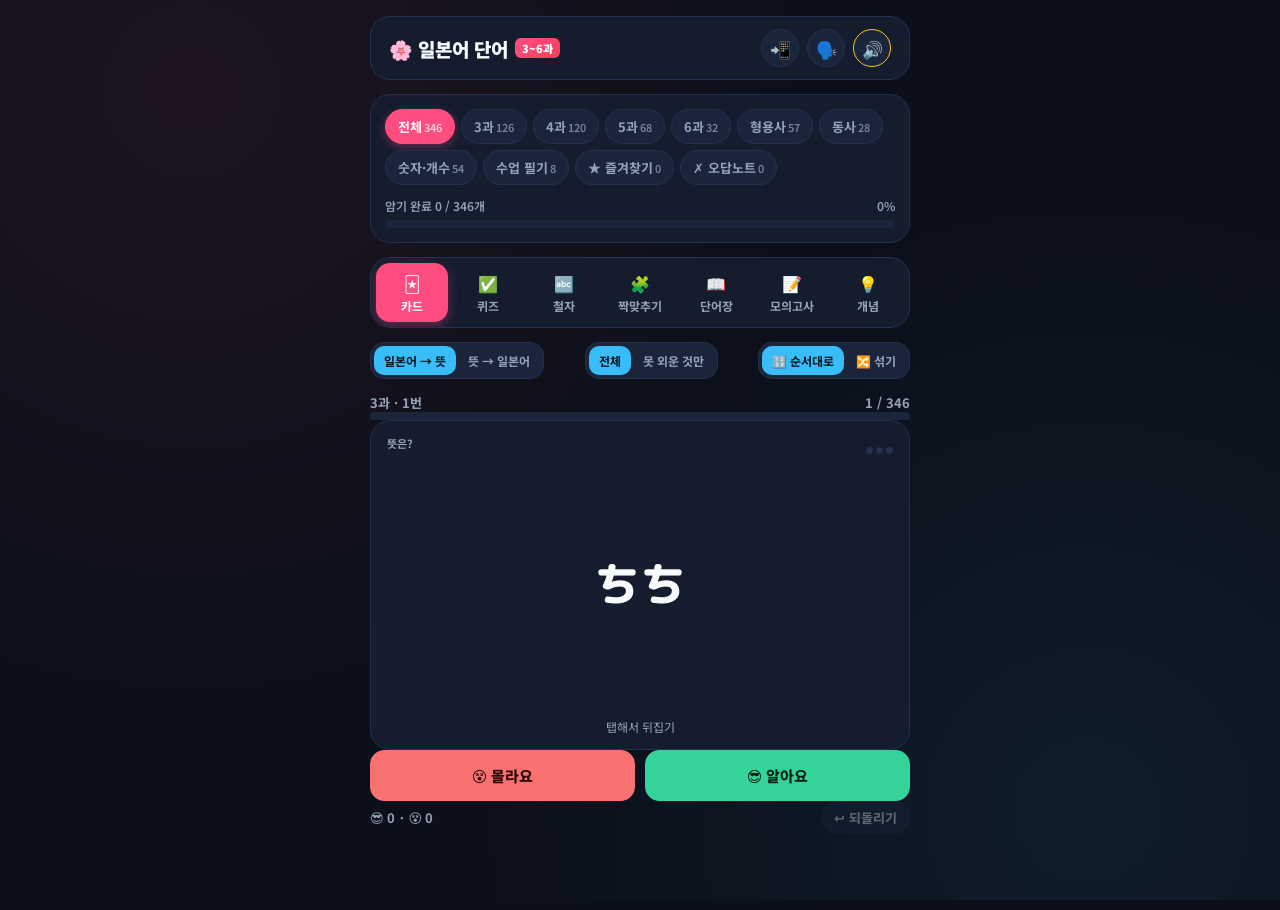
<file: index.html>
<!DOCTYPE html>
<html lang="ko">
<head>
  <meta charset="UTF-8">
  <meta name="viewport" content="width=device-width, initial-scale=1.0, maximum-scale=1.0, user-scalable=no">
  <title>일본어 단어 PRO - 3~6과 단어 암기</title>
  <meta name="theme-color" content="#0b0f19">
  <link rel="manifest" href="manifest.webmanifest">
  <link rel="icon" type="image/png" href="icons/favicon-64.png">
  <link rel="apple-touch-icon" href="icons/apple-touch-icon.png">
  <meta name="apple-mobile-web-app-capable" content="yes">
  <meta name="mobile-web-app-capable" content="yes">
  <meta name="apple-mobile-web-app-status-bar-style" content="black">
  <meta name="apple-mobile-web-app-title" content="일본어 단어">
  <link rel="preconnect" href="https://fonts.googleapis.com">
  <link rel="preconnect" href="https://fonts.gstatic.com" crossorigin>
  <link href="https://fonts.googleapis.com/css2?family=M+PLUS+Rounded+1c:wght@500;700;800&family=Noto+Sans+KR:wght@400;600;700;900&display=swap" rel="stylesheet">
  <style>
    :root {
      --bg: #0b0f19;
      --card: #141c2e;
      --inner: #1a253c;
      --border: #23314e;
      --primary: #ff4d80;
      --primary-glow: rgba(255, 77, 128, 0.35);
      --secondary: #38bdf8;
      --accent: #fbbf24;
      --success: #34d399;
      --danger: #f87171;
      --text: #f8fafc;
      --muted: #94a3b8;
      --r-lg: 20px;
      --r-md: 14px;
      --r-sm: 9px;
      --jp: 'M PLUS Rounded 1c', 'Noto Sans KR', sans-serif;
    }
    * { box-sizing: border-box; margin: 0; padding: 0; -webkit-tap-highlight-color: transparent; }
    body {
      background: var(--bg);
      background-image:
        radial-gradient(circle at 15% 10%, rgba(255, 77, 128, 0.08) 0%, transparent 45%),
        radial-gradient(circle at 85% 90%, rgba(56, 189, 248, 0.08) 0%, transparent 45%);
      background-attachment: fixed;
      color: var(--text);
      font-family: 'Noto Sans KR', -apple-system, system-ui, sans-serif;
      min-height: 100vh;
      display: flex; justify-content: center;
      padding: 16px;
      overflow-x: hidden;
    }
    button { font-family: inherit; cursor: pointer; }
    .app { width: 100%; max-width: 540px; display: flex; flex-direction: column; gap: 14px; padding-bottom: 60px; }
    .jp { font-family: var(--jp); word-break: normal; }
    /* 아이폰(사파리)은 keep-all이면 띄어쓰기 없는 일본어를 한 줄로 못 끊어서 칸 밖으로 삐져나와요 → 넘칠 때는 아무 데서나 줄바꿈 */
    html { -webkit-text-size-adjust: 100%; text-size-adjust: 100%; }
    .concept, .key, .ctbl td, .qa, .note, .row .m, .line .ja, .line .ko, .exam-q, .exam-opt { word-wrap: break-word; overflow-wrap: anywhere; }

    /* Header */
    header {
      display: flex; justify-content: space-between; align-items: center;
      background: var(--card); border: 1px solid var(--border);
      padding: 12px 18px; border-radius: var(--r-lg);
    }
    .logo { font-size: 19px; font-weight: 900; display: flex; align-items: center; gap: 7px; }
    .badge { background: linear-gradient(135deg, #ff4d80, #f43f5e); color: #fff; font-size: 11px; padding: 2px 7px; border-radius: 6px; }
    .icon-btn {
      background: var(--inner); border: 1px solid var(--border); color: var(--muted);
      width: 38px; height: 38px; border-radius: 50%; font-size: 17px;
    }
    .icon-btn.on { color: var(--accent); border-color: var(--accent); }
    .logo, .badge { white-space: nowrap; }
    @media (max-width: 400px) {
      header { padding: 10px 12px; gap: 8px; }
      .logo { font-size: 17px; gap: 5px; }
      .head-actions { gap: 5px; }
      .icon-btn { width: 34px; height: 34px; font-size: 15px; flex: 0 0 auto; }
    }
    @media (max-width: 340px) { .logo .badge { display: none; } }

    /* Scope & progress */
    .panel { background: var(--card); border: 1px solid var(--border); border-radius: var(--r-lg); padding: 14px; }
    .chips { display: flex; gap: 6px; flex-wrap: wrap; }
    .chip {
      background: var(--inner); border: 1px solid var(--border); color: var(--muted);
      padding: 7px 12px; border-radius: 999px; font-size: 13px; font-weight: 700;
    }
    .chip.active { background: var(--primary); border-color: var(--primary); color: #fff; box-shadow: 0 3px 10px var(--primary-glow); }
    .chip small { opacity: .75; font-weight: 600; margin-left: 2px; }
    .progress-row { display: flex; justify-content: space-between; font-size: 12px; color: var(--muted); margin: 12px 0 6px; font-weight: 600; }
    .bar { height: 8px; background: var(--inner); border-radius: 99px; overflow: hidden; }
    .bar > div { height: 100%; background: linear-gradient(90deg, var(--primary), var(--accent)); transition: width .4s; }

    /* Nav */
    nav {
      display: flex; gap: 4px; background: var(--card); border: 1px solid var(--border);
      border-radius: var(--r-lg); padding: 5px; overflow-x: auto; scrollbar-width: none;
    }
    nav::-webkit-scrollbar { display: none; }
    .nav-item {
      flex: 1; min-width: 46px; padding: 8px 1px; background: transparent; border: none;
      color: var(--muted); font-size: 12px; font-weight: 700; border-radius: var(--r-md);
      display: flex; flex-direction: column; align-items: center; gap: 2px; white-space: nowrap;
    }
    .nav-item i { font-style: normal; font-size: 16px; }
    .nav-item.active { background: var(--primary); color: #fff; box-shadow: 0 4px 12px var(--primary-glow); }

    .view { display: none; flex-direction: column; gap: 14px; animation: fade .25s; }
    .view.active { display: flex; }
    @keyframes fade { from { opacity: 0; transform: translateY(6px); } to { opacity: 1; transform: none; } }

    .toolbar { display: flex; gap: 6px; flex-wrap: wrap; align-items: center; justify-content: space-between; }
    .seg { display: flex; background: var(--inner); border: 1px solid var(--border); border-radius: var(--r-md); padding: 3px; gap: 2px; }
    .seg button { background: none; border: none; color: var(--muted); font-size: 12px; font-weight: 700; padding: 6px 10px; border-radius: 10px; }
    .seg button.active { background: var(--secondary); color: #04121c; }
    .small-note { font-size: 12px; color: var(--muted); }

    .btn {
      border: none; border-radius: var(--r-md); padding: 14px; font-size: 15px; font-weight: 800; color: #fff;
      background: var(--inner); border: 1px solid var(--border);
    }
    .btn.primary { background: var(--primary); border-color: var(--primary); box-shadow: 0 4px 14px var(--primary-glow); }
    .btn.good { background: var(--success); border-color: var(--success); color: #032018; }
    .btn.bad { background: var(--danger); border-color: var(--danger); color: #2a0606; }
    .btn-row { display: flex; gap: 10px; }
    .btn-row .btn { flex: 1; }

    /* Flashcard */
    .flash-wrap { perspective: 1200px; }
    .flash {
      position: relative; width: 100%; height: 330px; transform-style: preserve-3d;
      transition: transform .5s cubic-bezier(.4, .2, .2, 1); cursor: pointer;
    }
    .flash.flipped { transform: rotateY(180deg); }
    .face {
      position: absolute; inset: 0; backface-visibility: hidden; -webkit-backface-visibility: hidden;
      background: var(--card); border: 1px solid var(--border); border-radius: var(--r-lg);
      display: flex; flex-direction: column; align-items: center; justify-content: center; gap: 10px;
      padding: 22px; text-align: center;
    }
    .face.back { transform: rotateY(180deg); background: linear-gradient(160deg, #1a253c, #141c2e); }
    .face .tag { position: absolute; top: 14px; left: 16px; font-size: 11px; font-weight: 700; color: var(--muted); }
    .face .boxdots { position: absolute; top: 14px; right: 16px; }
    .big-word { font-size: 46px; font-weight: 800; line-height: 1.2; word-break: keep-all; }
    .kanji-sub { font-size: 22px; color: var(--secondary); font-weight: 700; }
    .meaning { font-size: 26px; font-weight: 900; word-break: keep-all; }
    .pron { font-size: 14px; color: var(--accent); font-weight: 700; }
    .pos { display: inline-block; font-size: 11px; font-weight: 800; padding: 3px 9px; border-radius: 99px; background: rgba(56,189,248,.15); color: var(--secondary); }
    .pos.adj-i { background: rgba(255,77,128,.15); color: var(--primary); }
    .pos.adj-na { background: rgba(251,191,36,.15); color: var(--accent); }
    .note { font-size: 13px; color: var(--muted); line-height: 1.5; word-break: keep-all; max-width: 420px; }
    .hint { font-size: 12px; color: var(--muted); position: absolute; bottom: 14px; }
    .speak {
      background: var(--inner); border: 1px solid var(--border); color: var(--text);
      border-radius: 99px; padding: 6px 12px; font-size: 13px; font-weight: 700;
    }
    .dots { display: inline-flex; gap: 3px; }
    .dots span { width: 7px; height: 7px; border-radius: 50%; background: var(--border); }
    .dots span.f { background: var(--success); }
    .done-box { text-align: center; padding: 34px 20px; display: flex; flex-direction: column; gap: 12px; align-items: center; }
    .done-box .emoji { font-size: 50px; }
    .done-box h3 { font-size: 20px; }
    .card-sub { display: flex; justify-content: space-between; align-items: center; font-size: 13px; color: var(--muted); font-weight: 700; }
    .speak:disabled { opacity: .35; }
    .wrong-list div[data-say] { cursor: pointer; }

    /* Quiz */
    .q-head { display: flex; justify-content: space-between; font-size: 13px; color: var(--muted); font-weight: 700; }
    .q-prompt { text-align: center; padding: 30px 16px; display: flex; flex-direction: column; gap: 8px; align-items: center; }
    .q-prompt .label { font-size: 12px; color: var(--muted); font-weight: 700; }
    .options { display: grid; grid-template-columns: 1fr 1fr; gap: 10px; }
    .opt {
      background: var(--card); border: 2px solid var(--border); color: var(--text);
      border-radius: var(--r-md); padding: 16px 10px; font-size: 15px; font-weight: 700; min-height: 70px;
      word-break: keep-all; line-height: 1.35;
    }
    .opt.jp-opt { font-family: var(--jp); font-size: 20px; }
    .opt.correct { border-color: var(--success); background: rgba(52,211,153,.15); }
    .opt.wrong { border-color: var(--danger); background: rgba(248,113,113,.15); }
    .opt:disabled { cursor: default; }
    .feedback { text-align: center; font-size: 13px; color: var(--muted); min-height: 20px; line-height: 1.5; }
    .wrong-list { text-align: left; width: 100%; display: flex; flex-direction: column; gap: 6px; }
    .wrong-list div { background: var(--inner); border-radius: var(--r-sm); padding: 9px 12px; font-size: 14px; display: flex; justify-content: space-between; gap: 8px; }

    /* Spell */
    .slots { display: flex; gap: 6px; justify-content: center; flex-wrap: wrap; min-height: 54px; }
    .slot {
      width: 46px; height: 52px; border-radius: var(--r-sm); border: 2px dashed var(--border);
      display: flex; align-items: center; justify-content: center; font-family: var(--jp); font-size: 24px; font-weight: 800;
      background: transparent; color: var(--text);
    }
    .slot.filled { border-style: solid; border-color: var(--secondary); background: rgba(56,189,248,.08); }
    .slots.ok .slot { border-color: var(--success); background: rgba(52,211,153,.15); }
    .slots.ng .slot { border-color: var(--danger); animation: shake .35s; }
    @keyframes shake { 25% { transform: translateX(-4px); } 75% { transform: translateX(4px); } }
    .tiles { display: flex; gap: 8px; justify-content: center; flex-wrap: wrap; }
    .tile {
      width: 52px; height: 52px; border-radius: var(--r-sm); background: var(--inner); border: 1px solid var(--border);
      color: var(--text); font-family: var(--jp); font-size: 24px; font-weight: 800;
    }
    .tile.used { opacity: .2; pointer-events: none; }

    /* Match */
    .match-grid { display: grid; grid-template-columns: 1fr 1fr; gap: 8px; }
    .mcard {
      background: var(--card); border: 2px solid var(--border); color: var(--text); border-radius: var(--r-md);
      padding: 12px 8px; min-height: 62px; font-size: 14px; font-weight: 700; word-break: keep-all; line-height: 1.3;
    }
    .mcard.jp-opt { font-family: var(--jp); font-size: 19px; }
    .mcard.sel { border-color: var(--secondary); background: rgba(56,189,248,.12); }
    .mcard.gone { opacity: 0; pointer-events: none; transition: opacity .3s; }
    .mcard.ng { border-color: var(--danger); animation: shake .35s; }

    /* List */
    .search {
      width: 100%; background: var(--inner); border: 1px solid var(--border); color: var(--text);
      border-radius: var(--r-md); padding: 11px 14px; font-size: 15px; font-family: inherit; outline: none;
    }
    .search:focus { border-color: var(--secondary); }
    select.search { padding: 9px 12px; font-size: 13px; width: auto; }
    .list { display: flex; flex-direction: column; gap: 6px; }
    .row {
      background: var(--card); border: 1px solid var(--border); border-radius: var(--r-md);
      padding: 11px 12px; display: grid; grid-template-columns: 34px 1fr auto; gap: 10px; align-items: center;
    }
    .row .num { font-size: 11px; color: var(--muted); text-align: center; font-weight: 700; }
    .row .num .src { display: block; font-size: 9px; font-weight: 600; opacity: .8; white-space: nowrap; }
    .row .w { font-family: var(--jp); font-size: 19px; font-weight: 800; cursor: pointer; }
    .row .w small { font-size: 13px; color: var(--secondary); margin-left: 6px; }
    .row .m { font-size: 13px; color: var(--muted); margin-top: 2px; word-break: keep-all; }
    .row .m b { color: var(--text); font-weight: 700; }
    .row .extra { grid-column: 2 / 4; font-size: 12px; color: var(--muted); line-height: 1.5; display: none; }
    .row.open .extra { display: block; }
    .row .acts { display: flex; gap: 4px; align-items: center; }
    .star { background: none; border: none; font-size: 19px; color: var(--border); }
    .star.on { color: var(--accent); }
    .wrong-mark { font-size: 10px; color: var(--danger); font-weight: 800; }
    .empty { text-align: center; color: var(--muted); padding: 30px; font-size: 14px; }

    /* Grammar */
    .concept details { background: var(--card); border: 1px solid var(--border); border-radius: var(--r-lg); overflow: hidden; }
    .concept summary { list-style: none; padding: 15px 16px; font-weight: 800; font-size: 15px; display: flex; align-items: center; gap: 8px; cursor: pointer; }
    .concept summary::-webkit-details-marker { display: none; }
    .concept summary::after { content: '▾'; margin-left: auto; color: var(--muted); transition: transform .2s; }
    .concept details[open] summary::after { transform: rotate(180deg); }
    .concept summary small { color: var(--muted); font-weight: 600; font-size: 12px; }
    .concept .body { padding: 0 16px 16px; display: flex; flex-direction: column; gap: 10px; font-size: 14px; color: var(--muted); line-height: 1.65; word-break: keep-all; }
    .concept .body b { color: var(--text); }
    .key { background: linear-gradient(160deg, rgba(255,77,128,.14), rgba(56,189,248,.08)); border: 1px solid var(--primary); border-radius: var(--r-lg); padding: 16px; }
    .key h3 { font-size: 16px; margin-bottom: 10px; }
    .key ol { padding-left: 20px; display: flex; flex-direction: column; gap: 8px; font-size: 14px; line-height: 1.6; word-break: keep-all; }
    .key b { color: var(--accent); }
    .rule { background: var(--inner); border-radius: var(--r-sm); padding: 10px 12px; color: var(--text); font-weight: 700; }
    .tbl-wrap { overflow-x: auto; }
    .ctbl { width: 100%; border-collapse: collapse; font-size: 13px; }
    .ctbl th, .ctbl td { border: 1px solid var(--border); padding: 7px 8px; text-align: left; vertical-align: middle; }
    .ctbl th { background: var(--inner); color: var(--muted); font-weight: 700; white-space: nowrap; }
    .ctbl td small { color: var(--muted); font-size: 11px; }
    .ctbl td.j { font-family: var(--jp); font-size: 15px; color: var(--text); font-weight: 700; white-space: nowrap; }
    .ctbl small.kr { font-family: 'Noto Sans KR', sans-serif; font-weight: 600; white-space: normal; }
    .ctbl small.f { color: var(--secondary); font-size: 12px; font-weight: 700; }
    .ctbl tr[data-say], .ctbl td[data-say] { cursor: pointer; }
    .ctbl.num td { font-size: 12px; color: var(--muted); }
    .ctbl.num td .jp { font-size: 16px; font-weight: 700; color: var(--text); }
    .ctbl.num td.hot, .ctbl.num td.hot .jp { color: var(--primary); }
    .concept em { font-style: normal; color: var(--primary); }
    .say { cursor: pointer; color: var(--text); font-weight: 700; }
    .ox { display: grid; gap: 6px; }
    .ox div { background: var(--inner); border-radius: var(--r-sm); padding: 9px 12px; font-family: var(--jp); font-size: 15px; color: var(--text); }
    .x { text-decoration: line-through; text-decoration-color: var(--danger); color: var(--muted) !important; }
    .adj-chips { display: flex; flex-wrap: wrap; gap: 6px; }
    .adj-chips button { background: var(--inner); border: 1px solid var(--border); color: var(--text); border-radius: 99px; padding: 6px 11px; font-size: 15px; font-family: var(--jp); font-weight: 700; }
    .adj-chips button small { font-family: 'Noto Sans KR', sans-serif; color: var(--muted); font-size: 11px; margin-left: 5px; font-weight: 600; }
    .ex-list { display: flex; flex-direction: column; gap: 8px; }
    .ex-item { background: var(--inner); border-radius: var(--r-md); padding: 12px; display: flex; flex-direction: column; gap: 8px; }
    .ex-item .kq { color: var(--text); font-weight: 700; }
    .ex-item .jp { font-size: 16px; color: var(--text); font-weight: 700; }
    .ex-item .reveal { align-self: flex-start; }
    .pick { display: flex; gap: 8px; flex-wrap: wrap; }
    .pick button { flex: 1; min-width: 130px; background: var(--card); border: 2px solid var(--border); color: var(--text); border-radius: var(--r-sm); padding: 10px; font-family: var(--jp); font-size: 15px; font-weight: 700; }
    .pick button.correct { border-color: var(--success); background: rgba(52,211,153,.15); }
    .pick button.wrong { border-color: var(--danger); background: rgba(248,113,113,.15); }
    .why { font-size: 13px; color: var(--muted); }
    .concept .ex { display: flex; flex-direction: column; gap: 6px; }
    .concept .ex > div { background: var(--inner); border-radius: var(--r-sm); padding: 10px 12px; cursor: pointer; }
    .concept .ex .j { font-family: var(--jp); font-size: 17px; font-weight: 700; color: var(--text); }
    .concept .ex .k { font-size: 12px; color: var(--muted); margin-top: 2px; }
    .opt.jp-opt.long { font-size: 16px; }
    .options { grid-template-columns: repeat(2, minmax(0, 1fr)); }
    .opt { min-width: 0; overflow-wrap: anywhere; }
    .opt.jp-opt { word-break: normal; }
    .match-grid { grid-template-columns: repeat(2, minmax(0, 1fr)); }
    .mcard { min-width: 0; overflow-wrap: anywhere; }
    .mcard.jp-opt { word-break: normal; }
    .row .w, .big-word, .meaning { overflow-wrap: anywhere; }
    /* 좁은 화면: 표 안 글자를 줄바꿈해서 칸이 넘치지 않게 */
    .ctbl td { overflow-wrap: anywhere; }
    .ctbl .jp, .ctbl td.j { word-break: normal; }
    @media (max-width: 400px) {
      .ctbl td.j, .ctbl th, .ctbl small.f { white-space: normal; overflow-wrap: anywhere; }
      .ctbl td, .ctbl th { padding: 6px 5px; }
      .concept .body { padding: 0 12px 14px; }
      .concept summary { padding: 14px 12px; }
    }
    .seg { flex-wrap: wrap; }

    /* 본문 */
    .toggles { display: flex; gap: 6px; flex-wrap: wrap; }
    .tog { background: var(--inner); border: 1px solid var(--border); color: var(--muted); border-radius: 99px; padding: 7px 12px; font-size: 12px; font-weight: 700; }
    .tog.on { background: var(--secondary); border-color: var(--secondary); color: #04121c; }
    .btn.slim { padding: 9px 14px; font-size: 13px; }
    .goal { display: flex; flex-wrap: wrap; gap: 6px; }
    .goal div { background: var(--inner); border: 1px solid var(--border); border-radius: 99px; padding: 6px 12px; font-size: 12px; color: var(--muted); cursor: pointer; }
    .goal b { font-family: var(--jp); color: var(--text); margin-left: 4px; font-size: 14px; }
    .lines { display: flex; flex-direction: column; gap: 8px; }
    .line { background: var(--card); border: 1px solid var(--border); border-radius: var(--r-md); padding: 12px; display: grid; grid-template-columns: 74px 1fr; gap: 10px; align-items: start; cursor: pointer; transition: border-color .2s, background .2s; }
    .line.playing { border-color: var(--secondary); background: rgba(56,189,248,.1); }
    .line .who { display: flex; flex-direction: column; gap: 4px; align-items: flex-start; }
    .line .num { color: var(--muted); font-size: 15px; }
    .spk { font-size: 11px; font-weight: 800; padding: 3px 8px; border-radius: 99px; background: var(--inner); color: var(--muted); white-space: nowrap; }
    .spk.s1 { color: var(--secondary); background: rgba(56,189,248,.14); }
    .spk.s2 { color: var(--primary); background: rgba(255,77,128,.14); }
    .spk.s3 { color: var(--accent); background: rgba(251,191,36,.14); }
    .spk.s4 { color: var(--success); background: rgba(52,211,153,.14); }
    .spk.s5 { color: #c4b5fd; background: rgba(167,139,250,.16); }
    .spk.s6 { color: var(--text); background: rgba(148,163,184,.18); }
    .line .lt { min-width: 0; }
    .line .ja { font-size: 18px; font-weight: 700; line-height: 1.5; word-break: keep-all; overflow-wrap: anywhere; }
    .line .ko { font-size: 13px; color: var(--muted); margin-top: 3px; line-height: 1.5; word-break: keep-all; }
    .lines.hide-jp .line:not(.peek) .ja, .lines.hide-kr .line:not(.peek) .ko { filter: blur(7px); user-select: none; }
    .story-box { display: flex; flex-direction: column; gap: 10px; }
    .story-box h4 { font-size: 15px; }
    .story-box h4 small { font-size: 11px; color: var(--muted); font-weight: 600; margin-left: 6px; }
    .qa { background: var(--inner); border-radius: var(--r-sm); padding: 10px 12px; display: flex; flex-direction: column; gap: 8px; font-size: 14px; word-break: keep-all; }
    .qa .speak { align-self: flex-start; }
    .qa-a { color: var(--success); font-weight: 700; font-family: var(--jp); }
    .note-line { background: var(--inner); border-radius: var(--r-sm); padding: 10px 12px; cursor: pointer; }
    .note-line .jp { font-size: 17px; font-weight: 700; }
    .note-line .ko { font-size: 12px; color: var(--muted); margin-top: 2px; }
    .point { display: flex; flex-direction: column; gap: 2px; font-size: 13px; color: var(--muted); line-height: 1.5; word-break: keep-all; padding-bottom: 8px; border-bottom: 1px dashed var(--border); }
    .point:last-child { border-bottom: none; padding-bottom: 0; }
    .point b { color: var(--text); font-size: 15px; }

    /* 개념 탭 추가 */
    .group-label { font-size: 12px; font-weight: 800; color: var(--muted); letter-spacing: .08em; margin: 6px 4px -4px; }
    .dots-list { padding-left: 18px; display: flex; flex-direction: column; gap: 4px; }
    .ctbl.count td { text-align: center; }
    .ctbl.tight th { white-space: normal; font-size: 11px; }
    .ctbl.tight td { padding: 6px 5px; }
    .ctbl.tight td.j { font-size: 13px; white-space: normal; word-break: normal; overflow-wrap: anywhere; }
    .passage { background: var(--card); border: 1px solid var(--border); border-radius: var(--r-sm); padding: 10px 12px; font-size: 15px; line-height: 1.7; color: var(--text); font-weight: 600; cursor: pointer; word-break: keep-all; overflow-wrap: anywhere; }
    .kr-trans { margin-top: 6px; font-size: 12px; color: var(--muted); line-height: 1.6; }
    .speak.listen { align-self: flex-start; }
    .pick.mc { flex-direction: column; }
    .pick.mc button { font-family: 'Noto Sans KR', sans-serif; font-size: 14px; text-align: left; min-width: 0; }
    .pick.ox-pick button { font-family: 'Noto Sans KR', sans-serif; }
    .ex-item .shown { font-size: 16px; color: var(--text); font-weight: 700; }

    /* 설치 안내 */
    .head-actions { display: flex; gap: 8px; align-items: center; }
    .offline-badge { font-size: 11px; font-weight: 700; color: var(--success); display: none; }
    .offline-badge.show { display: inline; }
    .install-panel { display: none; flex-direction: column; gap: 8px; font-size: 13px; color: var(--muted); line-height: 1.6; }
    .install-panel.show { display: flex; }
    .install-panel b { color: var(--text); }
    .vrow { display: flex; align-items: center; gap: 10px; }
    .vrow > span { flex: 0 0 82px; white-space: nowrap; }
    .vrow select, .vrow input { flex: 1; min-width: 0; }
    .vrow[hidden] { display: none; }
    .vcheck { display: flex; align-items: center; gap: 6px; font-size: 12px; }
    .vfound { font-size: 12px; overflow-wrap: anywhere; }
    .vpresets { display: grid; grid-template-columns: repeat(3, minmax(0, 1fr)); gap: 6px; }
    .vpresets button { background: var(--inner); color: var(--text); border: 1px solid var(--border); border-radius: var(--r-sm); padding: 9px 4px; font-size: 13px; font-weight: 700; }
    .vpresets button.active { border-color: var(--primary); background: rgba(255,77,128,.18); }
    .vrow select { background: var(--inner); color: var(--text); border: 1px solid var(--border); border-radius: var(--r-sm); padding: 8px; font: inherit; }
    .vrow input[type=range] { accent-color: var(--primary); }

    /* EXAM-CSS-START */
    /* 모의고사 */
    .exam-head { display: flex; flex-direction: column; gap: 8px; }
    .exam-title { font-size: 18px; font-weight: 900; }
    .exam-title small { font-size: 12px; color: var(--muted); font-weight: 600; margin-left: 6px; }
    .exam-score { font-size: 15px; font-weight: 800; color: var(--muted); }
    .exam-score b { font-size: 34px; color: var(--accent); }
    .exam-secs { display: grid; grid-template-columns: repeat(2, minmax(0, 1fr)); gap: 6px; }
    .exam-secs div { background: var(--inner); border-radius: var(--r-sm); padding: 7px 10px; display: flex; justify-content: space-between; gap: 6px; font-size: 12px; color: var(--muted); }
    .exam-secs div b { color: var(--success); }
    .exam-secs div.weak b { color: var(--danger); }
    .exam-tools { display: flex; gap: 6px; flex-wrap: wrap; }
    .exam-list { display: flex; flex-direction: column; gap: 10px; }
    .exam-sec { font-size: 12px; font-weight: 800; color: var(--secondary); letter-spacing: .04em; margin: 6px 4px -2px; }
    .exam-q { background: var(--card); border: 1px solid var(--border); border-radius: var(--r-md); padding: 14px; display: flex; flex-direction: column; gap: 10px; }
    .exam-q.ok { border-color: rgba(52,211,153,.45); }
    .exam-q.ng { border-color: rgba(248,113,113,.6); }
    .eq-head { display: flex; gap: 8px; align-items: flex-start; font-weight: 700; font-size: 15px; line-height: 1.55; font-family: var(--jp); }
    .eq-no { flex: none; min-width: 30px; height: 24px; border-radius: 8px; background: var(--inner); color: var(--muted); font-size: 12px; display: flex; align-items: center; justify-content: center; }
    .eq-text { flex: 1; min-width: 0; word-break: keep-all; overflow-wrap: anywhere; }
    .eq-mark { flex: none; font-size: 17px; }
    .eq-box { background: var(--inner); border-radius: var(--r-sm); padding: 10px 12px; white-space: pre-wrap; font-family: var(--jp); font-size: 15px; line-height: 1.75; color: var(--text); word-break: keep-all; overflow-wrap: anywhere; }
    .eq-opts { display: flex; flex-direction: column; gap: 6px; }
    .eq-opts button { display: flex; gap: 8px; text-align: left; background: var(--inner); border: 2px solid transparent; color: var(--text); border-radius: var(--r-sm); padding: 9px 11px; font-family: var(--jp); font-size: 15px; line-height: 1.5; word-break: keep-all; overflow-wrap: anywhere; }
    .eq-opts button span:last-child { min-width: 0; }
    .eq-opts button .n { flex: none; color: var(--muted); font-weight: 800; }
    .eq-opts button.sel { border-color: var(--secondary); background: rgba(56,189,248,.13); }
    .eq-opts button.sel .n { color: var(--secondary); }
    .eq-opts button.right { border-color: var(--success); background: rgba(52,211,153,.14); }
    .eq-opts button.wrong { border-color: var(--danger); background: rgba(248,113,113,.14); }
    .eq-opts button:disabled { cursor: default; }
    .eq-exp { font-size: 13px; color: var(--muted); line-height: 1.6; word-break: keep-all; overflow-wrap: anywhere; }
    .eq-exp b { color: var(--success); }
    .exam-bar { position: sticky; bottom: 10px; z-index: 5; display: flex; gap: 8px; align-items: center; justify-content: space-between; background: rgba(20,28,46,.97); border: 1px solid var(--border); border-radius: var(--r-lg); padding: 10px 12px; box-shadow: 0 8px 24px rgba(0,0,0,.45); font-size: 13px; font-weight: 700; color: var(--muted); }
    .exam-parts { display: grid; grid-template-columns: repeat(5, minmax(0, 1fr)); gap: 5px; }
    .exam-parts button { display: flex; flex-direction: column; align-items: center; gap: 1px; background: var(--inner); border: 2px solid transparent; color: var(--text); border-radius: var(--r-sm); padding: 7px 2px; min-width: 0; }
    .exam-parts button b { font-size: 14px; }
    .exam-parts button small { font-size: 10px; color: var(--muted); white-space: nowrap; }
    .exam-parts button.active { border-color: var(--primary); background: rgba(255,77,128,.16); }
    .exam-parts button.done small:last-child { color: var(--success); font-weight: 700; }
    .exam-sub { font-size: 16px; font-weight: 900; margin-top: 2px; }
    .exam-sub small { font-size: 12px; color: var(--muted); font-weight: 600; margin-left: 4px; }
    .exam-head .small-note b { color: var(--accent); }
    /* EXAM-CSS-END */
    .toast {
      position: fixed; bottom: 22px; left: 50%; transform: translateX(-50%) translateY(80px);
      background: var(--inner); border: 1px solid var(--border); color: var(--text);
      padding: 10px 18px; border-radius: 99px; font-size: 13px; font-weight: 700; transition: transform .3s; z-index: 10;
      max-width: calc(100% - 32px); text-align: center; opacity: 0;
    }
    .toast.show { transform: translateX(-50%) translateY(0); opacity: 1; }

    @media (max-width: 400px) {
      body { padding: 12px; }
      .big-word { font-size: 38px; }
      .opt { font-size: 14px; }
    }
  </style>
</head>
<body>
<div class="app">
  <header>
    <div class="logo">🌸 일본어 단어 <span class="badge">3~6과</span></div>
    <div class="head-actions">
      <span class="offline-badge" id="offlineBadge">✓ 오프라인</span>
      <button class="icon-btn" id="installBtn" title="앱으로 설치 · 오프라인 사용" aria-label="앱으로 설치하는 방법">📲</button>
      <button class="icon-btn" id="voiceBtn" title="목소리 바꾸기" aria-label="목소리 설정">🗣️</button>
      <button class="icon-btn" id="soundBtn" title="자동 발음">🔊</button>
    </div>
  </header>

  <div class="panel install-panel" id="voicePanel">
    <div><b>🗣️ 목소리 설정</b> <small>누르면 바로 들려줘요</small></div>
    <div class="vpresets" id="voicePresets">
      <button data-p="base">🙂 기본</button>
      <button data-p="high">👧 높은 목소리</button>
      <button data-p="low">👨 낮은 목소리</button>
      <button data-p="kid">🧒 아이 목소리</button>
      <button data-p="slow">🐢 천천히</button>
      <button data-p="fast">🐇 빠르게</button>
    </div>
    <label class="vrow" id="voiceRow"><span>폰 목소리</span><select id="voiceSelect"></select></label>
    <label class="vcheck"><input type="checkbox" id="voiceAll"> 일본어가 아닌 목소리까지 모두 보기</label>
    <div class="vfound" id="voiceFound"></div>
    <label class="vrow"><span>빠르기 <b id="rateVal"></b></span><input type="range" id="rateRange" min="0.5" max="1.3" step="0.05"></label>
    <label class="vrow"><span>높낮이 <b id="pitchVal"></b></span><input type="range" id="pitchRange" min="0.5" max="1.8" step="0.1"></label>
    <button class="btn primary slim" id="voiceTest">▶ 들어 보기</button>
    <div id="voiceHelp"></div>
  </div>

  <div class="panel install-panel" id="installPanel">
    <div><b>📲 앱으로 설치하면 인터넷 없이도 열려요</b></div>
    <div id="installStatus">확인하는 중…</div>
    <div><b>아이폰 (Safari)</b>: 아래쪽 공유 버튼(□↑) → <b>홈 화면에 추가</b> → 홈 화면의 아이콘으로 열기</div>
    <div><b>안드로이드 (Chrome)</b>: 오른쪽 위 메뉴(⋮) → <b>앱 설치</b> 또는 <b>홈 화면에 추가</b></div>
    <div>처음 한 번은 인터넷이 연결된 상태에서 열어 주세요. 그다음부터는 비행기 모드에서도 열리고, 외운 기록은 이 기기에 저장돼요.</div>
    <button class="btn primary slim" id="installNow" hidden>지금 설치하기</button>
  </div>

  <div class="panel">
    <div class="chips" id="scopeChips"></div>
    <div class="progress-row"><span id="progressText"></span><span id="progressPct"></span></div>
    <div class="bar"><div id="progressBar"></div></div>
  </div>

  <nav>
    <button class="nav-item active" data-tab="cards"><i>🃏</i>카드</button>
    <button class="nav-item" data-tab="quiz"><i>✅</i>퀴즈</button>
    <button class="nav-item" data-tab="spell"><i>🔤</i>철자</button>
    <button class="nav-item" data-tab="match"><i>🧩</i>짝맞추기</button>
    <button class="nav-item" data-tab="list"><i>📖</i>단어장</button>
    <button class="nav-item" data-tab="exam"><i>📝</i>모의고사</button>
    <button class="nav-item" data-tab="grammar"><i>💡</i>개념</button>
  </nav>

  <!-- 카드 -->
  <section class="view active" id="view-cards">
    <div class="toolbar">
      <div class="seg" id="cardFrontSeg">
        <button data-v="jp">일본어 → 뜻</button>
        <button data-v="kr">뜻 → 일본어</button>
      </div>
      <div class="seg" id="cardFilterSeg">
        <button data-v="all">전체</button>
        <button data-v="todo">못 외운 것만</button>
      </div>
      <div class="seg" id="cardOrderSeg">
        <button data-v="order">🔢 순서대로</button>
        <button data-v="shuffle">🔀 섞기</button>
      </div>
    </div>
    <div id="cardArea"></div>
  </section>

  <!-- 퀴즈 -->
  <section class="view" id="view-quiz">
    <div class="toolbar">
      <div class="seg" id="quizModeSeg">
        <button data-v="jp2kr">일 → 뜻</button>
        <button data-v="kr2jp">뜻 → 일</button>
        <button data-v="kanji">한자 → 읽기</button>
        <button data-v="conj">형용사 활용</button>
        <button data-v="price">가격 읽기</button>
        <button data-v="aru">있다·위치</button>
        <button data-v="vgroup">동사 그룹</button>
        <button data-v="masu">ます형</button>
      </div>
    </div>
    <div id="quizArea"></div>
  </section>

  <!-- 철자 -->
  <section class="view" id="view-spell">
    <div class="small-note">뜻을 보고 글자 타일을 순서대로 눌러 단어를 완성하세요. 채운 칸을 누르면 지워져요.</div>
    <div id="spellArea"></div>
  </section>

  <!-- 짝맞추기 -->
  <section class="view" id="view-match">
    <div id="matchArea"></div>
  </section>

  <!-- 단어장 -->
  <section class="view" id="view-list">
    <input class="search" id="searchInput" placeholder="단어·뜻·발음 검색 (예: ねこ, 고양이, 네코)">
    <div class="toolbar">
      <select class="search" id="posFilter"></select>
      <span class="small-note" id="listCount"></span>
    </div>
    <div class="list" id="wordList"></div>
  </section>

  <!-- 모의고사 -->
  <section class="view" id="view-exam">
    <div class="toolbar">
      <div class="seg" id="examSeg">
        <button data-v="1">1회 기초</button>
        <button data-v="2">2회 최상위</button>
        <button data-v="3">3회 어법</button>
        <button data-v="4">4회 문화</button>
      </div>
    </div>
    <div id="examArea"></div>
  </section>

  <!-- 개념 -->
  <section class="view concept" id="view-grammar">
    <div class="key">
      <h3>⭐ 시험 전에 꼭 알아야 할 핵심 10가지</h3>
      <ol>
        <li>형용사는 두 종류예요. 기본형 끝이 <span class="jp">い</span>면 <b>い형용사</b>, <span class="jp">だ</span>면 <b>な형용사</b>.</li>
        <li><b>い형용사</b>: 정중형은 <span class="jp">+です</span>, 수식형은 그대로 + 명사, 부정·과거는 끝의 <span class="jp">い</span>를 자르고 <span class="jp">くないです / かったです</span>.</li>
        <li><b>な형용사</b>: <span class="jp">だ</span>를 지우고 <span class="jp">です / じゃないです / でした</span>. 명사를 꾸밀 때만 <span class="jp">だ → な</span>.</li>
        <li><b>함정</b>: <span class="jp">きれいだ・ゆうめいだ・きらいだ</span>는 な형용사. <b>예외</b>: <span class="jp">いい</span>는 <span class="jp">よくない・よかった</span>.</li>
        <li><b>가족 호칭</b>: 남에게 <b>내 가족</b>은 <span class="jp">ちち・はは</span>, <b>남의 가족</b>은 <span class="jp">おとうさん・おかあさん</span>.</li>
        <li><b>인사말 짝꿍</b>: <span class="jp">いってきます ↔ いってらっしゃい</span>, <span class="jp">ただいま ↔ おかえり</span>, <span class="jp">おじゃまします ↔ いらっしゃい</span>.</li>
        <li><b>개수</b>: <span class="jp">ひとつ・ふたつ・みっつ・よっつ・いつつ</span>. 주문은 <span class="jp">ももを ひとつ ください</span>.</li>
        <li><b>숫자 발음 변화</b>: <span class="jp">300 さんびゃく・600 ろっぴゃく・800 はっぴゃく・3000 さんぜん・8000 はっせん</span>, 10000은 <span class="jp">いちまん</span>. 값은 <span class="jp">～は いくらですか</span>.</li>
        <li><b>비교</b>: <span class="jp">Aと Bと どちらが いいですか</span> → <span class="jp">Bの ほうが いいです</span>.</li>
        <li><b>축하·감사</b>: <span class="jp">たんじょうび おめでとう / ありがとう</span>, 정중하게는 <span class="jp">～ございます</span>. 편지는 받는 사람 <span class="jp">～へ</span>(발음 [e]), 보내는 사람 <span class="jp">～より</span>.</li>
      </ol>
    </div>

    <div class="key">
      <h3>⭐ 5과 · 6과(동사) 핵심 8가지</h3>
      <ol>
        <li><b>위치</b>: <span class="jp">うえ・した・なか・となり・ひだり・みぎ・まえ・うしろ</span> + <span class="jp">に</span></li>
        <li><b>있다</b>: 사물·식물은 <span class="jp">あります</span>, 사람·동물은 <span class="jp">います</span>. 꽃(はな)은 あります!</li>
        <li><b>장소</b>: <span class="jp">トイレは どこですか</span> → <span class="jp">コンビニの となりに あります</span></li>
        <li><b>선택</b>: <span class="jp">何に しますか</span> → <span class="jp">そばに します</span></li>
        <li><b>연결형</b>: い → <span class="jp">くて</span>, だ → <span class="jp">で</span> (いい → よくて). 6과에서는 "~해서" 이유로도 써요</li>
        <li><b>부정</b>: <span class="jp">くないです(=く ありません) / じゃないです(=じゃ ありません)</span>. <span class="jp">あまり·ぜんぜん</span> 뒤엔 부정. <span class="jp">とくいだ</span>는 な형용사</li>
        <li><b>동사 그룹</b>: 1그룹(る가 아님 / る 앞 あ·う·お단), 2그룹(る 앞 い·え단), 3그룹(<span class="jp">する・来る</span>)</li>
        <li><b>ます형</b>: 1그룹 う단 → い단 + ます, 2그룹 る → ます, <span class="jp">来る → きます, する → します</span>, 과거 <span class="jp">ました</span>. "~를 만나다"는 <span class="jp">～に 会う</span></li>
      </ol>
    </div>

    <div class="group-label">문법</div>

    <details>
      <summary>① 형용사 두 종류 구별하기</summary>
      <div class="body">
        <p>끝 글자만 보면 돼요. 끝 글자가 무엇이냐에 따라 활용(변신) 규칙이 완전히 달라져요.</p>
        <div class="tbl-wrap"><table class="ctbl">
          <tr><th>い형용사</th><th>な형용사</th></tr>
          <tr><td>기본형이 <b class="jp">~い</b>로 끝남</td><td>기본형이 <b class="jp">~だ</b>로 끝남</td></tr>
          <tr><td class="j" data-say="まるい">まるい・かわいい</td><td class="j" data-say="すきだ">すきだ・きれいだ</td></tr>
        </table></div>
        <p>이 앱에 들어 있는 형용사 전부예요. 누르면 아래 <b>⑦ 활용표</b>가 바로 나와요.</p>
        <div><b>い형용사</b></div><div class="adj-chips" id="adjIChips"></div>
        <div><b>な형용사</b></div><div class="adj-chips" id="adjNaChips"></div>
      </div>
    </details>

    <details>
      <summary>② い형용사 활용 <small>예: かわいい</small></summary>
      <div class="body">
        <div class="rule">정중형·수식형은 그대로 붙이고, 부정형·과거형은 끝의 <span class="jp">い</span>를 잘라요!</div>
        <div id="iTable"></div>
        <div class="ex">
          <div data-say="おおきい かさ"><div class="j">おおきい - おおきいです - おおきい かさ</div><div class="k">크다 - 큽니다 - 큰 우산 (지도서 예문)</div></div>
          <div data-say="おもしろかったです"><div class="j">おもしろい - おもしろかった - おもしろかったです</div><div class="k">재미있다 - 재미있었다 - 재미있었습니다</div></div>
        </div>
        <p>빨간 글자가 바뀌는 부분이에요. 줄을 누르면 발음을 들을 수 있어요.</p>
      </div>
    </details>

    <details>
      <summary>③ な형용사 활용 <small>예: きれいだ</small></summary>
      <div class="body">
        <div class="rule">활용할 때는 끝의 <span class="jp">だ</span>를 지워요! 명사를 꾸밀 때는 <span class="jp">だ</span>가 <span class="jp">な</span>로 바뀌어요. (그래서 이름이 な형용사)</div>
        <div id="naTable"></div>
        <div class="ex">
          <div data-say="しんせつな せんせい"><div class="j">しんせつだ - しんせつです - しんせつな せんせい</div><div class="k">친절하다 - 친절합니다 - 친절한 선생님 (지도서 예문)</div></div>
          <div data-say="きれいでした"><div class="j">きれいだ - きれいだった - きれいでした</div><div class="k">깨끗하다 - 깨끗했다 - 깨끗했습니다</div></div>
        </div>
        <p><span class="jp">じゃないです</span>는 <span class="jp">ではありません</span>과 같은 뜻이에요. (더 딱딱한 말)</p>
      </div>
    </details>

    <details>
      <summary>④ 명사는 な형용사와 쌍둥이</summary>
      <div class="body">
        <p>명사 뒤에 <span class="jp">だ</span>를 붙이면 "~이다"가 돼요. (서술격 조사) 활용 방법은 な형용사와 똑같아요.</p>
        <div class="tbl-wrap"><table class="ctbl tight">
          <tr><th>형태</th><th>명사 (がくせい 학생)</th><th>な형용사 (ひまだ)</th></tr>
          <tr data-say="がくせいだ"><td style="white-space:nowrap">기본형</td><td class="j">がくせいだ</td><td class="j">ひまだ</td></tr>
          <tr data-say="がくせいです"><td>정중형</td><td class="j">がくせい<em>です</em></td><td class="j">ひま<em>です</em></td></tr>
          <tr data-say="がくせいじゃないです"><td>부정형</td><td class="j">がくせい<em>じゃないです</em></td><td class="j">ひま<em>じゃないです</em></td></tr>
          <tr data-say="がくせいでした"><td>과거형</td><td class="j">がくせい<em>でした</em></td><td class="j">ひま<em>でした</em></td></tr>
        </table></div>
        <p>다른 건 <b>수식형 하나뿐</b>이에요. な형용사는 <span class="jp">な</span>를 붙여요. (<span class="jp">ひまな ひと</span> 한가한 사람)</p>
      </div>
    </details>

    <details>
      <summary>⑤ 함정 주의! 자주 틀리는 활용</summary>
      <div class="body">
        <p>겉보기엔 い가 들어 있지만 기본형이 <b class="jp">だ</b>로 끝나요. 그래서 な형용사예요.</p>
        <div class="tbl-wrap"><table class="ctbl">
          <tr data-say="きれいだ"><td class="j">きれいだ</td><td>예쁘다, 깨끗하다</td></tr>
          <tr data-say="ゆうめいだ"><td class="j">ゆうめいだ</td><td>유명하다</td></tr>
          <tr data-say="きらいだ"><td class="j">きらいだ</td><td>싫어하다</td></tr>
          <tr data-say="ていねいだ"><td class="j">ていねいだ</td><td>정중하다 (지도서 보충)</td></tr>
        </table></div>
        <p><b>시험 단골 문제</b></p>
        <div class="ox">
          <div class="x">✕ きれい へや</div><div>○ きれいな へや</div>
          <div class="x">✕ きれくないです</div><div>○ きれいじゃないです</div>
          <div class="x">✕ きれかったです</div><div>○ きれいでした</div>
        </div>
        <p><b>반대 실수도 조심</b>: い형용사에 な형용사 규칙을 쓰면 틀려요. (4과 확인하기 문제)</p>
        <div class="ox">
          <div class="x">✕ おいしいかったです</div><div>○ おいしかったです (い를 빼고 かった)</div>
          <div class="x">✕ うれしいでした</div><div>○ うれしかったです</div>
          <div class="x">✕ にぎやかったです</div><div>○ にぎやかでした (な형용사는 でした)</div>
          <div class="x">✕ ちいさいじゃないです</div><div>○ ちいさくないです</div>
        </div>
      </div>
    </details>

    <details>
      <summary>⑥ 심화: いい 예외 · 과거 부정형 · 반말</summary>
      <div class="body">
        <p><b>いい(좋다)는 활용할 때 よい로 바뀌어요.</b></p>
        <div class="tbl-wrap"><table class="ctbl">
          <tr data-say="いいです"><td class="j">いいです</td><td>좋습니다</td></tr>
          <tr data-say="よくないです"><td class="j"><em>よ</em>くないです</td><td>좋지 않습니다</td></tr>
          <tr data-say="よかったです"><td class="j"><em>よ</em>かったです</td><td>좋았습니다</td></tr>
        </table></div>
        <div class="ox"><div class="x">✕ いくないです</div><div class="x">✕ いかったです</div></div>
        <p><b>과거 부정형</b> (~지 않았습니다)</p>
        <div class="tbl-wrap"><table class="ctbl tight">
          <tr><th></th><th>공식</th><th>예</th></tr>
          <tr data-say="おもしろくなかったです"><td>い형용사</td><td class="j">い → くなかったです</td><td class="j">おもしろくなかったです</td></tr>
          <tr data-say="ひまじゃなかったです"><td>な형용사</td><td class="j">だ → じゃなかったです</td><td class="j">ひまじゃなかったです</td></tr>
        </table></div>
        <p>왜 이렇게 될까요? <span class="jp">くない</span>, <span class="jp">じゃない</span>가 <b>い로 끝나니까</b> い형용사처럼 い를 자르고 <span class="jp">かった</span>를 붙인 거예요.</p>
        <p><b>반말(보통형)</b>은 <span class="jp">です</span>를 빼면 돼요. 단, な형용사 과거 반말은 <span class="jp">だった</span>.</p>
        <div class="tbl-wrap"><table class="ctbl">
          <tr data-say="すきじゃない"><td class="j">すきじゃない</td><td>안 좋아해</td></tr>
          <tr data-say="すきだった"><td class="j">すきだった</td><td>좋아했어</td></tr>
          <tr data-say="かわいくない"><td class="j">かわいくない</td><td>안 귀여워</td></tr>
          <tr data-say="かわいかった"><td class="j">かわいかった</td><td>귀여웠어</td></tr>
        </table></div>
      </div>
    </details>

    <details id="conjDetails">
      <summary>⑦ 활용표 만들기 <small>형용사를 고르면 자동 완성</small></summary>
      <div class="body">
        <select class="search" id="conjSelect" aria-label="형용사 선택"></select>
        <div id="conjOut"></div>
      </div>
    </details>

    <details>
      <summary>⑧ 지시어 코소아도</summary>
      <div class="body">
        <p>혼자 쓰는 <b>대명사</b>(これ 이것)와 뒤에 반드시 명사가 오는 <b>연체사</b>(この 이~)를 구별하세요.</p>
        <div class="tbl-wrap"><table class="ctbl tight">
          <tr><th></th><th>사물<br>(대명사)</th><th>명사 꾸미기<br>(연체사)</th><th>언제?</th></tr>
          <tr><td>こ</td><td class="j" data-say="これ">これ 이것</td><td class="j" data-say="この">この 이~</td><td>나와 가까울 때</td></tr>
          <tr><td>そ</td><td class="j" data-say="それ">それ 그것</td><td class="j" data-say="その">その 그~</td><td>상대와 가까울 때</td></tr>
          <tr><td>あ</td><td class="j" data-say="あれ">あれ 저것</td><td class="j" data-say="あの">あの 저~</td><td>둘 다에게 멀 때</td></tr>
          <tr><td>ど</td><td class="j" data-say="どれ">どれ 어느 것</td><td class="j" data-say="どの">どの 어느~</td><td>정해지지 않았을 때</td></tr>
        </table></div>
        <p>4과의 <span class="jp">どんな</span>(어떤~)도 연체사예요: <span class="jp">どんな おかしが いいかな</span>.</p>
        <div class="ex">
          <div data-say="それ、ぜんぶ まんがですか。"><div class="j">それ、ぜんぶ まんがですか。</div><div class="k">그거, 전부 만화예요? (3과 본문)</div></div>
          <div data-say="その しゃしん、ジホさんの かぞくですか。"><div class="j">その しゃしん、ジホさんの かぞくですか。</div><div class="k">그 사진, 지호의 가족인가요? (3과 본문)</div></div>
          <div data-say="この こも ぼくの かぞくです。"><div class="j">この こも ぼくの かぞくです。</div><div class="k">이 아이도 저의 가족이에요. (3과 본문)</div></div>
        </div>
      </div>
    </details>

    <details>
      <summary>⑨ 비교 표현</summary>
      <div class="body">
        <div class="rule">둘 중에: <span class="jp">Aと Bと どちらが ～ですか</span> → 대답은 반드시 <span class="jp">Bの ほうが ～です</span></div>
        <div class="ex">
          <div data-say="いちごと みかんと どちらが いいですか。"><div class="j">いちごと みかんと どちらが いいですか。</div><div class="k">딸기와 귤 중 어느 쪽이 좋습니까?</div></div>
          <div data-say="いちごの ほうが いいです。"><div class="j">いちごの ほうが いいです。</div><div class="k">딸기 쪽이 좋습니다.</div></div>
          <div data-say="うみと やまと どちらが いいですか。"><div class="j">うみと やまと どちらが いいですか。</div><div class="k">바다와 산 중 어느 쪽이 좋습니까?</div></div>
          <div data-say="やまの ほうが いいです。"><div class="j">やまの ほうが いいです。</div><div class="k">산 쪽이 좋습니다.</div></div>
        </div>
        <p>대답을 부드럽게 할 때는 <span class="jp">～かな</span>: <span class="jp">ぼくは いちごの ほうが いいかな</span> (나는 딸기 쪽이 좋은데).</p>
        <div class="rule">셋 이상 중에 (지도서 보충): <span class="jp">～の なかで なにが いちばん ～ですか</span></div>
        <div class="ex">
          <div data-say="くだものの なかで なにが いちばん すきですか。"><div class="j">くだものの なかで なにが いちばん すきですか。</div><div class="k">과일 중에서 무엇을 가장 좋아합니까?</div></div>
          <div data-say="いちごが いちばん すきです。"><div class="j">いちごが いちばん すきです。</div><div class="k">딸기를 가장 좋아합니다.</div></div>
        </div>
        <p>なに 자리에 <span class="jp">どれ(어느 것)・どこ(어디)・いつ(언제)・だれ(누구)</span>를 넣을 수도 있어요.</p>
      </div>
    </details>

    <details>
      <summary>⑩ 개수 · 숫자 · 가격</summary>
      <div class="body">
        <p><b>개수 세기</b> (1~5는 교과서, 6~10과 ～こ는 정리하기·지도서 보충)</p>
        <div class="rule">수업 필기: <b>개수 표현(조수사) ～こ로 세기</b> = 원래 세던 숫자(<span class="jp">いち・に・さん…</span>) + <span class="jp">こ</span>. 1개는 <span class="jp">いちこ</span>가 아니라 <span class="jp">いっこ</span>! (6·8·10개도 <span class="jp">ろっこ・はっこ・じゅっこ</span>로 바뀌어요)</div>
        <div class="tbl-wrap"><table class="ctbl count">
          <tr><th></th><th>고유 수사</th><th>～こ(個)</th></tr>
          <tr><td>1</td><td class="j" data-say="ひとつ">ひとつ</td><td class="j" data-say="いっこ"><em>いっ</em>こ</td></tr>
          <tr><td>2</td><td class="j" data-say="ふたつ">ふたつ</td><td class="j" data-say="にこ">にこ</td></tr>
          <tr><td>3</td><td class="j" data-say="みっつ">みっつ</td><td class="j" data-say="さんこ">さんこ</td></tr>
          <tr><td>4</td><td class="j" data-say="よっつ">よっつ</td><td class="j" data-say="よんこ">よんこ</td></tr>
          <tr><td>5</td><td class="j" data-say="いつつ">いつつ</td><td class="j" data-say="ごこ">ごこ</td></tr>
          <tr><td>6</td><td class="j" data-say="むっつ">むっつ</td><td class="j" data-say="ろっこ"><em>ろっ</em>こ</td></tr>
          <tr><td>7</td><td class="j" data-say="ななつ">ななつ</td><td class="j" data-say="ななこ">ななこ</td></tr>
          <tr><td>8</td><td class="j" data-say="やっつ">やっつ</td><td class="j" data-say="はっこ"><em>はっ</em>こ</td></tr>
          <tr><td>9</td><td class="j" data-say="ここのつ">ここのつ</td><td class="j" data-say="きゅうこ">きゅうこ</td></tr>
          <tr><td>10</td><td class="j" data-say="とお">とお</td><td class="j" data-say="じゅっこ"><em>じゅっ</em>こ</td></tr>
          <tr><td>?</td><td class="j" data-say="いくつ">いくつ 몇 개</td><td></td></tr>
        </table></div>
        <div class="ex">
          <div data-say="ももを ひとつ ください。"><div class="j">ももを ひとつ ください。</div><div class="k">복숭아를 한 개 주세요. (원하는 것 + を + ください)</div></div>
          <div data-say="かきを よっつ ください。"><div class="j">かきを よっつ ください。</div><div class="k">감을 네 개 주세요.</div></div>
          <div data-say="かさを ください。"><div class="j">かさを ください。</div><div class="k">우산을 주세요.</div></div>
        </div>
        <p><b>숫자 읽기</b>: 빨간 숫자는 발음이 바뀌어요! 3·6·8을 특히 조심하세요. (수업 필기 ★: 300·600·800·3,000·6,000)</p>
        <p>만 단위: 10,000은 <span class="jp">いちまん</span>(いち 필수), 20,000은 <span class="jp">にまん</span> (수업 필기)</p>
        <div id="numTable"></div>
        <p><b>가격 묻고 답하기</b>: 일본 돈의 단위는 <span class="jp">円</span>(えん), 기호는 <b>￥</b>.</p>
        <div class="ex">
          <div data-say="すみません。ペンは いくらですか。"><div class="j">すみません。ペンは いくらですか。</div><div class="k">여기요. 펜은 얼마입니까?</div></div>
          <div data-say="さんびゃくえんです。"><div class="j">300円です。(さんびゃくえん)</div><div class="k">300엔입니다.</div></div>
          <div data-say="はしは ろっぴゃくえんです。"><div class="j">はしは 600円です。(ろっぴゃくえん)</div><div class="k">젓가락은 600엔입니다.</div></div>
          <div data-say="ほんは はっぴゃくえんです。"><div class="j">本は 800円です。(はっぴゃくえん)</div><div class="k">책은 800엔입니다.</div></div>
          <div data-say="ぼうしは せんごひゃくえんです。"><div class="j">ぼうしは 1,500円です。(せんごひゃくえん)</div><div class="k">모자는 1,500엔입니다.</div></div>
        </div>
        <p>퀴즈 탭의 <b>가격 읽기</b>로 더 연습할 수 있어요.</p>
      </div>
    </details>

    <div class="group-label">표현</div>

    <details>
      <summary>⑪ 인사말 짝꿍 · 어원 · ございます</summary>
      <div class="body">
        <div class="tbl-wrap"><table class="ctbl">
          <tr><th>상황</th><th>하는 사람</th><th>받는 사람</th></tr>
          <tr><td>집을 나갈 때</td><td><span class="jp say" data-say="いってきます">いってきます</span><br>다녀오겠습니다</td><td><span class="jp say" data-say="いってらっしゃい">いってらっしゃい</span><br>잘 다녀와</td></tr>
          <tr><td>집에 돌아왔을 때</td><td><span class="jp say" data-say="ただいま">ただいま</span><br>다녀왔습니다</td><td><span class="jp say" data-say="おかえり">おかえり(なさい)</span><br>잘 다녀왔니?</td></tr>
          <tr><td>남의 집에 갈 때</td><td><span class="jp say" data-say="おじゃまします">おじゃまします</span><br>실례합니다</td><td><span class="jp say" data-say="いらっしゃい">いらっしゃい</span><br>어서 와</td></tr>
        </table></div>
        <p><b>어원을 알면 안 헷갈려요</b></p>
        <div class="ox">
          <div><span class="jp">いって</span>(<span class="jp">いく</span> 가다) + <span class="jp">きます</span>(<span class="jp">くる</span> 오다) = 갔다 오겠습니다</div>
          <div><span class="jp">お</span> + <span class="jp">かえり</span>(<span class="jp">かえる</span> 돌아오다) = 잘 다녀왔니? 윗사람에게는 <span class="jp">おかえりなさい</span></div>
          <div><span class="jp">おじゃまします</span>의 <span class="jp">じゃま</span>(邪魔)는 "방해". 남의 공간에 들어가 방해가 될까 하는 겸손한 말이에요. 회사·교무실 같은 곳에서는 <span class="jp">しつれいします</span>(失礼します).</div>
          <div>집에 온 손님에게는 <span class="jp">いらっしゃい</span>, 가게·식당에서 점원은 <span class="jp">いらっしゃいませ</span>.</div>
        </div>
        <p><b>～ございます를 붙이면 정중해져요</b></p>
        <div class="tbl-wrap"><table class="ctbl tight">
          <tr><th>친구·아랫사람에게</th><th>윗사람·처음 만난 사람에게</th></tr>
          <tr><td class="j" data-say="おはよう">おはよう 안녕</td><td class="j" data-say="おはようございます">おはよう<em>ございます</em> 안녕하세요</td></tr>
          <tr><td class="j" data-say="おめでとう">おめでとう 축하해</td><td class="j" data-say="おめでとうございます">おめでとう<em>ございます</em> 축하합니다</td></tr>
          <tr><td class="j" data-say="ありがとう">ありがとう 고마워</td><td class="j" data-say="ありがとうございます">ありがとう<em>ございます</em> 고맙습니다</td></tr>
        </table></div>
        <p><span class="jp">おめでとう・ありがとう</span>는 형용사 <span class="jp">めでたい</span>(경사스럽다)·<span class="jp">ありがたい</span>(고맙다)에서 나온 말이에요.</p>
        <div class="ex">
          <div data-say="たんじょうび おめでとう。ありがとう。"><div class="j">A たんじょうび おめでとう。 B ありがとう。</div><div class="k">생일 축하해. / 고마워. (にゅうがく 입학, ごうかく 합격, そつぎょう 졸업도 같은 방법)</div></div>
        </div>
      </div>
    </details>

    <details>
      <summary>⑫ 가족 호칭</summary>
      <div class="body">
        <p>일본어는 <b>누구의 가족이냐</b>, <b>누구에게 말하느냐</b>에 따라 부르는 말이 달라요. 남에게 내 가족을 말할 때는 윗사람(아버지·어머니)이라도 높이지 않아요.</p>
        <div class="tbl-wrap"><table class="ctbl tight">
          <tr><th></th><th>남에게 말하는<br>내 가족</th><th>남의<br>가족</th><th>내 가족을<br>직접 부를 때</th></tr>
          <tr><td>아버지</td><td class="j" data-say="ちち">ちち</td><td class="j" data-say="おとうさん">おとうさん</td><td class="j" data-say="おとうさん">おとうさん</td></tr>
          <tr><td>어머니</td><td class="j" data-say="はは">はは</td><td class="j" data-say="おかあさん">おかあさん</td><td class="j" data-say="おかあさん">おかあさん</td></tr>
          <tr><td>형·오빠</td><td class="j" data-say="あに">あに</td><td class="j" data-say="おにいさん">おにいさん</td><td class="j" data-say="おにいちゃん">おにいちゃん</td></tr>
          <tr><td>누나·언니</td><td class="j" data-say="あね">あね</td><td class="j" data-say="おねえさん">おねえさん</td><td class="j" data-say="おねえちゃん">おねえちゃん</td></tr>
          <tr><td>남동생</td><td class="j" data-say="おとうと">おとうと</td><td class="j" data-say="おとうとさん">おとうとさん</td><td>이름</td></tr>
          <tr><td>여동생</td><td class="j" data-say="いもうと">いもうと</td><td class="j" data-say="いもうとさん">いもうとさん</td><td>이름</td></tr>
        </table></div>
        <ul class="dots-list">
          <li>형제·자매 호칭에는 '누나/언니'처럼 말하는 사람의 성별 구별이 없어요.</li>
          <li><b>수업 필기</b>: 남에게 <b>내 가족</b>을 소개할 때는 <b>겸양어</b>(낮춤: <span class="jp">ちち・はは・あに…</span>), <b>다른 사람의 가족</b>을 말할 때, 그리고 <b>다른 사람이나 내 가족을 부를 때</b>는 <b>존경어</b>(높임: <span class="jp">おとうさん・おかあさん…</span>).</li>
          <li><b>お 생략</b>: <span class="jp">おとうさん・おかあさん・おにいさん・おねえさん</span>은 앞의 <span class="jp">お</span>를 빼도 돼요 (<span class="jp">とうさん・かあさん・にいさん・ねえさん</span>). 하지만 <span class="jp">おとうとさん</span>은 <b>생략 ✕</b> — <span class="jp">おとうと</span>의 <span class="jp">お</span>는 원래 단어의 일부예요.</li>
          <li><span class="jp">わたし</span>(나)에는 높이는 말이 없어요.</li>
          <li>직접 부를 때는 <span class="jp">お</span>를 빼거나(<span class="jp">かあさん</span>) <span class="jp">ちゃん</span>을 붙이기도 해요(<span class="jp">とうちゃん</span>). 아빠·엄마는 <span class="jp">パパ・ママ</span>.</li>
          <li>장음 주의: <span class="jp">おとうさん・おかあさん・おにいさん・おねえさん・おとうと・いもうと</span></li>
        </ul>
        <div class="ex">
          <div data-say="わたしの ちちです。"><div class="j">わたしの ちちです。</div><div class="k">나의 아버지입니다.</div></div>
          <div data-say="はるとさんの おにいさんです。"><div class="j">はるとさんの おにいさんです。</div><div class="k">하루토 씨의 형입니다.</div></div>
          <div data-say="ソミさんの おねえさんですか。はい、わたしの あねです。"><div class="j">ソミさんの おねえさんですか。 ― はい、わたしの あねです。</div><div class="k">소미 씨의 언니입니까? ― 네, 저의 언니입니다.</div></div>
          <div data-say="りこさんの おとうさんと おかあさんですか。はい、わたしの ちちと ははです。"><div class="j">りこさんの おとうさんと おかあさんですか。 ― はい、わたしの ちちと ははです。</div><div class="k">리코 씨의 아버지와 어머니입니까? ― 네, 저의 아버지와 어머니입니다.</div></div>
          <div data-say="わたしの かぞくは ちちと ははと おとうとと わたしです。"><div class="j">わたしの かぞくは ちちと ははと おとうとと わたしです。</div><div class="k">저의 가족은 아버지와 어머니와 남동생과 저입니다.</div></div>
        </div>
        <p>조사 <span class="jp">の</span>는 "~의", <span class="jp">と</span>는 "~와/과".</p>
      </div>
    </details>

    <details>
      <summary>⑬ 이름 호칭: 様・さん・ちゃん・くん</summary>
      <div class="body">
        <p>일본인은 보통 <b>성(名字)에 さん</b>을 붙여 불러요. 친하면 이름에 さん·ちゃん을, 친한 남자에게는 くん을 붙이기도 해요.</p>
        <div class="tbl-wrap"><table class="ctbl">
          <tr><td class="j" data-say="さま">～様(さま)</td><td>가장 높은 말. 공적인 상황: <span class="jp">お客様</span>(손님), 공적인 메일 <span class="jp">中沢ゆきこ様</span></td></tr>
          <tr><td class="j" data-say="さん">～さん</td><td>일상의 기본 호칭: 윗사람(<span class="jp">山田さん、お元気ですか</span>), 거리가 있는 사람, 처음 만난 사람(<span class="jp">キム・ヨンヒさんですか</span>), 가족 호칭(<span class="jp">お父さん</span>)</td></tr>
          <tr><td class="j" data-say="ちゃん">～ちゃん</td><td>さん보다 친한 사이. 어린아이나 여성에게 많이 써요 (<span class="jp">なみちゃん！</span>)</td></tr>
          <tr><td class="j" data-say="くん">～くん(君)</td><td>주로 남성, 나보다 어린 사람이나 친구 (<span class="jp">ゆうとくん！</span>)</td></tr>
          <tr><td class="j" data-say="せんぱい">せんぱい</td><td>선배. 3·4과 본문에서 리코가 하루토를 부르는 말</td></tr>
        </table></div>
        <p>자기 이름에는 さん을 붙이지 않아요.</p>
      </div>
    </details>

    <details>
      <summary>⑭ どうぞ · すみません 여러 가지 뜻</summary>
      <div class="body">
        <p><b class="jp">どうぞ</b>는 무언가를 권할 때 쓰는 공손한 말이에요.</p>
        <div class="tbl-wrap"><table class="ctbl">
          <tr><td>음식을 권할 때</td><td>드세요</td></tr>
          <tr><td>손님이 들어올 때</td><td>들어오세요</td></tr>
          <tr><td>자리를 권할 때</td><td>앉으세요</td></tr>
          <tr><td>물건을 건넬 때</td><td>받으세요</td></tr>
        </table></div>
        <p><b class="jp">すみません</b>은 '상대에게 폐를 끼쳐 미안하다'는 마음이 공통으로 들어 있어요.</p>
        <div class="tbl-wrap"><table class="ctbl">
          <tr><td>사과할 때</td><td>미안합니다</td></tr>
          <tr><td>사람을 부를 때 (가게에서 점원을 부를 때)</td><td>여기요, 저기요</td></tr>
          <tr><td>도움을 받았을 때</td><td>감사합니다</td></tr>
        </table></div>
        <p>어원은 <span class="jp">すむ(済む)</span>의 부정형이에요. <b>수업 필기</b>: すむ = ① 끝나다 ② 면목이 서다 → すみません은 "(일이) 끝나지 않다, 면목이 서지 않다"는 마음이에요. 말할 때는 <span class="jp">すいません</span>이라고도 하지만, 정중한 사과에는 <span class="jp">すみません</span>.</p>
        <p><b>☆ 사과 표현</b> (수업 필기, 아래로 갈수록 정중)</p>
        <div class="tbl-wrap"><table class="ctbl tight">
          <tr data-say="ごめん"><td class="j">ごめん</td><td>미안 (친구끼리, 가장 가벼움)</td></tr>
          <tr data-say="すみません"><td class="j">すみません</td><td>미안합니다</td></tr>
          <tr data-say="ごめんなさい"><td class="j">ごめんなさい</td><td>미안합니다</td></tr>
          <tr data-say="もうしわけございません"><td class="j">もうしわけ ございません<br><small>申し訳ございません</small></td><td>정말 죄송합니다 (가장 정중: 손님·윗사람에게)</td></tr>
        </table></div>
        <p><b>필기 확인 문제</b></p>
        <div class="ex-list" data-ex="memo"></div>
        <p><b>경어의 3종류</b> (지도서 보충)</p>
        <div class="tbl-wrap"><table class="ctbl">
          <tr><td>존경어 (상대를 높임)</td><td class="j">いらっしゃる・めしあがる</td></tr>
          <tr><td>겸양어 (나를 낮춤)</td><td class="j">わたくし・うかがう</td></tr>
          <tr><td>정중어 (정중하게)</td><td class="j">です・ます・ございます</td></tr>
        </table></div>
      </div>
    </details>

    <details>
      <summary>⑮ 본문 속 꼭 알아둘 표현</summary>
      <div class="body">
        <div class="tbl-wrap"><table class="ctbl">
          <tr data-say="ぼくは まんがが すきです。"><td class="j">～が すきです</td><td>"~을/를 좋아합니다". すきだ 앞에서는 が를 "을/를"로 해석해요. <span class="jp">ぼくは まんがが すきです</span></td></tr>
          <tr data-say="あ、ねこだ！"><td class="j">あ、명사だ！</td><td>무언가를 발견했을 때. だ를 빼고 <span class="jp">あ、ねこ！</span>도 OK. 남녀 모두 써요</td></tr>
          <tr data-say="ほんとう？"><td class="j">ほんとう？</td><td>"정말?" 물음표가 있으면 끝을 올려 읽어요</td></tr>
          <tr data-say="どんな おかしが いいかな"><td class="j">～かな</td><td>혼잣말로 망설일 때(<span class="jp">どんな おかしが いいかな</span>), 부드럽게 말할 때(<span class="jp">いちごの ほうが いいかな</span>)</td></tr>
          <tr data-say="そうですね。"><td class="j">そうですね</td><td>"그렇군요". そうです(그렇습니다) + ね(동의·확인)</td></tr>
          <tr data-say="りこちゃんえ"><td class="j">～へ / ～より</td><td>편지에서 받는 사람 <span class="jp">りこちゃんへ</span>(리코에게), 보내는 사람 <span class="jp">ソミより</span>(소미로부터). に·から로 쓰지 않아요</td></tr>
          <tr data-say="へや"><td class="j">へ 발음</td><td><span class="jp">へや</span>(방)는 [he], 조사 <span class="jp">りこちゃんへ</span>는 [e]</td></tr>
          <tr data-say="にほん"><td class="j">にほん / にっぽん</td><td>뜻은 같아요. <span class="jp">日本語・日本人</span>은 にほん, <span class="jp">日本代表・日本一</span>은 にっぽん</td></tr>
          <tr><td>후리가나</td><td>한자 위에 작게 단 읽는 법 (振り仮名). 예: 円(えん)</td></tr>
        </table></div>
      </div>
    </details>

    <div class="group-label">문화</div>

    <details>
      <summary>⑯ 일본의 집 · 방문 예절</summary>
      <div class="body">
        <p>일본 집은 지진에 강한 유연한 목조 구조와, 덥고 습한 날씨에 맞게 바람이 잘 통하는 구조가 특징이에요. 대신 소리와 불에는 약해요.</p>
        <div class="tbl-wrap"><table class="ctbl">
          <tr><td class="j" data-say="いっこだて">いっこだて</td><td>단독 주택. 일본인이 가장 좋아하는 집. 보통 2층에 작은 정원과 주차장. 전용 주차 공간이 있어야 차를 살 수 있어요</td></tr>
          <tr><td class="j" data-say="マンション">マンション</td><td>맨션 = 우리나라의 중·고층 아파트</td></tr>
          <tr><td class="j" data-say="アパート">アパート</td><td>아파트 = 2~3층 규모의 작은 공동 주택 (우리나라 연립 주택)</td></tr>
        </table></div>
        <p><b>와시쓰(わしつ)</b>: 일본의 전통 방</p>
        <div class="tbl-wrap"><table class="ctbl">
          <tr><td class="j" data-say="たたみ">たたみ</td><td>짚으로 만든 바닥재. 습기·온도 조절이 좋아요. 1장 약 90×180cm, 방 크기를 장 수로 말해요 (1장 = 1畳 じょう)</td></tr>
          <tr><td class="j" data-say="とこのま">とこのま</td><td>바닥보다 약간 높여 족자나 꽃으로 꾸민 공간</td></tr>
          <tr><td class="j" data-say="おしいれ">おしいれ</td><td>이불·방석 등을 넣는 수납 공간</td></tr>
          <tr><td class="j" data-say="こたつ">こたつ</td><td>바닥 난방을 하지 않아서 쓰는 난방 탁자. 탁자 안에 전열 기구, 위에 이불과 나무판</td></tr>
        </table></div>
        <p><b>욕실과 화장실</b>: <span class="jp">トイレ</span>(화장실)와 <span class="jp">おふろ</span>(욕실)가 따로 있어요. 매일 욕조에 몸을 담그는데, 몸을 먼저 씻고 들어가서 가족이 같은 물을 순서대로 써요. 욕조에 물을 데우는 기능이 있고, 남은 물은 청소·빨래에 쓰기도 해요. 변기 위에서 손을 씻은 물은 물탱크로 들어가 다시 쓰여요.</p>
        <p><b>비상 대비용품</b>: 일본은 '불의 고리'라 불리는 환태평양 조산대에 있어 지진과 화산 활동이 잦아요. 그래서 현관에 비상 대비용품을 준비해 둬요.</p>
        <p><b>방문 예절</b></p>
        <ul class="dots-list">
          <li>약속을 미리 하고 방문하기, 작은 선물(<span class="jp">てみやげ</span>: 방문할 때 손수 들고 가는 소소한 먹거리, 手 = 손) 준비하기</li>
          <li>현관에서 신발 코가 입구 쪽을 향하게 벗어 놓기</li>
          <li>와시쓰에 들어갈 때는 슬리퍼 벗기</li>
          <li>문턱, 다다미 끝부분, 방석은 밟지 않기</li>
        </ul>
        <p><b>더 알아보기 O / X</b></p>
        <div class="ex-list" data-ex="oxHome"></div>
        <p class="small-note">일본 집이 잘 보이는 애니메이션: 이웃집 토토로, 코쿠리코 언덕에서, 귀를 기울이면, 짱구는 못말려</p>
      </div>
    </details>

    <details>
      <summary>⑰ 선물 · 화폐 · 소비세 · 결제</summary>
      <div class="body">
        <p><b>선물 문화</b> (교과서 76쪽 + 수업 필기)</p>
        <div class="tbl-wrap"><table class="ctbl">
          <tr><td class="j" data-say="おみやげ">おみやげ</td><td>여행지에서 기념으로 사 온 과자나 지역 특산물</td></tr>
          <tr><td class="j" data-say="プレゼント">プレゼント</td><td>생일 같은 특별한 날을 위한 선물</td></tr>
          <tr><td class="j" data-say="てみやげ">てみやげ</td><td>가정 방문 때 손수(手 = 손) 들고 가는 소소한 먹거리 (수업 필기)</td></tr>
        </table></div>
        <div class="tbl-wrap"><table class="ctbl">
          <tr><th>지역</th><th>대표 특산품 (오미야게)</th></tr>
          <tr><td>北海道 (홋카이도)</td><td>白い恋人 (화이트 초콜릿 쿠키)</td></tr>
          <tr><td>東京 (도쿄)</td><td>東京ばな奈 (바나나 모양 카스텔라)</td></tr>
          <tr><td>長崎 (나가사키)</td><td>長崎カステラ (카스텔라)</td></tr>
          <tr><td>広島 (히로시마)</td><td>もみじ饅頭 (단풍잎 모양 만주)</td></tr>
          <tr><td>京都 (교토)</td><td>八つ橋 (야츠하시 떡과자)</td></tr>
          <tr><td>静岡 (시즈오카)</td><td>うなぎパイ (장어 파이)</td></tr>
        </table></div>
        <p><b>일본의 공예품</b>: <span class="jp">まねきねこ</span>(복을 부르는 고양이), <span class="jp">おまもり</span>(부적), <span class="jp">だるま</span>(소원을 빌며 한쪽 눈을 그리는 오뚝이), <span class="jp">てまり</span>(색실로 수놓은 공), <span class="jp">こけし</span>(동북 지방의 둥근 머리 목각 인형)</p>
        <p><b>화폐</b>: 지폐 4종류(1,000·2,000·5,000·10,000엔)와 동전 6종류(1·5·10·50·100·500엔). 5엔과 50엔 동전에는 구멍이 있어요. 2024년에 20년 만에 새 지폐가 나왔어요.</p>
        <p><b>동전의 발행 연도</b> (수업 필기): 일본 동전에는 만든 해(발행 연도)가 새겨져 있는데, 2024년 같은 서기가 아니라 <b>연호</b>로 적어요. 예: <span class="jp">大正(たいしょう) 3年</span> = 1914년. 요즘 동전에는 <span class="jp">平成(へいせい)</span>, <span class="jp">令和(れいわ)</span>가 많아요.</p>
        <div class="tbl-wrap"><table class="ctbl">
          <tr><td>1,000엔</td><td>기타사토 시바사부로 (의학자·세균학자), 뒷면 가나가와의 파도</td></tr>
          <tr><td>5,000엔</td><td>쓰다 우메코 (여성 교육의 선구자), 뒷면 등나무꽃</td></tr>
          <tr><td>10,000엔</td><td>시부사와 에이이치 (근대 경제의 아버지), 뒷면 도쿄역</td></tr>
          <tr><td>2,000엔</td><td>오키나와 슈리성의 슈레이몬 (2004년에 발행 중단)</td></tr>
        </table></div>
        <p><b>소비세</b>: 물건값의 10%를 소비세로 더 내요. 식품은 8%. 카페 음료는 가게에서 마시면 10%, 포장하면 8%. 1989년에 처음 생겼고, 2021년부터는 세금을 포함한 총액을 꼭 표시해요. <span class="jp">200円(税込216円)</span> = 세금 포함 216엔.</p>
        <p><b>결제 방법</b>: 신용 카드만큼 현금도 많이 써서 동전 지갑을 들고 다니는 사람이 많아요. 지하철·버스는 Suica, PASMO 같은 IC카드로 타요.</p>
        <p><b>더 알아보기 O / X</b></p>
        <div class="ex-list" data-ex="oxMoney"></div>
      </div>
    </details>

    <details>
      <summary>⑱ 함께 하기 · 생각 잇기</summary>
      <div class="body">
        <p><b>형용사 박자 게임</b> (3과): 4명이 한 모둠이 되어 형용사(まるい・かわいい・すきだ・きれいだ・じょうずだ)로 팀 이름을 정해요. 8박자 리듬에 맞춰, 선생님이 팀 이름과 숫자를 말하면 그 수만큼 팀 이름을 말해요. 예: <span class="jp">まるい さん</span> → <span class="jp">まるい まるい まるい</span></p>
        <p><b>환경 히라가나 5행시</b> (3과): 오십음도의 한 행(예: あいうえお)을 골라 환경을 지키는 방법으로 5행시를 지어요. 일본은 절수형 변기, 욕조 덮개, 에코스쿨(태양광·LED, 빗물로 화장실 물 내리기, 목재 학교) 등으로 에너지를 아껴요.</p>
        <p><b>일본어 입력하기</b> (4과): 휴대폰·컴퓨터에 일본어 키보드를 추가하고 로마자로 입력해요.</p>
        <div class="tbl-wrap"><table class="ctbl">
          <tr><td class="j">ん</td><td>nn (예: <span class="jp">ほん</span> honn)</td></tr>
          <tr><td>촉음 っ</td><td>뒤 글자의 자음을 두 번 (<span class="jp">けっせき</span> kesseki, <span class="jp">いっぱい</span> ippai)</td></tr>
          <tr><td>조사 は・へ・を</td><td>쓰는 대로 ha·he·wo (<span class="jp">これは</span> koreha, <span class="jp">ソミちゃんへ</span> somichannhe)</td></tr>
          <tr><td>장음</td><td>글자 그대로 (<span class="jp">ありがとう</span> arigatou)</td></tr>
          <tr><td>가타카나·한자</td><td>히라가나로 입력한 뒤 스페이스 바로 변환</td></tr>
        </table></div>
        <p><b>지역 캐릭터(ゆるキャラ)</b> (4과): 지역 홍보용 귀여운 캐릭터. <span class="jp">くまモン</span>(구마모토현, 곰 くま), <span class="jp">みきゃん</span>(에히메현, みかん + 강아지 소리 キャン), <span class="jp">チーバくん</span>(지바현, 옆모습이 지바현 지도 모양), <span class="jp">しかまろくん</span>(나라시, 사슴). 조건: 향토애가 담긴 메시지, 어설프고 독특한 행동, 사랑스럽고 느슨한 모습.</p>
        <p><b>てるてる坊主(데루테루보즈)</b>: 맑은 날을 빌며 창가에 매다는 인형. 장마철(6~7월)의 상징이에요. 비를 바랄 때는 거꾸로 매달아요.</p>
      </div>
    </details>

    <div class="group-label">5과 · 6과 동사</div>

    <details>
      <summary>⑲ 위치 말 · あります / います <small>5과</small></summary>
      <div class="body">
        <div class="tbl-wrap"><table class="ctbl tight">
          <tr><td class="j" data-say="うえ">上 うえ</td><td>위</td><td class="j" data-say="した">下 した</td><td>아래</td></tr>
          <tr><td class="j" data-say="なか">中 なか</td><td>안, 가운데</td><td class="j" data-say="となり">となり</td><td>옆</td></tr>
          <tr><td class="j" data-say="ひだり">左 ひだり</td><td>왼쪽</td><td class="j" data-say="みぎ">右 みぎ</td><td>오른쪽</td></tr>
          <tr><td class="j" data-say="まえ">前 まえ</td><td>앞</td><td class="j" data-say="うしろ">後ろ うしろ</td><td>뒤</td></tr>
        </table></div>
        <div class="rule">스스로 움직일 수 있으면 <span class="jp">います</span> (사람·동물), 못 움직이면 <span class="jp">あります</span> (사물·식물)</div>
        <div class="ox">
          <div>○ ねこが います / せんせいが います</div>
          <div>○ ケーキが あります / はな(꽃)が あります ← 꽃은 살아 있어도 あります!</div>
          <div class="x">✕ いぬが あります</div>
        </div>
        <p><b>문장 모양</b>: 위치 말 뒤에는 조사 <span class="jp">に</span>를 써요.</p>
        <div class="ex">
          <div data-say="いすの うえに ほんが あります。"><div class="j">いすの うえに ほんが あります。</div><div class="k">의자 위에 책이 있습니다. ([장소]の [위치]に [사물]が あります)</div></div>
          <div data-say="やまださんは こうえんの まえに います。"><div class="j">山田さんは こうえんの 前に います。</div><div class="k">야마다 씨는 공원 앞에 있습니다. ([사람]は [장소]に います)</div></div>
          <div data-say="としょかんは どこですか。がっこうの となりに あります。"><div class="j">としょかんは どこですか。 ― 学校の となりに あります。</div><div class="k">도서관은 어디입니까? ― 학교 옆에 있습니다.</div></div>
          <div data-say="トイレは コンビニの となりに あります。"><div class="j">トイレは コンビニの となりに あります。</div><div class="k">화장실은 편의점 옆에 있습니다. (5과 의사소통 기본 표현)</div></div>
          <div data-say="こたつの うえに みかんが あります。テレビの まえに ねこが います。"><div class="j">こたつの 上に みかんが あります。 / テレビの 前に ねこが います。</div><div class="k">고타쓰 위에 귤이 있습니다. / 텔레비전 앞에 고양이가 있습니다.</div></div>
        </div>
        <p>장소 묻기: <span class="jp">～は どこですか</span> 또는 <span class="jp">～は どこに ありますか(いますか)</span>. 친구끼리는 <span class="jp">どこ？</span></p>
        <p><b>となり · よこ · そば</b> (수업 필기 ★, 모두 "옆")</p>
        <div class="tbl-wrap"><table class="ctbl">
          <tr><td class="j" data-say="となり">① となり</td><td>같은 성질의 사물이나 사람이 나란히 이어져 있거나 가까이 있을 때 (사람 옆 사람, 건물 옆 건물)</td></tr>
          <tr><td class="j" data-say="よこ">② よこ</td><td>중심이 되는 사물을 기준으로 수평 위치의 옆 (양옆)</td></tr>
          <tr><td class="j" data-say="そば">③ そば</td><td>앞뒤·양옆·범위에 상관없이 가까운 거리 안이면 OK → 그래서 가장 넓게 쓰여요</td></tr>
        </table></div>
        <div class="ox">
          <div>○ がっこうの となりに としょかんが あります (건물 옆 건물)</div>
          <div>○ はこの よこに ねこが います (상자의 옆쪽)</div>
          <div>○ えきの そばに コンビニが あります (역 근처)</div>
          <div class="x">주의: 5과 단어 そば(메밀국수)와 소리가 같아요! <span class="jp">そばに します</span> = 소바로 할게요</div>
        </div>
      </div>
    </details>

    <details>
      <summary>⑳ 선택 표현 ～に します <small>5과</small></summary>
      <div class="body">
        <div class="rule">무엇으로 할지 물을 때 <span class="jp">何(なに)に しますか</span> → <span class="jp">～に します</span></div>
        <div class="ex">
          <div data-say="なにに しますか。わたしは そばに します。"><div class="j">何に しますか。 ― わたしは そばに します。</div><div class="k">무엇으로 하겠습니까? ― 저는 메밀국수로 하겠습니다.</div></div>
          <div data-say="ぼくは これに します。"><div class="j">ぼくは これに します。</div><div class="k">나는 이걸로 할게요. (5과 본문)</div></div>
          <div data-say="なにに する？コーラに する。"><div class="j">何に する？ ― コーラに する。</div><div class="k">뭐로 할래? ― 콜라로 할래. (반말)</div></div>
        </div>
        <p><b>何 읽기</b>: <span class="jp">何に</span>는 <b>なに</b>, <span class="jp">何時・何ですか・何ようび</span>는 <b>なん</b>. 한자 쓰기 문제에 "何 = なん·なに"로 나와요.</p>
      </div>
    </details>

    <details>
      <summary>㉑ 형용사 연결형 · 부정형 <small>5과</small></summary>
      <div class="body">
        <div class="tbl-wrap"><table class="ctbl tight">
          <tr><th></th><th>연결형 (~하고)</th><th>부정 정중형 (~지 않습니다)</th></tr>
          <tr data-say="からくて"><td>い형용사<br><small class="jp f">い → くて / く ないです</small></td><td class="j">から<em>くて</em></td><td class="j">から<em>く ないです</em><br>= から<em>く ありません</em></td></tr>
          <tr data-say="しずかで"><td>な형용사<br><small class="jp f">だ → で / じゃ ないです</small></td><td class="j">しずか<em>で</em></td><td class="j">しずか<em>じゃ ないです</em><br>= しずか<em>じゃ ありません</em></td></tr>
          <tr data-say="よくて"><td>いい (예외)</td><td class="j"><em>よ</em>くて</td><td class="j"><em>よ</em>く ないです</td></tr>
        </table></div>
        <p><span class="jp">ありません</span>은 <span class="jp">ないです</span>보다 더 정중한 말이에요. <span class="jp">いくて・いく ないです</span>는 ✕.</p>
        <div class="ex">
          <div data-say="やすくて おいしいです。"><div class="j">安くて おいしいです。</div><div class="k">싸고 맛있습니다.</div></div>
          <div data-say="おもくて おおきいです。"><div class="j">おもくて 大きいです。</div><div class="k">무겁고 큽니다.</div></div>
          <div data-say="しずかで きれいです。"><div class="j">しずかで きれいです。</div><div class="k">조용하고 깨끗합니다.</div></div>
          <div data-say="この ラーメンは からいですか。いいえ、からく ないです。"><div class="j">この ラーメンは からいですか。 ― いいえ、からく ないです。</div><div class="k">이 라멘은 맵습니까? ― 아니요, 맵지 않습니다.</div></div>
        </div>
        <p><b>あまり / ぜんぜん + 부정</b>: <span class="jp">あまり 高く ないです</span> (그다지 비싸지 않습니다), <span class="jp">ぜんぜん からく ないです</span> (전혀 맵지 않습니다). 뒤에 꼭 부정이 와요.</p>
        <p><b>함정</b>: <span class="jp">とくいだ</span>(잘하다)는 い로 끝나 보이지만 な형용사 → <span class="jp">とくいで / とくいじゃ ないです</span>. <span class="jp">好きだ</span> → <span class="jp">あまり 好きじゃ ないです</span>.</p>
        <p><b>같은 뜻으로 바꾸기</b> (5과 확인하기): <span class="jp">大きくて おもいです = おもくて 大きいです</span>, <span class="jp">しんせつで えいごが とくいです = えいごが とくいで しんせつです</span></p>
      </div>
    </details>

    <details id="verbDetails">
      <summary>㉒ 동사 그룹 · ます형 <small>6과 시험 범위</small></summary>
      <div class="body">
        <div class="tbl-wrap"><table class="ctbl tight">
          <tr><th>그룹</th><th>모양</th><th>예</th></tr>
          <tr><td><b>1그룹</b></td><td>① る로 끝나지 않는 동사<br>② る로 끝나도 る 앞이 あ·う·お단</td><td class="j">会う・あそぶ・行く・はなす・よむ<br>すわる</td></tr>
          <tr><td><b>2그룹</b></td><td>る로 끝나고 る 앞이 い단·え단</td><td class="j">見る(み)・食べる(べ)</td></tr>
          <tr><td><b>3그룹</b></td><td>불규칙 (딱 2개)</td><td class="j">来る・する</td></tr>
        </table></div>
        <div class="rule">ます형: 1그룹은 끝의 う단 → い단 + ます, 2그룹은 る → ます, 来る → <span class="jp">きます</span>, する → <span class="jp">します</span>. 과거는 ます → <span class="jp">ました</span></div>
        <div class="tbl-wrap"><table class="ctbl tight">
          <tr><th></th><th>기본형</th><th>~ます (현재·미래)</th><th>~ました (과거)</th></tr>
          <tr data-say="あいます"><td>1그룹</td><td class="j">会う</td><td class="j">会<em>い</em>ます</td><td class="j">会<em>い</em>ました</td></tr>
          <tr data-say="よみます"><td>1그룹</td><td class="j">よむ</td><td class="j">よ<em>み</em>ます</td><td class="j">よ<em>み</em>ました</td></tr>
          <tr data-say="すわります"><td>1그룹</td><td class="j">すわる</td><td class="j">すわ<em>り</em>ます</td><td class="j">すわ<em>り</em>ました</td></tr>
          <tr data-say="みます"><td>2그룹</td><td class="j">見る</td><td class="j">見ます</td><td class="j">見ました</td></tr>
          <tr data-say="たべます"><td>2그룹</td><td class="j">食べる</td><td class="j">食べます</td><td class="j">食べました</td></tr>
          <tr data-say="きます"><td>3그룹</td><td class="j">来る(くる)</td><td class="j"><em>き</em>ます</td><td class="j"><em>き</em>ました</td></tr>
          <tr data-say="します"><td>3그룹</td><td class="j">する</td><td class="j"><em>し</em>ます</td><td class="j"><em>し</em>ました</td></tr>
        </table></div>
        <p><b>동사 판별기</b>: 동사를 고르면 그룹과 이유, ます형이 나와요.</p>
        <select class="search" id="verbSelect" aria-label="동사 선택"></select>
        <div id="verbOut"></div>
        <p><b>꼭 알아둘 것</b></p>
        <ul class="dots-list">
          <li><span class="jp">です</span>는 명사·형용사 뒤, <span class="jp">ます</span>는 동사 뒤 (<span class="jp">本です / 会います</span>)</li>
          <li><span class="jp">行きます</span>는 "갑니다"와 "가겠습니다(가까운 미래)" 둘 다 돼요</li>
          <li>"~을/를 만나다"는 <span class="jp">～に 会う</span> (<span class="jp">山田さんに 会います</span>, を ✕)</li>
          <li>반말 질문은 기본형 + ？ 끝을 올려요: <span class="jp">あした 行く？ ― うん、行く。</span></li>
          <li>1·2·3그룹은 5단·1단·불규칙 동사라고도 불러요</li>
        </ul>
        <p><b>심화 (교과서 밖)</b>: 2그룹처럼 생겼지만 <b>1그룹인 예외 동사</b>가 있어요. <span class="jp">帰る(かえる) → かえります</span>, <span class="jp">入る(はいる) → はいります</span>, <span class="jp">走る・知る・切る</span>. (<span class="jp">着る</span> 입다는 2그룹 → きます) 부정 <span class="jp">～ません</span>, 과거 부정 <span class="jp">～ませんでした</span>도 함께 알아 두면 좋아요.</p>
      </div>
    </details>

    <details>
      <summary>㉓ 5과 표현: 환영 · 식사</summary>
      <div class="body">
        <div class="tbl-wrap"><table class="ctbl tight">
          <tr data-say="にほんえ ようこそ"><td class="j">ようこそ</td><td>환영합니다. <span class="jp">日本へ ようこそ！</span> 어원은 よく(来た). 정중하게는 ようこそ いらっしゃいました</td></tr>
          <tr data-say="おまたせしました"><td class="j">おまたせしました</td><td>오래 기다리셨습니다. 나 때문에 기다리게 했다는 겸손한 말 (점원·약속 장소에서). 친구끼리는 おまたせ</td></tr>
          <tr data-say="いただきます"><td class="j">いただきます</td><td>잘 먹겠습니다 (식사 전, 두 손 모으고. 혼자 먹을 때도)</td></tr>
          <tr data-say="ごちそうさまでした"><td class="j">ごちそうさまでした</td><td>잘 먹었습니다 (식사 후). 줄여서 ごちそうさま</td></tr>
          <tr data-say="おなかが いっぱい"><td class="j">おなかが いっぱい</td><td>배부르다 ↔ <span class="jp">おなかが ぺこぺこ / すいた</span> 배고프다</td></tr>
        </table></div>
      </div>
    </details>

    <details>
      <summary>㉔ 5과 문화: 식사 예절 · 음식</summary>
      <div class="body">
        <p><b>식사 예절</b>: 식사 전후에 두 손을 모으고 인사해요 (만든 사람과 자연에 대한 감사). 젓가락은 끝이 상대를 향하지 않게 <b>가로로</b> 놓아요. 밥과 국도 젓가락으로 먹고, 밥그릇·국그릇은 <b>손으로 들고</b> 먹어요. 국은 그릇에 입을 대고 마셔요.</p>
        <p><b>삼가야 할 젓가락질</b></p>
        <div class="tbl-wrap"><table class="ctbl">
          <tr><td>拾い箸</td><td>젓가락끼리 음식 주고받기 (화장 후 유골을 옮기는 방식)</td></tr>
          <tr><td>刺し箸</td><td>음식을 찔러 먹기</td></tr>
          <tr><td>寄せ箸</td><td>젓가락으로 그릇 당기기</td></tr>
          <tr><td>渡し箸</td><td>식사 중 젓가락을 그릇 위에 걸쳐 놓기 (식사를 끝냈다는 뜻)</td></tr>
          <tr><td>立て箸</td><td>밥에 젓가락을 꽂기 (죽은 사람에게 공양할 때)</td></tr>
          <tr><td>迷い箸·なめ箸·指し箸</td><td>무엇을 먹을지 젓가락을 휘젓기 · 핥기 · 사람 가리키기</td></tr>
        </table></div>
        <p><b>상차림</b>: 밥 + 국 + 반찬 3가지 = <b>1즙 3채(一汁三菜)</b>, 여기에 절임 채소.</p>
        <p><b>음식</b>: 덮밥(돈부리)은 비비지 않고 젓가락으로 먹어요. <span class="jp">ぎゅうどん</span>(소고기), <span class="jp">カツどん</span>(勝つ "이기다"와 발음이 같아 시험 전에 먹음), <span class="jp">てんどん</span>(튀김), <span class="jp">おやこどん</span>(오야 = 부모 = 닭, 코 = 자식 = 달걀). 면은 <span class="jp">ラーメン・うどん・そば</span>, 전골은 <span class="jp">しゃぶしゃぶ・すきやき</span>(날달걀에 찍어 먹음), <span class="jp">おでん</span>은 어묵탕. 초밥은 니기리·<span class="jp">ちらしずし</span>·<span class="jp">てまきずし</span>. 도시락은 <span class="jp">まくのうちべんとう</span>(대표 도시락), <span class="jp">キャラべん</span>(캐릭터 도시락), <span class="jp">えきべん</span>(역 도시락).</p>
        <p><b>더 알아보기 O / X</b></p>
        <div class="ex-list" data-ex="oxFood"></div>
        <p class="small-note">생각잇기: 빅맥 지수는 빅맥 가격으로 나라별 물가를 비교하는 지수예요 (2024년 미국 5.69달러, 한국 5,500원, 일본 480엔).</p>
      </div>
    </details>

    <div class="group-label">문제</div>

    <details>
      <summary>㉕ 활동지 확인 문제</summary>
      <div class="body">
        <p><b>⑨ 알맞은 것을 고르세요.</b></p>
        <div class="ex-list" data-ex="ex9"></div>
        <p><b>STEP 5 틀린 곳을 찾아 고쳐 봅시다.</b> 먼저 머릿속으로 고쳐 본 다음 정답을 확인하세요.</p>
        <div class="ex-list" data-ex="ex5"></div>
      </div>
    </details>

    <details>
      <summary>㉖ 교과서 확인하기 · 쓰고 확인하기</summary>
      <div class="body">
        <p><b>3과 듣기</b>: 🔊을 눌러 듣고 알맞은 것을 고르세요.</p>
        <div class="ex-list" data-ex="l3"></div>
        <p><b>3과 빈칸 채우기</b> (형용사 정중형·수식형)</p>
        <div class="ex-list" data-ex="f3"></div>
        <p><b>3과 쓰고 확인하기</b></p>
        <div class="ex-list" data-ex="w3"></div>
        <p><b>3과 읽기</b></p>
        <div class="ex-list" data-ex="r3"></div>
        <p><b>4과 듣기</b></p>
        <div class="ex-list" data-ex="l4"></div>
        <p><b>4과 틀린 곳 고치기</b></p>
        <div class="ex-list" data-ex="f4"></div>
        <p><b>4과 쓰고 확인하기</b></p>
        <div class="ex-list" data-ex="w4"></div>
        <p><b>4과 읽기</b></p>
        <div class="ex-list" data-ex="r4"></div>
      </div>
    </details>
    <details>
      <summary>㉗ 5과 · 6과(동사) 확인하기</summary>
      <div class="body">
        <p><b>5과 듣기</b></p>
        <div class="ex-list" data-ex="l5"></div>
        <p><b>5과 빈칸 채우기 · 같은 뜻 만들기</b></p>
        <div class="ex-list" data-ex="f5"></div>
        <p><b>5과 읽기</b> (위치 찾기)</p>
        <div class="ex-list" data-ex="r5"></div>
        <p><b>6과 동사 · 쓰고 확인하기</b></p>
        <div class="ex-list" data-ex="f6"></div>
        <p><b>6과 읽기</b></p>
        <div class="ex-list" data-ex="r6"></div>
      </div>
    </details>
    <button class="btn" id="exReset">🔄 문제 모두 다시 풀기</button>
    <p class="small-note">예문과 표의 줄을 누르면 발음을 들을 수 있어요.</p>
  </section>
</div>
<div class="toast" id="toast"></div>

<script>
/* ============================================================
   1. 단어 데이터  [과, 단어(가나), 한자, 발음, 품사, 뜻, 설명, TTS 읽기(선택)]
============================================================ */
const RAW = [
  [3,'ちち','父','치치','명사','(나의) 아버지','남에게 내 아버지를 말할 때 쓰는 말 (낮춰 말하기). 남의 아버지는 おとうさん, 내 아버지를 직접 부를 때도 おとうさん'],
  [3,'はは','母','하하','명사','(나의) 어머니','남에게 내 어머니를 말할 때 쓰는 말 (낮춰 말하기). 남의 어머니는 おかあさん, 내 어머니를 직접 부를 때도 おかあさん'],
  [3,'あに','兄','아니','명사','(나의) 형, 오빠','남에게 내 형·오빠를 말할 때 쓰는 말 (낮춰 말하기). 남의 형·오빠는 おにいさん, 직접 부를 때는 おにいちゃん'],
  [3,'あね','姉','아네','명사','(나의) 누나, 언니','남에게 내 누나·언니를 말할 때 쓰는 말 (낮춰 말하기). 남의 누나·언니는 おねえさん, 직접 부를 때는 おねえちゃん'],
  [3,'おとうと','弟','오토-토','명사','(나의) 남동생','남에게 내 남동생을 말할 때 쓰는 말. 남의 남동생은 おとうとさん, 직접 부를 때는 이름으로 불러요'],
  [3,'いもうと','妹','이모-토','명사','(나의) 여동생','남에게 내 여동생을 말할 때 쓰는 말. 남의 여동생은 いもうとさん, 직접 부를 때는 이름으로 불러요'],
  [3,'はい','','하이','감탄사','네, 예','대답할 때, 또는 무언가를 건넬 때 "자, 여기"의 뜻으로도 사용'],
  [3,'～と','','~토','조사','~와/과','명사와 명사를 나열할 때 쓰는 병렬 조사'],
  [3,'いってきます','行ってきます','잇테키마스','인사말','다녀오겠습니다','외출할 때 하는 인사'],
  [3,'いらっしゃい','','이랏샤이','인사말','어서 와, 어서 오세요','손님을 반갑게 맞이할 때'],
  [3,'ただいま','','타다이마','인사말','다녀왔습니다','귀가했을 때 하는 인사'],
  [3,'おかえり','お帰り','오카에리','인사말','잘 다녀왔니? (어서 와)','귀가한 가족에게 하는 인사. 帰る(かえる 돌아오다)에서 나온 말. 정중형은 おかえりなさい'],
  [3,'いってらっしゃい','行ってらっしゃい','잇테랏샤이','인사말','다녀오세요, 잘 다녀와','외출하는 사람에게 하는 인사'],
  [3,'おじゃまします','お邪魔します','오자마시마스','인사말','(남의 집에 들어갈 때) 실례합니다','남의 집이나 방에 들어갈 때 하는 인사'],
  [3,'まるい','丸い','마루이','い형용사','둥글다',''],
  [3,'かわいい','可愛い','카와이-','い형용사','귀엽다',''],
  [3,'おもしろい','面白い','오모시로이','い형용사','재미있다, 흥미롭다',''],
  [3,'かお','顔','카오','명사','얼굴',''],
  [3,'あおい','青い','아오이','い형용사','파랗다, 푸르다',''],
  [3,'とり','鳥','토리','명사','새',''],
  [3,'すきだ','好きだ','스키다','な형용사','좋아하다','대상 뒤에 조사 が를 주로 사용 (ねこが すきだ)'],
  [3,'きれいだ','綺麗だ','키레-다','な형용사','예쁘다, 깨끗하다','い로 끝나지만 な형용사! → きれいです'],
  [3,'じょうずだ','上手だ','조-즈다','な형용사','능숙하다, 잘하다','대상 뒤에 が (にほんごが じょうずだ)'],
  [3,'へや','部屋','헤야','명사','방',''],
  [3,'ゆうめいだ','有名だ','유-메-다','な형용사','유명하다','い로 끝나지만 な형용사! → ゆうめいです'],
  [3,'あら','','아라','감탄사','어머, 어머나','가볍게 놀라거나 의아할 때'],
  [3,'-ちゃん','','-쨩','접미사','~양, ~아/야 (친근한 호칭)','아이, 여성, 친근한 대상의 이름 뒤에 붙임','ちゃん'],
  [3,'-くん','-君','-쿤','접미사','~군','남자아이나 친구, 아랫사람의 이름 뒤에 붙임','くん'],
  [3,'ひさしぶり','久しぶり','히사시부리','인사말','오랜만이야','정중형은 おひさしぶりです'],
  [3,'それ','','소레','대명사','그것','청자에게 가까운 사물을 가리킴'],
  [3,'ぜんぶ','全部','젠부','명사/부사','전부, 모두',''],
  [3,'まんが','漫画','망가','명사','만화',''],
  [3,'そうです','','소-데스','관용 표현','그렇습니다, 맞습니다',''],
  [3,'～が','','~가','조사','~이/가','주격 조사, 또는 すきだ·じょうずだ 등의 대상 표시'],
  [3,'ほんとう','本当','혼토-','명사','정말, 진짜',''],
  [3,'～も','','~모','조사','~도','포함·첨가의 의미'],
  [3,'とても','','토테모','부사','매우, 무척, 아주',''],
  [3,'その','','소노','연체사','그 ~','반드시 뒤에 명사가 옴 (その しゃしん)'],
  [3,'しゃしん','写真','샤신','명사','사진',''],
  [3,'かぞく','家族','카조쿠','명사','가족',''],
  [3,'あ','','아','감탄사','아 (발견·생각났을 때)','무언가를 발견하거나 생각이 났을 때'],
  [3,'ねこ','猫','네코','명사','고양이',''],
  [3,'～だ','','~다','조동사','~이다 (반말 단정)','명사나 な형용사 어간 뒤에 붙음'],
  [3,'この','','코노','연체사','이 ~','화자에게 가까운 대상을 수식, 반드시 뒤에 명사가 옴'],
  [3,'こ','子','코','명사','아이, 애','동식물이나 사물을 친근하게 부를 때도 사용 (この こ)'],
  [3,'わあ','','와-','감탄사','와 (감탄)','감탄하거나 놀랐을 때 내는 소리'],
  [3,'おいしい','美味しい','오이시-','い형용사','맛있다',''],
  [3,'すてきだ','素敵だ','스테키다','な형용사','멋지다, 근사하다',''],
  [3,'けしき','景色','케시키','명사','경치, 풍경',''],
  [3,'うみ','海','우미','명사','바다',''],
  [3,'ホテル','','호테루','명사','호텔','외래어 → 가타카나'],
  [3,'いっこだて','一戸建て','잇코다테','명사','단독 주택','일본인이 가장 선호하는 집. 보통 2층이고 작은 정원과 주차장이 있어요'],
  [3,'マンション','','만숀','명사','맨션 (한국의 아파트)','일본의 맨션 = 우리나라의 중·고층 아파트'],
  [3,'アパート','','아파-토','명사','아파트 (한국의 연립 주택)','일본의 아파트 = 2~3층 규모의 작은 공동 주택'],
  [3,'わしつ','和室','와시츠','명사','와시쓰 (일본식 방)','바닥에 다다미를 깐 일본의 전통 방'],
  [3,'たたみ','畳','타타미','명사','다다미','짚으로 만든 바닥재. 1장은 약 90×180cm, 방 크기를 다다미 장 수(○畳)로 나타내요'],
  [3,'とこのま','床の間','토코노마','명사','도코노마 (장식 공간)','방바닥보다 약간 높여 족자나 꽃으로 꾸민 공간'],
  [3,'おしいれ','押し入れ','오시이레','명사','오시이레 (붙박이장)','이불이나 방석 등을 넣어 두는 수납 공간'],
  [3,'こたつ','炬燵','코타츠','명사','고타쓰 (난방 탁자)','탁자 안에 전열 기구가 있고 이불을 덮어 쓰는 겨울 난방 기구'],
  [3,'トイレ','','토이레','명사','화장실','일본 집은 화장실과 욕실이 따로 있는 경우가 많아요'],
  [3,'おふろ','お風呂','오후로','명사','욕실, 목욕','욕조에 받은 물을 가족이 순서대로 써요'],

  [4,'ひとつ','一つ','히토츠','수사','한 개, 하나',''],
  [4,'ふたつ','二つ','후타츠','수사','두 개, 둘',''],
  [4,'みっつ','三つ','밋츠','수사','세 개, 셋','촉음 っ 주의'],
  [4,'よっつ','四つ','욧츠','수사','네 개, 넷','촉음 っ 주의'],
  [4,'いつつ','五つ','이츠츠','수사','다섯 개, 다섯',''],
  [4,'いくつ','幾つ','이쿠츠','의문사','몇 개, 몇 살','나이를 물을 때 "몇 살"의 의미로도 사용'],
  [4,'もも','桃','모모','명사','복숭아',''],
  [4,'ください','下さい','쿠다사이','관용 표현','주세요','물건을 주문하거나 요청할 때'],
  [4,'りんご','林檎','링고','명사','사과',''],
  [4,'みかん','蜜柑','미캉','명사','귤',''],
  [4,'ひゃく','百','햐쿠','수사','백 (100)',''],
  [4,'せん','千','센','수사','천 (1,000)',''],
  [4,'いちまん','一万','이치만','수사','만 (10,000)','만 단위에는 반드시 いち를 붙임. 2만은 にまん (수업 필기)'],
  [4,'すみません','','스미마셍','인사말','저기요, 실례합니다, 미안합니다','사람을 부를 때(여기요), 사과할 때(미안합니다), 고마울 때(감사합니다) 모두 써요'],
  [4,'ペン','','펭','명사','펜',''],
  [4,'いくら','幾ら','이쿠라','의문사','얼마','가격을 물어볼 때'],
  [4,'えん','円','엔','조수사','~엔 (일본 화폐 단위)',''],
  [4,'はし','箸','하시','명사','젓가락',''],
  [4,'ほん','本','홍','명사/조수사','책 / ~자루, ~병','길고 가느다란 물건을 세는 단위로도 사용'],
  [4,'ぼうし','帽子','보-시','명사','모자',''],
  [4,'たんじょうび','誕生日','탄조-비','명사','생일',''],
  [4,'おめでとう','','오메데토-','인사말','축하해','정중형은 おめでとうございます'],
  [4,'ありがとう','','아리가토-','인사말','고마워','정중형은 ありがとうございます'],
  [4,'にゅうがく','入学','뉴-가쿠','명사','입학',''],
  [4,'ごうかく','合格','고-카쿠','명사','합격',''],
  [4,'そつぎょう','卒業','소츠교-','명사','졸업',''],
  [4,'いちご','苺','이치고','명사','딸기',''],
  [4,'どちら','','도치라','대명사','어느 쪽','둘 중 선택할 때, 방향·장소를 정중히 물을 때'],
  [4,'いい','良い','이-','い형용사','좋다',''],
  [4,'ほう','方','호-','명사','~쪽, ~편','비교문에서 ～の ほうが 형태로 자주 쓰임'],
  [4,'ラーメン','','라-멘','명사','라멘 (일본식 라면)',''],
  [4,'うどん','','우동','명사','우동',''],
  [4,'あか','赤','아카','명사','빨강, 빨간색',''],
  [4,'しろ','白','시로','명사','하양, 흰색',''],
  [4,'こわい','怖い','코와이','い형용사','무섭다, 두렵다',''],
  [4,'げんきだ','元気だ','겡키다','な형용사','건강하다, 기운차다',''],
  [4,'たいへんだ','大変だ','타이헨다','な형용사','힘들다, 큰일이다','부사로 쓰이면 "매우"'],
  [4,'にぎやかだ','賑やかだ','니기야카다','な형용사','번화하다, 북적이다','과거형은 にぎやかでした (にぎやかった ✕)'],
  [4,'～へ','','~에','조사','~에게 (편지 받는 사람)','to의 뜻 (수업 필기). 편지에서 받는 사람 이름 뒤에 붙여요 (りこちゃんへ). 발음은 [e]! 이동 방향 "~로"의 뜻도 있어요','え'],
  [4,'～より','','~요리','조사','~(으)로부터 (편지 보낸 사람)','from의 뜻 (수업 필기). 편지에서 보낸 사람 이름 뒤에 붙여요 (ソミより). 비교할 때는 "~보다"의 뜻도 있어요'],
  [4,'うれしい','嬉しい','우레시-','い형용사','기쁘다',''],
  [4,'いらっしゃいませ','','이랏샤이마세','인사말','어서 오십시오 (가게)','가게 등에서 손님을 맞이할 때'],
  [4,'どんな','','돈나','연체사','어떤 ~','성질·상태를 물을 때 명사 앞에 붙임'],
  [4,'おかし','お菓子','오카시','명사','과자',''],
  [4,'～かな','','~카나','종조사','~일까, ~려나','혼잣말로 가벼운 의문·추측'],
  [4,'まっちゃ','抹茶','맛챠','명사','말차, 가루녹차',''],
  [4,'うーん','','우-응','감탄사','음~ (고민할 때)','고민하거나 생각할 때 내는 소리'],
  [4,'～ね','','~네','종조사','~네(요), ~지(요)','문장 끝에서 공감·확인'],
  [4,'あのう','','아노-','감탄사','저기요, 저… (조심스럽게)','말을 꺼내거나 조심스럽게 부를 때'],
  [4,'これ','','코레','대명사','이것','화자에게 가까운 사물을 가리킴'],
  [4,'プレゼント','','푸레젠토','명사','선물',''],
  [4,'コーヒー','','코-히-','명사','커피',''],
  [4,'すし','寿司','스시','명사','초밥',''],
  [4,'まち','町 / 街','마치','명사','마을, 동네, 거리',''],
  [4,'ケーキ','','케-키','명사','케이크',''],
  [4,'てんいん','店員','텐인','명사','점원',''],
  [4,'おみやげ','お土産','오미야게','명사','오미야게 (여행 기념 선물)','여행지에서 사 온 과자나 특산품. プレゼント는 생일 같은 특별한 날의 선물'],

  // 5과 いただきます (공식 단어장)
  [5,'うえ','上','우에','명사','위',''],
  [5,'した','下','시타','명사','아래',''],
  [5,'なか','中','나카','명사','안, 가운데',''],
  [5,'となり','','토나리','명사','옆','같은 성질의 사물이나 사람이 나란히 이어져 있거나 가까이 있을 때 (수업 필기). よこ·そば와 구별'],
  [5,'ひだり','左','히다리','명사','왼쪽',''],
  [5,'みぎ','右','미기','명사','오른쪽',''],
  [5,'まえ','前','마에','명사','앞',''],
  [5,'うしろ','後ろ','우시로','명사','뒤',''],
  [5,'あります','','아리마스','동사','있습니다 (사물 등)','스스로 움직일 수 없는 것: 사물·식물 (はなが あります)'],
  [5,'います','','이마스','동사','있습니다 (사람·동물)','스스로 움직일 수 있는 것: 사람·동물 (ねこが います)'],
  [5,'としょかん','図書館','토쇼칸','명사','도서관',''],
  [5,'がっこう','学校','각코-','명사','학교',''],
  [5,'どこ','','도코','대명사','어디','～は どこですか / ～は どこに ありますか'],
  [5,'～に','','~니','조사','~에, ~(으)로','위치 뒤에 に (いすの うえに), 선택 ～に します','に'],
  [5,'こうえん','公園','코-엔','명사','공원',''],
  [5,'いぬ','犬','이누','명사','개',''],
  [5,'～に します','','~니 시마스','관용 표현','~(으)로 하겠습니다','何に しますか → そばに します (반말: ～に する)','にします'],
  [5,'そば','','소바','명사','소바 (메밀국수)','곁·근처라는 뜻의 そば(側)와 소리가 같아요. 문장에서 구별하기: そばに します(소바로 할게요) / がっこうの そばに あります(학교 근처에 있어요)'],
  [5,'メニュー','','메뉴-','명사','메뉴',''],
  [5,'ぎゅうどん','牛丼','규-동','명사','규동 (소고기덮밥)',''],
  [5,'コーラ','','코-라','명사','콜라',''],
  [5,'やすい','安い','야스이','い형용사','싸다','반대말은 たかい'],
  [5,'おもい','重い','오모이','い형용사','무겁다','おもくて (무겁고)'],
  [5,'おおきい','大きい','오-키-','い형용사','크다','おおきくて (크고)'],
  [5,'しろい','白い','시로이','い형용사','하얗다','명사 しろ(흰색)와 구별하세요'],
  [5,'からい','辛い','카라이','い형용사','맵다','からく ないです (맵지 않습니다)'],
  [5,'いいえ','','이-에','감탄사','아니요',''],
  [5,'ひろい','広い','히로이','い형용사','넓다',''],
  [5,'たかい','高い','타카이','い형용사','비싸다, 높다','あまり たかく ないです (그다지 비싸지 않습니다)'],
  [5,'あまり','','아마리','부사','그다지','뒤에 부정이 와요 (あまり しずかじゃ ないです)'],
  [5,'しずかだ','静かだ','시즈카다','な형용사','조용하다','しずかで (조용하고)'],
  [5,'しんせつだ','親切だ','신세츠다','な형용사','친절하다','しんせつで すてきです'],
  [5,'かんたんだ','簡単だ','칸탄다','な형용사','간단하다','과거형은 かんたんでした (かんたんかった ✕)'],
  [5,'あの','','아노','연체사','저 ~','뒤에 반드시 명사가 와요 (あの みせ)'],
  [5,'みせ','店','미세','명사','가게',''],
  [5,'えいご','英語','에-고','명사','영어',''],
  [5,'とくいだ','得意だ','토쿠이다','な형용사','(자신 있게) 잘하다','い로 끝나 보이지만 な형용사! → とくいで, とくいじゃ ないです'],
  [5,'なつ','夏','나츠','명사','여름',''],
  [5,'ようこそ','','요-코소','인사말','환영합니다','日本へ ようこそ！ 어원은 よく(来た)'],
  [5,'いろいろ','','이로이로','부사','여러 가지','いろいろ ありますね (여러 가지 있네요)'],
  [5,'おまたせしました','お待たせしました','오마타세시마시타','인사말','오래 기다리셨습니다','기다리게 해서 미안하다는 겸손한 말. 친구끼리는 おまたせ'],
  [5,'いただきます','','이타다키마스','인사말','잘 먹겠습니다','식사 전, 두 손을 모으고'],
  [5,'うんうん','','운운','감탄사','응응',''],
  [5,'ぜんぜん','全然','젠젠','부사','전혀','뒤에 부정이 와요 (ぜんぜん からく ないです)'],
  [5,'だいじょうぶだ','大丈夫だ','다이죠-부다','な형용사','괜찮다',''],
  [5,'ああ','','아-','감탄사','아 (감탄·한숨)','ああ、おなかが いっぱい'],
  [5,'おなかが いっぱい','','오나카가 입파이','관용 표현','배가 부르다','정중하게는 おなかが いっぱいです. 배고프다는 おなかが ぺこぺこ'],
  [5,'コンビニ','','콤비니','명사','편의점',''],
  [5,'テレビ','','테레비','명사','텔레비전',''],
  [5,'カフェ','','카훼','명사','카페',''],
  [5,'ねだん','値段','네단','명사','가격',''],
  [5,'ごちそうさまでした','','고치소-사마데시타','인사말','잘 먹었습니다','식사 후 인사. 줄여서 ごちそうさま'],
  [5,'カツどん','カツ丼','카츠동','명사','가쓰돈 (돈가스 덮밥)','勝つ(이기다)와 발음이 같아 시험 전에 먹기도 해요'],
  [5,'てんどん','天丼','텐동','명사','덴돈 (튀김 덮밥)',''],
  [5,'おやこどん','親子丼','오야코동','명사','오야코돈 (닭고기 달걀 덮밥)','오야(부모) = 닭, 코(자식) = 달걀'],
  [5,'しゃぶしゃぶ','','샤부샤부','명사','샤부샤부',''],
  [5,'すきやき','すき焼き','스키야키','명사','스키야키 (간장 전골)','날달걀에 찍어 먹어요'],
  [5,'おでん','','오뎅','명사','오뎅 (어묵탕)','어묵 꼬치가 아니라 어묵탕'],
  [5,'ちらしずし','ちらし寿司','치라시즈시','명사','지라시즈시 (재료를 흩뿌린 초밥)',''],
  [5,'てまきずし','手巻き寿司','테마키즈시','명사','데마키즈시 (김으로 만 초밥)',''],
  [5,'まくのうちべんとう','幕の内弁当','마쿠노우치벤토-','명사','마쿠노우치벤토 (대표 도시락)','흰밥 + 달걀말이·어묵·생선구이'],
  [5,'キャラべん','','캬라벤','명사','갸라벤 (캐릭터 도시락의 줄임말)',''],
  [5,'キャラクターべんとう','','캬라쿠타-벤토-','명사','캐릭터 도시락',''],
  [5,'えきべん','駅弁','에키벤','명사','에키벤 (역에서 파는 도시락)','지역 특산물로 만들어요'],
  [5,'おにぎり','','오니기리','명사','오니기리 (주먹밥)',''],
  [5,'パンや','パン屋','팡야','명사','빵집',''],

  // 6과 いま、何時ですか: 시험 범위인 동사 부분(듣고 말하기 2) 단어만
  [6,'あう','会う','아우','동사','만나다','1그룹 → あいます. ～に 会う (を ✕)'],
  [6,'あそぶ','遊ぶ','아소부','동사','놀다','1그룹 → あそびます'],
  [6,'いく','行く','이쿠','동사','가다','1그룹 → いきます'],
  [6,'すわる','座る','스와루','동사','앉다','る 앞 わ가 あ단 → 1그룹 → すわります'],
  [6,'はなす','話す','하나스','동사','이야기하다','1그룹 → はなします'],
  [6,'よむ','読む','요무','동사','읽다','1그룹 → よみます'],
  [6,'みる','見る','미루','동사','보다','る 앞 み가 い단 → 2그룹 → みます'],
  [6,'たべる','食べる','타베루','동사','먹다','る 앞 べ가 え단 → 2그룹 → たべます'],
  [6,'くる','来る','쿠루','동사','오다','3그룹(불규칙) → きます!'],
  [6,'する','','스루','동사','하다','3그룹(불규칙) → します'],
  [6,'あした','明日','아시타','명사','내일',''],
  [6,'うん','','웅','감탄사','응',''],
  [6,'まつり','祭り','마츠리','명사','마쓰리 (축제)',''],
  [6,'きのう','昨日','키노-','명사','어제',''],
  [6,'しんぶん','新聞','심붕','명사','신문','しんぶんを よみます'],
  [6,'ともだち','友だち','토모다치','명사','친구',''],
  [6,'えいが','映画','에-가','명사','영화','えいがを みます'],
  [6,'べんきょう','勉強','벵쿄-','명사','공부','べんきょうを します'],

  // 3과 활동지 (형용사 활동지 + 필기 노트)
  ['A','あつい','暑い','아츠이','い형용사','덥다',''],
  ['A','ひまだ','暇だ','히마다','な형용사','한가하다',''],
  ['A','ちいさい','小さい','치-사이','い형용사','작다','부정형은 ちいさくないです (ちいさいじゃない ✕)'],
  ['A','かんたんだ','簡単だ','칸탄다','な형용사','간단하다','과거형은 かんたんでした (かんたんかった ✕)'],
  ['A','ひろい','広い','히로이','い형용사','넓다',''],
  ['A','しんせつだ','親切だ','신세츠다','な형용사','친절하다','しんせつな ひと = 친절한 사람'],
  ['A','たのしい','楽しい','타노시-','い형용사','즐겁다',''],
  ['A','べんりだ','便利だ','벤리다','な형용사','편리하다','べんりな かばん = 편리한 가방'],
  ['A','さむい','寒い','사무이','い형용사','춥다','과거형은 さむかったです (さむいでした ✕)'],
  ['A','まじめだ','真面目だ','마지메다','な형용사','성실하다, 진지하다',''],
  ['A','あたたかい','暖かい','아타타카이','い형용사','따뜻하다',''],
  ['A','たいせつだ','大切だ','타이세츠다','な형용사','소중하다',''],
  ['A','おおきい','大きい','오-키-','い형용사','크다',''],
  ['A','せまい','狭い','세마이','い형용사','좁다',''],
  ['A','きらいだ','嫌いだ','키라이다','な형용사','싫어하다','い로 끝나 보이지만 な형용사! → きらいです・きらいじゃないです'],
  ['A','いぬ','犬','이누','명사','개',''],
  ['A','かしゅ','歌手','카슈','명사','가수','ゆうめいな かしゅ = 유명한 가수'],
  ['A','ひと','人','히토','명사','사람',''],
  ['A','かばん','鞄','카방','명사','가방',''],
  ['A','がくせい','学生','가쿠세-','명사','학생','명사는 な형용사와 쌍둥이: がくせいです・がくせいじゃないです・がくせいでした'],
  ['A','トマト','','토마토','명사','토마토','외래어 → 가타카나'],
  ['A','きのう','昨日','키노-','명사','어제',''],
  ['A','えいが','映画','에-가','명사','영화',''],
  ['A','テスト','','테스토','명사','시험, 테스트','외래어 → 가타카나'],
  ['A','いく','行く','이쿠','동사','가다','いってきます・いってらっしゃい의 いって가 여기서 나와요'],
  ['A','くる','来る','쿠루','동사','오다','いってきます의 きます가 여기서 나와요 (갔다 오겠습니다)'],
  ['A','かえる','帰る','카에루','동사','돌아오다, 돌아가다','おかえり의 かえり가 여기서 나와요'],

  // 교과서·지도서에서 추가 (본문, 듣고 말하기, 확인하기, 보충 설명)
  ['B','おとうさん','お父さん','오토-상','명사','(남의) 아버지 / (직접 부를 때) 아빠','남의 아버지를 말할 때, 내 아버지를 직접 부를 때 쓰는 말 (존경어). お를 빼고 とうさん이라고도 해요. 남에게 내 아버지를 말할 때는 ちち'],
  ['B','おかあさん','お母さん','오카-상','명사','(남의) 어머니 / (직접 부를 때) 엄마','남의 어머니를 말할 때, 내 어머니를 직접 부를 때 쓰는 말 (존경어). お를 빼고 かあさん이라고도 해요. 남에게 내 어머니를 말할 때는 はは'],
  ['B','おにいさん','お兄さん','오니-상','명사','(남의) 형, 오빠','남의 형·오빠를 말할 때 쓰는 말 (존경어). お를 빼고 にいさん이라고도 해요. 남에게 내 형·오빠를 말할 때는 あに, 직접 부를 때는 おにいちゃん'],
  ['B','おねえさん','お姉さん','오네-상','명사','(남의) 누나, 언니','남의 누나·언니를 말할 때 쓰는 말 (존경어). お를 빼고 ねえさん이라고도 해요. 남에게 내 누나·언니를 말할 때는 あね, 직접 부를 때는 おねえちゃん'],
  ['B','おとうとさん','弟さん','오토-토상','명사','(남의) 남동생','남의 남동생을 말할 때 쓰는 말 (존경어). お를 빼면 안 돼요 (とうとさん ✕): おとうと의 お는 원래 단어의 일부. 남에게 내 남동생을 말할 때는 おとうと'],
  ['B','いもうとさん','妹さん','이모-토상','명사','(남의) 여동생','남의 여동생을 말할 때 쓰는 말. 남에게 내 여동생을 말할 때는 いもうと'],
  ['B','おにいちゃん','お兄ちゃん','오니-쨩','명사','형, 오빠 (직접 부를 때)','내 형·오빠를 직접 부를 때 쓰는 말 (おにいさん이라고도 해요). 남에게 말할 때는 あに'],
  ['B','おねえちゃん','お姉ちゃん','오네-쨩','명사','누나, 언니 (직접 부를 때)','내 누나·언니를 직접 부를 때 쓰는 말 (おねえさん이라고도 해요). 남에게 말할 때는 あね'],
  ['B','おじいさん','','오지-상','명사','(남의) 할아버지','남의 할아버지를 말할 때, 내 할아버지를 직접 부를 때 쓰는 말. 남에게 내 할아버지를 말할 때는 そふ'],
  ['B','おばあさん','','오바-상','명사','(남의) 할머니','남의 할머니를 말할 때, 내 할머니를 직접 부를 때 쓰는 말. 남에게 내 할머니를 말할 때는 そぼ'],
  ['B','わたし','私','와타시','대명사','나, 저','わたしの かぞく = 나의 가족'],
  ['B','ぼく','僕','보쿠','대명사','나 (남자)','남자가 자기를 가리킬 때 (ぼくは まんがが すきです)'],
  ['B','-さん','','-상','접미사','~씨, ~님','가장 기본적인 호칭. 자기 이름에는 붙이지 않아요','さん'],
  ['B','-さま','-様','-사마','접미사','~님 (손님·공적인 상황)','お客様(손님), 공적인 메일의 이름 뒤에','さま'],
  ['B','せんぱい','先輩','셈파이','명사','선배',''],
  ['B','せんせい','先生','센세-','명사','선생님','ははと ちちは せんせいです (3과 확인하기)'],
  ['B','～の','','~노','조사','~의','わたしの かぞく (나의 가족)','の'],
  ['B','こんにちは','','콘니치와','인사말','안녕하세요, 안녕 (낮 인사)','끝의 は는 "와"로 읽어요'],
  ['B','おはよう','','오하요-','인사말','안녕 (아침 인사)','정중형은 おはようございます'],
  ['B','どうぞ','','도-조','인사말','(권할 때) 드세요, 들어오세요','상황에 따라 드세요·들어오세요·앉으세요·받으세요'],
  ['B','しつれいします','失礼します','시츠레-시마스','인사말','(직장·교무실 등에 들어갈 때) 실례합니다','남의 집에 들어갈 때는 おじゃまします'],
  ['B','～ございます','','~고자이마스','관용 표현','(정중하게) ~습니다','おはよう·おめでとう·ありがとう 뒤에 붙이면 정중해져요','ございます'],
  ['B','あれ','','아레','대명사','저것','나와 상대방 모두에게 멀리 있는 것'],
  ['B','どれ','','도레','대명사','어느 것','정해지지 않은 것'],
  ['B','あの','','아노','연체사','저 ~','뒤에 반드시 명사가 와요 (あの ひと)'],
  ['B','どの','','도노','연체사','어느 ~','뒤에 반드시 명사가 와요 (どの まんが)'],
  ['B','りょうり','料理','료-리','명사','요리','おいしい りょうり = 맛있는 요리'],
  ['B','にほん','日本','니혼','명사','일본','にっぽん이라고도 읽어요. 日本語(にほんご), 日本一(にっぽんいち)'],
  ['B','とうきょう','東京','토-쿄-','명사','도쿄',''],
  ['B','すいか','西瓜','스이카','명사','수박',''],
  ['B','かき','柿','카키','명사','감','かきを よっつ ください (감을 네 개 주세요)'],
  ['B','くだもの','果物','쿠다모노','명사','과일','くだものの なかで なにが いちばん すきですか'],
  ['B','かさ','傘','카사','명사','우산','かさを ください (우산을 주세요)'],
  ['B','やま','山','야마','명사','산','うみと やまと どちらが いいですか'],
  ['B','いちばん','一番','이치방','부사','가장, 제일','셋 이상 비교할 때: ～が いちばん すきです'],
  ['B','なに','何','나니','대명사','무엇','なん이라고도 해요 (すきな まんがは なんですか)'],
  ['B','めがね','眼鏡','메가네','명사','안경','あおい めがねが すてきです'],
  ['B','ゲーム','','게-무','명사','게임','この ゲームは おもしろいです'],
  ['B','こうこう','高校','코-코-','명사','고등학교',''],
  ['B','いちねんせい','一年生','이치넨세-','명사','1학년 (학생)','こうこう いちねんせい = 고등학교 1학년'],
  ['B','まねきねこ','招き猫','마네키네코','명사','마네키네코 (복을 부르는 고양이 인형)','행운·복·손님이 찾아오기를 바라며 장식해요'],
  ['B','おまもり','お守り','오마모리','명사','부적','재난을 피하고 행운을 불러온다고 해요'],
  ['B','だるま','達磨','다루마','명사','다루마 (오뚝이 인형)','소원을 빌며 한쪽 눈을 그리고, 이루어지면 나머지 눈을 그려요'],
  ['B','てまり','手まり','테마리','명사','테마리 (색실로 감은 전통 공)','복잡한 기하학 무늬가 특징이에요'],
  ['B','こけし','','코케시','명사','고케시 (머리가 둥근 목각 인형)','일본 동북 지방의 특산품'],
  ['B','てるてるぼうず','てるてる坊主','테루테루보-즈','명사','데루테루보즈 (맑은 날을 비는 인형)','장마철(6~7월)에 창가에 매달아요'],

  // 지도서 보충: 기타 い형용사·な형용사
  ['C','あかい','赤い','아카이','い형용사','빨갛다','명사 あか(빨간색)와 구별하세요'],
  ['C','くろい','黒い','쿠로이','い형용사','검다',''],
  ['C','おそい','遅い','오소이','い형용사','느리다, 늦다',''],
  ['C','はやい','速い','하야이','い형용사','빠르다',''],
  ['C','きたない','汚い','키타나이','い형용사','더럽다','반대말은 きれいだ'],
  ['C','すずしい','涼しい','스즈시-','い형용사','시원하다',''],
  ['C','とおい','遠い','토-이','い형용사','멀다',''],
  ['C','ちかい','近い','치카이','い형용사','가깝다',''],
  ['C','ひくい','低い','히쿠이','い형용사','낮다',''],
  ['C','あまい','甘い','아마이','い형용사','달다',''],
  ['C','かるい','軽い','카루이','い형용사','가볍다',''],
  ['C','おもい','重い','오모이','い형용사','무겁다',''],
  ['C','しあわせだ','幸せだ','시아와세다','な형용사','행복하다',''],
  ['C','ていねいだ','丁寧だ','테-네-다','な형용사','정중하다, 공손하다','い로 끝나 보이지만 な형용사! → ていねいじゃないです'],
  ['C','ふくざつだ','複雑だ','후쿠자츠다','な형용사','복잡하다','반대말은 かんたんだ'],
  ['C','ふべんだ','不便だ','후벤다','な형용사','불편하다','반대말은 べんりだ'],
  ['C','へただ','下手だ','헤타다','な형용사','서툴다, 잘 못하다','반대말은 じょうずだ'],
  ['C','へんだ','変だ','헨다','な형용사','이상하다',''],
  ['C','りっぱだ','立派だ','립파다','な형용사','훌륭하다',''],

  // 숫자·개수 (교과서 69·80쪽, 지도서 보충)
  ['N','いち','一','이치','수사','일 (1)',''],
  ['N','に','二','니','수사','이 (2)',''],
  ['N','さん','三','상','수사','삼 (3)',''],
  ['N','よん','四','욘','수사','사 (4)','し라고도 읽어요'],
  ['N','ご','五','고','수사','오 (5)',''],
  ['N','ろく','六','로쿠','수사','육 (6)',''],
  ['N','なな','七','나나','수사','칠 (7)','しち라고도 읽어요'],
  ['N','はち','八','하치','수사','팔 (8)',''],
  ['N','きゅう','九','큐-','수사','구 (9)','く라고도 읽어요'],
  ['N','じゅう','十','쥬-','수사','십 (10)',''],
  ['N','にひゃく','二百','니햐쿠','수사','이백 (200)',''],
  ['N','さんびゃく','三百','삼뱌쿠','수사','삼백 (300)','발음 변화! ひゃく → びゃく'],
  ['N','よんひゃく','四百','욘햐쿠','수사','사백 (400)',''],
  ['N','ごひゃく','五百','고햐쿠','수사','오백 (500)',''],
  ['N','ろっぴゃく','六百','롭퍄쿠','수사','육백 (600)','발음 변화! ろく + ひゃく → ろっぴゃく'],
  ['N','ななひゃく','七百','나나햐쿠','수사','칠백 (700)',''],
  ['N','はっぴゃく','八百','합퍄쿠','수사','팔백 (800)','발음 변화! はち + ひゃく → はっぴゃく'],
  ['N','きゅうひゃく','九百','큐-햐쿠','수사','구백 (900)',''],
  ['N','にせん','二千','니센','수사','이천 (2,000)',''],
  ['N','さんぜん','三千','산젠','수사','삼천 (3,000)','발음 변화! せん → ぜん'],
  ['N','よんせん','四千','욘센','수사','사천 (4,000)',''],
  ['N','ごせん','五千','고센','수사','오천 (5,000)',''],
  ['N','ろくせん','六千','로쿠센','수사','육천 (6,000)','600(ろっぴゃく)과 달리 6000은 그대로 ろくせん'],
  ['N','ななせん','七千','나나센','수사','칠천 (7,000)',''],
  ['N','はっせん','八千','핫센','수사','팔천 (8,000)','발음 변화! はち + せん → はっせん'],
  ['N','きゅうせん','九千','큐-센','수사','구천 (9,000)',''],
  ['N','むっつ','六つ','뭇츠','수사','여섯 개','촉음 っ 주의'],
  ['N','ななつ','七つ','나나츠','수사','일곱 개',''],
  ['N','やっつ','八つ','얏츠','수사','여덟 개','촉음 っ 주의'],
  ['N','ここのつ','九つ','코코노츠','수사','아홉 개',''],
  ['N','とお','十','토-','수사','열 개','つ가 붙지 않아요'],
  ['N','いっこ','一個','익코','조수사','한 개 (～こ로 세기)','개수 표현(조수사) こ(個): 원래 세던 숫자(いち·に·さん…) + こ. 1개는 いちこ가 아니라 いっこ! (6·8·10개도 ろっこ·はっこ·じゅっこ로 바뀌어요)'],
  ['N','にこ','二個','니코','조수사','두 개 (～こ로 세기)',''],
  ['N','さんこ','三個','상코','조수사','세 개 (～こ로 세기)',''],
  ['N','よんこ','四個','용코','조수사','네 개 (～こ로 세기)',''],
  ['N','ごこ','五個','고코','조수사','다섯 개 (～こ로 세기)',''],
  ['N','ろっこ','六個','록코','조수사','여섯 개 (～こ로 세기)','발음 변화! ろく → ろっ'],
  ['N','ななこ','七個','나나코','조수사','일곱 개 (～こ로 세기)',''],
  ['N','はっこ','八個','학코','조수사','여덟 개 (～こ로 세기)','발음 변화! はち → はっ'],
  ['N','きゅうこ','九個','큐-코','조수사','아홉 개 (～こ로 세기)',''],
  ['N','じゅっこ','十個','쥭코','조수사','열 개 (～こ로 세기)','발음 변화! じゅう → じゅっ'],

  // 심화 동사 (교과서 밖, 동사 그룹 연습용)
  ['V','はいる','入る','하이루','동사','들어가다','예외 1그룹! 2그룹처럼 보이지만 → はいります'],
  ['V','はしる','走る','하시루','동사','달리다','예외 1그룹! → はしります'],
  ['V','しる','知る','시루','동사','알다','예외 1그룹! → しります'],
  ['V','きる','切る','키루','동사','자르다','예외 1그룹! → きります (着る 입다는 2그룹 → きます)'],
  ['V','おきる','起きる','오키루','동사','일어나다','る 앞 き가 い단 → 2그룹 → おきます'],
  ['V','ねる','寝る','네루','동사','자다','る 앞 ね가 え단 → 2그룹 → ねます'],
  ['V','でる','出る','데루','동사','나가다, 나오다','る 앞 で가 え단 → 2그룹 → でます'],
  ['V','わかる','分かる','와카루','동사','알다, 이해하다','る 앞 か가 あ단 → 1그룹 → わかります'],
  ['V','つくる','作る','츠쿠루','동사','만들다','る 앞 く가 う단 → 1그룹 → つくります'],
  ['V','かく','書く','카쿠','동사','쓰다','1그룹 → かきます'],
  ['V','のむ','飲む','노무','동사','마시다','1그룹 → のみます'],
  ['V','かう','買う','카우','동사','사다','1그룹 → かいます'],
  ['V','まつ','待つ','마츠','동사','기다리다','1그룹 → まちます'],
  ['V','きく','聞く','키쿠','동사','듣다, 묻다','1그룹 → ききます'],

  // 수업 필기
  ['M','ごめん','','고멘','인사말','미안 (친구끼리)','가장 가벼운 사과. 정중한 순서: ごめん → すみません → ごめんなさい → もうしわけございません'],
  ['M','ごめんなさい','','고멘나사이','인사말','미안합니다 (사과)','필기 순서상 すみません보다 한 단계 정중'],
  ['M','もうしわけございません','申し訳ございません','모-시와케 고자이마센','인사말','정말 죄송합니다 (가장 정중)','사과 표현 중 가장 정중한 말'],
  ['M','すむ','済む','스무','동사','① 끝나다 ② 면목이 서다','すみません의 어원 (すみません = 끝나지 않다, 면목이 서지 않다). 1그룹 → すみます'],
  ['M','てみやげ','手土産','테미야게','명사','(방문할 때 들고 가는) 선물, 먹거리','가정 방문 때 들고 가는 소소한 먹거리 (수업 필기). 手(て) = 손 → 손수 들고 가는 선물. おみやげ는 여행지에서 사 온 기념 선물'],
  ['M','よこ','横','요코','명사','옆 (기준의 양옆)','중심이 되는 사물을 기준으로 수평 위치의 옆 (수업 필기). となり·そば와 구별'],
  ['M','そば','側','소바','명사','곁, 근처','앞뒤·양옆 방향에 상관없이 가까운 거리 안이면 OK → 가장 넓게 쓰는 "옆" (수업 필기). 메밀국수 そば와 소리가 같아요!'],
  ['M','にまん','二万','니만','수사','이만 (20,000)','1만만 いちまん, 2만은 にまん (수업 필기)'],
];

/* 교과서 단어장 밖의 단어를 각 과의 알맞은 자리에 끼워 넣기
   [과, 이 단어 바로 뒤에, '묶음:단어 …'] (교과서·지도서에 나오는 순서대로)
   묶음: A 3과 활동지 · B 교과서·지도서 · C 지도서 보충 형용사 · N 숫자·개수 · V 심화 동사 · M 수업 필기 */
const PLACE = [
  // 3과: 가족 → 인사 → 형용사 → 호칭 → 지시어 → 확인하기
  [3, 'いもうと', 'B:おとうさん B:おかあさん B:おにいさん B:おねえさん B:おとうとさん B:いもうとさん B:おにいちゃん B:おねえちゃん B:おじいさん B:おばあさん B:わたし B:ぼく B:～の'],
  [3, 'おかえり', 'A:かえる'],
  [3, 'おじゃまします', 'B:こんにちは B:どうぞ B:しつれいします M:てみやげ'],
  [3, 'ゆうめいだ', 'A:あつい A:ひまだ A:ちいさい A:たのしい A:べんりだ A:さむい A:まじめだ A:あたたかい A:たいせつだ A:せまい A:きらいだ'
    + ' C:あかい C:くろい C:おそい C:はやい C:きたない C:すずしい C:とおい C:ちかい C:ひくい C:あまい C:かるい'
    + ' C:しあわせだ C:ていねいだ C:ふくざつだ C:ふべんだ C:へただ C:へんだ C:りっぱだ'
    + ' A:かしゅ A:ひと A:かばん A:がくせい A:トマト A:テスト'],
  [3, '-くん', 'B:-さん B:-さま B:せんせい'],
  [3, 'それ', 'B:あれ B:どれ'],
  [3, 'まんが', 'B:にほん'],
  [3, 'この', 'B:どの'],
  [3, 'おいしい', 'B:りょうり'],
  [3, 'おふろ', 'B:めがね B:ゲーム B:こうこう B:いちねんせい'],
  // 4과: 개수 → 공예품 → 과일 → 숫자·가격 → 사과 표현 → 축하 → 비교 → 가게
  [4, 'いつつ', 'N:むっつ N:ななつ N:やっつ N:ここのつ N:とお B:まねきねこ B:おまもり B:だるま B:てまり B:こけし'],
  [4, 'もも', 'B:すいか'],
  [4, 'みかん', 'B:かき B:かさ N:いち N:に N:さん N:よん N:ご N:ろく N:なな N:はち N:きゅう N:じゅう'],
  [4, 'ひゃく', 'N:にひゃく N:さんびゃく N:よんひゃく N:ごひゃく N:ろっぴゃく N:ななひゃく N:はっぴゃく N:きゅうひゃく'],
  [4, 'せん', 'N:にせん N:さんぜん N:よんせん N:ごせん N:ろくせん N:ななせん N:はっせん N:きゅうせん'],
  [4, 'いちまん', 'M:にまん N:いっこ N:にこ N:さんこ N:よんこ N:ごこ N:ろっこ N:ななこ N:はっこ N:きゅうこ N:じゅっこ'],
  [4, 'すみません', 'M:すむ M:ごめん M:ごめんなさい M:もうしわけございません'],
  [4, 'ありがとう', 'B:～ございます B:おはよう'],
  [4, 'そつぎょう', 'B:せんぱい'],
  [4, 'ほう', 'B:やま B:くだもの B:いちばん B:なに'],
  [4, 'いらっしゃいませ', 'B:てるてるぼうず'],
  [4, 'まち', 'B:とうきょう'],
  [5, 'となり', 'M:よこ M:そば'],
  // 6과: 교과서 동사 뒤에 그룹 연습용 심화 동사
  [6, 'する', 'V:はいる V:はしる V:しる V:きる V:おきる V:ねる V:でる V:わかる V:つくる V:かく V:のむ V:かう V:まつ V:きく'],
];
// 단어 밑에 한자를 보여 줄 단어: 교과서 단어장에 한자로 적혀 있는 것 + 본문에 한자로 나오는 何·日本만
// (나머지 한자는 화면에 안 보이고, 동사 그룹 판별 같은 계산에만 써요)
const KANJI_KEEP = new Set(['4|えん', '4|ほん', '4|げんきだ', '4|てんいん',
  '5|うえ', '5|した', '5|なか', '5|ひだり', '5|みぎ', '5|まえ', '5|うしろ', '5|がっこう', '5|やすい', '5|おおきい', '5|しろい', '5|ひろい', '5|たかい', '5|みせ',
  '6|あう', '6|いく', '6|みる', '6|たべる', '6|くる', '6|ともだち', 'B|なに', 'B|にほん']);
const SRC = { A: '활동지', B: '교과서', C: '보충', N: '보충', V: '심화', M: '필기' };

const WORDS = [];
{ const cnt = {3: 0, 4: 0, 5: 0, 6: 0, A: 0, B: 0, C: 0, N: 0, V: 0, M: 0};
  // 공식 단어장(3~6과)에 있는 단어는 다른 묶음에서 빼기. id는 예전 그대로 둬서 외운 기록이 안 섞이게
  const key = r => r[1].replace(/[～\-]/g, '') + '|' + r[4] + '|' + r[2]; // そば(메밀국수)와 そば(側 곁)는 다른 단어
  const official = new Set(RAW.filter(r => typeof r[0] === 'number').map(key));
  const all = [];
  RAW.forEach(([l, w, k, p, pos, m, n, tts]) => {
    cnt[l]++;
    const extra = typeof l !== 'number';
    if (extra && official.has(key([l, w, k, p, pos]))) return;
    all.push({ id: `${l}-${cnt[l]}`, l: extra ? 0 : l, src: extra ? l : '', no: 0, w, k: KANJI_KEEP.has(l + '|' + w) ? k : '', kanji: k, p, pos, m, n,
      tts: tts || w.replace(/[～\-]/g, ''), bare: w.replace(/[～\-]/g, '') });
  });
  const extras = new Map(all.filter(x => x.src).map(x => [x.src + ':' + x.w, x]));
  const after = {};
  PLACE.forEach(([l, a, list]) => {
    after[l + '|' + a] = list.split(' ').map(t => {
      const x = extras.get(t);
      if (!x) { console.error('PLACE: 없거나 두 번 넣은 단어', t); return null; }
      extras.delete(t); x.l = l; return x;
    }).filter(Boolean);
  });
  if (extras.size) console.error('PLACE: 자리가 없는 단어', [...extras.keys()]);
  const used = new Set();
  [3, 4, 5, 6].forEach(l => {
    let no = 0;
    all.filter(x => x.l === l && !x.src).forEach(x => {
      x.no = ++no; WORDS.push(x);
      const k = l + '|' + x.w;
      if (after[k]) { used.add(k); after[k].forEach(y => { y.no = ++no; WORDS.push(y); }); }
    });
  });
  Object.keys(after).forEach(k => { if (!used.has(k)) console.error('PLACE: 기준 단어가 없음', k); });
}
const byId = Object.fromEntries(WORDS.map(x => [x.id, x]));
const lessonName = w => w.l + '과';

/* ============================================================
   2. 저장 상태 (localStorage)
============================================================ */
const KEY = 'jpvocab34_v1';
const DEF = { box: {}, star: {}, wrong: {}, sound: true, scope: 'all', cardFront: 'jp', cardFilter: 'all', cardOrder: 'order', quizMode: 'jp2kr', story: '3', hideKr: false, hideJp: false, examSet: '1', exam: {} };
let S = { ...DEF };
try { S = { ...DEF, ...JSON.parse(localStorage.getItem(KEY) || '{}') }; } catch (e) {}
S.cardOrder = 'order'; // 앱을 켤 때마다 카드는 교과서 순서로 시작 (섞기는 고를 때만)
// 기록(외운 단어·오답노트·즐겨찾기·모의고사 답)은 이 기기에 저장하고, claude.ai 링크로 열었을 때는 계정에도 저장해요
const save = () => {
  S.savedAt = Date.now();
  try { localStorage.setItem(KEY, JSON.stringify(S)); } catch (e) {}
  cloudSave();
};
// 브라우저가 저장 공간이 부족할 때 기록을 지우지 않게 부탁하기
try { navigator.storage && navigator.storage.persist && navigator.storage.persist().catch(() => {}); } catch (e) {}

// claude.ai 계정 저장 (GitHub 주소에서는 쓰지 않음)
const cloud = { ref: null, timer: 0, ready: false };
function cloudSave(now) {
  if (!cloud.ref) return;
  clearTimeout(cloud.timer);
  const put = () => cloud.ref.set({ state: JSON.stringify(S), at: S.savedAt || Date.now() }).catch(() => { cloud.ref = null; });
  if (now) put(); else cloud.timer = setTimeout(put, 1200);
}
async function cloudInit() {
  if (!window.claude || typeof window.claude.use !== 'function') return;
  try {
    const [db, user] = await Promise.all([window.claude.use('db'), window.claude.use('user')]);
    if (!db || !user) return;
    const uid = await user.id(); if (!uid) return;
    const ref = db.doc('data/users/' + uid + '/progress');
    const snap = await Promise.race([ref.get(), new Promise((_, no) => setTimeout(() => no(new Error('timeout')), 10000))]);
    cloud.ref = ref;
    const d = snap.exists ? snap.data() : null;
    let saved = null; try { saved = d && JSON.parse(d.state); } catch (e) {}
    if (saved && (saved.savedAt || 0) > (S.savedAt || 0)) {
      // 계정에 있는 기록이 더 최근이면 그걸로 불러오기
      S = { ...S, box: saved.box || {}, star: saved.star || {}, wrong: saved.wrong || {}, exam: saved.exam || {}, savedAt: saved.savedAt };
      try { localStorage.setItem(KEY, JSON.stringify(S)); } catch (e) {}
      renderScope(); renderProgress(); refreshActive(true);
    } else if (S.savedAt && (!saved || S.savedAt > (saved.savedAt || 0))) cloudSave(true);
  } catch (e) { cloud.ref = null; }
}
document.addEventListener('visibilitychange', () => { if (document.visibilityState === 'hidden' && cloud.timer) cloudSave(true); });
const MASTER = 3; // 연속 3번 맞히면 '외움'

const $ = s => document.querySelector(s);
const shuffle = a => { a = [...a]; for (let i = a.length - 1; i > 0; i--) { const j = Math.random() * (i + 1) | 0; [a[i], a[j]] = [a[j], a[i]]; } return a; };
const esc = s => String(s).replace(/[&<>"]/g, c => ({ '&': '&amp;', '<': '&lt;', '>': '&gt;', '"': '&quot;' }[c]));
const box = id => S.box[id] || 0;
const isKnown = id => box(id) >= MASTER;
const posClass = pos => pos === 'い형용사' ? 'adj-i' : pos === 'な형용사' ? 'adj-na' : '';
const dots = id => `<span class="dots">${[0,1,2].map(i => `<span class="${box(id) > i ? 'f' : ''}"></span>`).join('')}</span>`;

function mark(id, ok) {
  if (ok) { S.box[id] = Math.min(box(id) + 1, MASTER); delete S.wrong[id]; }
  else { S.box[id] = 0; S.wrong[id] = true; }
  save(); renderProgress(); renderScope();
}

function toast(msg) {
  const t = $('#toast'); t.textContent = msg; t.classList.add('show');
  clearTimeout(toast.t); toast.t = setTimeout(() => t.classList.remove('show'), 1600);
}

function speak(text, force) {
  if (!force && !S.sound) return;
  if (!('speechSynthesis' in window)) return;
  const u = new SpeechSynthesisUtterance(text);
  u.lang = 'ja-JP'; u.rate = S.rate || 0.85; u.pitch = S.pitch || 1;
  const v = pickVoice();
  if (v) u.voice = v;
  speak.u = u; // 일부 브라우저는 붙잡아 두지 않으면 말하다 끊겨요
  // 말하는 중에 끊고 바로 다시 말하면 소리가 안 나는 폰이 있어서 살짝 기다렸다가 말하기
  if (speechSynthesis.speaking || speechSynthesis.pending) { speechSynthesis.cancel(); setTimeout(() => speechSynthesis.speak(u), 80); }
  else { speechSynthesis.cancel(); speechSynthesis.speak(u); }
}
// 이 기기에 있는 일본어 목소리 (기기마다 달라요)
const allVoices = () => { try { return speechSynthesis.getVoices() || []; } catch (e) { return []; } };
const isJa = v => /^ja/i.test(String(v.lang || '').replace('_', '-')) || /日本|japan|kyoko|otoya|hattori|o-ren|ichiro|ayumi|haruka|sayaka|nanami|keita/i.test(v.name || '');
const isHQ = v => /premium|enhanced|neural|natural|고품질|향상|프리미엄/i.test((v.name || '') + ' ' + (v.voiceURI || ''));
// 고품질(설정에서 내려받은) 목소리를 위로
const jaVoices = () => allVoices().filter(isJa).sort((a, b) => isHQ(b) - isHQ(a));
// 따로 안 골랐으면 목소리를 지정하지 않아요 → 폰 설정에서 고른 일본어 목소리(내려받은 것)가 그대로 나와요
const pickVoice = () => S.voice ? allVoices().find(v => v.voiceURI === S.voice) || null : null;

/* ============================================================
   3. 범위 선택 & 진도
============================================================ */
const isAdjPos = w => w.pos === 'い형용사' || w.pos === 'な형용사';
const isNumWord = w => w.pos.includes('수사') || w.w === 'いくつ' || w.w === 'いくら';
const SCOPES = [
  ['all', '전체', () => true],
  ['3', '3과', w => w.l === 3],
  ['4', '4과', w => w.l === 4],
  ['5', '5과', w => w.l === 5],
  ['6', '6과', w => w.l === 6],
  ['adj', '형용사', isAdjPos],
  ['verb', '동사', w => w.pos === '동사'],
  ['num', '숫자·개수', isNumWord],
  ['M', '수업 필기', w => w.src === 'M'],
  ['star', '★ 즐겨찾기', w => S.star[w.id]],
  ['wrong', '✗ 오답노트', w => S.wrong[w.id]],
];
// 예전 범위(묶음별)를 고른 채 저장돼 있으면 새 범위로 바꾸기
{ const OLD = { A: '3', B: 'all', C: 'adj', N: 'num', V: 'verb' };
  if (OLD[S.scope]) S.scope = OLD[S.scope];
  if (!SCOPES.some(x => x[0] === S.scope)) S.scope = 'all'; }
const scopeWords = () => WORDS.filter(SCOPES.find(s => s[0] === S.scope)[2]);

function renderScope() {
  $('#scopeChips').innerHTML = SCOPES.map(([k, label, f]) =>
    `<button class="chip ${S.scope === k ? 'active' : ''}" data-k="${k}">${label}<small>${WORDS.filter(f).length}</small></button>`).join('');
}
$('#scopeChips').addEventListener('click', e => {
  const b = e.target.closest('.chip'); if (!b) return;
  S.scope = b.dataset.k; save(); renderScope(); renderProgress(); refreshActive(true);
});

function renderProgress() {
  const ws = scopeWords(), k = ws.filter(w => isKnown(w.id)).length;
  const pct = ws.length ? Math.round(k / ws.length * 100) : 0;
  $('#progressText').textContent = `암기 완료 ${k} / ${ws.length}개`;
  $('#progressPct').textContent = pct + '%';
  $('#progressBar').style.width = pct + '%';
}

function emptyMsg() {
  return S.scope === 'star' ? '즐겨찾기한 단어가 없어요. 단어장에서 ☆를 눌러 추가하세요.'
       : S.scope === 'wrong' ? '오답노트가 비어 있어요! 🎉' : '단어가 없어요.';
}

/* ============================================================
   4. 플래시카드
============================================================ */
let deck = [], cur = 0, flipped = false;
let unknown = [], knownCount = 0, history = [], retryRound = false;

// 한 바퀴: 처음부터 끝까지 한 번씩만 보고, 다 끝나면 모르는 단어를 모아서 보여 줘요
function startRound(ids, retry) {
  deck = ids; cur = 0; flipped = false;
  unknown = []; knownCount = 0; history = []; retryRound = !!retry;
  renderCard();
}

function buildDeck() {
  let ws = scopeWords();
  if (S.cardFilter === 'todo') ws = ws.filter(w => !isKnown(w.id));
  // 순서대로: 교과서 단어장 순서 (3과 1번부터) / 섞기: 무작위
  startRound((S.cardOrder === 'order' ? ws : shuffle(ws)).map(w => w.id));
}

function renderCard() {
  const area = $('#cardArea');
  if (!deck.length) { area.innerHTML = `<div class="panel empty">${S.cardFilter === 'todo' && scopeWords().length ? '이 범위의 단어를 모두 외웠어요! 🎉' : emptyMsg()}</div>`; return; }
  if (cur >= deck.length) return renderRoundEnd();
  const w = byId[deck[cur]];
  const jpFace = `<div class="big-word jp">${esc(w.w)}</div>${w.k ? `<div class="kanji-sub jp">${esc(w.k)}</div>` : ''}`;
  const krFace = `<div class="meaning">${esc(w.m)}</div><span class="pos ${posClass(w.pos)}">${w.pos}</span>`;
  const info = `<div class="pron">[${esc(w.p)}]</div>${w.n ? `<div class="note">${esc(w.n)}</div>` : ''}
    <button class="speak" data-say="${esc(w.tts)}">🔊 발음 듣기</button>`;
  const front = S.cardFront === 'jp' ? jpFace : krFace;
  const back = S.cardFront === 'jp' ? `${krFace}${info}` : `${jpFace}<span class="pos ${posClass(w.pos)}">${w.pos}</span>${info}`;
  area.innerHTML = `
    <div class="q-head"><span>${retryRound ? '🔁 모르는 단어 다시 · ' : ''}${lessonName(w)} · ${w.no}번${w.src ? ' · ' + SRC[w.src] : ''}</span><span>${cur + 1} / ${deck.length}</span></div>
    <div class="bar"><div style="width:${cur / deck.length * 100}%"></div></div>
    <div class="flash-wrap"><div class="flash ${flipped ? 'flipped' : ''}" id="flash">
      <div class="face"><span class="tag">${S.star[w.id] ? '★ ' : ''}${S.cardFront === 'jp' ? '뜻은?' : '일본어로?'}</span><span class="boxdots">${dots(w.id)}</span>${front}<span class="hint">탭해서 뒤집기</span></div>
      <div class="face back">${back}</div>
    </div></div>
    <div class="btn-row">
      <button class="btn bad" id="noBtn">😵 몰라요</button>
      <button class="btn good" id="yesBtn">😎 알아요</button>
    </div>
    <div class="card-sub">
      <span>😎 ${knownCount} · 😵 ${unknown.length}</span>
      <button class="speak" id="undoBtn" ${history.length ? '' : 'disabled'}>↩ 되돌리기</button>
    </div>`;
  $('#flash').onclick = e => { if (e.target.closest('.speak')) return; flipCard(); };
  $('#noBtn').onclick = () => answerCard(false);
  $('#yesBtn').onclick = () => answerCard(true);
  $('#undoBtn').onclick = undoCard;
  if (S.cardFront === 'jp' && !flipped) speak(w.tts);
}

function renderRoundEnd() {
  const area = $('#cardArea');
  const list = unknown.map(id => byId[id]);
  area.innerHTML = `<div class="panel done-box">
    <div class="emoji">${list.length ? '📝' : '🎉'}</div>
    <h3>${retryRound ? '다시 보기 끝!' : '한 바퀴 끝!'}</h3>
    <div class="small-note">😎 알아요 ${knownCount}개 · 😵 몰라요 ${list.length}개</div>
    ${list.length ? `<div class="small-note">모르는 단어 (누르면 발음을 들려줘요)</div>
      <div class="wrong-list">${list.map(w => `<div data-say="${esc(w.tts)}"><b class="jp">${esc(w.w)}${w.k ? ` · ${esc(w.k)}` : ''}</b><span>${esc(w.m)}</span></div>`).join('')}</div>
      <button class="btn primary" id="retryBtn" style="width:100%">🔁 모르는 것만 다시 (${list.length}개)</button>`
      : '<div class="small-note">모르는 단어가 없어요!</div>'}
    <button class="btn ${list.length ? '' : 'primary'}" id="againBtn" style="width:100%">처음부터 다시</button>
    ${history.length ? '<button class="speak" id="undoBtn">↩ 마지막 카드 되돌리기</button>' : ''}</div>`;
  if (list.length) $('#retryBtn').onclick = () => startRound(S.cardOrder === 'order' ? [...unknown] : shuffle(unknown), true);
  $('#againBtn').onclick = buildDeck;
  if (history.length) $('#undoBtn').onclick = undoCard;
}

function flipCard() {
  flipped = !flipped; $('#flash').classList.toggle('flipped', flipped);
  if (flipped && S.cardFront === 'kr') speak(byId[deck[cur]].tts);
}

function answerCard(ok) {
  if (cur >= deck.length) return;
  const id = deck[cur];
  history.push({ id, ok, box: S.box[id], wrong: S.wrong[id] });
  mark(id, ok);
  if (ok) knownCount++; else unknown.push(id);
  cur++; flipped = false; renderCard();
}

// 잘못 누른 카드 되돌리기
function undoCard() {
  const h = history.pop(); if (!h) return;
  if (h.box === undefined) delete S.box[h.id]; else S.box[h.id] = h.box;
  if (h.wrong === undefined) delete S.wrong[h.id]; else S.wrong[h.id] = h.wrong;
  save(); renderProgress(); renderScope();
  if (h.ok) knownCount--; else unknown.pop();
  cur--; flipped = false; renderCard();
}

/* ============================================================
   4-1. 형용사 활용 엔진
============================================================ */
const adjType = w => w.pos === 'い형용사' ? 'i' : w.pos === 'な형용사' ? 'na' : null;
const NOUNS = [['へや', '방'], ['ひと', '사람'], ['いぬ', '개'], ['かお', '얼굴'], ['とり', '새'], ['かばん', '가방'], ['ねこ', '고양이']];
const FORMS = [
  ['plain', '기본형', '~다'],
  ['polite', '정중형', '~습니다'],
  ['mod', '수식형', '~한 + 명사'],
  ['te', '연결형', '~하고, ~해서'],
  ['neg', '부정형', '~지 않습니다'],
  ['negA', '부정형 (더 정중)', '~지 않습니다'],
  ['past', '과거형', '~했습니다'],
  ['pastneg', '과거 부정형', '~지 않았습니다'],
  ['cneg', '반말 부정', '~지 않아'],
  ['cpast', '반말 과거', '~했어'],
];
const QUIZ_FORMS = ['polite', 'mod', 'te', 'neg', 'past', 'pastneg'];

function conj(w, f, noun = 'へや') {
  const b = w.bare;
  if (adjType(w) === 'i') {
    const s = b === 'いい' ? 'よ' : b.slice(0, -1);
    return { plain: b, polite: b + 'です', mod: b + ' ' + noun, te: s + 'くて', negA: s + 'く ありません', neg: s + 'くないです', past: s + 'かったです',
      pastneg: s + 'くなかったです', cneg: s + 'くない', cpast: s + 'かった' }[f];
  }
  const s = b.slice(0, -1);
  return { plain: b, polite: s + 'です', mod: s + 'な ' + noun, te: s + 'で', negA: s + 'じゃ ありません', neg: s + 'じゃないです', past: s + 'でした',
    pastneg: s + 'じゃなかったです', cneg: s + 'じゃない', cpast: s + 'だった' }[f];
}

function formula(w, f) {
  if (adjType(w) === 'i') {
    if (w.bare === 'いい' && f === 'te') return 'いい → よくて';
    if (w.bare === 'いい' && /neg|past/.test(f))
      return { neg: 'いい → よくないです', negA: 'いい → よく ありません', past: 'いい → よかったです', pastneg: 'いい → よくなかったです', cneg: 'いい → よくない', cpast: 'いい → よかった' }[f];
    return { plain: '~い', polite: '기본형 + です', mod: '기본형 + 명사', te: 'い → くて', negA: 'い → く ありません', neg: 'い → くないです', past: 'い → かったです',
      pastneg: 'い → くなかったです', cneg: 'い → くない', cpast: 'い → かった' }[f];
  }
  return { plain: '~だ', polite: 'だ → です', mod: 'だ → な + 명사', te: 'だ → で', negA: 'だ → じゃ ありません', neg: 'だ → じゃないです', past: 'だ → でした',
    pastneg: 'だ → じゃなかったです', cneg: 'だ → じゃない', cpast: 'だ → だった' }[f];
}

// 학생들이 자주 하는 실수로 오답 보기 만들기
function conjWrong(w, f, noun) {
  const b = w.bare;
  if (adjType(w) === 'i') {
    const r = b.slice(0, -1);
    const out = { polite: [r + 'です', b + 'だです'], mod: [b + 'な ' + noun], te: [b + 'て', r + 'で', b + 'で'], neg: [b + 'じゃないです', b + 'くないです'],
      past: [b + 'でした', b + 'かったです'], pastneg: [b + 'じゃなかったです', b + 'くないでした'] }[f];
    if (b === 'いい') out.push({ te: 'いくて', neg: 'いくないです', past: 'いかったです', pastneg: 'いくなかったです' }[f] || r + 'です');
    return out;
  }
  const s = b.slice(0, -1), cut = s.endsWith('い') ? s.slice(0, -1) : s;
  return { polite: [b + 'です'], te: [cut + 'くて', s + 'くて', b + 'で'], mod: [s + ' ' + noun, b + ' ' + noun], neg: [cut + 'くないです', s + 'くないです'],
    past: [cut + 'かったです', b + 'でした'], pastneg: [cut + 'くなかったです', s + 'じゃないでした'] }[f];
}

/* ============================================================
   4-2. 동사 그룹 · ます형 엔진 (6과)
============================================================ */
const ROW = { a: 'あかさたなはまやらわがざだばぱ', i: 'いきしちにひみりぎじぢびぴ', u: 'うくすつぬふむゆるぐずづぶぷ', e: 'えけせてねへめれげぜでべぺ', o: 'おこそとのほもよろをごぞどぼぽ' };
const ROWNAME = { a: 'あ단', i: 'い단', u: 'う단', e: 'え단', o: 'お단' };
const rowOf = c => Object.keys(ROW).find(r => ROW[r].includes(c));
const U2 = { // う단 → 다른 단
  i: { う: 'い', く: 'き', ぐ: 'ぎ', す: 'し', つ: 'ち', ぬ: 'に', ぶ: 'び', む: 'み', る: 'り' },
  a: { う: 'わ', く: 'か', ぐ: 'が', す: 'さ', つ: 'た', ぬ: 'な', ぶ: 'ば', む: 'ま', る: 'ら' },
  e: { う: 'え', く: 'け', ぐ: 'げ', す: 'せ', つ: 'て', ぬ: 'ね', ぶ: 'べ', む: 'め', る: 'れ' },
};
const I2U = Object.fromEntries(Object.entries(U2.i).map(([u, i]) => [i, u]));
// 2그룹처럼 생겼지만 1그룹인 예외 동사 (교과서 밖 심화)
const EXC1 = new Set(['帰る', '入る', '走る', '知る', '切る', '要る']);
const isVerb = w => w.pos === '동사' && !w.bare.endsWith('ます') && /[うくぐすつぬぶむる]$/.test(w.bare);
const isExc = w => EXC1.has(w.kanji) || (!w.kanji && ['かえる', 'はいる', 'はしる'].includes(w.bare));

function vGroup(w) {
  const b = w.bare;
  if (b === 'する' || b === 'くる' || b.endsWith('する')) return 3;
  if (isExc(w)) return 1;
  if (b.endsWith('る') && ['i', 'e'].includes(rowOf(b.slice(-2, -1)))) return 2;
  return 1;
}

function vReason(w) {
  const b = w.bare, g = vGroup(w), last = b.slice(-1), prev = b.slice(-2, -1);
  if (g === 3) return b.endsWith('する') && b !== 'する' ? 'する가 붙은 동사 → 3그룹 (불규칙)' : 'する·くる는 불규칙 → 3그룹';
  if (isExc(w)) return `る 앞 ${prev}가 ${ROWNAME[rowOf(prev)]}이라 2그룹처럼 보이지만 예외 1그룹 (교과서 밖 심화)`;
  if (g === 2) return `る로 끝나고 る 앞 ${prev}가 ${ROWNAME[rowOf(prev)]} → 2그룹`;
  if (last === 'る') return `る로 끝나지만 る 앞 ${prev}가 ${ROWNAME[rowOf(prev)]} → 1그룹`;
  return `어미가 る가 아닌 ${last} → 1그룹`;
}

// tail: ます / ました / ません
function masu(w, tail = 'ます') {
  const b = w.bare, g = vGroup(w);
  if (g === 3) return b === 'くる' ? 'き' + tail : b.slice(0, -2) + 'し' + tail;
  if (g === 2) return b.slice(0, -1) + tail;
  return b.slice(0, -1) + U2.i[b.slice(-1)] + tail;
}
function masuRule(w) {
  const g = vGroup(w), b = w.bare;
  if (g === 3) return b === 'くる' ? 'くる → きます (불규칙)' : 'する → します (불규칙)';
  if (g === 2) return 'る를 떼고 + ます';
  return `끝의 う단(${b.slice(-1)})을 い단(${U2.i[b.slice(-1)]})으로 + ます`;
}
// 그룹을 잘못 판단했을 때 나오는 틀린 답
function masuWrong(w, tail) {
  const b = w.bare, last = b.slice(-1), stem = b.slice(0, -1), out = [];
  if (vGroup(w) === 3) {
    const head = b === 'くる' ? '' : b.slice(0, -2);
    if (b === 'くる') out.push('くり' + tail, 'く' + tail, 'こ' + tail);
    else out.push(head + 'すり' + tail, head + 'す' + tail, head + 'さ' + tail);
  } else {
    if (last === 'る') out.push(stem + tail, stem + 'り' + tail);
    out.push(b + tail, stem + U2.a[last] + tail, stem + U2.e[last] + tail);
  }
  return out;
}
// ます형 → 기본형 거꾸로 할 때 나오는 틀린 답
const E2U = Object.fromEntries(Object.entries(U2.e).map(([u, e]) => [e, u]));
function baseWrong(w) {
  if (w.bare === 'くる') return ['きる', 'こる', 'きう'];
  if (w.bare.endsWith('する')) { const h = w.bare.slice(0, -2); return [h + 'しる', h + 'すう', h + 'さる']; }
  const st = masu(w, '');
  const last = st.slice(-1);
  return [st + 'る', I2U[last] ? st.slice(0, -1) + I2U[last] : st + 'う', E2U[last] ? st.slice(0, -1) + E2U[last] : st + 'う', st + 'う', st.slice(0, -1) + 'る'];
}

function makeVerbGroupQ(w) {
  const g = vGroup(w);
  return {
    w,
    prompt: `<div class="label">이 동사는 몇 그룹?</div><div class="big-word jp">${esc(w.w)}</div>${w.k ? `<div class="kanji-sub jp">${esc(w.k)}</div>` : ''}<div class="small-note">${esc(w.m)}</div>`,
    opts: [1, 2, 3].map(n => ({ text: n + '그룹', ok: n === g })),
    explain: `${vReason(w)}<br>ます형: <b class="jp">${masu(w)}</b>`,
    say: w.tts, review: [w.w, g + '그룹'],
  };
}

function makeMasuQ(w) {
  const kind = Math.random();
  const head = `<div class="big-word jp">${esc(w.w)}</div>${w.k ? `<div class="kanji-sub jp">${esc(w.k)}</div>` : ''}<div class="small-note">${esc(w.m)}</div>`;
  if (kind < 0.25) { // ます형 → 기본형
    const ans = w.bare, m = masu(w);
    const wrongs = [...new Set(baseWrong(w))].filter(x => x !== ans && x !== m).slice(0, 3);
    return {
      w, prompt: `<div class="label">이 말의 기본형(사전형)은?</div><div class="big-word jp">${m}</div><div class="small-note">${esc(w.m)}</div>`,
      opts: shuffle([{ text: ans, ok: true, jp: true }, ...wrongs.map(x => ({ text: x, jp: true }))]),
      explain: `<b class="jp">${m}</b> ← <b class="jp">${ans}</b> (${vGroup(w)}그룹: ${vReason(w)})`, say: ans, review: [m + ' → ' + ans, w.m],
    };
  }
  const tail = kind < 0.65 ? 'ます' : 'ました';
  const ans = masu(w, tail), other = masu(w, tail === 'ます' ? 'ました' : 'ます');
  const wrongs = [...new Set([...shuffle(masuWrong(w, tail)), other])].filter(x => x !== ans).slice(0, 3);
  return {
    w, prompt: `<div class="label">${tail === 'ます' ? 'ます형 (~ㅂ니다)' : '과거 ました형 (~했습니다)'}으로 바꾸면?</div>${head}`,
    opts: shuffle([{ text: ans, ok: true, jp: true }, ...wrongs.map(x => ({ text: x, jp: true }))]),
    explain: `${vGroup(w)}그룹: ${masuRule(w)}${tail === 'ました' ? ' (과거는 ました)' : ''} → <b class="jp">${ans}</b>`,
    say: ans, review: [ans, `${w.w} ${tail}`],
  };
}

/* ---------- 있다(あります/います) + 위치 ---------- */
const LIVING = [['ねこ', '고양이'], ['いぬ', '개'], ['とり', '새'], ['せんせい', '선생님'], ['ともだち', '친구'], ['おとうと', '남동생'], ['やまださん', '야마다 씨'], ['こども', '아이']];
const THINGS = [['ほん', '책'], ['ケーキ', '케이크'], ['かばん', '가방'], ['はな', '꽃'], ['みかん', '귤'], ['ペン', '펜'], ['テレビ', '텔레비전'], ['じてんしゃ', '자전거'], ['トイレ', '화장실']];
const PLACES = [['テレビ', '텔레비전'], ['こたつ', '고타쓰'], ['がっこう', '학교'], ['としょかん', '도서관'], ['こうえん', '공원'], ['コンビニ', '편의점'], ['いす', '의자'], ['パンや', '빵집'], ['みせ', '가게'], ['へや', '방']];
const POSITIONS = [['うえ', '위'], ['した', '아래'], ['なか', '안'], ['となり', '옆'], ['ひだり', '왼쪽'], ['みぎ', '오른쪽'], ['まえ', '앞'], ['うしろ', '뒤']];
const pickOne = a => a[Math.random() * a.length | 0];
const josa = (word, a, b) => (word.charCodeAt(word.length - 1) - 0xAC00) % 28 ? a : b;

function makeAruQ() {
  const alive = Math.random() < 0.5;
  const [obj, objKr] = pickOne(alive ? LIVING : THINGS);
  let [place, placeKr] = pickOne(PLACES);
  while (place === obj) [place, placeKr] = pickOne(PLACES);
  const [pos, posKr] = pickOne(POSITIONS);
  const verb = alive ? 'います' : 'あります', wrongVerb = alive ? 'あります' : 'います';
  const kr = `${placeKr} ${posKr}에 ${objKr}${josa(objKr, '이', '가')} 있습니다.`;
  const why = alive ? `${objKr}${josa(objKr, '은', '는')} 스스로 움직일 수 있어서 います` : `${objKr}${josa(objKr, '은', '는')} 스스로 움직일 수 없어서 あります${obj === 'はな' ? ' (꽃은 살아 있어도 あります!)' : ''}`;
  const right = `${place}の ${pos}に ${obj}が ${verb}。`;
  if (Math.random() < 0.45) {
    return {
      w: null,
      prompt: `<div class="label">（　）에 알맞은 말은?</div><div class="meaning jp" style="font-size:22px">${place}の ${pos}に ${obj}が（　）。</div><div class="small-note">${kr}</div>`,
      opts: [{ text: 'あります', jp: true, ok: verb === 'あります' }, { text: 'います', jp: true, ok: verb === 'います' }],
      explain: `${why}<br><b class="jp">${right}</b>`, say: right, review: [right, kr],
    };
  }
  let [p2] = pickOne(POSITIONS.filter(p => p[0] !== pos));
  const wrongs = [
    `${place}の ${pos}に ${obj}が ${wrongVerb}。`,
    `${place}の ${p2}に ${obj}が ${verb}。`,
    pickOne([`${place} ${pos}に ${obj}が ${verb}。`, `${place}の ${pos}を ${obj}が ${verb}。`]),
  ];
  return {
    w: null,
    prompt: `<div class="label">일본어로 바르게 옮긴 것은?</div><div class="meaning">${kr}</div>`,
    opts: shuffle([{ text: right, ok: true, jp: true }, ...wrongs.map(x => ({ text: x, jp: true }))]),
    explain: `[장소]の [위치]に [대상]が あります/います. ${why}, ${posKr} = ${pos}`, say: right, review: [right, kr],
  };
}

/* ---------- 시간 · 요일 (6과) ---------- */
const HOURS = ['', 'いちじ', 'にじ', 'さんじ', 'よじ', 'ごじ', 'ろくじ', 'しちじ', 'はちじ', 'くじ', 'じゅうじ', 'じゅういちじ', 'じゅうにじ'];
const HOUR_WRONG = { 4: ['よんじ', 'しじ', 'よっじ'], 7: ['ななじ', 'なのじ', 'しっじ'], 9: ['きゅうじ', 'くうじ', 'きゅじ'], 1: ['いっじ', 'ひとじ'], 6: ['ろっじ'], 8: ['はっじ'] };
const DAYS = [['げつようび', '月ようび', '월요일'], ['かようび', '火ようび', '화요일'], ['すいようび', '水ようび', '수요일'], ['もくようび', '木ようび', '목요일'], ['きんようび', '金ようび', '금요일'], ['どようび', '土ようび', '토요일'], ['にちようび', '日ようび', '일요일']];
const MINUTES = [[1, 'いっぷん', ['いちふん', 'いっふん']], [3, 'さんぷん', ['さんふん', 'さんぶん']], [6, 'ろっぷん', ['ろくふん', 'ろくぷん']], [8, 'はっぷん', ['はちぷん', 'はっふん']], [10, 'じゅっぷん', ['じゅうふん', 'じゅっふん']], [30, 'はん', ['さんじゅうふん', 'さんじゅっふん']], [5, 'ごふん', ['ごぷん', 'ごっぷん']], [4, 'よんぷん', ['よんふん', 'よふん']]];

function makeTimeQ() {
  const r = Math.random();
  if (r < 0.5) {
    const h = pickOne([4, 4, 7, 7, 9, 9, 1, 2, 3, 5, 6, 8, 10, 11, 12]);
    const ans = HOURS[h];
    const wrongs = [...new Set([...(HOUR_WRONG[h] || []), ...shuffle(HOURS.filter(x => x && x !== ans)).slice(0, 2)])].filter(x => x !== ans).slice(0, 3);
    return {
      w: null,
      prompt: `<div class="label">いま 何時ですか。— 읽는 법은?</div><div class="big-word">${h}時</div>`,
      opts: shuffle([{ text: ans, ok: true, jp: true }, ...wrongs.map(x => ({ text: x, jp: true }))]),
      explain: `<b class="jp">${h}時 = ${ans}</b>${[4, 7, 9].includes(h) ? '<br>4시 よじ · 7시 しちじ · 9시 くじ는 특별하게 읽어요!' : ''}`,
      say: `いま ${ans}です。`, review: [ans, h + '시'],
    };
  }
  if (r < 0.85) {
    const [ans, kanji, kr] = pickOne(DAYS);
    const byKanji = Math.random() < 0.5;
    const wrongs = shuffle(DAYS.filter(d => d[0] !== ans)).slice(0, 3).map(d => d[0]);
    return {
      w: null,
      prompt: byKanji ? `<div class="label">읽는 법은?</div><div class="big-word jp">${kanji}</div>` : `<div class="label">일본어로 하면?</div><div class="meaning">${kr}</div>`,
      opts: shuffle([{ text: ans, ok: true, jp: true }, ...wrongs.map(x => ({ text: x, jp: true }))]),
      explain: `<b class="jp">${kanji} = ${ans}</b> (${kr})`, say: ans, review: [ans, kr],
    };
  }
  const [m, ans, wr] = pickOne(MINUTES);
  return {
    w: null,
    prompt: `<div class="label">읽는 법은? <small>(지도서 보충: 분)</small></div><div class="big-word">${m}分</div>`,
    opts: shuffle([{ text: ans, ok: true, jp: true }, ...wr.map(x => ({ text: x, jp: true })), { text: pickOne(MINUTES.filter(x => x[1] !== ans))[1], jp: true }].filter((o, i, a) => a.findIndex(x => x.text === o.text) === i)).slice(0, 4),
    explain: `<b class="jp">${m}分 = ${ans}</b>${m === 30 ? ' (さんじゅっぷん이라고도 해요)' : ''}`, say: ans, review: [ans, m + '분'],
  };
}

/* ============================================================
   5. 퀴즈 (4지선다 + 형용사 활용)
============================================================ */
const QN = 10;
let quiz = null;

function quizPool() {
  let ws = scopeWords();
  if (S.quizMode === 'kanji') { const hasK = w => w.k && !/^-/.test(w.k); ws = ws.filter(hasK); if (!ws.length) ws = WORDS.filter(hasK); }
  if (S.quizMode === 'conj') { ws = ws.filter(adjType); if (!ws.length) ws = WORDS.filter(adjType); }
  if (S.quizMode === 'vgroup' || S.quizMode === 'masu') { ws = ws.filter(isVerb); if (!ws.length) ws = WORDS.filter(isVerb); }
  return ws;
}

// 숫자 읽기 (발음 변화 포함)
const DIG = ['', 'いち', 'に', 'さん', 'よん', 'ご', 'ろく', 'なな', 'はち', 'きゅう'];
function readNum(n, naive) {
  const man = Math.floor(n / 10000), sen = Math.floor(n / 1000) % 10, hyaku = Math.floor(n / 100) % 10, ju = Math.floor(n / 10) % 10, one = n % 10;
  let s = '';
  if (man) s += (naive && man === 1 ? '' : DIG[man]) + 'まん';
  if (sen) s += naive ? DIG[sen] + 'せん' : ({ 1: 'せん', 3: 'さんぜん', 8: 'はっせん' }[sen] || DIG[sen] + 'せん');
  if (hyaku) s += naive ? DIG[hyaku] + 'ひゃく' : ({ 1: 'ひゃく', 3: 'さんびゃく', 6: 'ろっぴゃく', 8: 'はっぴゃく' }[hyaku] || DIG[hyaku] + 'ひゃく');
  if (ju) s += (ju === 1 ? '' : DIG[ju]) + 'じゅう';
  if (one) s += DIG[one];
  return s;
}
const ITEMS = [['ペン', '펜'], ['りんご', '사과'], ['コーヒー', '커피'], ['ケーキ', '케이크'], ['ぼうし', '모자'], ['すいか', '수박'], ['はし', '젓가락'], ['おかし', '과자'], ['ほん', '책'], ['ラーメン', '라면']];
function makePriceQ() {
  const pick = a => a[Math.random() * a.length | 0];
  // 발음 변화가 있는 3·6·8이 자주 나오게
  const d = () => pick([1, 2, 3, 3, 4, 5, 6, 6, 7, 8, 8, 9]);
  const n = pick([() => d() * 100, () => d() * 1000, () => d() * 1000 + d() * 100, () => d() * 100 + d() * 10, () => 10000])();
  const ans = readNum(n) + 'えん';
  const near = [n + 100, n - 100, n + 1000, n * 10].filter(x => x > 0 && x <= 90000 && x !== n).map(x => readNum(x) + 'えん');
  const wrongs = [...new Set([readNum(n, true) + 'えん', ...shuffle(near)])].filter(x => x !== ans).slice(0, 3);
  const [item, itemKr] = pick(ITEMS);
  const sentence = `${item}は ${readNum(n)}えんです。`;
  return {
    w: null,
    prompt: `<div class="label">가격을 일본어로 읽으면?</div><div class="big-word">¥${n.toLocaleString()}</div><div class="small-note">${itemKr}${(itemKr.charCodeAt(itemKr.length - 1) - 0xAC00) % 28 ? '은' : '는'} ${n.toLocaleString()}엔입니다.</div>`,
    opts: shuffle([{ text: ans, ok: true, jp: true }, ...wrongs.map(x => ({ text: x, jp: true }))]),
    explain: `<b class="jp">${esc(sentence)}</b>${/[368]/.test(String(n)) ? '<br>3·6·8은 발음 변화를 조심하세요!' : ''}`,
    say: sentence, review: [ans, '¥' + n.toLocaleString()],
  };
}

function startQuiz() {
  const gen = { price: makePriceQ, aru: makeAruQ, time: makeTimeQ }[S.quizMode];
  if (gen) {
    quiz = { qs: Array.from({ length: QN }, gen), i: 0, score: 0, wrong: [] };
    return renderQuestion();
  }
  const pool = quizPool();
  const area = $('#quizArea');
  if (pool.length < 1) { area.innerHTML = `<div class="panel empty">${S.quizMode === 'kanji' ? '이 범위에 한자 단어가 없어요.' : emptyMsg()}</div>`; return; }
  // 덜 외운 단어 우선 출제
  const qs = shuffle(pool).sort((a, b) => box(a.id) - box(b.id)).slice(0, QN);
  quiz = { qs: shuffle(qs).map(makeQ), i: 0, score: 0, wrong: [] };
  renderQuestion();
}

// 같은 개수를 뜻하는 말(ひとつ·いっこ)은 서로 오답 보기로 쓰지 않기
const COUNTS = { ひとつ: 1, ふたつ: 2, みっつ: 3, よっつ: 4, いつつ: 5, むっつ: 6, ななつ: 7, やっつ: 8, ここのつ: 9, とお: 10,
  いっこ: 1, にこ: 2, さんこ: 3, よんこ: 4, ごこ: 5, ろっこ: 6, ななこ: 7, はっこ: 8, きゅうこ: 9, じゅっこ: 10 };
const SYNONYMS = [['キャラべん', 'キャラクターべんとう'], ['ごめん', 'ごめんなさい', 'すみません', 'もうしわけございません'], ['てみやげ', 'おみやげ', 'プレゼント'], ['うん', 'うんうん', 'はい'], ['ああ', 'あ', 'わあ'],
  ['とくいだ', 'じょうずだ'], ['いらっしゃい', 'いらっしゃいませ', 'ようこそ'], ['あの', 'あのう'], ['ともだち', 'ゆうじん'], ['となり', 'よこ', 'そば'], ['いちまん', 'にまん']];
const clash = (a, b) => a.bare === b.bare || (COUNTS[a.bare] && COUNTS[a.bare] === COUNTS[b.bare]) || SYNONYMS.some(g => g.includes(a.bare) && g.includes(b.bare));
function distractors(w, key) {
  const ok = x => x.id !== w.id && x[key] !== w[key] && !clash(w, x);
  const same = shuffle(WORDS.filter(x => ok(x) && x.pos === w.pos));
  const other = shuffle(WORDS.filter(x => ok(x) && x.pos !== w.pos));
  const out = [], seen = new Set([w[key]]);
  for (const x of [...same, ...other]) { if (!seen.has(x[key])) { seen.add(x[key]); out.push(x); } if (out.length === 3) break; }
  return out;
}

function makeQ(w) {
  const mode = S.quizMode;
  if (mode === 'conj') return makeConjQ(w);
  if (mode === 'vgroup') return makeVerbGroupQ(w);
  if (mode === 'masu') return makeMasuQ(w);
  const key = mode === 'jp2kr' ? 'm' : 'w';
  const prompt = mode === 'jp2kr'
    ? `<div class="label">이 단어의 뜻은?</div><div class="big-word jp">${esc(w.w)}</div>${w.k ? `<div class="kanji-sub jp">${esc(w.k)}</div>` : ''}`
    : mode === 'kr2jp'
    ? `<div class="label">일본어로 하면?</div><div class="meaning">${esc(w.m)}</div><span class="pos ${posClass(w.pos)}">${w.pos}</span>`
    : `<div class="label">이 한자의 읽기는?</div><div class="big-word jp">${esc(w.k)}</div><div class="small-note">${esc(w.m)}</div>`;
  return {
    w, prompt,
    opts: shuffle([w, ...distractors(w, key)]).map(o => ({ text: o[key], ok: o.id === w.id, jp: key === 'w' })),
    explain: `<b class="jp">${esc(w.w)}</b>${w.k ? ` (${esc(w.k)})` : ''} [${esc(w.p)}] = ${esc(w.m)}${w.n ? `<br>${esc(w.n)}` : ''}`,
    sayFirst: mode === 'jp2kr' ? w.tts : null, say: mode === 'jp2kr' ? null : w.tts,
    review: [w.w + (w.k ? ' · ' + w.k : ''), w.m],
  };
}

function makeConjQ(w) {
  const t = adjType(w);
  if (Math.random() < 0.25) {
    const trap = t === 'na' && w.bare.slice(0, -1).endsWith('い');
    return {
      w, prompt: `<div class="label">い형용사일까, な형용사일까?</div><div class="big-word jp">${esc(w.w)}</div><div class="small-note">${esc(w.m)}</div>`,
      opts: [{ text: 'い형용사', ok: t === 'i' }, { text: 'な형용사', ok: t === 'na' }],
      explain: t === 'i' ? '기본형이 い로 끝나는 <b>い형용사</b>' : `기본형이 だ로 끝나는 <b>な형용사</b>${trap ? ' (い처럼 보이는 함정 단어!)' : ''}`,
      say: w.tts, review: [w.w, t === 'i' ? 'い형용사' : 'な형용사'],
    };
  }
  const f = QUIZ_FORMS[Math.random() * QUIZ_FORMS.length | 0];
  const [noun, nounKr] = NOUNS[Math.random() * NOUNS.length | 0];
  const ans = conj(w, f, noun);
  const [, label, hint] = FORMS.find(x => x[0] === f);
  const others = shuffle(QUIZ_FORMS.filter(x => x !== f).map(x => conj(w, x, noun)));
  const wrongs = [...new Set([...shuffle(conjWrong(w, f, noun)), ...others])].filter(x => x !== ans).slice(0, 3);
  return {
    w,
    prompt: `<div class="label">형용사 활용</div><div class="big-word jp">${esc(w.w)}</div><div class="small-note">${esc(w.m)}</div>
      <span class="pos">→ ${label} (${f === 'mod' ? '~한 ' + nounKr : hint})</span>${f === 'mod' ? `<div class="small-note">+ <span class="jp">${noun}</span> (${nounKr})</div>` : ''}`,
    opts: shuffle([{ text: ans, ok: true, jp: true }, ...wrongs.map(x => ({ text: x, jp: true }))]),
    explain: `공식: <b class="jp">${esc(formula(w, f))}</b> → <b class="jp">${esc(ans)}</b>`,
    say: ans, review: [ans, `${w.w} ${label}`],
  };
}

function renderQuestion() {
  const area = $('#quizArea');
  if (quiz.i >= quiz.qs.length) return renderQuizEnd();
  const q = quiz.qs[quiz.i];
  area.innerHTML = `
    <div class="q-head"><span>${quiz.i + 1} / ${quiz.qs.length}</span><span>점수 ${quiz.score}</span></div>
    <div class="bar"><div style="width:${quiz.i / quiz.qs.length * 100}%"></div></div>
    <div class="panel q-prompt">${q.prompt}</div>
    <div class="options">${q.opts.map((o, i) => `<button class="opt ${o.jp ? 'jp-opt' : ''} ${o.jp && o.text.length > 7 ? 'long' : ''}" data-i="${i}">${esc(o.text)}</button>`).join('')}</div>
    <div class="feedback" id="qFeedback"></div>`;
  if (q.sayFirst) speak(q.sayFirst);
  area.querySelectorAll('.opt').forEach(b => b.onclick = () => pickAnswer(+b.dataset.i));
}

function pickAnswer(i) {
  const q = quiz.qs[quiz.i], ok = !!q.opts[i].ok;
  const btns = $('#quizArea').querySelectorAll('.opt');
  btns.forEach((b, j) => { b.disabled = true; if (q.opts[j].ok) b.classList.add('correct'); });
  if (!ok) { btns[i].classList.add('wrong'); quiz.wrong.push(q); } else quiz.score++;
  if (q.w) mark(q.w.id, ok);
  if (q.say) speak(q.say);
  const next = () => { quiz.i++; renderQuestion(); };
  $('#qFeedback').innerHTML = `${ok ? '⭕ 정답!' : '❌ 오답'} &nbsp;${q.explain}` +
    (ok ? '' : `<button class="btn primary" id="qNext" style="width:100%;margin-top:10px">다음 문제 ▶</button>`);
  if (ok) setTimeout(next, 1000); else $('#qNext').onclick = next;
}

function renderQuizEnd() {
  const n = quiz.qs.length, s = quiz.score;
  $('#quizArea').innerHTML = `<div class="panel done-box">
    <div class="emoji">${s === n ? '🏆' : s >= n * .7 ? '👏' : '💪'}</div>
    <h3>${n}문제 중 ${s}개 정답</h3>
    ${quiz.wrong.length ? `<div class="small-note">틀린 문제 (오답노트에 저장됨)</div>
      <div class="wrong-list">${quiz.wrong.map(q => `<div><b class="jp">${esc(q.review[0])}</b><span>${esc(q.review[1])}</span></div>`).join('')}</div>` : '<div class="small-note">완벽해요!</div>'}
    <button class="btn primary" id="quizAgain" style="width:100%">다시 풀기</button></div>`;
  $('#quizAgain').onclick = startQuiz;
}

/* ============================================================
   6. 철자 맞추기 (글자 타일)
============================================================ */
let spell = null;
const isKata = s => /[ァ-ヶ]/.test(s);
const spellChars = w => [...w.bare.replace(/\s/g, '')];
const CHARS_H = [...new Set(WORDS.filter(w => !isKata(w.bare)).flatMap(spellChars))];
const CHARS_K = [...new Set(WORDS.filter(w => isKata(w.bare)).flatMap(spellChars))];

function startSpell() {
  const pool = scopeWords().filter(w => spellChars(w).length >= 2);
  const area = $('#spellArea');
  if (!pool.length) { area.innerHTML = `<div class="panel empty">${emptyMsg()}</div>`; return; }
  const w = shuffle(pool).sort((a, b) => box(a.id) - box(b.id))[Math.random() * Math.min(5, pool.length) | 0];
  const chars = spellChars(w);
  const src = (isKata(w.bare) ? CHARS_K : CHARS_H).filter(c => !chars.includes(c));
  const extra = shuffle(src).slice(0, Math.min(3, Math.max(2, 7 - chars.length)));
  spell = { w, chars, tiles: shuffle([...chars, ...extra]).map((c, i) => ({ c, i, used: false })), picked: [], done: false, hinted: false };
  renderSpell();
}

function renderSpell() {
  const { w, chars, tiles, picked } = spell;
  $('#spellArea').innerHTML = `
    <div class="panel q-prompt">
      <div class="label">${lessonName(w)} · <span class="pos ${posClass(w.pos)}">${w.pos}</span></div>
      <div class="meaning">${esc(w.m)}</div>
      <div class="pron">${spell.hinted || spell.done ? `[${esc(w.p)}]` : ''}</div>
    </div>
    <div class="slots" id="slots">${chars.map((_, i) => `<button class="slot ${picked[i] ? 'filled' : ''}" data-i="${i}">${picked[i] ? picked[i].c : ''}</button>`).join('')}</div>
    <div class="tiles">${tiles.map(t => `<button class="tile ${t.used ? 'used' : ''}" data-i="${t.i}">${t.c}</button>`).join('')}</div>
    <div class="feedback" id="spFeedback"></div>
    <div class="btn-row">
      <button class="btn" id="spHint">💡 발음 힌트</button>
      <button class="btn" id="spSkip">정답 보기</button>
      <button class="btn primary" id="spNext">다음 ▶</button>
    </div>`;
  document.querySelectorAll('#spellArea .tile').forEach(b => b.onclick = () => {
    if (spell.done) return;
    const t = spell.tiles.find(t => t.i == b.dataset.i);
    if (t.used || spell.picked.length >= spell.chars.length) return;
    t.used = true; spell.picked.push(t); renderSpell(); checkSpell();
  });
  document.querySelectorAll('#spellArea .slot').forEach(b => b.onclick = () => {
    if (spell.done) return;
    const i = +b.dataset.i; if (!spell.picked[i]) return;
    spell.picked.splice(i).forEach(t => t.used = false); renderSpell();
  });
  $('#spHint').onclick = () => { spell.hinted = true; speak(w.tts, true); renderSpell(); };
  $('#spSkip').onclick = () => { if (spell.done) return; spell.done = true; mark(w.id, false); showSpellAnswer(false); };
  $('#spNext').onclick = startSpell;
}

function checkSpell() {
  const { w, chars, picked } = spell;
  if (picked.length < chars.length) return;
  const ok = picked.map(t => t.c).join('') === chars.join('');
  if (ok) {
    spell.done = true;
    if (!spell.hinted) mark(w.id, true); // 힌트 쓰면 점수 변동 없음
    $('#slots').classList.add('ok'); speak(w.tts); showSpellAnswer(true);
  } else {
    const el = $('#slots'); el.classList.add('ng');
    $('#spFeedback').textContent = '다시 해보세요! 칸을 눌러 지울 수 있어요.';
    if (!S.wrong[w.id]) { S.wrong[w.id] = true; S.box[w.id] = 0; save(); renderProgress(); renderScope(); }
    setTimeout(() => el.classList.remove('ng'), 400);
  }
}

function showSpellAnswer(ok) {
  const w = spell.w;
  if (!ok) { spell.picked = spell.chars.map(c => ({ c })); renderSpell(); speak(w.tts); }
  $('#spFeedback').innerHTML = `${ok ? '⭕ 정답!' : '정답은'} <b class="jp">${esc(w.w)}</b>${w.k ? ` (${esc(w.k)})` : ''} [${esc(w.p)}]${w.n ? `<br>${esc(w.n)}` : ''}`;
}

/* ============================================================
   7. 짝맞추기
============================================================ */
let match = null;

function startMatch() {
  const pool = scopeWords();
  const area = $('#matchArea');
  if (pool.length < 2) { area.innerHTML = `<div class="panel empty">${pool.length ? '짝맞추기는 단어가 2개 이상 필요해요.' : emptyMsg()}</div>`; return; }
  const picks = [];
  const seenM = new Set();
  for (const w of shuffle(pool)) { if (!seenM.has(w.m)) { seenM.add(w.m); picks.push(w); } if (picks.length === 6) break; }
  match = { picks, left: shuffle(picks), right: shuffle(picks), sel: null, done: 0, miss: 0, t0: Date.now() };
  area.innerHTML = `
    <div class="q-head"><span>왼쪽 단어와 오른쪽 뜻을 연결하세요</span><span id="mStat">0 / ${picks.length}</span></div>
    <div class="match-grid" id="mGrid">${match.left.map((w, i) =>
      `<button class="mcard jp-opt" data-side="L" data-id="${w.id}">${esc(w.w)}</button><button class="mcard" data-side="R" data-id="${match.right[i].id}">${esc(match.right[i].m)}</button>`).join('')}</div>
    <button class="btn" id="mRestart">🔄 새 문제</button>`;
  $('#mRestart').onclick = startMatch;
  $('#mGrid').onclick = e => {
    const b = e.target.closest('.mcard'); if (!b || b.classList.contains('gone')) return;
    if (b.dataset.side === 'L') speak(byId[b.dataset.id].tts);
    if (!match.sel) { match.sel = b; b.classList.add('sel'); return; }
    if (match.sel === b) { b.classList.remove('sel'); match.sel = null; return; }
    if (match.sel.dataset.side === b.dataset.side) { match.sel.classList.remove('sel'); match.sel = b; b.classList.add('sel'); return; }
    const a = match.sel; match.sel = null; a.classList.remove('sel');
    if (a.dataset.id === b.dataset.id) {
      a.classList.add('gone'); b.classList.add('gone'); match.done++;
      $('#mStat').textContent = `${match.done} / ${match.picks.length}`;
      if (match.done === match.picks.length) {
        const sec = ((Date.now() - match.t0) / 1000).toFixed(1);
        setTimeout(() => {
          $('#mGrid').outerHTML = `<div class="panel done-box"><div class="emoji">🧩</div><h3>${sec}초 완료!</h3><div class="small-note">틀린 횟수 ${match.miss}번</div></div>`;
        }, 350);
      }
    } else {
      match.miss++;
      [a, b].forEach(x => { x.classList.add('ng'); setTimeout(() => x.classList.remove('ng'), 400); });
      const lid = a.dataset.side === 'L' ? a.dataset.id : b.dataset.id;
      S.wrong[lid] = true; S.box[lid] = 0; save(); renderProgress(); renderScope();
    }
  };
}

/* ============================================================
   8. 단어장
============================================================ */
const POS_LIST = [...new Set(WORDS.map(w => w.pos))];
$('#posFilter').innerHTML = `<option value="">품사 전체</option>` + POS_LIST.map(p => `<option>${p}</option>`).join('');

function renderList() {
  const q = $('#searchInput').value.trim().toLowerCase();
  const pf = $('#posFilter').value;
  const ws = scopeWords().filter(w => (!pf || w.pos === pf) &&
    (!q || [w.w, w.kanji, w.p, w.m, w.n, w.bare].join(' ').toLowerCase().includes(q)));
  $('#listCount').textContent = `${ws.length}개`;
  $('#wordList').innerHTML = ws.length ? ws.map(w => `
    <div class="row" data-id="${w.id}">
      <div class="num">${w.l}-${w.no}${w.src ? `<small class="src">${SRC[w.src]}</small>` : ''}</div>
      <div>
        <div class="w" data-say="${esc(w.tts)}">${esc(w.w)}${w.k ? `<small>${esc(w.k)}</small>` : ''}</div>
        <div class="m"><b>${esc(w.m)}</b> · ${esc(w.p)}</div>
      </div>
      <div class="acts">${S.wrong[w.id] ? '<span class="wrong-mark">오답</span>' : ''}${dots(w.id)}<button class="star ${S.star[w.id] ? 'on' : ''}" data-star="${w.id}">${S.star[w.id] ? '★' : '☆'}</button></div>
      <div class="extra"><span class="pos ${posClass(w.pos)}">${w.pos}</span> ${esc(w.n || '')}</div>
    </div>`).join('') : `<div class="empty">${q || pf ? '검색 결과가 없어요.' : emptyMsg()}</div>`;
}
$('#searchInput').addEventListener('input', renderList);
$('#posFilter').addEventListener('change', renderList);
$('#wordList').addEventListener('click', e => {
  const st = e.target.closest('[data-star]');
  if (st) {
    const id = st.dataset.star;
    if (S.star[id]) delete S.star[id]; else S.star[id] = true;
    save(); renderScope(); renderList(); return;
  }
  const row = e.target.closest('.row'); if (!row) return;
  row.classList.toggle('open');
  speak(byId[row.dataset.id].tts, true);
});

/* ============================================================
   9. 개념 탭
============================================================ */
// 바뀌는 부분을 빨갛게 표시
function hl(base, s) {
  let i = 0; while (i < base.length && i < s.length && base[i] === s[i]) i++;
  return esc(s.slice(0, i)) + (i < s.length ? `<em>${esc(s.slice(i))}</em>` : '');
}

function conjTable(w, noun, krList) {
  const base = adjType(w) === 'i' ? w.bare : w.bare.slice(0, -1);
  const rows = FORMS.map(([f, label, hint], i) => {
    const s = conj(w, f, noun);
    return `<tr data-say="${esc(s)}"><td>${label}<br><small class="jp f">${esc(formula(w, f))}</small></td>
      <td class="j">${f === 'plain' ? esc(s) : hl(base, s)}<br><small class="kr">${krList ? krList[i] : (f === 'mod' ? '~한 + 명사' : hint)}</small></td></tr>`;
  }).join('');
  return `<div class="tbl-wrap"><table class="ctbl"><tr><th>형태 · 공식</th><th>일본어 · 뜻</th></tr>${rows}</table></div>`;
}

const ADJS = WORDS.filter(adjType);
const findW = bare => WORDS.find(w => w.bare === bare);
$('#iTable').innerHTML = conjTable(findW('かわいい'), 'いぬ',
  ['귀엽다', '귀엽습니다', '귀여운 개', '귀엽고, 귀여워서', '귀엽지 않습니다', '귀엽지 않습니다 (더 정중)', '귀여웠습니다', '귀엽지 않았습니다', '안 귀여워', '귀여웠어']);
$('#naTable').innerHTML = conjTable(findW('きれいだ'), 'へや',
  ['예쁘다', '예쁩니다', '깨끗한 방', '예쁘고, 예뻐서', '예쁘지 않습니다', '예쁘지 않습니다 (더 정중)', '예뻤습니다', '예쁘지 않았습니다', '안 예뻐', '예뻤어']);

const chip = w => `<button data-adj="${w.id}">${esc(w.w)}<small>${esc(w.m)}</small></button>`;
$('#adjIChips').innerHTML = ADJS.filter(w => adjType(w) === 'i').map(chip).join('');
$('#adjNaChips').innerHTML = ADJS.filter(w => adjType(w) === 'na').map(chip).join('');

$('#conjSelect').innerHTML = ['i', 'na'].map(t =>
  `<optgroup label="${t === 'i' ? 'い형용사' : 'な형용사'}">${ADJS.filter(w => adjType(w) === t)
    .map(w => `<option value="${w.id}">${esc(w.w)} (${esc(w.m)})</option>`).join('')}</optgroup>`).join('');
function renderConj() {
  const w = byId[$('#conjSelect').value];
  $('#conjOut').innerHTML = `<p><b class="jp">${esc(w.w)}</b> = ${esc(w.m)} · <span class="pos ${posClass(w.pos)}">${w.pos}</span>
    ${w.bare === 'いい' ? '<br>いい는 활용할 때 よ로 바뀌는 예외!' : ''}${w.n ? `<br>${esc(w.n)}` : ''}</p>` + conjTable(w, 'へや');
}
$('#conjSelect').value = findW('おおきい').id;
$('#conjSelect').onchange = renderConj;
renderConj();

document.querySelectorAll('.adj-chips').forEach(el => el.onclick = e => {
  const b = e.target.closest('[data-adj]'); if (!b) return;
  $('#conjSelect').value = b.dataset.adj; renderConj();
  speak(byId[b.dataset.adj].tts, true);
  $('#conjDetails').open = true;
  $('#conjDetails').scrollIntoView({ behavior: 'smooth', block: 'start' });
});

// ---------- 문제 모음 (활동지 + 교과서 확인하기) ----------
// pick: [문제, 정답, 오답, 설명]           두 개 중 고르기
// fix:  [문제, 보여줄 문장, 정답([ ]는 강조), 설명]   정답 보기
// mc:   {say?, text?, kr?, q, opts, a, why}  여러 개 중 고르기 (say가 있으면 🔊 듣기 문제)
// ox:   [문장, 맞으면 true, 설명]
const EXERCISES = {
  ex9: { type: 'pick', items: [
    ['파란 새', 'あおい とり', 'あおな とり', 'あおい는 い형용사 → 기본형 그대로 명사를 꾸며요.'],
    ['깨끗한 방', 'きれいな へや', 'きれい へや', 'きれいだ는 な형용사 → だ를 な로 바꿔 명사를 꾸며요.'],
    ['유명한 가수', 'ゆうめいな かしゅ', 'ゆうめい かしゅ', 'ゆうめいだ도 な형용사 → な + 명사.'],
    ['토마토를 좋아하지 않습니다.', 'トマトは すきじゃないです', 'トマトは すきくないです', 'すきだ는 な형용사 → だ를 지우고 じゃないです.'],
    ['어제는 추웠습니다.', 'きのうは さむかったです', 'きのうは さむいでした', 'い형용사 과거는 い를 자르고 かったです. い형용사에 でした ✕'],
    ['영화는 재미있었습니다.', 'えいがは おもしろかったです', 'えいがは おもしろいでした', 'い형용사 과거 → おもしろ + かったです.'],
  ] },
  ex5: { type: 'fix', strike: true, items: [
    ['어제 본 영화는 매우 재미있었습니다.', 'きのうの えいがは とても おもしろいです。', 'きのうの えいがは とても おもしろ[かったです]。', '"재미있었습니다"는 과거 → い를 자르고 かったです.'],
    ['나는 토마토를 좋아하지 않습니다.', 'トマトは すきくないです。', 'トマトは すき[じゃないです]。', 'すきだ는 な형용사 → くない ✕, じゃないです ○'],
    ['깨끗한 방이네요.', 'きれい へやですね。', 'きれい[な] へやですね。', 'な형용사가 명사를 꾸밀 땐 な가 필요해요.'],
    ['이 가방은 작지 않습니다.', 'この かばんは ちいさいじゃないです。', 'この かばんは ちいさ[くないです]。', 'ちいさい는 い형용사 → い를 자르고 くないです.'],
    ['시험은 간단했습니다.', 'テストは かんたんかったです。', 'テストは かんたん[でした]。', 'かんたんだ는 な형용사 → だ를 지우고 でした.'],
  ] },
  l3: { type: 'mc', items: [
    { say: 'おじゃまします。どうぞ。', q: '어떤 장면의 대화일까요?', opts: ['남의 집을 방문하는 장면', '집에서 나가는 장면', '집에 돌아온 장면'], a: 0, why: 'おじゃまします(실례합니다) - どうぞ(들어오세요)는 방문 장면이에요.' },
    { say: 'わたしの おとうとです。', q: '누구를 소개하고 있나요?', opts: ['나의 남동생', '나의 여동생', '남의 남동생'], a: 0, why: 'おとうと = (나의) 남동생. 여동생은 いもうと, 남의 남동생은 おとうとさん.' },
    { say: 'あおい かばんです。', q: '어떤 가방인가요?', opts: ['파란 가방', '빨간 가방', '귀여운 가방'], a: 0, why: 'あおい = 파랗다. 빨갛다는 あかい.' },
  ] },
  f3: { type: 'fix', items: [
    ['이 게임은 재미있습니다. (おもしろい)', 'この ゲームは ＿＿＿＿。', 'この ゲームは [おもしろいです]。', 'い형용사 정중형 → 기본형 + です'],
    ['이 가수는 아주 유명합니다. (ゆうめいだ)', 'この かしゅは とても ＿＿＿＿。', 'この かしゅは とても [ゆうめいです]。', 'な형용사 정중형 → だ를 です로'],
    ['파란 안경이 멋집니다. (あおい)', '＿＿＿＿ めがねが すてきです。', '[あおい] めがねが すてきです。', 'い형용사 수식형 → 기본형 그대로 + 명사'],
    ['좋아하는 만화는 무엇입니까? (すきだ)', '＿＿＿＿ まんがは なんですか。', '[すきな] まんがは なんですか。', 'な형용사 수식형 → だ를 な로 + 명사'],
  ] },
  w3: { type: 'fix', items: [
    ['친구가 우리 집에 놀러 왔어요. 맞이하는 사람은?', '＿＿＿＿。', '[いらっしゃい]。', '손님을 맞이할 때 いらっしゃい (어서 와, 어서 오세요)'],
    ['가족이 학교에 가요. 보내는 사람은?', '＿＿＿＿。', '[いってらっしゃい]。', '나가는 사람에게 いってらっしゃい (잘 다녀와)'],
    ['저의 가족은 아버지와 어머니와 남동생과 저입니다.', 'わたしの かぞくは ＿＿と ＿＿と ＿＿と わたしです。', 'わたしの かぞくは [ちち]と [はは]と [おとうと]と わたしです。', '남에게 내 가족을 소개할 때는 ちち・はは・おとうと'],
    ['CHECK LIST: 맛있는 요리', 'おいしい ＿＿＿', 'おいしい [りょうり]', 'い형용사는 기본형 그대로 명사를 꾸며요'],
    ['CHECK LIST: 멋진 경치', 'すてき＿ けしき', 'すてき[な] けしき', 'すてきだ는 な형용사 → な + 명사'],
    ['CHECK LIST: 파란 바다', 'あ＿＿ うみ', 'あ[おい] うみ', 'あおい + 명사'],
    ['CHECK LIST: 유명한 호텔', 'ゆ＿＿＿＿ ホテル', 'ゆ[うめいな] ホテル', 'ゆうめいだ → ゆうめいな + 명사'],
  ] },
  r3: { type: 'mc', items: [
    { text: 'ぼくの かぞくです。ははと ちちは せんせいです。あねは ゆうめいな かしゅです。おとうとは こうこう いちねんせいです。',
      kr: '저의 가족입니다. 어머니와 아버지는 선생님입니다. 누나는 유명한 가수입니다. 남동생은 고등학교 1학년입니다.',
      q: '글의 내용으로 알맞은 것은?',
      opts: ['누나는 선생님이다.', '가족은 모두 4명이다.', '어머니는 유명한 가수다.', '남동생은 고등학교 2학년이다.', '아버지, 어머니, 누나, 남동생이 있다.'], a: 4,
      why: '가족은 어머니·아버지·누나·남동생·나 5명. 누나는 가수, 어머니는 선생님, 남동생은 고등학교 1학년이에요.' },
  ] },
  l4: { type: 'mc', items: [
    { say: 'すいかを ふたつ ください。はい、さんぜんえんです。', q: '들은 내용과 맞는 것은?', opts: ['수박 2개 = 3,000엔', '수박 2개 = 2,000엔', '수박 3개 = 3,000엔'], a: 0, why: 'ふたつ = 두 개, さんぜん = 3,000' },
    { say: 'りんごと みかんと どちらが いいですか。りんごの ほうが いいです。', q: '무엇이 더 좋다고 했나요?', opts: ['사과', '귤', '딸기'], a: 0, why: 'りんごの ほうが いいです = 사과 쪽이 좋습니다.' },
    { say: 'ごうかく おめでとう。ありがとう。', q: '무엇을 축하하고 있나요?', opts: ['합격', '생일', '졸업'], a: 0, why: 'ごうかく = 합격. 생일은 たんじょうび, 졸업은 そつぎょう.' },
  ] },
  f4: { type: 'fix', strike: true, items: [
    ['수박은 맛있었습니다.', 'すいかは おいしいかったです。', 'すいかは [おいしかったです]。', 'い형용사 과거는 い를 빼고 かったです'],
    ['아주 기뻤습니다.', 'とても うれしいでした。', 'とても [うれしかったです]。', 'い형용사에 でした는 ✕ → かったです'],
    ['도쿄는 번화했습니다.', 'とうきょうは にぎやかったです。', 'とうきょうは [にぎやかでした]。', 'な형용사 과거는 だ → でした'],
  ] },
  w4: { type: 'fix', items: [
    ['사과를 두 개 주세요.', 'りんごを ＿＿＿ ください。', 'りんごを [ふたつ] ください。', '두 개 = ふたつ'],
    ['커피는 400엔입니다.', 'コーヒーは ＿＿＿円です。', 'コーヒーは [よんひゃく]円です。', '400 = よんひゃく'],
    ['초밥은 맛있었습니다. (すしは おいしいです → 과거)', 'すしは ＿＿＿です。', 'すしは [おいしかった]です。', 'い형용사 과거 → い를 かった로'],
    ['마을은 번화합니다. (→ まちは にぎやかでした)', 'まちは ＿＿＿です。', 'まちは [にぎやか]です。', 'な형용사 정중형 → だ를 빼고 です'],
    ['にほん을 한자로 쓰면?', 'にほん → ＿＿', 'にほん → [日本]', '일본. にっぽん이라고도 읽어요'],
    ['げんきだ를 한자로 쓰면?', 'げんきだ → ＿＿だ', 'げんきだ → [元気]だ', '건강하다'],
  ] },
  r4: { type: 'mc', items: [
    { text: '田中：いちごの ケーキと まっちゃの ケーキと どちらが いいですか。\n山田：いちごの ほうが いいかな。\n田中：そうですね。すみません。いちごの ケーキは いくらですか。\n店員：ひとつ 300円です。\n田中：みっつ ください。\n店員：はい、ありがとうございます。',
      tts: 'いちごの ケーキと まっちゃの ケーキと どちらが いいですか。いちごの ほうが いいかな。そうですね。すみません。いちごの ケーキは いくらですか。ひとつ さんびゃくえんです。みっつ ください。はい、ありがとうございます。',
      kr: '다나카: 딸기 케이크와 말차 케이크 중 어느 쪽이 좋아요?\n야마다: 딸기 쪽이 좋은데.\n다나카: 그렇군요. 여기요, 딸기 케이크는 얼마예요?\n점원: 한 개 300엔입니다.\n다나카: 세 개 주세요.\n점원: 네, 감사합니다.',
      q: '대화의 내용으로 알맞은 것은?',
      opts: ['다나카는 케이크를 두 개 샀다.', '야마다는 말차 케이크를 골랐다.', '다나카는 딸기 케이크를 골랐다.', '말차 케이크는 한 개에 300엔이다.', '다나카가 지불해야 하는 금액은 600엔이다.'], a: 2,
      why: '다나카는 딸기 케이크를 세 개(みっつ) 사서 900엔을 내요. 야마다도 딸기를 골랐고, 300엔은 딸기 케이크 한 개 값이에요.' },
  ] },
  l5: { type: 'mc', items: [
    { say: 'なにに しますか。ラーメンに します。', q: '무엇으로 하기로 했나요?', opts: ['라멘', '소바', '규동'], a: 0, why: 'ラーメンに します = 라멘으로 하겠습니다.' },
    { say: 'おまたせしました。いただきます。', q: '어떤 장면일까요?', opts: ['음식이 나오고 먹기 시작하는 장면', '다 먹고 나가는 장면', '가게에 들어가는 장면'], a: 0, why: 'おまたせしました(오래 기다리셨습니다) → いただきます(잘 먹겠습니다).' },
  ] },
  f5: { type: 'fix', items: [
    ['고타쓰 위에 귤이 있습니다.', 'こたつの ＿＿に みかんが ＿＿＿。', 'こたつの [うえ]に みかんが [あります]。', '귤은 사물 → あります'],
    ['텔레비전 앞에 고양이가 있습니다.', 'テレビの ＿＿に ねこが ＿＿＿。', 'テレビの [まえ]に ねこが [います]。', '고양이는 동물 → います'],
    ['조용하고 넓습니다. (しずかだ)', '＿＿＿ ひろいです。', '[しずかで] ひろいです。', 'な형용사 연결형: だ → で'],
    ['가격도 비싸지 않습니다. (たかい)', 'ねだんも ＿＿＿。', 'ねだんも [たかく ないです]。', 'い형용사 부정: い → く + ないです'],
    ['이 가방은 크고 무겁습니다 = 이 가방은 무겁고 큽니다.', 'この かばんは ＿＿＿ おおきいです。', 'この かばんは [おもくて] おおきいです。', 'おもい는 い형용사 → おもくて'],
    ['다나카 씨는 친절하고 영어를 잘합니다 = 영어를 잘하고 친절합니다.', 'たなかさんは えいごが ＿＿＿ しんせつです。', 'たなかさんは えいごが [とくいで] しんせつです。', 'とくいだ는 な형용사 → とくいで'],
    ['何 의 읽기 두 가지는?', '何', '[なん · なに]', '何時(なんじ), 何に しますか(なにに)'],
    ['やすい를 한자로 쓰면?', 'やすい', '[安い]', '싸다'],
  ] },
  r5: { type: 'mc', items: [
    { text: '佐藤：みなさん、どこですか。\n田中：わたしは 学校の 後ろです。高橋さんは？\n高橋：わたしは としょかんの 前に います。松田さんは？\n松田：ここは どこかな。となりに いぬが いますね。\n佐藤：そうですか。わたしは パンやの 中です。',
      tts: 'みなさん、どこですか。わたしは がっこうの うしろです。たかはしさんは？ わたしは としょかんの まえに います。まつださんは？ ここは どこかな。となりに いぬが いますね。そうですか。わたしは パンやの なかです。',
      kr: '사토: 여러분, 어디예요?\n다나카: 저는 학교 뒤예요. 다카하시 씨는?\n다카하시: 저는 도서관 앞에 있어요. 마쓰다 씨는?\n마쓰다: 여기가 어디지. 옆에 개가 있네요.\n사토: 그래요? 저는 빵집 안이에요.',
      q: '다카하시는 어디에 있나요?', opts: ['도서관 앞', '도서관 뒤', '학교 뒤', '빵집 안'], a: 0, why: 'としょかんの 前に います = 도서관 앞에 있습니다.' },
    { q: '(위 대화) 마쓰다는 어디에 있나요?', opts: ['개 옆', '학교 뒤', '빵집 안', '도서관 앞'], a: 0, why: 'となりに いぬが いますね = 옆에 개가 있네요.' },
    { q: '(위 대화) 사토는 어디에 있나요?', opts: ['빵집 안', '빵집 앞', '학교 뒤', '편의점 옆'], a: 0, why: 'パンやの 中です = 빵집 안입니다.' },
  ] },
  f6: { type: 'fix', items: [
    ['갔습니다', '行きます → ＿＿＿', '行きます → [行きました]', 'ます → ました'],
    ['먹습니다', '食べる → ＿＿＿', '食べる → [食べます]', '2그룹: る를 떼고 ます'],
    ['します의 기본형은?', '＿＿＿ ← します', '[する] ← します', '3그룹 する'],
    ['왔습니다', '来る → ＿＿＿', '来る → [来(き)ました]', '3그룹 くる → きます → きました'],
    ['앉습니다', 'すわる → ＿＿＿', 'すわる → [すわります]', 'る 앞 わ가 あ단 → 1그룹 → る를 り로'],
    ['배열: 매일 친구와 공부를 합니다. (します / べんきょうを / 友だちと / まいにち)', '＿＿ ＿＿ ＿＿ ＿＿。', '[まいにち 友だちと べんきょうを します]。', '때 → 누구와 → 무엇을 → 동사'],
    ['배열: 어제 다코야키를 먹었습니다. (食べました / たこやきを / きのう)', '＿＿ ＿＿ ＿＿。', '[きのう たこやきを 食べました]。', ''],
    ['いく · みる · くる를 한자로 쓰면?', 'いく / みる / くる', '[行く / 見る / 来る]', ''],
  ] },
  r6: { type: 'mc', items: [
    { text: '田中：きのう 何を しましたか。\nロイ：松田さんと 会いました。そして いっしょに ケーキを 食べました。\n田中：いいですね。\nロイ：あした 松田さんと えいがを 見ます。いっしょに どうですか。\n田中：あしたは ちょっと……。',
      tts: 'きのう なにを しましたか。まつださんと あいました。そして いっしょに ケーキを たべました。いいですね。あした まつださんと えいがを みます。いっしょに どうですか。あしたは ちょっと。',
      kr: '다나카: 어제 무엇을 했어요?\n로이: 마쓰다 씨와 만났어요. 그리고 함께 케이크를 먹었어요.\n다나카: 좋네요.\n로이: 내일 마쓰다 씨와 영화를 봐요. 함께 어때요?\n다나카: 내일은 좀…….',
      q: '대화의 내용으로 알맞은 것은?',
      opts: ['다나카는 어제 마쓰다를 만났다.', '로이는 내일 다나카와 만나기로 했다.', '로이는 어제 마쓰다와 함께 영화를 봤다.', '로이는 어제 마쓰다와 함께 케이크를 먹었다.', '다나카는 내일 로이와 함께 영화를 볼 예정이다.'], a: 3,
      why: '어제 마쓰다를 만나 케이크를 먹은 사람은 로이. 내일 로이는 마쓰다와 영화를 보고, 다나카는 거절했어요(あしたは ちょっと).' },
  ] },
  oxFood: { type: 'ox', items: [
    ['일본의 식당에서는 추가 반찬이 무료로 나온다.', false, '추가 반찬은 무료가 아니에요.'],
    ['세계 최초의 인스턴트 라면은 일본에서 만들어졌다.', true, '1958년 안도 모모후쿠의 치킨라멘. 1971년에는 최초의 컵라면도 나왔어요.'],
    ['일본에서 면 요리를 가위로 잘라 먹는 것은 식사 예절에 어긋난다.', true, '면은 자르지 않고 먹어요.'],
  ] },
  oxTraffic: { type: 'ox', items: [
    ['일본 버스에는 비상문이 있다.', true, '문을 못 쓸 때를 대비해 뒤쪽에 비상문이 있어요.'],
    ['일본에서는 자전거에도 주차 위반 과태료를 부과한다.', true, '도쿄에서는 3,000엔 정도의 보관료를 내야 돌려받아요.'],
    ['일본에서는 운전면허를 따면 2년간 초보 운전 표지를 붙여야 한다.', false, '2년이 아니라 1년이에요.'],
  ] },
  memo: { type: 'pick', items: [
    ['친구에게 가볍게 사과할 때', 'ごめん', 'もうしわけございません', '친구끼리는 ごめん. もうしわけございません은 가장 정중한 말'],
    ['손님에게 가장 정중하게 사과할 때', 'もうしわけございません', 'ごめんなさい', '사과 표현: ごめん → すみません → ごめんなさい → もうしわけございません'],
    ['すみません의 어원 すむ(済む)의 뜻 (수업 필기)', '끝나다, 면목이 서다', '살다, 머물다', '住む(すむ)가 "살다". すみません은 済む에서 나온 말'],
    ['가정 방문 때 들고 가는 먹거리 선물', 'てみやげ', 'おみやげ', 'おみやげ는 여행 기념 선물, てみやげ는 방문 선물'],
  ] },
  oxHome: { type: 'ox', items: [
    ['일본은 220V의 전압을 사용한다.', false, '일본은 100V를 사용해요.'],
    ['일본의 모든 주택에는 와시쓰가 있다.', false, '최근 새로 지은 집에는 와시쓰가 없는 경우가 늘고 있어요.'],
    ['일본 가정에서는 비상 대비용품을 준비하지 않으면 벌금을 낸다.', false, '벌금은 없어요. 다만 도쿄에는 회사가 직원 3일분의 비상용품을 갖추도록 하는 조례가 있어요.'],
  ] },
  oxMoney: { type: 'ox', items: [
    ['일본 동전에는 연호(일본식 연도)가 표시되어 있다.', true, '서기 대신 일본의 연호가 새겨져 있어요.'],
    ['일본의 화폐 단위 円은 기호 ￥으로 표시한다.', true, '영어 표기 yen에서 온 ￥를 써요.'],
    ['일본에서는 결제할 때 소비세 외에 점원에게 팁을 주어야 한다.', false, '일본에는 팁 문화가 없어요.'],
  ] },
};
const plain = s => s.replace(/[\[\]]/g, '');
const markAns = s => esc(s).replace(/\[(.+?)\]/g, '<em>$1</em>');
const nl = s => esc(s).replace(/\n/g, '<br>');

function renderEx(key) {
  const el = document.querySelector(`[data-ex="${key}"]`); if (!el) return;
  const { type, items } = EXERCISES[key];
  el.innerHTML = items.map((it, i) => {
    if (type === 'pick') {
      const [q, ok, ng, why] = it;
      return `<div class="ex-item"><div class="kq">${i + 1}. ${q}</div>
        <div class="pick">${shuffle([[ok, 1], [ng, 0]]).map(([t, c]) => `<button data-c="${c}">${esc(t)}</button>`).join('')}</div>
        <div class="why" hidden>${why}</div></div>`;
    }
    if (type === 'fix') {
      const [q, shown, ok, why] = it;
      return `<div class="ex-item"><div class="kq">${i + 1}. ${q}</div>
        <div class="jp shown">${esc(shown)}</div>
        <button class="speak reveal">정답 보기</button>
        <div class="answer" hidden><div class="jp" data-say="${esc(plain(ok))}">→ ${markAns(ok)}</div><div class="why">${why}</div></div></div>`;
    }
    if (type === 'ox') {
      const [q, t] = it;
      return `<div class="ex-item"><div class="kq">${i + 1}. ${q}</div>
        <div class="pick ox-pick"><button data-c="${t ? 1 : 0}">⭕ 맞다</button><button data-c="${t ? 0 : 1}">❌ 아니다</button></div>
        <div class="why" hidden>${it[2]}</div></div>`;
    }
    // mc
    const order = shuffle(it.opts.map((t, j) => [t, j === it.a ? 1 : 0]));
    return `<div class="ex-item">
      ${it.say ? `<button class="speak listen" data-say="${esc(it.say)}">🔊 ${i + 1}번 듣기</button>` : ''}
      ${it.text ? `<div class="passage jp" data-say="${esc(it.tts || it.text)}">${nl(it.text)}</div>` : ''}
      <div class="kq">${it.say ? '' : (i + 1) + '. '}${it.q}</div>
      <div class="pick mc">${order.map(([t, c]) => `<button data-c="${c}">${esc(t)}</button>`).join('')}</div>
      <div class="why" hidden>${it.why}${it.kr ? `<div class="kr-trans">${nl(it.kr)}</div>` : ''}${it.say ? `<div class="kr-trans jp">${esc(it.say)}</div>` : ''}</div></div>`;
  }).join('');
}
function renderExercises() { Object.keys(EXERCISES).forEach(renderEx); }

document.querySelectorAll('[data-ex]').forEach(el => el.addEventListener('click', e => {
  const b = e.target.closest('.pick button');
  if (b) {
    const item = b.closest('.ex-item'); if (item.dataset.done) return;
    item.dataset.done = 1;
    item.querySelectorAll('.pick button').forEach(x => { x.disabled = true; if (x.dataset.c === '1') x.classList.add('correct'); });
    const ok = b.dataset.c === '1';
    if (!ok) b.classList.add('wrong');
    const why = item.querySelector('.why'); why.hidden = false;
    why.insertAdjacentHTML('afterbegin', ok ? '⭕ 정답! ' : '❌ ');
    const right = item.querySelector('.pick button.correct');
    if (EXERCISES[el.dataset.ex].type === 'pick') speak(right.textContent);
    return;
  }
  const r = e.target.closest('.reveal');
  if (r) {
    const item = r.closest('.ex-item'); r.hidden = true;
    item.querySelector('.answer').hidden = false;
    if (EXERCISES[el.dataset.ex].strike) item.querySelector('.shown').classList.add('x');
    speak(item.querySelector('.answer [data-say]').dataset.say);
  }
}));
// 동사 판별기 (6과)
{
  const verbs = WORDS.filter(isVerb);
  const label = w => `${w.w}${w.k ? ' (' + w.k + ')' : ''} ${w.m}${w.src === 'V' ? ' · 심화' : ''}`;
  $('#verbSelect').innerHTML = [1, 2, 3].map(g => `<optgroup label="${g}그룹">${verbs.filter(w => vGroup(w) === g)
    .map(w => `<option value="${w.id}">${esc(label(w))}</option>`).join('')}</optgroup>`).join('');
  const render = () => {
    const w = byId[$('#verbSelect').value];
    $('#verbOut').innerHTML = `<div class="rule"><span class="jp">${esc(w.w)}</span> → <b>${vGroup(w)}그룹</b><br><small>${vReason(w)}</small></div>
      <div class="tbl-wrap"><table class="ctbl tight">
        <tr data-say="${w.tts}"><td style="white-space:nowrap">기본형</td><td class="j">${esc(w.w)}</td><td>${esc(w.m)}</td></tr>
        <tr data-say="${masu(w)}"><td style="white-space:nowrap">~ます</td><td class="j">${masu(w)}</td><td>${esc(masuRule(w))}</td></tr>
        <tr data-say="${masu(w, 'ました')}"><td style="white-space:nowrap">~ました</td><td class="j">${masu(w, 'ました')}</td><td>과거</td></tr>
        <tr data-say="${masu(w, 'ません')}"><td style="white-space:nowrap">~ません</td><td class="j">${masu(w, 'ません')}</td><td>부정 (교과서 밖 심화)</td></tr>
      </table></div>`;
  };
  $('#verbSelect').value = verbs.find(w => w.bare === 'すわる').id;
  $('#verbSelect').onchange = render; render();
}
$('#exReset').onclick = () => { renderExercises(); toast('문제를 다시 섞었어요'); };

// 숫자표
{
  const hot = new Set([300, 600, 800, 3000, 8000, 10000]);
  const cell = n => `<td data-say="${readNum(n)}" class="${hot.has(n) ? 'hot' : ''}">${n.toLocaleString()}<br><span class="jp">${readNum(n)}</span></td>`;
  let rows = '';
  for (let k = 1; k <= 9; k++) rows += `<tr>${cell(k * 100)}${cell(k * 1000)}</tr>`;
  rows += `<tr><td></td>${cell(10000)}</tr>`;
  $('#numTable').innerHTML = `<div class="tbl-wrap"><table class="ctbl num"><tr><th>백 단위</th><th>천 단위</th></tr>${rows}</table></div>`;
}
renderExercises();

document.querySelectorAll('.concept tr[data-say]').forEach(tr => tr.style.cursor = 'pointer');

/* EXAM-JS-START */
const EXAMS = {"1":{"title":"1회 기초","desc":"거의 모든 유형을 다루는 기본 문제","qs":[{"s":"문자·표기","q":"'(나의) 여동생'을 바르게 쓴 것은?","o":["いもと","いもおと","いもうと","いもうど"],"a":3,"e":"いもうと (장음 う 주의)","id":1},{"s":"문자·표기","q":"'학교'를 히라가나로 바르게 쓴 것은?","o":["がこう","かっこう","がっこう","がっこ"],"a":3,"e":"がっこう (촉음 + 장음)","id":3},{"s":"한자","q":"「後ろ」의 읽기는?","o":["ごろ","うじろ","あとろ","うしろ"],"a":4,"e":"うしろ = 뒤","id":11},{"s":"한자","q":"「食べる」의 읽기는?","o":["しょくべる","くべる","たべる","たびる"],"a":3,"e":"食べる たべる = 먹다","id":15},{"s":"어휘","q":"「そつぎょう」의 뜻은?","o":["입학","합격","생일","졸업"],"a":4,"e":"にゅうがく 입학, ごうかく 합격, そつぎょう 졸업","id":21},{"s":"어휘","q":"'도서관'은?","o":["としょかん","がっこう","コンビニ","こうえん"],"a":1,"e":"こうえん 공원, コンビニ 편의점, がっこう 학교","id":25},{"s":"가족·호칭·인사","q":"남에게 '나의 어머니'를 소개할 때 알맞은 말은?","o":["はは","おかあちゃん","おかあさん","ははさん"],"a":1,"e":"남에게 내 가족은 낮춰서: はは","id":30},{"s":"가족·호칭·인사","q":"가게에서 점원이 손님을 맞이할 때 하는 말은?","o":["おかえり","おじゃまします","いってらっしゃい","いらっしゃいませ"],"a":4,"e":"가게에서는 いらっしゃいませ (줄여서 いらっしゃい), 남의 집에 들어갈 때는 おじゃまします","id":35},{"s":"숫자·개수·가격","q":"'네 개'는?","o":["しつ","よんこつ","よっつ","よつ"],"a":3,"e":"ひとつ・ふたつ・みっつ・よっつ・いつつ","id":44},{"s":"숫자·개수·가격","q":"（　）에 알맞은 말은?","o":["どちら","いくら","いくつ","どこ"],"b":"すみません。ペンは （　）ですか。(얼마입니까?)","a":2,"e":"いくら 얼마, いくつ 몇 개","id":45},{"s":"형용사","q":"「おもしろい」의 정중형은?","o":["おもしろいです","おもしろです","おもしろいだです","おもしろくです"],"a":1,"e":"い형용사 정중형: 기본형 + です","id":50},{"s":"형용사","q":"「にぎやかだ」의 과거 정중형은?","o":["にぎやかかったです","にぎやかでした","にぎやかったです","にぎやかだでした"],"a":2,"e":"な형용사 과거: だ → でした","id":55},{"s":"형용사","q":"'조용하고 깨끗합니다'를 바르게 쓴 것은?","o":["しずかくて きれいです","しずかで きれいです","しずかな きれいです","しずかだて きれいです"],"a":2,"e":"な형용사 연결형: だ → で","id":60},{"s":"조사·지시어·비교","q":"（　）에 알맞은 조사는?","o":["と","も","が","の"],"b":"ほんとう？ ぼく（　）！ (정말? 나도!)","a":2,"e":"も = ~도","id":65},{"s":"조사·지시어·비교","q":"편지에서 받는 사람 이름 뒤에 붙이는 말은?","o":["より","に","へ","から"],"a":3,"e":"받는 사람 へ(에게), 보내는 사람 より(로부터)","id":70},{"s":"존재·위치·선택","q":"\"도서관은 학교 옆에 있습니다.\"를 바르게 옮긴 것은?","o":["としょかんは がっこうの となりに あります。","としょかんは がっこうの まえに あります。","としょかんは がっこう となりに あります。","としょかんは がっこうの となりに います。"],"a":1,"e":"[장소]の [위치]に あります","id":75},{"s":"동사","q":"1그룹 동사가 아닌 것은?","o":["みる","あう","よむ","すわる"],"a":1,"e":"みる는 る 앞 み가 い단 → 2그룹","id":80},{"s":"동사","q":"「くる」의 ます형은?","o":["くります","こます","くます","きます"],"a":4,"e":"くる → きます (불규칙)","id":85},{"s":"독해·대화","q":"다음 대화에서 B가 고른 것은?","o":["딸기","귤","둘 다","사과"],"b":"A: りんごと みかんと どちらが いいですか。\n B: みかんの ほうが いいです。","a":2,"e":"みかんの ほうが = 귤 쪽이","id":90},{"s":"문화","q":"일본의 주거 형태 중 우리나라의 중·고층 아파트에 해당하는 것은?","o":["アパート","わしつ","いっこだて","マンション"],"a":4,"e":"マンション = 중·고층 공동 주택, アパート = 2~3층 공동 주택","id":95},{"s":"문자·표기","q":"'(남의) 아버지'를 바르게 쓴 것은?","o":["おとうさん","おとおさん","おどうさん","おとさん"],"a":1,"e":"장음은 う로 써요: おとうさん","id":0},{"s":"문자·표기","q":"'선생님'을 바르게 쓴 것은?","o":["せんせえ","ぜんせい","せんせい","せんせ"],"a":3,"e":"소리는 '센세-'지만 쓸 때는 せんせい","id":4},{"s":"한자","q":"「日本」의 읽기로 알맞은 것은?","o":["にちほん","にほん","ひもと","にっぽ"],"a":2,"e":"にほん (にっぽん이라고도 읽어요)","id":8},{"s":"한자","q":"「来る」의 읽기는?","o":["きる","くる","こる","らいる"],"a":2,"e":"来る くる = 오다 (ます형은 きます)","id":16},{"s":"어휘","q":"생일 같은 특별한 날에 주는 '선물'은?","o":["プレゼント","おかし","ケーキ","おみやげ"],"a":1,"e":"プレゼント는 특별한 날의 선물, おみやげ는 여행 기념 선물","id":20},{"s":"어휘","q":"「からい」의 뜻은?","o":["맵다","넓다","무겁다","싸다"],"a":1,"e":"からい = 맵다","id":26},{"s":"가족·호칭·인사","q":"（　）에 알맞은 말은?","o":["あにさん","おとうと","おにいさん","あに"],"b":"はるとさんの （　）ですか。(하루토 씨의 형입니까?)","a":3,"e":"남의 형·오빠는 おにいさん","id":31},{"s":"가족·호칭·인사","q":"식사를 마친 뒤 하는 인사는?","o":["おまたせしました","いただきます","ごちそうさまでした","おめでとう"],"a":3,"e":"식사 전 いただきます, 식사 후 ごちそうさまでした","id":36},{"s":"숫자·개수·가격","q":"「600円」을 바르게 읽은 것은?","o":["ろくびゃくえん","ろっぴゃくえん","ろっひゃくえん","ろくひゃくえん"],"a":2,"e":"600은 ろっぴゃく","id":41},{"s":"숫자·개수·가격","q":"\"복숭아를 한 개 주세요.\"를 바르게 옮긴 것은?","o":["ももが ひとつ ください。","ももを ひとつ ください。","ももを ひとり ください。","ももを ひとつ ありがとう。"],"a":2,"e":"원하는 것 + を + 개수 + ください","id":46},{"s":"형용사","q":"「きれいだ」의 정중형은?","o":["きれいだです","きれいです","きれです","きれいなです"],"a":2,"e":"な형용사 정중형: だ → です","id":51},{"s":"형용사","q":"「いい」의 과거 정중형은?","o":["いかったです","よいでした","いいでした","よかったです"],"a":4,"e":"いい는 활용할 때 よ로 바뀌어요","id":56},{"s":"형용사","q":"「いい」의 연결형(~하고)은?","o":["よいで","いくて","いいて","よくて"],"a":4,"e":"いい → よくて (いくて ✕)","id":61},{"s":"조사·지시어·비교","q":"상대방 가까이에 있는 물건을 가리켜 \"그거, 전부 만화예요?\"라고 할 때 알맞은 것은?","o":["これ、ぜんぶ まんがですか。","あれ、ぜんぶ まんがですか。","どれ、ぜんぶ まんがですか。","それ、ぜんぶ まんがですか。"],"a":4,"e":"それ = 상대방 가까이 있는 것","id":66},{"s":"조사·지시어·비교","q":"（　）에 알맞은 말은?","o":["どれ","どちら","どこ","どんな"],"b":"（　） おかしが いいかな……。(어떤 과자가 좋을까)","a":4,"e":"どんな = 어떤 ~ (뒤에 명사)","id":71},{"s":"존재·위치·선택","q":"「ひだり」의 뜻은?","o":["뒤","위","왼쪽","오른쪽"],"a":3,"e":"ひだり 왼쪽, みぎ 오른쪽","id":76},{"s":"동사","q":"2그룹 동사는?","o":["いく","くる","はなす","たべる"],"a":4,"e":"たべる는 る 앞 べ가 え단 → 2그룹","id":81},{"s":"동사","q":"「する」의 ます형은?","o":["します","さます","すます","すります"],"a":1,"e":"する → します (불규칙)","id":86},{"s":"독해·대화","q":"다음 글의 내용과 일치하는 것은?","o":["언니(누나)는 유명한 가수다.","남동생이 있다.","어머니는 가수다.","가족은 3명이다."],"b":"わたしの かぞくは ちちと ははと あねと わたしです。\n あねは ゆうめいな かしゅです。","a":1,"e":"가족은 4명, あね(언니·누나)가 유명한 가수","id":91},{"s":"문화","q":"여행지에서 사 와서 나눠 주는 기념 선물을 일본어로 무엇이라고 하나요?","o":["おまもり","おにぎり","おみやげ","プレゼント"],"a":3,"e":"おみやげ = 여행 기념 선물","id":96},{"s":"문자·표기","q":"가타카나 표기가 바른 것은?","o":["コーヒー","コオヒー","コーヒ","コヒー"],"a":1,"e":"가타카나 장음은 ー로 써요: コーヒー","id":5},{"s":"문자·표기","q":"'말차'를 바르게 쓴 것은?","o":["まっちや","まつちゃ","まっちゃ","まちゃ"],"a":3,"e":"촉음 っ + 작은 ゃ: まっちゃ","id":7},{"s":"한자","q":"「学校」의 읽기는?","o":["かっこう","がくこう","がっこ","がっこう"],"a":4,"e":"がっこう = 학교","id":12},{"s":"한자","q":"「友だちと えいがを 見ます。」에서 「友」와 「見」의 읽기를 바르게 짝지은 것은?","o":["とむ – み","ゆう – み","とも – けん","とも – み"],"a":4,"e":"友だち ともだち, 見ます みます","id":17},{"s":"어휘","q":"'귤'은?","o":["もも","りんご","みかん","いちご"],"a":3,"e":"もも 복숭아, りんご 사과, いちご 딸기","id":22},{"s":"어휘","q":"「とくいだ」의 뜻으로 알맞은 것은?","o":["괜찮다","조용하다","(자신 있게) 잘하다","싫어하다"],"a":3,"e":"とくいだ = 잘하다 (な형용사)","id":27},{"s":"가족·호칭·인사","q":"집에서 외출할 때 하는 인사는?","o":["いってきます","いらっしゃい","ただいま","おかえり"],"a":1,"e":"いってきます ↔ いってらっしゃい","id":32},{"s":"가족·호칭·인사","q":"선생님께 \"고맙습니다\"라고 정중하게 말할 때 알맞은 것은?","o":["ありがとうでした","ありがとうございます","ありがとうです","ありがとう"],"a":2,"e":"윗사람에게는 ございます를 붙여요","id":37},{"s":"숫자·개수·가격","q":"「8,000」을 바르게 읽은 것은?","o":["はっぜん","はちせん","はっせん","やっせん"],"a":3,"e":"8,000은 はっせん","id":42},{"s":"숫자·개수·가격","q":"「コーヒーは 400円です。」의 400円을 바르게 읽은 것은?","o":["よんひゃくえん","よびゃくえん","よっぴゃくえん","しひゃくえん"],"a":1,"e":"400은 よんひゃく (변화 없음)","id":47},{"s":"형용사","q":"'파란 새'를 바르게 쓴 것은?","o":["あおいな とり","あおい とり","あおく とり","あおいの とり"],"a":2,"e":"い형용사는 기본형 그대로 명사를 꾸며요","id":52},{"s":"형용사","q":"「すきだ」의 부정 정중형은?","o":["すきないです","すきくないです","すかないです","すきじゃないです"],"a":4,"e":"な형용사 부정: だ → じゃないです","id":57},{"s":"조사·지시어·비교","q":"（　）에 알맞은 조사는?","o":["と","が","に","を"],"b":"わたしは まんが（　） すきです。","a":2,"e":"すきだ 앞에는 が (을/를로 해석)","id":62},{"s":"조사·지시어·비교","q":"（　）에 알맞은 말은?","o":["その","そう","そこ","それ"],"b":"（　） しゃしん、ジホさんの かぞくですか。(그 사진)","a":1,"e":"その는 뒤에 명사가 오는 연체사","id":67},{"s":"존재·위치·선택","q":"（　）에 알맞은 말은?","o":["します","あります","います","です"],"b":"こうえんに いぬが （　）。","a":3,"e":"동물은 います","id":72},{"s":"존재·위치·선택","q":"화장실 위치를 물을 때 알맞은 것은?","o":["トイレは どれですか。","トイレは どこですか。","トイレは なんですか。","トイレは どちらが いいですか。"],"a":2,"e":"장소는 どこ","id":77},{"s":"동사","q":"3그룹 동사로만 짝지어진 것은?","o":["すわる – する","くる – みる","する – たべる","する – くる"],"a":4,"e":"3그룹은 する와 くる 두 개뿐","id":82},{"s":"동사","q":"「いく」의 과거 정중형은?","o":["いきました","いかました","いくました","いきます"],"a":1,"e":"いきます → いきました","id":87},{"s":"독해·대화","q":"다음 대화에서 A가 내야 할 금액은?","o":["2,000엔","1,500엔","500엔","1,000엔"],"b":"A: すみません。この ケーキは いくらですか。\n B: ひとつ 500円です。\n A: ふたつ ください。","a":4,"e":"500엔 × 2개 = 1,000엔","id":92},{"s":"문화","q":"일본의 식사 예절로 바른 것은?","o":["밥그릇을 상에 둔 채 숟가락으로 먹는다.","밥그릇이나 국그릇을 손으로 들고 먹는다.","젓가락끼리 음식을 주고받는다.","젓가락 끝이 상대를 향하게 세로로 놓는다."],"a":2,"e":"그릇을 들고 젓가락으로 먹고, 젓가락은 가로로 놓아요","id":97},{"s":"문자·표기","q":"'세 개'를 바르게 쓴 것은?","o":["みつう","みいつ","みつ","みっつ"],"a":4,"e":"촉음 っ가 들어간 みっつ","id":2},{"s":"한자","q":"「右」의 읽기와 뜻이 바르게 짝지어진 것은?","o":["ひだり – 오른쪽","みぎ – 오른쪽","うえ – 오른쪽","みぎ – 왼쪽"],"a":2,"e":"右 みぎ = 오른쪽, 左 ひだり = 왼쪽","id":13},{"s":"한자","q":"'싸다'를 한자로 쓴 것은?","o":["高い","安い","広い","白い"],"a":2,"e":"安い やすい = 싸다","id":14},{"s":"어휘","q":"「けしき」의 뜻은?","o":["호텔","가족","바다","경치"],"a":4,"e":"けしき = 경치, うみ = 바다","id":19},{"s":"어휘","q":"「こわい」의 뜻은?","o":["힘들다","기쁘다","좋다","무섭다"],"a":4,"e":"こわい = 무섭다","id":23},{"s":"어휘","q":"「しんぶん」의 뜻은?","o":["축제","영화","공부","신문"],"a":4,"e":"えいが 영화, べんきょう 공부, まつり 축제","id":28},{"s":"가족·호칭·인사","q":"（　）에 알맞은 말은?","o":["いってらっしゃい","おかえり","いただきます","おじゃまします"],"b":"A: ただいま。\n B: （　）。","a":2,"e":"ただいま(다녀왔습니다) ↔ おかえり(잘 다녀왔니?)","id":33},{"s":"가족·호칭·인사","q":"친한 여자 친구 '나미'를 부를 때 가장 알맞은 것은?","o":["なみくん","なみちゃん","なみさま","なみせんぱい"],"a":2,"e":"친한 여자 친구에게는 ちゃん. 様는 공적인 상황","id":38},{"s":"숫자·개수·가격","q":"「10,000」을 바르게 읽은 것은?","o":["じゅうせん","いちまん","とおまん","まん"],"a":2,"e":"만 단위에는 반드시 いち를 붙여요: いちまん","id":43},{"s":"형용사","q":"い형용사인 것은?","o":["ゆうめいだ","すきだ","うれしい","げんきだ"],"a":3,"e":"うれしい는 い로 끝나는 い형용사","id":49},{"s":"형용사","q":"'깨끗한 방'을 바르게 쓴 것은?","o":["きれい へや","きれいの へや","きれいな へや","きれいだ へや"],"a":3,"e":"な형용사 수식형: だ → な + 명사","id":53},{"s":"형용사","q":"「たかい」의 부정 정중형은?","o":["たかないです","たかいないです","たかく ないです","たかいじゃないです"],"a":3,"e":"い형용사 부정: い → く + ないです","id":58},{"s":"조사·지시어·비교","q":"（　）에 공통으로 알맞은 조사는?","o":["も","の","が","と"],"b":"ちち（　） はは（　） あにです。","a":4,"e":"と = ~와/과","id":63},{"s":"조사·지시어·비교","q":"（　）에 알맞은 말은?","o":["どれ","どんな","どちら","どこ"],"b":"いちごと みかんと （　）が いいですか。","a":3,"e":"둘 중 어느 쪽: どちら","id":68},{"s":"존재·위치·선택","q":"（　）에 알맞은 말은?","o":["います","です","あります","します"],"b":"こたつの うえに みかんが （　）。","a":3,"e":"사물은 あります","id":73},{"s":"존재·위치·선택","q":"메뉴를 고를 때 \"무엇으로 하겠습니까?\"는?","o":["なにに しますか。","なにで しますか。","なにが しますか。","なにを ありますか。"],"a":1,"e":"선택 표현: 何に しますか","id":78},{"s":"동사","q":"「よむ」의 ます형은?","o":["よみます","よむます","よめます","よまます"],"a":1,"e":"1그룹: う단(む) → い단(み) + ます","id":83},{"s":"동사","q":"「すわる」의 ます형은?","o":["すわります","すわます","すわれます","すわるます"],"a":1,"e":"る로 끝나지만 わ가 あ단 → 1그룹: すわります","id":88},{"s":"독해·대화","q":"다음 대화에서 B의 말로 알 수 있는 것은?","o":["전혀 맵지 않다.","조금 맵다.","맛이 없다.","아주 맵다."],"b":"A: ジホくん、からいですか。\n B: いいえ、ぜんぜん からく ないです。","a":1,"e":"ぜんぜん + 부정 = 전혀 ~지 않다","id":93},{"s":"문화","q":"일본의 소비세 설명으로 바른 것은? (2024년 기준)","o":["일반 물건은 10%, 식품은 8%이다.","점원에게 팁을 따로 줘야 한다.","소비세가 없다.","모든 물건이 5%이다."],"a":1,"e":"10% (식품 8%). 팁 문화는 없어요","id":98},{"s":"문자·표기","q":"'へ'를 [e]로 읽는 것은?","o":["へや","へただ","へんだ","りこちゃんへ"],"a":4,"e":"조사 へ는 [e]. へや(방)는 [he]","id":6},{"s":"한자","q":"「元気だ」의 읽기는?","o":["げんぎだ","げんきだ","げんけだ","けんきだ"],"a":2,"e":"げんきだ = 건강하다","id":9},{"s":"한자","q":"「店員」의 읽기는?","o":["てんいん","でんいん","みせいん","てんにん"],"a":1,"e":"てんいん = 점원","id":10},{"s":"어휘","q":"가정 방문 때 들고 가는 먹거리 선물을 무엇이라고 하나요? (수업 필기)","o":["おかし","てみやげ","プレゼント","おみやげ"],"a":2,"e":"てみやげ = 방문 선물, おみやげ = 여행 기념 선물","id":18},{"s":"어휘","q":"「にぎやかだ」의 뜻은?","o":["번화하다, 북적이다","친절하다","조용하다","간단하다"],"a":1,"e":"にぎやかだ = 번화하다","id":24},{"s":"어휘","q":"「あそぶ」의 뜻은?","o":["이야기하다","앉다","읽다","놀다"],"a":4,"e":"すわる 앉다, はなす 이야기하다, よむ 읽다","id":29},{"s":"가족·호칭·인사","q":"친구 집에 들어갈 때 하는 인사는?","o":["いらっしゃいませ","おまたせしました","ごちそうさまでした","おじゃまします"],"a":4,"e":"남의 집에 들어갈 때: おじゃまします","id":34},{"s":"가족·호칭·인사","q":"음식을 권하며 \"드세요\"라고 할 때 쓰는 말은?","o":["どうぞ","どちら","どんな","すみません"],"a":1,"e":"どうぞ = 드세요·들어오세요·앉으세요·받으세요","id":39},{"s":"숫자·개수·가격","q":"「300」을 바르게 읽은 것은?","o":["さんぴゃく","さんびゃく","みっひゃく","さんひゃく"],"a":2,"e":"300은 さんびゃく (발음 변화)","id":40},{"s":"형용사","q":"な형용사인 것은?","o":["きれいだ","かわいい","おいしい","あおい"],"a":1,"e":"기본형이 だ로 끝나면 な형용사","id":48},{"s":"형용사","q":"「おいしい」의 과거 정중형은?","o":["おいしいかったです","おいしかったです","おいしいでした","おいしくでした"],"a":2,"e":"い형용사 과거: い → かったです","id":54},{"s":"형용사","q":"'싸고 맛있습니다'를 바르게 쓴 것은?","o":["やすいて おいしいです","やすで おいしいです","やすくて おいしいです","やすいで おいしいです"],"a":3,"e":"い형용사 연결형: い → くて","id":59},{"s":"조사·지시어·비교","q":"（　）에 알맞은 조사는?","o":["を","と","の","が"],"b":"わたし（　） かぞくです。(나의 가족입니다)","a":3,"e":"の = ~의","id":64},{"s":"조사·지시어·비교","q":"\"딸기 쪽이 좋습니다.\"를 바르게 쓴 것은?","o":["いちごより ほうが いいです。","いちごが ほうの いいです。","いちごの ほうが いいです。","いちごの ほうを いいです。"],"a":3,"e":"대답은 ～の ほうが いいです","id":69},{"s":"존재·위치·선택","q":"「まえ」의 반대 위치는?","o":["なか","した","うしろ","となり"],"a":3,"e":"まえ 앞 ↔ うしろ 뒤","id":74},{"s":"존재·위치·선택","q":"\"저는 메밀국수로 하겠습니다.\"를 바르게 옮긴 것은?","o":["わたしは そばに します。","わたしは そばで します。","わたしは そばが します。","わたしは そばを します。"],"a":1,"e":"～に します = ~(으)로 하겠습니다","id":79},{"s":"동사","q":"「たべる」의 ます형은?","o":["たべるます","たべります","たべます","たびます"],"a":3,"e":"2그룹: る를 떼고 ます","id":84},{"s":"동사","q":"（　）에 알맞은 조사는?","o":["が","に","の","を"],"b":"あした ともだち（　） あいます。","a":2,"e":"~을/를 만나다 = ～に 会う","id":89},{"s":"독해·대화","q":"다음 글의 내용과 일치하는 것은?","o":["영화는 재미없었다.","신문을 읽었다.","오늘 친구를 만난다.","어제 친구를 만났다."],"b":"きのう ともだちに あいました。\n えいがを みました。\n とても おもしろかったです。","a":4,"e":"きのう(어제) あいました(만났습니다)","id":94},{"s":"문화","q":"일본 주택에 대한 설명으로 바른 것은?","o":["화장실과 욕실이 한 공간에 있는 경우가 대부분이다.","바닥 난방을 주로 사용한다.","와시쓰 바닥에는 다다미가 깔려 있다.","220V 전압을 사용한다."],"a":3,"e":"화장실·욕실은 따로, 바닥 난방 대신 고타쓰 등, 전압은 100V","id":99}]},"2":{"title":"2회 최상위","desc":"모두 고르기·개수 세기·지도서 세부까지 묻는 최고 난도","qs":[{"s":"표기·어휘 심화","q":"<보기>에서 표기가 바른 것은 모두 몇 개인가?","o":["1개","2개","3개","4개","5개"],"b":"ㄱ. せんせい(선생님)\nㄴ. きのお(어제)\nㄷ. ほんとう(정말)\nㄹ. いもうと(여동생)\nㅁ. ぎゅどん(규동)","a":3,"e":"ㄱ·ㄷ·ㄹ이 바름. 어제는 きのう, 규동은 ぎゅうどん","id":1},{"s":"표기·어휘 심화","q":"「何」을 なに로 읽는 것은?","o":["何円ですか","何の ほんですか","何に しますか","何ですか"],"a":3,"e":"何に しますか는 なに. 何です・何円・何の는 なん","id":3},{"s":"표기·어휘 심화","q":"「おかえり」는 어떤 동사에서 나온 말인가?","o":["かえる(돌아오다)","かう(사다)","くる(오다)","いく(가다)"],"a":1,"e":"帰る(かえる)의 명사형 かえり + お","id":10},{"s":"형용사 활용 심화","q":"활용이 모두 바른 것은?","o":["いい – いくて – いく ないです","きれいだ – きれくて – きれく ないです","しずかだ – しずかくて – しずかじゃ ないです","ゆうめいだ – ゆうめいで – ゆうめく ないです","かわいい – かわいくて – かわいく ないです"],"a":5,"e":"きれいだ·ゆうめいだ는 な형용사, いい는 よくて·よく ないです","id":12},{"s":"형용사 활용 심화","q":"다음 문장의 틀린 부분을 바르게 고친 것은?","o":["にぎやかでした","にぎやかいでした","にぎやかだったでした","にぎやかかったです","にぎやかく なかったです"],"b":"とうきょうは とても にぎやかったです。","a":1,"e":"にぎやかだ는 な형용사 → でした","id":15},{"s":"형용사 활용 심화","q":"<보기>에서 な형용사는 모두 몇 개인가?","o":["2개","3개","4개","5개","6개"],"b":"きれいだ / おおきい / ゆうめいだ / かわいい / きらいだ / うれしい / しんせつだ / あたたかい","a":3,"e":"きれいだ·ゆうめいだ·きらいだ·しんせつだ (だ로 끝나는 것)","id":20},{"s":"조사·지시·비교 심화","q":"조사 사용이 틀린 것은?","o":["まんがを すきです。","ねこが すきです。","ともだちに あいます。","えいごが じょうずです。","コーヒーに します。"],"a":1,"e":"すきだ 앞은 が: まんがが すきです","id":30},{"s":"조사·지시·비교 심화","q":"밑줄 친 「かな」에 대한 설명으로 옳은 것은?","o":["과거를 나타내는 표현이다.","상대에게 허락을 구하는 정중한 표현이다.","단정적으로 말하는 것을 피해 부드럽게 말하는 표현이다.","강하게 명령하는 표현이다."],"b":"ぼくは いちごの ほうが いいかな。","a":3,"e":"～かな는 혼잣말이나 부드러운 표현","id":35},{"s":"존재·위치·선택 심화","q":"あります/います 사용이 모두 바른 것은?","o":["とりが あります / みかんが います","はなが います / せんせいが います","はなが あります / せんせいが あります","はなが あります / せんせいが います","いぬが あります / ケーキが あります"],"a":4,"e":"꽃(식물)은 あります, 사람·동물은 います","id":40},{"s":"존재·위치·선택 심화","q":"친구에게 반말로 \"뭐로 할래?\"라고 물을 때 알맞은 것은?","o":["なんに します？","なにに しますか。","なにを しますか。","なにに する？","なにが する？"],"a":4,"e":"반말: 何に する？ → ～に する","id":45},{"s":"동사 심화","q":"동사 그룹이 나머지와 다른 것은?","o":["すわる","みる","はなす","よむ","あそぶ"],"a":2,"e":"みる만 2그룹 (る 앞 み가 い단), 나머지는 1그룹","id":50},{"s":"동사 심화","q":"1그룹 동사의 ます형 만드는 방법으로 바른 것은?","o":["끝의 う단을 い단으로 바꾸고 ます를 붙인다.","끝의 る를 떼고 ます를 붙인다.","끝의 う단을 あ단으로 바꾸고 ます를 붙인다.","기본형에 그대로 ます를 붙인다."],"a":1,"e":"よむ → よみます, あう → あいます","id":55},{"s":"동사 심화","q":"어법상 바른 문장은?","o":["あした やまださんに あいります。","あした やまださんに あいます。","あした やまださんに あいるます。","あした やまださんを あいます。"],"a":2,"e":"～に 会う, あう → あいます","id":60},{"s":"의사소통·호칭 심화","q":"가족 호칭이 상황에 맞게 쓰인 것만 고른 것은?","o":["ㄱ, ㄴ","ㄱ, ㄷ","ㄴ, ㄹ","ㄷ, ㄹ","ㄱ, ㄴ, ㄹ"],"b":"ㄱ. (선생님께) これは わたしの ははです。\n ㄴ. (친구에게) ソミさんの おねえさんですか。\n ㄷ. (친구에게) これは わたしの おかあさんです。\n ㄹ. (집에서 엄마를 부르며) はは！","a":1,"e":"남에게 내 엄마는 はは, 직접 부를 때는 おかあさん","id":64},{"s":"의사소통·호칭 심화","q":"경어의 종류와 예가 바르게 짝지어진 것은?","o":["존경어 – わたくし","정중어 – です・ます","겸양어 – めしあがる","겸양어 – いらっしゃる"],"a":2,"e":"존경어 いらっしゃる·めしあがる, 겸양어 わたくし·うかがう","id":70},{"s":"독해 심화","q":"위 글(카페)에서 케이크 2개와 커피 1잔을 주문하면 얼마인가?","o":["1,400엔","1,100엔","700엔","1,000엔"],"a":4,"e":"300 × 2 + 400 = 1,000엔","id":75},{"s":"독해 심화","q":"다음 글의 내용과 일치하는 것은?","o":["축제는 조용했다.","어제 신문을 읽었다.","오늘 영화를 본다.","어제 축제에 갔다."],"b":"きのう ①ともだちに あいました。②まつりに いきました。\n まつりは とても ③にぎやかでした。\n きょう(오늘)は うち(집)で ④しんぶんを よみます。あした ⑤えいがを みます。","a":4,"e":"きのう まつりに いきました","id":80},{"s":"문화 심화","q":"와시쓰의 구성 요소와 설명이 바르게 짝지어진 것은?","o":["とこのま – 이불을 넣는 수납 공간","おしいれ – 족자나 꽃으로 꾸민 공간","たたみ – 벽에 거는 그림","こたつ – 이불을 덮은 난방 탁자"],"a":4,"e":"とこのま 장식 공간, おしいれ 수납 공간","id":85},{"s":"문화 심화","q":"일본의 소비세에 대한 설명으로 옳은 것은?","o":["신문은 모두 10%이다.","2021년부터 세금을 포함한 총액 표시가 의무화되었다.","1999년에 처음 도입되었다.","카페 음료를 포장해 가면 10%가 붙는다."],"a":2,"e":"1989년 도입, 포장은 8%, 주 2회 이상 발행 신문은 8%","id":90},{"s":"문화 심화","q":"일본의 기본 상차림 '1즙 3채(一汁三菜)'로 옳은 것은?","o":["면 + 국 + 반찬 세 가지","밥 + 국 + 반찬 세 가지","밥 세 그릇 + 국 하나","국 세 가지 + 반찬 하나"],"a":2,"e":"여기에 절임 채소를 곁들여요","id":95},{"s":"표기·어휘 심화","q":"장음·촉음 표기가 모두 바른 것은?","o":["おとうさん – みっつ – まっちゃ","おとさん – みっつ – まっちゃ","おとうさん – みつ – まっちゃ","おとうさん – みっつ – まちゃ","おとおさん – みっつ – まっちゃ"],"a":1,"e":"おとうさん(장음 う) · みっつ(촉음) · まっちゃ(촉음)","id":0},{"s":"표기·어휘 심화","q":"「とくいだ」에 대한 설명으로 옳은 것만 고른 것은?","o":["ㄱ, ㄴ","ㄴ, ㄹ","ㄱ, ㄷ","ㄷ, ㄹ","ㄴ, ㄷ, ㄹ"],"b":"ㄱ. い형용사이다.\nㄴ. 연결형은 とくいで이다.\nㄷ. 부정 정중형은 とくくないです이다.\nㄹ. 'えいごが とくいです'에서 が는 '을/를'로 해석한다.","a":2,"e":"とくいだ는 な형용사 → とくいで, とくいじゃ ないです","id":6},{"s":"표기·어휘 심화","q":"「すみません」의 어원 すむ(済む)의 뜻으로 수업에서 배운 것을 모두 고른 것은?","o":["ㄱ, ㄴ","ㄱ, ㄷ","ㄴ, ㄹ","ㄷ, ㄹ"],"b":"ㄱ. 끝나다\nㄴ. 살다\nㄷ. 면목이 서다\nㄹ. 앉다","a":2,"e":"済む = ① 끝나다 ② 면목이 서다. '살다'는 住む, '앉다'는 すわる","id":11},{"s":"형용사 활용 심화","q":"（A）（B）에 들어갈 말이 바르게 짝지어진 것은?","o":["しずかくて – たかく ないです","しずかで – たかく ないです","しずかで – たかいじゃ ないです","しずかだ – たかく ないです","しずかな – たかく ありません"],"b":"この カフェは （A） ひろいです。ねだんも あまり （B）。\n (A: 조용하고, B: 비싸지 않습니다)","a":2,"e":"な형용사 연결 で, い형용사 부정 く ないです","id":16},{"s":"형용사 활용 심화","q":"대화의 （　）에 알맞은 것은?","o":["ぜんぜん からいでした","ぜんぜん からく ないです","ぜんぜん からいです","あまり からかったです","からいじゃ ないです"],"b":"A: その ラーメンは からいですか。\n B: いいえ、（　）。","a":2,"e":"いいえ + ぜんぜん + 부정","id":23},{"s":"형용사 활용 심화","q":"「すきじゃ ないです」를 반말(보통형)로 바르게 바꾼 것은?","o":["すきだ ない","すきない","すきく ない","すきじゃ ない"],"a":4,"e":"반말은 です를 빼요: すきじゃ ない","id":26},{"s":"조사·지시·비교 심화","q":"밑줄 친 に의 쓰임이 나머지와 다른 것은?","o":["①","②","③","④"],"b":"① いすの うえに ほんが あります。\n ② こうえんに いぬが います。\n ③ わたしは そばに します。\n ④ トイレは コンビニの となりに あります。","a":3,"e":"③은 선택(～に します), 나머지는 위치","id":28},{"s":"조사·지시·비교 심화","q":"「そうですね」의 ね가 나타내는 것은?","o":["의문","부정","과거","상대에 대한 동의·확인"],"a":4,"e":"종조사 ね = 동의·확인","id":36},{"s":"존재·위치·선택 심화","q":"장소를 묻는 표현으로 교과서·지도서에 소개되지 않은 것은?","o":["トイレは どれに ありますか。","トイレは どこですか。","トイレは どこに ありますか。","どこ？"],"a":1,"e":"장소는 どこ. どれ는 '어느 것'","id":46},{"s":"존재·위치·선택 심화","q":"\"화장실은 편의점 옆에 있습니다.\"에서 조사가 모두 바른 것은?","o":["トイレが コンビニの となりを あります。","トイレは コンビニの となりに あります。","トイレの コンビニは となりに あります。","トイレは コンビニ となりに あります。"],"a":2,"e":"～は ～の となりに あります","id":48},{"s":"동사 심화","q":"동사와 그룹이 바르게 짝지어진 것은?","o":["よむ(2그룹) – はなす(1그룹)","くる(1그룹) – する(3그룹)","すわる(1그룹) – みる(2그룹)","いく(3그룹) – みる(2그룹)","あう(2그룹) – たべる(2그룹)"],"a":3,"e":"あう·よむ·いく는 1그룹, くる는 3그룹","id":51},{"s":"동사 심화","q":"<보기>의 동사를 그룹별로 바르게 나눈 것은?","o":["1그룹: あう, すわる | 2그룹: みる, たべる | 3그룹: する, くる","1그룹: すわる | 2그룹: あう, みる, たべる | 3그룹: する, くる","1그룹: あう | 2그룹: みる, すわる, たべる | 3그룹: する, くる","1그룹: あう, すわる, くる | 2그룹: みる, たべる | 3그룹: する"],"b":"あう / みる / する / すわる / たべる / くる","a":1,"e":"すわる는 る 앞이 あ단(わ)이라 1그룹","id":56},{"s":"동사 심화","q":"다음 문장을 과거로 바르게 바꾼 것은?","o":["ともだちと えいがを みでした。","ともだちと えいがを みるました。","ともだちと えいがを みました。","ともだちと えいがを みりました。"],"b":"ともだちと えいがを みます。","a":3,"e":"みます → みました","id":61},{"s":"의사소통·호칭 심화","q":"호칭에 대한 설명으로 옳은 것은?","o":["ちゃん은 さん보다 친한 관계에서 쓴다.","くん은 주로 손윗사람에게 쓴다.","様(さま)는 さん보다 낮은 경칭이다.","자기 이름에도 さん을 붙인다."],"a":1,"e":"様는 가장 높은 공적 호칭, くん은 주로 남성·아랫사람","id":66},{"s":"의사소통·호칭 심화","q":"직장이나 교무실에 들어갈 때 하는 말로 지도서에 소개된 것은?","o":["いらっしゃい","ただいま","しつれいします","おじゃまします"],"a":3,"e":"남의 집은 おじゃまします, 직장 등은 失礼します","id":72},{"s":"독해 심화","q":"위 글(카페)의 「しずかで」와 같은 활용형(연결형)이 쓰인 것은?","o":["やすくて","しずかじゃ ないです","しずかな","しずかです"],"a":1,"e":"연결형: い형용사 くて, な형용사 で","id":76},{"s":"독해 심화","q":"위 글(축제)의 ①~⑤ 중 앞으로의 일(현재·미래)을 나타내는 것만 고른 것은?","o":["①, ②","②, ③","④, ⑤","①, ⑤","③, ④"],"a":3,"e":"ます형(よみます·みます)은 현재·미래, ました는 과거","id":81},{"s":"문화 심화","q":"일본의 주택에 대한 설명으로 옳지 않은 것은?","o":["단독 주택은 보통 2층이다.","전용 주차 공간이 있어야 차를 살 수 있다.","アパート는 보통 2~3층 규모의 공동 주택이다.","マンション은 우리나라의 단독 주택을 말한다."],"a":4,"e":"マンション은 우리나라의 중·고층 아파트","id":86},{"s":"문화 심화","q":"일본의 화폐에 대한 설명으로 옳지 않은 것은?","o":["동전에는 연호가 표시되어 있다.","화폐 단위 円은 ￥로 표시한다.","지폐는 4종류, 동전은 6종류이다.","결제할 때 점원에게 팁을 따로 준다."],"a":4,"e":"일본에는 팁 문화가 없어요","id":91},{"s":"문화 심화","q":"삼가야 할 젓가락 사용법과 설명이 바르게 짝지어진 것은?","o":["刺し箸 – 그릇 위에 젓가락을 걸쳐 놓기","立て箸 – 젓가락으로 사람을 가리키기","渡し箸 – 음식을 찔러 먹기","寄せ箸 – 젓가락으로 그릇을 끌어당기기"],"a":4,"e":"刺し箸 찔러 먹기, 渡し箸 걸쳐 놓기, 立て箸 밥에 꽂기","id":96},{"s":"표기·어휘 심화","q":"밑줄 친 へ의 발음이 나머지와 다른 하나는?","o":["へんだ","へや","へただ","ソミちゃんへ"],"a":4,"e":"편지의 조사 へ만 [e], 나머지는 [he]","id":2},{"s":"표기·어휘 심화","q":"단어와 뜻의 연결이 바르지 않은 것은?","o":["ようこそ – 환영합니다","ねだん – 가격","いろいろ – 여러 가지","ぜんぜん – 그다지","おなかが いっぱい – 배부르다"],"a":4,"e":"ぜんぜん은 '전혀', '그다지'는 あまり","id":7},{"s":"형용사 활용 심화","q":"두 문장이 같은 뜻이 되도록 （　）에 알맞은 것은?","o":["おもくて","おもいて","おもいで","おもかった","おもく"],"b":"この かばんは おおきくて おもいです。\n = この かばんは （　） おおきいです。","a":1,"e":"おもい → おもくて (5과 확인하기)","id":17},{"s":"형용사 활용 심화","q":"밑줄 친 부분을 더 정중한 표현으로 바꾼 것은?","o":["しずかく ありません","しずかだ ありません","しずかな ありません","しずかじゃ ありません"],"b":"あの みせは しずかじゃ ないです。","a":4,"e":"じゃ ないです = じゃ ありません (더 정중)","id":19},{"s":"형용사 활용 심화","q":"과거 정중형으로 바르게 바꾼 것은?","o":["たいへんだ → たいへんかったです","げんきだ → げんきかったです","うれしい → うれしかったです","おもしろい → おもしろいでした","いい → いかったです"],"a":3,"e":"い형용사 かったです, な형용사 でした, いい → よかったです","id":22},{"s":"형용사 활용 심화","q":"형용사 활용이 틀린 문장은?","o":["きのうは とても たのしかったです。","たなかさんは しんせつで すてきです。","この ねこは しろくて かわいいです。","この みせは やすくて おいしいです。","あの へやは しずかくて ひろいです。"],"a":5,"e":"しずかだ → しずかで","id":27},{"s":"조사·지시·비교 심화","q":"지시어 설명으로 옳지 않은 것은?","o":["あれ는 나와 상대 모두에게 먼 것을 가리킨다.","それ는 상대방 가까이 있는 것을 가리킨다.","どの는 뒤에 명사가 반드시 온다.","この는 뒤에 명사가 반드시 온다.","どれ는 뒤에 명사가 반드시 온다."],"a":5,"e":"どれ는 혼자 쓰는 대명사(어느 것)","id":32},{"s":"조사·지시·비교 심화","q":"대답이 어색한 대화는?","o":["A: いくつですか。 B: みっつです。","A: これ いくらですか。 B: ふたつです。","A: すみません、これ いくらですか。 B: 600円です。","A: トイレは どこですか。 B: コンビニの となりです。"],"a":2,"e":"いくら(얼마)에 개수로 대답하면 어색해요","id":37},{"s":"존재·위치·선택 심화","q":"\"야마다 씨는 도서관 앞에 있습니다.\"를 바르게 옮긴 것은?","o":["やまださんは としょかん まえに います。","やまださんが としょかんの まえを います。","やまださんは としょかんの うしろに います。","やまださんは としょかんの まえに あります。","やまださんは としょかんの まえに います。"],"a":5,"e":"사람은 います, [장소]の [위치]に","id":42},{"s":"존재·위치·선택 심화","q":"위치 말과 뜻이 모두 바른 것은?","o":["ひだり(오른쪽) – みぎ(왼쪽) – まえ(앞)","うしろ(앞) – となり(옆) – なか(안)","した(위) – うえ(아래) – みぎ(오른쪽)","うえ(위) – した(아래) – なか(안)"],"a":4,"e":"ひだり 왼쪽, みぎ 오른쪽, うしろ 뒤","id":47},{"s":"동사 심화","q":"ます형이 바른 것만 고른 것은?","o":["ㄱ, ㄴ, ㄷ","ㄴ, ㄹ, ㅁ","ㄱ, ㄹ, ㅁ","ㄴ, ㄷ, ㅁ","ㄷ, ㄹ, ㅁ"],"b":"ㄱ. すわる → すわます\nㄴ. くる → きます\nㄷ. たべる → たべります\nㄹ. はなす → はなします\nㅁ. する → します","a":2,"e":"すわる는 1그룹 → すわります, たべる는 2그룹 → たべます","id":52},{"s":"동사 심화","q":"「です」와 「ます」에 대한 설명으로 옳은 것은?","o":["です는 명사·형용사 뒤에, ます는 동사 뒤에 붙는다.","둘 다 반말 표현이다.","です는 동사 뒤에 붙는다.","ます는 명사·형용사 뒤에 붙는다."],"a":1,"e":"本です / 会います","id":57},{"s":"동사 심화","q":"(교과서 밖 심화) 2그룹처럼 생겼지만 1그룹으로 활용하는 예외 동사는?","o":["かえる(돌아가다)","おきる(일어나다)","みる","たべる"],"a":1,"e":"かえる → かえります (かえます ✕)","id":62},{"s":"의사소통·호칭 심화","q":"공적인 메일에서 받는 사람 이름 뒤에 붙이는 말로 알맞은 것은?","o":["より","様","くん","ちゃん"],"a":2,"e":"中沢ゆきこ様처럼 공적인 상황에서는 様","id":67},{"s":"의사소통·호칭 심화","q":"상황과 인사말이 바르게 짝지어진 것은?","o":["식사 전 – ごちそうさまでした","집에 돌아온 가족에게 – ただいま","가게에 들어온 손님에게(점원) – おかえり","가족이 외출할 때(보내는 사람) – いってきます","남의 집에 들어갈 때 – おじゃまします"],"a":5,"e":"보내는 사람 いってらっしゃい, 맞이하는 사람 おかえり, 가게 いらっしゃいませ, 식사 전 いただきます","id":71},{"s":"독해 심화","q":"다음 편지를 쓴 사람은?","o":["하루토","소미","리코","알 수 없다"],"b":"そみちゃんへ\nたんじょうびの プレゼント、ありがとう！\n とても うれしかったです。\n これは にほんの ゆうめいな おかしです。\n りこより","a":3,"e":"より 앞이 보낸 사람","id":77},{"s":"독해 심화","q":"위 글(축제)의 밑줄 친 동사 ①あう ②いく ④よむ ⑤みる 중 3그룹 동사는 몇 개인가?","o":["0개","1개","2개","3개"],"a":1,"e":"あう·いく·よむ는 1그룹, みる는 2그룹. 3그룹은 する·くる뿐","id":82},{"s":"문화 심화","q":"<보기>에서 일본에 대한 설명으로 옳은 것만 고른 것은?","o":["ㄱ, ㄴ","ㄷ, ㄹ","ㄱ, ㄴ, ㄹ","ㄴ, ㄷ, ㄹ","ㄱ, ㄴ, ㄷ, ㄹ"],"b":"ㄱ. 100V 전압을 사용한다.\nㄴ. 최근 와시쓰가 없는 신축 주택이 늘고 있다.\nㄷ. 비상 대비용품이 없으면 모든 가정이 벌금을 낸다.\nㄹ. 환태평양 조산대에 있어 지진이 잦다.","a":3,"e":"비상 대비용품이 없어도 벌금은 없어요","id":87},{"s":"문화 심화","q":"おみやげ와 プレゼント의 차이로 옳은 것은?","o":["おみやげ는 생일 선물, プレゼント는 여행 선물이다.","둘은 완전히 같은 뜻이다.","おみやげ는 여행지에서 사 온 특산품 등의 선물이다.","プレゼント는 여행지의 과자만 가리킨다."],"a":3,"e":"プレゼント는 생일 같은 특별한 날의 선물","id":92},{"s":"문화 심화","q":"음식에 대한 설명으로 옳지 않은 것은?","o":["おやこどん의 '오야'는 닭, '코'는 달걀을 나타낸다.","おでん은 어묵 꼬치 하나를 가리킨다.","すきやき는 날달걀에 찍어 먹는다.","カツどん은 '이기다(勝つ)'와 발음이 같아 시험 전에 먹기도 한다."],"a":2,"e":"おでん은 어묵탕","id":97},{"s":"표기·어휘 심화","q":"'옆'을 나타내는 말에 대한 설명으로 옳은 것은?","o":["そば는 같은 종류가 나란히 있을 때만 쓴다.","よこ와 そば는 '앞뒤'만 나타낸다.","となり는 방향과 상관없이 가까이 있는 것을 가장 넓게 나타낸다.","となり는 같은 종류의 것이 나란히 있을 때 쓴다."],"a":4,"e":"となり 같은 종류가 나란히 · よこ 양옆 · そば 방향 상관없이 가까이","id":5},{"s":"표기·어휘 심화","q":"「おまたせしました」에 대한 설명으로 옳은 것은?","o":["상대방을 기다리게 했다는 뜻의 겸손한 표현이다.","식사를 마친 뒤 하는 인사이다.","손님이 점원에게 \"기다려 주세요\"라고 하는 말이다.","친구 사이에서는 어떤 형태로도 쓰지 않는다."],"a":1,"e":"겸양 표현. 친구끼리는 おまたせ로 써요","id":8},{"s":"형용사 활용 심화","q":"<보기>에서 어법상 바른 것은 모두 몇 개인가?","o":["1개","2개","3개","4개","5개"],"b":"ㄱ. さむかったです\nㄴ. ひまかったです\nㄷ. よくなかったです\nㄹ. きれいじゃなかったです\nㅁ. おいしいでした","a":3,"e":"ㄱ·ㄷ·ㄹ. ひまだ → ひまでした, おいしい → おいしかったです","id":14},{"s":"형용사 활용 심화","q":"수식형이 바른 것끼리 짝지어진 것은?","o":["ゆうめいの かしゅ – あおい とり","ゆうめい かしゅ – あおい とり","ゆうめいな かしゅ – あおい とり","ゆうめいな かしゅ – あおいな とり","ゆうめいだ かしゅ – あおく とり"],"a":3,"e":"な형용사는 な + 명사, い형용사는 그대로 + 명사","id":21},{"s":"형용사 활용 심화","q":"'기본형 → 부정 정중형(ないです)'으로 바르게 바꾼 것은?","o":["かんたんだ → かんたんく ないです","いい → いく ないです","からい → からくじゃ ないです","だいじょうぶだ → だいじょうぶじゃ ないです","ひろい → ひろいじゃ ないです"],"a":4,"e":"だいじょうぶだ는 な형용사 → じゃ ないです","id":25},{"s":"조사·지시·비교 심화","q":"편지의 （A）（B）에 들어갈 말로 바른 것은?","o":["へ – より","へ – から","より – へ","に – より","に – から"],"b":"ソミちゃん（A）\n たんじょうびの プレゼント、ありがとう！\n りこ（B）","a":1,"e":"받는 사람 へ, 보내는 사람 より. に·から로 쓰지 않아요","id":29},{"s":"조사·지시·비교 심화","q":"두 가지를 비교하는 대화로 가장 자연스러운 것은?","o":["A: うみと やまと どれが いいですか。 B: やまが ほうが いいです。","A: うみと やまと どこが いいですか。 B: やまの ほうが いいです。","A: うみと やまと どちらが いいですか。 B: やまの ほうを いいです。","A: うみと やまと どちらが いいですか。 B: やまの ほうが いいです。"],"a":4,"e":"둘 중에는 どちら, 대답은 ～の ほうが","id":33},{"s":"조사·지시·비교 심화","q":"「あ、ねこだ！」에 대한 설명으로 옳은 것만 고른 것은?","o":["ㄱ, ㄴ","ㄱ, ㄷ","ㄴ, ㄹ","ㄱ, ㄴ, ㄷ","ㄴ, ㄷ, ㄹ"],"b":"ㄱ. 무언가를 발견했을 때 쓴다.\nㄴ. だ를 생략할 수 있다.\nㄷ. 여자만 쓰는 표현이다.\nㄹ. 'ねこです'보다 더 정중하다.","a":1,"e":"남녀 모두 쓰고, 정중한 표현이 아니에요","id":38},{"s":"존재·위치·선택 심화","q":"（　）에 'あります'가 들어가는 것은 모두 몇 개인가?","o":["1개","2개","3개","4개","5개"],"b":"ㄱ. こうえんに いぬが（　）。\n ㄴ. いすの したに ほんが（　）。\n ㄷ. へやに ははが（　）。\n ㄹ. にわ(정원)に はなが（　）。\n ㅁ. コンビニの となりに トイレが（　）。","a":3,"e":"ㄴ·ㄹ·ㅁ은 あります, ㄱ·ㄷ은 います","id":41},{"s":"존재·위치·선택 심화","q":"책상 위에 가방, 의자 아래에 개가 있다. 이 상황을 바르게 말한 것만 고른 것은?","o":["ㄱ, ㄴ","ㄱ, ㄷ","ㄴ, ㄹ","ㄷ, ㄹ"],"b":"ㄱ. つくえ(책상)の うえに かばんが あります。\n ㄴ. いすの したに いぬが います。\n ㄷ. つくえの したに かばんが あります。\n ㄹ. いすの うえに いぬが います。","a":1,"e":"위 うえ, 아래 した","id":43},{"s":"동사 심화","q":"「いきます」가 나타낼 수 있는 뜻으로 교과서에서 설명한 것만 고른 것은?","o":["ㄱ","ㄱ, ㄴ","ㄱ, ㄷ","ㄴ, ㄹ","ㄱ, ㄴ, ㄷ"],"b":"ㄱ. 갑니다\nㄴ. 가겠습니다(가까운 미래)\nㄷ. 갔습니다\nㄹ. 가지 않습니다","a":2,"e":"ます형은 현재와 가까운 미래. 과거는 いきました","id":58},{"s":"동사 심화","q":"반말 질문에 대한 설명으로 옳은 것은?","o":["うん은 '아니'라는 뜻이다.","반말 질문에는 반드시 か를 붙인다.","いく？는 과거를 묻는 말이다.","동사 기본형의 끝을 올려 말하면 질문이 된다."],"b":"A: あした いく？\nB: うん、いく。","a":4,"e":"기본형 + ？(끝을 올림), うん = 응","id":59},{"s":"동사 심화","q":"밑줄 친 ①~④ 중 동사 활용이 틀린 것은?","o":["①","②","③","④"],"b":"きのう ①ともだちに あいました。②まつりに いきました。③しんぶんを よみました。④べんきょうを すりました。","a":4,"e":"する → しました","id":63},{"s":"의사소통·호칭 심화","q":"「すみません」의 쓰임과 우리말 뜻이 바르게 짝지어지지 않은 것은?","o":["점원을 부를 때 – 여기요","처음 만났을 때 – 처음 뵙겠습니다","도움을 받았을 때 – 감사합니다","사과할 때 – 미안합니다"],"a":2,"e":"すみません은 사과·부르기·감사에 써요","id":68},{"s":"의사소통·호칭 심화","q":"대화의 （　）에 가장 알맞은 것은?","o":["ごちそうさまでした。","ありがとうございます。","ありがとう。","おめでとうございます。"],"b":"선생님: たんじょうび おめでとう。\n 학생: （　）","a":2,"e":"윗사람에게는 ございます를 붙여요","id":73},{"s":"독해 심화","q":"위 편지에 대한 설명으로 옳은 것은?","o":["へ는 [he]로 읽는다.","소미에게 받은 생일 선물에 감사하는 편지다.","과자가 맛없었다고 쓰여 있다.","리코가 소미의 생일을 축하하는 편지다."],"a":2,"e":"プレゼント、ありがとう = 선물 고마워","id":78},{"s":"독해 심화","q":"위 글(축제)의 ①을 바꿔 쓸 때 어법상 틀린 것은?","o":["ともだちを あいました","ともだちに あいます","せんせいに あいます","やまださんに あいました"],"a":1,"e":"만나다는 ～に 会う","id":83},{"s":"문화 심화","q":"일본의 욕실 문화로 옳은 것은?","o":["화장실과 욕실이 항상 붙어 있다.","가족이 각자 새 물을 받아 쓴다.","욕조에 들어가기 전에 몸을 깨끗이 씻는다.","욕조 물은 바로 버린다."],"a":3,"e":"같은 물을 가족이 순서대로 쓰고, 남은 물은 청소·빨래에 쓰기도 해요","id":88},{"s":"문화 심화","q":"지역과 특산품의 연결이 바르지 않은 것은?","o":["北海道 – 白い恋人","東京 – 東京ばな奈","京都 – 長崎カステラ","広島 – もみじ饅頭"],"a":3,"e":"京都는 八つ橋, 長崎カステラ는 長崎","id":93},{"s":"문화 심화","q":"<보기>에서 옳은 것만 고른 것은?","o":["ㄱ, ㄴ","ㄴ, ㄷ","ㄷ, ㄹ","ㄱ, ㄷ","ㄴ, ㄷ, ㄹ"],"b":"ㄱ. 일본 식당에서는 추가 반찬이 무료로 나온다.\nㄴ. 세계 최초의 인스턴트 라면은 일본에서 만들어졌다.\nㄷ. 면 요리를 가위로 잘라 먹는 것은 예절에 어긋난다.\nㄹ. 덮밥(돈부리)은 비벼 먹는다.","a":2,"e":"추가 반찬은 무료가 아니고, 덮밥은 비비지 않아요","id":98},{"s":"표기·어휘 심화","q":"두 단어가 반대말 관계가 아닌 것은?","o":["おおきい – おもい","たかい – やすい","ひろい – せまい","すきだ – きらいだ","じょうずだ – へただ"],"a":1,"e":"おおきい(크다)의 반대는 ちいさい. おもい는 무겁다","id":4},{"s":"표기·어휘 심화","q":"사과 표현을 덜 정중한 것부터 더 정중한 순서로 바르게 나열한 것은? (수업 필기 기준)","o":["すみません → ごめん → もうしわけございません → ごめんなさい","もうしわけございません → ごめんなさい → すみません → ごめん","ごめんなさい → ごめん → すみません → もうしわけございません","ごめん → すみません → ごめんなさい → もうしわけございません"],"a":4,"e":"수업 필기: ごめん → すみません → ごめんなさい → もうしわけございません","id":9},{"s":"형용사 활용 심화","q":"<보기>에서 어법상 옳은 문장만 고른 것은?","o":["ㄱ, ㄴ, ㄷ","ㄴ, ㄷ, ㅁ","ㄴ, ㄹ, ㅁ","ㄷ, ㄹ, ㅁ","ㄱ, ㄷ, ㅁ"],"b":"ㄱ. この へやは きれくないです。\n ㄴ. テストは かんたんでした。\n ㄷ. その ケーキは よかったです。\n ㄹ. わたしは すしを すきです。\n ㅁ. あおい うみが すてきです。","a":2,"e":"ㄱ → きれいじゃ ないです, ㄹ → すしが すきです","id":13},{"s":"형용사 활용 심화","q":"「いい」의 활용으로 바르지 않은 것만 고른 것은?","o":["ㄱ, ㄴ","ㄴ, ㅁ","ㄷ, ㄹ","ㄱ, ㅁ","ㄴ, ㄷ, ㅁ"],"b":"ㄱ. よくて\nㄴ. いく ないです\nㄷ. よかったです\nㄹ. いいです\nㅁ. いかったです","a":2,"e":"기본형·정중형만 いい, 나머지 활용은 よ: よく ないです, よかったです","id":18},{"s":"형용사 활용 심화","q":"「あまり」의 쓰임이 바른 것은?","o":["あまり たかいです。","あまり たかい ラーメンです。","あまり たかく ないです。","あまり たかかったです。"],"a":3,"e":"あまり 뒤에는 부정이 와요","id":24},{"s":"조사·지시·비교 심화","q":"「この」와 「これ」의 쓰임이 모두 바른 것은?","o":["この ねこは かわいいです。– これ ねこです。","この ねこは かわいいです。– これは ねこです。","これ ねこは かわいいです。– このは ねこです。","このは ねこです。– これ ねこは かわいいです。"],"a":2,"e":"この는 뒤에 명사, これ는 혼자 쓰는 대명사","id":31},{"s":"조사·지시·비교 심화","q":"셋 이상 중에서 고를 때의 질문으로 지도서에 소개된 것은?","o":["くだものは どちらの ほうが いちばんですか。","くだものの ほうが すきですか。","くだものと なにと どちらが すきですか。","くだものの なかで なにが いちばん すきですか。"],"a":4,"e":"～の なかで なに(どれ)が いちばん ～ですか","id":34},{"s":"조사·지시·비교 심화","q":"「どうぞ」의 의미로 쓰이지 않는 것은?","o":["앉으세요","들어오세요","받으세요","미안합니다","드세요"],"a":4,"e":"미안합니다는 すみません·ごめんなさい","id":39},{"s":"존재·위치·선택 심화","q":"다음 대화에서 마쓰다가 있는 곳은?","o":["도서관 앞","빵집 안","개 옆","학교 뒤"],"b":"さとう: みなさん、どこですか。\n たなか: わたしは がっこうの うしろです。\n まつだ: ここは どこかな。となりに いぬが いますね。","a":3,"e":"となりに いぬが いますね = 옆에 개가 있네요","id":44},{"s":"존재·위치·선택 심화","q":"교과서에서 あります와 います를 나누는 기준으로 제시한 것은?","o":["크기","스스로 의지를 갖고 움직일 수 있는지 여부","가격","살아 있는지 여부"],"a":2,"e":"그래서 살아 있어도 꽃(식물)은 あります","id":49},{"s":"동사 심화","q":"<보기>에서 과거 정중형이 틀린 것은 모두 몇 개인가?","o":["1개","2개","3개","4개"],"b":"あいました / あそびました / みりました / きました / はなしました / よまました","a":2,"e":"みる → みました, よむ → よみました","id":53},{"s":"동사 심화","q":"ます형을 기본형으로 바르게 바꾼 것은?","o":["します → しる","きます → こる","みます → みる","すわります → すわりる","よみます → よみる"],"a":3,"e":"よむ, くる, する, すわる가 바른 기본형","id":54},{"s":"의사소통·호칭 심화","q":"내 가족을 직접 부를 때의 호칭(정리하기 표)으로 바른 것은?","o":["남동생 – おとうとさん","아버지 – ちち","누나 – おねえちゃん","형 – あに"],"a":3,"e":"직접 부를 때: おとうさん, おかあさん, おにいちゃん, おねえちゃん, 동생은 이름","id":65},{"s":"의사소통·호칭 심화","q":"교과서에서 「～ございます」를 붙여 정중하게 만든 말이 아닌 것은?","o":["いただきます","ありがとう","おめでとう","おはよう"],"a":1,"e":"おはよう·おめでとう·ありがとう + ございます","id":69},{"s":"독해 심화","q":"다음 글의 내용과 일치하는 것은?","o":["카페 옆에 공원이 있다.","카페 안에 개가 있다.","카페의 가격은 아주 비싸다.","카페는 시끄럽고 좁다."],"b":"ここは わたしが すきな カフェです。しずかで ひろいです。\n ねだんも あまり たかく ないです。\n ケーキは ひとつ 300円です。コーヒーは 400円です。\n カフェの となりに こうえんが あります。こうえんに いぬが います。","a":1,"e":"カフェの となりに こうえん, 개는 공원에 있어요","id":74},{"s":"독해 심화","q":"위 편지의 「うれしかった」의 기본형과 품사로 바른 것은?","o":["うれしだ – な형용사","うれしい – な형용사","うれしい – い형용사","うれしかる – 동사"],"a":3,"e":"うれしい → うれしかったです","id":79},{"s":"문화 심화","q":"다다미에 대한 설명으로 옳은 것은?","o":["1장의 크기는 약 90cm × 180cm이다.","방 크기를 다다미로는 나타내지 않는다.","플라스틱으로 만든다.","습기 조절이 어렵다."],"a":1,"e":"짚으로 만들고, 1장 = 1畳로 방 크기를 나타내요","id":84},{"s":"문화 심화","q":"2024년에 발행된 일본 지폐와 인물이 바르게 짝지어진 것은?","o":["2,000엔 – 쓰다 우메코","1,000엔 – 시부사와 에이이치","10,000엔 – 기타사토 시바사부로","5,000엔 – 쓰다 우메코"],"a":4,"e":"1,000엔 기타사토 시바사부로, 10,000엔 시부사와 에이이치","id":89},{"s":"문화 심화","q":"일본의 공예품에 대한 설명으로 옳은 것은?","o":["おまもり – 색실로 감은 공이다.","まねきねこ – 머리가 둥근 목각 인형이다.","こけし – 행운을 부르는 고양이 인형이다.","だるま – 소원이 이루어지면 다른 쪽 눈을 그린다."],"a":4,"e":"まねきねこ 고양이 인형, こけし 목각 인형, おまもり 부적","id":94},{"s":"문화 심화","q":"방문 예절로 옳지 않은 것은?","o":["다다미 끝부분과 방석을 밟고 지나간다.","약속을 미리 하고 방문한다.","신발 코를 입구 쪽으로 향하게 벗어 놓는다.","작은 선물을 준비한다."],"a":1,"e":"문턱·다다미 끝·방석은 밟지 않아요","id":99}]},"3":{"title":"3회 어법","desc":"★ 배열·밑줄 쓰임·문장 전환·오류 수정 중심","qs":[{"s":"★ 순서 배열","q":"대화를 바르게 완성할 때 ★에 들어갈 말은?","o":["の","ほう","いい","が"],"b":"A: いちごと まっちゃと どちらが いいですか。\n B: いちご ＿ ★ ＿ ＿ です。\n [ の / ほう / が / いい ]","a":2,"e":"いちご の ほう が いい です","id":1},{"s":"★ 순서 배열","q":"문장을 바르게 완성할 때 ★에 들어갈 말은?","o":["やすくて","おいしい","です","ね"],"b":"この みせ、＿ ★ ＿ ＿。\n [ やすくて / おいしい / です / ね ]","a":2,"e":"この みせ、やすくて おいしい です ね (5과 본문)","id":3},{"s":"밑줄 쓰임","q":"밑줄 친 が의 쓰임이 <보기>와 같은 것은?","o":["こうえんに いぬが います。","あねが かしゅです。","ここに ほんが あります。","えいごが とくいです。"],"b":"<보기> わたしは ねこが すきです。(좋아하는 대상)","a":4,"e":"すきだ·とくいだ 앞의 が는 대상 → '을/를'로 해석","id":10},{"s":"밑줄 쓰임","q":"밑줄 친 も의 뜻으로 알맞은 것은?","o":["~의","~에","~와","~도"],"b":"この こも ぼくの かぞくです。","a":4,"e":"も = ~도 (이 아이도 저의 가족이에요)","id":12},{"s":"빈칸 조합","q":"（A）（B）에 들어갈 말로 바른 것은?","o":["どちら – の","どれ – の","なに – の","どちら – が"],"b":"A: いちごと みかんと （A）が いいですか。\n B: いちご（B） ほうが いいです。","a":1,"e":"どちらが → ～の ほうが","id":25},{"s":"빈칸 조합","q":"（A）（B）에 들어갈 말로 바른 것은?","o":["を – が","を – を","が – が","が – を"],"b":"わたしは まんが（A） すきです。\n あにも まんが（B） すきです。","a":3,"e":"すきだ 앞은 언제나 が","id":30},{"s":"빈칸 조합","q":"（A）（B）에 들어갈 말로 바른 것은?","o":["かんたんだった – かんたんじゃ ないです","かんたんでした – かんたんじゃ ないです","かんたんかったです – かんたんく ないです","かんたんでした – かんたんく ないです"],"b":"きのうの テストは （A）。(간단했습니다)\nきょう(오늘)の テストは あまり （B）。(간단하지 않습니다)","a":2,"e":"かんたんだ는 な형용사: でした, じゃ ないです","id":31},{"s":"문장 전환","q":"두 문장을 연결형으로 바르게 이은 것은?","o":["この ねこは しろくて かわいいです。","この ねこは しろかったで かわいいです。","この ねこは しろいくて かわいいです。","この ねこは しろいで かわいいです。"],"b":"この ねこは しろいです。この ねこは かわいいです。","a":1,"e":"しろい → しろくて","id":35},{"s":"문장 전환","q":"<보기>와 같은 관계로 짝지어진 것은?","o":["いい – いかったです","たかい – たかいでした","ひまだ – ひまかったです","すきだ – すきでした"],"b":"<보기> おもしろい – おもしろかったです (기본형 – 과거 정중형)","a":4,"e":"すきだ → すきでした","id":40},{"s":"문장 전환","q":"'ないです'를 'ありません'으로 바르게 바꾼 것은?","o":["ひろく ないです → ひろいく ありません","しずかじゃ ないです → しずか ありません","からく ないです → からく ありません","よく ないです → いく ありません"],"a":3,"e":"じゃ ないです → じゃ ありません, く ないです → く ありません","id":45},{"s":"오류 찾기·고치기","q":"밑줄 친 ①~④ 중 틀린 것은?","o":["①","②","③","④"],"b":"①いちごと まっちゃと ②どれが いいですか。\n ― ③いちごの ④ほうが いいです。","a":2,"e":"둘 중에는 どちら","id":50},{"s":"오류 찾기·고치기","q":"틀린 부분을 바르게 고친 것은?","o":["うれしでした","うれしかったです","うれしくでした","うれしいだった"],"b":"とても うれしいでした。","a":2,"e":"うれしい → うれしかったです","id":55},{"s":"오류 찾기·고치기","q":"<보기>에서 어법상 바른 것은 모두 몇 개인가?","o":["1개","2개","3개","4개"],"b":"ㄱ. しずかで\nㄴ. あおいな\nㄷ. くります\nㄹ. たべました\nㅁ. ともだちに あいます","a":3,"e":"ㄱ·ㄹ·ㅁ이 바름. あおい とり, くる → きます","id":60},{"s":"대화 응답·순서","q":"A의 말에 대한 응답으로 알맞은 것은?","o":["みっつです。","コンビニの となりです。","600円です。","いちごの ほうが いいです。"],"b":"A: これ、いくらですか。","a":3,"e":"いくら에는 가격으로 답해요","id":65},{"s":"대화 응답·순서","q":"A의 말에 대한 응답으로 알맞은 것은?","o":["うん、いくました。","うん、いく。","うん、いきました。","うん、きます。"],"b":"A: あした いく？","a":2,"e":"반말 질문에는 반말로: うん、いく","id":70},{"s":"대화 응답·순서","q":"대화를 순서대로 바르게 배열한 것은?","o":["(나) – (가) – (라) – (다)","(가) – (나) – (다) – (라)","(나) – (가) – (다) – (라)","(라) – (다) – (나) – (가)"],"b":"(가) おかえり。\n (나) ただいま。\n (다) おじゃまします。\n (라) あら、りこちゃん。いらっしゃい。どうぞ。","a":1,"e":"3과 본문 순서: ただいま → おかえり → いらっしゃい。どうぞ → おじゃまします","id":75},{"s":"문법 규칙","q":"すわる가 1그룹인 이유로 알맞은 것은?","o":["る 앞 글자 わ가 あ단이기 때문이다.","る로 끝나지 않기 때문이다.","불규칙 동사이기 때문이다.","る 앞 글자가 い단이기 때문이다."],"a":1,"e":"る 앞이 あ·う·お단이면 1그룹","id":80},{"s":"문법 규칙","q":"あまり와 ぜんぜん의 공통점으로 알맞은 것은?","o":["뒤에 부정 표현이 온다.","な형용사이다.","'매우'라는 뜻이다.","뒤에 과거형만 온다."],"a":1,"e":"あまり(그다지)·ぜんぜん(전혀) + 부정","id":85},{"s":"독해·응용","q":"다음 글의 내용과 일치하지 않는 것은?","o":["방은 넓지 않다.","방은 조용하고 깨끗하다.","방 안에 고양이가 있다.","책상 아래에 만화책이 있다."],"b":"わたしの へやは ひろく ないです。しずかで きれいです。\n へやの なかに ねこが います。ねこは しろくて かわいいです。\n つくえ(책상)の うえに まんがが あります。わたしは まんがが すきです。","a":4,"e":"つくえの うえ = 책상 위","id":90},{"s":"독해·응용","q":"800円을 일본어로 바르게 읽은 것은?","o":["はっぴゃくえん","はっひゃくえん","はちひゃくえん","やっぴゃくえん"],"a":1,"e":"800 = はっぴゃく","id":95},{"s":"★ 순서 배열","q":"문장을 바르게 완성할 때 ★에 들어갈 말은?","o":["あい","ました","ともだち","に"],"b":"きのう ＿ ＿ ★ ＿。\n [ ともだち / に / あい / ました ]","a":1,"e":"きのう ともだち に あい ました","id":4},{"s":"★ 순서 배열","q":"문장을 바르게 완성할 때 ★에 들어갈 말은?","o":["にほんの","です","ゆうめいな","おかし"],"b":"これは ＿ ＿ ★ ＿。\n [ にほんの / ゆうめいな / おかし / です ]","a":4,"e":"これは にほんの ゆうめいな おかし です (어느 순서로 꾸며도 ★은 おかし)","id":7},{"s":"밑줄 쓰임","q":"밑줄 친 どうぞ의 뜻이 '들어오세요'인 것은?","o":["(손님이 현관에 왔을 때) いらっしゃい。どうぞ。","(선물을 건네며) どうぞ。","(음식을 내밀며) どうぞ。","(의자를 가리키며) どうぞ。"],"a":1,"e":"드세요·앉으세요·받으세요는 2·3·4","id":15},{"s":"밑줄 쓰임","q":"밑줄 친 すみません의 뜻이 '여기요'인 것은?","o":["(발을 밟고) あ、すみません。","(물건을 주워 준 사람에게) すみません。","(가게에서 점원을 부르며) すみません。これ いくらですか。","(약속에 늦어서) すみません。"],"a":3,"e":"사람을 부를 때는 '여기요, 저기요'","id":16},{"s":"빈칸 조합","q":"（A）（B）에 들어갈 말로 바른 것은?","o":["も – の","の – と","が – と","と – と"],"b":"わたしの かぞくは ちち（A） はは（B） あにです。","a":4,"e":"と = ~와/과","id":20},{"s":"빈칸 조합","q":"（A）（B）에 들어갈 말로 바른 것은?","o":["います – あります","あります – あります","います – います","あります – います"],"b":"こたつの うえに みかんが （A）。\n こたつの まえに ねこが （B）。","a":4,"e":"귤(사물)은 あります, 고양이(동물)는 います","id":21},{"s":"빈칸 조합","q":"편지의 （A）（B）에 들어갈 말로 바른 것은?","o":["より – へ","に – から","へ – から","へ – より"],"b":"ソミちゃん（A）\n …\nりこ（B）","a":4,"e":"받는 사람 へ, 보내는 사람 より","id":26},{"s":"문장 전환","q":"두 문장을 이을 때 （　）에 알맞은 것은?","o":["しんせつな","しんせつで","しんせつだで","しんせつくて"],"b":"たなかさんは しんせつです。たなかさんは すてきです。\n → たなかさんは （　） すてきです。","a":2,"e":"な형용사 연결형: で","id":36},{"s":"문장 전환","q":"<보기>의 동사와 같은 그룹의 동사로 짝지어진 것은?","o":["たべる – たべます","くる – きます","あう – あいます","よむ – よみます"],"b":"<보기> みる – みます (2그룹)","a":1,"e":"たべる도 る 앞이 え단인 2그룹","id":41},{"s":"오류 찾기·고치기","q":"(남에게 가족을 소개하는 말) 밑줄 친 ①~④ 중 틀린 것은?","o":["①","②","③","④"],"b":"わたしの ①かぞくは ②ちちと ③おかあさんと ④あにです。","a":3,"e":"남에게 내 어머니는 はは","id":46},{"s":"오류 찾기·고치기","q":"밑줄 친 ①~④ 중 틀린 것은?","o":["①","②","③","④"],"b":"①この ラーメンは ②ぜんぜん ③からいです。④だいじょうぶです。","a":3,"e":"ぜんぜん 뒤에는 부정: からく ないです","id":51},{"s":"오류 찾기·고치기","q":"틀린 부분을 바르게 고친 것은?","o":["ちいさかった ないです","ちいさいく ないです","ちいさいでは ないです","ちいさく ないです"],"b":"この かばんは ちいさいじゃ ないです。","a":4,"e":"ちいさい → ちいさく ないです","id":56},{"s":"오류 찾기·고치기","q":"틀린 부분이 없는 문장은?","o":["いぬが こうえんの なかに あります。","わたしは そばに します。","まんがを すきです。","あねは ゆうめいの かしゅです。"],"a":2,"e":"1 → います, 3 → ゆうめいな, 4 → まんがが","id":61},{"s":"대화 응답·순서","q":"A의 말에 대한 응답으로 알맞은 것은?","o":["ひとつ 300円です。","トイレは コンビニの となりに あります。","いいえ、からく ないです。","わたしは そばに します。"],"b":"A: トイレは どこですか。","a":2,"e":"どこ에는 장소로 답해요","id":66},{"s":"대화 응답·순서","q":"대화의 흐름이 어색한 것은?","o":["A: いただきます。 B: どうぞ。","A: ただいま。 B: おかえり。","A: ごちそうさまでした。 B: いらっしゃいませ。","A: たんじょうび おめでとう。 B: ありがとう。"],"a":3,"e":"いらっしゃいませ는 가게에서 손님을 맞이할 때","id":71},{"s":"문법 규칙","q":"な형용사가 명사를 꾸밀 때의 규칙은?","o":["だ → な + 명사","だ → で + 명사","だ → の + 명사","기본형 그대로 + 명사"],"a":1,"e":"きれいだ → きれいな へや","id":76},{"s":"문법 규칙","q":"みる의 ます형이 みます인 이유로 알맞은 것은?","o":["1그룹이라 る를 り로 바꾸기 때문이다.","2그룹이라 る를 떼고 ます를 붙이기 때문이다.","3그룹이기 때문이다.","예외 동사이기 때문이다."],"a":2,"e":"2그룹: る → ます","id":81},{"s":"문법 규칙","q":"ないです와 ありません에 대한 설명으로 옳은 것은?","o":["ありません이 더 정중한 느낌이다.","ありません은 동사에만 쓴다.","ないです가 더 정중하다.","뜻이 서로 반대이다."],"a":1,"e":"뜻은 같고 ありません이 더 정중해요","id":86},{"s":"독해·응용","q":"위 글(내 방)의 고양이에 대한 설명으로 알맞은 것은?","o":["검고 귀엽다.","하얗고 무섭다.","하얗고 귀엽다.","방 밖에 있다."],"a":3,"e":"しろくて かわいいです","id":91},{"s":"독해·응용","q":"다음 설명에 해당하는 것은?","o":["刺し箸","渡し箸","寄せ箸","立て箸"],"b":"식사 도중 젓가락을 그릇 위에 걸쳐 놓는 것. '식사를 마쳤다'는 뜻이 되어 삼가야 한다.","a":2,"e":"刺し箸 찔러 먹기, 立て箸 밥에 꽂기, 寄せ箸 그릇 당기기","id":96},{"s":"★ 순서 배열","q":"문장을 바르게 완성할 때 ★에 들어갈 말은?","o":["の","となりに","あります","コンビニ"],"b":"トイレは ＿ ＿ ★ ＿。\n [ コンビニ / の / となりに / あります ]","a":2,"e":"トイレは コンビニ の となりに あります","id":2},{"s":"★ 순서 배열","q":"문장을 바르게 완성할 때 ★에 들어갈 말은?","o":["います","に","なか","いぬが"],"b":"こうえんの ＿ ★ ＿ ＿。\n [ なか / に / いぬが / います ]","a":2,"e":"こうえんの なか に いぬが います","id":8},{"s":"밑줄 쓰임","q":"밑줄 친 に의 쓰임이 나머지와 다른 것은?","o":["こうえんに いぬが います。","ともだちに あいます。","としょかんの まえに います。","テレビの うえに ねこが います。"],"a":2,"e":"②는 만나는 대상, 나머지는 위치","id":11},{"s":"밑줄 쓰임","q":"밑줄 친 へ를 [e]로 읽는 것은?","o":["にほんへ ようこそ","へただ","へんだ","へや"],"a":1,"e":"방향·받는 사람을 나타내는 조사 へ는 [e]","id":17},{"s":"빈칸 조합","q":"（A）（B）에 들어갈 말로 바른 것은?","o":["ひろくて – きれいです","ひろくて – きれいだです","ひろいくて – きれいです","ひろいで – きれいです"],"b":"この へやは （A）、とても （B）。\n (A: 넓고, B: 깨끗합니다)","a":1,"e":"ひろい → ひろくて, きれいだ → きれいです","id":22},{"s":"빈칸 조합","q":"（A）（B）에 들어갈 말로 바른 것은?","o":["その – それ","それ – それ","それ – その","その – その"],"b":"（A） しゃしん、ジホさんの かぞくですか。\n （B）は ねこですか。","a":1,"e":"명사 앞은 その, 혼자 쓸 때는 それ","id":27},{"s":"문장 전환","q":"정중형을 반말로 바르게 바꾼 것은?","o":["かわいいだ","かわいかった","かわいく","かわいい"],"b":"かわいいです","a":4,"e":"い형용사 반말은 です만 빼요","id":32},{"s":"문장 전환","q":"ます형을 과거로 바꾼 것 중 틀린 것은?","o":["きます → きました","あいます → あいました","します → すりました","よみます → よみました"],"a":3,"e":"します → しました","id":37},{"s":"문장 전환","q":"두 문장이 같은 뜻이 되도록 바꾼 것은?","o":["この かばんは おもいで おおきいです。","この かばんは おもくて おおきいです。","この かばんは おもく おおきいです。","この かばんは おおきい おもいです。"],"b":"この かばんは おおきくて おもいです。","a":2,"e":"순서를 바꿔도 연결형 くて를 써요","id":42},{"s":"오류 찾기·고치기","q":"밑줄 친 ①~④ 중 틀린 것은?","o":["①","②","③","④"],"b":"この ①みせは ②しずかくて ③ひろいです。④ねだんも やすいです。","a":2,"e":"しずかだ → しずかで","id":47},{"s":"오류 찾기·고치기","q":"밑줄 친 ①~④ 중 틀린 것은?","o":["①","②","③","④"],"b":"①あした ②ともだちと ③まつりに ④いきました。","a":4,"e":"あした(내일)는 미래 → いきます","id":52},{"s":"오류 찾기·고치기","q":"틀린 부분을 바르게 고친 것은?","o":["すます","しります","さます","します"],"b":"まいにち(매일) べんきょうを すります。","a":4,"e":"する → します","id":57},{"s":"대화 응답·순서","q":"A의 말에 대한 응답으로 알맞은 것은?","o":["おかえり。","ただいま。","いってらっしゃい。","いらっしゃい。"],"b":"A: いってきます。","a":3,"e":"いってきます ↔ いってらっしゃい","id":62},{"s":"대화 응답·순서","q":"A의 말에 대한 응답으로 알맞은 것은?","o":["いただきます。","コンビニの となりです。","はい、そうです。","ぼくは これに します。"],"b":"A: なにに しますか。","a":4,"e":"何に しますか → ～に します","id":67},{"s":"대화 응답·순서","q":"대화의 흐름이 어색한 것은?","o":["A: りこさんの おとうさんですか。 B: はい、わたしの おとうさんです。","A: ソミさんの おねえさんですか。 B: はい、わたしの あねです。","A: その しゃしん、ジホさんの かぞくですか。 B: はい、ちちと ははと あにです。","A: それ、ぜんぶ まんがですか。 B: はい、そうです。"],"a":1,"e":"남에게 내 아버지는 ちち","id":72},{"s":"문법 규칙","q":"い형용사 부정 정중형을 만드는 규칙은?","o":["い → くて","い → じゃないです","い → く + ないです","い → かったです"],"a":3,"e":"たかい → たかく ないです","id":77},{"s":"문법 규칙","q":"품사가 나머지와 다른 것은?","o":["ぜんぜん","とても","あまり","しずかだ"],"a":4,"e":"1~3은 부사, しずかだ는 な형용사","id":82},{"s":"문법 규칙","q":"셋 이상을 비교할 때 쓰는 말은?","o":["ほう","より","いちばん","どちら"],"a":3,"e":"～の なかで ～が いちばん","id":87},{"s":"독해·응용","q":"위 글(내 방)에서 まんが 뒤에 あります를 쓴 이유로 알맞은 것은?","o":["책상이 커서","만화책을 좋아해서","만화책은 스스로 움직이지 못하는 사물이라서","과거의 일이라서"],"a":3,"e":"사물은 あります","id":92},{"s":"독해·응용","q":"다음 설명에 해당하는 음식은?","o":["おやこどん","ぎゅうどん","てんどん","カツどん"],"b":"닭고기와 달걀로 만든 덮밥. 이름에 '부모와 자식'이라는 뜻이 담겨 있다.","a":1,"e":"親子丼: 오야(닭) + 코(달걀)","id":97},{"s":"★ 순서 배열","q":"문장을 바르게 완성할 때 ★에 들어갈 말은?","o":["すき","が","まんが","です"],"b":"わたしは ＿ ＿ ★ ＿。\n [ まんが / が / すき / です ]","a":1,"e":"わたしは まんが が すき です","id":0},{"s":"★ 순서 배열","q":"문장을 바르게 완성할 때 ★에 들어갈 말은?","o":["いくら","ペン","ですか","は"],"b":"すみません。この ＿ ＿ ★ ＿。\n [ ペン / は / いくら / ですか ]","a":1,"e":"この ペン は いくら ですか","id":5},{"s":"밑줄 쓰임","q":"밑줄 친 ほう의 뜻은?","o":["보다","산","가장","쪽"],"b":"やまの ほうが いいです。","a":4,"e":"～の ほうが = ~ 쪽이","id":13},{"s":"밑줄 쓰임","q":"밑줄 친 형용사 활용이 바른 것은?","o":["この みせは いくて やすいです。","きのうは いいでした。","あの みせは いいかったです。","テストは よかったです。"],"a":4,"e":"いい → よくて, よかったです","id":18},{"s":"빈칸 조합","q":"（A）（B）에 들어갈 말로 바른 것은?","o":["どこ – を","なに – で","どれ – に","どこ – に"],"b":"A: やまださんは （A）ですか。\n B: としょかんの まえ（B） います。","a":4,"e":"장소는 どこ, 위치 뒤에는 に","id":23},{"s":"빈칸 조합","q":"（A）（B）에 들어갈 말로 바른 것은?","o":["いきます – みました","いきました – みます","いくました – みます","いきました – みました"],"b":"きのう まつりに （A）。\n あした えいがを （B）。","a":2,"e":"어제는 과거(ました), 내일은 ます형","id":28},{"s":"문장 전환","q":"과거 정중형으로 바르게 바꾼 것은?","o":["げんきくなかったです","げんきかったです","げんきでした","げんきかった"],"b":"げんきです","a":3,"e":"げんきだ는 な형용사 → でした","id":33},{"s":"문장 전환","q":"기본형을 ます형으로 바르게 바꾼 것은?","o":["くる → くます","みる → みります","はなす → はなさます","あそぶ → あそびます"],"a":4,"e":"あそぶ(1그룹): ぶ → び + ます","id":38},{"s":"문장 전환","q":"더 정중한 표현으로 바꾼 것은?","o":["ありがとうます。","ありがとうございます。","ありがとうでした。","ありがとうです。"],"b":"ありがとう。","a":2,"e":"～ございます를 붙여요","id":43},{"s":"오류 찾기·고치기","q":"밑줄 친 ①~④ 중 틀린 것은?","o":["①","②","③","④"],"b":"①こうえんに ②いぬが ③あります。④とても かわいいです。","a":3,"e":"개(동물)는 います","id":48},{"s":"오류 찾기·고치기","q":"(가게에서 값을 물을 때) 밑줄 친 ①~④ 중 틀린 것은?","o":["①","②","③","④"],"b":"すみません、①この ②ペンは ③いくつ ④ですか。","a":3,"e":"값은 いくら, いくつ는 몇 개","id":53},{"s":"오류 찾기·고치기","q":"(커피로 하겠다는 뜻) 틀린 부분을 바르게 고친 것은?","o":["コーヒーで します","コーヒーが します","コーヒーと します","コーヒーに します"],"b":"わたしは コーヒーを します。","a":4,"e":"선택은 ～に します","id":58},{"s":"대화 응답·순서","q":"A의 말에 대한 응답으로 알맞은 것은?","o":["どうぞ。","ただいま。","いってらっしゃい。","ごちそうさまでした。"],"b":"A: おじゃまします。","a":1,"e":"방문한 사람에게 どうぞ(들어오세요)","id":63},{"s":"대화 응답·순서","q":"A의 말에 대한 응답으로 알맞은 것은?","o":["いいえ、からいです。","いいえ、ぜんぜん からく ないです。","いいえ、ぜんぜん からいです。","はい、からく ないです。"],"b":"A: この ラーメン、からいですか。","a":2,"e":"いいえ + 부정이 자연스러워요","id":68},{"s":"대화 응답·순서","q":"대화를 순서대로 바르게 배열한 것은?","o":["(나) – (라) – (다) – (가)","(라) – (나) – (가) – (다)","(나) – (가) – (라) – (다)","(라) – (다) – (나) – (가)"],"b":"(가) ひとつ ください。\n (나) いらっしゃいませ。\n (다) 600円です。\n (라) あのう、すみません。これ いくらですか。","a":1,"e":"맞이하기 → 값 묻기 → 값 → 주문","id":73},{"s":"문법 규칙","q":"2그룹 동사의 조건은?","o":["る로 끝나고 る 앞 글자가 あ단이다.","る로 끝나지 않는다.","る로 끝나고 る 앞 글자가 い단·え단이다.","불규칙하게 활용한다."],"a":3,"e":"みる(み), たべる(べ)","id":78},{"s":"문법 규칙","q":"품사가 나머지와 다른 것은?","o":["ひろい","やすい","からい","きらいだ"],"a":4,"e":"きらいだ만 な형용사","id":83},{"s":"문법 규칙","q":"<보기>에서 でした를 붙여 과거형을 만들 수 있는 것만 고른 것은?","o":["ㄱ, ㄴ","ㄱ, ㄴ, ㄹ","ㄴ, ㄷ, ㄹ","ㄱ, ㄷ"],"b":"ㄱ. がくせい\nㄴ. ひま\nㄷ. さむい\nㄹ. げんき","a":2,"e":"명사·な형용사는 でした, さむい는 さむかったです","id":88},{"s":"독해·응용","q":"다음 대화에서 손님이 산 것은?","o":["딸기 케이크 2개","딸기 케이크 1개","딸기·말차 케이크 1개씩","말차 케이크 2개"],"b":"てんいん: いらっしゃいませ。\n きゃく(손님): すみません、この ケーキは いくらですか。\n てんいん: ひとつ 400円です。\n きゃく: いちごの ケーキと まっちゃの ケーキと どちらが おいしいですか。\n てんいん: いちごの ほうが おいしいです。\n きゃく: いちごの ケーキを ふたつ ください。","a":1,"e":"いちごの ケーキを ふたつ","id":93},{"s":"독해·응용","q":"다음 설명에 해당하는 것은?","o":["えきべん","おにぎり","まくのうちべんとう","キャラべん"],"b":"역에서 여행객에게 파는 도시락으로, 그 지역의 특산물로 만든다.","a":1,"e":"駅弁(えきべん)","id":98},{"s":"★ 순서 배열","q":"문장을 바르게 완성할 때 ★에 들어갈 말은?","o":["そば","ます","に","し"],"b":"わたしは ＿ ★ ＿ ＿。\n [ そば / に / し / ます ]","a":3,"e":"わたしは そば に し ます","id":6},{"s":"★ 순서 배열","q":"문장을 바르게 완성할 때 ★에 들어갈 말은?","o":["りんごを","みっつ","ください","すみません"],"b":"＿ ＿ ★ ＿。\n [ すみません / りんごを / みっつ / ください ]","a":2,"e":"すみません りんごを みっつ ください","id":9},{"s":"밑줄 쓰임","q":"밑줄 친 より의 뜻이 <보기>와 같은 것은?","o":["(편지의 마지막 줄) はるとより","やまより うみが いいです。","ラーメンより うどんの ほうが いいです。","これより それが いいです。"],"b":"<보기> (편지의 마지막 줄) りこより","a":1,"e":"편지 끝의 より = ~(으)로부터. 나머지는 비교의 '~보다'","id":14},{"s":"밑줄 쓰임","q":"밑줄 친 부분이 연결형(~하고)인 것은?","o":["しずかでした","しずかじゃ ないです","しずかな へや","しずかで ひろい"],"a":4,"e":"な형용사 연결형: だ → で","id":19},{"s":"빈칸 조합","q":"（A）（B）에 들어갈 말로 바른 것은?","o":["なにに – を","なにに – に","なにが – が","なにを – を"],"b":"A: （A） しますか。\n B: わたしは コーラ（B） します。","a":2,"e":"何に しますか → コーラに します","id":24},{"s":"빈칸 조합","q":"（A）（B）에 들어갈 말로 바른 것은?","o":["いくつ – ごせんえん","いくら – ごひゃくえん","いくつ – ごひゃくえん","いくら – ごせんえん"],"b":"A: すみません、みかんは （A）ですか。\n B: ひとつ 100円です。\n A: いつつ ください。\n B: はい、（B）です。","a":2,"e":"값은 いくら, 100엔 × 5개 = 500엔(ごひゃくえん)","id":29},{"s":"문장 전환","q":"부정 정중형으로 바르게 바꾼 것은?","o":["うれしかったです","うれしいじゃ ないです","うれしく でした","うれしく ないです"],"b":"うれしいです","a":4,"e":"い → く + ないです","id":34},{"s":"문장 전환","q":"수식형으로 바꾼 것이 틀린 것은?","o":["おいしい + りょうり → おいしい りょうり","ひろい + へや → ひろい へや","すてきだ + けしき → すてきな けしき","きらいだ + ねこ → きらい ねこ"],"a":4,"e":"きらいだ는 な형용사 → きらいな ねこ","id":39},{"s":"문장 전환","q":"반말 질문을 정중하게 바꾼 것은?","o":["なにが しますか。","なにを しますか。","なにに しますか。","なにに するですか。"],"b":"なにに する？","a":3,"e":"する → しますか","id":44},{"s":"오류 찾기·고치기","q":"밑줄 친 ①~④ 중 틀린 것은?","o":["①","②","③","④"],"b":"きのう ①やまださんを ②あいました。③えいがを ④みました。","a":1,"e":"~을/를 만나다 = やまださんに あいました","id":49},{"s":"오류 찾기·고치기","q":"틀린 부분을 바르게 고친 것은?","o":["かんたくなかった","かんたんかったでした","かんたんでした","かんたんいでした"],"b":"テストは かんたんかったです。","a":3,"e":"かんたんだ → かんたんでした","id":54},{"s":"오류 찾기·고치기","q":"<보기>에서 어법상 틀린 것은 모두 몇 개인가?","o":["1개","2개","3개","4개"],"b":"ㄱ. ねこが います\nㄴ. はなが います\nㄷ. きれい へや\nㄹ. よくて\nㅁ. みます","a":2,"e":"ㄴ → はなが あります, ㄷ → きれいな へや","id":59},{"s":"대화 응답·순서","q":"(가게에서 손님의 주문을 잘못 받은 점원이) 손님에게 사과할 때 가장 알맞은 것은?","o":["ありがとうございます。","もうしわけございません。","ごめん。","いらっしゃいませ。"],"a":2,"e":"손님·윗사람에게는 가장 정중한 もうしわけございません","id":64},{"s":"대화 응답·순서","q":"A의 말에 대한 응답으로 알맞은 것은?","o":["みかんの ほうが いいです。","みかんは どちらです。","いちごより です。","いちごが ほうが いいです。"],"b":"A: いちごと みかんと どちらが いいですか。","a":1,"e":"～の ほうが いいです","id":69},{"s":"대화 응답·순서","q":"대화를 순서대로 바르게 배열한 것은?","o":["(다) – (라) – (가) – (나)","(라) – (다) – (나) – (가)","(다) – (라) – (나) – (가)","(나) – (가) – (다) – (라)"],"b":"(가) いただきます。\n (나) おまたせしました。\n (다) なにに しますか。\n (라) ぼくは これに します。","a":3,"e":"고르기 → 음식이 나옴 → 잘 먹겠습니다","id":74},{"s":"문법 규칙","q":"활용 방식이 나머지와 다른 하나는?","o":["しずかだ → しずかで","からい → からくて","おもしろい → おもしろくて","やすい → やすくて"],"a":1,"e":"1~3은 い형용사 くて, 4는 な형용사 で","id":79},{"s":"문법 규칙","q":"동사인 것은?","o":["まつり","べんきょう","あそぶ","しんぶん"],"a":3,"e":"あそぶ(놀다)는 1그룹 동사","id":84},{"s":"문법 규칙","q":"끝의 い를 떼고 かったです를 붙여 과거형을 만들 수 있는 것은?","o":["きらい(だ)","おもしろ(い)","ゆうめい(だ)","きれい(だ)"],"a":2,"e":"おもしろい만 い형용사 → おもしろかったです","id":89},{"s":"독해·응용","q":"위 대화(케이크 가게)에서 손님이 내야 할 금액은? (소비세 제외)","o":["1,000엔","600엔","800엔","400엔"],"a":3,"e":"400엔 × 2개 = 800엔","id":94},{"s":"독해·응용","q":"다음 설명에 해당하는 것은?","o":["とこのま","たたみ","おしいれ","こたつ"],"b":"탁자 안에 전열 기구가 있고, 이불을 덮어 씌운 일본의 전통 난방 기구","a":4,"e":"とこのま 장식 공간, おしいれ 수납, たたみ 바닥재","id":99}]},"4":{"title":"4회 문화","desc":"교과서 문화 쪽·지도서·수업 필기에서 낸 일본 문화 문제","qs":[{"s":"인사말·언어 문화","q":"「おかえり」는 어떤 동사에서 나온 말인가?","o":["きく (듣다)","かう (사다)","かえる (돌아오다)","かく (쓰다)"],"a":3,"e":"お + かえり(かえる 돌아오다) = 잘 다녀왔니? 윗사람에게는 おかえりなさい","id":2},{"s":"인사말·언어 문화","q":"「いらっしゃいませ」를 주로 쓰는 사람은?","o":["집에 돌아온 가족","외출하는 사람","남의 집에 들어가는 손님","가게나 식당의 점원"],"a":4,"e":"가게·식당에서 점원이 손님을 맞이할 때 (줄여서 いらっしゃい)","id":6},{"s":"인사말·언어 문화","q":"(수업 필기) すみません의 어원인 すむ(済む)의 뜻으로 바른 것은?","o":["기다리다","맑아지다","살다, 머물다","끝나다, 면목이 서다"],"a":4,"e":"すむ ① 끝나다 ② 면목이 서다 → 부정 すみません = 면목이 서지 않다. '살다'는 住む","id":11},{"s":"인사말·언어 문화","q":"「ようこそ」에 대한 설명으로 옳은 것은?","o":["식사를 마친 뒤 하는 인사이다.","잘못을 사과할 때 쓰는 말이다.","환영할 때 쓰며, 어원은 よく(来た)이다.","헤어질 때 쓰는 인사이다."],"a":3,"e":"日本へ ようこそ！ = 일본에 오신 것을 환영합니다. 정중하게는 ようこそ いらっしゃいました","id":15},{"s":"가족·호칭 문화","q":"(수업 필기) 남에게 '나의 가족'을 소개할 때 쓰는 말(ちち・はは・あに 등)은 경어 중 무엇인가?","o":["존경어","외래어","겸양어","의성어"],"a":3,"e":"나의 가족 → 겸양어(낮춤), 다른 사람의 가족 → 존경어(높임)","id":20},{"s":"가족·호칭 문화","q":"내 아버지를 직접 부를 때 쓰는 말로 알맞은 것은?","o":["ちちさん","ちち","おとうさん","おとうと"],"a":3,"e":"다른 사람이나 내 가족을 부를 때는 존경어 おとうさん (수업 필기)","id":24},{"s":"가족·호칭 문화","q":"친한 여자 친구나 어린아이 이름 뒤에 주로 붙이는 말은?","o":["～くん","～ちゃん","～さま","～せんぱい"],"a":2,"e":"ちゃん은 さん보다 친한 사이, 어린아이나 여성에게 많이 써요. くん은 주로 남성","id":30},{"s":"집·방문 예절","q":"일본인이 가장 좋아하는 주거 형태로, 보통 2층이며 작은 정원과 주차장이 있는 집은?","o":["アパート","ホテル","マンション","いっこだて"],"a":4,"e":"いっこだて(一戸建て) = 단독 주택","id":34},{"s":"집·방문 예절","q":"2~3층 규모의 작은 공동 주택(우리나라의 연립 주택)에 해당하는 것은?","o":["わしつ","いっこだて","マンション","アパート"],"a":4,"e":"일본의 アパート = 작은 공동 주택, マンション = 중·고층 아파트","id":35},{"s":"집·방문 예절","q":"방 크기를 말할 때 다다미 1장을 세는 단위는?","o":["本(ほん)","個(こ)","畳(じょう)","円(えん)"],"a":3,"e":"6畳(ろくじょう) = 다다미 6장 크기의 방","id":40},{"s":"집·방문 예절","q":"일본 가정을 방문할 때의 예절로 옳은 것은?","o":["약속 없이 찾아가도 괜찮다.","미리 약속을 하고, 작은 선물(てみやげ)을 준비한다.","방석을 밟고 지나간다.","신발은 벗은 그대로 둔다."],"a":2,"e":"약속하기, てみやげ 준비, 신발 정리, 문턱·다다미 끝·방석 밟지 않기","id":50},{"s":"선물·화폐·생활","q":"(수업 필기) 「てみやげ」의 「て(手)」의 뜻은?","o":["손","집","발","길"],"a":1,"e":"手 = 손 → 손수 들고 가는 선물","id":55},{"s":"선물·화폐·생활","q":"일본 동북 지방의 특산품으로, 머리가 둥근 목각 인형은?","o":["こけし","だるま","おまもり","てまり"],"a":1,"e":"こけし","id":60},{"s":"선물·화폐·생활","q":"가운데에 구멍이 뚫린 동전끼리 짝지은 것은?","o":["100엔, 500엔","5엔, 50엔","10엔, 100엔","1엔, 10엔"],"a":2,"e":"5엔과 50엔 동전에 구멍이 있어요","id":65},{"s":"선물·화폐·생활","q":"円(えん)을 나타내는 기호는?","o":["₩","￥","€","$"],"a":2,"e":"영어 표기 yen에서 온 ￥","id":70},{"s":"선물·화폐·생활","q":"홋카이도 여행에서 돌아온 친구가 과자를 건네며 하는 말이다. （　）에 알맞은 것은?","o":["おみやげ","プレゼント","おまもり","てみやげ"],"b":"ほっかいどうの （　）です。どうぞ。","a":1,"e":"여행지에서 사 온 기념 과자 = おみやげ","id":75},{"s":"음식·식사 예절","q":"젓가락끼리 음식을 주고받는 것(拾い箸)을 삼가는 까닭은?","o":["화장 후 유골을 옮기는 방식과 같아서","음식이 빨리 식어서","음식 값이 비싸져서","젓가락이 부러지기 쉬워서"],"a":1,"e":"장례 때 유골을 젓가락으로 주고받는 방식과 같아요","id":80},{"s":"음식·식사 예절","q":"시험 전에 먹기도 하는 덮밥과 그 까닭이 바르게 짝지어진 것은?","o":["カツどん – 勝つ(かつ, 이기다)와 발음이 같아서","てんどん – 하늘(天)처럼 높이 오르라고","ぎゅうどん – 소처럼 힘이 세지라고","おやこどん – 부모님께 감사하려고"],"a":1,"e":"カツ(돈가스) = 勝つ(이기다)","id":85},{"s":"음식·식사 예절","q":"일본의 면 요리가 아닌 것은?","o":["そば","すきやき","うどん","ラーメン"],"a":2,"e":"すきやき는 전골. 면은 ラーメン・うどん・そば","id":90},{"s":"음식·식사 예절","q":"세계 최초의 인스턴트 라면에 대한 설명으로 옳은 것은?","o":["1971년 한국에서 만들어졌다.","1958년 미국에서 만들어졌다.","1990년 중국에서 만들어졌다.","1958년 일본에서 만들어졌다."],"a":4,"e":"1958년 안도 모모후쿠의 치킨라멘. 1971년에는 최초의 컵라면","id":95},{"s":"인사말·언어 문화","q":"「いってきます」의 어원 설명으로 옳은 것은?","o":["いって(いる 있다) + きます(きる 입다) = 입고 있겠습니다","いって(いく 가다) + きます(する 하다) = 가서 하겠습니다","いって(いく 가다) + きます(くる 오다) = 갔다 오겠습니다","いって(いう 말하다) + きます(きく 듣다) = 말하고 듣겠습니다"],"a":3,"e":"いく(가다) + くる(오다) → 갔다 오겠습니다","id":1},{"s":"인사말·언어 문화","q":"친구가 우리 집에 놀러 왔을 때 집주인이 맞이하며 하는 말은?","o":["おじゃまします","いらっしゃい","いらっしゃいませ","いってらっしゃい"],"a":2,"e":"집에 온 손님에게는 いらっしゃい. いらっしゃいませ는 가게·식당 점원이 쓰는 말","id":5},{"s":"인사말·언어 문화","q":"「すみません」의 여러 쓰임에 공통으로 들어 있는 마음은?","o":["상대에게 폐를 끼쳐 미안하다","상대를 환영하다","상대를 축하하다","상대와 헤어지기 아쉽다"],"a":1,"e":"사과·부르기·감사 모두 '상대에게 폐를 끼쳐 미안하다'는 마음이 공통이에요","id":10},{"s":"인사말·언어 문화","q":"「おまたせしました」를 쓰기에 가장 알맞은 상황은?","o":["기다리게 한 손님에게 음식을 가져다줄 때","식사를 시작할 때","집을 나갈 때","처음 만난 사람에게 이름을 말할 때"],"a":1,"e":"'나 때문에 기다리게 했다'는 겸손한 말. 친구끼리는 おまたせ","id":16},{"s":"가족·호칭 문화","q":"다른 사람의 가족을 말할 때 쓰는 말이 아닌 것은?","o":["おにいさん","おとうさん","あね","おかあさん"],"a":3,"e":"あね는 남에게 '나의' 누나·언니를 말할 때. 남의 누나·언니는 おねえさん","id":21},{"s":"가족·호칭 문화","q":"일본에서 사람을 부르는 가장 기본적인 방법은?","o":["성(名字)에 さん을 붙인다.","이름에 さま를 붙인다.","이름에 くん을 붙인다.","성만 부른다."],"a":1,"e":"성에 さん을 붙이는 것이 기본. 친하면 이름에 さん·ちゃん, 남자에게 くん","id":26},{"s":"가족·호칭 문화","q":"「お客様」의 뜻과 쓰인 호칭이 바르게 짝지어진 것은?","o":["손님 – 様(さま)","선생님 – 様(さま)","친구 – 様(さま)","손님 – さん"],"a":1,"e":"お客様(おきゃくさま) = 손님. 공적인 상황에서 쓰는 가장 높은 호칭","id":31},{"s":"집·방문 예절","q":"일본의 マンション과 アパート에 대한 설명으로 옳은 것은?","o":["マンション은 호텔을 뜻한다.","マンション은 우리나라의 중·고층 아파트, アパート는 2~3층의 작은 공동 주택이다.","둘 다 정원이 있는 단독 주택이다.","マンション은 2~3층의 작은 공동 주택, アパート는 중·고층 아파트이다."],"a":2,"e":"이름은 비슷해도 우리말 '아파트'와 일본의 アパート는 달라요","id":36},{"s":"집·방문 예절","q":"와시쓰에서 바닥보다 약간 높여 족자나 꽃으로 꾸민 공간은?","o":["トイレ","おしいれ","とこのま","たたみ"],"a":3,"e":"とこのま(床の間) = 장식 공간","id":41},{"s":"집·방문 예절","q":"일본 가정에서 가족이 다 쓰고 남은 욕조 물을 쓰는 방법으로 교과서에 소개된 것은?","o":["요리할 때 쓴다.","반드시 바로 버린다.","마시는 물로 쓴다.","청소나 빨래에 다시 쓴다."],"a":4,"e":"욕조에 물을 데우는 기능이 있고, 남은 물은 청소·빨래에 쓰기도 해요","id":46},{"s":"집·방문 예절","q":"현관에서 신발을 벗어 두는 방법으로 옳은 것은?","o":["신발 코가 입구(문) 쪽을 향하게 놓는다.","신발 코가 집 안쪽을 향하게 놓는다.","신발을 들고 방 안으로 들어간다.","신발을 신은 채 와시쓰에 들어간다."],"a":1,"e":"나갈 때 바로 신을 수 있게 신발 코를 입구 쪽으로","id":51},{"s":"선물·화폐·생활","q":"지역과 대표 특산품(오미야게)이 바르게 짝지어진 것은?","o":["北海道(홋카이도) – もみじ饅頭","東京(도쿄) – 東京ばな奈","広島(히로시마) – 白い恋人","京都(교토) – うなぎパイ"],"a":2,"e":"北海道 白い恋人, 広島 もみじ饅頭, 京都 八つ橋, 静岡 うなぎパイ","id":56},{"s":"선물·화폐·생활","q":"재난이나 액을 피하고 행운을 불러온다는 부적은?","o":["こけし","てまり","おまもり","まねきねこ"],"a":3,"e":"おまもり(お守り)","id":61},{"s":"선물·화폐·생활","q":"2024년에 나온 새 지폐의 금액과 인물이 바르게 짝지어진 것은?","o":["5,000엔 – 기타사토 시바사부로","10,000엔 – 쓰다 우메코","1,000엔 – 쓰다 우메코","10,000엔 – 시부사와 에이이치"],"a":4,"e":"1,000엔 기타사토 시바사부로, 5,000엔 쓰다 우메코, 10,000엔 시부사와 에이이치","id":66},{"s":"선물·화폐·생활","q":"일본의 소비세에 대한 설명으로 옳은 것은? (교과서 기준)","o":["모든 물건이 5%이다.","일본에는 소비세가 없다.","식품은 10%, 일반 물건은 8%이다.","일반 물건은 10%, 식품은 8%이다."],"a":4,"e":"1989년에 처음 생겼고, 지금은 일반 10%·식품 8%","id":71},{"s":"음식·식사 예절","q":"일본의 식사 예절로 옳은 것은?","o":["젓가락은 끝이 상대를 향하게 세로로 놓는다.","밥그릇과 국그릇을 손으로 들고 먹는다.","그릇은 상에 놓은 채로 먹는다.","국은 반드시 숟가락으로 떠먹는다."],"a":2,"e":"밥·국도 젓가락으로 먹고, 국은 그릇에 입을 대고 마셔요","id":76},{"s":"음식·식사 예절","q":"「寄せ箸」의 뜻으로 옳은 것은?","o":["젓가락으로 그릇을 끌어당기기","젓가락으로 사람을 가리키기","음식을 젓가락으로 찔러 먹기","젓가락을 핥기"],"a":1,"e":"刺し箸 찔러 먹기, なめ箸 핥기, 指し箸 가리키기","id":81},{"s":"음식·식사 예절","q":"「おやこどん」의 이름에 담긴 뜻으로 옳은 것은?","o":["오야(부모) = 돼지, 코(자식) = 햄","오야(부모) = 소, 코(자식) = 송아지","오야(부모) = 생선, 코(자식) = 알","오야(부모) = 닭, 코(자식) = 달걀"],"a":4,"e":"親子丼 = 닭고기와 달걀 덮밥","id":86},{"s":"음식·식사 예절","q":"「キャラべん」은 무엇을 줄인 말인가?","o":["キャラメルべんとう","キャベツべんとう","カラーべんとう","キャラクターべんとう"],"a":4,"e":"キャラべん = 캐릭터 도시락","id":91},{"s":"문화 종합","q":"상황과 표현이 바르게 짝지어지지 않은 것은?","o":["친구 생일에 – おめでとう","식사를 마친 뒤 – ごちそうさまでした","손님을 기다리게 한 뒤 – おまたせしました","집에 돌아왔을 때 – いってきます","친구 집에 들어갈 때 – おじゃまします"],"a":4,"e":"집에 돌아왔을 때는 ただいま. いってきます는 나갈 때","id":96},{"s":"인사말·언어 문화","q":"「おじゃまします」의 「じゃま(邪魔)」의 뜻은?","o":["초대","선물","손님","방해"],"a":4,"e":"남의 공간에 들어가 방해가 될까 하는 겸손한 마음이 담긴 인사","id":3},{"s":"인사말·언어 문화","q":"교과서에서 ～ございます를 붙여 정중하게 만든 인사말이 아닌 것은?","o":["こんにちは","おめでとう","ありがとう","おはよう"],"a":1,"e":"～ございます는 おはよう・おめでとう・ありがとう 뒤에 붙어요. こんにちは에는 붙이지 않아요","id":7},{"s":"인사말·언어 문화","q":"(수업 필기) 사과 표현을 덜 정중한 것부터 순서대로 바르게 나열한 것은?","o":["ごめん → すみません → ごめんなさい → もうしわけございません","もうしわけございません → ごめんなさい → すみません → ごめん","ごめんなさい → ごめん → すみません → もうしわけございません","すみません → ごめん → ごめんなさい → もうしわけございません"],"a":1,"e":"필기 순서: ごめん → すみません → ごめんなさい → もうしわけございません","id":12},{"s":"인사말·언어 문화","q":"일본의 식사 인사에 대한 설명으로 옳은 것은?","o":["식사 전 いただきます, 식사 후 ごちそうさまでした라고 하며 두 손을 모은다.","혼자 먹을 때는 인사하지 않는다.","いただきます는 음식을 만든 사람만 말한다.","식사 전에 ごちそうさまでした라고 한다."],"a":1,"e":"만든 사람과 자연에 대한 감사를 담아, 혼자 먹을 때도 두 손을 모으고 인사해요","id":17},{"s":"가족·호칭 문화","q":"친구에게 \"우리 엄마는 선생님이야.\"라고 말할 때 （　）에 알맞은 말은?","o":["おかあさん","はは","おかあさま","ははさん"],"b":"わたしの （　）は せんせいです。","a":2,"e":"남에게 내 가족을 말할 때는 높이지 않아요: はは","id":22},{"s":"가족·호칭 문화","q":"일본의 가족 호칭에 대한 설명으로 옳지 않은 것은?","o":["남에게 내 부모를 말할 때도 높여서 おとうさん·おかあさん이라고 한다.","내 동생은 보통 이름으로 부른다.","형제·자매 호칭에는 말하는 사람의 성별 구별이 없다.","わたし에는 높이는 말이 없다."],"a":1,"e":"남에게 내 부모는 윗사람이라도 낮춰서 ちち·はは","id":25},{"s":"가족·호칭 문화","q":"3·4과 본문에서 리코가 하루토를 부르는 말은?","o":["はるとちゃん","おにいさん","せんせい","せんぱい"],"a":4,"e":"せんぱい(先輩) = 선배. 4과 본문 「せんぱいは いちごと まっちゃと どちらが いいですか」","id":32},{"s":"집·방문 예절","q":"(지도서) 일본에서 자동차를 사려면 갖추어야 하는 것으로 소개된 것은?","o":["2층 이상의 집","작은 정원","전용 주차 공간","와시쓰"],"a":3,"e":"전용 주차 공간이 있어야 차를 살 수 있어요","id":37},{"s":"집·방문 예절","q":"이불이나 방석 등을 넣어 두는 수납 공간은?","o":["おしいれ","おふろ","とこのま","こたつ"],"a":1,"e":"おしいれ(押し入れ) = 붙박이장","id":42},{"s":"집·방문 예절","q":"일본 가정에서 현관에 비상 대비용품을 준비해 두는 까닭은?","o":["정전이 매일 일어나서","'불의 고리'라 불리는 환태평양 조산대에 있어 지진·화산 활동이 잦아서","준비하지 않으면 모든 가정이 벌금을 내서","겨울마다 폭설이 내려서"],"a":2,"e":"지진·화산 대비. 가정에 벌금은 없어요","id":47},{"s":"집·방문 예절","q":"와시쓰에서의 예절로 옳지 않은 것은?","o":["다다미 끝부분을 밟지 않는다.","문턱을 밟지 않는다.","방석을 밟고 지나간다.","슬리퍼를 벗고 들어간다."],"a":3,"e":"문턱, 다다미 끝부분, 방석은 밟지 않아요","id":52},{"s":"선물·화폐·생활","q":"히로시마(広島)의 대표 오미야게로, 단풍잎 모양을 한 만주는?","o":["長崎カステラ","八つ橋","もみじ饅頭","白い恋人"],"a":3,"e":"もみじ = 단풍잎. 八つ橋 교토, 白い恋人 홋카이도, 長崎カステラ 나가사키","id":57},{"s":"선물·화폐·생활","q":"てまり에 대한 설명으로 옳은 것은?","o":["맑은 날을 빌며 창가에 매다는 인형이다.","공에 색실을 감아 수놓은 것으로, 복잡한 기하학 무늬가 특징이다.","머리가 둥근 목각 인형이다.","행운을 부르는 고양이 인형이다."],"a":2,"e":"てまり(手まり)","id":62},{"s":"선물·화폐·생활","q":"오키나와 슈리성의 슈레이몬이 그려진 지폐는?","o":["10,000엔","2,000엔","1,000엔","5,000엔"],"a":2,"e":"2,000엔권은 지금은 새로 찍지 않아 보기 드물어요","id":67},{"s":"선물·화폐·생활","q":"카페에서 음료를 사서 포장해 갈 때의 소비세율은?","o":["10%","0%","5%","8%"],"a":4,"e":"가게 안에서 마시면 10%, 포장하면 식품과 같은 8%","id":72},{"s":"음식·식사 예절","q":"일본에서 국을 먹는 방법으로 옳은 것은?","o":["국은 마지막에 남겨야 예의이다.","국그릇을 들고 그릇에 입을 대어 마신다.","국그릇을 상에 둔 채 숟가락으로 떠먹는다.","국에 밥을 말아 비벼 먹는다."],"a":2,"e":"밥과 국도 젓가락으로 먹고, 국은 그릇에 입을 대고 마셔요","id":77},{"s":"음식·식사 예절","q":"삼가야 할 젓가락질과 뜻이 바르게 짝지어지지 않은 것은?","o":["刺し箸 – 음식을 찔러 먹기","迷い箸 – 무엇을 먹을지 젓가락을 이리저리 휘젓기","指し箸 – 젓가락으로 사람 가리키기","渡し箸 – 밥에 젓가락 꽂기","なめ箸 – 젓가락 핥기"],"a":4,"e":"渡し箸는 식사 중 젓가락을 그릇 위에 걸쳐 놓기('식사를 끝냈다'는 뜻). 밥에 꽂기는 立て箸","id":82},{"s":"음식·식사 예절","q":"덮밥과 재료가 바르게 짝지어진 것은?","o":["カツどん – 닭고기와 달걀","おやこどん – 소고기","てんどん – 튀김","ぎゅうどん – 돼지고기"],"a":3,"e":"ぎゅうどん 소고기, カツどん 돈가스, おやこどん 닭고기와 달걀","id":87},{"s":"음식·식사 예절","q":"도시락과 설명이 바르게 짝지어진 것은?","o":["えきべん – 캐릭터 모양 도시락","おにぎり – 튀김 덮밥","キャラべん – 역에서 파는 도시락","まくのうちべんとう – 흰밥에 달걀말이·어묵·생선구이 등을 담은 대표 도시락"],"a":4,"e":"えきべん 역 도시락(지역 특산물), キャラべん 캐릭터 도시락, おにぎり 주먹밥","id":92},{"s":"문화 종합","q":"<보기>에서 옳은 것은 모두 몇 개인가?","o":["1개","2개","3개","4개"],"b":"· 5엔과 50엔 동전에는 구멍이 있다.\n· 일본에는 팁 문화가 없다.\n· 덮밥은 비벼 먹는다.\n· こたつ는 바닥 전체를 데우는 난방 장치이다.\n· 다른 사람의 가족은 おとうさん처럼 높여 말한다.","a":3,"e":"옳은 것: 구멍 동전, 팁 없음, 남의 가족 높이기. 덮밥은 비비지 않고, こたつ는 난방 탁자","id":97},{"s":"인사말·언어 문화","q":"집을 나설 때 하는 인사와 그 대답이 바르게 짝지어진 것은?","o":["いってきます – いってらっしゃい","おじゃまします – ただいま","ただいま – いってらっしゃい","いってきます – おかえり"],"a":1,"e":"나가는 사람 いってきます ↔ 보내는 사람 いってらっしゃい. 돌아오면 ただいま ↔ おかえり","id":0},{"s":"인사말·언어 문화","q":"「おめでとう」와 「ありがとう」의 어원이 된 형용사를 바르게 짝지은 것은?","o":["めでたい(경사스럽다) – あたらしい(새롭다)","めずらしい(드물다) – ありがたい(고맙다)","めでたい(경사스럽다) – ありがたい(고맙다)","めんどうだ(귀찮다) – ありがたい(고맙다)"],"a":3,"e":"めでたい → おめでとう, ありがたい → ありがとう","id":8},{"s":"인사말·언어 문화","q":"점원이 손님에게 큰 실수를 했을 때 하는 사과로 가장 알맞은 것은?","o":["ありがとうございます","おじゃまします","もうしわけございません","ごめん"],"a":3,"e":"가장 정중한 사과 もうしわけございません(申し訳ございません). ごめん은 친구끼리","id":13},{"s":"인사말·언어 문화","q":"「どうぞ」의 뜻이 상황에 맞지 않는 것은?","o":["음식을 권할 때 – 드세요","자리를 권할 때 – 앉으세요","잘못을 사과할 때 – 미안합니다","손님이 들어올 때 – 들어오세요","물건을 건넬 때 – 받으세요"],"a":3,"e":"どうぞ는 무언가를 권할 때 쓰는 말. 사과는 すみません·ごめんなさい","id":14},{"s":"가족·호칭 문화","q":"호칭과 쓰임이 바르게 짝지어진 것은?","o":["～ちゃん – 회사 사장님","～さん – 자기 이름 뒤","～さま – 손님, 공적인 메일의 받는 사람","～くん – 처음 만난 어른"],"a":3,"e":"お客様(손님), 中沢ゆきこ様(공적인 메일). 자기 이름에는 さん을 붙이지 않아요","id":27},{"s":"가족·호칭 문화","q":"다음 호칭 중 상대를 가장 높이는 말은?","o":["～ちゃん","～さん","～さま","～くん"],"a":3,"e":"様(さま)가 가장 높은 말","id":28},{"s":"가족·호칭 문화","q":"<보기>에서 호칭에 대한 설명으로 옳은 것만 고른 것은?","o":["ㄱ, ㄴ","ㄱ, ㄴ, ㄷ","ㄴ, ㄷ, ㄹ","ㄱ, ㄷ, ㄹ","ㄱ, ㄴ, ㄷ, ㄹ"],"b":"ㄱ. くん은 주로 남자에게 쓴다.\nㄴ. ちゃん은 さん보다 친한 사이에 쓴다.\nㄷ. 공적인 메일에서는 받는 사람 이름 뒤에 様를 붙인다.\nㄹ. 윗사람 이름 뒤에는 ちゃん을 붙인다.","a":2,"e":"윗사람에게는 さん(공적이면 様). ちゃん은 친한 사이·어린아이","id":33},{"s":"집·방문 예절","q":"일본의 전통 방을 무엇이라고 하는가?","o":["わしつ","とこのま","こたつ","おしいれ"],"a":1,"e":"わしつ(和室) = 바닥에 다다미를 깐 일본의 전통 방","id":38},{"s":"집·방문 예절","q":"こたつ에 대한 설명으로 옳은 것은?","o":["탁자 안에 전열 기구가 있고, 위에 이불과 나무판을 덮은 난방 기구이다.","족자나 꽃으로 꾸민 장식 공간이다.","바닥 전체를 데우는 난방 장치이다.","여름에 쓰는 냉방 기구이다."],"a":1,"e":"こたつ(炬燵) = 겨울용 난방 탁자","id":43},{"s":"집·방문 예절","q":"일본의 가정용 전압은?","o":["220V","440V","380V","100V"],"a":4,"e":"일본은 100V, 우리나라는 220V","id":48},{"s":"집·방문 예절","q":"(수업 필기) てみやげ에 대한 설명으로 알맞은 것은?","o":["가정 방문 때 손수 들고 가는 소소한 먹거리","신사에서 사는 부적","생일 같은 특별한 날의 선물","여행지에서 사 온 기념 선물"],"a":1,"e":"てみやげ(手土産): 手(て) = 손 → 손수 들고 가는 선물. 여행 기념 선물은 おみやげ","id":53},{"s":"선물·화폐·생활","q":"행운·복·손님이 찾아오기를 바라며 장식하는 고양이 인형은?","o":["だるま","こけし","てまり","まねきねこ"],"a":4,"e":"まねきねこ(招き猫)","id":58},{"s":"선물·화폐·생활","q":"てるてるぼうず에 대한 설명으로 옳은 것은?","o":["소원을 빌며 한쪽 눈을 그리는 인형이다.","날씨가 맑기를 바라며 창가나 처마 끝에 매다는 인형으로, 장마철(6~7월)의 상징이다.","손님을 부르는 고양이 인형이다.","눈이 많이 오기를 바라며 겨울에 만드는 눈사람이다."],"a":2,"e":"4과 본문 그림의 창가에도 매달려 있어요","id":63},{"s":"선물·화폐·생활","q":"(수업 필기) 일본 동전에 발행 연도를 새기는 방식은?","o":["영어로 적는다.","발행 연도를 적지 않는다.","서기(2024년 등)로 적는다.","연호(大正·平成·令和 등)로 적는다."],"a":4,"e":"서기 대신 일본의 연호로 발행 연도를 새겨요","id":68},{"s":"선물·화폐·생활","q":"가격표에 「200円(税込216円)」이라고 쓰여 있다면 실제로 내는 돈은?","o":["200엔","216엔","416엔","16엔"],"a":2,"e":"税込(ぜいこみ) = 세금 포함. 2021년부터 세금 포함 총액을 꼭 표시해요","id":73},{"s":"음식·식사 예절","q":"일본에서 젓가락을 놓는 방법으로 옳은 것은?","o":["끝이 상대를 향하게 세로로 놓는다.","끝이 상대를 향하지 않게 가로로 놓는다.","밥에 꽂아 둔다.","식사 중에는 그릇 위에 걸쳐 둔다."],"a":2,"e":"젓가락은 가로로. 밥에 꽂기(立て箸)·그릇에 걸치기(渡し箸)는 삼가요","id":78},{"s":"음식·식사 예절","q":"일본의 기본 상차림 一汁三菜(1즙 3채)의 구성으로 옳은 것은?","o":["밥 3그릇 + 국 1가지","밥 + 국 1가지 + 반찬 3가지","국 1가지 + 반찬 1가지 + 디저트 3가지","밥 + 국 3가지 + 반찬 1가지"],"a":2,"e":"여기에 절임 채소를 곁들여요","id":83},{"s":"음식·식사 예절","q":"날달걀에 찍어 먹는 간장 전골은?","o":["うどん","すきやき","おでん","しゃぶしゃぶ"],"a":2,"e":"すきやき(すき焼き)","id":88},{"s":"음식·식사 예절","q":"김에 밥과 재료를 올려 직접 말아 먹는 초밥은?","o":["ちらしずし","えきべん","てまきずし","おにぎり"],"a":3,"e":"手巻き寿司. ちらしずし는 밥 위에 재료를 흩뿌린 초밥","id":93},{"s":"문화 종합","q":"일본을 방문한 소미의 행동 중 예절에 어긋난 것은?","o":["국그릇을 들고 입을 대어 마셨다.","친구 집에 갈 때 과자를 てみやげ로 준비했다.","현관에서 신발 코를 문 쪽으로 돌려 놓았다.","식사 도중에 젓가락을 그릇 위에 걸쳐 놓았다."],"a":4,"e":"渡し箸: 식사 중 젓가락을 그릇에 걸치면 '식사를 끝냈다'는 뜻이 되어 삼가요","id":98},{"s":"인사말·언어 문화","q":"학교 교무실에 들어갈 때 하는 말로 가장 알맞은 것은?","o":["しつれいします","ただいま","おじゃまします","いらっしゃい"],"a":1,"e":"남의 집은 おじゃまします, 교무실·회사 같은 곳은 しつれいします(失礼します)","id":4},{"s":"인사말·언어 문화","q":"교과서 「すみません」 그림의 상황과 뜻이 바르게 짝지어진 것은?","o":["식당에서 점원을 부를 때 – 미안합니다","우산으로 다른 사람을 쳤을 때 – 미안합니다","사람을 부를 때 – 감사합니다","문을 잡아 준 사람에게 – 여기요"],"a":2,"e":"사과 = 미안합니다, 점원 부르기 = 여기요, 도움을 받았을 때 = 감사합니다","id":9},{"s":"인사말·언어 문화","q":"(지도서 보충) 경어의 종류와 예가 바르게 짝지어진 것은?","o":["겸양어 – めしあがる","정중어 – うかがう","존경어 – わたくし","존경어 – いらっしゃる"],"a":4,"e":"존경어 いらっしゃる·めしあがる, 겸양어 わたくし·うかがう, 정중어 です·ます·ございます","id":18},{"s":"인사말·언어 문화","q":"「です・ます・ございます」는 경어 중 어디에 속하는가?","o":["정중어","존경어","외래어","겸양어"],"a":1,"e":"말 자체를 정중하게 만드는 정중어","id":19},{"s":"가족·호칭 문화","q":"(수업 필기) 앞의 お를 생략할 수 없는 것은?","o":["おかあさん","おとうとさん","おねえさん","おとうさん","おにいさん"],"a":2,"e":"とうさん·かあさん·にいさん·ねえさん은 가능. おとうと의 お는 원래 단어의 일부라 생략 ✕","id":23},{"s":"가족·호칭 문화","q":"자기소개로 옳지 않은 것은?","o":["わたしは キムさんです。","わたしは キムです。","キム・ソミです。","ぼくは はるとです。"],"a":1,"e":"자기 이름에는 さん을 붙이지 않아요","id":29},{"s":"집·방문 예절","q":"다다미(たたみ)에 대한 설명으로 옳지 않은 것은?","o":["1장은 약 90×180cm이다.","습기와 온도 조절이 좋다.","짚으로 만든 바닥재이다.","방 크기를 다다미 장 수로 말한다.","1장은 가로세로 1m인 정사각형이다."],"a":5,"e":"다다미 1장은 약 90×180cm의 직사각형","id":39},{"s":"집·방문 예절","q":"일본 가정에서 こたつ를 쓰는 까닭으로 알맞은 것은?","o":["집에 와시쓰가 없어서","여름이 덥고 습해서","바닥 난방(온돌)을 하지 않아서","식탁이 없어서"],"a":3,"e":"바닥 난방을 하지 않아서 こたつ로 몸을 데워요","id":44},{"s":"집·방문 예절","q":"일본의 욕실·화장실 문화로 옳지 않은 것은?","o":["변기 위에서 손을 씻은 물은 물탱크로 들어가 다시 쓰인다.","가족이 같은 욕조 물을 순서대로 쓴다.","몸을 먼저 씻고 욕조에 들어간다.","トイレ(화장실)와 おふろ(욕실)가 따로 있는 경우가 많다.","한 사람이 쓰고 나면 욕조 물을 바로 버린다."],"a":5,"e":"가족이 같은 물을 순서대로 쓰고, 남은 물은 청소·빨래에 쓰기도 해요","id":45},{"s":"집·방문 예절","q":"<보기>에서 일본 주택에 대한 설명으로 옳은 것만 고른 것은?","o":["ㄱ, ㄴ","ㄴ, ㄷ","ㄷ, ㄹ","ㄱ, ㄹ","ㄴ, ㄹ"],"b":"ㄱ. 모든 주택에 와시쓰가 있다.\nㄴ. 최근에는 와시쓰가 없는 새 집이 늘고 있다.\nㄷ. たたみ는 짚으로 만든 바닥재이다.\nㄹ. 가정용 전압은 220V이다.","a":2,"e":"와시쓰가 없는 집도 많아지고 있어요. 전압은 100V","id":49},{"s":"선물·화폐·생활","q":"선물을 뜻하는 말과 설명이 바르게 짝지어진 것은?","o":["おみやげ – 가정 방문 때 들고 가는 먹거리","プレゼント – 여행지에서 사 온 기념품","おみやげ – 여행지에서 사 온 기념 과자나 특산물","てみやげ – 생일 선물"],"a":3,"e":"おみやげ 여행 기념, プレゼント 특별한 날, てみやげ 방문 선물","id":54},{"s":"선물·화폐·생활","q":"소원을 빌며 한쪽 눈을 그리고, 소원이 이루어지면 다른 쪽 눈을 그리는 인형은?","o":["てるてるぼうず","だるま","こけし","まねきねこ"],"a":2,"e":"だるま(達磨): 달마 대사를 본뜬 오뚝이 모양 인형","id":59},{"s":"선물·화폐·생활","q":"일본 화폐의 종류로 옳은 것은?","o":["지폐 4종류, 동전 6종류","지폐 5종류, 동전 6종류","지폐 4종류, 동전 4종류","지폐 3종류, 동전 5종류"],"a":1,"e":"지폐 1,000·2,000·5,000·10,000엔 / 동전 1·5·10·50·100·500엔","id":64},{"s":"선물·화폐·생활","q":"(수업 필기) 동전에 새겨진 「大正3年」은 서기로 몇 년인가?","o":["2019년","1914년","1989년","1903년"],"a":2,"e":"大正(たいしょう) 원년이 1912년 → 3년은 1914년","id":69},{"s":"선물·화폐·생활","q":"일본의 결제·생활 모습으로 옳지 않은 것은?","o":["현금도 많이 써서 동전 지갑을 들고 다니는 사람이 많다.","세금을 포함한 총액을 표시한다.","Suica·PASMO 같은 IC카드로 지하철과 버스를 탄다.","식당에서는 점원에게 팁을 꼭 주어야 한다."],"a":4,"e":"일본에는 팁 문화가 없어요","id":74},{"s":"음식·식사 예절","q":"밥에 젓가락을 꽂는 것으로, 죽은 사람에게 공양할 때의 방식이라 삼가는 젓가락질은?","o":["寄せ箸","渡し箸","刺し箸","立て箸"],"a":4,"e":"立て箸(たてばし)","id":79},{"s":"음식·식사 예절","q":"덮밥(돈부리)을 먹는 방법으로 옳은 것은?","o":["비비지 않고 젓가락으로 먹는다.","가위로 잘라 먹는다.","잘 비벼서 숟가락으로 먹는다.","국에 말아 먹는다."],"a":1,"e":"덮밥은 비비지 않아요","id":84},{"s":"음식·식사 예절","q":"「おでん」은 어떤 음식인가?","o":["주먹밥","어묵 꼬치 튀김","어묵탕","메밀국수"],"a":3,"e":"우리가 말하는 '오뎅(어묵 꼬치)'이 아니라 어묵탕","id":89},{"s":"음식·식사 예절","q":"일본 식당 문화에 대한 설명으로 옳은 것은?","o":["덮밥은 비벼 먹는 것이 예절이다.","반찬은 얼마든지 무료로 더 준다.","추가 반찬은 보통 무료로 나오지 않는다.","면은 가위로 잘라 먹는 것이 예절이다."],"a":3,"e":"추가 반찬은 무료가 아니고, 면은 자르지 않으며, 덮밥은 비비지 않아요","id":94},{"s":"문화 종합","q":"(생각잇기) '빅맥 지수'는 무엇을 비교하는 지수인가?","o":["나라별 햄버거 판매량을 비교한다.","나라별 햄버거 칼로리를 비교한다.","나라별 인구를 비교한다.","빅맥 가격으로 나라별 물가를 비교한다."],"a":4,"e":"2024년 미국 5.69달러, 한국 5,500원, 일본 480엔","id":99}]}};
/* ============================================================
   9-2. 모의고사 (exams/*.txt → exams/build_exams.py → EXAMS)
   회차마다 100문제를 20문제씩 5부로 나눠서 풀고 채점해요.
   답은 문제 번호(id, 원고 순서)로 저장해요.
============================================================ */
const CIRCLED = ['①', '②', '③', '④', '⑤'];
const EXAM_PER = 20;
const examState = () => {
  S.exam = S.exam || {};
  const k = S.examSet || '1';
  let st = S.exam[k];
  if (!st) st = S.exam[k] = { v: 2, ans: {}, graded: {}, part: 1 };
  if (st.v !== 2) {
    // 예전 저장 방식(100문제 한꺼번에) → 부별 채점으로 옮기기. 답은 그대로 남아요
    const g = st.graded === true;
    S.exam[k] = st = { v: 2, ans: st.ans || {}, graded: g ? { 1: true, 2: true, 3: true, 4: true, 5: true } : {}, part: 1 };
  }
  st.graded = st.graded || {}; st.ans = st.ans || {};
  if (!(st.part >= 1 && st.part <= 5)) st.part = 1;
  return st;
};
let examWrongOnly = false, examArm = null;
const examPartQs = (set, p) => set.qs.slice((p - 1) * EXAM_PER, p * EXAM_PER).map((q, j) => ({ q, no: (p - 1) * EXAM_PER + j + 1 }));
const examParts = set => Math.ceil(set.qs.length / EXAM_PER);

function renderExam() {
  const set = EXAMS[S.examSet || '1'], st = examState(), p = st.part;
  const items = examPartQs(set, p), n = items.length;
  const graded = !!st.graded[p];
  const answered = items.filter(x => st.ans[x.q.id]).length;
  // 부 고르기 (각 부의 상태: 채점 점수 또는 푼 개수)
  const tabs = Array.from({ length: examParts(set) }, (_, i) => {
    const pi = i + 1, its = examPartQs(set, pi);
    const sub = st.graded[pi] ? `✓ ${its.filter(x => st.ans[x.q.id] === x.q.a).length}/${its.length}점`
      : `${its.filter(x => st.ans[x.q.id]).length}/${its.length} 풂`;
    return `<button class="${pi === p ? 'active' : ''} ${st.graded[pi] ? 'done' : ''}" data-part="${pi}"><b>${pi}부</b><small>${(pi - 1) * EXAM_PER + 1}~${(pi - 1) * EXAM_PER + its.length}번</small><small>${sub}</small></button>`;
  }).join('');
  const doneParts = Object.keys(st.graded).filter(k => st.graded[k]).map(Number);
  let total = '';
  if (doneParts.length) {
    const all = doneParts.flatMap(pi => examPartQs(set, pi));
    total = `<div class="small-note">채점한 부 ${doneParts.length}/${examParts(set)} · 누적 점수 <b>${all.filter(x => st.ans[x.q.id] === x.q.a).length}</b> / ${all.length}</div>`;
  }
  let head = `<div class="exam-title">${set.title} <small>${set.qs.length}문항 · 20문제씩 ${examParts(set)}부</small></div><div class="small-note">${set.desc}</div>
    <div class="exam-parts">${tabs}</div>${total}
    <div class="exam-sub">${p}부 <small>${items[0].no}~${items[n - 1].no}번 · ${n}문항</small></div>`;
  if (graded) {
    const score = items.filter(x => st.ans[x.q.id] === x.q.a).length;
    const secs = [];
    items.forEach(({ q }) => {
      let s = secs.find(x => x.name === q.s);
      if (!s) secs.push(s = { name: q.s, ok: 0, n: 0 });
      s.n++; if (st.ans[q.id] === q.a) s.ok++;
    });
    head += `<div class="exam-score">점수 <b>${score}</b> / ${n}</div>
      <div class="exam-secs">${secs.map(s => `<div class="${s.ok / s.n < 0.6 ? 'weak' : ''}"><span>${s.name}</span><b>${s.ok}/${s.n}</b></div>`).join('')}</div>
      <div class="small-note">60% 미만인 영역은 빨간색이에요. 개념 탭에서 다시 확인해 보세요.</div>`;
  }
  head += `<div class="progress-row"><span>답한 문제 ${answered} / ${n}</span><span>${Math.round(answered / n * 100)}%</span></div><div class="bar"><div style="width:${answered / n * 100}%"></div></div>
    <div class="exam-tools">${graded ? `<button class="tog ${examWrongOnly ? 'on' : ''}" id="examWrong">틀린 문제만 보기</button>` : ''}<button class="tog" id="examReset">이 부 다시 풀기</button></div>`;
  let prevSec = '';
  const body = items.map(({ q, no }) => {
    const mine = st.ans[q.id], ok = mine === q.a;
    if (graded && examWrongOnly && ok) return '';
    const sec = q.s !== prevSec ? `<div class="exam-sec">${esc(q.s)}</div>` : '';
    prevSec = q.s;
    const opts = q.o.map((o, j) => {
      const k = j + 1;
      let cls = mine === k ? 'sel' : '';
      if (graded) cls = k === q.a ? 'right' : (mine === k ? 'wrong' : '');
      return `<button class="${cls}" data-q="${q.id}" data-k="${k}" ${graded ? 'disabled' : ''}><span class="n">${CIRCLED[j]}</span><span>${esc(o)}</span></button>`;
    }).join('');
    return `${sec}<div class="exam-q ${graded ? (ok ? 'ok' : 'ng') : ''}" id="eq-${q.id}">
      <div class="eq-head"><span class="eq-no">${no}</span><span class="eq-text">${esc(q.q)}</span>${graded ? `<span class="eq-mark">${ok ? '⭕' : '❌'}</span>` : ''}</div>
      ${q.b ? `<div class="eq-box">${esc(q.b)}</div>` : ''}
      <div class="eq-opts">${opts}</div>
      ${graded ? `<div class="eq-exp">정답 <b>${CIRCLED[q.a - 1]}</b>${mine ? '' : ' (안 푼 문제)'} · ${esc(q.e)}</div>` : ''}
    </div>`;
  }).join('');
  const nextBtn = graded && p < examParts(set) ? `<button class="btn primary" id="examNext" style="width:100%">다음 ${p + 1}부 풀기 →</button>` : '';
  $('#examArea').innerHTML = `<div class="panel exam-head">${head}</div><div class="exam-list">${body || '<div class="panel empty">틀린 문제가 없어요! 🎉</div>'}</div>${nextBtn}
    ${graded ? '' : `<div class="exam-bar"><span id="examCount">답한 문제 ${answered} / ${n}</span><button class="btn primary slim" id="examGrade">${p}부 채점하기</button></div>`}`;
}

const examTop = () => window.scrollTo({ top: $('#view-exam').offsetTop - 10, behavior: 'smooth' });
$('#examArea').addEventListener('click', e => {
  const set = EXAMS[S.examSet || '1'], st = examState(), p = st.part;
  const items = examPartQs(set, p), graded = !!st.graded[p];
  const b = e.target.closest('.eq-opts button');
  if (b && !graded) {
    const id = +b.dataset.q, k = +b.dataset.k;
    if (st.ans[id] === k) delete st.ans[id]; else st.ans[id] = k;
    save();
    b.parentElement.querySelectorAll('button').forEach(x => x.classList.toggle('sel', st.ans[id] === +x.dataset.k));
    const answered = items.filter(x => st.ans[x.q.id]).length, n = items.length;
    $('#examCount').textContent = `답한 문제 ${answered} / ${n}`;
    const row = $('#examArea .exam-head .progress-row');
    if (row) { row.firstElementChild.textContent = `답한 문제 ${answered} / ${n}`; row.lastElementChild.textContent = Math.round(answered / n * 100) + '%'; }
    const bar = $('#examArea .exam-head .bar > div'); if (bar) bar.style.width = answered / n * 100 + '%';
    const tab = $(`#examArea .exam-parts [data-part="${p}"] small:last-child`); if (tab) tab.textContent = `${answered}/${n} 풂`;
    return;
  }
  const pt = e.target.closest('[data-part]');
  if (pt) { st.part = +pt.dataset.part; examWrongOnly = false; examArm = null; save(); renderExam(); return; }
  if (e.target.closest('#examGrade')) {
    const left = items.filter(x => !st.ans[x.q.id]).length;
    if (left > 0 && examArm !== 'grade') {
      examArm = 'grade'; setTimeout(() => { examArm = null; }, 4000);
      toast(`아직 ${left}문제를 안 풀었어요. 한 번 더 누르면 채점해요`); return;
    }
    examArm = null; st.graded[p] = true; examWrongOnly = false; save(); renderExam(); examTop();
    return;
  }
  if (e.target.closest('#examNext')) { st.part = p + 1; examWrongOnly = false; save(); renderExam(); examTop(); return; }
  if (e.target.closest('#examWrong')) { examWrongOnly = !examWrongOnly; renderExam(); return; }
  if (e.target.closest('#examReset')) {
    if (examArm !== 'reset') { examArm = 'reset'; setTimeout(() => { examArm = null; }, 4000); toast(`한 번 더 누르면 ${p}부 답을 지우고 처음부터 풀어요`); return; }
    examArm = null; items.forEach(x => { delete st.ans[x.q.id]; }); delete st.graded[p]; examWrongOnly = false; save(); renderExam(); examTop();
  }
});
/* EXAM-JS-END */
/* ============================================================
   10. 공통: 탭, 세그먼트, 사운드
============================================================ */
let activeTab = 'cards';
const started = {};
function refreshActive(force) {
  if (activeTab === 'cards') buildDeck();
  else if (activeTab === 'quiz') startQuiz();
  else if (activeTab === 'spell') startSpell();
  else if (activeTab === 'match') startMatch();
  else if (activeTab === 'list') renderList();
  else if (activeTab === 'exam') renderExam();
  if (force) Object.keys(started).forEach(k => { if (k !== activeTab) delete started[k]; });
  started[activeTab] = true;
}
document.querySelectorAll('.nav-item').forEach(b => b.onclick = () => {
  document.querySelectorAll('.nav-item').forEach(x => x.classList.toggle('active', x === b));
  activeTab = b.dataset.tab;
  document.querySelectorAll('.view').forEach(v => v.classList.toggle('active', v.id === 'view-' + activeTab));
  if (!started[activeTab] || activeTab === 'list') refreshActive();
});

function bindSeg(sel, key, onChange) {
  const el = $(sel);
  const paint = () => el.querySelectorAll('button').forEach(b => b.classList.toggle('active', b.dataset.v === S[key]));
  paint();
  el.onclick = e => { const b = e.target.closest('button'); if (!b) return; S[key] = b.dataset.v; save(); paint(); onChange(); };
}
bindSeg('#cardFrontSeg', 'cardFront', buildDeck);
bindSeg('#cardFilterSeg', 'cardFilter', buildDeck);
bindSeg('#cardOrderSeg', 'cardOrder', buildDeck);
bindSeg('#quizModeSeg', 'quizMode', startQuiz);
bindSeg('#examSeg', 'examSet', renderExam);

// 목소리 설정
// 느낌 버튼은 폰에 일본어 목소리가 하나뿐이어도 항상 동작해요 (높낮이·빠르기로 바꿈)
const VPRESET = { base: [1, 0.85], high: [1.4, 0.9], low: [0.6, 0.85], kid: [1.8, 0.95], slow: [1, 0.6], fast: [1, 1.15] };
const SAMPLE = 'こんにちは。いっしょに にほんごを べんきょうしましょう。';
function paintVoice() {
  const all = allVoices(), ja = jaVoices(), cur = pickVoice();
  const list = $('#voiceAll').checked ? [...ja, ...all.filter(v => !isJa(v))] : ja;
  const r = S.rate || 0.85, pt = S.pitch || 1;
  $('#voicePresets').querySelectorAll('button').forEach(b => { const [pp, rr] = VPRESET[b.dataset.p]; b.classList.toggle('active', Math.abs(pp - pt) < .05 && Math.abs(rr - r) < .03); });
  const label = v => `${isHQ(v) ? '⭐ ' : ''}${v.name.replace(/^(Microsoft|Google)\s*/, '')}${isJa(v) ? '' : ' · ' + v.lang}${v.localService === false ? ' (인터넷)' : ''}`;
  $('#voiceSelect').innerHTML = `<option value="">📱 폰 설정에서 고른 일본어 목소리 (추천)</option>`
    + list.map(v => `<option value="${esc(v.voiceURI)}" ${v === cur ? 'selected' : ''}>${esc(label(v))}</option>`).join('')
    + (S.voice && !cur ? `<option value="${esc(S.voice)}" selected>(고른 목소리를 지금 못 찾음)</option>` : '');
  $('#voiceFound').textContent = all.length ? `이 화면에서 찾은 일본어 목소리 ${ja.length}개${ja.length ? ': ' + ja.map(v => v.name).join(', ') : ''}` : '목소리 목록을 불러오는 중이거나, 이 화면에서는 목록을 볼 수 없어요. 그래도 "폰 설정 목소리"로는 소리가 나요.';
  $('#rateRange').value = r; $('#rateVal').textContent = '×' + (+r).toFixed(2);
  $('#pitchRange').value = pt; $('#pitchVal').textContent = (+pt).toFixed(1);
  const can = 'speechSynthesis' in window;
  $('#voiceRow').hidden = !can;
  $('#voiceHelp').innerHTML = !can ? '⚠️ 이 화면에서는 소리 내기를 지원하지 않아요. 사파리·크롬 같은 브라우저나 홈 화면 앱으로 열어 주세요.'
    : '<b>설정에서 내려받은 목소리 쓰기</b><br>'
      + '· <b>아이폰</b>: 설정 → 손쉬운 사용 → 읽기 및 말하기 → 음성 → <b>일본어</b> → 쓰고 싶은 목소리를 <b>눌러서 체크(✓)</b>. 그다음 이 앱을 완전히 껐다 켜고 위 칸을 <b>📱 폰 설정 목소리</b>로 두면 그 목소리로 나와요. 목록에 ⭐ 붙은 것이 고품질 목소리예요. (Siri 목소리는 애플이 웹 앱에 열어 주지 않아서 못 써요)<br>'
      + '· <b>안드로이드</b>: 설정 → 텍스트 음성 변환(TTS) → Google 음성 엔진 ⚙ → 음성 데이터 설치 → 일본어 → 목소리(1~4) 고르기. 그다음 이 앱을 껐다 켜고 위 칸을 <b>📱 폰 설정 목소리</b>로 두면 돼요.<br>'
      + '· 목소리를 바꿨으면 느낌 버튼은 <b>🙂 기본</b>으로 두는 게 가장 자연스러워요.';
}
if ('speechSynthesis' in window) { try { speechSynthesis.addEventListener('voiceschanged', paintVoice); } catch (e) { speechSynthesis.onvoiceschanged = paintVoice; } }
// 아이폰은 목소리 목록을 늦게 알려 줘서, 설정 창을 연 뒤 몇 초 동안 다시 확인
function watchVoices() {
  let n = allVoices().length, tries = 0;
  clearInterval(watchVoices.t);
  watchVoices.t = setInterval(() => { const m = allVoices().length; if (m !== n) { n = m; paintVoice(); } if (++tries > 16) clearInterval(watchVoices.t); }, 300);
}
$('#voiceAll').onchange = paintVoice;
$('#voiceBtn').onclick = () => { try { allVoices(); } catch (e) {} paintVoice(); watchVoices(); $('#voicePanel').classList.toggle('show'); if ($('#voicePanel').classList.contains('show')) $('#voicePanel').scrollIntoView({ block: 'nearest', behavior: 'smooth' }); };
$('#voicePresets').onclick = e => {
  const b = e.target.closest('button'); if (!b) return;
  [S.pitch, S.rate] = VPRESET[b.dataset.p]; save(); paintVoice();
  speak(SAMPLE, true); toast(b.textContent.trim() + ' 적용!');
};
$('#voiceSelect').onchange = e => { if (e.target.value) S.voice = e.target.value; else delete S.voice; save(); paintVoice(); speak(SAMPLE, true); };
$('#rateRange').oninput = e => { S.rate = +e.target.value; $('#rateVal').textContent = '×' + S.rate.toFixed(2); };
$('#pitchRange').oninput = e => { S.pitch = +e.target.value; $('#pitchVal').textContent = S.pitch.toFixed(1); };
$('#rateRange').onchange = $('#pitchRange').onchange = () => { save(); paintVoice(); speak('ありがとう ございます', true); };
$('#voiceTest').onclick = () => speak(SAMPLE, true);
paintVoice();
const paintSound = () => { $('#soundBtn').classList.toggle('on', S.sound); $('#soundBtn').textContent = S.sound ? '🔊' : '🔇'; };
$('#soundBtn').onclick = () => { S.sound = !S.sound; save(); paintSound(); toast(S.sound ? '자동 발음 켜짐' : '자동 발음 꺼짐 (🔊 버튼은 계속 동작)'); };
paintSound();

document.addEventListener('click', e => {
  const s = e.target.closest('[data-say]');
  if (s && !e.target.closest('.row')) speak(s.dataset.say, true);
});

document.addEventListener('keydown', e => {
  if (activeTab !== 'cards' || e.target.tagName === 'INPUT' || !$('#flash')) return;
  if (e.key === ' ' || e.key === 'Enter') { e.preventDefault(); flipCard(); }
  else if (e.key === 'ArrowLeft') answerCard(false);
  else if (e.key === 'ArrowRight') answerCard(true);
  else if (e.key === 'Backspace') undoCard();
});

if ('speechSynthesis' in window) speechSynthesis.getVoices();
renderScope(); renderProgress(); refreshActive();
cloudInit();

/* ============================================================
   11. 오프라인 사용 (앱 설치)
============================================================ */
$('#installBtn').onclick = () => $('#installPanel').classList.toggle('show');
let installPrompt = null;
window.addEventListener('beforeinstallprompt', e => { e.preventDefault(); installPrompt = e; $('#installNow').hidden = false; });
$('#installNow').onclick = async () => {
  if (!installPrompt) return;
  installPrompt.prompt();
  try { await installPrompt.userChoice; } catch (e) {}
  installPrompt = null; $('#installNow').hidden = true;
};
window.addEventListener('offline', () => toast('인터넷이 끊겼어요. 그래도 계속 공부할 수 있어요!'));
function setOffline(ready, msg) {
  $('#offlineBadge').classList.toggle('show', ready);
  $('#installStatus').textContent = msg;
}
/*PWA-START*/
if ('serviceWorker' in navigator && /^https?:$/.test(location.protocol)) {
  // 새 버전이 올라오면 앱을 열 때 바로 새 버전으로 바꾸기 (홈 화면 앱이 옛날 화면에 머무르지 않게)
  const hadController = !!navigator.serviceWorker.controller;
  let reloading = false;
  navigator.serviceWorker.addEventListener('controllerchange', () => {
    if (!hadController || reloading) return;
    reloading = true; toast('새 버전으로 바꾸는 중…'); setTimeout(() => location.reload(), 400);
  });
  navigator.serviceWorker.register('sw.js', { updateViaCache: 'none' })
    .then(reg => {
      const check = () => reg.update().catch(() => {});
      document.addEventListener('visibilitychange', () => { if (document.visibilityState === 'visible') check(); });
      window.addEventListener('focus', check);
      return navigator.serviceWorker.ready;
    })
    .then(() => setOffline(true, '✓ 오프라인 준비 완료! 이제 인터넷 없이도 이 주소가 열려요.'))
    .catch(() => setOffline(false, '이 주소에서는 오프라인 저장을 할 수 없어요.'));
} else {
  setOffline(false, location.protocol === 'file:'
    ? '✓ 내려받은 파일로 열었어요. 이 파일은 인터넷 없이도 열려요.'
    : '이 브라우저는 오프라인 저장을 지원하지 않아요.');
}
/*PWA-END*/
</script>
</body>
</html>
</file>
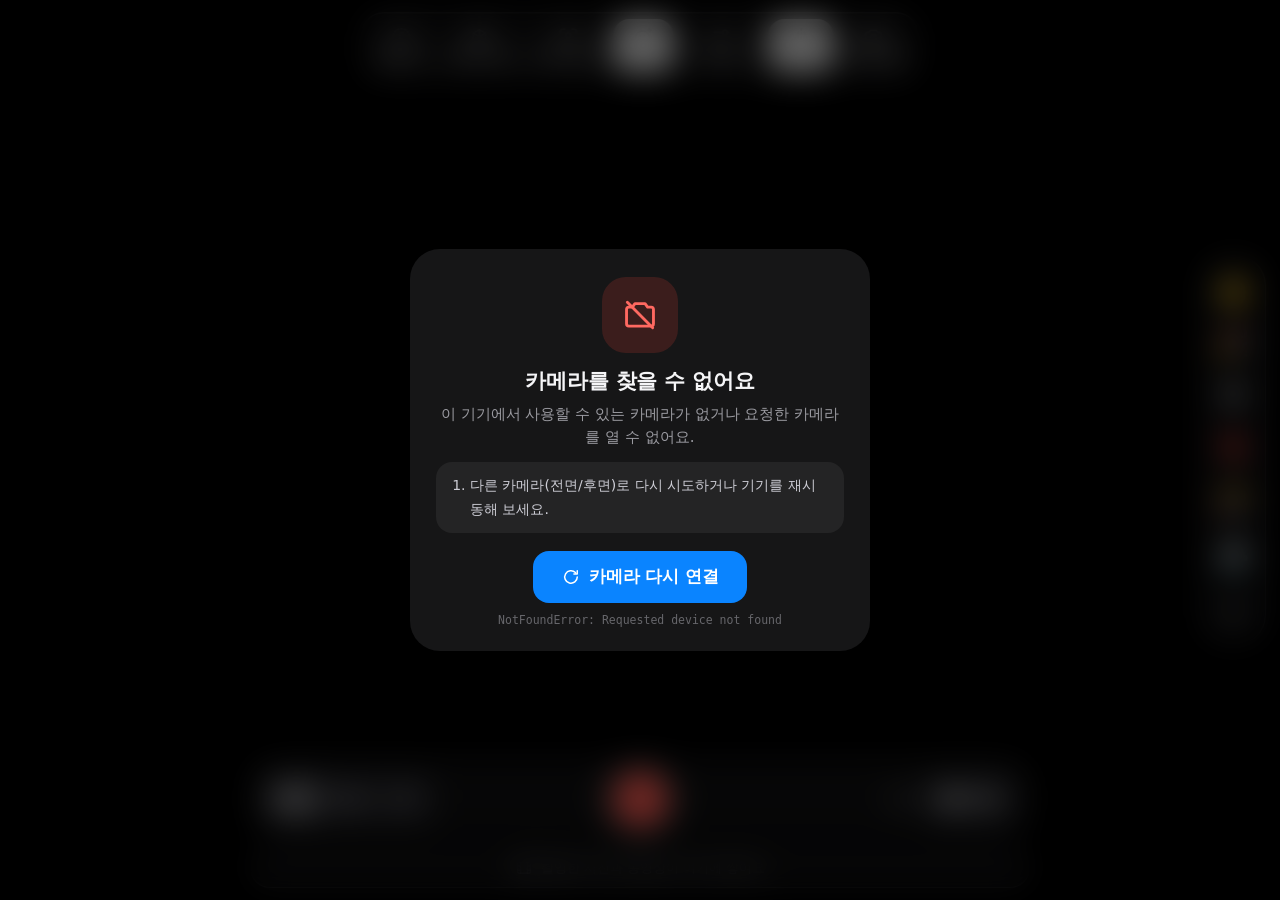
<file: photobooth/index.html>
<!DOCTYPE html>
<html lang="ko">
<head>
<meta charset="UTF-8">
<meta name="viewport" content="width=device-width, initial-scale=1, maximum-scale=1, user-scalable=no, viewport-fit=cover">
<title>Photo Booth</title>
<meta name="theme-color" content="#000000">
<meta name="apple-mobile-web-app-capable" content="yes">
<meta name="mobile-web-app-capable" content="yes">
<meta name="apple-mobile-web-app-status-bar-style" content="black-translucent">
<meta name="apple-mobile-web-app-title" content="Photo Booth">
<meta name="format-detection" content="telephone=no">
<link rel="apple-touch-icon" id="touchIcon" href="data:,">
<style>
:root{
  --glass: rgba(30,30,32,.52);
  --glass-strong: rgba(30,30,32,.74);
  --stroke: rgba(255,255,255,.13);
  --stroke-2: rgba(255,255,255,.22);
  --fill: rgba(118,118,128,.24);
  --fill-2: rgba(255,255,255,.08);
  --text: #f5f5f7;
  --muted: rgba(235,235,245,.62);
  --accent: #0a84ff;
  --red: #ff3b30;
  --green: #34c759;
  --spring: cubic-bezier(.34,1.56,.64,1);
  --ease: cubic-bezier(.22,1,.36,1);
  --sat: env(safe-area-inset-top, 0px);
  --sab: env(safe-area-inset-bottom, 0px);
  --sal: env(safe-area-inset-left, 0px);
  --sar: env(safe-area-inset-right, 0px);
}
*{box-sizing:border-box;-webkit-tap-highlight-color:transparent}
html,body{
  margin:0;padding:0;width:100%;height:100%;
  overflow:hidden;overscroll-behavior:none;touch-action:none;
  background:#000;color:var(--text);
  font-family:-apple-system,BlinkMacSystemFont,"SF Pro Text","SF Pro Display","Apple SD Gothic Neo","Noto Sans KR",system-ui,sans-serif;
  -webkit-font-smoothing:antialiased;
  -webkit-user-select:none;user-select:none;-webkit-touch-callout:none;
  -webkit-text-size-adjust:100%;
}
body{position:fixed;inset:0}
button{font-family:inherit;color:inherit;cursor:pointer;-webkit-appearance:none;appearance:none;touch-action:manipulation}
svg.i{width:22px;height:22px;fill:none;stroke:currentColor;stroke-width:1.8;stroke-linecap:round;stroke-linejoin:round;flex:none}
#app{position:fixed;left:0;top:0;width:100vw;height:100vh;width:100dvw;height:100dvh;overflow:hidden;background:#000}
#video{position:absolute;left:0;top:0;width:2px;height:2px;opacity:0;pointer-events:none}
#gl,#fx{position:absolute;left:0;top:0;width:100%;height:100%;display:block}
#fx{pointer-events:none;z-index:2}
#touch{position:absolute;inset:0;z-index:3}

/* ---------- Glass ---------- */
.glass{
  background:var(--glass);
  -webkit-backdrop-filter:blur(20px) saturate(180%);
  backdrop-filter:blur(20px) saturate(180%);
  border:.5px solid var(--stroke);
  box-shadow:0 12px 40px rgba(0,0,0,.35),inset 0 .5px 0 rgba(255,255,255,.14);
}

/* ---------- Top control-center bar ---------- */
#topBar{
  position:absolute;z-index:20;top:calc(var(--sat) + 12px);left:50%;
  transform:translateX(-50%);
  display:flex;align-items:center;gap:2px;padding:6px;border-radius:22px;
  transition:opacity .3s var(--ease),transform .5s var(--spring);
}
#topBar.dim{opacity:.0;pointer-events:none;transform:translateX(-50%) translateY(-20px)}
.tb{
  border:0;background:transparent;min-width:60px;padding:0 9px;height:54px;border-radius:16px;
  display:flex;flex-direction:column;align-items:center;justify-content:center;gap:4px;
  font-size:10.5px;font-weight:600;letter-spacing:-.01em;color:var(--text);
  transition:background .25s var(--ease),color .25s,transform .45s var(--spring);
}
.tb span{white-space:nowrap;opacity:.9}
.tb:active{transform:scale(.88)}
.tb.on{background:rgba(255,255,255,.94);color:#111}
.tb.open{background:rgba(255,255,255,.18)}
.tb-sep{width:1px;height:32px;background:var(--stroke-2);margin:0 5px;flex:none}

/* ---------- Control-center panel ---------- */
#ccPanel{
  position:absolute;z-index:30;top:calc(var(--sat) + 84px);left:50%;
  width:min(392px,calc(100vw - 32px));
  max-height:calc(100dvh - var(--sat) - var(--sab) - 210px);
  overflow-y:auto;-webkit-overflow-scrolling:touch;touch-action:pan-y;overscroll-behavior:contain;
  border-radius:26px;padding:14px;background:var(--glass-strong);
  transform-origin:50% 0;transform:translateX(-50%) translateY(-10px) scale(.94);
  opacity:0;pointer-events:none;
  transition:opacity .22s var(--ease),transform .5s var(--spring);
}
#ccPanel.open{opacity:1;pointer-events:auto;transform:translateX(-50%) translateY(0) scale(1)}
#ccPanel h3{margin:2px 4px 10px;font-size:13px;font-weight:600;color:var(--muted);letter-spacing:.02em}
.cc-tiles{display:grid;grid-template-columns:1fr 1fr;gap:10px}
.cc-tile{
  border:0;background:var(--fill-2);border-radius:18px;padding:12px;display:flex;align-items:center;gap:10px;
  text-align:left;min-height:62px;transition:transform .4s var(--spring),background .2s;
}
.cc-tile:active{transform:scale(.95)}
.cc-ic{width:38px;height:38px;border-radius:50%;display:grid;place-items:center;background:rgba(255,255,255,.14);transition:background .25s,color .25s;flex:none}
.cc-tile.on .cc-ic{background:#fff;color:#000}
.cc-tile b{display:block;font-size:14px;font-weight:600}
.cc-tile small{display:block;font-size:12px;color:var(--muted);margin-top:1px}
.cc-sec{margin-top:10px;padding:12px 14px;border-radius:18px;background:var(--fill-2);transition:opacity .25s}
.cc-sec.off{opacity:.45}
.cc-row{display:flex;align-items:center;justify-content:space-between;gap:12px;min-height:36px;font-size:14px}
.cc-row + .cc-row{border-top:.5px solid var(--stroke);margin-top:4px;padding-top:4px}
.cc-row label{flex:1}
.cc-val{font-size:13px;color:var(--muted);font-variant-numeric:tabular-nums;min-width:44px;text-align:right}
.cc-sec .ttl{font-size:13px;font-weight:600;margin-bottom:6px;display:flex;align-items:center;gap:8px}
input[type=range]{
  -webkit-appearance:none;appearance:none;width:100%;height:30px;background:transparent;margin:0;touch-action:none;
}
input[type=range]::-webkit-slider-runnable-track{height:6px;border-radius:3px;background:linear-gradient(90deg,#fff var(--p,50%),rgba(255,255,255,.2) var(--p,50%))}
input[type=range]::-webkit-slider-thumb{-webkit-appearance:none;width:26px;height:26px;border-radius:50%;background:#fff;margin-top:-10px;box-shadow:0 2px 8px rgba(0,0,0,.4)}
input[type=range]::-moz-range-track{height:6px;border-radius:3px;background:rgba(255,255,255,.2)}
input[type=range]::-moz-range-progress{height:6px;border-radius:3px;background:#fff}
input[type=range]::-moz-range-thumb{width:26px;height:26px;border:0;border-radius:50%;background:#fff}
.switch{position:relative;width:51px;height:31px;border-radius:16px;border:0;background:rgba(120,120,128,.36);flex:none;transition:background .25s}
.switch::after{content:"";position:absolute;left:2px;top:2px;width:27px;height:27px;border-radius:50%;background:#fff;box-shadow:0 3px 8px rgba(0,0,0,.25);transition:transform .4s var(--spring)}
.switch.on{background:var(--green)}
.switch.on::after{transform:translateX(20px)}

/* segmented control (shared) */
.seg{position:relative;display:inline-grid;grid-auto-flow:column;grid-auto-columns:1fr;padding:3px;border-radius:13px;background:var(--fill);height:40px}
.seg button{position:relative;z-index:1;border:0;background:transparent;color:var(--muted);font-size:13px;font-weight:600;border-radius:10px;display:flex;align-items:center;justify-content:center;gap:6px;padding:0 10px;transition:color .25s}
.seg button.sel{color:#fff}
.seg .thumb{position:absolute;z-index:0;top:3px;bottom:3px;left:3px;border-radius:10px;background:rgba(255,255,255,.22);box-shadow:0 3px 8px rgba(0,0,0,.25);transition:transform .5s var(--spring),width .3s}
.cc-sec .seg{width:100%}

/* ---------- Reaction bar ---------- */
#reactBar{
  position:absolute;z-index:20;right:calc(var(--sar) + 14px);top:50%;
  transform:translateY(-50%);display:flex;flex-direction:column;align-items:center;gap:4px;padding:7px;border-radius:30px;
  transition:opacity .3s var(--ease),transform .5s var(--spring);
}
#reactBar.hide{opacity:0;pointer-events:none;transform:translateY(-50%) translateX(40px) scale(.9)}
.rb{width:50px;height:50px;border-radius:50%;border:0;background:transparent;font-size:27px;line-height:1;display:grid;place-items:center;transition:transform .45s var(--spring),background .2s}
.rb:active{transform:scale(.78);background:rgba(255,255,255,.14)}
.rb.pop{animation:rbPop .6s var(--spring)}
@keyframes rbPop{0%{transform:scale(.7)}50%{transform:scale(1.25)}100%{transform:scale(1)}}

/* ---------- Bottom controls ---------- */
#bottom{
  position:absolute;z-index:20;left:0;right:0;bottom:calc(var(--sab) + 12px);
  display:flex;flex-direction:column;align-items:center;gap:10px;pointer-events:none;
}
#bottom > *{pointer-events:auto}
#controls{
  position:relative;display:grid;grid-template-columns:1fr auto 1fr;align-items:center;
  width:min(780px,calc(100vw - 24px));height:78px;padding:0 14px;border-radius:28px;
}
#modeSeg{justify-self:start;grid-template-columns:repeat(3,54px);grid-auto-flow:row;height:46px}
#modeSeg button{padding:0}
#modeSeg .thumb{width:54px}
#shutter{position:relative;width:66px;height:66px;border-radius:50%;border:0;background:transparent;padding:0;justify-self:center}
#shutter::before{content:"";position:absolute;inset:0;border-radius:50%;border:3.5px solid rgba(255,255,255,.95)}
#shutter .core{
  position:absolute;inset:6.5px;border-radius:50%;background:var(--red);display:grid;place-items:center;color:#fff;
  box-shadow:inset 0 -3px 8px rgba(0,0,0,.18);transition:inset .45s var(--spring),border-radius .45s var(--spring),transform .35s var(--spring),background .25s;
}
#shutter .core svg{width:26px;height:26px;transition:opacity .2s,transform .4s var(--spring)}
#shutter:active .core{transform:scale(.86)}
#shutter.recording .core{inset:20px;border-radius:7px}
#shutter.recording .core svg{opacity:0;transform:scale(.4)}
#shutter.busy{pointer-events:none}
#shutter.busy .core{background:#8e8e93}
.ctl-right{justify-self:end;display:flex;align-items:center;gap:8px}
#effectsBtn{
  height:46px;padding:0 16px;border-radius:14px;border:0;background:var(--fill);color:#fff;font-size:15px;font-weight:600;
  display:flex;align-items:center;gap:8px;transition:background .25s,color .25s,transform .4s var(--spring)
}
#effectsBtn:active{transform:scale(.92)}
#effectsBtn.on{background:#fff;color:#000}
#curFilter{font-size:12px;color:var(--muted);font-weight:600;max-width:120px;white-space:nowrap;overflow:hidden;text-overflow:ellipsis}

#pager{
  position:absolute;bottom:calc(100% + 10px);left:50%;transform:translateX(-50%) translateY(10px) scale(.9);
  display:flex;align-items:center;gap:6px;padding:5px;border-radius:22px;opacity:0;pointer-events:none;
  transition:opacity .25s var(--ease),transform .5s var(--spring);
}
#pager.show{opacity:1;pointer-events:auto;transform:translateX(-50%) translateY(0) scale(1)}
#pager button{width:40px;height:34px;border:0;border-radius:14px;background:transparent;display:grid;place-items:center;transition:transform .4s var(--spring),opacity .2s}
#pager button:active{transform:scale(.85)}
#pager button:disabled{opacity:.25}
#pager .dots{display:flex;gap:7px;padding:0 4px}
#pager .dots i{width:7px;height:7px;border-radius:50%;background:rgba(255,255,255,.35);transition:background .25s,transform .4s var(--spring)}
#pager .dots i.on{background:#fff;transform:scale(1.2)}
#pager .pname{font-size:12.5px;font-weight:600;color:var(--muted);min-width:86px;text-align:center}

/* ---------- Filmstrip ---------- */
#filmstrip{
  position:relative;width:min(780px,calc(100vw - 24px));height:84px;border-radius:22px;padding:0 10px;
  display:flex;align-items:center;overflow:hidden;transition:height .5s var(--spring),opacity .3s,padding .3s;
}
#filmstrip.collapsed{height:40px}
#strip{display:flex;align-items:center;gap:8px;width:100%;height:100%;overflow-x:auto;overflow-y:hidden;touch-action:pan-x;-webkit-overflow-scrolling:touch;scrollbar-width:none;padding:0 2px}
#strip::-webkit-scrollbar{display:none}
#filmstrip .hint{position:absolute;inset:0;display:none;align-items:center;justify-content:center;gap:8px;font-size:13px;color:var(--muted);pointer-events:none}
#filmstrip.empty .hint{display:flex}
.thumb-item{
  position:relative;flex:0 0 auto;height:62px;border:0;padding:0;border-radius:10px;overflow:hidden;background:#1c1c1e;
  box-shadow:0 3px 10px rgba(0,0,0,.45);transition:transform .4s var(--spring),opacity .3s;
}
.thumb-item.enter{animation:thumbIn .7s var(--spring) both}
.thumb-item.leave{animation:thumbOut .35s var(--ease) forwards}
.thumb-item:active{transform:scale(.92)}
.thumb-item img{height:100%;width:auto;display:block;pointer-events:none}
.thumb-item .badge{position:absolute;left:5px;bottom:4px;display:flex;align-items:center;gap:3px;font-size:10px;font-weight:700;padding:2px 5px;border-radius:6px;background:rgba(0,0,0,.55);color:#fff}
.thumb-item .badge svg{width:10px;height:10px;fill:#fff;stroke:none}
@keyframes thumbIn{from{opacity:0;transform:translateX(-46px) scale(.35);max-width:0}to{opacity:1;transform:none;max-width:200px}}
@keyframes thumbOut{to{opacity:0;transform:scale(.3);max-width:0;margin:0 -4px}}

/* ---------- Grid labels ---------- */
#gridLabels{position:absolute;z-index:4;display:grid;grid-template-columns:repeat(3,1fr);grid-template-rows:repeat(3,1fr);gap:3px;pointer-events:none;opacity:0;transition:opacity .25s var(--ease)}
#gridLabels.show{opacity:1}
#gridLabels.swap{opacity:0;transition-duration:.12s}
.gl-tile{position:relative;display:flex;align-items:flex-end;justify-content:center;padding-bottom:8px;border-radius:3px}
.gl-tile span{font-size:13px;font-weight:600;padding:4px 11px;border-radius:999px;background:rgba(0,0,0,.42);-webkit-backdrop-filter:blur(10px);backdrop-filter:blur(10px);white-space:nowrap}
.gl-tile span small{font-weight:500;opacity:.7;margin-left:5px;font-size:11px}
.gl-tile.sel::after{content:"";position:absolute;inset:0;border:3px solid var(--accent);border-radius:3px;box-shadow:0 0 18px rgba(10,132,255,.55)}

/* ---------- Overlays ---------- */
#countdown{position:absolute;inset:0;z-index:15;display:flex;align-items:center;justify-content:center;pointer-events:none}
#countdown span{font-size:min(34vh,260px);font-weight:700;color:#fff;font-variant-numeric:tabular-nums;text-shadow:0 10px 50px rgba(0,0,0,.5);opacity:0}
#countdown span.tick{animation:cdTick var(--d,.95s) var(--ease) forwards}
@keyframes cdTick{0%{opacity:0;transform:scale(1.7)}18%{opacity:1;transform:scale(1)}72%{opacity:1;transform:scale(.94)}100%{opacity:0;transform:scale(.72)}}
#flash{position:absolute;inset:0;z-index:55;background:#fff;opacity:0;pointer-events:none}
.pill{position:absolute;z-index:21;left:50%;top:calc(var(--sat) + 84px);transform:translateX(-50%) translateY(-12px) scale(.9);opacity:0;pointer-events:none;border-radius:999px;transition:opacity .25s,transform .5s var(--spring)}
.pill.show{opacity:1;transform:translateX(-50%) translateY(0) scale(1)}
#recPill{display:flex;align-items:center;gap:9px;padding:9px 16px;font-size:15px;font-weight:700;font-variant-numeric:tabular-nums}
#recPill .dot{width:11px;height:11px;border-radius:50%;background:var(--red);box-shadow:0 0 10px var(--red);animation:blink 1s steps(1,end) infinite}
@keyframes blink{50%{opacity:.15}}
#quadPill{display:flex;gap:6px;padding:6px}
#quadPill i{width:52px;height:39px;border-radius:7px;background:rgba(255,255,255,.12) center/cover no-repeat;border:1.5px solid rgba(255,255,255,.25);transition:transform .5s var(--spring),border-color .2s}
#quadPill i.cur{border-color:#fff;transform:scale(1.08)}
#quadPill i.done{border-color:transparent;animation:rbPop .5s var(--spring)}
#toast{position:absolute;z-index:70;left:50%;bottom:calc(var(--sab) + 200px);transform:translateX(-50%) translateY(16px);opacity:0;pointer-events:none;padding:11px 18px;border-radius:16px;font-size:14px;font-weight:600;max-width:calc(100vw - 40px);text-align:center;transition:opacity .25s,transform .45s var(--spring)}
#toast.show{opacity:1;transform:translateX(-50%) translateY(0)}

/* ---------- Modals ---------- */
.modal{position:absolute;inset:0;z-index:60;display:flex;align-items:center;justify-content:center;background:rgba(0,0,0,.55);-webkit-backdrop-filter:blur(16px);backdrop-filter:blur(16px);opacity:0;pointer-events:none;transition:opacity .3s var(--ease)}
.modal.open{opacity:1;pointer-events:auto}
.viewer-card{position:relative;display:flex;flex-direction:column;align-items:center;gap:14px;transform:scale(.9) translateY(20px);transition:transform .55s var(--spring)}
.modal.open .viewer-card{transform:none}
.v-media{position:relative;border-radius:18px;overflow:hidden;background:#111;box-shadow:0 24px 70px rgba(0,0,0,.6);display:grid;place-items:center;touch-action:pan-y}
.v-media img,.v-media video{display:block;max-width:min(90vw,1180px);max-height:calc(100dvh - var(--sat) - var(--sab) - 170px);width:auto;height:auto;transition:transform .5s var(--spring)}
.v-media.flipping img{transform:scaleX(-1)}
.v-meta{font-size:13px;color:var(--muted);font-weight:500}
.v-bar{display:flex;align-items:center;gap:4px;padding:6px;border-radius:22px}
.vb{height:48px;min-width:48px;padding:0 16px;border:0;border-radius:15px;background:transparent;display:flex;align-items:center;justify-content:center;gap:8px;font-size:15px;font-weight:600;transition:background .2s,transform .4s var(--spring),color .2s}
.vb:active{transform:scale(.9);background:rgba(255,255,255,.12)}
.vb:disabled{opacity:.3;pointer-events:none}
.vb.danger{color:#ff453a}
.vb.confirm{background:#ff453a;color:#fff}
.v-sep{width:1px;height:28px;background:var(--stroke-2);margin:0 2px}
.v-nav{position:absolute;top:calc(50% - 40px);width:52px;height:52px;border-radius:50%;border:0;display:grid;place-items:center;z-index:2;transition:transform .4s var(--spring),opacity .2s}
.v-nav:active{transform:scale(.85)}
.v-nav:disabled{opacity:0;pointer-events:none}
.v-nav.prev{left:calc(var(--sal) + 18px)}
.v-nav.next{right:calc(var(--sar) + 18px)}
.v-close{position:absolute;top:calc(var(--sat) + 16px);right:calc(var(--sar) + 18px);width:44px;height:44px;border-radius:50%;border:0;display:grid;place-items:center;z-index:2}

.err-card{width:min(460px,calc(100vw - 40px));padding:28px 26px 24px;border-radius:30px;text-align:center;transform:scale(.92);transition:transform .55s var(--spring);background:var(--glass-strong)}
.modal.open .err-card{transform:none}
.err-icon{width:76px;height:76px;margin:0 auto 14px;border-radius:24px;display:grid;place-items:center;background:rgba(255,69,58,.16);color:#ff6961}
.err-icon svg{width:38px;height:38px}
.err-card h2{margin:0 0 8px;font-size:21px;font-weight:700;letter-spacing:-.01em}
.err-card p{margin:0 0 14px;color:var(--muted);font-size:15px;line-height:1.5}
.err-steps{margin:0;text-align:left;background:rgba(255,255,255,.06);border-radius:16px;padding:12px 16px 12px 34px;font-size:14px;line-height:1.65;color:rgba(235,235,245,.85)}
.err-steps:empty{display:none}
.err-code{margin-top:10px;font-size:11.5px;color:rgba(235,235,245,.38);font-family:ui-monospace,Menlo,monospace;word-break:break-all}
.btn-primary{margin-top:18px;height:52px;padding:0 28px;border:0;border-radius:16px;background:var(--accent);color:#fff;font-size:17px;font-weight:600;display:inline-flex;align-items:center;gap:8px;transition:transform .4s var(--spring),opacity .2s}
.btn-primary:active{transform:scale(.94)}

#splash{position:absolute;inset:0;z-index:58;display:flex;flex-direction:column;align-items:center;justify-content:center;gap:16px;background:#000;transition:opacity .5s var(--ease)}
#splash.hide{opacity:0;pointer-events:none}
#splash .logo{width:84px;height:84px;border-radius:22px;background:linear-gradient(160deg,#ff5e57,#c81d25);display:grid;place-items:center;box-shadow:0 14px 40px rgba(255,59,48,.35)}
#splash .logo svg{width:44px;height:44px;stroke:#fff}
#splash p{margin:0;color:var(--muted);font-size:15px}
.spinner{width:22px;height:22px;border-radius:50%;border:2.5px solid rgba(255,255,255,.2);border-top-color:#fff;animation:spin .9s linear infinite}
@keyframes spin{to{transform:rotate(360deg)}}

/* ---------- Responsive ---------- */
@media (max-width:860px){
  .tb{min-width:50px;padding:0 6px}
  .tb span{font-size:9.5px}
  #curFilter{display:none}
}
@media (max-width:700px){
  .tb span{display:none}
  .tb{min-width:44px;padding:0;height:46px}
  #modeSeg{grid-template-columns:repeat(3,46px)}
  #modeSeg .thumb{width:46px}
  #effectsBtn .lbl{display:none}
}
@media (orientation:portrait){
  #reactBar{top:auto;bottom:calc(var(--sab) + 196px);transform:none}
  #reactBar.hide{transform:translateX(40px) scale(.9)}
}
</style>
</head>
<body>
<svg width="0" height="0" style="position:absolute" aria-hidden="true">
  <defs>
    <symbol id="i-camera" viewBox="0 0 24 24"><path d="M3.5 8.5A1.5 1.5 0 0 1 5 7h2.2l1.6-2.2h6.4L16.8 7H19a1.5 1.5 0 0 1 1.5 1.5v9A1.5 1.5 0 0 1 19 19H5a1.5 1.5 0 0 1-1.5-1.5z"/><circle cx="12" cy="12.8" r="3.6"/></symbol>
    <symbol id="i-quad" viewBox="0 0 24 24"><rect x="3.5" y="4.5" width="7.5" height="6.5" rx="1.4"/><rect x="13" y="4.5" width="7.5" height="6.5" rx="1.4"/><rect x="3.5" y="13" width="7.5" height="6.5" rx="1.4"/><rect x="13" y="13" width="7.5" height="6.5" rx="1.4"/></symbol>
    <symbol id="i-movie" viewBox="0 0 24 24"><rect x="2.8" y="6.5" width="13" height="11" rx="2.4"/><path d="m15.8 10.6 5.2-3v8.8l-5.2-3z"/></symbol>
    <symbol id="i-effects" viewBox="0 0 24 24"><rect x="3.5" y="3.5" width="4.6" height="4.6" rx="1.1"/><rect x="9.7" y="3.5" width="4.6" height="4.6" rx="1.1"/><rect x="15.9" y="3.5" width="4.6" height="4.6" rx="1.1"/><rect x="3.5" y="9.7" width="4.6" height="4.6" rx="1.1"/><rect x="9.7" y="9.7" width="4.6" height="4.6" rx="1.1"/><rect x="15.9" y="9.7" width="4.6" height="4.6" rx="1.1"/><rect x="3.5" y="15.9" width="4.6" height="4.6" rx="1.1"/><rect x="9.7" y="15.9" width="4.6" height="4.6" rx="1.1"/><rect x="15.9" y="15.9" width="4.6" height="4.6" rx="1.1"/></symbol>
    <symbol id="i-portrait" viewBox="0 0 24 24"><circle cx="12" cy="12" r="9" stroke-dasharray="1.2 2.6"/><path d="M13.9 7.4c-1.5-.4-2.6.4-2.9 2l-1.4 7.4c-.3 1.5-1.3 2.1-2.6 1.8M9 11.2h5.2"/></symbol>
    <symbol id="i-studio" viewBox="0 0 24 24"><path d="M12 4.2 18.8 8v8L12 19.8 5.2 16V8z"/><path d="M12 4.2V12m0 0 6.8-4M12 12 5.2 8M12 12v7.8"/></symbol>
    <symbol id="i-center" viewBox="0 0 24 24"><path d="M3.5 8V5.5a2 2 0 0 1 2-2H8M16 3.5h2.5a2 2 0 0 1 2 2V8M20.5 16v2.5a2 2 0 0 1-2 2H16M8 20.5H5.5a2 2 0 0 1-2-2V16"/><circle cx="12" cy="10" r="2.6"/><path d="M7.6 17.4c.7-2.2 2.4-3.4 4.4-3.4s3.7 1.2 4.4 3.4"/></symbol>
    <symbol id="i-react" viewBox="0 0 24 24"><circle cx="11" cy="13" r="7.5"/><path d="M8.2 15.2c1.6 1.7 4 1.7 5.6 0"/><circle cx="8.6" cy="11.2" r=".6" fill="currentColor"/><circle cx="13.4" cy="11.2" r=".6" fill="currentColor"/><path d="M18.6 2.8v4M16.6 4.8h4"/></symbol>
    <symbol id="i-sliders" viewBox="0 0 24 24"><path d="M4 7h9.5M18.5 7H20M4 17h3.5M12.5 17H20"/><circle cx="16" cy="7" r="2.4"/><circle cx="10" cy="17" r="2.4"/></symbol>
    <symbol id="i-mirror" viewBox="0 0 24 24"><path d="M12 3v18" stroke-dasharray="2 2.4"/><path d="M9 6.5 3.5 17.5H9zM15 6.5l5.5 11H15z"/></symbol>
    <symbol id="i-switch" viewBox="0 0 24 24"><path d="M3.5 8.5A1.5 1.5 0 0 1 5 7h2.2l1.6-2.2h6.4L16.8 7H19a1.5 1.5 0 0 1 1.5 1.5v9A1.5 1.5 0 0 1 19 19H5a1.5 1.5 0 0 1-1.5-1.5z"/><path d="M9 12.2a3 3 0 0 1 5.3-1.6M15 13.4a3 3 0 0 1-5.3 1.6"/><path d="m14.6 9 .1 1.9-1.9.1M9.4 16.6l-.1-1.9 1.9-.1"/></symbol>
    <symbol id="i-share" viewBox="0 0 24 24"><path d="M12 3.5v11M8 7.2l4-3.7 4 3.7"/><path d="M8.5 10.5H6.5a1.5 1.5 0 0 0-1.5 1.5v7A1.5 1.5 0 0 0 6.5 20.5h11a1.5 1.5 0 0 0 1.5-1.5v-7a1.5 1.5 0 0 0-1.5-1.5h-2"/></symbol>
    <symbol id="i-flip" viewBox="0 0 24 24"><path d="M12 3v18" stroke-dasharray="2 2.4"/><path d="M8.5 8.5 4 12l4.5 3.5M15.5 8.5 20 12l-4.5 3.5"/></symbol>
    <symbol id="i-trash" viewBox="0 0 24 24"><path d="M4.5 6.5h15M9.5 6.5V4.8a1 1 0 0 1 1-1h3a1 1 0 0 1 1 1v1.7M6.5 6.5l.8 12.2a1.6 1.6 0 0 0 1.6 1.5h6.2a1.6 1.6 0 0 0 1.6-1.5l.8-12.2M10 10.5v6M14 10.5v6"/></symbol>
    <symbol id="i-close" viewBox="0 0 24 24"><path d="M6 6l12 12M18 6 6 18"/></symbol>
    <symbol id="i-left" viewBox="0 0 24 24"><path d="M15 5 8 12l7 7"/></symbol>
    <symbol id="i-right" viewBox="0 0 24 24"><path d="m9 5 7 7-7 7"/></symbol>
    <symbol id="i-play" viewBox="0 0 24 24"><path d="M7 4.5v15l12.5-7.5z"/></symbol>
    <symbol id="i-warn" viewBox="0 0 24 24"><path d="M3.5 8.5A1.5 1.5 0 0 1 5 7h2.2l1.6-2.2h6.4L16.8 7H19a1.5 1.5 0 0 1 1.5 1.5v9A1.5 1.5 0 0 1 19 19H5a1.5 1.5 0 0 1-1.5-1.5z"/><path d="M4 4l16 16"/></symbol>
    <symbol id="i-refresh" viewBox="0 0 24 24"><path d="M19.5 12a7.5 7.5 0 1 1-2.2-5.3M19.5 4.5v4h-4"/></symbol>
    <symbol id="i-film" viewBox="0 0 24 24"><rect x="3.5" y="5" width="17" height="14" rx="2"/><path d="M7.5 5v14M16.5 5v14M3.5 9h4M3.5 15h4M16.5 9h4M16.5 15h4"/></symbol>
  </defs>
</svg>

<div id="app">
  <video id="video" playsinline webkit-playsinline muted autoplay></video>
  <canvas id="gl"></canvas>
  <canvas id="fx"></canvas>
  <div id="touch"></div>
  <div id="gridLabels"></div>

  <!-- Control Center bar -->
  <header id="topBar" class="glass" role="toolbar" aria-label="비디오 효과">
    <button class="tb" id="tbPortrait" data-fx="portrait"><svg class="i"><use href="#i-portrait"/></svg><span>인물 사진</span></button>
    <button class="tb" id="tbStudio" data-fx="studio"><svg class="i"><use href="#i-studio"/></svg><span>스튜디오 조명</span></button>
    <button class="tb" id="tbCenter" data-fx="center"><svg class="i"><use href="#i-center"/></svg><span>센터 스테이지</span></button>
    <button class="tb on" id="tbReact" data-fx="reactions"><svg class="i"><use href="#i-react"/></svg><span>리액션</span></button>
    <div class="tb-sep"></div>
    <button class="tb" id="tbPanel"><svg class="i"><use href="#i-sliders"/></svg><span>제어 센터</span></button>
    <div class="tb-sep"></div>
    <button class="tb on" id="tbMirror"><svg class="i"><use href="#i-mirror"/></svg><span>거울 모드</span></button>
    <button class="tb" id="tbSwitch"><svg class="i"><use href="#i-switch"/></svg><span>카메라 전환</span></button>
  </header>

  <!-- Control Center panel -->
  <section id="ccPanel" aria-label="제어 센터">
    <h3>비디오 효과</h3>
    <div class="cc-tiles">
      <button class="cc-tile" data-fx="portrait"><span class="cc-ic"><svg class="i"><use href="#i-portrait"/></svg></span><span><b>인물 사진</b><small data-state>끔</small></span></button>
      <button class="cc-tile" data-fx="studio"><span class="cc-ic"><svg class="i"><use href="#i-studio"/></svg></span><span><b>스튜디오 조명</b><small data-state>끔</small></span></button>
      <button class="cc-tile" data-fx="center"><span class="cc-ic"><svg class="i"><use href="#i-center"/></svg></span><span><b>센터 스테이지</b><small data-state>끔</small></span></button>
      <button class="cc-tile" data-fx="reactions"><span class="cc-ic"><svg class="i"><use href="#i-react"/></svg></span><span><b>리액션</b><small data-state>켬</small></span></button>
    </div>
    <div class="cc-sec" id="secPortrait">
      <div class="ttl"><svg class="i" style="width:16px;height:16px"><use href="#i-portrait"/></svg>인물 사진 · 심도</div>
      <div class="cc-row"><input type="range" id="rgPortrait" min="0" max="100" value="60"><span class="cc-val" id="vPortrait">ƒ/2.8</span></div>
    </div>
    <div class="cc-sec" id="secStudio">
      <div class="ttl"><svg class="i" style="width:16px;height:16px"><use href="#i-studio"/></svg>스튜디오 조명 · 강도</div>
      <div class="cc-row"><input type="range" id="rgStudio" min="0" max="100" value="65"><span class="cc-val" id="vStudio">65%</span></div>
    </div>
    <div class="cc-sec" id="secCenter">
      <div class="ttl"><svg class="i" style="width:16px;height:16px"><use href="#i-center"/></svg>센터 스테이지 · 자동 프레이밍</div>
      <div class="seg" id="segFraming"><span class="thumb"></span><button data-v="0">넓게</button><button data-v="1">보통</button><button data-v="2">가깝게</button></div>
      <div class="cc-row" style="margin-top:8px"><label for="swSmooth">부드러운 구도 추적</label><button class="switch on" id="swSmooth" aria-label="부드러운 구도 추적"></button></div>
    </div>
    <h3 style="margin-top:16px">카메라 · 촬영</h3>
    <div class="cc-sec" style="margin-top:0">
      <div class="cc-row"><label>미리보기 거울 모드</label><button class="switch on" id="swMirror" aria-label="미리보기 거울 모드"></button></div>
      <div class="cc-row"><label>결과물 좌우 반전 저장<br><small style="color:var(--muted);font-size:12px">켜면 미리보기와 같은 방향으로 저장</small></label><button class="switch on" id="swMirrorOut" aria-label="결과물 좌우 반전"></button></div>
      <div class="cc-row"><label>화면 플래시</label><button class="switch on" id="swFlash" aria-label="화면 플래시"></button></div>
      <div class="cc-row"><label>카운트다운 · 셔터음</label><button class="switch on" id="swSound" aria-label="사운드"></button></div>
    </div>
  </section>

  <!-- Reactions -->
  <aside id="reactBar" class="glass" aria-label="리액션">
    <button class="rb" data-r="thumbs" aria-label="따봉">👍</button>
    <button class="rb" data-r="fireworks" aria-label="폭죽">🎉</button>
    <button class="rb" data-r="hearts" aria-label="하트">❤️</button>
    <button class="rb" data-r="balloons" aria-label="풍선">🎈</button>
    <button class="rb" data-r="confetti" aria-label="색종이">🎊</button>
    <button class="rb" data-r="rain" aria-label="비구름">🌧️</button>
    <button class="rb" data-r="lasers" aria-label="레이저">⚡</button>
  </aside>

  <div id="countdown"><span></span></div>
  <div id="recPill" class="glass pill"><i class="dot"></i><span>REC</span><b id="recTime">00:00</b></div>
  <div id="quadPill" class="glass pill"><i></i><i></i><i></i><i></i></div>

  <!-- Bottom -->
  <footer id="bottom">
    <div id="pager" class="glass">
      <button id="pgPrev" aria-label="이전 페이지"><svg class="i"><use href="#i-left"/></svg></button>
      <span class="pname" id="pgName">색감 효과</span>
      <span class="dots"><i class="on"></i><i></i><i></i></span>
      <button id="pgNext" aria-label="다음 페이지"><svg class="i"><use href="#i-right"/></svg></button>
    </div>
    <div id="controls" class="glass">
      <div class="seg" id="modeSeg" role="tablist" aria-label="촬영 모드">
        <span class="thumb"></span>
        <button data-mode="single" class="sel" aria-label="사진"><svg class="i"><use href="#i-camera"/></svg></button>
        <button data-mode="quad" aria-label="4컷 사진"><svg class="i"><use href="#i-quad"/></svg></button>
        <button data-mode="movie" aria-label="동영상"><svg class="i"><use href="#i-movie"/></svg></button>
      </div>
      <button id="shutter" aria-label="촬영"><span class="core"><svg class="i" id="shutterIcon"><use href="#i-camera"/></svg></span></button>
      <div class="ctl-right">
        <span id="curFilter">일반</span>
        <button id="effectsBtn"><svg class="i"><use href="#i-effects"/></svg><span class="lbl">효과</span></button>
      </div>
    </div>
    <div id="filmstrip" class="glass empty collapsed">
      <div id="strip"></div>
      <div class="hint"><svg class="i" style="width:18px;height:18px"><use href="#i-film"/></svg>촬영한 사진과 동영상이 여기에 쌓여요</div>
    </div>
  </footer>

  <div id="flash"></div>
  <div id="toast" class="glass"></div>

  <!-- Viewer -->
  <div id="viewer" class="modal" aria-hidden="true">
    <button class="v-close glass" id="vClose" aria-label="닫기"><svg class="i"><use href="#i-close"/></svg></button>
    <button class="v-nav prev glass" id="vPrev" aria-label="이전"><svg class="i"><use href="#i-left"/></svg></button>
    <button class="v-nav next glass" id="vNext" aria-label="다음"><svg class="i"><use href="#i-right"/></svg></button>
    <div class="viewer-card">
      <div class="v-media" id="vMedia"></div>
      <div class="v-meta" id="vMeta"></div>
      <div class="v-bar glass">
        <button class="vb" id="vShare"><svg class="i"><use href="#i-share"/></svg><span>저장 / 공유</span></button>
        <span class="v-sep"></span>
        <button class="vb" id="vFlip"><svg class="i"><use href="#i-flip"/></svg><span>좌우 반전</span></button>
        <span class="v-sep"></span>
        <button class="vb danger" id="vDelete"><svg class="i"><use href="#i-trash"/></svg><span>삭제</span></button>
      </div>
    </div>
  </div>

  <!-- Camera error -->
  <div id="camError" class="modal" aria-hidden="true">
    <div class="err-card">
      <div class="err-icon"><svg class="i"><use href="#i-warn"/></svg></div>
      <h2 id="errTitle">카메라에 연결할 수 없어요</h2>
      <p id="errMsg"></p>
      <ol class="err-steps" id="errSteps"></ol>
      <button class="btn-primary" id="retryCam"><svg class="i" style="width:20px;height:20px"><use href="#i-refresh"/></svg>카메라 다시 연결</button>
      <div class="err-code" id="errCode"></div>
    </div>
  </div>

  <div id="splash">
    <div class="logo"><svg class="i"><use href="#i-camera"/></svg></div>
    <div class="spinner"></div>
    <p id="splashMsg">카메라를 연결하는 중…</p>
  </div>
</div>
<script>
(() => {
'use strict';

/* =====================================================================
   1. Utilities, state, filter catalogue
   ===================================================================== */
const $ = (s, r = document) => r.querySelector(s);
const $$ = (s, r = document) => Array.from(r.querySelectorAll(s));
const clamp = (v, a, b) => Math.min(b, Math.max(a, v));
const lerp = (a, b, t) => a + (b - a) * t;
const rand = (a, b) => a + Math.random() * (b - a);
const pick = arr => arr[(Math.random() * arr.length) | 0];
const sleep = ms => new Promise(r => setTimeout(r, ms));
const springEase = t => (t >= 1 ? 1 : 1 - Math.exp(-6.5 * t) * Math.cos(8.6 * t));
const easeOutCubic = t => 1 - Math.pow(1 - clamp(t, 0, 1), 3);
const nextFrame = () => new Promise(r => requestAnimationFrame(() => r()));

const FILTERS = [
  { name: 'Normal',         ko: '일반' },
  { name: 'Sepia',          ko: '세피아' },
  { name: 'Black & White',  ko: '흑백' },
  { name: 'Thermal Camera', ko: '열화상' },
  { name: 'X-Ray',          ko: '엑스레이' },
  { name: 'Comic Book',     ko: '만화책' },
  { name: 'Glow',           ko: '글로우' },
  { name: 'Plastic Camera', ko: '토이 카메라' },
  { name: 'Color Pencil',   ko: '색연필' },
  { name: 'Bulge',          ko: '볼록 거울' },
  { name: 'Dent',           ko: '오목 거울' },
  { name: 'Twirl',          ko: '소용돌이' },
  { name: 'Squeeze',        ko: '압축' },
  { name: 'Mirror',         ko: '데칼코마니' },
  { name: 'Light Tunnel',   ko: '빛 터널' },
  { name: 'Stretch',        ko: '스트레치' },
  { name: 'Fisheye',        ko: '어안 렌즈' },
  { name: 'Lovestruck',     ko: '하트 뿅뿅' },
  { name: 'Dizzy',          ko: '빙글빙글 새' },
  { name: 'Starry',         ko: '반짝 별' },
  { name: 'Butterflies',    ko: '나비' },
  { name: 'Crown',          ko: '왕관' },
  { name: 'Bunny Ears',     ko: '토끼 귀' },
  { name: 'Halo',           ko: '천사 링' },
  { name: 'Sunglasses',     ko: '선글라스' }
];
// 3x3 pages — Normal always sits in the middle tile (index 4)
const PAGES = [
  [1, 2, 3, 4, 0, 5, 6, 7, 8],
  [9, 10, 11, 12, 0, 13, 14, 15, 16],
  [17, 18, 19, 20, 0, 21, 22, 23, 24]
];
const PAGE_NAMES = ['색감 효과', '왜곡 효과', '스티커 효과'];
const isDistortion = f => f >= 9 && f <= 16;
const isSticker = f => f >= 17;
const BLUR_FILTERS = new Set([3, 6]); // filters that read the blurred texture

const PREF_KEY = 'pb-prefs-v1';
const S = {
  filter: 0,
  page: 0,
  grid: false,
  mode: 'single',
  facing: 'user',
  mirror: true,          // mirrored preview
  mirrorOut: true,       // saved result keeps the preview orientation
  flash: true,
  sound: true,
  reactions: true,
  portrait: false, portraitDepth: 0.6,
  studio: false, studioAmt: 0.65,
  center: false, framing: 1, smooth: true,
  distCenter: [0.5, 0.52],
  busy: false,
  recording: false
};
(function loadPrefs() {
  try {
    const p = JSON.parse(localStorage.getItem(PREF_KEY) || '{}');
    ['mirrorOut', 'flash', 'sound', 'reactions', 'portrait', 'portraitDepth', 'studio', 'studioAmt',
     'center', 'framing', 'smooth', 'mode', 'filter'].forEach(k => { if (k in p) S[k] = p[k]; });
    if (!(S.filter >= 0 && S.filter < FILTERS.length)) S.filter = 0;
    if (!['single', 'quad', 'movie'].includes(S.mode)) S.mode = 'single';
  } catch (e) { /* storage unavailable */ }
})();
function savePrefs() {
  try {
    const keep = {};
    ['mirrorOut', 'flash', 'sound', 'reactions', 'portrait', 'portraitDepth', 'studio', 'studioAmt',
     'center', 'framing', 'smooth', 'mode', 'filter'].forEach(k => keep[k] = S[k]);
    localStorage.setItem(PREF_KEY, JSON.stringify(keep));
  } catch (e) { /* ignore */ }
}

const E = {
  app: $('#app'), video: $('#video'), gl: $('#gl'), fx: $('#fx'), touch: $('#touch'),
  gridLabels: $('#gridLabels'), topBar: $('#topBar'), ccPanel: $('#ccPanel'), reactBar: $('#reactBar'),
  countdown: $('#countdown span'), recPill: $('#recPill'), recTime: $('#recTime'), quadPill: $('#quadPill'),
  bottom: $('#bottom'), pager: $('#pager'), pgPrev: $('#pgPrev'), pgNext: $('#pgNext'), pgName: $('#pgName'),
  controls: $('#controls'), modeSeg: $('#modeSeg'), shutter: $('#shutter'), shutterIcon: $('#shutterIcon'),
  effectsBtn: $('#effectsBtn'), curFilter: $('#curFilter'), filmstrip: $('#filmstrip'), strip: $('#strip'),
  flash: $('#flash'), toast: $('#toast'), viewer: $('#viewer'), vMedia: $('#vMedia'), vMeta: $('#vMeta'),
  vShare: $('#vShare'), vFlip: $('#vFlip'), vDelete: $('#vDelete'), vClose: $('#vClose'), vPrev: $('#vPrev'), vNext: $('#vNext'),
  camError: $('#camError'), errTitle: $('#errTitle'), errMsg: $('#errMsg'), errSteps: $('#errSteps'), errCode: $('#errCode'),
  retryCam: $('#retryCam'), splash: $('#splash'), splashMsg: $('#splashMsg')
};

let toastTimer = 0;
function toast(msg, ms = 2200) {
  E.toast.textContent = msg;
  E.toast.classList.add('show');
  clearTimeout(toastTimer);
  toastTimer = setTimeout(() => E.toast.classList.remove('show'), ms);
}
function showSplash(on, msg) {
  if (msg) E.splashMsg.textContent = msg;
  E.splash.classList.toggle('hide', !on);
}

/* =====================================================================
   2. Sound — everything synthesised with Web Audio (no audio files)
   ===================================================================== */
const Sound = (() => {
  let ctx = null, master = null, noise = null;
  function get() {
    if (!ctx) {
      const AC = window.AudioContext || window.webkitAudioContext;
      if (!AC) return null;
      try { ctx = new AC(); } catch (e) { return null; }
      master = ctx.createGain();
      master.gain.value = 0.9;
      master.connect(ctx.destination);
      const len = ctx.sampleRate;
      noise = ctx.createBuffer(1, len, ctx.sampleRate);
      const d = noise.getChannelData(0);
      for (let i = 0; i < len; i++) d[i] = Math.random() * 2 - 1;
    }
    if (ctx.state === 'suspended') ctx.resume().catch(() => {});
    return ctx;
  }
  function unlock() {
    const c = get();
    if (!c) return;
    const b = c.createBuffer(1, 1, 22050);
    const s = c.createBufferSource();
    s.buffer = b; s.connect(c.destination); s.start(0);
  }
  function tone(freq, t0, dur, vol, type = 'sine', endFreq) {
    const o = ctx.createOscillator(), g = ctx.createGain();
    o.type = type;
    o.frequency.setValueAtTime(freq, t0);
    if (endFreq) o.frequency.exponentialRampToValueAtTime(endFreq, t0 + dur);
    g.gain.setValueAtTime(0.0001, t0);
    g.gain.exponentialRampToValueAtTime(vol, t0 + 0.006);
    g.gain.exponentialRampToValueAtTime(0.0001, t0 + dur);
    o.connect(g); g.connect(master);
    o.start(t0); o.stop(t0 + dur + 0.03);
  }
  function burst(t0, dur, vol, type, freq, q) {
    const s = ctx.createBufferSource(), f = ctx.createBiquadFilter(), g = ctx.createGain();
    s.buffer = noise;
    f.type = type; f.frequency.value = freq; f.Q.value = q;
    g.gain.setValueAtTime(0.0001, t0);
    g.gain.exponentialRampToValueAtTime(vol, t0 + 0.0015);
    g.gain.exponentialRampToValueAtTime(0.0001, t0 + dur);
    s.connect(f); f.connect(g); g.connect(master);
    s.start(t0, Math.random() * 0.5, dur + 0.05);
  }
  // Photo Booth style countdown "boop"
  function beep(pitch = 1) {
    if (!S.sound) return;
    const c = get(); if (!c) return;
    const t = c.currentTime + 0.004, f = 987.77 * pitch;
    tone(f, t, 0.17, 0.30, 'sine');
    tone(f * 2, t, 0.07, 0.05, 'sine');
    tone(f * 0.5, t, 0.09, 0.06, 'triangle');
  }
  // two-stage mechanical shutter: mirror slap + curtain
  function shutter() {
    if (!S.sound) return;
    const c = get(); if (!c) return;
    const t = c.currentTime + 0.004;
    burst(t, 0.03, 0.95, 'highpass', 2600, 0.7);
    burst(t, 0.07, 0.45, 'bandpass', 950, 1.3);
    tone(190, t, 0.06, 0.28, 'triangle', 90);
    burst(t + 0.082, 0.04, 0.8, 'highpass', 1900, 0.8);
    burst(t + 0.082, 0.10, 0.35, 'bandpass', 620, 1.1);
    tone(150, t + 0.082, 0.07, 0.22, 'triangle', 70);
  }
  function recStart() {
    if (!S.sound) return;
    const c = get(); if (!c) return;
    const t = c.currentTime + 0.004;
    tone(660, t, 0.16, 0.22); tone(990, t + 0.12, 0.22, 0.22);
  }
  function recStop() {
    if (!S.sound) return;
    const c = get(); if (!c) return;
    const t = c.currentTime + 0.004;
    tone(990, t, 0.16, 0.22); tone(660, t + 0.12, 0.24, 0.22);
  }
  function pop(pitch = 1) {
    if (!S.sound) return;
    const c = get(); if (!c) return;
    const t = c.currentTime + 0.004;
    tone(520 * pitch, t, 0.12, 0.16, 'sine', 1200 * pitch);
  }
  return { get, unlock, beep, shutter, recStart, recStop, pop };
})();

/* =====================================================================
   3. Camera (MediaDevices) with error UI + reconnect
   ===================================================================== */
const ERRORS = {
  denied: {
    title: '카메라 권한이 거부되었어요',
    msg: '포토부스를 쓰려면 카메라 접근을 허용해 주세요.',
    steps: [
      'Safari 주소창 왼쪽의 <b>가가</b>(aA) 버튼 → <b>웹 사이트 설정</b> → <b>카메라: 허용</b>',
      '또는 <b>설정 앱 › 앱 › Safari › 카메라</b>를 <b>허용</b>으로 변경',
      '홈 화면에 추가한 앱이라면 Safari에서 같은 주소로 한 번 허용한 뒤 다시 열기',
      '아래 <b>카메라 다시 연결</b>을 누르세요'
    ]
  },
  notfound: {
    title: '카메라를 찾을 수 없어요',
    msg: '이 기기에서 사용할 수 있는 카메라가 없거나 요청한 카메라를 열 수 없어요.',
    steps: ['다른 카메라(전면/후면)로 다시 시도하거나 기기를 재시동해 보세요.']
  },
  busy: {
    title: '카메라를 사용 중이에요',
    msg: '다른 앱(FaceTime, 카메라 등)이나 다른 탭이 카메라를 쓰고 있어요.',
    steps: [
      '카메라를 쓰는 다른 앱·탭을 닫아 주세요',
      'Split View·Slide Over 중이라면 전체 화면으로 전환해 주세요',
      '아래 <b>카메라 다시 연결</b>을 누르세요'
    ]
  },
  insecure: {
    title: '보안 연결(HTTPS)이 필요해요',
    msg: 'Safari는 HTTPS 주소에서만 카메라를 허용해요. https:// 로 시작하는 주소로 열어 주세요.',
    steps: []
  },
  unsupported: {
    title: '카메라를 지원하지 않는 브라우저예요',
    msg: 'iPadOS 15 이상의 Safari 또는 최신 브라우저에서 열어 주세요.',
    steps: []
  },
  ended: {
    title: '카메라 연결이 끊어졌어요',
    msg: '다른 앱이 카메라를 가져갔거나 화면이 잠시 꺼졌어요.',
    steps: ['아래 <b>카메라 다시 연결</b>을 누르면 이어서 촬영할 수 있어요.']
  },
  webgl: {
    title: 'WebGL을 사용할 수 없어요',
    msg: '실시간 효과를 렌더링하려면 WebGL이 필요해요.',
    steps: ['설정 › 앱 › Safari › 고급 › 기능 플래그에서 WebGL이 켜져 있는지 확인하세요', '다른 탭을 닫고 페이지를 새로 고쳐 보세요']
  },
  unknown: {
    title: '카메라에 연결할 수 없어요',
    msg: '알 수 없는 오류가 발생했어요.',
    steps: ['페이지를 새로 고치거나 아래 버튼으로 다시 시도해 주세요.']
  }
};
function showError(kind, detail) {
  const e = ERRORS[kind] || ERRORS.unknown;
  E.errTitle.textContent = e.title;
  E.errMsg.textContent = e.msg;
  E.errSteps.innerHTML = e.steps.map(s => `<li>${s}</li>`).join('');
  E.errCode.textContent = detail || '';
  E.retryCam.style.display = (kind === 'insecure' || kind === 'unsupported') ? 'none' : '';
  E.retryCam.innerHTML = kind === 'webgl'
    ? '<svg class="i" style="width:20px;height:20px"><use href="#i-refresh"/></svg>새로 고침'
    : '<svg class="i" style="width:20px;height:20px"><use href="#i-refresh"/></svg>카메라 다시 연결';
  E.retryCam.dataset.kind = kind;
  E.camError.classList.add('open');
  E.camError.setAttribute('aria-hidden', 'false');
  showSplash(false);
}
function hideError() {
  E.camError.classList.remove('open');
  E.camError.setAttribute('aria-hidden', 'true');
}
function classifyError(e) {
  const n = (e && e.name) || '';
  if (n === 'NotAllowedError' || n === 'PermissionDeniedError' || n === 'SecurityError') return 'denied';
  if (n === 'NotFoundError' || n === 'DevicesNotFoundError' || n === 'OverconstrainedError') return 'notfound';
  if (n === 'NotReadableError' || n === 'TrackStartError' || n === 'AbortError') return 'busy';
  if (n === 'InsecureError') return 'insecure';
  if (n === 'UnsupportedError') return 'unsupported';
  return 'unknown';
}

const Cam = {
  stream: null,
  audioStream: null,
  starting: false,
  ready: false,
  async start() {
    if (this.starting) return;
    this.starting = true;
    this.ready = false;
    hideError();
    showSplash(true, '카메라를 연결하는 중…');
    try {
      if (!window.isSecureContext) throw Object.assign(new Error('Page is not served over HTTPS'), { name: 'InsecureError' });
      if (!navigator.mediaDevices || !navigator.mediaDevices.getUserMedia) {
        throw Object.assign(new Error('navigator.mediaDevices.getUserMedia is missing'), { name: 'UnsupportedError' });
      }
      this.stop();
      const facing = { facingMode: { ideal: S.facing } };
      const attempts = [
        { video: Object.assign({ width: { ideal: 1920 }, height: { ideal: 1080 }, frameRate: { ideal: 30 } }, facing), audio: false },
        { video: Object.assign({ width: { ideal: 1280 }, height: { ideal: 720 } }, facing), audio: false },
        { video: facing, audio: false },
        { video: true, audio: false }
      ];
      let stream = null, lastErr = null;
      for (const c of attempts) {
        try { stream = await navigator.mediaDevices.getUserMedia(c); break; }
        catch (err) {
          lastErr = err;
          if (err.name === 'NotAllowedError' || err.name === 'SecurityError') throw err;
        }
      }
      if (!stream) throw lastErr || new Error('No camera stream');
      this.stream = stream;
      const track = stream.getVideoTracks()[0];
      track.addEventListener('ended', () => {
        if (this.stream === stream) { this.ready = false; if (S.recording) Recorder.stop(); showError('ended'); }
      });
      const st = track.getSettings ? track.getSettings() : {};
      if (st.facingMode === 'user' || st.facingMode === 'environment') S.facing = st.facingMode;
      E.video.srcObject = stream;
      E.video.muted = true;
      E.video.setAttribute('playsinline', '');
      try { await E.video.play(); } catch (e) { /* autoplay may need a tap; frames still arrive */ }
      const t0 = performance.now();
      while (!(E.video.videoWidth > 0 && E.video.readyState >= 2)) {
        if (performance.now() - t0 > 6000) throw Object.assign(new Error('Video frames did not arrive'), { name: 'AbortError' });
        await sleep(40);
      }
      this.ready = true;
      showSplash(false);
    } catch (e) {
      console.warn('[camera]', e);
      showError(classifyError(e), `${e.name || 'Error'}: ${e.message || e}`);
    } finally {
      this.starting = false;
    }
  },
  stop() {
    if (this.stream) this.stream.getTracks().forEach(t => t.stop());
    this.stream = null;
    this.ready = false;
  },
  alive() {
    return !!(this.stream && this.stream.getVideoTracks().some(t => t.readyState === 'live'));
  },
  async getAudio() {
    if (this.audioStream && this.audioStream.getAudioTracks().some(t => t.readyState === 'live')) return this.audioStream;
    try {
      this.audioStream = await navigator.mediaDevices.getUserMedia({ audio: { echoCancellation: true, noiseSuppression: true } });
    } catch (e) {
      this.audioStream = null;
    }
    return this.audioStream;
  },
  async switchFacing() {
    if (S.recording || S.busy) return;
    S.facing = S.facing === 'user' ? 'environment' : 'user';
    S.mirror = S.facing === 'user';
    syncUI();
    await this.start();
    toast(S.facing === 'user' ? '전면 카메라' : '후면 카메라');
  }
};

/* =====================================================================
   4. WebGL pipeline
      pass 1  camera → base FBO   (cover-crop, mirror, Center Stage zoom/pan)
      pass 2  base → ¼-res FBOs   (separable gaussian ×2, for portrait blur / glow / thermal)
      pass 3  base+blur → screen  (one draw per viewport: 17 filters + video effects)
   ===================================================================== */
const VS = `
attribute vec2 a_pos;
varying vec2 v_uv;
void main(){ v_uv = a_pos * 0.5 + 0.5; gl_Position = vec4(a_pos, 0.0, 1.0); }`;

const FS_CAM = `
precision highp float;
varying vec2 v_uv;
uniform sampler2D u_cam;
uniform vec2 u_cover;   // visible fraction of the video (object-fit: cover)
uniform vec3 u_cs;      // Center Stage: crop centre (video uv, y-down) + zoom
uniform float u_mirror;
void main(){
  vec2 p = v_uv;
  if (u_mirror > 0.5) p.x = 1.0 - p.x;
  p.y = 1.0 - p.y;
  vec2 t = u_cs.xy + (p - 0.5) * u_cover / u_cs.z;
  gl_FragColor = vec4(texture2D(u_cam, clamp(t, 0.0, 1.0)).rgb, 1.0);
}`;

const FS_BLUR = `
precision mediump float;
varying vec2 v_uv;
uniform sampler2D u_tex;
uniform vec2 u_dir;
uniform vec2 u_scale;
uniform vec2 u_hp;
vec4 S(vec2 uv){ return texture2D(u_tex, clamp(uv, u_hp, 1.0 - u_hp) * u_scale); }
void main(){
  vec4 c = S(v_uv) * 0.2270270270;
  c += (S(v_uv + u_dir * 1.3846153846) + S(v_uv - u_dir * 1.3846153846)) * 0.3162162162;
  c += (S(v_uv + u_dir * 3.2307692308) + S(v_uv - u_dir * 3.2307692308)) * 0.0702702703;
  gl_FragColor = c;
}`;

const FS_MAIN = `
precision highp float;
varying vec2 v_uv;
uniform sampler2D u_base;
uniform sampler2D u_blur;
uniform vec2 u_bs;      // base region scale inside its texture
uniform vec2 u_ls;      // blur region scale inside its texture
uniform vec2 u_bhp;     // half texel clamps
uniform vec2 u_lhp;
uniform vec2 u_texel;   // one base-region texel in uv
uniform vec2 u_crop;    // tile → base cover crop
uniform float u_filter;
uniform vec2 u_center;  // distortion centre (tile uv)
uniform float u_aspect; // tile aspect
uniform float u_baseAspect;
uniform float u_time;
uniform vec2 u_fx;      // x: portrait depth, y: studio light amount
uniform vec3 u_subj;    // subject centre (base uv) + size

vec3 B(vec2 uv){ return texture2D(u_base, clamp(uv, u_bhp, 1.0 - u_bhp) * u_bs).rgb; }
vec3 L(vec2 uv){ return texture2D(u_blur, clamp(uv, u_lhp, 1.0 - u_lhp) * u_ls).rgb; }
float lum(vec3 c){ return dot(c, vec3(0.299, 0.587, 0.114)); }
vec3 sat3(vec3 c, float s){ return mix(vec3(lum(c)), c, s); }
float hash(vec2 p){ p = fract(p * vec2(123.34, 456.21)); p += dot(p, p + 45.32); return fract(p.x * p.y); }
float vignette(vec2 uv, float a, float b){ return 1.0 - smoothstep(a, b, length((uv - 0.5) * 2.0)); }

float sobel(vec2 uv){
  vec2 t = u_texel * 1.4;
  float tl = lum(B(uv + vec2(-t.x,  t.y)));
  float tc = lum(B(uv + vec2( 0.0,  t.y)));
  float tr = lum(B(uv + vec2( t.x,  t.y)));
  float ml = lum(B(uv + vec2(-t.x,  0.0)));
  float mr = lum(B(uv + vec2( t.x,  0.0)));
  float bl = lum(B(uv + vec2(-t.x, -t.y)));
  float bc = lum(B(uv + vec2( 0.0, -t.y)));
  float br = lum(B(uv + vec2( t.x, -t.y)));
  float gx = (tr + 2.0 * mr + br) - (tl + 2.0 * ml + bl);
  float gy = (tl + 2.0 * tc + tr) - (bl + 2.0 * bc + br);
  return length(vec2(gx, gy));
}

/* ---------- Page 2: geometric distortions (UV warps) ---------- */
vec2 distort(vec2 uv, float f, inout float m){
  vec2 asp = vec2(u_aspect, 1.0);
  vec2 c = u_center;
  vec2 q = (uv - c) * asp;
  float r = length(q);
  if (f < 9.5) {                       // 9 Bulge — magnify inside radius
    float k = r / 0.55;
    if (k < 1.0) { float w = 1.0 - k * k; q *= 1.0 - 0.62 * w * w; }
  } else if (f < 10.5) {               // 10 Dent — pinch inside radius
    float k = r / 0.55;
    if (k < 1.0) { float w = 1.0 - k * k; q *= 1.0 + 0.9 * w * w; }
  } else if (f < 11.5) {               // 11 Twirl — angle grows toward the centre
    float R = 0.62;
    if (r < R) {
      float k = 1.0 - r / R;
      float a = k * k * 3.4;
      float s = sin(a), co = cos(a);
      q = vec2(q.x * co - q.y * s, q.x * s + q.y * co);
    }
  } else if (f < 12.5) {               // 12 Squeeze — compress horizontally toward centre
    float t = abs(q.x) / 0.72;
    if (t < 1.0) { float w = 1.0 - t * t; q.x *= 1.0 + 1.2 * w * w; }
  } else if (f < 13.5) {               // 13 Mirror — left half reflected onto the right
    vec2 u = uv;
    if (u.x > c.x) u.x = 2.0 * c.x - u.x;
    return u;
  } else if (f < 14.5) {               // 14 Light Tunnel — radial smear outside the circle
    float R = 0.22;
    if (r > R) {
      q = q / r * (R + (r - R) * 0.045);
      m = 1.0 - 0.18 * smoothstep(R, R + 0.9, r);
    }
  } else if (f < 15.5) {               // 15 Stretch — widen around the vertical axis
    float t = abs(q.x) / 0.95;
    if (t < 1.0) { float w = 1.0 - t * t; q.x *= 1.0 - 0.58 * w * w; }
  } else {                             // 16 Fisheye — spherical barrel + round mask
    float R0 = 0.43 * sqrt(u_aspect * u_aspect + 1.0);
    float nr = r / R0;
    m = (1.0 - smoothstep(0.975, 1.0, nr)) * mix(1.0, 0.72, smoothstep(0.6, 1.0, nr));
    q *= 0.5 + 0.5 * nr * nr;
  }
  return c + q / asp;
}

/* ---------- Video effects (subject-aware) ---------- */
float subjectMask(vec2 buv){
  vec2 d = (buv - u_subj.xy) * vec2(u_baseAspect, 1.0);
  float z = u_subj.z;
  float t = smoothstep(0.0, -z * 1.1, d.y);              // below the face → shoulders
  vec2 rad = z * vec2(mix(0.62, 1.25, t), mix(1.0, 2.3, t));
  float e = length(d / rad);
  return 1.0 - smoothstep(0.7, 1.25, e);
}
vec3 studio(vec3 c, float m, vec2 buv, float k){
  vec2 d = (buv - u_subj.xy) * vec2(u_baseAspect, 1.0);
  float spot = 1.0 - smoothstep(0.15, 1.1, length(d) / max(u_subj.z * 2.4, 0.2));
  vec3 s = c * (1.0 + 0.24 * k) + 0.035 * k;               // key light
  s = mix(s, s * vec3(1.07, 1.0, 0.9), k);                 // warm
  s = mix(s, smoothstep(0.0, 1.0, s), 0.35 * k);           // soft contrast
  vec3 bg = c * mix(1.0, 0.2 + 0.5 * spot, k);             // dim the room
  bg = mix(bg, vec3(lum(bg)), 0.3 * k);
  return mix(bg, s, m);
}

/* ---------- Page 1: colour / stylise ---------- */
vec3 colorFilter(vec3 c, vec3 bl, vec2 buv, vec2 tuv, float f){
  float grain = hash(tuv * 917.0 + fract(u_time * 0.37)) - 0.5;
  if (f < 1.5) {                       // 1 Sepia
    vec3 s = vec3(dot(c, vec3(0.393, 0.769, 0.189)),
                  dot(c, vec3(0.349, 0.686, 0.168)),
                  dot(c, vec3(0.272, 0.534, 0.131)));
    s = (min(s, 1.0) - 0.5) * 1.08 + 0.5;
    s *= mix(0.6, 1.04, vignette(tuv, 0.45, 1.55));
    return clamp(s + grain * 0.045, 0.0, 1.0);
  } else if (f < 2.5) {                // 2 Black & White (noir)
    float l = lum(c);
    l = clamp((l - 0.5) * 1.5 + 0.5, 0.0, 1.0);
    l = smoothstep(0.0, 1.0, l);
    l *= mix(0.5, 1.0, vignette(tuv, 0.4, 1.5));
    return vec3(clamp(l + grain * 0.06, 0.0, 1.0));
  } else if (f < 3.5) {                // 3 Thermal Camera
    float t = clamp(lum(mix(c, bl, 0.4)) * 1.12 - 0.04, 0.0, 1.0);
    vec3 c0 = vec3(0.02, 0.0, 0.22), c1 = vec3(0.05, 0.15, 0.95), c2 = vec3(0.6, 0.05, 0.85);
    vec3 c3 = vec3(1.0, 0.1, 0.18), c4 = vec3(1.0, 0.86, 0.0), c5 = vec3(1.0);
    vec3 g;
    if (t < 0.2) g = mix(c0, c1, t / 0.2);
    else if (t < 0.4) g = mix(c1, c2, (t - 0.2) / 0.2);
    else if (t < 0.6) g = mix(c2, c3, (t - 0.4) / 0.2);
    else if (t < 0.8) g = mix(c3, c4, (t - 0.6) / 0.2);
    else g = mix(c4, c5, (t - 0.8) / 0.2);
    return g;
  } else if (f < 4.5) {                // 4 X-Ray
    float l = 1.0 - lum(c);
    l = pow(clamp(l, 0.0, 1.0), 1.6) * 1.25;
    float e = sobel(buv);
    vec3 col = vec3(0.32, 0.78, 1.0) * l + vec3(0.15, 0.95, 1.0) * smoothstep(0.08, 0.6, e) * 0.85;
    col += vec3(0.0, 0.03, 0.09) + grain * 0.03;
    return clamp(col, 0.0, 1.0);
  } else if (f < 5.5) {                // 5 Comic Book
    float e = sobel(buv);
    vec3 s = sat3(c, 1.65);
    s = (s - 0.5) * 1.15 + 0.5;
    s = floor(clamp(s, 0.0, 1.0) * 4.0 + 0.5) / 4.0;
    float l = lum(s);
    vec2 g = mat2(0.7071, -0.7071, 0.7071, 0.7071) * (tuv * vec2(u_aspect, 1.0) * 150.0);
    float d = length(fract(g) - 0.5);
    float ht = smoothstep(0.0, 0.08, d - (1.0 - l) * 0.5);
    s *= mix(0.72, 1.0, ht);
    s *= 1.0 - smoothstep(0.2, 0.42, e);
    return s;
  } else if (f < 6.5) {                // 6 Glow
    vec3 bloom = max(bl - 0.48, 0.0) * 2.1;
    vec3 col = mix(c, bl, 0.38);
    col = 1.0 - (1.0 - col) * (1.0 - bloom);                // screen blend
    col = sat3(col * 1.04 + 0.02, 1.1);
    return clamp(col, 0.0, 1.0);
  } else if (f < 7.5) {                // 7 Plastic Camera (toy)
    vec3 s = sat3(c, 1.6);
    s = (s - 0.5) * 1.32 + 0.5;
    s.r = smoothstep(-0.05, 1.0, s.r);
    s.b = s.b * 0.82 + 0.09;
    float v = 1.0 - smoothstep(0.45, 1.42, length((tuv - 0.5) * 2.0));
    s *= mix(0.08, 1.1, v);
    s += vec3(1.0, 0.38, 0.1) * 0.2 * smoothstep(0.8, 1.6, tuv.x + tuv.y);
    return clamp(s + grain * 0.035, 0.0, 1.0);
  } else {                             // 8 Color Pencil
    float l = lum(c);
    float e = sobel(buv);
    vec2 p = tuv * vec2(u_aspect, 1.0) * 260.0;
    float n = hash(floor(p * 0.25));
    float h1 = abs(sin((p.x + p.y) * 0.9 + n * 1.5));
    float h2 = abs(sin((p.x - p.y) * 0.9 + n));
    float dark = 1.0 - l;
    float stroke = smoothstep(0.35, 0.95, h1) * smoothstep(0.12, 0.8, dark) * 0.75
                 + smoothstep(0.4, 1.0, h2) * smoothstep(0.5, 1.0, dark) * 0.6;
    vec3 paper = vec3(0.98, 0.96, 0.91);
    vec3 pig = sat3(c, 1.4) * 0.92 + 0.04;
    vec3 col = mix(paper, pig, clamp(0.18 + stroke * 0.85, 0.0, 1.0));
    col = mix(col, vec3(0.17, 0.16, 0.2), smoothstep(0.12, 0.42, e) * 0.85);
    col *= 0.955 + 0.045 * hash(floor(p * 1.7));
    return col;
  }
}

void main(){
  float f = u_filter;
  float m = 1.0;
  vec2 tuv = v_uv;
  if (f > 8.5 && f < 16.5) tuv = distort(tuv, f, m);
  vec2 buv = (tuv - 0.5) * u_crop + 0.5;
  vec3 c = B(buv);
  vec3 bl = L(buv);
  if (u_fx.x > 0.001 || u_fx.y > 0.001) {
    float sm = subjectMask(buv);
    if (u_fx.x > 0.001) c = mix(c, bl, (1.0 - sm) * u_fx.x);
    if (u_fx.y > 0.001) { c = studio(c, sm, buv, u_fx.y); bl = studio(bl, sm, buv, u_fx.y); }
  }
  vec3 col = (f > 0.5 && f < 8.5) ? colorFilter(c, bl, buv, tuv, f) : c;
  gl_FragColor = vec4(col * m, 1.0);
}`;

const GLR = {
  gl: null, ok: false, lost: false, hasFrame: false,
  W: 0, H: 0, cssW: 0, cssH: 0, ratio: 1,
  progCam: null, progBlur: null, progMain: null,
  quad: null, texVideo: null, fbBase: null, fbB1: null, fbB2: null,

  init() {
    const opts = { alpha: false, antialias: false, depth: false, stencil: false, preserveDrawingBuffer: true, premultipliedAlpha: false, powerPreference: 'high-performance' };
    const gl = E.gl.getContext('webgl', opts) || E.gl.getContext('experimental-webgl', opts);
    if (!gl) return false;
    this.gl = gl;
    try { this.build(); } catch (e) { console.error(e); showError('webgl', String(e.message || e)); return false; }
    E.gl.addEventListener('webglcontextlost', ev => { ev.preventDefault(); this.lost = true; this.ok = false; }, false);
    E.gl.addEventListener('webglcontextrestored', () => {
      this.lost = false;
      try { this.fbBase = this.fbB1 = this.fbB2 = null; this.W = this.H = 0; this.build(); this.resize(); } catch (e) { showError('webgl', String(e)); }
    }, false);
    return true;
  },
  build() {
    const gl = this.gl;
    const compile = (type, src) => {
      const s = gl.createShader(type);
      gl.shaderSource(s, src);
      gl.compileShader(s);
      if (!gl.getShaderParameter(s, gl.COMPILE_STATUS)) throw new Error('Shader: ' + gl.getShaderInfoLog(s));
      return s;
    };
    const program = fs => {
      const p = gl.createProgram();
      gl.attachShader(p, compile(gl.VERTEX_SHADER, VS));
      gl.attachShader(p, compile(gl.FRAGMENT_SHADER, fs));
      gl.bindAttribLocation(p, 0, 'a_pos');
      gl.linkProgram(p);
      if (!gl.getProgramParameter(p, gl.LINK_STATUS)) throw new Error('Link: ' + gl.getProgramInfoLog(p));
      const u = {};
      const n = gl.getProgramParameter(p, gl.ACTIVE_UNIFORMS);
      for (let i = 0; i < n; i++) {
        const info = gl.getActiveUniform(p, i);
        u[info.name] = gl.getUniformLocation(p, info.name);
      }
      return { p, u };
    };
    this.progCam = program(FS_CAM);
    this.progBlur = program(FS_BLUR);
    this.progMain = program(FS_MAIN);
    this.quad = gl.createBuffer();
    gl.bindBuffer(gl.ARRAY_BUFFER, this.quad);
    gl.bufferData(gl.ARRAY_BUFFER, new Float32Array([-1, -1, 1, -1, -1, 1, 1, 1]), gl.STATIC_DRAW);
    gl.enableVertexAttribArray(0);
    gl.vertexAttribPointer(0, 2, gl.FLOAT, false, 0, 0);
    this.texVideo = this.makeTex(2, 2);
    gl.disable(gl.DEPTH_TEST);
    gl.disable(gl.BLEND);
    this.ok = true;
  },
  makeTex(w, h) {
    const gl = this.gl, t = gl.createTexture();
    gl.bindTexture(gl.TEXTURE_2D, t);
    gl.texParameteri(gl.TEXTURE_2D, gl.TEXTURE_MIN_FILTER, gl.LINEAR);
    gl.texParameteri(gl.TEXTURE_2D, gl.TEXTURE_MAG_FILTER, gl.LINEAR);
    gl.texParameteri(gl.TEXTURE_2D, gl.TEXTURE_WRAP_S, gl.CLAMP_TO_EDGE);
    gl.texParameteri(gl.TEXTURE_2D, gl.TEXTURE_WRAP_T, gl.CLAMP_TO_EDGE);
    gl.texImage2D(gl.TEXTURE_2D, 0, gl.RGBA, w, h, 0, gl.RGBA, gl.UNSIGNED_BYTE, null);
    return t;
  },
  makeFB(w, h) {
    const gl = this.gl, tex = this.makeTex(w, h), fb = gl.createFramebuffer();
    gl.bindFramebuffer(gl.FRAMEBUFFER, fb);
    gl.framebufferTexture2D(gl.FRAMEBUFFER, gl.COLOR_ATTACHMENT0, gl.TEXTURE_2D, tex, 0);
    gl.bindFramebuffer(gl.FRAMEBUFFER, null);
    return { fb, tex, w, h };
  },
  freeFB(f) { if (f) { this.gl.deleteFramebuffer(f.fb); this.gl.deleteTexture(f.tex); } },
  resize() {
    if (!this.ok) return false;
    const r = E.app.getBoundingClientRect();
    const cssW = Math.max(1, r.width), cssH = Math.max(1, r.height);
    const ratio = Math.min(window.devicePixelRatio || 1, 2, 2048 / Math.max(cssW, cssH));
    const W = Math.round(cssW * ratio), H = Math.round(cssH * ratio);
    this.cssW = cssW; this.cssH = cssH; this.ratio = ratio;
    if (W === this.W && H === this.H) return false;
    this.W = W; this.H = H;
    E.gl.width = W; E.gl.height = H;
    this.freeFB(this.fbBase); this.freeFB(this.fbB1); this.freeFB(this.fbB2);
    this.fbBase = this.makeFB(W, H);
    const bw = Math.max(1, Math.ceil(W / 4)), bh = Math.max(1, Math.ceil(H / 4));
    this.fbB1 = this.makeFB(bw, bh);
    this.fbB2 = this.makeFB(bw, bh);
    return true;
  },
  upload(video) {
    if (!this.ok || !(video.readyState >= 2) || !video.videoWidth) return;
    const gl = this.gl;
    gl.bindTexture(gl.TEXTURE_2D, this.texVideo);
    try {
      gl.texImage2D(gl.TEXTURE_2D, 0, gl.RGBA, gl.RGBA, gl.UNSIGNED_BYTE, video);
      this.hasFrame = true;
    } catch (e) { /* frame not ready */ }
  },
  blurPass(inTex, inScale, inW, inH, out, ow, oh, dx, dy) {
    const gl = this.gl, P = this.progBlur;
    gl.bindFramebuffer(gl.FRAMEBUFFER, out.fb);
    gl.viewport(0, 0, ow, oh);
    gl.useProgram(P.p);
    gl.activeTexture(gl.TEXTURE0);
    gl.bindTexture(gl.TEXTURE_2D, inTex);
    gl.uniform1i(P.u.u_tex, 0);
    gl.uniform2f(P.u.u_dir, dx, dy);
    gl.uniform2f(P.u.u_scale, inScale[0], inScale[1]);
    gl.uniform2f(P.u.u_hp, 0.5 / inW, 0.5 / inH);
    gl.drawArrays(gl.TRIANGLE_STRIP, 0, 4);
  },
  /* P = { scale, cover:[x,y], cs:[x,y,z], mirror, needBlur, fx:[p,s], subj:[x,y,z], time, tiles:[{x,y,w,h,filter,center}], scissor } */
  render(P) {
    if (!this.ok || this.lost || !this.fbBase) return;
    const gl = this.gl, W = this.W, H = this.H;
    const bw = Math.max(1, Math.round(W * P.scale)), bh = Math.max(1, Math.round(H * P.scale));
    const bs = [bw / W, bh / H];

    // pass 1 — camera
    gl.bindFramebuffer(gl.FRAMEBUFFER, this.fbBase.fb);
    gl.viewport(0, 0, bw, bh);
    const C = this.progCam;
    gl.useProgram(C.p);
    gl.activeTexture(gl.TEXTURE0);
    gl.bindTexture(gl.TEXTURE_2D, this.texVideo);
    gl.uniform1i(C.u.u_cam, 0);
    gl.uniform2f(C.u.u_cover, P.cover[0], P.cover[1]);
    gl.uniform3f(C.u.u_cs, P.cs[0], P.cs[1], P.cs[2]);
    gl.uniform1f(C.u.u_mirror, P.mirror ? 1 : 0);
    gl.drawArrays(gl.TRIANGLE_STRIP, 0, 4);

    // pass 2 — blur pyramid (quarter resolution)
    const B1 = this.fbB1, B2 = this.fbB2;
    const lw = Math.max(1, Math.round(B1.w * P.scale)), lh = Math.max(1, Math.round(B1.h * P.scale));
    const ls = [lw / B1.w, lh / B1.h];
    if (P.needBlur) {
      this.blurPass(this.fbBase.tex, bs, bw, bh, B1, lw, lh, 1.0 / lw, 0);
      this.blurPass(B1.tex, ls, lw, lh, B2, lw, lh, 0, 1.0 / lh);
      this.blurPass(B2.tex, ls, lw, lh, B1, lw, lh, 2.2 / lw, 0);
      this.blurPass(B1.tex, ls, lw, lh, B2, lw, lh, 0, 2.2 / lh);
    }

    // pass 3 — filters to screen
    gl.bindFramebuffer(gl.FRAMEBUFFER, null);
    gl.viewport(0, 0, W, H);
    gl.disable(gl.SCISSOR_TEST);
    gl.clearColor(0, 0, 0, 1);
    gl.clear(gl.COLOR_BUFFER_BIT);
    if (P.scissor) { gl.enable(gl.SCISSOR_TEST); gl.scissor(P.scissor[0], P.scissor[1], P.scissor[2], P.scissor[3]); }
    const M = this.progMain;
    gl.useProgram(M.p);
    gl.activeTexture(gl.TEXTURE0);
    gl.bindTexture(gl.TEXTURE_2D, this.fbBase.tex);
    gl.uniform1i(M.u.u_base, 0);
    gl.activeTexture(gl.TEXTURE1);
    gl.bindTexture(gl.TEXTURE_2D, B2.tex);
    gl.uniform1i(M.u.u_blur, 1);
    gl.uniform2f(M.u.u_bs, bs[0], bs[1]);
    gl.uniform2f(M.u.u_ls, ls[0], ls[1]);
    gl.uniform2f(M.u.u_bhp, 0.5 / bw, 0.5 / bh);
    gl.uniform2f(M.u.u_lhp, 0.5 / lw, 0.5 / lh);
    gl.uniform2f(M.u.u_texel, 1 / bw, 1 / bh);
    const baseAspect = W / H;
    gl.uniform1f(M.u.u_baseAspect, baseAspect);
    gl.uniform1f(M.u.u_time, P.time % 1000);
    gl.uniform2f(M.u.u_fx, P.fx[0], P.fx[1]);
    gl.uniform3f(M.u.u_subj, P.subj[0], P.subj[1], P.subj[2]);
    for (const t of P.tiles) {
      if (t.w < 1 || t.h < 1) continue;
      gl.viewport(Math.round(t.x), Math.round(t.y), Math.round(t.w), Math.round(t.h));
      const ta = t.w / t.h;
      const crop = ta > baseAspect ? [1, baseAspect / ta] : [ta / baseAspect, 1];
      gl.uniform2f(M.u.u_crop, crop[0], crop[1]);
      gl.uniform1f(M.u.u_aspect, ta);
      gl.uniform1f(M.u.u_filter, t.filter);
      gl.uniform2f(M.u.u_center, t.center[0], t.center[1]);
      gl.drawArrays(gl.TRIANGLE_STRIP, 0, 4);
    }
    gl.disable(gl.SCISSOR_TEST);
  }
};

/* =====================================================================
   5. Subject tracking — drives Center Stage auto-framing and the
      portrait / studio-light subject mask (skin-tone + motion centroid)
   ===================================================================== */
const Track = {
  cvs: document.createElement('canvas'), ctx: null, prev: null,
  last: 0, lostAt: 0, found: false,
  raw: { x: 0.5, y: 0.42, s: 0.13 },
  subj: { x: 0.5, y: 0.42, s: 0.13 },
  target: { x: 0.5, y: 0.5, z: 1 },
  cs: { x: 0.5, y: 0.5, z: 1 },
  face: { x: 0.5, y: 0.42, w: 0.2, h: 0.26, eyes: null, alpha: 0, init: false },
  faceRaw: null,
  needed() { return S.center || S.portrait || S.studio || Stickers.inUse(); },
  // MediaPipe face detector results (video pixel space → video uv)
  applyFace(dets, vw, vh, now) {
    let best = null, area = 0;
    for (const d of dets || []) {
      const b = d.boundingBox;
      if (b && b.width * b.height > area) { area = b.width * b.height; best = d; }
    }
    if (!best) {
      if (!this.lostAt) this.lostAt = now;
      if (now - this.lostAt > 700) this.found = false;
      return;
    }
    const b = best.boundingBox, kp = best.keypoints || [];
    const cx = (b.originX + b.width / 2) / vw, cy = (b.originY + b.height / 2) / vh;
    const w = b.width / vw, h = b.height / vh;
    this.found = true;
    this.lostAt = 0;
    this.raw = { x: cx, y: cy, s: clamp(h / 3.4, 0.03, 0.3) };
    this.faceRaw = { x: cx, y: cy, w, h, eyes: kp.length >= 2 ? [kp[0].x, kp[0].y, kp[1].x, kp[1].y] : null };
  },
  // video uv (y-down, unmirrored) → displayed base uv (y-up)
  toBase(vx, vy, cover) {
    const cs = this.cs;
    let x = (vx - cs.x) * cs.z / cover[0] + 0.5;
    const y = (vy - cs.y) * cs.z / cover[1] + 0.5;
    if (S.mirror) x = 1 - x;
    return [x, 1 - y];
  },
  analyze(now) {
    const v = E.video;
    if (!v.videoWidth || now - this.last < 110) return;
    this.last = now;
    const aw = 64, ah = Math.max(16, Math.round(64 * v.videoHeight / v.videoWidth));
    if (this.cvs.width !== aw || this.cvs.height !== ah || !this.ctx) {
      this.cvs.width = aw; this.cvs.height = ah;
      this.ctx = this.cvs.getContext('2d', { willReadFrequently: true });
      this.prev = new Float32Array(aw * ah);
    }
    let d;
    try { this.ctx.drawImage(v, 0, 0, aw, ah); d = this.ctx.getImageData(0, 0, aw, ah).data; }
    catch (e) { return; }
    const px = this.found ? this.raw.x : 0.5, py = this.found ? this.raw.y : 0.45;
    const sig2 = 2 * Math.pow(this.found ? 0.3 : 0.6, 2);
    let sw = 0, sx = 0, sy = 0, sxx = 0, syy = 0;
    for (let y = 0; y < ah; y++) {
      const ny = (y + 0.5) / ah;
      for (let x = 0; x < aw; x++) {
        const i = y * aw + x, o = i * 4;
        const r = d[o], g = d[o + 1], b = d[o + 2];
        const Y = 0.299 * r + 0.587 * g + 0.114 * b;
        const cb = 128 - 0.168736 * r - 0.331264 * g + 0.5 * b;
        const cr = 128 + 0.5 * r - 0.418688 * g - 0.081312 * b;
        const skin = (cr > 136 && cr < 178 && cb > 78 && cb < 130 && Y > 40 && Y < 248) ? 1 : 0;
        const mot = Math.abs(Y - this.prev[i]) > 16 ? 1 : 0;
        this.prev[i] = Y;
        let w = skin * (1 + mot) + mot * 0.12;
        if (!w) continue;
        const nx = (x + 0.5) / aw, dx = nx - px, dy = ny - py;
        w *= Math.exp(-(dx * dx + dy * dy) / sig2);
        sw += w; sx += w * nx; sy += w * ny; sxx += w * nx * nx; syy += w * ny * ny;
      }
    }
    if (sw > aw * ah * 0.012) {
      const mx = sx / sw, my = sy / sw;
      const vy = Math.sqrt(Math.max(0, syy / sw - my * my));
      this.found = true;
      this.lostAt = 0;
      this.raw = { x: mx, y: clamp(my - vy * 0.35, 0.05, 0.95), s: clamp(vy, 0.05, 0.3) };
      const fh = this.raw.s * 3.4;
      this.faceRaw = { x: mx, y: this.raw.y, w: fh * 0.8 * (v.videoHeight / v.videoWidth), h: fh, eyes: null };
    } else {
      if (!this.lostAt) this.lostAt = now;
      if (now - this.lostAt > 1500) this.found = false;
    }
  },
  step(dt, cover) {
    const R = this.found ? this.raw : { x: 0.5, y: 0.42, s: 0.13 };
    const ks = 1 - Math.exp(-dt * 6);
    const fr = this.faceRaw, F = this.face;
    if (fr) {
      const kf = F.init ? 1 - Math.exp(-dt * 14) : 1;
      F.x += (fr.x - F.x) * kf; F.y += (fr.y - F.y) * kf;
      F.w += (fr.w - F.w) * kf; F.h += (fr.h - F.h) * kf;
      if (fr.eyes && F.eyes && F.init) for (let i = 0; i < 4; i++) F.eyes[i] += (fr.eyes[i] - F.eyes[i]) * kf;
      else F.eyes = fr.eyes ? fr.eyes.slice() : null;
      F.init = true;
    }
    F.alpha += ((this.found && fr ? 1 : 0) - F.alpha) * (1 - Math.exp(-dt * 7));
    this.subj.x += (R.x - this.subj.x) * ks;
    this.subj.y += (R.y - this.subj.y) * ks;
    this.subj.s += (R.s - this.subj.s) * ks;

    let tx = 0.5, ty = 0.5, tz = 1;
    if (S.center && this.found) {
      const want = [0.24, 0.33, 0.45][S.framing] || 0.33;
      tz = clamp(cover[1] * want / Math.max(R.s * 3.4, 0.02), 1, 2.6);
      tx = R.x;
      ty = R.y + (cover[1] / tz) * 0.12;     // headroom: keep the face above centre
    }
    const T = this.target;
    if (!S.center || Math.abs(tx - T.x) > 0.035 || Math.abs(ty - T.y) > 0.035) { T.x = tx; T.y = ty; }
    if (!S.center || Math.abs(tz - T.z) > 0.09) T.z = tz;
    const speed = S.smooth ? 1.5 : 4.5;
    const k = 1 - Math.exp(-dt * speed), kz = 1 - Math.exp(-dt * speed * 0.7);
    const cs = this.cs;
    cs.z += (T.z - cs.z) * kz;
    cs.x += (T.x - cs.x) * k;
    cs.y += (T.y - cs.y) * k;
    const hx = 0.5 * cover[0] / cs.z, hy = 0.5 * cover[1] / cs.z;
    cs.x = clamp(cs.x, hx, 1 - hx);
    cs.y = clamp(cs.y, hy, 1 - hy);
  },
  subjectDisplay(cover) {
    const cs = this.cs, s = this.subj;
    let x = (s.x - cs.x) * cs.z / cover[0] + 0.5;
    let y = (s.y - cs.y) * cs.z / cover[1] + 0.5;
    if (S.mirror) x = 1 - x;
    y = 1 - y;
    return [x, y, clamp(s.s * 2.6 * cs.z / cover[1], 0.12, 0.7)];
  }
};

function coverOf() {
  const v = E.video;
  const va = (v.videoWidth || 16) / (v.videoHeight || 9);
  const ca = (GLR.W || 16) / (GLR.H || 9);
  return ca > va ? [1, va / ca] : [ca / va, 1];
}

/* =====================================================================
   6. 3×3 live effects grid (single canvas, 9 viewports, one stream)
   ===================================================================== */
const TILE_CENTER = [0.5, 0.52];
const Grid = {
  area: { x: 0, y: 0, w: 1, h: 1 },
  gap: 3,
  anim: null,
  computeArea() {
    const app = E.app.getBoundingClientRect();
    const top = E.topBar.getBoundingClientRect().bottom + 12;
    const bottom = E.controls.getBoundingClientRect().top - 60;
    const left = 14, right = app.width - 14;
    let w = Math.max(60, right - left), h = Math.max(60, bottom - top);
    // keep tiles close to the camera aspect (light crop allowed) so faces are not cut off
    const base = app.width / Math.max(1, app.height), g2 = this.gap * 2;
    const tileA = ((w - g2) / 3) / ((h - g2) / 3);
    const want = clamp(tileA, base * 0.85, base * 1.2);
    if (tileA > want) w = (h - g2) * want + g2;
    else if (tileA < want) h = (w - g2) / want + g2;
    const x = left + (right - left - w) / 2, y = top + (Math.max(60, bottom - top) - h) / 2;
    this.area = { x, y, w, h };
    const el = E.gridLabels;
    el.style.left = this.area.x + 'px';
    el.style.top = this.area.y + 'px';
    el.style.width = this.area.w + 'px';
    el.style.height = this.area.h + 'px';
    el.style.gap = this.gap + 'px';
  },
  tileCSS(i) {
    const a = this.area, g = this.gap;
    const tw = (a.w - 2 * g) / 3, th = (a.h - 2 * g) / 3;
    return { x: a.x + (i % 3) * (tw + g), y: a.y + ((i / 3) | 0) * (th + g), w: tw, h: th };
  },
  toGL(r) {
    const kx = GLR.W / GLR.cssW, ky = GLR.H / GLR.cssH;
    return { x: r.x * kx, y: GLR.H - (r.y + r.h) * ky, w: r.w * kx, h: r.h * ky };
  },
  tileGL(i) { return this.toGL(this.tileCSS(i)); },
  full() { return { x: 0, y: 0, w: GLR.W, h: GLR.H }; },
  hit(cx, cy) {
    const a = this.area;
    if (cx < a.x || cy < a.y || cx > a.x + a.w || cy > a.y + a.h) return -1;
    const col = clamp(Math.floor((cx - a.x) / (a.w / 3)), 0, 2);
    const row = clamp(Math.floor((cy - a.y) / (a.h / 3)), 0, 2);
    return row * 3 + col;
  },
  buildLabels() {
    const el = E.gridLabels;
    if (!el.children.length) {
      for (let i = 0; i < 9; i++) {
        const d = document.createElement('div');
        d.className = 'gl-tile';
        d.appendChild(document.createElement('span'));
        el.appendChild(d);
      }
    }
    PAGES[S.page].forEach((f, i) => {
      const t = el.children[i];
      t.firstChild.innerHTML = `${FILTERS[f].ko}<small>${FILTERS[f].name}</small>`;
      t.classList.toggle('sel', f === S.filter);
    });
  },
  open() {
    if (S.grid || this.anim || S.busy || S.recording) return;
    closePanel();
    if (isSticker(S.filter)) S.page = 2;
    else if (isDistortion(S.filter)) S.page = 1;
    else if (S.filter !== 0) S.page = 0;
    S.grid = true;
    this.computeArea();
    this.buildLabels();
    const idx = PAGES[S.page].indexOf(S.filter);
    this.anim = { type: 'out', t0: performance.now(), dur: 560, filter: S.filter, idx: idx < 0 ? 4 : idx };
    syncUI();
  },
  select(idx) {
    if (!S.grid || this.anim) return;
    const f = PAGES[S.page][idx];
    S.filter = f;
    S.distCenter = TILE_CENTER.slice();
    savePrefs();
    E.gridLabels.classList.remove('show');
    this.buildLabels();
    this.anim = { type: 'in', t0: performance.now(), dur: 600, filter: f, idx };
    Sound.pop(1.2);
    syncUI();
  },
  close() {
    if (!S.grid || this.anim) return;
    const idx = PAGES[S.page].indexOf(S.filter);
    E.gridLabels.classList.remove('show');
    this.anim = { type: 'in', t0: performance.now(), dur: 600, filter: S.filter, idx: idx < 0 ? 4 : idx };
    syncUI();
  },
  setPage(p) {
    if (!S.grid || this.anim || p === S.page || p < 0 || p >= PAGES.length) return;
    this.anim = { type: 'page', t0: performance.now(), dur: 520, from: S.page, to: p, dir: p > S.page ? 1 : -1 };
    S.page = p;
    E.gridLabels.classList.add('swap');
    E.gridLabels.classList.remove('show');
    syncUI();
  },
  finish() {
    const A = this.anim;
    this.anim = null;
    if (!A) return;
    if (A.type === 'in') {
      S.grid = false;
      syncUI();
    } else {
      this.buildLabels();
      E.gridLabels.classList.remove('swap');
      E.gridLabels.classList.add('show');
    }
    if (Grid.onIdle) { const cb = Grid.onIdle; Grid.onIdle = null; cb(); }
  },
  whenIdle() {
    return new Promise(res => { if (!this.anim) res(); else this.onIdle = res; });
  }
};

function lerpRect(a, b, t) {
  return { x: lerp(a.x, b.x, t), y: lerp(a.y, b.y, t), w: lerp(a.w, b.w, t), h: lerp(a.h, b.h, t) };
}

/* Last rendered layout — the sticker layer maps the face into these tiles */
const Scene = { tiles: [], cover: [1, 1], scissor: null };

/* Assemble the frame description for the renderer */
function drawScene(now, dt) {
  const cover = coverOf();
  Track.step(dt, cover);
  const subj = Track.subjectDisplay(cover);
  const tiles = [];
  let scale = 1, scissor = null;
  const A = Grid.anim;
  const p = A ? clamp((now - A.t0) / A.dur, 0, 1) : 0;

  if (!S.grid) {
    tiles.push(Object.assign(Grid.full(), { filter: S.filter, center: S.distCenter }));
  } else {
    if (A && A.type === 'page') {
      const e = easeOutCubic(p);
      const shift = (Grid.area.w + Grid.gap) * (GLR.W / GLR.cssW);
      const ag = Grid.toGL(Grid.area);
      scissor = [Math.round(ag.x), Math.round(ag.y), Math.round(ag.w), Math.round(ag.h)];
      PAGES[A.from].forEach((f, i) => {
        const r = Grid.tileGL(i); r.x -= A.dir * e * shift;
        tiles.push(Object.assign(r, { filter: f, center: TILE_CENTER }));
      });
      PAGES[A.to].forEach((f, i) => {
        const r = Grid.tileGL(i); r.x += A.dir * (1 - e) * shift;
        tiles.push(Object.assign(r, { filter: f, center: TILE_CENTER }));
      });
    } else {
      PAGES[S.page].forEach((f, i) => tiles.push(Object.assign(Grid.tileGL(i), { filter: f, center: TILE_CENTER })));
      if (A && (A.type === 'in' || A.type === 'out')) {
        const e = springEase(p);
        const tile = Grid.tileGL(A.idx), full = Grid.full();
        const r = A.type === 'in' ? lerpRect(tile, full, e) : lerpRect(full, tile, e);
        const c = A.type === 'in' ? [lerp(TILE_CENTER[0], S.distCenter[0], e), lerp(TILE_CENTER[1], S.distCenter[1], e)] : TILE_CENTER;
        tiles.push(Object.assign(r, { filter: A.filter, center: c }));
      } else {
        scale = 1 / 3;
      }
    }
  }
  const needBlur = S.portrait || tiles.some(t => BLUR_FILTERS.has(t.filter));
  const ba = GLR.W / GLR.H;
  Scene.cover = cover;
  Scene.scissor = scissor;
  Scene.tiles = tiles.map(t => {
    const ta = t.w / t.h;
    return { x: t.x, y: t.y, w: t.w, h: t.h, filter: t.filter, crop: ta > ba ? [1, ba / ta] : [ta / ba, 1] };
  });
  GLR.render({
    scale, scissor, tiles, needBlur, subj,
    cover, cs: [Track.cs.x, Track.cs.y, Track.cs.z],
    mirror: S.mirror,
    fx: [S.portrait ? 0.35 + 0.65 * S.portraitDepth : 0, S.studio ? S.studioAmt : 0],
    time: now / 1000
  });
  if (A && p >= 1) Grid.finish();
}

/* =====================================================================
   7. Reactions — 2D particle overlay (gravity, velocity, drag, spin, fade)
      drawn onto #fx and composited into photos / movies
   ===================================================================== */
const smooth01 = (a, b, x) => { const t = clamp((x - a) / (b - a), 0, 1); return t * t * (3 - 2 * t); };
const PALETTE = ['#ff3b30', '#ff9500', '#ffcc00', '#34c759', '#0a84ff', '#af52de', '#ff2d55', '#5ac8fa', '#ffffff'];

const FX = {
  ctx: E.fx.getContext('2d'),
  W: 1, H: 1, u: 1,
  effects: [],
  sprites: new Map(),
  dirty: false,
  resize(W, H) {
    E.fx.width = W; E.fx.height = H;
    this.W = W; this.H = H; this.u = Math.min(W, H) / 1000;
    this.dirty = true;
  },
  sprite(ch, b) {
    const key = ch + '|' + b;
    let c = this.sprites.get(key);
    if (!c) {
      c = document.createElement('canvas');
      const s = Math.ceil(b * 1.3);
      c.width = c.height = s;
      const x = c.getContext('2d');
      x.textAlign = 'center';
      x.textBaseline = 'middle';
      x.font = `${b}px "Apple Color Emoji","Segoe UI Emoji","Noto Color Emoji",sans-serif`;
      x.fillText(ch, s / 2, s / 2 + b * 0.06);
      this.sprites.set(key, c);
    }
    return c;
  },
  drawSprite(ch, x, y, size, rot = 0, alpha = 1) {
    if (alpha <= 0.004 || size < 1) return;
    const b = size <= 72 ? 72 : size <= 144 ? 144 : size <= 288 ? 288 : 512;
    const img = this.sprite(ch, b);
    const s = size / b * img.width;
    const ctx = this.ctx;
    ctx.globalAlpha = Math.min(1, alpha);
    if (rot) {
      const c = Math.cos(rot), n = Math.sin(rot);
      ctx.setTransform(c, n, -n, c, x, y);
      ctx.drawImage(img, -s / 2, -s / 2, s, s);
      ctx.setTransform(1, 0, 0, 1, 0, 0);
    } else {
      ctx.drawImage(img, x - s / 2, y - s / 2, s, s);
    }
    ctx.globalAlpha = 1;
  },
  spawn(type) {
    if (typeof this.make[type] !== 'function') return;
    this.effects.push(this.make[type].call(this));
    if (this.effects.length > 6) this.effects.shift();
  },
  frame(dt, now) {
    const ctx = this.ctx;
    const stickers = Stickers.active();
    if (!this.effects.length && !stickers) {
      if (this.dirty) { ctx.setTransform(1, 0, 0, 1, 0, 0); ctx.clearRect(0, 0, this.W, this.H); this.dirty = false; }
      return;
    }
    dt = Math.min(dt, 0.05);
    ctx.setTransform(1, 0, 0, 1, 0, 0);
    ctx.clearRect(0, 0, this.W, this.H);
    if (stickers) {
      ctx.save();
      Stickers.draw(ctx, now / 1000);
      ctx.restore();
      ctx.setTransform(1, 0, 0, 1, 0, 0);
      ctx.globalAlpha = 1;
      ctx.globalCompositeOperation = 'source-over';
    }
    this.effects = this.effects.filter(e => e.update(dt));
    for (const e of this.effects) {
      ctx.save();
      e.draw(ctx);
      ctx.restore();
      ctx.setTransform(1, 0, 0, 1, 0, 0);
      ctx.globalAlpha = 1;
      ctx.globalCompositeOperation = 'source-over';
    }
    this.dirty = true;
  },
  active() { return this.effects.length > 0 || Stickers.active(); },
  make: {}
};

/* 👍 Thumbs up — big spring pop + burst of small thumbs */
FX.make.thumbs = function () {
  const W = this.W, H = this.H, u = this.u, F = this;
  let t = 0;
  const big = Math.min(W, H) * 0.36;
  const cx = W / 2, cy = H * 0.52;
  const parts = [];
  for (let i = 0; i < 18; i++) {
    const a = -Math.PI / 2 + rand(-1.3, 1.3), sp = rand(420, 980) * u;
    parts.push({ x: cx, y: cy, vx: Math.cos(a) * sp, vy: Math.sin(a) * sp, rot: rand(-0.6, 0.6), vr: rand(-3, 3),
      size: rand(55, 120) * u, age: 0, life: rand(1.3, 2.1), delay: 0.12 + rand(0, 0.18), ch: pick(['👍', '👍', '👍', '✨']) });
  }
  return {
    update(dt) {
      t += dt;
      for (const p of parts) {
        if (t < p.delay) continue;
        p.age += dt;
        p.vy += 1500 * u * dt;
        p.vx *= Math.exp(-0.8 * dt);
        p.x += p.vx * dt; p.y += p.vy * dt; p.rot += p.vr * dt;
      }
      return t < 2.7;
    },
    draw(ctx) {
      for (const p of parts) if (p.age > 0) F.drawSprite(p.ch, p.x, p.y, p.size * springEase(Math.min(1, p.age * 3)), p.rot, 1 - p.age / p.life);
      const sc = springEase(t * 1.5);
      const rise = t > 1.3 ? Math.pow(t - 1.3, 2) * H * 0.38 : 0;
      const alpha = t > 1.6 ? 1 - (t - 1.6) / 1.05 : 1;
      const g = ctx.createRadialGradient(cx, cy - rise, 0, cx, cy - rise, big * 0.9 * sc + 1);
      g.addColorStop(0, `rgba(120,190,255,${0.45 * alpha})`);
      g.addColorStop(1, 'rgba(120,190,255,0)');
      ctx.fillStyle = g;
      ctx.fillRect(cx - big, cy - rise - big, big * 2, big * 2);
      F.drawSprite('👍', cx, cy - rise, big * sc, Math.sin(t * 7) * 0.14 * Math.exp(-t * 1.6), alpha);
    }
  };
};

/* 🎉 Fireworks — rockets with gravity explode into spark showers */
FX.make.fireworks = function () {
  const W = this.W, H = this.H, u = this.u;
  let t = 0;
  const hues = [0, 28, 50, 120, 190, 220, 285, 320];
  const plan = [0, 0.35, 0.7, 1.05, 1.4, 1.8, 2.15].map(d => ({ d, done: false }));
  const rockets = [], sparks = [], flashes = [];
  const launch = () => rockets.push({ x: rand(0.15, 0.85) * W, y: H + 10 * u, vx: rand(-70, 70) * u, vy: -rand(1.0, 1.32) * H,
    hue: pick(hues), age: 0, fuse: rand(0.7, 0.95) });
  const explode = r => {
    const n = 84, sp0 = rand(0.26, 0.4) * H, ring = Math.random() < 0.35;
    for (let i = 0; i < n; i++) {
      const a = (i / n) * Math.PI * 2 + rand(-0.06, 0.06);
      const sp = sp0 * (ring ? rand(0.92, 1) : rand(0.35, 1));
      sparks.push({ x: r.x, y: r.y, vx: Math.cos(a) * sp, vy: Math.sin(a) * sp, hue: (r.hue + rand(-18, 18) + 360) % 360,
        age: 0, life: rand(1.1, 1.9), size: rand(2.2, 3.8) * u, tw: Math.random() < 0.35 });
    }
    flashes.push({ x: r.x, y: r.y, age: 0, hue: r.hue });
  };
  return {
    update(dt) {
      t += dt;
      for (const p of plan) if (!p.done && t >= p.d) { p.done = true; launch(); }
      for (let i = rockets.length - 1; i >= 0; i--) {
        const r = rockets[i];
        r.age += dt; r.vy += 0.5 * H * dt; r.x += r.vx * dt; r.y += r.vy * dt;
        if (r.age > r.fuse || r.vy > -0.12 * H) { explode(r); rockets.splice(i, 1); }
      }
      for (let i = sparks.length - 1; i >= 0; i--) {
        const s = sparks[i];
        s.age += dt;
        const k = Math.exp(-1.7 * dt);
        s.vx *= k; s.vy = s.vy * k + 0.3 * H * dt;
        s.x += s.vx * dt; s.y += s.vy * dt;
        if (s.age > s.life) sparks.splice(i, 1);
      }
      for (let i = flashes.length - 1; i >= 0; i--) { flashes[i].age += dt; if (flashes[i].age > 0.5) flashes.splice(i, 1); }
      return t < 2.3 || rockets.length > 0 || sparks.length > 0;
    },
    draw(ctx) {
      ctx.globalCompositeOperation = 'lighter';
      ctx.lineCap = 'round';
      for (const f of flashes) {
        const a = 1 - f.age / 0.5, R = (0.12 + f.age * 0.5) * H;
        const g = ctx.createRadialGradient(f.x, f.y, 0, f.x, f.y, R);
        g.addColorStop(0, `hsla(${f.hue},100%,75%,${0.35 * a})`);
        g.addColorStop(1, `hsla(${f.hue},100%,60%,0)`);
        ctx.fillStyle = g;
        ctx.fillRect(f.x - R, f.y - R, R * 2, R * 2);
      }
      for (const r of rockets) {
        ctx.strokeStyle = `hsla(${r.hue},100%,80%,0.9)`;
        ctx.lineWidth = 3 * u;
        ctx.beginPath(); ctx.moveTo(r.x, r.y); ctx.lineTo(r.x - r.vx * 0.06, r.y - r.vy * 0.06); ctx.stroke();
      }
      for (const s of sparks) {
        let a = Math.pow(1 - s.age / s.life, 1.3);
        if (s.tw) a *= 0.45 + 0.55 * Math.abs(Math.sin(s.age * 38));
        ctx.strokeStyle = `hsla(${s.hue},100%,${62 + 30 * (1 - s.age / s.life)}%,${a})`;
        ctx.lineWidth = s.size;
        ctx.beginPath(); ctx.moveTo(s.x, s.y); ctx.lineTo(s.x - s.vx * 0.045, s.y - s.vy * 0.045); ctx.stroke();
      }
    }
  };
};

/* ❤️ Hearts — floating hearts with sway, pop-in and fade */
FX.make.hearts = function () {
  const W = this.W, H = this.H, u = this.u, F = this;
  let t = 0;
  const parts = [];
  for (let i = 0; i < 38; i++) {
    parts.push({ x: rand(0.05, 0.95) * W, y: H + rand(20, 90) * u, vy: -rand(0.22, 0.42) * H, sway: rand(20, 60) * u,
      freq: rand(1.5, 3), ph: rand(0, 6.28), size: rand(55, 130) * u, rot: rand(-0.3, 0.3), delay: rand(0, 1.4),
      age: 0, life: rand(2.6, 3.6), ch: pick(['❤️', '❤️', '❤️', '💖', '💗', '💕']) });
  }
  return {
    update(dt) {
      t += dt;
      let alive = t < 1.6;
      for (const p of parts) {
        if (t < p.delay) { alive = true; continue; }
        p.age += dt; p.y += p.vy * dt; p.vy *= Math.exp(-0.15 * dt);
        if (p.age < p.life) alive = true;
      }
      return alive;
    },
    draw() {
      if (t < 1.4) {
        const a = t < 0.9 ? 1 : 1 - (t - 0.9) / 0.5;
        const beat = 1 + 0.08 * Math.sin(t * 14) * Math.exp(-t * 2);
        F.drawSprite('❤️', W / 2, H * 0.5 - t * 0.08 * H, Math.min(W, H) * 0.3 * springEase(t * 1.8) * beat, 0, a);
      }
      for (const p of parts) {
        if (p.age <= 0 || p.age >= p.life) continue;
        const x = p.x + Math.sin(p.age * p.freq + p.ph) * p.sway;
        const a = p.age > p.life * 0.65 ? 1 - (p.age - p.life * 0.65) / (p.life * 0.35) : 1;
        F.drawSprite(p.ch, x, p.y, p.size * springEase(Math.min(1, p.age * 2.2)), p.rot + Math.sin(p.age * p.freq) * 0.15, a);
      }
    }
  };
};

/* 🎈 Balloons — buoyant, swaying, procedurally shaded with strings */
FX.make.balloons = function () {
  const W = this.W, H = this.H, u = this.u;
  const colors = ['#ff3b30', '#ff9500', '#ffcc00', '#34c759', '#0a84ff', '#af52de', '#ff2d55', '#5ac8fa'];
  const parts = [];
  for (let i = 0; i < 16; i++) {
    parts.push({ x: rand(0.06, 0.94) * W, y: H + rand(0.12, 0.7) * H, vy: -rand(0.17, 0.3) * H, r: rand(48, 82) * u,
      color: pick(colors), sway: rand(10, 32) * u, freq: rand(0.8, 1.6), ph: rand(0, 6.28), age: 0 });
  }
  return {
    update(dt) {
      let alive = false;
      for (const p of parts) {
        p.age += dt;
        p.vy -= 0.04 * H * dt;            // buoyancy accelerates the climb
        p.y += p.vy * dt;
        if (p.y > -p.r * 4) alive = true;
      }
      return alive;
    },
    draw(ctx) {
      for (const p of parts) {
        const sw = Math.sin(p.age * p.freq + p.ph);
        const bx = p.x + sw * p.sway, by = p.y, r = p.r;
        ctx.strokeStyle = 'rgba(255,255,255,0.65)';
        ctx.lineWidth = 1.6 * u;
        ctx.beginPath();
        ctx.moveTo(bx, by + r * 1.08);
        ctx.quadraticCurveTo(bx + Math.sin(p.age * p.freq * 1.3 + p.ph) * r * 0.5, by + r * 2.2, bx - sw * r * 0.3, by + r * 3.4);
        ctx.stroke();
        ctx.save();
        ctx.translate(bx, by);
        ctx.rotate(sw * 0.08);
        ctx.fillStyle = p.color;
        ctx.beginPath(); ctx.moveTo(-r * 0.12, r * 1.12); ctx.lineTo(r * 0.12, r * 1.12); ctx.lineTo(0, r * 0.96); ctx.closePath(); ctx.fill();
        ctx.beginPath(); ctx.ellipse(0, 0, r * 0.86, r, 0, 0, Math.PI * 2); ctx.fill();
        const g = ctx.createRadialGradient(-r * 0.32, -r * 0.4, r * 0.05, 0, 0, r * 1.15);
        g.addColorStop(0, 'rgba(255,255,255,0.75)');
        g.addColorStop(0.25, 'rgba(255,255,255,0.12)');
        g.addColorStop(0.7, 'rgba(0,0,0,0)');
        g.addColorStop(1, 'rgba(0,0,0,0.38)');
        ctx.fillStyle = g;
        ctx.fill();
        ctx.fillStyle = 'rgba(255,255,255,0.55)';
        ctx.beginPath(); ctx.ellipse(-r * 0.36, -r * 0.46, r * 0.12, r * 0.22, -0.5, 0, Math.PI * 2); ctx.fill();
        ctx.restore();
      }
    }
  };
};

/* 🎊 Confetti — twin cannons, air drag, 3D flutter (scaleY = cos phase) */
FX.make.confetti = function () {
  const W = this.W, H = this.H, u = this.u;
  const parts = [];
  const cannon = (x0, dir, n) => {
    for (let i = 0; i < n; i++) {
      const a = -Math.PI / 2 + dir * rand(0.2, 0.75), sp = rand(0.95, 1.7) * H;
      const r = Math.random();
      parts.push({ x: x0, y: H + 5 * u, vx: Math.cos(a) * sp, vy: Math.sin(a) * sp, w: rand(9, 17) * u, h: rand(5, 9) * u,
        color: pick(PALETTE), rot: rand(0, 6.28), vr: rand(-9, 9), flip: rand(0, 6.28), vf: rand(6, 15),
        shape: r < 0.18 ? 'circle' : r < 0.32 ? 'ribbon' : 'rect', age: 0, life: rand(3.4, 4.6), sw: rand(0.6, 1.6) });
    }
  };
  cannon(W * 0.04, 1, 120);
  cannon(W * 0.96, -1, 120);
  return {
    update(dt) {
      let alive = false;
      const k = Math.exp(-2.1 * dt);
      for (const p of parts) {
        p.age += dt;
        p.vx = p.vx * k + Math.sin(p.age * 3 * p.sw) * 40 * u * dt;
        p.vy = p.vy * k + 0.5 * H * dt;
        p.x += p.vx * dt; p.y += p.vy * dt;
        p.rot += p.vr * dt; p.flip += p.vf * dt;
        if (p.age < p.life && p.y < H + 40 * u) alive = true;
      }
      return alive;
    },
    draw(ctx) {
      for (const p of parts) {
        if (p.age >= p.life) continue;
        const a = p.age > p.life - 0.6 ? (p.life - p.age) / 0.6 : 1;
        const c = Math.cos(p.rot), s = Math.sin(p.rot), fy = Math.cos(p.flip);
        ctx.globalAlpha = a * (0.75 + 0.25 * Math.abs(fy));
        ctx.setTransform(c, s, -s * fy, c * fy, p.x, p.y);
        ctx.fillStyle = p.color;
        if (p.shape === 'circle') {
          ctx.beginPath(); ctx.arc(0, 0, p.h * 0.7, 0, Math.PI * 2); ctx.fill();
        } else if (p.shape === 'ribbon') {
          ctx.strokeStyle = p.color; ctx.lineWidth = p.h * 0.45;
          ctx.beginPath(); ctx.moveTo(-p.w, 0);
          ctx.bezierCurveTo(-p.w * 0.4, -p.h * 1.4, p.w * 0.4, p.h * 1.4, p.w, 0);
          ctx.stroke();
        } else {
          ctx.fillRect(-p.w / 2, -p.h / 2, p.w, p.h);
        }
      }
      ctx.setTransform(1, 0, 0, 1, 0, 0);
    }
  };
};

/* 🌧️ Rain cloud — darkened sky, clouds, falling streaks and splashes */
FX.make.rain = function () {
  const W = this.W, H = this.H, u = this.u, F = this;
  let t = 0, acc = 0;
  const dur = 5.5, drops = [], splash = [];
  const clouds = [];
  for (let i = 0; i < 7; i++) clouds.push({ x: (i / 6) * W + rand(-40, 40) * u, y: rand(0.0, 0.1) * H, size: rand(240, 380) * u, vx: rand(-25, 25) * u, ch: i % 3 === 1 ? '🌧️' : '☁️' });
  return {
    update(dt) {
      t += dt;
      const e = smooth01(0, 0.6, t) * (1 - smooth01(dur - 1, dur, t));
      acc += dt * 340 * e;
      while (acc >= 1) {
        acc -= 1;
        drops.push({ x: rand(-0.05, 1.12) * W, y: rand(0.02, 0.15) * H, vy: rand(1.5, 2.1) * H, len: rand(22, 42) * u, ground: H * rand(0.8, 1.0) });
      }
      for (let i = drops.length - 1; i >= 0; i--) {
        const d = drops[i];
        d.y += d.vy * dt; d.x -= d.vy * 0.12 * dt;
        if (d.y > d.ground) {
          for (let j = 0; j < 3; j++) splash.push({ x: d.x, y: d.ground, vx: rand(-90, 90) * u, vy: -rand(110, 260) * u, age: 0 });
          drops.splice(i, 1);
        }
      }
      for (let i = splash.length - 1; i >= 0; i--) {
        const s = splash[i];
        s.age += dt; s.vy += 1400 * u * dt; s.x += s.vx * dt; s.y += s.vy * dt;
        if (s.age > 0.35) splash.splice(i, 1);
      }
      for (const c of clouds) c.x += c.vx * dt;
      this.e = e;
      return t < dur || drops.length > 0;
    },
    draw(ctx) {
      const e = this.e || 0;
      const g = ctx.createLinearGradient(0, 0, 0, H);
      g.addColorStop(0, `rgba(12,18,34,${0.6 * e})`);
      g.addColorStop(0.5, `rgba(12,18,34,${0.32 * e})`);
      g.addColorStop(1, `rgba(12,18,34,${0.2 * e})`);
      ctx.fillStyle = g;
      ctx.fillRect(0, 0, W, H);
      for (const c of clouds) F.drawSprite(c.ch, c.x, c.y + (1 - e) * -0.2 * H, c.size, 0, e);
      ctx.strokeStyle = 'rgba(205,222,255,1)';
      ctx.globalAlpha = 0.55 * Math.max(e, 0.3);
      ctx.lineWidth = 1.7 * u;
      ctx.lineCap = 'round';
      ctx.beginPath();
      for (const d of drops) { ctx.moveTo(d.x, d.y); ctx.lineTo(d.x + d.len * 0.12, d.y - d.len); }
      ctx.stroke();
      ctx.fillStyle = 'rgba(215,228,255,1)';
      ctx.beginPath();
      for (const s of splash) { ctx.moveTo(s.x + 2.2 * u, s.y); ctx.arc(s.x, s.y, 2.2 * u, 0, Math.PI * 2); }
      ctx.fill();
      ctx.globalAlpha = 1;
    }
  };
};

/* ⚡ Lasers — concert beams sweeping from the floor and ceiling */
FX.make.lasers = function () {
  const W = this.W, H = this.H, u = this.u;
  let t = 0;
  const dur = 5;
  const hues = [120, 300, 180, 0, 60, 270, 200];
  const beams = [];
  for (let i = 0; i < 7; i++) beams.push({ ox: W * (0.08 + 0.84 * i / 6), oy: H + 8 * u, base: -Math.PI / 2, amp: rand(0.35, 0.85), sp: rand(0.8, 1.9), ph: rand(0, 6.28), hue: pick(hues), w: rand(3, 6) * u });
  beams.push({ ox: 0, oy: -8 * u, base: 0.9, amp: 0.5, sp: 1.3, ph: 0, hue: 300, w: 5 * u });
  beams.push({ ox: W, oy: -8 * u, base: Math.PI - 0.9, amp: 0.5, sp: 1.1, ph: 2, hue: 120, w: 5 * u });
  beams.push({ ox: W / 2, oy: -8 * u, base: Math.PI / 2, amp: 0.9, sp: 1.7, ph: 1, hue: 190, w: 4 * u });
  const len = 2.2 * Math.max(W, H);
  return {
    update(dt) { t += dt; return t < dur; },
    draw(ctx) {
      const e = smooth01(0, 0.35, t) * (1 - smooth01(dur - 0.6, dur, t));
      ctx.fillStyle = `rgba(0,0,12,${0.38 * e})`;
      ctx.fillRect(0, 0, W, H);
      ctx.globalCompositeOperation = 'lighter';
      ctx.lineCap = 'round';
      beams.forEach((b, i) => {
        if (((t * 4 + i * 0.37) % 1) < 0.12) return;           // strobe flicker
        const ang = b.base + Math.sin(t * b.sp + b.ph) * b.amp;
        const ex = b.ox + Math.cos(ang) * len, ey = b.oy + Math.sin(ang) * len;
        const g = ctx.createLinearGradient(b.ox, b.oy, ex, ey);
        g.addColorStop(0, `hsla(${b.hue},100%,65%,${0.95 * e})`);
        g.addColorStop(0.45, `hsla(${b.hue},100%,58%,${0.35 * e})`);
        g.addColorStop(1, `hsla(${b.hue},100%,50%,0)`);
        ctx.strokeStyle = g;
        ctx.globalAlpha = 0.22;
        ctx.lineWidth = b.w * 6;
        ctx.beginPath(); ctx.moveTo(b.ox, b.oy); ctx.lineTo(ex, ey); ctx.stroke();
        ctx.globalAlpha = 1;
        ctx.lineWidth = b.w;
        ctx.stroke();
        ctx.strokeStyle = `rgba(255,255,255,${0.7 * e})`;
        ctx.lineWidth = b.w * 0.35;
        ctx.beginPath(); ctx.moveTo(b.ox, b.oy); ctx.lineTo(b.ox + (ex - b.ox) * 0.25, b.oy + (ey - b.oy) * 0.25); ctx.stroke();
        const fg = ctx.createRadialGradient(b.ox, b.oy, 0, b.ox, b.oy, 60 * u);
        fg.addColorStop(0, `hsla(${b.hue},100%,80%,${0.8 * e})`);
        fg.addColorStop(1, `hsla(${b.hue},100%,60%,0)`);
        ctx.fillStyle = fg;
        ctx.fillRect(b.ox - 60 * u, b.oy - 60 * u, 120 * u, 120 * u);
      });
    }
  };
};

/* =====================================================================
   7b. Face stickers (Photo Booth "Lovestruck" / "Dizzy" style)
       MediaPipe face detector when online, skin-tone tracker otherwise
   ===================================================================== */
const MP_BASE = 'https://cdn.jsdelivr.net/npm/@mediapipe/tasks-vision@0.10.21';
const MP_MODEL = 'https://storage.googleapis.com/mediapipe-models/face_detector/blaze_face_short_range/float16/1/blaze_face_short_range.tflite';
const FaceAI = {
  state: 'idle',            // idle | loading | ready | failed
  det: null, delegate: 'GPU', last: 0, lastTs: 0, mp: null, files: null,
  async create(delegate) {
    this.delegate = delegate;
    return this.mp.FaceDetector.createFromOptions(this.files, {
      baseOptions: { modelAssetPath: MP_MODEL, delegate },
      runningMode: 'VIDEO',
      minDetectionConfidence: 0.5
    });
  },
  async load() {
    if (this.state !== 'idle') return;
    this.state = 'loading';
    try {
      this.mp = await import(MP_BASE + '/vision_bundle.mjs');
      this.files = await this.mp.FilesetResolver.forVisionTasks(MP_BASE + '/wasm');
      try { this.det = await this.create('GPU'); }
      catch (e) { this.det = await this.create('CPU'); }
      this.state = 'ready';
    } catch (e) {
      console.warn('[face] detector unavailable — using the skin-tone tracker', e);
      this.state = 'failed';
    }
  },
  detect(now) {
    if (this.state !== 'ready' || now - this.last < 66) return;
    const v = E.video;
    if (!(v.readyState >= 2) || !v.videoWidth) return;
    this.last = now;
    this.lastTs = Math.max(Math.round(now), this.lastTs + 1);   // timestamps must increase
    try {
      const res = this.det.detectForVideo(v, this.lastTs);
      Track.applyFace(res && res.detections, v.videoWidth, v.videoHeight, now);
    } catch (e) {
      console.warn('[face] detect failed', e);
      if (this.delegate === 'GPU') {
        this.state = 'loading';
        try { this.det.close(); } catch (err) { /* ignore */ }
        this.create('CPU').then(d => { this.det = d; this.state = 'ready'; }, () => { this.state = 'failed'; });
      } else {
        this.state = 'failed';
      }
    }
  }
};

// round, puffy heart (Photo Booth sticker shape), centred on its visual middle
function heartPath(ctx, s) {
  ctx.beginPath();
  ctx.moveTo(0, s * 0.38);
  ctx.bezierCurveTo(-s * 0.1, s * 0.3, -s * 0.56, s * 0.08, -s * 0.56, -s * 0.15);
  ctx.bezierCurveTo(-s * 0.56, -s * 0.42, -s * 0.2, -s * 0.52, 0, -s * 0.27);
  ctx.bezierCurveTo(s * 0.2, -s * 0.52, s * 0.56, -s * 0.42, s * 0.56, -s * 0.15);
  ctx.bezierCurveTo(s * 0.56, s * 0.08, s * 0.1, s * 0.3, 0, s * 0.38);
  ctx.closePath();
}
const PINKS = [
  ['#ffc4e3', '#ff5cad', '#dd2380'],
  ['#ffd3eb', '#ff7ac0', '#ec3d94'],
  ['#ffb3d9', '#f2469e', '#c8186d'],
  ['#ffe2f1', '#ff9bcf', '#f058a6'],
  ['#ffc0e0', '#ff63b2', '#e22d88']
];
function drawHeart(ctx, s, c) {
  heartPath(ctx, s);
  const g = ctx.createRadialGradient(-s * 0.14, -s * 0.18, s * 0.02, 0, -s * 0.02, s * 0.62);
  g.addColorStop(0, c[0]);
  g.addColorStop(0.42, c[1]);
  g.addColorStop(1, c[2]);
  ctx.fillStyle = g;
  ctx.shadowColor = 'rgba(180,10,90,0.35)';
  ctx.shadowBlur = Math.max(2, s * 0.16);
  ctx.shadowOffsetY = s * 0.04;
  ctx.fill();
  ctx.shadowColor = 'transparent';
  ctx.shadowBlur = 0;
  ctx.shadowOffsetY = 0;
  ctx.fillStyle = 'rgba(255,255,255,0.3)';
  ctx.beginPath();
  ctx.ellipse(-s * 0.24, -s * 0.2, s * 0.08, s * 0.13, -0.55, 0, Math.PI * 2);
  ctx.fill();
}
// fixed layout for the heart crown: dense arch over the head + a few strays
const HEART_CROWN = (() => {
  let seed = 20261107;
  const r = () => (seed = (seed * 16807) % 2147483647) / 2147483647;
  const hearts = [], strays = [];
  const N = 18;
  for (let i = 0; i < N; i++) {
    hearts.push({ u: (i + 0.2 + r() * 0.6) / N, s: 0.15 + r() * 0.17, rot: (r() - 0.5) * 0.8, j: (r() - 0.5) * 0.2,
      ph: r() * 6.28, c: PINKS[(r() * PINKS.length) | 0], a: 0.84 + r() * 0.16 });
  }
  for (let i = 0; i < 7; i++) {
    strays.push({ u: 0.04 + r() * 0.92, s: 0.06 + r() * 0.06, out: 0.12 + r() * 0.16, ph: r(), c: PINKS[(r() * PINKS.length) | 0] });
  }
  return { hearts, strays };
})();
// little blue bird facing +x; flap ∈ [-1, 1]
function drawBird(ctx, s, flap) {
  const g = ctx.createLinearGradient(0, -s * 0.35, 0, s * 0.3);
  g.addColorStop(0, '#7cc4ff'); g.addColorStop(1, '#2a78e0');
  ctx.fillStyle = '#1f5fbf';
  ctx.beginPath(); ctx.moveTo(-s * 0.34, -s * 0.02); ctx.lineTo(-s * 0.64, -s * 0.2); ctx.lineTo(-s * 0.58, s * 0.08); ctx.closePath(); ctx.fill();
  ctx.fillStyle = g;
  ctx.beginPath(); ctx.ellipse(0, 0, s * 0.42, s * 0.29, 0, 0, Math.PI * 2); ctx.fill();
  ctx.beginPath(); ctx.arc(s * 0.3, -s * 0.15, s * 0.2, 0, Math.PI * 2); ctx.fill();
  ctx.fillStyle = 'rgba(235,246,255,0.95)';
  ctx.beginPath(); ctx.ellipse(s * 0.06, s * 0.11, s * 0.27, s * 0.14, 0, 0, Math.PI * 2); ctx.fill();
  ctx.fillStyle = '#ffb02e';
  ctx.beginPath(); ctx.moveTo(s * 0.47, -s * 0.19); ctx.lineTo(s * 0.64, -s * 0.12); ctx.lineTo(s * 0.47, -s * 0.07); ctx.closePath(); ctx.fill();
  ctx.fillStyle = '#fff';
  ctx.beginPath(); ctx.arc(s * 0.35, -s * 0.2, s * 0.065, 0, Math.PI * 2); ctx.fill();
  ctx.fillStyle = '#111';
  ctx.beginPath(); ctx.arc(s * 0.37, -s * 0.2, s * 0.035, 0, Math.PI * 2); ctx.fill();
  ctx.save();
  ctx.translate(-s * 0.04, -s * 0.06);
  ctx.rotate(-0.25 - flap * 0.75);
  ctx.fillStyle = '#3b8cf0';
  ctx.beginPath(); ctx.ellipse(-s * 0.12, 0, s * 0.26, s * 0.12, 0, 0, Math.PI * 2); ctx.fill();
  ctx.restore();
}
function spriteAt(ctx, ch, size, sx = 1, sy = 1) {
  const b = size <= 72 ? 72 : size <= 144 ? 144 : size <= 288 ? 288 : 512;
  const img = FX.sprite(ch, b), d = size / b * img.width;
  ctx.save();
  ctx.scale(sx, sy);
  ctx.drawImage(img, -d / 2, -d / 2, d, d);
  ctx.restore();
}
function roundRectPath(ctx, x, y, w, h, r) {
  ctx.beginPath();
  ctx.moveTo(x + r, y);
  ctx.arcTo(x + w, y, x + w, y + h, r);
  ctx.arcTo(x + w, y + h, x, y + h, r);
  ctx.arcTo(x, y + h, x, y, r);
  ctx.arcTo(x, y, x + w, y, r);
  ctx.closePath();
}

const Stickers = {
  hintFilter: -1, hintSince: 0, hinted: false,
  inUse() {
    return isSticker(S.filter) || (S.grid && (S.page === 2 || (Grid.anim && Grid.anim.type === 'page' && Grid.anim.from === 2)));
  },
  active() {
    return Track.face.alpha > 0.02 && Scene.tiles.some(t => isSticker(t.filter));
  },
  // a gentle nudge when a sticker is on but no face has been found yet
  hint(now) {
    if (!isSticker(S.filter) || S.grid) { this.hintFilter = -1; return; }
    if (this.hintFilter !== S.filter) { this.hintFilter = S.filter; this.hintSince = now; this.hinted = false; }
    if (!this.hinted && !Track.found && now - this.hintSince > 2500) {
      this.hinted = true;
      toast('얼굴이 화면에 잘 보이게 맞춰 주세요');
    }
  },
  draw(ctx, t) {
    const F = Track.face, cover = Scene.cover, H = GLR.H;
    const sc = Scene.scissor;
    for (const tile of Scene.tiles) {
      if (!isSticker(tile.filter)) continue;
      const map = (vx, vy) => {
        const b = Track.toBase(vx, vy, cover);
        const tx = (b[0] - 0.5) / tile.crop[0] + 0.5, ty = (b[1] - 0.5) / tile.crop[1] + 0.5;
        return [tile.x + tx * tile.w, H - (tile.y + ty * tile.h)];
      };
      const c = map(F.x, F.y);
      const l = map(F.x - F.w / 2, F.y), r = map(F.x + F.w / 2, F.y), top = map(F.x, F.y - F.h / 2);
      const fw = Math.hypot(r[0] - l[0], r[1] - l[1]);
      const fh = Math.hypot(top[0] - c[0], top[1] - c[1]) * 2;
      if (fw < 4) continue;
      let ang = 0, eyeMid = null, eyeDist = fw * 0.42;
      if (F.eyes) {
        let a = map(F.eyes[0], F.eyes[1]), b = map(F.eyes[2], F.eyes[3]);
        if (a[0] > b[0]) { const tmp = a; a = b; b = tmp; }
        ang = Math.atan2(b[1] - a[1], b[0] - a[0]);
        eyeMid = [(a[0] + b[0]) / 2, (a[1] + b[1]) / 2];
        eyeDist = Math.hypot(b[0] - a[0], b[1] - a[1]);
      }
      ctx.save();
      ctx.beginPath();
      ctx.rect(tile.x, H - tile.y - tile.h, tile.w, tile.h);
      if (sc) { ctx.clip(); ctx.beginPath(); ctx.rect(sc[0], H - sc[1] - sc[3], sc[2], sc[3]); }
      ctx.clip();
      ctx.translate(c[0], c[1]);
      ctx.rotate(ang);
      ctx.globalAlpha = F.alpha;
      // eye line in the face's local frame
      let eyeY = -fh * 0.12;
      if (eyeMid) {
        const dx = eyeMid[0] - c[0], dy = eyeMid[1] - c[1];
        eyeY = -dx * Math.sin(ang) + dy * Math.cos(ang);
      }
      this.kind(ctx, tile.filter, fw, fh, eyeY, eyeDist, t, F.alpha);
      ctx.restore();
    }
  },
  orbit(ctx, n, fw, fh, t, speed, alpha, drawItem, size = 0.36) {
    const cy = -fh * 0.98, rx = fw * 0.95, ry = fw * 0.22;
    const items = [];
    for (let i = 0; i < n; i++) {
      const th = t * speed + (i / n) * Math.PI * 2;
      items.push({ i, th, z: Math.sin(th) });
    }
    items.sort((a, b) => a.z - b.z);                    // far side first
    for (const it of items) {
      const x = Math.cos(it.th) * rx;
      const y = cy + Math.sin(it.th) * ry + Math.sin(t * 3 + it.i) * fh * 0.025;
      const k = 0.72 + 0.28 * (it.z + 1) / 2;
      ctx.save();
      ctx.translate(x, y);
      ctx.globalAlpha = alpha * (0.6 + 0.4 * (it.z + 1) / 2);
      drawItem(it, fw * size * k, -Math.sin(it.th) * speed >= 0 ? 1 : -1);
      ctx.restore();
    }
  },
  kind(ctx, f, fw, fh, eyeY, eyeDist, t, alpha) {
    if (f === 17) {                                       // Lovestruck — heart crown
      // an arch from temple to temple over the top of the head; hearts drift slowly along it
      const rx = fw * 0.68, ry = fh * 0.74, cy = -fh * 0.3;
      const at = (u, k) => {
        const phi = Math.PI - 0.14 + u * (Math.PI + 0.28);
        return [Math.cos(phi) * rx * k, cy + Math.sin(phi) * ry * k];
      };
      const drift = t * 0.018;
      const list = HEART_CROWN.hearts.map(h => {
        const u = (h.u + drift) % 1;
        const fade = smooth01(0, 0.07, u) * (1 - smooth01(0.93, 1, u));
        return { h, u, fade };
      }).sort((a, b) => a.h.s - b.h.s);
      for (const { h, u, fade } of list) {
        if (fade <= 0.01) continue;
        const p = at(u, 1 + h.j);
        const bob = Math.sin(t * 2.2 + h.ph) * fh * 0.012;
        const size = fw * h.s * (0.94 + 0.06 * Math.sin(t * 3.1 + h.ph)) * (0.55 + 0.45 * fade);
        ctx.save();
        ctx.translate(p[0], p[1] + bob);
        ctx.rotate(h.rot + Math.sin(t * 1.4 + h.ph) * 0.07);
        ctx.globalAlpha = alpha * h.a * fade;
        drawHeart(ctx, size, h.c);
        ctx.restore();
      }
      for (const st of HEART_CROWN.strays) {
        const life = (t * 0.22 + st.ph) % 1;
        const p = at(st.u, 1 + st.out + life * 0.12);
        ctx.save();
        ctx.translate(p[0], p[1] - life * fh * 0.08);
        ctx.globalAlpha = alpha * Math.sin(life * Math.PI) * 0.95;
        drawHeart(ctx, fw * st.s, st.c);
        ctx.restore();
      }
    } else if (f === 18) {                                // Dizzy birds
      this.orbit(ctx, 5, fw, fh, t, 1.7, alpha, (it, s, dir) => {
        ctx.scale(dir, 1);
        drawBird(ctx, s, Math.sin(t * 16 + it.i * 1.3));
      }, 0.42);
    } else if (f === 19) {                                // Starry
      this.orbit(ctx, 7, fw, fh, t, 1.3, alpha, (it, s) => {
        ctx.rotate(t * 2 + it.i);
        const tw = 0.85 + 0.15 * Math.sin(t * 10 + it.i * 2);
        spriteAt(ctx, it.i % 3 === 1 ? '✨' : it.i % 3 === 2 ? '💫' : '⭐', s * tw);
      });
    } else if (f === 20) {                                // Butterflies
      this.orbit(ctx, 5, fw, fh, t, 0.9, alpha, (it, s, dir) => {
        ctx.rotate(Math.sin(t * 2.5 + it.i) * 0.3);
        spriteAt(ctx, '🦋', s, dir * (0.45 + 0.55 * Math.abs(Math.sin(t * 11 + it.i))), 1);
      }, 0.4);
    } else if (f === 21) {                                // Crown
      ctx.translate(0, -fh * 0.98 + Math.sin(t * 2.2) * fh * 0.015);
      ctx.rotate(Math.sin(t * 1.7) * 0.04);
      spriteAt(ctx, '👑', fw * 0.78);
      ctx.globalCompositeOperation = 'lighter';
      for (let i = 0; i < 3; i++) {
        const a = (Math.sin(t * 4 + i * 2.1) + 1) / 2;
        ctx.globalAlpha = alpha * a * 0.9;
        ctx.save();
        ctx.translate((i - 1) * fw * 0.28, -fw * 0.2 - i % 2 * fw * 0.06);
        spriteAt(ctx, '✨', fw * 0.16);
        ctx.restore();
      }
    } else if (f === 22) {                                // Bunny ears
      const len = fh * 0.95, wid = fw * 0.2;
      [-1, 1].forEach(side => {
        ctx.save();
        ctx.translate(side * fw * 0.22, -fh * 0.78);
        ctx.rotate(side * (0.2 + Math.sin(t * 3 + side) * 0.06));
        const g = ctx.createLinearGradient(-wid, 0, wid, 0);
        g.addColorStop(0, '#e9e1ea'); g.addColorStop(0.5, '#ffffff'); g.addColorStop(1, '#e2d8e4');
        ctx.fillStyle = g;
        ctx.beginPath(); ctx.ellipse(0, -len * 0.5, wid, len * 0.5, 0, 0, Math.PI * 2); ctx.fill();
        ctx.fillStyle = '#ffb3cf';
        ctx.beginPath(); ctx.ellipse(0, -len * 0.48, wid * 0.52, len * 0.4, 0, 0, Math.PI * 2); ctx.fill();
        ctx.restore();
      });
      ctx.fillStyle = 'rgba(255,120,160,0.28)';
      [-1, 1].forEach(side => { ctx.beginPath(); ctx.ellipse(side * fw * 0.3, fh * 0.12, fw * 0.11, fw * 0.06, 0, 0, Math.PI * 2); ctx.fill(); });
    } else if (f === 23) {                                // Halo
      const y = -fh * 1.05 + Math.sin(t * 2) * fh * 0.02, rx = fw * 0.46, ry = fw * 0.11;
      ctx.globalCompositeOperation = 'lighter';
      ctx.strokeStyle = `rgba(255,214,110,${0.35 * alpha})`;
      ctx.lineWidth = fw * 0.1;
      ctx.beginPath(); ctx.ellipse(0, y, rx, ry, 0, 0, Math.PI * 2); ctx.stroke();
      const g = ctx.createLinearGradient(-rx, 0, rx, 0);
      g.addColorStop(0, '#ffd56a'); g.addColorStop(0.5, '#fff6cf'); g.addColorStop(1, '#ffc23d');
      ctx.strokeStyle = g;
      ctx.lineWidth = fw * 0.04;
      ctx.beginPath(); ctx.ellipse(0, y, rx, ry, 0, 0, Math.PI * 2); ctx.stroke();
      for (let i = 0; i < 4; i++) {
        const th = t * 1.4 + i * Math.PI / 2;
        ctx.save();
        ctx.translate(Math.cos(th) * rx, y + Math.sin(th) * ry);
        ctx.globalAlpha = alpha * (0.5 + 0.5 * Math.sin(t * 6 + i));
        spriteAt(ctx, '✨', fw * 0.13);
        ctx.restore();
      }
    } else if (f === 24) {                                // Sunglasses
      const lw = eyeDist * 0.92, lh = eyeDist * 0.62, gap = eyeDist * 0.1;
      ctx.translate(0, eyeY + Math.sin(t * 2) * fh * 0.004);
      ctx.strokeStyle = '#111';
      ctx.lineWidth = eyeDist * 0.07;
      ctx.lineCap = 'round';
      ctx.beginPath(); ctx.moveTo(-gap / 2 - lw * 0.05, -lh * 0.28); ctx.quadraticCurveTo(0, -lh * 0.5, gap / 2 + lw * 0.05, -lh * 0.28); ctx.stroke();
      ctx.beginPath(); ctx.moveTo(-gap / 2 - lw, -lh * 0.3); ctx.lineTo(-gap / 2 - lw - eyeDist * 0.18, -lh * 0.2); ctx.stroke();
      ctx.beginPath(); ctx.moveTo(gap / 2 + lw, -lh * 0.3); ctx.lineTo(gap / 2 + lw + eyeDist * 0.18, -lh * 0.2); ctx.stroke();
      [-1, 1].forEach(side => {
        const x0 = side < 0 ? -gap / 2 - lw : gap / 2;
        roundRectPath(ctx, x0, -lh / 2, lw, lh, lh * 0.38);
        const g = ctx.createLinearGradient(0, -lh / 2, 0, lh / 2);
        g.addColorStop(0, '#3a3a48'); g.addColorStop(1, '#07070b');
        ctx.fillStyle = g;
        ctx.fill();
        ctx.lineWidth = eyeDist * 0.06;
        ctx.stroke();
        ctx.save();
        ctx.clip();
        ctx.strokeStyle = 'rgba(255,255,255,0.35)';
        ctx.lineWidth = lw * 0.12;
        ctx.beginPath(); ctx.moveTo(x0 + lw * 0.2, lh * 0.5); ctx.lineTo(x0 + lw * 0.65, -lh * 0.5); ctx.stroke();
        ctx.restore();
      });
    }
  }
};

/* =====================================================================
   8. Library (IndexedDB, falls back to memory) + filmstrip + viewer
   ===================================================================== */
const Library = {
  db: null,
  items: [],              // { id, type:'photo'|'quad'|'video', blob, thumb, created, duration, mime, url, thumbUrl }
  async open() {
    if (!('indexedDB' in window)) return;
    try {
      this.db = await new Promise((res, rej) => {
        const r = indexedDB.open('photobooth', 1);
        r.onupgradeneeded = () => r.result.createObjectStore('items', { keyPath: 'id' });
        r.onsuccess = () => res(r.result);
        r.onerror = () => rej(r.error);
        r.onblocked = () => rej(new Error('blocked'));
      });
      const rows = await new Promise((res, rej) => {
        const q = this.db.transaction('items').objectStore('items').getAll();
        q.onsuccess = () => res(q.result || []);
        q.onerror = () => rej(q.error);
      });
      rows.sort((a, b) => a.created - b.created);
      for (const it of rows) {
        if (!(it.blob instanceof Blob)) continue;
        this.items.push(it);
        Filmstrip.add(it, false);
      }
    } catch (e) {
      console.warn('[library] IndexedDB unavailable, keeping items in memory', e);
      this.db = null;
    }
  },
  tx(fn) {
    if (!this.db) return Promise.resolve();
    return new Promise(res => {
      try {
        const t = this.db.transaction('items', 'readwrite');
        fn(t.objectStore('items'));
        t.oncomplete = () => res();
        t.onerror = t.onabort = () => { console.warn('[library] write failed', t.error); res(); };
      } catch (e) { res(); }
    });
  },
  record(it) {
    return { id: it.id, type: it.type, blob: it.blob, thumb: it.thumb, created: it.created, duration: it.duration || 0, mime: it.mime || it.blob.type };
  },
  async add(item) {
    this.items.push(item);
    Filmstrip.add(item, true);
    await this.tx(s => s.put(this.record(item)));
  },
  async update(item) {
    Filmstrip.refresh(item);
    await this.tx(s => s.put(this.record(item)));
  },
  async remove(item) {
    const i = this.items.indexOf(item);
    if (i >= 0) this.items.splice(i, 1);
    Filmstrip.remove(item);
    if (item.url) URL.revokeObjectURL(item.url);
    if (item.thumbUrl) URL.revokeObjectURL(item.thumbUrl);
    item.url = item.thumbUrl = null;
    await this.tx(s => s.delete(item.id));
  }
};
const urlOf = it => it.url || (it.url = URL.createObjectURL(it.blob));
const thumbUrlOf = it => it.thumbUrl || (it.thumbUrl = URL.createObjectURL(it.thumb || it.blob));
const fmtTime = s => { s = Math.max(0, Math.round(s)); return String(Math.floor(s / 60)).padStart(2, '0') + ':' + String(s % 60).padStart(2, '0'); };

const Filmstrip = {
  map: new Map(),
  add(it, animate) {
    const b = document.createElement('button');
    b.className = 'thumb-item' + (animate ? ' enter' : '');
    b.setAttribute('aria-label', it.type === 'video' ? '동영상 보기' : '사진 보기');
    b.innerHTML = '<img alt="">';
    b.firstChild.src = thumbUrlOf(it);
    if (it.type === 'video') {
      b.insertAdjacentHTML('beforeend', `<span class="badge"><svg viewBox="0 0 24 24"><use href="#i-play"/></svg>${fmtTime(it.duration || 0)}</span>`);
    } else if (it.type === 'quad') {
      b.insertAdjacentHTML('beforeend', '<span class="badge">4컷</span>');
    }
    b.addEventListener('click', () => Viewer.open(it));
    b.addEventListener('animationend', () => b.classList.remove('enter'));
    E.strip.appendChild(b);
    this.map.set(it.id, b);
    this.sync();
    if (animate) requestAnimationFrame(() => E.strip.scrollTo({ left: E.strip.scrollWidth, behavior: 'smooth' }));
  },
  refresh(it) {
    const b = this.map.get(it.id);
    if (!b) return;
    if (it.thumbUrl) URL.revokeObjectURL(it.thumbUrl);
    it.thumbUrl = null;
    b.querySelector('img').src = thumbUrlOf(it);
    b.classList.remove('enter'); void b.offsetWidth; b.classList.add('enter');
  },
  remove(it) {
    const b = this.map.get(it.id);
    this.map.delete(it.id);
    if (b) {
      b.classList.add('leave');
      setTimeout(() => { b.remove(); this.sync(); }, 360);
    }
    this.sync();
  },
  sync() {
    const empty = Library.items.length === 0;
    E.filmstrip.classList.toggle('empty', empty);
    E.filmstrip.classList.toggle('collapsed', empty);
  }
};

const Viewer = {
  item: null,
  confirmTimer: 0,
  open(it) {
    if (S.busy || S.recording) return;
    closePanel();
    this.item = it;
    this.render();
    E.viewer.classList.add('open');
    E.viewer.setAttribute('aria-hidden', 'false');
  },
  close() {
    const v = E.vMedia.querySelector('video');
    if (v) { v.pause(); v.removeAttribute('src'); v.load(); }
    E.viewer.classList.remove('open');
    E.viewer.setAttribute('aria-hidden', 'true');
    this.item = null;
    this.resetDelete();
    setTimeout(() => { if (!this.item) E.vMedia.innerHTML = ''; }, 320);
  },
  render() {
    const it = this.item;
    if (!it) return;
    this.resetDelete();
    const old = E.vMedia.querySelector('video');
    if (old) old.pause();
    E.vMedia.innerHTML = '';
    if (it.type === 'video') {
      const v = document.createElement('video');
      v.src = urlOf(it);
      v.controls = true; v.playsInline = true; v.autoplay = true;
      v.setAttribute('playsinline', '');
      E.vMedia.appendChild(v);
    } else {
      const img = document.createElement('img');
      img.src = urlOf(it);
      img.alt = '';
      E.vMedia.appendChild(img);
    }
    const kind = it.type === 'video' ? `동영상 · ${fmtTime(it.duration || 0)}` : it.type === 'quad' ? '4컷 사진' : '사진';
    const d = new Date(it.created);
    E.vMeta.textContent = `${kind} · ${d.toLocaleDateString('ko-KR')} ${d.toLocaleTimeString('ko-KR', { hour: '2-digit', minute: '2-digit' })}`;
    E.vFlip.disabled = it.type === 'video';
    E.vFlip.title = it.type === 'video' ? '동영상은 반전할 수 없어요' : '';
    const i = Library.items.indexOf(it);
    E.vPrev.disabled = i <= 0;
    E.vNext.disabled = i < 0 || i >= Library.items.length - 1;
  },
  step(d) {
    const i = Library.items.indexOf(this.item) + d;
    if (i < 0 || i >= Library.items.length) return;
    this.item = Library.items[i];
    this.render();
  },
  fileName(it) {
    const d = new Date(it.created), p = n => String(n).padStart(2, '0');
    const stamp = `${d.getFullYear()}-${p(d.getMonth() + 1)}-${p(d.getDate())}_${p(d.getHours())}-${p(d.getMinutes())}-${p(d.getSeconds())}`;
    const mime = it.mime || it.blob.type || '';
    const ext = it.type === 'video' ? (mime.includes('mp4') ? 'mp4' : mime.includes('quicktime') ? 'mov' : 'webm') : 'jpg';
    return `PhotoBooth_${it.type === 'quad' ? '4cut_' : ''}${stamp}.${ext}`;
  },
  async share() {
    const it = this.item;
    if (!it) return;
    const name = this.fileName(it);
    const type = it.blob.type || (it.type === 'video' ? 'video/mp4' : 'image/jpeg');
    let file = null;
    try { file = new File([it.blob], name, { type }); } catch (e) { file = null; }
    if (file && navigator.canShare && navigator.share) {
      try {
        if (navigator.canShare({ files: [file] })) {
          await navigator.share({ files: [file], title: 'Photo Booth' });
          return;
        }
      } catch (e) {
        if (e && e.name === 'AbortError') return;
      }
    }
    const a = document.createElement('a');
    a.href = urlOf(it);
    a.download = name;
    document.body.appendChild(a);
    a.click();
    a.remove();
    toast('기기에 저장했어요');
  },
  async flip() {
    const it = this.item;
    if (!it || it.type === 'video') return;
    E.vFlip.disabled = true;
    E.vMedia.classList.add('flipping');
    try {
      const img = await loadImage(urlOf(it));
      const c = document.createElement('canvas');
      c.width = img.naturalWidth; c.height = img.naturalHeight;
      const x = c.getContext('2d');
      x.translate(c.width, 0); x.scale(-1, 1);
      x.drawImage(img, 0, 0);
      const blob = await canvasBlob(c, 'image/jpeg', 0.92);
      it.blob = blob;
      it.thumb = await makeThumb(c);
      if (it.url) URL.revokeObjectURL(it.url);
      it.url = null;
      await sleep(380);
      await Library.update(it);
      if (this.item === it) { this.render(); E.vMedia.classList.remove('flipping'); }
      toast('좌우 반전했어요');
    } catch (e) {
      console.warn(e);
      toast('반전하지 못했어요');
    } finally {
      E.vMedia.classList.remove('flipping');
      E.vFlip.disabled = !this.item || this.item.type === 'video';
    }
  },
  resetDelete() {
    clearTimeout(this.confirmTimer);
    E.vDelete.classList.remove('confirm');
    E.vDelete.querySelector('span').textContent = '삭제';
  },
  async del() {
    const it = this.item;
    if (!it) return;
    if (!E.vDelete.classList.contains('confirm')) {
      E.vDelete.classList.add('confirm');
      E.vDelete.querySelector('span').textContent = '정말 삭제';
      this.confirmTimer = setTimeout(() => this.resetDelete(), 3000);
      return;
    }
    const i = Library.items.indexOf(it);
    await Library.remove(it);
    if (!Library.items.length) { this.close(); toast('삭제했어요'); return; }
    this.item = Library.items[Math.min(i, Library.items.length - 1)];
    this.render();
    toast('삭제했어요');
  }
};

function loadImage(src) {
  return new Promise((res, rej) => { const i = new Image(); i.onload = () => res(i); i.onerror = rej; i.src = src; });
}
function canvasBlob(c, type = 'image/jpeg', q = 0.92) {
  return new Promise((res, rej) => {
    if (c.toBlob) c.toBlob(b => (b ? res(b) : rej(new Error('toBlob failed'))), type, q);
    else {
      const bin = atob(c.toDataURL(type, q).split(',')[1]), arr = new Uint8Array(bin.length);
      for (let i = 0; i < bin.length; i++) arr[i] = bin.charCodeAt(i);
      res(new Blob([arr], { type }));
    }
  });
}
function makeThumb(src, h = 160) {
  const sw = src.width || src.videoWidth, sh = src.height || src.videoHeight;
  const c = document.createElement('canvas');
  c.height = h; c.width = Math.max(1, Math.round(h * sw / sh));
  c.getContext('2d').drawImage(src, 0, 0, c.width, c.height);
  return canvasBlob(c, 'image/jpeg', 0.8);
}
const newId = () => Date.now().toString(36) + Math.random().toString(36).slice(2, 8);

/* =====================================================================
   9. Capture — countdown, screen flash, single / 4-up / movie
   ===================================================================== */
// Composite the live WebGL frame + reaction layer into a 2D context.
// The preview is mirrored for the front camera; when "결과물 좌우 반전 저장" is off
// the saved file is un-mirrored back to true orientation. Both layers flip together
// so face stickers stay on the face.
function composeTo(ctx, w, h) {
  ctx.save();
  if (S.mirror && !S.mirrorOut) { ctx.translate(w, 0); ctx.scale(-1, 1); }
  ctx.drawImage(E.gl, 0, 0, w, h);
  if (FX.dirty || FX.active()) ctx.drawImage(E.fx, 0, 0, w, h);
  ctx.restore();
}
function captureCanvas() {
  const c = document.createElement('canvas');
  c.width = GLR.W; c.height = GLR.H;
  composeTo(c.getContext('2d'), c.width, c.height);
  return c;
}

function showTick(n, step) {
  const el = E.countdown;
  el.classList.remove('tick');
  el.textContent = n;
  el.style.setProperty('--d', (step / 1000 * 0.96).toFixed(2) + 's');
  void el.offsetWidth;
  el.classList.add('tick');
}
async function countdown(n, step) {
  for (let i = n; i >= 1; i--) {
    showTick(i, step);
    Sound.beep();
    await sleep(step);
  }
}
function screenFlash() {
  if (!S.flash) return;
  if (E.flash.animate) {
    E.flash.animate([{ opacity: 1 }, { opacity: 1, offset: 0.4 }, { opacity: 0 }], { duration: 250, easing: 'ease-out' });
  } else {
    E.flash.style.transition = 'none'; E.flash.style.opacity = '1';
    requestAnimationFrame(() => { E.flash.style.transition = 'opacity .15s ease-out .1s'; E.flash.style.opacity = '0'; });
  }
}
// Flash first so the front camera receives the white "fill light", then grab the frame.
async function snap() {
  if (S.flash) { screenFlash(); await sleep(80); }
  Sound.shutter();
  await nextFrame();
  return captureCanvas();
}

async function takeSingle() {
  await countdown(3, 1000);
  const c = await snap();
  const [blob, thumb] = await Promise.all([canvasBlob(c, 'image/jpeg', 0.92), makeThumb(c)]);
  await Library.add({ id: newId(), type: 'photo', blob, thumb, created: Date.now() });
}

function smallPreview(c) {
  const t = document.createElement('canvas');
  t.height = 90; t.width = Math.round(90 * c.width / c.height);
  t.getContext('2d').drawImage(c, 0, 0, t.width, t.height);
  return t.toDataURL('image/jpeg', 0.7);
}
async function takeQuad() {
  const slots = Array.from(E.quadPill.children);
  slots.forEach(s => { s.className = ''; s.style.backgroundImage = ''; });
  E.quadPill.classList.add('show');
  const shots = [];
  try {
    await countdown(3, 1000);
    for (let i = 0; i < 4; i++) {
      if (i > 0) await countdown(3, 500);        // 1.5 s between frames: quick 3·2·1
      slots[i].className = 'cur';
      const c = await snap();
      shots.push(c);
      slots[i].className = 'done';
      slots[i].style.backgroundImage = `url(${smallPreview(c)})`;
    }
    const out = composeQuad(shots);
    const [blob, thumb] = await Promise.all([canvasBlob(out, 'image/jpeg', 0.92), makeThumb(out)]);
    await Library.add({ id: newId(), type: 'quad', blob, thumb, created: Date.now() });
  } finally {
    setTimeout(() => E.quadPill.classList.remove('show'), 700);
  }
}
// 2×2 Photo Booth sheet with even white borders
function composeQuad(shots) {
  const sw = shots[0].width, sh = shots[0].height;
  const k = Math.min(1, 1200 / sw);
  const cw = Math.round(sw * k), ch = Math.round(sh * k);
  const gap = Math.round(cw * 0.045);
  const out = document.createElement('canvas');
  out.width = cw * 2 + gap * 3;
  out.height = ch * 2 + gap * 3;
  const x = out.getContext('2d');
  x.fillStyle = '#ffffff';
  x.fillRect(0, 0, out.width, out.height);
  x.imageSmoothingQuality = 'high';
  shots.forEach((s, i) => {
    const px = gap + (i % 2) * (cw + gap), py = gap + ((i / 2) | 0) * (ch + gap);
    x.drawImage(s, px, py, cw, ch);
    x.strokeStyle = 'rgba(0,0,0,0.06)';
    x.lineWidth = 1;
    x.strokeRect(px + 0.5, py + 0.5, cw - 1, ch - 1);
  });
  return out;
}

const Recorder = {
  rec: null, chunks: [], stream: null, mime: '', t0: 0, timer: 0, duration: 0, thumbP: null,
  canvas: document.createElement('canvas'), ctx: null,
  supported() { return !!(window.MediaRecorder && this.canvas.captureStream); },
  pickMime() {
    const list = ['video/mp4;codecs=avc1.42E01E,mp4a.40.2', 'video/mp4;codecs=avc1', 'video/mp4',
      'video/webm;codecs=vp9,opus', 'video/webm;codecs=vp8,opus', 'video/webm'];
    for (const m of list) { try { if (MediaRecorder.isTypeSupported(m)) return m; } catch (e) { /* next */ } }
    return '';
  },
  async start() {
    if (!this.supported()) { toast('이 브라우저는 동영상 녹화를 지원하지 않아요'); return false; }
    const k = Math.min(1, 1280 / Math.max(GLR.W, GLR.H));
    this.canvas.width = Math.max(2, Math.round(GLR.W * k / 2) * 2);
    this.canvas.height = Math.max(2, Math.round(GLR.H * k / 2) * 2);
    this.ctx = this.canvas.getContext('2d');
    this.draw();
    const vs = this.canvas.captureStream(30);
    const tracks = vs.getVideoTracks().slice();
    const as = await Cam.getAudio();
    if (as) tracks.push(...as.getAudioTracks());
    else toast('마이크 없이 녹화해요');
    this.stream = new MediaStream(tracks);
    this.mime = this.pickMime();
    const opts = { videoBitsPerSecond: 6000000, audioBitsPerSecond: 128000 };
    if (this.mime) opts.mimeType = this.mime;
    try { this.rec = new MediaRecorder(this.stream, opts); }
    catch (e) {
      try { this.rec = new MediaRecorder(this.stream); }
      catch (e2) { toast('녹화를 시작할 수 없어요'); this.release(); return false; }
    }
    this.chunks = [];
    this.rec.ondataavailable = ev => { if (ev.data && ev.data.size) this.chunks.push(ev.data); };
    this.rec.onstop = () => this.finish();
    this.thumbP = makeThumb(this.canvas);
    this.rec.start(1000);
    this.t0 = performance.now();
    S.recording = true;
    E.recTime.textContent = '00:00';
    E.recPill.classList.add('show');
    this.timer = setInterval(() => {
      const s = (performance.now() - this.t0) / 1000;
      E.recTime.textContent = fmtTime(Math.floor(s));
      if (s > 600) this.stop();                     // 10 minute safety limit
    }, 250);
    Sound.recStart();
    syncUI();
    return true;
  },
  draw() { if (this.ctx) composeTo(this.ctx, this.canvas.width, this.canvas.height); },
  stop() {
    if (!this.rec || this.rec.state === 'inactive') return;
    clearInterval(this.timer);
    this.duration = (performance.now() - this.t0) / 1000;
    try { this.rec.stop(); } catch (e) { this.finish(); }
    S.recording = false;
    E.recPill.classList.remove('show');
    Sound.recStop();
    syncUI();
  },
  release() {
    if (this.stream) this.stream.getVideoTracks().forEach(t => t.stop());
    if (Cam.audioStream) { Cam.audioStream.getTracks().forEach(t => t.stop()); Cam.audioStream = null; }
    this.stream = null;
  },
  async finish() {
    const type = ((this.rec && this.rec.mimeType) || this.mime || 'video/mp4').split(';')[0];
    const blob = new Blob(this.chunks, { type });
    this.chunks = [];
    this.rec = null;
    this.release();
    if (!blob.size) { toast('녹화된 내용이 없어요'); return; }
    let thumb = null;
    try { thumb = await this.thumbP; } catch (e) { thumb = null; }
    await Library.add({ id: newId(), type: 'video', blob, thumb, created: Date.now(), duration: this.duration, mime: type });
    toast('동영상을 저장했어요');
  }
};

async function onShutter() {
  Sound.unlock();
  if (S.recording) { Recorder.stop(); return; }
  if (S.busy) return;
  if (!Cam.ready) { if (!Cam.starting) Cam.start(); return; }
  S.busy = true;
  syncUI();
  try {
    closePanel();
    while (S.grid) { if (!Grid.anim) Grid.close(); await Grid.whenIdle(); }
    if (S.mode === 'single') await takeSingle();
    else if (S.mode === 'quad') await takeQuad();
    else { await countdown(3, 1000); await Recorder.start(); }
  } catch (e) {
    console.error(e);
    toast('촬영 중 문제가 생겼어요');
  } finally {
    S.busy = false;
    syncUI();
  }
}

/* =====================================================================
   10. UI wiring
   ===================================================================== */
const FX_LABEL = { portrait: '인물 사진', studio: '스튜디오 조명', center: '센터 스테이지', reactions: '리액션' };
const MODE_ICON = { single: '#i-camera', quad: '#i-quad', movie: '#i-movie' };
const MODE_LABEL = { single: '사진', quad: '4컷 사진', movie: '동영상' };

function placeSegThumb(seg) {
  const btn = seg.querySelector('button.sel');
  const th = seg.querySelector('.thumb');
  if (!btn || !th) return;
  th.style.width = btn.offsetWidth + 'px';
  th.style.transform = `translateX(${btn.offsetLeft - 3}px)`;
}
function setRangeFill(r) { r.style.setProperty('--p', r.value + '%'); }
function fNumber(depth) { return 'ƒ/' + (16 * Math.pow(1.4 / 16, depth)).toFixed(1).replace(/\.0$/, ''); }
function closePanel() { E.ccPanel.classList.remove('open'); $('#tbPanel').classList.remove('open'); }

function syncUI() {
  const on = { portrait: S.portrait, studio: S.studio, center: S.center, reactions: S.reactions };
  $$('.tb[data-fx]').forEach(b => b.classList.toggle('on', !!on[b.dataset.fx]));
  $$('.cc-tile').forEach(t => {
    const v = !!on[t.dataset.fx];
    t.classList.toggle('on', v);
    t.querySelector('[data-state]').textContent = v ? '켬' : '끔';
  });
  $('#tbMirror').classList.toggle('on', S.mirror);
  $('#tbPanel').classList.toggle('open', E.ccPanel.classList.contains('open'));
  $('#secPortrait').classList.toggle('off', !S.portrait);
  $('#secStudio').classList.toggle('off', !S.studio);
  $('#secCenter').classList.toggle('off', !S.center);
  const rp = $('#rgPortrait'), rs = $('#rgStudio');
  rp.value = Math.round(S.portraitDepth * 100); setRangeFill(rp); $('#vPortrait').textContent = fNumber(S.portraitDepth);
  rs.value = Math.round(S.studioAmt * 100); setRangeFill(rs); $('#vStudio').textContent = Math.round(S.studioAmt * 100) + '%';
  $$('#segFraming button').forEach(b => b.classList.toggle('sel', +b.dataset.v === S.framing));
  placeSegThumb($('#segFraming'));
  $('#swSmooth').classList.toggle('on', S.smooth);
  $('#swMirror').classList.toggle('on', S.mirror);
  $('#swMirrorOut').classList.toggle('on', S.mirrorOut);
  $('#swFlash').classList.toggle('on', S.flash);
  $('#swSound').classList.toggle('on', S.sound);

  E.reactBar.classList.toggle('hide', !S.reactions || S.grid);
  $$('#modeSeg button').forEach(b => b.classList.toggle('sel', b.dataset.mode === S.mode));
  placeSegThumb(E.modeSeg);
  E.shutterIcon.firstElementChild.setAttribute('href', MODE_ICON[S.mode]);
  E.shutter.classList.toggle('recording', S.recording);
  E.shutter.classList.toggle('busy', S.busy && !S.recording);
  E.shutter.setAttribute('aria-label', S.recording ? '녹화 중지' : MODE_LABEL[S.mode] + ' 촬영');
  E.modeSeg.style.opacity = (S.busy || S.recording) ? '.45' : '';
  E.modeSeg.style.pointerEvents = (S.busy || S.recording) ? 'none' : '';
  E.effectsBtn.classList.toggle('on', S.grid);
  E.curFilter.textContent = FILTERS[S.filter].ko;
  E.pager.classList.toggle('show', S.grid);
  E.pgPrev.disabled = S.page <= 0;
  E.pgNext.disabled = S.page >= PAGES.length - 1;
  E.pgName.textContent = PAGE_NAMES[S.page];
  $$('#pager .dots i').forEach((d, i) => d.classList.toggle('on', i === S.page));
  $('#tbSwitch').style.opacity = (S.busy || S.recording) ? '.4' : '';
}

function toggleFx(name) {
  if (!(name in FX_LABEL)) return;
  S[name] = !S[name];
  savePrefs();
  syncUI();
  toast(`${FX_LABEL[name]} ${S[name] ? '켬' : '끔'}`, 1200);
}

function bindUI() {
  // Control-center quick toggles and panel
  $$('.tb[data-fx]').forEach(b => b.addEventListener('click', () => toggleFx(b.dataset.fx)));
  $$('.cc-tile').forEach(b => b.addEventListener('click', () => toggleFx(b.dataset.fx)));
  $('#tbPanel').addEventListener('click', () => {
    const open = !E.ccPanel.classList.contains('open');
    E.ccPanel.classList.toggle('open', open);
    syncUI();
  });
  $('#tbMirror').addEventListener('click', () => { S.mirror = !S.mirror; syncUI(); toast(`거울 모드 ${S.mirror ? '켬' : '끔'}`, 1200); });
  $('#tbSwitch').addEventListener('click', () => Cam.switchFacing());

  const rp = $('#rgPortrait'), rs = $('#rgStudio');
  rp.addEventListener('input', () => {
    S.portraitDepth = rp.value / 100;
    if (!S.portrait) S.portrait = true;
    syncUI();
  });
  rs.addEventListener('input', () => {
    S.studioAmt = rs.value / 100;
    if (!S.studio) S.studio = true;
    syncUI();
  });
  rp.addEventListener('change', savePrefs);
  rs.addEventListener('change', savePrefs);
  $$('#segFraming button').forEach(b => b.addEventListener('click', () => {
    S.framing = +b.dataset.v;
    if (!S.center) S.center = true;
    savePrefs(); syncUI();
  }));
  const sw = (id, key, after) => $(id).addEventListener('click', () => { S[key] = !S[key]; savePrefs(); syncUI(); if (after) after(); });
  sw('#swSmooth', 'smooth');
  sw('#swMirror', 'mirror');
  sw('#swMirrorOut', 'mirrorOut');
  sw('#swFlash', 'flash');
  sw('#swSound', 'sound', () => { if (S.sound) Sound.beep(); });

  // Reactions
  $$('.rb').forEach(b => b.addEventListener('click', () => {
    Sound.unlock();
    if (!S.reactions) return;
    FX.spawn(b.dataset.r);
    Sound.pop(1 + Math.random() * 0.3);
    b.classList.remove('pop'); void b.offsetWidth; b.classList.add('pop');
  }));

  // Bottom controls
  $$('#modeSeg button').forEach(b => b.addEventListener('click', () => {
    if (S.busy || S.recording) return;
    S.mode = b.dataset.mode;
    savePrefs(); syncUI();
    toast(MODE_LABEL[S.mode], 1000);
  }));
  E.shutter.addEventListener('click', onShutter);
  E.effectsBtn.addEventListener('click', () => { Sound.unlock(); if (S.grid) Grid.close(); else Grid.open(); });
  E.pgPrev.addEventListener('click', () => Grid.setPage(S.page - 1));
  E.pgNext.addEventListener('click', () => Grid.setPage(S.page + 1));

  // Stage gestures: grid tap/swipe, drag distortion centre, double-tap reset
  let ptr = null, lastTap = 0;
  const setCenter = e => {
    const r = E.app.getBoundingClientRect();
    S.distCenter = [clamp((e.clientX - r.left) / r.width, 0.02, 0.98), clamp(1 - (e.clientY - r.top) / r.height, 0.02, 0.98)];
  };
  E.touch.addEventListener('pointerdown', e => {
    Sound.unlock();
    if (E.ccPanel.classList.contains('open')) { closePanel(); ptr = null; return; }
    ptr = { id: e.pointerId, x: e.clientX, y: e.clientY, moved: false };
    try { E.touch.setPointerCapture(e.pointerId); } catch (err) { /* ignore */ }
    if (!S.grid && isDistortion(S.filter)) setCenter(e);
  });
  E.touch.addEventListener('pointermove', e => {
    if (!ptr || e.pointerId !== ptr.id) return;
    if (Math.hypot(e.clientX - ptr.x, e.clientY - ptr.y) > 10) ptr.moved = true;
    if (!S.grid && isDistortion(S.filter)) setCenter(e);
  });
  const end = e => {
    if (!ptr || e.pointerId !== ptr.id) return;
    const dx = e.clientX - ptr.x, dy = e.clientY - ptr.y, moved = ptr.moved;
    ptr = null;
    if (S.grid) {
      if (Math.abs(dx) > 60 && Math.abs(dx) > Math.abs(dy) * 1.2) Grid.setPage(S.page + (dx < 0 ? 1 : -1));
      else if (!moved) { const i = Grid.hit(e.clientX, e.clientY); if (i >= 0) Grid.select(i); }
      return;
    }
    if (!moved) {
      const now = performance.now();
      if (now - lastTap < 320 && isDistortion(S.filter)) { S.distCenter = TILE_CENTER.slice(); lastTap = 0; toast('왜곡 중심을 가운데로', 900); }
      else lastTap = now;
    }
  };
  E.touch.addEventListener('pointerup', end);
  E.touch.addEventListener('pointercancel', end);

  // Viewer
  E.vClose.addEventListener('click', () => Viewer.close());
  E.vPrev.addEventListener('click', () => Viewer.step(-1));
  E.vNext.addEventListener('click', () => Viewer.step(1));
  E.vShare.addEventListener('click', () => Viewer.share());
  E.vFlip.addEventListener('click', () => Viewer.flip());
  E.vDelete.addEventListener('click', () => Viewer.del());
  E.viewer.addEventListener('click', e => { if (e.target === E.viewer) Viewer.close(); });
  let vsw = null;
  E.vMedia.addEventListener('pointerdown', e => { vsw = { x: e.clientX, y: e.clientY }; });
  E.vMedia.addEventListener('pointerup', e => {
    if (!vsw || Viewer.item?.type === 'video') { vsw = null; return; }
    const dx = e.clientX - vsw.x, dy = e.clientY - vsw.y;
    vsw = null;
    if (Math.abs(dx) > 60 && Math.abs(dx) > Math.abs(dy)) Viewer.step(dx < 0 ? 1 : -1);
  });

  // Camera error
  E.retryCam.addEventListener('click', () => {
    Sound.unlock();
    if (E.retryCam.dataset.kind === 'webgl') location.reload();
    else Cam.start();
  });

  // Keyboard (iPad Magic Keyboard)
  document.addEventListener('keydown', e => {
    if (e.target && /INPUT|TEXTAREA/.test(e.target.tagName) && e.target.type !== 'range') return;
    if (e.key === 'Escape') {
      if (E.viewer.classList.contains('open')) Viewer.close();
      else if (E.ccPanel.classList.contains('open')) closePanel();
      else if (S.grid) Grid.close();
      syncUI();
    } else if (E.viewer.classList.contains('open')) {
      if (e.key === 'ArrowLeft') Viewer.step(-1);
      if (e.key === 'ArrowRight') Viewer.step(1);
    } else if (e.key === ' ' || e.key === 'Enter') {
      // a focused button already activates itself on Space/Enter — don't double-fire
      if (document.activeElement && document.activeElement.tagName === 'BUTTON') return;
      e.preventDefault(); onShutter();
    }
    else if (e.key === 'e' || e.key === 'E') { if (S.grid) Grid.close(); else Grid.open(); }
    else if (S.grid && e.key === 'ArrowLeft') Grid.setPage(S.page - 1);
    else if (S.grid && e.key === 'ArrowRight') Grid.setPage(S.page + 1);
  });

  // Block Safari page zoom / rubber-band, but keep the filmstrip and panel scrollable
  ['gesturestart', 'gesturechange', 'gestureend'].forEach(t => document.addEventListener(t, e => e.preventDefault(), { passive: false }));
  document.addEventListener('dblclick', e => e.preventDefault(), { passive: false });
  document.addEventListener('touchmove', e => {
    if (e.touches.length > 1 || !e.target.closest('#strip, #ccPanel, input[type=range], video')) e.preventDefault();
  }, { passive: false });
  document.addEventListener('contextmenu', e => { if (!e.target.closest('.v-media')) e.preventDefault(); });

  // Layout
  let rz = 0;
  const onResize = () => {
    cancelAnimationFrame(rz);
    rz = requestAnimationFrame(() => {
      if (GLR.resize()) FX.resize(GLR.W, GLR.H);
      Grid.computeArea();
      placeSegThumb(E.modeSeg);
      placeSegThumb($('#segFraming'));
    });
  };
  window.addEventListener('resize', onResize);
  window.addEventListener('orientationchange', () => setTimeout(onResize, 250));
  if (window.visualViewport) window.visualViewport.addEventListener('resize', onResize);

  // Lifecycle: stop recording when hidden, reconnect the camera on return
  document.addEventListener('visibilitychange', () => {
    if (document.hidden) {
      if (S.recording) Recorder.stop();
      return;
    }
    if (E.video.paused && E.video.srcObject) E.video.play().catch(() => {});
    if (!Cam.alive() && !Cam.starting) Cam.start();
  });
}

/* =====================================================================
   11. Render loop + boot
   ===================================================================== */
let lastT = performance.now();
function loop(now) {
  requestAnimationFrame(loop);
  const dt = clamp((now - lastT) / 1000, 0, 0.1);
  lastT = now;
  if (GLR.ok && !GLR.lost) {
    if (Cam.ready) {
      GLR.upload(E.video);
      if (Track.needed()) {
        if (FaceAI.state === 'idle') FaceAI.load();
        if (FaceAI.state === 'ready') FaceAI.detect(now);
        else Track.analyze(now);
      }
    }
    if (GLR.hasFrame) drawScene(now, dt);
  }
  FX.frame(dt, now);
  Stickers.hint(now);
  if (S.recording) Recorder.draw();
}

function makeTouchIcon() {
  try {
    const c = document.createElement('canvas');
    c.width = c.height = 180;
    const x = c.getContext('2d');
    const g = x.createLinearGradient(0, 0, 0, 180);
    g.addColorStop(0, '#ff6a5f'); g.addColorStop(1, '#c4161c');
    x.fillStyle = g;
    x.fillRect(0, 0, 180, 180);
    x.strokeStyle = '#fff'; x.lineWidth = 9; x.lineJoin = 'round';
    x.beginPath();
    x.moveTo(36, 66); x.lineTo(62, 66); x.lineTo(74, 48); x.lineTo(106, 48); x.lineTo(118, 66); x.lineTo(144, 66);
    x.lineTo(144, 134); x.lineTo(36, 134); x.closePath(); x.stroke();
    x.beginPath(); x.arc(90, 99, 22, 0, Math.PI * 2); x.stroke();
    $('#touchIcon').href = c.toDataURL('image/png');
  } catch (e) { /* icon is optional */ }
}

async function boot() {
  makeTouchIcon();
  bindUI();
  if (!GLR.init()) {
    if (!E.camError.classList.contains('open')) showError('webgl', 'WebGL context unavailable');
    return;
  }
  GLR.resize();
  FX.resize(GLR.W, GLR.H);
  Grid.computeArea();
  syncUI();
  requestAnimationFrame(loop);
  Library.open();
  await Cam.start();
  syncUI();
}

// test / debugging hook (read-only snapshot + a few actions)
window.PhotoBooth = { S, FILTERS, PAGES, Grid, FX, Library, Recorder, Cam, onShutter, syncUI, GLR, Track, FaceAI };

if (document.readyState === 'loading') document.addEventListener('DOMContentLoaded', boot);
else boot();
})();
</script>
</body>
</html>
</file>
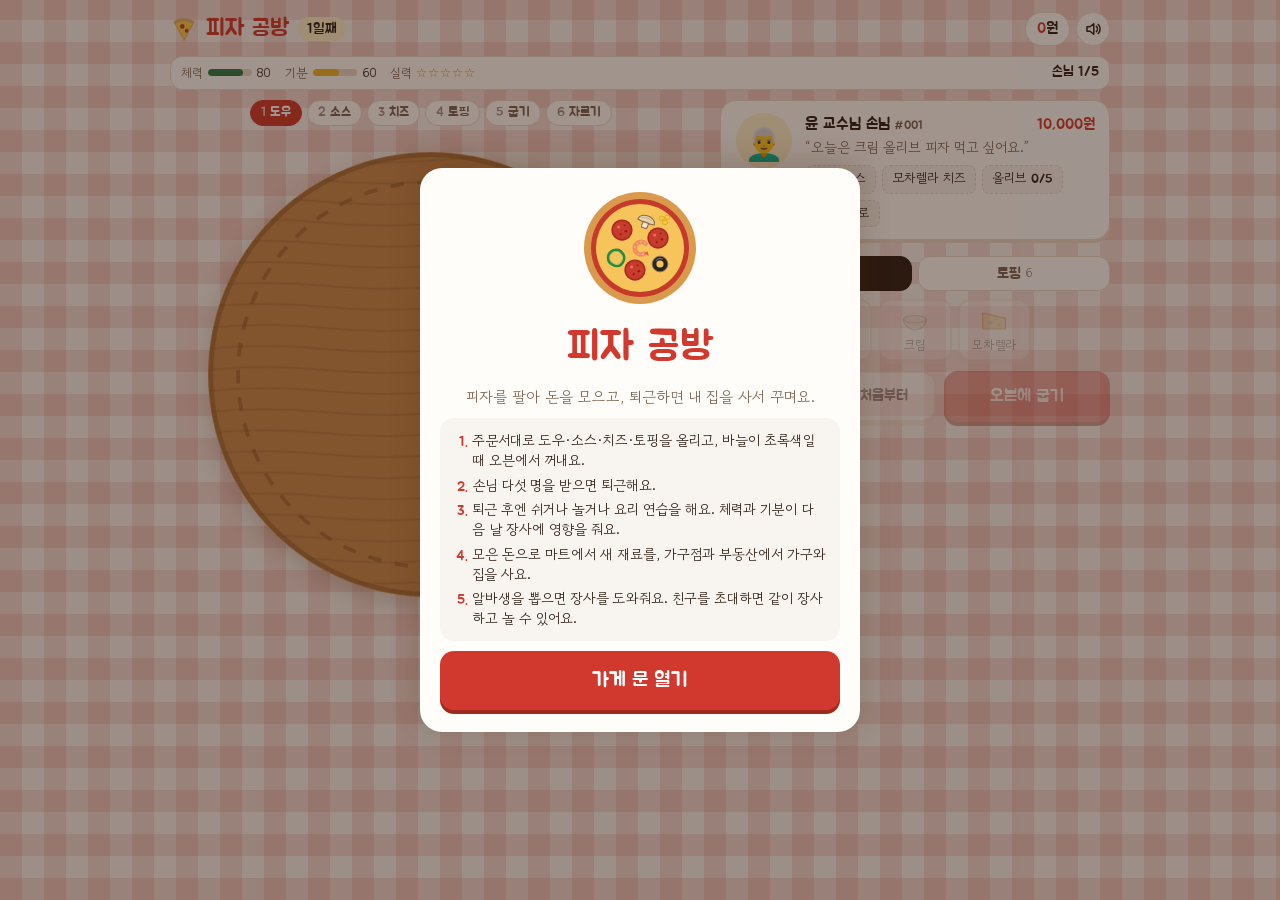
<file: pizza.html>
<!DOCTYPE html>
<html lang="ko">
<head>
<meta charset="UTF-8">
<meta name="viewport" content="width=device-width, initial-scale=1, viewport-fit=cover">
<style id="standalone">
  :root { padding-top: env(safe-area-inset-top, 0px); padding-bottom: env(safe-area-inset-bottom, 0px); }
  body { margin: 0; }
  [hidden] { display: none !important; }
</style>
<title>피자 공방</title>
<meta name="claude:viewport-fit-sides" content="cover">
<meta name="theme-color" content="#d1392e">
<link rel="preconnect" href="https://fonts.googleapis.com">
<link rel="preconnect" href="https://fonts.gstatic.com" crossorigin>
<link href="https://fonts.googleapis.com/css2?family=Jua&family=Gowun+Dodum&display=swap" rel="stylesheet">
<style>
/* Layout: one counter column on a gingham tablecloth. Work view: order ticket, pizza board, ingredient tray. Evening view: a sky band that darkens hour by hour, then activity cards. Home view: a front-on room with wall and floor slots. Wide screens split board | controls and room | panel. */
:root {
  --cloth: #f8f4ef;
  --check: rgba(206, 52, 44, 0.13);
  --panel: #fffdfa;
  --line: #ead9c8;
  --ink: #2d1f16;
  --muted: #7b6553;
  --tomato: #d1392e;
  --tomato-deep: #9e2920;
  --tomato-ink: #ffffff;
  --tomato-soft: #fde3df;
  --basil: #2e7a49;
  --basil-soft: #dff1e4;
  --mustard: #f0b429;
  --mustard-soft: #fdf0cc;
  --night: #2d2f66;
  --night-deep: #1b1c45;
  --wood: #c88a4e;
  --wood-dark: #8e5a2c;
  --brick: #9c3b25;
  --oven: #2a1a14;
  --flame: #ff8a3d;
  --shadow: rgba(80, 40, 10, 0.22);
  --scrim: rgba(45, 22, 10, 0.45);
  --f-display: 'Jua', 'Gowun Dodum', 'Apple SD Gothic Neo', 'Malgun Gothic', system-ui, sans-serif;
  --f-body: 'Gowun Dodum', 'Apple SD Gothic Neo', 'Malgun Gothic', system-ui, sans-serif;
}
@media (prefers-color-scheme: dark) {
  :root:not([data-theme="light"]) {
    --cloth: #1b1310; --check: rgba(230, 80, 60, 0.11); --panel: #281d18; --line: #46342a;
    --ink: #f7ede3; --muted: #bba693; --tomato: #ff6a58; --tomato-deep: #b8402f; --tomato-ink: #2a0d08;
    --tomato-soft: #4a2320; --basil: #5fc487; --basil-soft: #1f3a29; --mustard: #f6c453; --mustard-soft: #3d3216;
    --night: #4a4fa0; --night-deep: #2c2f6b;
    --wood: #a8713f; --wood-dark: #6e4320; --brick: #7a2c1b; --oven: #120b08; --flame: #ff9a52;
    --shadow: rgba(0, 0, 0, 0.5); --scrim: rgba(0, 0, 0, 0.62);
    color-scheme: dark;
  }
}
:root[data-theme="dark"] {
  --cloth: #1b1310; --check: rgba(230, 80, 60, 0.11); --panel: #281d18; --line: #46342a;
  --ink: #f7ede3; --muted: #bba693; --tomato: #ff6a58; --tomato-deep: #b8402f; --tomato-ink: #2a0d08;
  --tomato-soft: #4a2320; --basil: #5fc487; --basil-soft: #1f3a29; --mustard: #f6c453; --mustard-soft: #3d3216;
  --night: #4a4fa0; --night-deep: #2c2f6b;
  --wood: #a8713f; --wood-dark: #6e4320; --brick: #7a2c1b; --oven: #120b08; --flame: #ff9a52;
  --shadow: rgba(0, 0, 0, 0.5); --scrim: rgba(0, 0, 0, 0.62);
  color-scheme: dark;
}

* { box-sizing: border-box; }
html, body { min-height: 100%; }
body {
  margin: 0;
  background-color: var(--cloth);
  background-image:
    repeating-linear-gradient(0deg, var(--check) 0 22px, transparent 22px 44px),
    repeating-linear-gradient(90deg, var(--check) 0 22px, transparent 22px 44px);
  color: var(--ink);
  font-family: var(--f-body);
  font-size: 15px;
  line-height: 1.45;
  padding-left: max(16px, env(safe-area-inset-left, 0px));
  padding-right: max(16px, env(safe-area-inset-right, 0px));
  padding-block: 12px 28px;
  -webkit-tap-highlight-color: transparent;
}
button { font: inherit; color: inherit; touch-action: manipulation; }
:focus-visible { outline: 3px solid var(--mustard); outline-offset: 2px; }

.app { max-width: 480px; margin: 0 auto; display: flex; flex-direction: column; gap: 10px; }

/* Header + status */
.bar { display: flex; align-items: center; justify-content: space-between; gap: 10px; }
.brand { display: flex; align-items: center; gap: 8px; font-family: var(--f-display); font-size: 23px; color: var(--tomato); letter-spacing: 0.5px; min-width: 0; }
.brand svg { width: 28px; height: 28px; flex: none; }
.day { font-size: 14px; color: var(--ink); background: var(--mustard-soft); border-radius: 999px; padding: 2px 9px; letter-spacing: 0; white-space: nowrap; }
.stats { display: flex; align-items: center; gap: 6px; }
.stat {
  font-family: var(--f-display); font-size: 15px; padding: 5px 11px; border-radius: 999px;
  background: var(--panel); border: 1.5px solid var(--line); font-variant-numeric: tabular-nums; white-space: nowrap;
}
.stat b { font-weight: normal; color: var(--tomato); }
.stat.bump { animation: bump 0.4s; }
@keyframes bump { 40% { transform: scale(1.12); } }
.icon-btn {
  width: 34px; height: 34px; border-radius: 50%; border: 1.5px solid var(--line); background: var(--panel);
  display: grid; place-items: center; cursor: pointer; padding: 0; flex: none;
}
.icon-btn svg { width: 18px; height: 18px; }
.icon-btn .off { display: none; }
.icon-btn[aria-pressed="true"] .on { display: none; }
.icon-btn[aria-pressed="true"] .off { display: block; }
.status {
  display: flex; flex-wrap: wrap; align-items: center; gap: 6px 12px; font-size: 12.5px; color: var(--muted);
  background: var(--panel); border: 1.5px solid var(--line); border-radius: 12px; padding: 6px 10px;
}
.meter { display: inline-flex; align-items: center; gap: 5px; font-variant-numeric: tabular-nums; }
.meter i { width: 44px; height: 7px; border-radius: 4px; background: var(--line); overflow: hidden; display: inline-block; }
.meter b { display: block; height: 100%; border-radius: inherit; background: var(--basil); transition: width 0.4s; }
.meter.mood b { background: var(--mustard); }
.meter.low b { background: var(--tomato); }
.meter span { color: var(--ink); min-width: 2ch; }
.skill-stars { color: var(--mustard); letter-spacing: 1px; }
.ctx { margin-left: auto; font-family: var(--f-display); color: var(--ink); font-size: 13.5px; white-space: nowrap; font-variant-numeric: tabular-nums; }
.ctx.tired { color: var(--tomato); }

.view { display: flex; flex-direction: column; gap: 12px; }

/* Order ticket */
.ticket {
  display: grid; grid-template-columns: auto 1fr; gap: 12px; align-items: start;
  background: var(--panel); border: 1.5px solid var(--line); border-radius: 16px;
  padding: 12px 14px; box-shadow: 0 3px 0 var(--line);
}
.ticket.arrive { animation: arrive 0.45s cubic-bezier(.2, 1.3, .4, 1); }
@keyframes arrive { from { transform: translateX(28px); opacity: 0; } to { transform: none; opacity: 1; } }
.who { display: flex; flex-direction: column; align-items: center; gap: 6px; width: 58px; }
.face {
  font-size: 32px; line-height: 1; width: 56px; height: 56px; border-radius: 50%;
  background: var(--mustard-soft); display: grid; place-items: center;
}
.patience { width: 52px; height: 6px; border-radius: 3px; background: var(--line); overflow: hidden; }
.patience i { display: block; height: 100%; width: 100%; background: var(--basil); border-radius: inherit; }
.patience[data-level="mid"] i { background: var(--mustard); }
.patience[data-level="low"] i { background: var(--tomato); }
.order { min-width: 0; }
.order-head { display: flex; justify-content: space-between; align-items: baseline; gap: 8px; }
.order-head h2 { margin: 0; font-family: var(--f-display); font-weight: normal; font-size: 16px; }
.order-no { color: var(--muted); font-size: 12px; margin-left: 4px; font-variant-numeric: tabular-nums; }
.price { font-family: var(--f-display); color: var(--tomato); font-variant-numeric: tabular-nums; white-space: nowrap; }
.say { margin: 1px 0 8px; color: var(--muted); font-size: 14px; }
.chips { list-style: none; margin: 0; padding: 0; display: flex; flex-wrap: wrap; gap: 6px; }
.chip {
  font-size: 13px; padding: 3px 9px; border-radius: 8px; background: var(--cloth);
  border: 1.5px dashed var(--line); font-variant-numeric: tabular-nums; white-space: nowrap;
}
.chip b { font-weight: normal; font-family: var(--f-display); }
.chip.ok { background: var(--basil-soft); border: 1.5px solid transparent; color: var(--basil); }
.chip.ok::before { content: "✓ "; }
.chip.bad { background: var(--tomato-soft); border: 1.5px solid transparent; color: var(--tomato); }

/* Steps */
.board-area { display: flex; flex-direction: column; align-items: center; gap: 8px; }
.steps { list-style: none; margin: 0; padding: 0; display: flex; gap: 5px; justify-content: center; flex-wrap: wrap; counter-reset: step; }
.steps li {
  counter-increment: step; font-family: var(--f-display); font-size: 13px; padding: 3px 10px; border-radius: 999px;
  background: var(--panel); border: 1.5px solid var(--line); color: var(--muted);
}
.steps li::before { content: counter(step) " "; opacity: 0.7; }
.steps li.done { color: var(--basil); background: var(--basil-soft); border-color: transparent; }
.steps li.done::before { content: "✓ "; opacity: 1; }
.steps li.now { background: var(--tomato); color: var(--tomato-ink); border-color: var(--tomato); }

/* Stage: board + oven */
.stage {
  position: relative; width: min(100%, 350px, 42vh); aspect-ratio: 1; max-width: 100%;
  display: grid; place-items: center;
}
.oven {
  position: absolute; inset: -6px; border-radius: 50% 50% 22px 22px / 42% 42% 22px 22px;
  background: radial-gradient(70% 45% at 50% 100%, var(--flame), transparent 72%), var(--oven);
  box-shadow: inset 0 0 0 9px var(--brick), inset 0 0 50px rgba(0, 0, 0, 0.55);
  opacity: 0; transform: scale(0.94); transition: opacity 0.35s, transform 0.35s;
  pointer-events: none;
}
.oven::after {
  content: ""; position: absolute; inset: 9px; border-radius: inherit;
  background: radial-gradient(55% 30% at 50% 100%, var(--flame), transparent 75%);
  opacity: 0.6; animation: flicker 0.9s ease-in-out infinite alternate;
}
@keyframes flicker { from { opacity: 0.35; } to { opacity: 0.85; } }
.stage.baking .oven { opacity: 1; transform: none; }
#pizza {
  position: relative; width: 94%; height: auto; display: block; touch-action: manipulation; border-radius: 50%;
  filter: drop-shadow(0 8px 12px var(--shadow)); transition: transform 0.35s;
}
#pizza:focus:not(:focus-visible) { outline: none; }
#pizza.aim { cursor: crosshair; }
.stage.baking #pizza { transform: scale(0.84); }
#pizza.shake { animation: shake 0.3s; }
@keyframes shake { 25% { transform: translateX(-6px); } 75% { transform: translateX(6px); } }

.wood { fill: var(--wood); }
.grain { stroke: var(--wood-dark); fill: none; opacity: 0.28; stroke-width: 1.4; }
.board-rim { fill: none; stroke: var(--wood-dark); stroke-width: 3; opacity: 0.5; }
circle.ghost { fill: none; stroke: var(--wood-dark); stroke-width: 2.5; stroke-dasharray: 9 9; opacity: 0.55; }
.layer { opacity: 0; transform: scale(0.35); transform-origin: 150px 150px; transition: transform 0.4s cubic-bezier(.2, 1.4, .4, 1), opacity 0.2s; }
.layer.on { opacity: 1; transform: none; }
.drop { animation: drop 0.28s cubic-bezier(.3, 1.6, .5, 1); }
@keyframes drop { from { transform: scale(1.9); opacity: 0; } to { transform: none; opacity: 1; } }

.hint { margin: 0; min-height: 1.45em; text-align: center; color: var(--muted); font-size: 14px; }
.hint.warn { color: var(--tomato); }

/* Tray */
.controls { display: flex; flex-direction: column; gap: 10px; }
.tray { display: flex; flex-direction: column; gap: 8px; }
.tabs { display: flex; gap: 6px; }
.tab {
  flex: 1; padding: 6px 8px; border-radius: 12px; border: 1.5px solid var(--line); background: var(--panel);
  font-family: var(--f-display); font-size: 14.5px; cursor: pointer; color: var(--muted);
}
.tab[aria-selected="true"] { background: var(--ink); color: var(--panel); border-color: var(--ink); }
.tab small { font-family: var(--f-body); font-size: 12px; opacity: 0.8; }
.tray-grid { display: grid; grid-template-columns: repeat(auto-fill, minmax(46px, 1fr)); gap: 6px; }
#trayBase { grid-template-columns: repeat(auto-fill, minmax(62px, 1fr)); }
.ing {
  position: relative; display: flex; flex-direction: column; align-items: center; gap: 1px;
  padding: 6px 1px 5px; border-radius: 12px; background: var(--panel); border: 2px solid var(--line);
  cursor: pointer; box-shadow: 0 3px 0 var(--line); transition: transform 0.08s, box-shadow 0.08s; min-width: 0;
}
.ing svg { width: 28px; height: 28px; }
.ing span { font-size: 11px; white-space: nowrap; letter-spacing: -0.3px; }
#trayBase .ing span { font-size: 12.5px; }
.ing:active:not(:disabled) { transform: translateY(2px); box-shadow: 0 1px 0 var(--line); }
.ing:disabled { opacity: 0.35; cursor: not-allowed; }
.ing.done { opacity: 0.55; }
.ing.done::after {
  content: "✓"; position: absolute; top: 2px; right: 5px; font-family: var(--f-display); color: var(--basil); font-size: 13px;
}
.ing.on { border-color: var(--tomato); background: var(--tomato-soft); box-shadow: 0 3px 0 var(--tomato); }
.ing.next { animation: nudge 1.2s ease-in-out infinite; }
@keyframes nudge { 50% { transform: translateY(-3px); } }
.ing .cnt {
  position: absolute; top: -7px; right: -4px; min-width: 19px; height: 19px; padding: 0 5px; border-radius: 10px;
  background: var(--tomato); color: var(--tomato-ink); font-style: normal; font-family: var(--f-display);
  font-size: 11.5px; line-height: 19px; text-align: center; font-variant-numeric: tabular-nums;
}
.ing .cnt:empty { display: none; }

.actions { display: grid; grid-template-columns: 1fr 1fr 1.6fr; gap: 8px; }
.btn {
  font-family: var(--f-display); font-size: 17px; border-radius: 14px; padding: 11px 10px;
  border: 2px solid transparent; cursor: pointer; transition: transform 0.08s, box-shadow 0.08s; white-space: nowrap;
}
.btn.primary { background: var(--tomato); color: var(--tomato-ink); box-shadow: 0 4px 0 var(--tomato-deep); }
.btn.ghost { background: var(--panel); border-color: var(--line); color: var(--ink); box-shadow: 0 4px 0 var(--line); font-size: 15px; }
.btn.night { background: var(--night); color: #ffffff; box-shadow: 0 4px 0 var(--night-deep); }
.btn:active:not(:disabled) { transform: translateY(3px); box-shadow: 0 1px 0 var(--tomato-deep); }
.btn.ghost:active:not(:disabled) { box-shadow: 0 1px 0 var(--line); }
.btn.night:active:not(:disabled) { box-shadow: 0 1px 0 var(--night-deep); }
.btn:disabled { opacity: 0.4; cursor: not-allowed; }
.btn.big { width: 100%; font-size: 20px; padding: 13px; }
.btn.small { font-size: 15px; padding: 8px; border-radius: 12px; }
.btn.ready { animation: nudge 1.2s ease-in-out infinite; }

/* Bake panel */
.bake-panel { display: flex; flex-direction: column; gap: 10px; }
.bake-status { margin: 0; text-align: center; font-family: var(--f-display); font-size: 18px; }
.gauge-wrap { position: relative; padding-top: 6px; }
.gauge { position: relative; height: 22px; border-radius: 11px; border: 2px solid var(--line); background: var(--line); }
.needle {
  position: absolute; top: -8px; bottom: -8px; width: 6px; margin-left: -3px; left: 0;
  background: var(--ink); border-radius: 3px; box-shadow: 0 0 0 2px var(--panel);
}
.gauge-labels { position: relative; height: 18px; margin-top: 8px; font-size: 12.5px; color: var(--muted); }
.gauge-labels span { position: absolute; transform: translateX(-50%); white-space: nowrap; }
.gauge-labels .perfect { color: var(--basil); font-family: var(--f-display); }

/* Evening */
.sky {
  position: relative; overflow: hidden; border-radius: 20px; padding: 16px 18px 14px; color: #ffffff;
  display: flex; flex-direction: column; gap: 10px; box-shadow: 0 4px 0 var(--line); transition: background 0.8s;
}
.twinkle {
  position: absolute; inset: 0; pointer-events: none; opacity: 0; transition: opacity 0.8s;
  background-image: radial-gradient(#ffffff 1px, transparent 1.6px), radial-gradient(#ffffff 0.8px, transparent 1.4px);
  background-size: 46px 38px, 71px 53px; background-position: 0 0, 23px 17px;
}
.orb { position: absolute; width: 50px; height: 50px; border-radius: 50%; transition: right 0.8s, top 0.8s, background 0.8s, box-shadow 0.8s; }
.orb.sun { background: #ffe08a; box-shadow: 0 0 30px 10px rgba(255, 214, 120, 0.55); }
.orb.moon { background: transparent; box-shadow: inset -13px 3px 0 0 #f6f1dc, 0 0 24px 2px rgba(246, 241, 220, 0.2); }
.sky-top { position: relative; display: flex; flex-direction: column; gap: 2px; }
.eyebrow { font-size: 13px; letter-spacing: 1px; opacity: 0.92; }
.clock { font-family: var(--f-display); font-size: 46px; line-height: 1.05; font-variant-numeric: tabular-nums; text-shadow: 0 2px 8px rgba(0, 0, 0, 0.25); }
.left { font-size: 14px; opacity: 0.95; }
.hours { position: relative; display: grid; grid-template-columns: repeat(6, 1fr); gap: 4px; }
.hours i { height: 8px; border-radius: 4px; background: rgba(255, 255, 255, 0.88); }
.hours i.used { background: rgba(255, 255, 255, 0.22); }
.hour-labels { position: relative; display: flex; justify-content: space-between; font-size: 11px; opacity: 0.9; font-variant-numeric: tabular-nums; }
.sec-title { margin: 4px 0 0; font-family: var(--f-display); font-weight: normal; font-size: 18px; }
.sec-sub { margin: -8px 0 0; color: var(--muted); font-size: 13px; }
.cards { display: grid; grid-template-columns: repeat(2, minmax(0, 1fr)); gap: 8px; }
.act {
  text-align: left; display: grid; grid-template-columns: auto minmax(0, 1fr); column-gap: 10px; align-items: center;
  padding: 10px 12px; background: var(--panel); border: 2px solid var(--line); border-radius: 14px;
  box-shadow: 0 3px 0 var(--line); cursor: pointer; transition: transform 0.08s, box-shadow 0.08s;
}
.act-e { grid-row: span 2; font-size: 26px; line-height: 1; }
.act-t { font-family: var(--f-display); font-size: 15.5px; }
.act-m { font-size: 12px; color: var(--muted); line-height: 1.3; }
.act:disabled { opacity: 0.45; cursor: not-allowed; }
.act:active:not(:disabled) { transform: translateY(2px); box-shadow: 0 1px 0 var(--line); }
.act.place { background: var(--mustard-soft); border-color: transparent; }
.goal { margin: 0; padding: 10px 14px; border-radius: 14px; background: var(--panel); border: 1.5px dashed var(--line); font-size: 14px; }
.goal b { font-family: var(--f-display); font-weight: normal; color: var(--tomato); }
.effects { margin: 0; padding: 0 0 0 18px; color: var(--muted); font-size: 13px; display: flex; flex-direction: column; gap: 2px; }

/* Store views */
.view-head { display: flex; align-items: center; gap: 10px; flex-wrap: wrap; }
.back {
  border: 1.5px solid var(--line); background: var(--panel); border-radius: 999px; padding: 6px 12px;
  font-family: var(--f-display); font-size: 14px; cursor: pointer;
}
.view-head h2 { margin: 0; font-family: var(--f-display); font-weight: normal; font-size: 21px; }
.view-sub { margin: -4px 0 0; color: var(--muted); font-size: 14px; }
.shop-grid { display: grid; grid-template-columns: repeat(auto-fill, minmax(140px, 1fr)); gap: 8px; }
.item {
  background: var(--panel); border: 1.5px solid var(--line); border-radius: 14px; padding: 12px 10px;
  display: flex; flex-direction: column; align-items: center; text-align: center; gap: 3px;
}
.item svg { width: 44px; height: 44px; }
.item .emo { font-size: 38px; line-height: 1.15; }
.item-name { font-family: var(--f-display); font-size: 16px; }
.item-meta { font-size: 12px; color: var(--muted); line-height: 1.35; }
.item .btn, .item .owned-tag { width: 100%; }
.item .spacer { flex: 1; min-height: 4px; }
.owned-tag {
  padding: 8px; border-radius: 12px; background: var(--basil-soft); color: var(--basil);
  font-family: var(--f-display); font-size: 14px; text-align: center;
}
.houses { display: flex; flex-direction: column; gap: 8px; }
.house {
  display: grid; grid-template-columns: 92px minmax(0, 1fr); gap: 12px; align-items: center;
  background: var(--panel); border: 1.5px solid var(--line); border-radius: 14px; padding: 10px;
}
.house.here { border-color: var(--basil); }
.thumb { aspect-ratio: 4 / 3; border-radius: 8px; border: 4px solid #fff8ee; box-shadow: 0 0 0 1.5px var(--line); position: relative; overflow: hidden; }
.house-body { display: flex; flex-direction: column; align-items: flex-start; gap: 4px; min-width: 0; }
.house-body .btn, .house-body .owned-tag { padding-inline: 14px; margin-top: 2px; }

/* Room */
.home-grid { display: grid; gap: 12px; }
.room {
  container-type: inline-size; width: 100%; border-radius: 18px; overflow: hidden; position: relative;
  border: 6px solid var(--wood-dark); box-shadow: 0 6px 0 var(--line), 0 10px 24px var(--shadow);
}
.wall { padding: 16px 8px 4px; position: relative; }
.wall::after { content: ""; position: absolute; left: 0; right: 0; bottom: 0; height: 7px; background: rgba(60, 30, 10, 0.18); }
.floor { padding: 6px 8px 10px; position: relative; }
.floor::before { content: ""; position: absolute; inset: 0; background: linear-gradient(rgba(40, 20, 5, 0.16), transparent 40%); pointer-events: none; }
.wall-row, .floor-grid { display: grid; grid-template-columns: repeat(var(--cols), minmax(0, 1fr)); position: relative; align-items: center; }
.rcell {
  aspect-ratio: 1; display: grid; place-items: center; border: 0; background: transparent; padding: 0; margin: 0;
  font-size: 30px; font-size: calc(56cqw / var(--cols)); line-height: 1; cursor: pointer; border-radius: 10px; position: relative;
  outline: 1px dashed rgba(60, 30, 10, 0.16); outline-offset: -3px; color: #000000;
}
.floor .rcell.has { filter: drop-shadow(0 4px 0 rgba(40, 20, 5, 0.16)); }
.rcell.target { background: rgba(255, 255, 255, 0.5); outline: 2px dashed var(--tomato); }
.rcell.pop { animation: drop 0.3s cubic-bezier(.3, 1.6, .5, 1); }
.rcell:focus-visible { outline: 3px solid var(--mustard); }
.win {
  margin: 9%; aspect-ratio: 1; border-radius: 4px; border: 3px solid #fff8ee; position: relative; overflow: hidden;
  box-shadow: 0 0 0 2px rgba(60, 30, 10, 0.15), inset 0 0 8px rgba(0, 0, 0, 0.15);
}
.win::before, .win::after { content: ""; position: absolute; background: #fff8ee; }
.win::before { left: 50%; top: 0; bottom: 0; width: 3px; margin-left: -1.5px; }
.win::after { top: 50%; left: 0; right: 0; height: 3px; margin-top: -1.5px; }
.cozy { margin: 0; text-align: center; font-size: 14px; color: var(--muted); font-variant-numeric: tabular-nums; }
.cozy b { font-family: var(--f-display); font-weight: normal; color: var(--tomato); font-size: 18px; }
.inv-grid { display: grid; grid-template-columns: repeat(auto-fill, minmax(78px, 1fr)); gap: 7px; }
.inv {
  display: flex; flex-direction: column; align-items: center; gap: 1px; padding: 8px 4px; border-radius: 12px;
  border: 2px solid var(--line); background: var(--panel); cursor: pointer; font-size: 12.5px; min-width: 0;
}
.inv-e { font-size: 26px; line-height: 1.15; }
.inv em { font-style: normal; color: var(--muted); font-size: 11.5px; font-variant-numeric: tabular-nums; }
.inv.on { border-color: var(--tomato); background: var(--tomato-soft); }
.inv:disabled { opacity: 0.4; cursor: not-allowed; }
.swatches { display: grid; grid-template-columns: repeat(auto-fill, minmax(78px, 1fr)); gap: 7px; }
.swatch {
  height: 66px; border-radius: 12px; border: 3px solid var(--line); cursor: pointer; display: flex;
  align-items: flex-end; padding: 0; overflow: hidden;
}
.swatch span { width: 100%; background: var(--panel); color: var(--ink); font-size: 12px; padding: 3px 0; }
.swatch.on { border-color: var(--tomato); }
.empty { margin: 0; padding: 14px; text-align: center; color: var(--muted); background: var(--panel); border: 1.5px dashed var(--line); border-radius: 14px; display: flex; flex-direction: column; gap: 8px; align-items: center; }

/* Room illustration colors (the same picture in both themes) */
.wp-cream { background: #f6ead8; } .wp-mint { background: #d4ecdf; } .wp-sky { background: #d7e7f6; }
.wp-pink { background: #f7dbe1; } .wp-lav { background: #e3dcf2; }
.wp-stripe { background: repeating-linear-gradient(90deg, #f4e4d0 0 12px, #ead2b6 12px 24px); }
.wp-dots { background: radial-gradient(#e7a99a 2px, transparent 2.6px) 0 0 / 16px 16px, #fbeee7; }
.wp-pizza { background: repeating-linear-gradient(0deg, rgba(209, 57, 46, 0.16) 0 10px, transparent 10px 20px), repeating-linear-gradient(90deg, rgba(209, 57, 46, 0.16) 0 10px, transparent 10px 20px), #fffaf3; }
.fl-wood { background: repeating-linear-gradient(90deg, #c98f57 0 38px, #b98049 38px 40px); }
.fl-dark { background: repeating-linear-gradient(90deg, #7d4f2e 0 38px, #6c4326 38px 40px); }
.fl-tile { background: conic-gradient(#ece6dc 25%, #d6cdbf 0 50%, #ece6dc 0 75%, #d6cdbf 0) 0 0 / 36px 36px; }
.fl-green { background: radial-gradient(rgba(255, 255, 255, 0.18) 1.5px, transparent 2px) 0 0 / 12px 12px, #9fbf8f; }
.fl-pink { background: radial-gradient(rgba(255, 255, 255, 0.25) 1.5px, transparent 2px) 0 0 / 12px 12px, #e7b4c0; }
.view-city { background: radial-gradient(#ffd76a 1.2px, transparent 1.8px) 3px 6px / 9px 11px, linear-gradient(#1d2547, #3a4580); }
.view-sunset { background: radial-gradient(circle at 30% 70%, #fff1b8 0 12%, transparent 13%), linear-gradient(#ff9e6b, #ffcf8a 62%, #e8806f); }
.view-sky { background: radial-gradient(ellipse 34% 16% at 32% 38%, #ffffff 60%, transparent 63%), radial-gradient(ellipse 26% 12% at 72% 62%, #ffffff 60%, transparent 63%), linear-gradient(#78c1f0, #cfeaff); }
.view-skyline { background: linear-gradient(90deg, #2c335e 0 14%, transparent 14% 20%, #353d6c 20% 38%, transparent 38% 44%, #2c335e 44% 62%, transparent 62% 70%, #353d6c 70% 100%) bottom / 100% 48% no-repeat, radial-gradient(#ffd76a 1px, transparent 1.6px) 2px 2px / 7px 9px, linear-gradient(#141936, #4b3f7a); }
.view-garden { background: radial-gradient(circle at 34% 58%, #3f8f3f 0 18%, transparent 19%), radial-gradient(circle at 70% 64%, #4c9a44 0 14%, transparent 15%), linear-gradient(#a9dcf5 0 62%, #7cc46a 62%); }
.view-sea { background: radial-gradient(circle at 74% 26%, #fff4c2 0 10%, transparent 11%), linear-gradient(#8fd3f5 0 48%, #2f8fd0 48% 72%, #f4dc9c 72%); }

/* Crew strip: part-timers and friends working right now */
.crew { display: flex; gap: 6px; overflow-x: auto; padding-bottom: 2px; scrollbar-width: none; }
.crew::-webkit-scrollbar { display: none; }
.mate {
  flex: none; display: inline-flex; align-items: center; gap: 6px; padding: 4px 10px 4px 4px; border-radius: 999px;
  background: var(--panel); border: 1.5px solid var(--line); font-size: 12.5px; white-space: nowrap;
}
button.mate { cursor: pointer; }
button.mate:disabled { cursor: default; }
.mf { width: 26px; height: 26px; border-radius: 50%; display: grid; place-items: center; background: var(--mustard-soft); font-size: 16px; overflow: hidden; flex: none; }
.mf img { width: 100%; height: 100%; object-fit: cover; display: block; }
.act-e .mf { width: 34px; height: 34px; font-size: 21px; }
.mate b { font-weight: normal; font-family: var(--f-display); font-size: 13px; }
.mate small { color: var(--muted); font-size: 11.5px; }
.mate.friend { border-color: var(--basil); }
.mate.bonus { background: var(--basil-soft); color: var(--basil); border-color: transparent; padding-left: 10px; font-family: var(--f-display); }
.mate .bar { width: 34px; height: 5px; border-radius: 3px; background: var(--line); overflow: hidden; display: inline-block; }
.mate .bar i { display: block; height: 100%; background: var(--mustard); }
.float-emo { position: fixed; z-index: 45; font-size: 46px; pointer-events: none; animation: float-up 1.6s ease-out forwards; }
@keyframes float-up { from { transform: translateY(0) scale(0.6); opacity: 0; } 15% { transform: translateY(-10px) scale(1.2); opacity: 1; } to { transform: translateY(-150px) scale(1); opacity: 0; } }
.act.wide { grid-column: 1 / -1; }
.staff-face { display: grid; place-items: center; font-size: 40px; background: var(--mustard-soft); border-color: var(--panel); }

/* Friends */
.friends-btn { position: relative; }
.friends-btn .dot {
  position: absolute; top: -5px; right: -5px; min-width: 17px; height: 17px; border-radius: 9px; padding: 0 4px;
  background: var(--basil); color: var(--panel); font-family: var(--f-display); font-size: 11px; line-height: 17px; text-align: center;
}
.friends-btn .dot:empty { display: none; }
.panel-card { background: var(--panel); border: 1.5px solid var(--line); border-radius: 14px; padding: 12px 14px; display: flex; flex-direction: column; gap: 8px; }
.row-form { display: flex; gap: 8px; }
.row-form input {
  flex: 1; min-width: 0; font: inherit; padding: 9px 12px; border-radius: 12px; border: 1.5px solid var(--line);
  background: var(--cloth); color: var(--ink);
}
.people { list-style: none; margin: 0; padding: 0; display: flex; flex-direction: column; gap: 8px; }
.person {
  display: grid; grid-template-columns: auto 40px minmax(0, 1fr); gap: 10px; align-items: start;
  background: var(--panel); border: 1.5px solid var(--line); border-radius: 14px; padding: 10px 12px;
}
.person.me { border-color: var(--tomato); }
.rank { font-family: var(--f-display); font-size: 18px; color: var(--muted); min-width: 1.4em; text-align: center; font-variant-numeric: tabular-nums; line-height: 40px; }
.avatar { width: 40px; height: 40px; border-radius: 50%; position: relative; background: var(--mustard-soft); display: grid; place-items: center; font-size: 22px; }
.avatar img { width: 100%; height: 100%; object-fit: cover; display: block; border-radius: 50%; }
.avatar .on { position: absolute; right: -1px; bottom: -1px; width: 12px; height: 12px; border-radius: 50%; background: var(--basil); box-shadow: 0 0 0 2px var(--panel); }
.p-body { min-width: 0; display: flex; flex-direction: column; gap: 2px; }
.p-name { font-family: var(--f-display); font-size: 15.5px; overflow-wrap: anywhere; }
.p-meta { font-size: 12.5px; color: var(--muted); }
.p-actions { display: flex; gap: 6px; flex-wrap: wrap; margin-top: 6px; }
.p-actions .btn { font-size: 13.5px; padding: 6px 11px; border-radius: 10px; box-shadow: 0 3px 0 var(--line); }
.p-actions .btn.primary { box-shadow: 0 3px 0 var(--tomato-deep); }
.stickers { display: flex; flex-wrap: wrap; gap: 6px; }
.sticker { padding: 6px 11px; border-radius: 999px; background: var(--panel); border: 1.5px solid var(--line); font-size: 13.5px; cursor: pointer; }
.sticker:disabled { opacity: 0.45; cursor: not-allowed; }
#cheerBar .sticker { font-size: 22px; padding: 4px 12px; }
.guestbook { list-style: none; margin: 0; padding: 0; display: flex; flex-direction: column; font-size: 13.5px; }
.guestbook li { display: flex; justify-content: space-between; gap: 8px; padding: 6px 0; border-bottom: 1.5px dashed var(--line); }
.guestbook li:last-child { border-bottom: 0; }
.guestbook li span:last-child { color: var(--muted); white-space: nowrap; }
.note { margin: 0; font-size: 13px; color: var(--muted); }
.gift-grid { display: grid; grid-template-columns: repeat(3, minmax(0, 1fr)); gap: 8px; }
.room.ro .rcell { outline-color: transparent; cursor: default; }
.sheet .label { font-family: var(--f-display); font-size: 15px; }

/* Pizza process: rolling, rubbing sauce and cheese, cutting, boxing */
.proc { display: flex; align-items: center; gap: 10px; width: min(100%, 370px); }
.proc-bar { flex: 1; height: 10px; border-radius: 5px; background: var(--line); overflow: hidden; }
.proc-bar i { display: block; height: 100%; width: 0; background: var(--mustard); border-radius: inherit; transition: width 0.15s; }
.proc-bar i.full { background: var(--basil); }
.proc .btn { flex: none; font-size: 14px; padding: 7px 12px; box-shadow: 0 3px 0 var(--line); }
#pizza.painting { cursor: none; touch-action: none; }
#sauce { transition: opacity 0.6s; }
.tool { pointer-events: none; transition: opacity 0.15s; }
.cut-dark, .cut-hi { stroke-linecap: round; stroke-dasharray: 270; animation: cut-draw 0.22s ease-out both; }
.cut-dark { stroke: rgba(70, 30, 10, 0.6); stroke-width: 2.6; }
.cut-hi { stroke: rgba(255, 240, 210, 0.55); stroke-width: 0.9; transform: translate(1px, 1px); }
@keyframes cut-draw { from { stroke-dashoffset: 270; } to { stroke-dashoffset: 0; } }
.cut-guide { stroke: #ffffff; stroke-width: 2; stroke-dasharray: 6 6; opacity: 0.85; }
.bub { fill: #fff3c4; stroke: rgba(160, 100, 30, 0.35); stroke-width: 0.8; transform-box: fill-box; transform-origin: center; animation: bub 1.1s ease-in-out infinite alternate; }
.bub:nth-child(3n) { animation-delay: -0.4s; }
.bub:nth-child(3n+1) { animation-delay: -0.8s; }
@keyframes bub { from { transform: scale(0.5); } to { transform: scale(1.15); } }
.flames { position: absolute; left: 50%; bottom: 10px; width: 70%; height: 28%; transform: translateX(-50%); display: flex; justify-content: space-around; align-items: flex-end; pointer-events: none; }
.flames i {
  width: 13%; height: 70%; border-radius: 50% 50% 45% 45% / 65% 65% 35% 35%; opacity: 0.9; filter: blur(1px); transform-origin: 50% 100%;
  background: radial-gradient(60% 70% at 50% 75%, #fff2a8, #ffb03b 45%, rgba(255, 90, 30, 0.85) 70%, transparent 72%);
  animation: flame 0.7s ease-in-out infinite alternate;
}
.flames i:nth-child(2) { height: 90%; animation-delay: -0.2s; }
.flames i:nth-child(3) { height: 100%; animation-delay: -0.45s; }
.flames i:nth-child(4) { height: 85%; animation-delay: -0.1s; }
.flames i:nth-child(5) { height: 65%; animation-delay: -0.35s; }
@keyframes flame { from { transform: scaleY(0.8) scaleX(1.05); } to { transform: scaleY(1.15) scaleX(0.9) translateY(-4%); } }
.steam { position: absolute; inset: 12% 25% auto; height: 40%; display: flex; justify-content: space-around; pointer-events: none; opacity: 0; transition: opacity 0.4s; z-index: 2; }
.steam i { width: 14px; height: 100%; border-radius: 50%; background: linear-gradient(transparent, rgba(255, 255, 255, 0.75), transparent); filter: blur(4px); }
.stage.steaming .steam { opacity: 1; }
.stage.steaming .steam i { animation: steam 2.2s ease-out infinite; }
.stage.steaming .steam i:nth-child(2) { animation-delay: -0.7s; }
.stage.steaming .steam i:nth-child(3) { animation-delay: -1.4s; }
@keyframes steam { from { transform: translateY(30%) scaleX(0.8); opacity: 0; } 40% { opacity: 1; } to { transform: translateY(-60%) scaleX(1.4) skewX(12deg); opacity: 0; } }
.box-base, .box-lid { position: absolute; inset: 3%; border-radius: 10px; opacity: 0; pointer-events: none; }
.box-base { background: #d7a96f; box-shadow: inset 0 0 0 6px #c08e52, inset 0 0 24px rgba(80, 40, 10, 0.35); transform: scale(0.9); transition: opacity 0.25s, transform 0.3s; }
.box-lid {
  z-index: 3; display: grid; place-items: center; transform-origin: 50% 0; transform: perspective(800px) rotateX(-100deg);
  background: linear-gradient(135deg, #dfb27a, #c99558); box-shadow: 0 12px 26px var(--shadow), inset 0 0 0 3px rgba(120, 70, 20, 0.25);
}
.box-lid span { font-family: var(--f-display); color: #8f2c20; font-size: clamp(22px, 7vw, 36px); border: 3px solid #8f2c20; border-radius: 50%; padding: 16% 10%; transform: rotate(-8deg); opacity: 0.85; white-space: nowrap; }
.stage.boxed .box-base { opacity: 1; transform: none; }
.stage.boxed #pizza { transform: scale(0.8); }
.stage.boxed .board { opacity: 0; }
.stage.boxed .box-lid { animation: lid 0.55s 0.45s cubic-bezier(.3, 1.3, .5, 1) forwards; }
@keyframes lid { from { opacity: 1; transform: perspective(800px) rotateX(-100deg); } to { opacity: 1; transform: perspective(800px) rotateX(0deg); } }
.board { transition: opacity 0.25s; }

/* Room editor: a dollhouse room drawn in SVG, furniture dragged anywhere */
.room { background: #2a1a12; }
.room-svg { display: block; width: 100%; height: auto; touch-action: none; user-select: none; -webkit-user-select: none; }
.room.ro .room-svg { touch-action: auto; }
.room-svg .it { cursor: grab; }
.room.ro .room-svg .it { cursor: default; }
.room-svg:focus { outline: none; }
.room:focus-within { outline: 3px solid var(--mustard); outline-offset: 2px; }
.sel-ring { fill: none; stroke: #ff6a58; stroke-width: 2; stroke-dasharray: 5 4; animation: ring 1s linear infinite; }
@keyframes ring { to { stroke-dashoffset: -18; } }
.room-tools { display: flex; align-items: center; gap: 8px; flex-wrap: wrap; min-height: 40px; }
.room-tools .label { margin-right: auto; font-size: 14px; color: var(--muted); }
.room-tools .btn { font-size: 14px; padding: 7px 11px; box-shadow: 0 3px 0 var(--line); }
.seg { display: inline-flex; border: 1.5px solid var(--line); border-radius: 999px; overflow: hidden; background: var(--panel); }
.seg button { border: 0; background: none; padding: 6px 12px; font-family: var(--f-display); font-size: 13.5px; cursor: pointer; color: var(--muted); }
.seg button[aria-pressed="true"] { background: var(--ink); color: var(--panel); }
.sets { display: flex; flex-wrap: wrap; gap: 6px; justify-content: center; }
.set { font-size: 12.5px; padding: 4px 10px; border-radius: 999px; background: var(--cloth); border: 1.5px dashed var(--line); color: var(--muted); }
.set.on { background: var(--basil-soft); color: var(--basil); border: 1.5px solid transparent; }
.fu-ico { width: 52px; height: 44px; display: block; }
.item .fu-ico { width: 78px; height: 64px; }
.inv .fu-ico { width: 48px; height: 40px; }
.fish-swim { animation: swim 3.5s ease-in-out infinite alternate; }
@keyframes swim { from { transform: translateX(-8px); } to { transform: translateX(8px); } }
.tail-wag { transform-box: fill-box; transform-origin: 0% 100%; animation: wag 0.9s ease-in-out infinite alternate; }
@keyframes wag { from { transform: rotate(-10deg); } to { transform: rotate(14deg); } }
.wp-brick { background: repeating-linear-gradient(0deg, #e8c9b4 0 2px, #c9765a 2px 12px); }
.wp-panel { background: repeating-linear-gradient(90deg, #b98d5e 0 2px, #d9b48a 2px 14px); }
.wp-stars { background: radial-gradient(#f6c453 1.6px, transparent 2.2px) 0 0 / 14px 14px, #2f3a6b; }
.fl-light { background: repeating-linear-gradient(90deg, #dcb27f 0 38px, #c99c68 38px 40px); }
.fl-marble { background: linear-gradient(135deg, #ece8e1, #dcd6cc 60%, #ece8e1); }

/* Overlays */
.overlay {
  position: fixed; inset: 0; z-index: 30; background: var(--scrim);
  display: flex; align-items: flex-end; justify-content: center;
  padding-left: max(10px, env(safe-area-inset-left, 0px)); padding-right: max(10px, env(safe-area-inset-right, 0px));
}
.overlay.center { align-items: center; padding-block: 16px; }
.sheet {
  width: 100%; max-width: 440px; max-height: 92%; overflow: auto; background: var(--panel); color: var(--ink);
  border-radius: 22px 22px 0 0; padding: 20px 20px calc(20px + env(safe-area-inset-bottom, 0px));
  box-shadow: 0 -6px 30px var(--shadow); animation: sheet-up 0.35s cubic-bezier(.2, 1.2, .4, 1);
  display: flex; flex-direction: column; gap: 10px;
}
.overlay.center .sheet { border-radius: 22px; padding-bottom: 22px; }
@keyframes sheet-up { from { transform: translateY(40px); opacity: 0; } to { transform: none; opacity: 1; } }
.sheet h2 { margin: 0; font-family: var(--f-display); font-weight: normal; font-size: 26px; text-align: center; text-wrap: balance; }
.sheet p { margin: 0; }
.res-who { text-align: center; color: var(--muted); font-size: 14px; }
.stars { display: flex; justify-content: center; gap: 6px; font-size: 38px; line-height: 1; }
.stars span { color: var(--line); }
.stars span.lit { color: var(--mustard); animation: star-pop 0.4s cubic-bezier(.2, 1.8, .4, 1) both; }
.stars span.lit:nth-child(2) { animation-delay: 0.12s; }
.stars span.lit:nth-child(3) { animation-delay: 0.24s; }
@keyframes star-pop { from { transform: scale(0.2); } to { transform: none; } }
.lines { list-style: none; margin: 0; padding: 0; }
.lines li { display: flex; justify-content: space-between; gap: 12px; padding: 7px 0; border-bottom: 1.5px dashed var(--line); font-variant-numeric: tabular-nums; }
.lines li span:first-child { color: var(--muted); flex: none; }
.lines li span:last-child { text-align: right; }
.lines li.sum { border-bottom: none; font-family: var(--f-display); font-size: 17px; }
.lines .good { color: var(--basil); }
.lines .bad { color: var(--tomato); }
.earn { display: grid; grid-template-columns: 1fr 1fr; gap: 8px; }
.earn div { background: var(--mustard-soft); border-radius: 12px; padding: 8px 12px; display: flex; flex-direction: column; }
.earn small { color: var(--muted); font-size: 12.5px; }
.earn b { font-family: var(--f-display); font-weight: normal; font-size: 20px; font-variant-numeric: tabular-nums; }
.quote { text-align: center; font-size: 15px; }
.start-art { display: block; width: 120px; height: 120px; margin: 0 auto; animation: spin-in 0.8s cubic-bezier(.2, 1.2, .4, 1); }
@keyframes spin-in { from { transform: rotate(-120deg) scale(0.5); opacity: 0; } to { transform: none; opacity: 1; } }
.start-title { font-size: 40px !important; color: var(--tomato); letter-spacing: 1px; }
.lede { text-align: center; color: var(--muted); }
.howto { margin: 0; padding: 12px 14px 12px 32px; background: var(--cloth); border-radius: 14px; display: flex; flex-direction: column; gap: 4px; font-size: 14px; }
.howto li::marker { font-family: var(--f-display); color: var(--tomato); }
.save-info { text-align: center; font-size: 14px; color: var(--muted); font-variant-numeric: tabular-nums; }
.save-info b { color: var(--ink); font-weight: normal; font-family: var(--f-display); }
.total { text-align: center; font-family: var(--f-display); font-size: 40px; color: var(--tomato); font-variant-numeric: tabular-nums; line-height: 1.1; }
.center-note { text-align: center; color: var(--muted); font-size: 14px; font-variant-numeric: tabular-nums; }
.center-note b { color: var(--ink); font-weight: normal; font-family: var(--f-display); }
.badge { display: inline-block; margin-left: 6px; padding: 1px 8px; border-radius: 999px; background: var(--mustard); color: var(--oven); font-size: 12px; font-family: var(--f-display); vertical-align: middle; }
.text-btn { background: none; border: 0; color: var(--muted); text-decoration: underline; text-underline-offset: 3px; cursor: pointer; font-size: 14px; padding: 4px; align-self: center; }
.text-btn.armed { color: var(--tomato); }

.toast {
  position: fixed; left: 50%; bottom: calc(18px + env(safe-area-inset-bottom, 0px)); z-index: 40;
  transform: translate(-50%, 20px); opacity: 0; pointer-events: none;
  background: var(--ink); color: var(--panel); padding: 10px 16px; border-radius: 14px; font-size: 14.5px;
  width: max-content; max-width: calc(100vw - 32px); text-align: center; transition: opacity 0.25s, transform 0.25s;
  box-shadow: 0 6px 20px var(--shadow);
}
.toast.show { opacity: 1; transform: translate(-50%, 0); }

/* Wide screens */
@media (min-width: 860px) {
  .app { max-width: 940px; }
  .play { display: grid; grid-template-columns: 1fr 390px; grid-template-rows: auto 1fr; grid-template-areas: "board ticket" "board controls"; align-items: start; gap: 16px 28px; }
  .ticket { grid-area: ticket; }
  .board-area { grid-area: board; }
  .controls { grid-area: controls; }
  .stage { width: min(100%, 480px, 66vh); }
  .cards { grid-template-columns: repeat(4, minmax(0, 1fr)); }
  .home-grid { grid-template-columns: minmax(0, 1.25fr) minmax(0, 1fr); align-items: start; gap: 20px; }
  .overlay { align-items: center; }
  .sheet { border-radius: 22px; padding-bottom: 22px; }
}
@media (max-width: 440px) {
  .meter span { display: none; }
  .status { gap: 6px 10px; }
  .brand > span:not(.day) { display: none; }
  .steps li { padding: 3px 8px; font-size: 12.5px; }
}
@media (max-width: 360px) {
  .btn { font-size: 15px; }
  .brand { font-size: 20px; }
  .meter i { width: 34px; }
}
@media (prefers-reduced-motion: reduce) {
  *, *::before, *::after { animation-duration: 0.01ms !important; animation-iteration-count: 1 !important; transition-duration: 0.01ms !important; }
}
</style>
</head>
<body>

<!-- Ingredient drawings, shared by the pizza, the tray, the market and the title card -->
<svg width="0" height="0" style="position:absolute" aria-hidden="true" focusable="false">
  <defs>
    <g id="t-pepperoni">
      <circle r="12.5" fill="#a92a22"/><circle r="10.5" fill="#c83c2e"/>
      <circle cx="-4" cy="-3.5" r="1.8" fill="#e8705a"/><circle cx="4.5" cy="1.5" r="1.5" fill="#8a1f19"/>
      <circle cx="-1.5" cy="5" r="1.3" fill="#8a1f19"/><circle cx="3" cy="-5.5" r="1.1" fill="#8a1f19"/>
    </g>
    <g id="t-mushroom">
      <g transform="translate(0 -2)">
        <path d="M-12.5 2 C-12.5 -10 12.5 -10 12.5 2 Q0 4.5 -12.5 2 Z" fill="#e6d3b5" stroke="#8f6a45" stroke-width="1.6" stroke-linejoin="round"/>
        <path d="M-4.2 2.6 C-4.6 6 -4.4 9 -3.6 11 L3.6 11 C4.4 9 4.6 6 4.2 2.6 Z" fill="#f1e6d2" stroke="#8f6a45" stroke-width="1.6" stroke-linejoin="round"/>
        <path d="M-8 -2 Q0 -6 8 -2" fill="none" stroke="#c7ad88" stroke-width="1.2"/>
      </g>
    </g>
    <g id="t-pepper">
      <path d="M0 -11.5 C5 -12 8 -9 10.5 -5 C13 0 11 6 7 9.5 C4 12 -1 12 -4 10 C-9 8 -12 3 -11 -3 C-10 -8 -5 -11.5 0 -11.5 Z" fill="none" stroke="#2c8a3a" stroke-width="3.8" stroke-linejoin="round"/>
      <path d="M0 -11.5 C5 -12 8 -9 10.5 -5 C13 0 11 6 7 9.5 C4 12 -1 12 -4 10 C-9 8 -12 3 -11 -3 C-10 -8 -5 -11.5 0 -11.5 Z" fill="none" stroke="#7ccc7c" stroke-width="1.1" transform="scale(.8)"/>
    </g>
    <g id="t-olive">
      <circle r="9.9" fill="none" stroke="#7a6d62" stroke-width="0.9"/>
      <circle r="7" fill="none" stroke="#2a2420" stroke-width="5"/>
      <path d="M-5 -4 A6.5 6.5 0 0 1 3 -6.3" fill="none" stroke="#7a6d62" stroke-width="1.4" stroke-linecap="round"/>
    </g>
    <g id="t-corn">
      <ellipse cx="-5.5" cy="-3" rx="4.3" ry="3.6" fill="#f7cb3d" stroke="#d29b16" stroke-width="1.1"/>
      <ellipse cx="4" cy="-4.5" rx="4.3" ry="3.6" fill="#f7cb3d" stroke="#d29b16" stroke-width="1.1"/>
      <ellipse cx="0" cy="4" rx="4.3" ry="3.6" fill="#f7cb3d" stroke="#d29b16" stroke-width="1.1"/>
    </g>
    <g id="t-onion">
      <path d="M-12 5 A12.5 12.5 0 0 1 12 5" fill="none" stroke="#a5679e" stroke-width="3.2" stroke-linecap="round"/>
      <path d="M-7.5 5 A8 8 0 0 1 7.5 5" fill="none" stroke="#e2c4df" stroke-width="2.4" stroke-linecap="round"/>
    </g>
    <g id="t-ham">
      <rect x="-9.5" y="-8" width="19" height="16" rx="3" fill="#f2a5a0" stroke="#d9746f" stroke-width="1.6"/>
      <path d="M-5.5 -3 h11 M-5.5 2.5 h7" stroke="#f9d2cd" stroke-width="1.6" stroke-linecap="round"/>
    </g>
    <g id="t-bacon">
      <path d="M-12 -5 Q-8 -10 -4 -5 T4 -5 T12 -5 L12 4 Q8 -1 4 4 T-4 4 T-12 4 Z" fill="#b9473a"/>
      <path d="M-12 -0.5 Q-8 -5.5 -4 -0.5 T4 -0.5 T12 -0.5" fill="none" stroke="#f3c9b5" stroke-width="2.2"/>
    </g>
    <g id="t-sausage">
      <circle r="9.5" fill="#8e3f22"/><circle r="7.4" fill="#c0643a"/>
      <circle cx="-2.5" cy="-2" r="1.3" fill="#f0c9a0"/><circle cx="2.8" cy="1.5" r="1.1" fill="#f0c9a0"/><circle cx="-0.5" cy="3.8" r="1" fill="#f0c9a0"/>
    </g>
    <g id="t-shrimp">
      <path d="M8 -6 A9 9 0 1 0 6 8" fill="none" stroke="#f28c5e" stroke-width="6.5" stroke-linecap="round"/>
      <path d="M8 -6 A9 9 0 1 0 6 8" fill="none" stroke="#fbd0b5" stroke-width="1.2" stroke-dasharray="2.5 3.5"/>
      <path d="M6 8 L12.5 11 L11 4.5 Z" fill="#e0603a"/>
    </g>
    <g id="t-bulgogi">
      <path d="M-10 -3 C-8 -9 1 -10 6 -7 C11 -4 11 3 7 6 C2 10 -6 9 -9 5 C-12 2 -11 0 -10 -3 Z" fill="#6e3b20"/>
      <path d="M-6 -3 Q0 -6 5 -2 M-5 3 Q1 0 6 4" fill="none" stroke="#a0603a" stroke-width="1.7" stroke-linecap="round"/>
    </g>
    <g id="t-pineapple">
      <path d="M-10.5 8 L0 -10.5 L10.5 8 Z" fill="#f9d64a" stroke="#dca21c" stroke-width="1.7" stroke-linejoin="round"/>
      <path d="M-5 4 L0 -4 L5 4" fill="none" stroke="#fdeaa0" stroke-width="1.5"/>
    </g>
    <g id="t-freshtomato">
      <circle r="10.5" fill="#d9362b"/><circle r="8" fill="#ef5a45"/>
      <path d="M0 -8 V8 M-7 -4 L7 4 M-7 4 L7 -4" stroke="#d9362b" stroke-width="1.6"/>
      <circle r="2.2" fill="#f7a08a"/>
      <ellipse cx="0" cy="-5" rx="1" ry="1.5" fill="#f4d58a"/><ellipse cx="4.3" cy="2.5" rx="1" ry="1.5" fill="#f4d58a" transform="rotate(60 4.3 2.5)"/><ellipse cx="-4.3" cy="2.5" rx="1" ry="1.5" fill="#f4d58a" transform="rotate(-60 -4.3 2.5)"/>
    </g>
    <g id="t-jalapeno">
      <circle r="8" fill="#a9d66e" stroke="#2f7d32" stroke-width="3"/>
      <circle cx="-2" cy="-1.5" r="1.3" fill="#f3f0d8"/><circle cx="2.2" cy="1" r="1.3" fill="#f3f0d8"/><circle cx="-0.3" cy="2.8" r="1.1" fill="#f3f0d8"/>
    </g>
    <g id="t-potato">
      <path d="M-11 5 C-9 -6 4 -11 11 -4 C6 1 -2 5 -11 5 Z" fill="#efcb72" stroke="#a8722f" stroke-width="2.4" stroke-linejoin="round"/>
      <circle cx="-2" cy="-1" r="0.9" fill="#c99a4a"/><circle cx="3" cy="-3.5" r="0.8" fill="#c99a4a"/>
    </g>
    <g id="t-sweetpotato">
      <circle r="9.5" fill="#f6b23f" stroke="#7d3466" stroke-width="2.6"/>
      <circle cx="-2.5" cy="-2.5" r="2.6" fill="#fbd27a"/>
    </g>
    <g id="t-broccoli">
      <path d="M-2 2 L-3 11 L3 11 L2 2 Z" fill="#9ccc65"/>
      <circle cx="-5" cy="-1" r="5" fill="#3b8a3b"/><circle cx="5" cy="-1" r="5" fill="#3b8a3b"/><circle cx="0" cy="-6" r="5.5" fill="#2f7a32"/>
      <circle cx="-1.5" cy="-7" r="1.6" fill="#5aa84f"/><circle cx="4.5" cy="-2" r="1.3" fill="#5aa84f"/>
    </g>
    <g id="t-basil">
      <path d="M-11 4 C-6 -8 6 -10 11 -4 C6 6 -4 9 -11 4 Z" fill="#3d8f3a"/>
      <path d="M-9 3.5 C-3 -1 3 -3 9 -4" fill="none" stroke="#6cbf5a" stroke-width="1.2"/>
    </g>
    <g id="t-chicken">
      <path d="M-10 -5 C-6 -10 7 -10 10 -4 C12 2 8 9 0 9 C-8 9 -12 2 -10 -5 Z" fill="#e7bf84" stroke="#c48e4c" stroke-width="1.4"/>
      <path d="M-6 -3 l9 -3 M-6 2 l11 -3 M-3 6 l8 -2" stroke="#9c6430" stroke-width="1.8" stroke-linecap="round"/>
    </g>
    <g id="i-dough">
      <ellipse cx="0" cy="3" rx="13" ry="9" fill="#f3dcae" stroke="#cf9f5c" stroke-width="1.4"/>
      <ellipse cx="-4" cy="-0.5" rx="5" ry="2.2" fill="#fbecd0"/>
    </g>
    <g id="i-bowl">
      <path d="M-13 -2 A13 12 0 0 0 13 -2 Z" fill="#f1ede6" stroke="#b9ab9a" stroke-width="1.3"/>
      <ellipse cx="0" cy="-2" rx="13" ry="4.2" fill="currentColor" stroke="#b9ab9a" stroke-width="1.3"/>
      <ellipse cx="-4" cy="-3" rx="3" ry="1.2" fill="#ffffff" opacity="0.4"/>
    </g>
    <g id="i-cheese">
      <path d="M-13 9 L13 9 L13 -3 L-13 -9 Z" fill="currentColor" stroke="#c48a14" stroke-width="1.3" stroke-linejoin="round"/>
      <g fill="#000000" opacity="0.13"><circle cx="-4" cy="2.5" r="2.4"/><circle cx="6" cy="4" r="1.8"/><circle cx="3" cy="-2" r="1.3"/></g>
    </g>

    <!-- Furniture, drawn front-on. Floor pieces stand on (0,0) and grow upward; wall pieces are centred; rugs lie flat. -->
    <g id="fu-bed" stroke="#4a2f1d" stroke-width="1.6" stroke-linejoin="round">
      <rect x="-56" y="-64" width="14" height="64" rx="5" fill="#a8703f"/>
      <rect x="-48" y="-32" width="104" height="27" rx="4" fill="#c88c55"/>
      <rect x="-46" y="-43" width="100" height="15" rx="7" fill="#fbf6ec"/>
      <path d="M-20 -46 h66 a8 8 0 0 1 8 8 v10 h-74 z" fill="#78b2d6"/>
      <path d="M-14 -39 h60" stroke="#a9d1ea" stroke-width="2" fill="none"/>
      <ellipse cx="-31" cy="-46" rx="13" ry="7" fill="#ffffff"/>
      <rect x="-44" y="-5" width="7" height="5" fill="#4a2f1d"/><rect x="48" y="-5" width="7" height="5" fill="#4a2f1d"/>
    </g>
    <g id="fu-sofa" stroke="#4a2f1d" stroke-width="1.6" stroke-linejoin="round">
      <rect x="-46" y="-54" width="92" height="30" rx="11" fill="#e07a5f"/>
      <rect x="-50" y="-32" width="100" height="24" rx="8" fill="#ee9378"/>
      <path d="M0 -31 v22" fill="none" opacity="0.45"/>
      <rect x="-56" y="-42" width="17" height="36" rx="8" fill="#d0654c"/>
      <rect x="39" y="-42" width="17" height="36" rx="8" fill="#d0654c"/>
      <rect x="-30" y="-50" width="18" height="16" rx="5" fill="#f6d36b" transform="rotate(-8 -21 -42)"/>
      <rect x="-46" y="-8" width="6" height="8" fill="#4a2f1d"/><rect x="40" y="-8" width="6" height="8" fill="#4a2f1d"/>
    </g>
    <g id="fu-chair" stroke="#4a2f1d" stroke-width="1.6" stroke-linejoin="round">
      <rect x="-12" y="-50" width="24" height="26" rx="5" fill="#b57944"/>
      <rect x="-8" y="-45" width="16" height="4" rx="2" fill="#d39a61" stroke="none"/>
      <rect x="-15" y="-26" width="30" height="7" rx="3" fill="#c98b53"/>
      <path d="M-12 -19 L-13 0 M12 -19 L13 0" fill="none" stroke-width="3"/>
    </g>
    <g id="fu-table" stroke="#4a2f1d" stroke-width="1.6" stroke-linejoin="round">
      <rect x="-40" y="-36" width="80" height="8" rx="3" fill="#c88c55"/>
      <path d="M-32 -28 L-34 0 M32 -28 L34 0" fill="none" stroke-width="3.2"/>
      <path d="M-20 -28 L-21 -8 M20 -28 L21 -8" fill="none" stroke-width="2" opacity="0.6"/>
      <path d="M-6 -36 c-2 -6 -1 -10 1 -12 h10 c2 2 3 6 1 12 z" fill="#8fc6e8"/>
      <path d="M0 -48 c-4 -6 -10 -8 -12 -4 M2 -48 c4 -7 10 -8 12 -3" fill="none" stroke="#3d8f3a" stroke-width="2"/>
      <circle cx="-9" cy="-53" r="3.5" fill="#f28c9a"/><circle cx="10" cy="-53" r="3.5" fill="#f6d36b"/>
    </g>
    <g id="fu-desk" stroke="#4a2f1d" stroke-width="1.6" stroke-linejoin="round">
      <rect x="-36" y="-34" width="72" height="7" rx="2" fill="#d8b07a"/>
      <rect x="10" y="-27" width="22" height="27" rx="2" fill="#c4975f"/>
      <path d="M16 -18 h10 M16 -8 h10" fill="none"/>
      <path d="M-31 -27 L-31 0" fill="none" stroke-width="3"/>
      <rect x="-26" y="-58" width="30" height="20" rx="2" fill="#3b4a63"/>
      <rect x="-23" y="-55" width="24" height="14" rx="1" fill="#8fd3f5" stroke="none"/>
      <rect x="-16" y="-38" width="10" height="4" fill="#3b4a63"/>
      <path d="M18 -34 l4 -16 l10 4" fill="none" stroke-width="2"/>
      <path d="M28 -50 l9 4 -5 6 z" fill="#f6c453"/>
    </g>
    <g id="fu-shelf" stroke="#4a2f1d" stroke-width="1.6" stroke-linejoin="round">
      <rect x="-27" y="-86" width="54" height="86" rx="3" fill="#b07a45"/>
      <rect x="-22" y="-81" width="44" height="76" fill="#8a5a30"/>
      <path d="M-22 -56 h44 M-22 -31 h44" fill="none" stroke-width="3"/>
      <g stroke-width="1">
        <rect x="-20" y="-78" width="6" height="21" fill="#e07a5f"/><rect x="-14" y="-75" width="5" height="18" fill="#78b2d6"/>
        <rect x="-9" y="-78" width="7" height="21" fill="#f6c453"/><rect x="-2" y="-74" width="5" height="17" fill="#7cc47a"/>
        <rect x="6" y="-77" width="6" height="20" fill="#b48ad6" transform="rotate(12 9 -57)"/>
        <rect x="-20" y="-52" width="6" height="20" fill="#7cc47a"/><rect x="-14" y="-50" width="7" height="18" fill="#e07a5f"/>
        <rect x="-7" y="-53" width="5" height="21" fill="#78b2d6"/>
        <path d="M8 -32 h10 l-2 -8 h-6 z" fill="#d0654c"/>
        <rect x="-20" y="-26" width="16" height="20" rx="2" fill="#f1e4cc"/><rect x="-2" y="-27" width="6" height="21" fill="#f6c453"/>
        <rect x="4" y="-24" width="6" height="18" fill="#e07a5f"/><rect x="10" y="-27" width="7" height="21" fill="#78b2d6"/>
      </g>
      <path d="M13 -40 c-6 -6 -6 -10 -2 -12 M13 -40 c5 -7 8 -9 5 -12" fill="none" stroke="#3d8f3a" stroke-width="2"/>
    </g>
    <g id="fu-tv" stroke="#4a2f1d" stroke-width="1.6" stroke-linejoin="round">
      <rect x="-34" y="-20" width="68" height="20" rx="3" fill="#c88c55"/>
      <path d="M0 -20 v20" fill="none" opacity="0.5"/>
      <circle cx="-6" cy="-10" r="1.5" fill="#4a2f1d"/><circle cx="6" cy="-10" r="1.5" fill="#4a2f1d"/>
      <rect x="-6" y="-25" width="12" height="5" fill="#2b3040"/>
      <rect x="-30" y="-62" width="60" height="38" rx="3" fill="#2b3040"/>
      <rect x="-26" y="-58" width="52" height="30" rx="1" fill="#3b4f78" stroke="none"/>
      <path d="M-22 -54 h14 l-20 22 z" fill="#6a84b8" stroke="none" opacity="0.6"/>
    </g>
    <g id="fu-piano" stroke="#4a2f1d" stroke-width="1.6" stroke-linejoin="round">
      <rect x="-40" y="-70" width="80" height="44" rx="3" fill="#2f2a2e"/>
      <rect x="-34" y="-64" width="68" height="14" rx="2" fill="#463e44" stroke="none"/>
      <rect x="-10" y="-62" width="20" height="10" fill="#fbfaf6" stroke-width="1"/>
      <rect x="-42" y="-30" width="84" height="10" rx="2" fill="#fbfaf6"/>
      <g fill="#2f2a2e" stroke="none">
        <rect x="-36.5" y="-30" width="3" height="6"/><rect x="-29.5" y="-30" width="3" height="6"/><rect x="-15.5" y="-30" width="3" height="6"/>
        <rect x="-8.5" y="-30" width="3" height="6"/><rect x="-1.5" y="-30" width="3" height="6"/><rect x="12.5" y="-30" width="3" height="6"/>
        <rect x="19.5" y="-30" width="3" height="6"/><rect x="33.5" y="-30" width="3" height="6"/>
      </g>
      <rect x="-40" y="-20" width="80" height="14" fill="#2f2a2e"/>
      <path d="M-36 -6 v6 M36 -6 v6" fill="none" stroke-width="3"/>
    </g>
    <g id="fu-fish" stroke="#4a2f1d" stroke-width="1.6" stroke-linejoin="round">
      <rect x="-24" y="-22" width="48" height="22" rx="2" fill="#c88c55"/>
      <rect x="-28" y="-62" width="56" height="40" rx="4" fill="#8fd3f5" fill-opacity="0.85"/>
      <rect x="-28" y="-62" width="56" height="6" rx="2" fill="#5a6b80"/>
      <path d="M-26 -26 c8 -4 14 2 22 -2 c8 -4 14 2 22 -1 v5 h-44 z" fill="#e9d29b" stroke="none"/>
      <path d="M-14 -26 c-2 -8 2 -12 0 -18 M16 -26 c2 -6 -2 -10 1 -16" fill="none" stroke="#3d8f3a" stroke-width="2"/>
      <g class="fish-swim" stroke-width="1"><path d="M-6 -44 c4 -5 10 -5 13 0 c-3 5 -9 5 -13 0 z" fill="#f28c3c"/><path d="M-6 -44 l-5 -4 v8 z" fill="#f28c3c"/></g>
      <circle cx="12" cy="-50" r="1.6" fill="#ffffff" stroke="none"/><circle cx="15" cy="-55" r="1.1" fill="#ffffff" stroke="none"/>
      <path d="M-22 -55 v26" fill="none" stroke="#ffffff" stroke-width="2" opacity="0.6"/>
    </g>
    <g id="fu-bath" stroke="#4a2f1d" stroke-width="1.6" stroke-linejoin="round">
      <path d="M38 -28 v-14 a6 6 0 0 0 -12 0" fill="none" stroke="#9aa3ad" stroke-width="2.4"/>
      <g fill="#ffffff" stroke="#b9c4d0" stroke-width="1"><circle cx="-26" cy="-31" r="7"/><circle cx="-14" cy="-34" r="9"/><circle cx="-2" cy="-30" r="6"/><circle cx="8" cy="-33" r="7"/></g>
      <ellipse cx="20" cy="-31" rx="6" ry="4" fill="#f6c453"/><circle cx="24" cy="-36" r="3.2" fill="#f6c453"/><path d="M27 -36.5 l3 1 -3 1 z" fill="#f28c3c" stroke-width="1"/>
      <path d="M-45 -28 h90 v6 c0 14 -12 20 -24 20 h-42 c-12 0 -24 -6 -24 -20 z" fill="#f4f6f8"/>
      <path d="M-34 -2 l-3 4 M34 -2 l3 4" fill="none" stroke-width="3"/>
    </g>
    <g id="fu-plant" stroke="#4a2f1d" stroke-width="1.6" stroke-linejoin="round">
      <path d="M-12 -18 h24 l-3 18 h-18 z" fill="#d86f4f"/>
      <rect x="-14" y="-21" width="28" height="5" rx="2" fill="#e8876a"/>
      <path d="M0 -21 C-14 -28 -16 -40 -8 -48 C-6 -38 -2 -30 0 -21 Z" fill="#5aa84f"/>
      <path d="M0 -21 C12 -26 16 -38 10 -50 C6 -40 2 -30 0 -21 Z" fill="#3d8f3a"/>
      <path d="M0 -21 C-4 -32 -2 -42 2 -50 C4 -40 3 -30 0 -21 Z" fill="#6cbf5a"/>
    </g>
    <g id="fu-monstera" stroke="#4a2f1d" stroke-width="1.6" stroke-linejoin="round">
      <path d="M0 -24 L-6 -50 M0 -24 L10 -56 M0 -24 L-2 -66" fill="none" stroke="#3d7a32" stroke-width="2"/>
      <path d="M-6 -50 c-18 2 -24 -12 -16 -22 c8 -4 18 4 16 22 z" fill="#3d8f3a"/>
      <path d="M10 -56 c18 0 24 -14 14 -24 c-10 -2 -18 8 -14 24 z" fill="#4a9e42"/>
      <path d="M-2 -66 c-10 -6 -6 -18 4 -16 c8 4 6 14 -4 16 z" fill="#5aa84f"/>
      <path d="M-14 -60 l6 3 M-18 -55 l6 2 M20 -66 l-6 3 M24 -61 l-7 2" fill="none" stroke="#2f6d29" stroke-width="1.2"/>
      <path d="M-14 -24 h28 l-4 24 h-20 z" fill="#efe6d6"/>
    </g>
    <g id="fu-cactus" stroke="#4a2f1d" stroke-width="1.6" stroke-linejoin="round">
      <rect x="-5" y="-38" width="10" height="27" rx="5" fill="#5aa84f"/>
      <path d="M-5 -24 h-4 a3 3 0 0 1 -3 -3 v-6 a2.5 2.5 0 0 1 5 0 v4 h2" fill="#6cbf5a"/>
      <path d="M5 -20 h4 a3 3 0 0 0 3 -3 v-5 a2.5 2.5 0 0 0 -5 0 v3 h-2" fill="#6cbf5a"/>
      <circle cx="0" cy="-39" r="2.5" fill="#f28c9a"/>
      <path d="M-9 -12 h18 l-2 12 h-14 z" fill="#d9a066"/>
    </g>
    <g id="fu-tree" stroke="#4a2f1d" stroke-width="1.6" stroke-linejoin="round">
      <rect x="-5" y="-12" width="10" height="12" fill="#8a5a30"/>
      <path d="M0 -80 L-14 -56 h6 L-20 -36 h7 L-24 -12 h48 L13 -36 h7 L8 -56 h6 Z" fill="#3d8f3a"/>
      <path d="M0 -88 l2.5 5 5.5 .8 -4 3.8 1 5.4 -5 -2.6 -5 2.6 1 -5.4 -4 -3.8 5.5 -.8 z" fill="#f6c453"/>
      <g stroke="none"><circle cx="-6" cy="-58" r="2.4" fill="#f28c9a"/><circle cx="6" cy="-48" r="2.4" fill="#78b2d6"/><circle cx="-10" cy="-38" r="2.4" fill="#f6c453"/>
        <circle cx="10" cy="-30" r="2.4" fill="#f28c9a"/><circle cx="-4" cy="-24" r="2.4" fill="#78b2d6"/><circle cx="14" cy="-17" r="2.4" fill="#f6c453"/><circle cx="-16" cy="-17" r="2.4" fill="#f28c9a"/></g>
    </g>
    <g id="fu-lamp" stroke="#4a2f1d" stroke-width="1.6" stroke-linejoin="round">
      <ellipse cx="0" cy="-3" rx="12" ry="3.5" fill="#6f5a48"/>
      <path d="M0 -4 V-66" fill="none" stroke-width="2.4"/>
      <path d="M-14 -66 h28 l-6 -20 h-16 z" fill="#f8e7b8"/>
      <path d="M-12 -70 h24" fill="none" stroke="#e8cf8f" stroke-width="2"/>
    </g>
    <g id="fu-game" stroke="#4a2f1d" stroke-width="1.6" stroke-linejoin="round">
      <rect x="-22" y="-14" width="24" height="14" rx="3" fill="#ecedf2"/>
      <path d="M-18 -8 h12" fill="none" stroke="#78b2d6" stroke-width="2"/>
      <path d="M8 -14 c-4 0 -6 4 -5 8 c1 4 5 5 7 2 l2 -2 h6 l2 2 c2 3 6 2 7 -2 c1 -4 -1 -8 -5 -8 z" fill="#e07a5f"/>
      <path d="M8 -9 h4 M10 -11 v4" fill="none" stroke-width="1.2"/><circle cx="18" cy="-9" r="1.3" fill="#4a2f1d" stroke="none"/>
    </g>
    <g id="fu-guitar" stroke="#4a2f1d" stroke-width="1.6" stroke-linejoin="round">
      <path d="M-9 0 l9 -14 9 14" fill="none" stroke-width="2"/>
      <rect x="-2.5" y="-62" width="5" height="34" fill="#8a5a30"/>
      <rect x="-4" y="-67" width="8" height="7" rx="2" fill="#4a2f1d"/>
      <path d="M0 -30 c-9 0 -12 6 -9 11 c-5 4 -4 15 9 15 c13 0 14 -11 9 -15 c3 -5 0 -11 -9 -11 z" fill="#e08a3c"/>
      <circle cx="0" cy="-16" r="3.5" fill="#4a2f1d"/>
      <path d="M0 -60 V-8" fill="none" stroke="#f6e7c8" stroke-width="0.7"/>
    </g>
    <g id="fu-cat" stroke="#4a2f1d" stroke-width="1.6" stroke-linejoin="round">
      <path class="tail-wag" d="M8 -4 c10 0 12 -8 8 -14" fill="none" stroke="#f0a35a" stroke-width="4" stroke-linecap="round"/>
      <path d="M-12 0 c-2 -10 0 -18 6 -20 h12 c6 2 8 10 6 20 z" fill="#f0a35a"/>
      <path d="M-9 -29 l1 -9 6 5 z M9 -29 l-1 -9 -6 5 z" fill="#f0a35a"/>
      <circle cx="0" cy="-24" r="10" fill="#f0a35a"/>
      <circle cx="-3.6" cy="-25" r="1.3" fill="#4a2f1d" stroke="none"/><circle cx="3.6" cy="-25" r="1.3" fill="#4a2f1d" stroke="none"/>
      <path d="M-1.5 -21 l1.5 1.2 1.5 -1.2" fill="none" stroke-width="1.1"/>
      <path d="M-4 -12 c2 2 6 2 8 0" fill="none" stroke="#d98a43" stroke-width="2"/>
      <path d="M-4 0 v-5 M4 0 v-5" fill="none" stroke-width="1.2"/>
    </g>
    <g id="fu-dog" stroke="#4a2f1d" stroke-width="1.6" stroke-linejoin="round">
      <path class="tail-wag" d="M10 -8 c8 -2 10 -8 8 -14" fill="none" stroke="#d9b38c" stroke-width="4" stroke-linecap="round"/>
      <path d="M-13 0 c-2 -10 1 -18 7 -20 h12 c6 2 9 10 7 20 z" fill="#e8c9a3"/>
      <circle cx="0" cy="-25" r="11" fill="#e8c9a3"/>
      <path d="M-10 -31 c-6 2 -6 12 -2 14 c3 -3 4 -9 2 -14 z M10 -31 c6 2 6 12 2 14 c-3 -3 -4 -9 -2 -14 z" fill="#a8703f"/>
      <ellipse cx="0" cy="-21" rx="5" ry="3.6" fill="#fbf3e6"/>
      <circle cx="0" cy="-22.5" r="1.8" fill="#4a2f1d" stroke="none"/>
      <circle cx="-4" cy="-27" r="1.3" fill="#4a2f1d" stroke="none"/><circle cx="4" cy="-27" r="1.3" fill="#4a2f1d" stroke="none"/>
      <path d="M-6 -15 h12" fill="none" stroke="#e07a5f" stroke-width="2.4"/>
    </g>
    <g id="fu-teddy" stroke="#4a2f1d" stroke-width="1.6" stroke-linejoin="round">
      <circle cx="-7" cy="-26" r="4" fill="#b98455"/><circle cx="7" cy="-26" r="4" fill="#b98455"/>
      <ellipse cx="0" cy="-9" rx="11" ry="9" fill="#c99464"/>
      <circle cx="0" cy="-21" r="8" fill="#c99464"/>
      <ellipse cx="0" cy="-18.5" rx="3.6" ry="2.6" fill="#f1dcc2"/>
      <circle cx="-3" cy="-22.5" r="1" fill="#4a2f1d" stroke="none"/><circle cx="3" cy="-22.5" r="1" fill="#4a2f1d" stroke="none"/>
      <ellipse cx="-11" cy="-3" rx="4" ry="3" fill="#b98455"/><ellipse cx="11" cy="-3" rx="4" ry="3" fill="#b98455"/>
      <path d="M-4 -13 l4 2 4 -2 -4 -2 z" fill="#e07a5f" stroke-width="1"/>
    </g>
    <g id="fu-books" stroke="#4a2f1d" stroke-width="1.4" stroke-linejoin="round">
      <rect x="-15" y="-7" width="30" height="7" rx="1.5" fill="#78b2d6"/>
      <rect x="-12" y="-14" width="26" height="7" rx="1.5" fill="#e07a5f" transform="rotate(-4 1 -10)"/>
      <rect x="-13" y="-21" width="24" height="7" rx="1.5" fill="#f6c453"/>
      <path d="M11 -7 v7 M8 -21 v7" fill="none" stroke="#fbf6ec" stroke-width="1.5"/>
    </g>
    <g id="fu-trophy" stroke="#4a2f1d" stroke-width="1.6" stroke-linejoin="round">
      <rect x="-13" y="-10" width="26" height="10" rx="2" fill="#8a5a30"/>
      <rect x="-4" y="-20" width="8" height="10" fill="#e8b423"/>
      <path d="M-12 -40 c-8 0 -8 10 0 10 M12 -40 c8 0 8 10 0 10" fill="none" stroke="#e8b423" stroke-width="2.4"/>
      <path d="M-12 -44 h24 v6 c0 10 -6 16 -12 16 c-6 0 -12 -6 -12 -16 z" fill="#f6c453"/>
      <circle cx="0" cy="-34" r="4" fill="#f9dd84" stroke="none"/>
      <path d="M-8 -6 h16" fill="none" stroke="#f6c453" stroke-width="1.5"/>
    </g>
    <g id="fu-frame" stroke="#4a2f1d" stroke-width="1.6" stroke-linejoin="round">
      <rect x="-20" y="-15" width="40" height="30" rx="2" fill="#c88c55"/>
      <rect x="-15" y="-10" width="30" height="20" fill="#bfe3f5" stroke-width="1"/>
      <path d="M-15 10 l9 -10 6 6 5 -5 10 9 z" fill="#6cbf5a" stroke="none"/>
      <circle cx="8" cy="-4" r="3" fill="#f6c453" stroke="none"/>
    </g>
    <g id="fu-poster" stroke="#4a2f1d" stroke-width="1.4" stroke-linejoin="round">
      <rect x="-15" y="-20" width="30" height="40" rx="1.5" fill="#fff6e6"/>
      <path d="M0 10 L-11 -10 A13 9 0 0 1 11 -10 Z" fill="#e2b06a"/>
      <path d="M0 6 L-8 -8 A10 6 0 0 1 8 -8 Z" fill="#f7cf4a" stroke="none"/>
      <circle cx="-2" cy="-5" r="1.8" fill="#c83c2e" stroke="none"/><circle cx="2" cy="0" r="1.6" fill="#c83c2e" stroke="none"/>
      <path d="M-9 15 h18" fill="none" stroke="#c83c2e" stroke-width="2"/>
    </g>
    <g id="fu-mirror" stroke="#4a2f1d" stroke-width="1.6">
      <ellipse rx="13" ry="19" fill="#e0b061"/><ellipse rx="9.5" ry="15.5" fill="#d9eef7"/>
      <path d="M-4 -9 l6 -5 M-5 -3 l9 -8" fill="none" stroke="#ffffff" stroke-width="1.8" stroke-linecap="round"/>
    </g>
    <g id="fu-clock" stroke="#4a2f1d" stroke-width="1.6">
      <circle r="13" fill="#e07a5f"/><circle r="10" fill="#fffaf0"/>
      <path d="M0 0 V-7 M0 0 L5 2" fill="none" stroke-width="1.8" stroke-linecap="round"/>
      <g stroke="none" fill="#4a2f1d"><circle cy="-8" r="0.9"/><circle cx="8" r="0.9"/><circle cy="8" r="0.9"/><circle cx="-8" r="0.9"/></g>
    </g>
    <g id="fu-calendar" stroke="#4a2f1d" stroke-width="1.4" stroke-linejoin="round">
      <rect x="-11" y="-14" width="22" height="28" rx="2" fill="#fffaf0"/>
      <rect x="-11" y="-14" width="22" height="8" rx="2" fill="#e07a5f"/>
      <g fill="#4a2f1d" stroke="none"><rect x="-7" y="-2" width="3" height="3"/><rect x="-1.5" y="-2" width="3" height="3"/><rect x="4" y="-2" width="3" height="3"/><rect x="-7" y="4" width="3" height="3"/><rect x="-1.5" y="4" width="3" height="3" fill="#e07a5f"/></g>
    </g>
    <g id="fu-lantern" stroke="#4a2f1d" stroke-width="1.4" stroke-linejoin="round">
      <path d="M0 -17 v4" fill="none"/><rect x="-6" y="-13" width="12" height="3" fill="#4a2f1d"/>
      <ellipse cx="0" cy="1" rx="10" ry="12" fill="#f26b5a"/>
      <path d="M-10 1 h20 M-9 -5 h18 M-9 7 h18" fill="none" stroke="#c94b3c" stroke-width="1"/>
      <rect x="-6" y="12" width="12" height="3" fill="#4a2f1d"/><path d="M0 15 v4" fill="none" stroke="#f6c453" stroke-width="2"/>
    </g>
    <g id="fu-wallshelf" stroke="#4a2f1d" stroke-width="1.5" stroke-linejoin="round">
      <path d="M-22 6 h10 l-2 -8 h-6 z" fill="#d86f4f"/>
      <path d="M-17 -2 c-5 -6 -4 -10 0 -12 c3 3 4 8 0 12 z" fill="#5aa84f"/>
      <rect x="-6" y="-8" width="5" height="14" fill="#78b2d6"/><rect x="-1" y="-6" width="5" height="12" fill="#f6c453"/>
      <rect x="4" y="-9" width="5" height="15" fill="#e07a5f" transform="rotate(10 6 6)"/>
      <circle cx="20" cy="1" r="5" fill="#fbf6ec"/>
      <rect x="-28" y="6" width="56" height="6" rx="1.5" fill="#c88c55"/>
      <path d="M-20 12 l4 5 M20 12 l-4 5" fill="none" stroke-width="2"/>
    </g>
    <g id="fu-rug">
      <circle r="58" fill="#e8876a"/><circle r="48" fill="#f6d9a8"/><circle r="38" fill="#e8876a"/><circle r="28" fill="#f6d9a8"/><circle r="10" fill="#e8876a"/>
      <circle r="58" fill="none" stroke="#c96a4f" stroke-width="2" stroke-dasharray="3 3"/>
    </g>
    <g id="fu-rug2">
      <rect x="-62" y="-33" width="124" height="66" rx="6" fill="#78b2d6"/>
      <g fill="#f4efe4"><rect x="-62" y="-22" width="124" height="7"/><rect x="-62" y="-4" width="124" height="7"/><rect x="-62" y="14" width="124" height="7"/></g>
      <path d="M-62 -33 v66 M62 -33 v66" stroke="#f4efe4" stroke-width="5" stroke-dasharray="1 3"/>
    </g>

    <!-- Room materials -->
    <pattern id="wp-cream" width="24" height="24" patternUnits="userSpaceOnUse"><rect width="24" height="24" fill="#f6ead8"/><circle cx="12" cy="12" r="1" fill="#e9d8bf"/></pattern>
    <pattern id="wp-mint" width="24" height="24" patternUnits="userSpaceOnUse"><rect width="24" height="24" fill="#d4ecdf"/><circle cx="12" cy="12" r="1" fill="#bcdcca"/></pattern>
    <pattern id="wp-sky" width="24" height="24" patternUnits="userSpaceOnUse"><rect width="24" height="24" fill="#d7e7f6"/><circle cx="12" cy="12" r="1" fill="#bfd5ec"/></pattern>
    <pattern id="wp-pink" width="24" height="24" patternUnits="userSpaceOnUse"><rect width="24" height="24" fill="#f7dbe1"/><path d="M12 9 l1 2 2 .3 -1.5 1.4 .4 2 -1.9 -1 -1.9 1 .4 -2 -1.5 -1.4 2 -.3 z" fill="#efc1cb"/></pattern>
    <pattern id="wp-lav" width="24" height="24" patternUnits="userSpaceOnUse"><rect width="24" height="24" fill="#e3dcf2"/><circle cx="12" cy="12" r="1.2" fill="#cdc2e6"/></pattern>
    <pattern id="wp-stripe" width="24" height="24" patternUnits="userSpaceOnUse"><rect width="24" height="24" fill="#f4e4d0"/><rect width="12" height="24" fill="#ead2b6"/></pattern>
    <pattern id="wp-dots" width="16" height="16" patternUnits="userSpaceOnUse"><rect width="16" height="16" fill="#fbeee7"/><circle cx="8" cy="8" r="2.2" fill="#e7a99a"/></pattern>
    <pattern id="wp-pizza" width="20" height="20" patternUnits="userSpaceOnUse"><rect width="20" height="20" fill="#fffaf3"/><rect width="10" height="20" fill="#d1392e" opacity="0.16"/><rect width="20" height="10" fill="#d1392e" opacity="0.16"/></pattern>
    <pattern id="wp-brick" width="40" height="20" patternUnits="userSpaceOnUse"><rect width="40" height="20" fill="#c9765a"/><path d="M0 0.8 H40 M0 10.8 H40 M20 0 V10 M10 10 V20 M30 10 V20" stroke="#e8c9b4" stroke-width="1.6"/></pattern>
    <pattern id="wp-panel" width="26" height="100" patternUnits="userSpaceOnUse"><rect width="26" height="100" fill="#d9b48a"/><rect width="2" height="100" fill="#b98d5e"/><rect x="7" width="1" height="100" fill="#e6c9a3"/></pattern>
    <pattern id="wp-stars" width="30" height="30" patternUnits="userSpaceOnUse"><rect width="30" height="30" fill="#2f3a6b"/><path d="M8 5 l1.2 2.6 2.8 .3 -2.1 1.9 .6 2.8 -2.5 -1.4 -2.5 1.4 .6 -2.8 -2.1 -1.9 2.8 -.3 z" fill="#f6c453"/><circle cx="22" cy="21" r="1.3" fill="#fffaf0"/><circle cx="21" cy="6" r="0.9" fill="#fffaf0"/></pattern>
    <pattern id="fl-dots" width="8" height="8" patternUnits="userSpaceOnUse"><circle cx="4" cy="4" r="0.9" fill="#ffffff" opacity="0.28"/></pattern>
    <radialGradient id="g-glow"><stop offset="0" stop-color="#ffe2a0" stop-opacity="0.9"/><stop offset="0.45" stop-color="#ffb04a" stop-opacity="0.35"/><stop offset="1" stop-color="#ff9a3a" stop-opacity="0"/></radialGradient>
    <linearGradient id="g-curtain" x1="0" x2="1"><stop offset="0" stop-color="#e98f7b"/><stop offset="0.35" stop-color="#f6b3a3"/><stop offset="0.7" stop-color="#e07a64"/><stop offset="1" stop-color="#f3a594"/></linearGradient>
    <linearGradient id="g-floorShade" x1="0" y1="0" x2="0" y2="1"><stop offset="0" stop-color="#2a1408" stop-opacity="0.28"/><stop offset="0.5" stop-color="#2a1408" stop-opacity="0.06"/><stop offset="1" stop-color="#ffffff" stop-opacity="0.08"/></linearGradient>
    <linearGradient id="g-wallShade" x1="0" y1="0" x2="0" y2="1"><stop offset="0" stop-color="#2a1408" stop-opacity="0.12"/><stop offset="1" stop-color="#2a1408" stop-opacity="0"/></linearGradient>
</svg>

<div class="app">
  <header class="bar">
    <div class="brand">
      <svg viewBox="-16 -16 32 32" aria-hidden="true">
        <path d="M0 14 L-12 -8 A14 9 0 0 1 12 -8 Z" fill="#e2b06a"/>
        <path d="M0 11 L-9.5 -6 A12 7 0 0 1 9.5 -6 Z" fill="#f7cf4a"/>
        <circle cx="-2" cy="-3" r="2.6" fill="#c83c2e"/><circle cx="3" cy="2" r="2.2" fill="#c83c2e"/>
      </svg>
      <span>피자 공방</span>
      <span class="day" id="dayLbl">1일째</span>
    </div>
    <div class="stats">
      <span class="stat" id="moneyStat" title="지갑"><b id="money">0</b>원</span>
      <button class="icon-btn friends-btn" id="friendsBtn" type="button" aria-label="친구들" hidden>
        <svg viewBox="0 0 24 24" fill="none" stroke="currentColor" stroke-width="2" stroke-linecap="round" stroke-linejoin="round"><circle cx="9" cy="8" r="3.2"/><path d="M3.5 19c.6-3.2 2.8-5 5.5-5s4.9 1.8 5.5 5"/><circle cx="17" cy="9" r="2.5"/><path d="M15.5 14.2c2.4.2 4.2 1.8 4.8 4.8"/></svg>
        <span class="dot" id="onlineDot"></span>
      </button>
      <button class="icon-btn" id="muteBtn" type="button" aria-pressed="false" aria-label="소리 끄기">
        <svg class="on" viewBox="0 0 24 24" fill="none" stroke="currentColor" stroke-width="2" stroke-linecap="round" stroke-linejoin="round"><path d="M4 9v6h4l5 4V5L8 9H4z"/><path d="M16.5 8.5a5 5 0 0 1 0 7"/><path d="M19 6a8.5 8.5 0 0 1 0 12"/></svg>
        <svg class="off" viewBox="0 0 24 24" fill="none" stroke="currentColor" stroke-width="2" stroke-linecap="round" stroke-linejoin="round"><path d="M4 9v6h4l5 4V5L8 9H4z"/><path d="M17 9l5 6M22 9l-5 6"/></svg>
      </button>
    </div>
  </header>
  <div class="status" id="status">
    <span class="meter" id="energyMeter" title="체력">체력 <i><b id="energyBar"></b></i><span id="energyNum">80</span></span>
    <span class="meter mood" id="moodMeter" title="기분">기분 <i><b id="moodBar"></b></i><span id="moodNum">60</span></span>
    <span title="요리 실력">실력 <span class="skill-stars" id="skillStars">☆☆☆☆☆</span></span>
    <span class="ctx" id="ctx">손님 1/5</span>
  </div>
  <div class="crew" id="crew" hidden></div>
  <div class="stickers" id="cheerBar" hidden></div>

  <!-- Work: the pizza counter -->
  <main class="play view" id="v-shop">
    <section class="ticket" id="ticket" aria-live="polite">
      <div class="who">
        <div class="face" id="face" aria-hidden="true">🧒</div>
        <div class="patience" id="patience" title="기다리는 중"><i id="patienceBar"></i></div>
      </div>
      <div class="order">
        <div class="order-head">
          <h2><span id="custName">민준</span> 손님<span class="order-no" id="orderNo">#001</span></h2>
          <span class="price" id="price">9,500원</span>
        </div>
        <p class="say" id="say">“페퍼로니 피자 하나 주세요!”</p>
        <ul class="chips" id="chips"></ul>
      </div>
    </section>

    <section class="board-area">
      <ol class="steps" id="steps">
        <li>도우</li><li>소스</li><li>치즈</li><li>토핑</li><li>굽기</li><li>자르기</li>
      </ol>
      <div class="stage" id="stage">
        <div class="oven" aria-hidden="true"><div class="flames"><i></i><i></i><i></i><i></i><i></i></div></div>
        <div class="box-base" aria-hidden="true"></div>
        <svg id="pizza" viewBox="0 0 300 300" tabindex="0" role="button" aria-label="피자 판. 재료를 올리거나 문질러요. Enter 키를 누르면 지금 단계를 자동으로 해요">
          <defs>
            <pattern id="grain" width="300" height="14" patternUnits="userSpaceOnUse">
              <rect class="wood" width="300" height="14"/>
              <path class="grain" d="M0 7 Q40 3 80 7 T160 7 T240 7 T320 7"/>
            </pattern>
            <filter id="goo" x="-10%" y="-10%" width="120%" height="120%">
              <feGaussianBlur in="SourceGraphic" stdDeviation="4" result="b"/>
              <feColorMatrix in="b" mode="matrix" values="1 0 0 0 0  0 1 0 0 0  0 0 1 0 0  0 0 0 20 -8"/>
            </filter>
            <filter id="tshadow" x="-30%" y="-30%" width="160%" height="160%">
              <feDropShadow dx="0" dy="2" stdDeviation="1.4" flood-color="#3a1a08" flood-opacity="0.4"/>
            </filter>
            <radialGradient id="doughShade" cx="42%" cy="38%" r="65%">
              <stop offset="0" stop-color="#ffffff" stop-opacity="0.28"/>
              <stop offset="0.7" stop-color="#ffffff" stop-opacity="0"/>
              <stop offset="1" stop-color="#5a3010" stop-opacity="0.2"/>
            </radialGradient>
            <clipPath id="doughClip"><circle id="doughClipC" cx="150" cy="150" r="119"/></clipPath>
          </defs>
          <g class="board">
            <circle cx="150" cy="150" r="148" fill="url(#grain)"/>
            <circle class="board-rim" cx="150" cy="150" r="146"/>
            <g id="flour" fill="#fffaf0"></g>
          </g>
          <circle class="ghost" id="ghost" cx="150" cy="150" r="128"/>
          <g id="lDough">
            <path id="crust"/>
            <path id="doughIn"/>
            <circle id="doughHi" cx="150" cy="150" r="119" fill="url(#doughShade)" pointer-events="none"/>
          </g>
          <g id="lSauce" clip-path="url(#doughClip)">
            <path id="sauce" style="opacity:0"/>
            <g id="sauceBlobs" filter="url(#goo)"></g>
          </g>
          <g id="lCheese" clip-path="url(#doughClip)">
            <path id="cheese" style="opacity:0"/>
            <g id="melt" fill="#fff4c4"></g>
            <g id="spots" fill="#a8621f"></g>
            <g id="shreds" stroke="rgba(150,100,20,0.35)" stroke-width="0.5"></g>
            <g id="bubbles" style="opacity:0"></g>
          </g>
          <g id="lTops" filter="url(#tshadow)"></g>
          <g id="cuts"></g>
          <circle id="char" cx="150" cy="150" r="132" fill="#2b1408" opacity="0" pointer-events="none"/>
          <line id="cutGuide" class="cut-guide" x1="0" y1="0" x2="0" y2="0" style="display:none"/>
          <g id="tool" class="tool" style="opacity:0"></g>
        </svg>
        <div class="steam" aria-hidden="true"><i></i><i></i><i></i></div>
        <div class="box-lid" aria-hidden="true"><span>피자 공방</span></div>
      </div>
      <p class="hint" id="hint">도우를 눌러 반죽을 꺼내요</p>
      <div class="proc" id="proc" hidden>
        <div class="proc-bar" aria-hidden="true"><i id="procFill"></i></div>
        <button class="btn ghost small" id="autoBtn" type="button">자동으로 하기</button>
      </div>
    </section>

    <section class="controls">
      <div class="tray" id="tray">
        <div class="tabs" role="tablist" aria-label="재료 쟁반">
          <button class="tab" type="button" role="tab" id="tabBase" aria-selected="true">기본 재료</button>
          <button class="tab" type="button" role="tab" id="tabTop" aria-selected="false">토핑 <small id="topCount">6</small></button>
        </div>
        <div class="tray-grid" id="trayBase" role="tabpanel" aria-labelledby="tabBase"></div>
        <div class="tray-grid" id="trayTop" role="tabpanel" aria-labelledby="tabTop" hidden></div>
      </div>
      <div class="actions" id="actions">
        <button class="btn ghost" id="undoBtn" type="button">되돌리기</button>
        <button class="btn ghost" id="clearBtn" type="button">처음부터</button>
        <button class="btn primary" id="bakeBtn" type="button">오븐에 굽기</button>
      </div>
      <div class="bake-panel" id="bakePanel" hidden>
        <p class="bake-status" id="bakeStatus">굽는 중…</p>
        <div class="gauge-wrap">
          <div class="gauge" role="progressbar" aria-label="굽기 정도" aria-valuemin="0" aria-valuemax="100" aria-valuenow="0" id="gauge">
            <i class="needle" id="needle"></i>
          </div>
          <div class="gauge-labels" aria-hidden="true">
            <span style="left:20%">덜 익음</span>
            <span class="perfect" style="left:67%">딱 좋아</span>
            <span style="left:95%">탐</span>
          </div>
        </div>
        <button class="btn primary big" id="pullBtn" type="button">꺼내기!</button>
      </div>
    </section>
  </main>

  <!-- After work -->
  <section class="view" id="v-evening" hidden>
    <div class="sky" id="sky">
      <div class="twinkle" id="twinkle"></div>
      <div class="orb sun" id="orb"></div>
      <div class="sky-top">
        <span class="eyebrow">퇴근 후 일과</span>
        <span class="clock" id="clock">18:00</span>
        <span class="left" id="hoursLeft">자정까지 6시간</span>
      </div>
      <div class="hours" id="hours" aria-hidden="true"><i></i><i></i><i></i><i></i><i></i><i></i></div>
      <div class="hour-labels" aria-hidden="true"><span>18시</span><span>21시</span><span>24시</span></div>
    </div>
    <p class="goal" id="goal"></p>
    <div class="view" id="eveFriends" hidden>
      <h3 class="sec-title">지금 접속한 친구</h3>
      <p class="sec-sub">같이 놀면 2시간이 지나고 둘 다 기분이 30 올라요. 친구도 퇴근한 뒤여야 해요.</p>
      <div class="cards" id="eveFriendList"></div>
    </div>
    <h3 class="sec-title">무엇을 할까요?</h3>
    <p class="sec-sub">시간을 쓰는 일과예요. 체력과 기분, 실력이 바뀌어요.</p>
    <div class="cards" id="acts"></div>
    <h3 class="sec-title">쇼핑과 우리 집</h3>
    <p class="sec-sub">가게는 22시에 문을 닫아요. 둘러보는 데는 시간이 들지 않아요.</p>
    <div class="cards" id="places"></div>
    <ul class="effects" id="effects"></ul>
    <button class="btn night big" id="sleepBtn" type="button">잠자고 내일 영업하기</button>
  </section>

  <!-- Shops: market, furniture, realty -->
  <section class="view" id="v-store" hidden>
    <div class="view-head">
      <button class="back" type="button" data-back="evening">← 저녁 일과</button>
      <h2 id="storeTitle">마트</h2>
    </div>
    <p class="view-sub" id="storeSub"></p>
    <div id="storeList"></div>
  </section>

  <!-- Home decorating -->
  <section class="view" id="v-home" hidden>
    <div class="view-head">
      <button class="back" type="button" data-back="evening">← 저녁 일과</button>
      <h2 id="homeTitle">우리 집</h2>
    </div>
    <div class="home-grid">
      <div class="view">
        <div class="room" id="room"></div>
        <div class="room-tools">
          <span class="label" id="selName">가구를 눌러 고르고, 끌어서 옮겨요</span>
          <button class="btn ghost small" id="flipBtn" type="button" hidden>좌우 뒤집기</button>
          <button class="btn ghost small" id="putAwayBtn" type="button" hidden>보관함에 넣기</button>
          <div class="seg" role="group" aria-label="조명"><button type="button" data-light="day" aria-pressed="false">낮</button><button type="button" data-light="night" aria-pressed="false">밤</button></div>
        </div>
        <p class="cozy" id="cozy"></p>
        <div class="sets" id="sets"></div>
        <div class="panel-card" id="homeBook" hidden>
          <span class="p-name">방명록</span>
          <ul class="guestbook" id="homeBookList"></ul>
        </div>
      </div>
      <div class="view">
        <div class="tabs" role="tablist" aria-label="꾸미기">
          <button class="tab" type="button" role="tab" data-htab="furn" aria-selected="true">가구</button>
          <button class="tab" type="button" role="tab" data-htab="wall" aria-selected="false">벽지</button>
          <button class="tab" type="button" role="tab" data-htab="floor" aria-selected="false">바닥</button>
        </div>
        <div id="homePanel"></div>
        <p class="hint" id="homeHint">가구를 고르고 빈 칸을 눌러 놓아요. 놓인 가구를 누르면 치워요.</p>
      </div>
    </div>
  </section>

  <!-- Friends: everyone playing this game -->
  <section class="view" id="v-friends" hidden>
    <div class="view-head">
      <button class="back" type="button" id="friendsBack">← 돌아가기</button>
      <h2>친구들</h2>
    </div>
    <p class="view-sub">친구와 같은 시간에 장사하면 팁이 20% 더 나와요. 저녁엔 접속한 친구와 같이 놀 수 있어요.</p>
    <div class="panel-card">
      <label class="p-name" for="shopName">내 가게 이름</label>
      <div class="row-form">
        <input id="shopName" maxlength="14" placeholder="예: 서연이네 피자" autocomplete="off">
        <button class="btn primary small" id="shopNameBtn" type="button">저장</button>
      </div>
      <p class="note" id="writeNote" hidden></p>
    </div>
    <h3 class="sec-title">총 번 돈 순위</h3>
    <ul class="people" id="people"></ul>
    <div class="panel-card">
      <span class="p-name">친구를 부르려면</span>
      <ol class="effects">
        <li>이 게임 화면의 공유 메뉴에서 친구 이메일을 넣어 초대해요.</li>
        <li>친구에게 편집 권한을 줘야 친구도 가게를 올리고 선물을 보낼 수 있어요.</li>
        <li>친구가 claude.ai에 로그인해서 같은 링크를 열면 여기에 나타나요.</li>
      </ol>
    </div>
  </section>

  <!-- A friend's house -->
  <section class="view" id="v-visit" hidden>
    <div class="view-head">
      <button class="back" type="button" data-back="friends">← 친구들</button>
      <h2 id="visitTitle">친구네 집</h2>
    </div>
    <div class="home-grid">
      <div class="view">
        <div class="room ro" id="visitRoom"></div>
        <p class="cozy" id="visitCozy"></p>
      </div>
      <div class="view">
        <div class="panel-card">
          <span class="p-name">스티커 남기기</span>
          <div class="stickers" id="stickerBtns"></div>
          <p class="note" id="stickerNote"></p>
        </div>
        <button class="btn ghost" id="visitGift" type="button">선물 보내기</button>
        <div class="panel-card">
          <span class="p-name">방명록</span>
          <ul class="guestbook" id="visitBook"></ul>
        </div>
      </div>
    </div>
  </section>
</div>

<div class="overlay center" id="startOv">
  <div class="sheet" role="dialog" aria-modal="true" aria-labelledby="startTitle">
    <svg class="start-art" viewBox="0 0 120 120" aria-hidden="true">
      <circle cx="60" cy="60" r="56" fill="#d99a4e"/>
      <circle cx="60" cy="60" r="49" fill="#c63a2c"/>
      <circle cx="60" cy="60" r="44" fill="#f6c45a"/>
      <use href="#t-pepperoni" transform="translate(42 42) scale(.85)"/>
      <use href="#t-pepperoni" transform="translate(78 50) scale(.85)"/>
      <use href="#t-pepperoni" transform="translate(55 82) scale(.85)"/>
      <use href="#t-mushroom" transform="translate(66 34) scale(.7) rotate(20)"/>
      <use href="#t-pepper" transform="translate(36 70) scale(.7)"/>
      <use href="#t-olive" transform="translate(80 76) scale(.8)"/>
      <use href="#t-shrimp" transform="translate(60 60) scale(.7)"/>
      <use href="#t-corn" transform="translate(85 32) scale(.6)"/>
    </svg>
    <h2 class="start-title" id="startTitle">피자 공방</h2>
    <p class="lede">피자를 팔아 돈을 모으고, 퇴근하면 내 집을 사서 꾸며요.</p>
    <ol class="howto">
      <li>주문서대로 도우·소스·치즈·토핑을 올리고, 바늘이 초록색일 때 오븐에서 꺼내요.</li>
      <li>손님 다섯 명을 받으면 퇴근해요.</li>
      <li>퇴근 후엔 쉬거나 놀거나 요리 연습을 해요. 체력과 기분이 다음 날 장사에 영향을 줘요.</li>
      <li>모은 돈으로 마트에서 새 재료를, 가구점과 부동산에서 가구와 집을 사요.</li>
      <li>알바생을 뽑으면 장사를 도와줘요. 친구를 초대하면 같이 장사하고 놀 수 있어요.</li>
    </ol>
    <p class="save-info" id="saveInfo" hidden></p>
    <button class="btn primary big" id="startBtn" type="button">가게 문 열기</button>
    <button class="text-btn" id="resetBtn" type="button" hidden>처음부터 새로 하기</button>
  </div>
</div>

<div class="overlay" id="resultOv" hidden>
  <div class="sheet" role="dialog" aria-modal="true" aria-labelledby="resTitle">
    <p class="res-who" id="resWho"></p>
    <h2 id="resTitle"></h2>
    <div class="stars" id="resStars" aria-hidden="true"><span>★</span><span>★</span><span>★</span></div>
    <ul class="lines" id="resLines"></ul>
    <div class="earn">
      <div><small>피자값</small><b id="resEarn">0원</b></div>
      <div><small id="tipLabel">팁</small><b id="resTip">0원</b></div>
    </div>
    <p class="quote" id="resQuote"></p>
    <button class="btn primary big" id="nextBtn" type="button">다음 손님</button>
  </div>
</div>

<div class="overlay center" id="dayOv" hidden>
  <div class="sheet" role="dialog" aria-modal="true" aria-labelledby="dayTitle">
    <h2 id="dayTitle">퇴근 시간이에요!</h2>
    <p class="center-note" id="dayStars"></p>
    <p class="total" id="dayTotal">0원</p>
    <ul class="lines" id="dayLines"></ul>
    <p class="center-note" id="dayWallet"></p>
    <button class="btn primary big" id="offBtn" type="button">퇴근하기</button>
  </div>
</div>

<div class="overlay center" id="sleepOv" hidden>
  <div class="sheet" role="dialog" aria-modal="true" aria-labelledby="sleepTitle">
    <h2 id="sleepTitle">잘 자요</h2>
    <p class="center-note" id="sleepWhere"></p>
    <ul class="lines" id="sleepLines"></ul>
    <button class="btn primary big" id="wakeBtn" type="button">아침이에요, 가게 문 열기</button>
  </div>
</div>

<div class="overlay" id="giftOv" hidden>
  <div class="sheet" role="dialog" aria-modal="true" aria-labelledby="giftTitle">
    <h2 id="giftTitle">선물 보내기</h2>
    <p class="center-note" id="giftTo"></p>
    <span class="label">돈</span>
    <div class="gift-grid" id="giftMoney"></div>
    <span class="label">가구 (집에 안 놓은 것)</span>
    <div class="inv-grid" id="giftFurn"></div>
    <button class="btn ghost big" id="giftClose" type="button">닫기</button>
  </div>
</div>

<div class="overlay center" id="inviteOv" hidden>
  <div class="sheet" role="dialog" aria-modal="true" aria-labelledby="inviteTitle">
    <h2 id="inviteTitle">같이 놀자!</h2>
    <p class="center-note" id="inviteText"></p>
    <button class="btn primary big" id="inviteYes" type="button">좋아, 같이 놀자</button>
    <button class="btn ghost big" id="inviteNo" type="button">다음에 놀자</button>
  </div>
</div>

<div class="toast" id="toast" role="status" aria-live="polite"></div>

<script>
(() => {
  'use strict';
  const $ = id => document.getElementById(id);
  const NS = 'http://www.w3.org/2000/svg';
  const DAY_LEN = 5;
  const SAVE_KEY = 'pizza-gongbang-save-v2';

  // ---------- catalog ----------
  // add: how much the ingredient raises a pizza's price. cost: market price to unlock (0 = from day one).
  const ING = [
    { id: 'tomato', name: '토마토', kind: 'sauce', color: '#c63a2c', add: 0, cost: 0 },
    { id: 'cream', name: '크림', kind: 'sauce', color: '#f3e9d2', add: 1000, cost: 0 },
    { id: 'bbq', name: '바비큐', kind: 'sauce', color: '#6e2a17', add: 1000, cost: 12000 },
    { id: 'pesto', name: '바질 페스토', short: '페스토', kind: 'sauce', color: '#5f8f2e', add: 1500, cost: 15000 },
    { id: 'mozza', name: '모차렐라', kind: 'cheese', color: '#f6e2a0', add: 0, cost: 0 },
    { id: 'cheddar', name: '체다', kind: 'cheese', color: '#f2a23a', add: 1000, cost: 12000 },
    { id: 'pepperoni', name: '페퍼로니', kind: 'top', add: 1500, cost: 0 },
    { id: 'mushroom', name: '버섯', kind: 'top', add: 1500, cost: 0 },
    { id: 'pepper', name: '피망', kind: 'top', add: 1000, cost: 0 },
    { id: 'olive', name: '올리브', kind: 'top', add: 1000, cost: 0 },
    { id: 'corn', name: '옥수수', kind: 'top', add: 1000, cost: 0 },
    { id: 'onion', name: '양파', kind: 'top', add: 1000, cost: 0 },
    { id: 'freshtomato', name: '생토마토', kind: 'top', add: 1000, cost: 6000 },
    { id: 'potato', name: '감자', kind: 'top', add: 1500, cost: 7000 },
    { id: 'ham', name: '햄', kind: 'top', add: 1500, cost: 8000 },
    { id: 'pineapple', name: '파인애플', kind: 'top', add: 1500, cost: 8000 },
    { id: 'broccoli', name: '브로콜리', kind: 'top', add: 1500, cost: 8000 },
    { id: 'jalapeno', name: '할라피뇨', kind: 'top', add: 1500, cost: 9000 },
    { id: 'basil', name: '바질', kind: 'top', add: 1500, cost: 9000 },
    { id: 'bacon', name: '베이컨', kind: 'top', add: 2000, cost: 10000 },
    { id: 'sausage', name: '소시지', kind: 'top', add: 2000, cost: 10000 },
    { id: 'sweetpotato', name: '고구마', kind: 'top', add: 2000, cost: 12000 },
    { id: 'chicken', name: '치킨', kind: 'top', add: 2500, cost: 18000 },
    { id: 'shrimp', name: '새우', kind: 'top', add: 3000, cost: 20000 },
    { id: 'bulgogi', name: '불고기', kind: 'top', add: 3000, cost: 22000 },
  ];
  const ING_BY = Object.fromEntries(ING.map(i => [i.id, i]));
  const iconOf = i => i.kind === 'sauce' ? 'i-bowl' : i.kind === 'cheese' ? 'i-cheese' : 't-' + i.id;
  const shortName = i => i.short || i.name;
  const kindName = { sauce: '소스', cheese: '치즈', top: '토핑' };
  function ingIcon(i) {
    return `<svg viewBox="-16 -16 32 32" aria-hidden="true"${i.color ? ` style="color:${i.color}"` : ''}><use href="#${iconOf(i)}"/></svg>`;
  }

  // w/h: drawing size in room units. Floor pieces stand on their base point, wall pieces are centred, rugs lie flat.
  // light: [dx, dy, radius] of the glow a piece gives off at night.
  const FURN = [
    { id: 'calendar', e: '📅', name: '달력', at: 'wall', cozy: 1, price: 1500, w: 22, h: 28 },
    { id: 'cactus', e: '🌵', name: '선인장', at: 'floor', cozy: 2, price: 2000, w: 24, h: 42 },
    { id: 'plant', e: '🪴', name: '화분', at: 'floor', cozy: 3, price: 3000, w: 32, h: 52 },
    { id: 'chair', e: '🪑', name: '의자', at: 'floor', cozy: 2, price: 4000, w: 32, h: 52 },
    { id: 'poster', e: '🍕', name: '피자 포스터', at: 'wall', cozy: 3, price: 4000, w: 30, h: 40 },
    { id: 'frame', e: '🖼️', name: '그림 액자', at: 'wall', cozy: 4, price: 5000, w: 40, h: 30 },
    { id: 'teddy', e: '🧸', name: '곰인형', at: 'floor', cozy: 5, price: 6000, w: 30, h: 32 },
    { id: 'mirror', e: '🪞', name: '거울', at: 'wall', cozy: 3, price: 6000, w: 26, h: 38 },
    { id: 'clock', e: '🕰️', name: '벽시계', at: 'wall', cozy: 3, price: 7000, w: 26, h: 26 },
    { id: 'rug', e: '🟠', name: '동그란 러그', at: 'rug', cozy: 4, price: 7000, w: 120, h: 120 },
    { id: 'lantern', e: '🏮', name: '종이 등', at: 'wall', cozy: 4, price: 8000, w: 22, h: 38, light: [0, 1, 46] },
    { id: 'books', e: '📚', name: '책 더미', at: 'floor', cozy: 4, price: 8000, w: 32, h: 24 },
    { id: 'wallshelf', e: '🪵', name: '벽 선반', at: 'wall', cozy: 4, price: 9000, w: 58, h: 28 },
    { id: 'rug2', e: '🟦', name: '줄무늬 러그', at: 'rug', cozy: 5, price: 10000, w: 128, h: 70 },
    { id: 'lamp', e: '💡', name: '스탠드 조명', at: 'floor', cozy: 5, price: 12000, w: 30, h: 88, light: [0, -76, 72] },
    { id: 'desk', e: '🖥️', name: '책상', at: 'floor', cozy: 5, price: 14000, w: 76, h: 60 },
    { id: 'bed', e: '🛏️', name: '침대', at: 'floor', cozy: 10, price: 15000, w: 114, h: 66 },
    { id: 'tree', e: '🎄', name: '트리', at: 'floor', cozy: 7, price: 15000, w: 50, h: 90, light: [0, -44, 62] },
    { id: 'monstera', e: '🌿', name: '몬스테라', at: 'floor', cozy: 6, price: 16000, w: 54, h: 84 },
    { id: 'table', e: '🍽️', name: '원목 식탁', at: 'floor', cozy: 6, price: 18000, w: 82, h: 58 },
    { id: 'guitar', e: '🎸', name: '기타', at: 'floor', cozy: 6, price: 18000, w: 26, h: 68 },
    { id: 'shelf', e: '📚', name: '책장', at: 'floor', cozy: 7, price: 20000, w: 56, h: 88 },
    { id: 'game', e: '🎮', name: '게임기', at: 'floor', cozy: 6, price: 20000, w: 50, h: 18 },
    { id: 'sofa', e: '🛋️', name: '소파', at: 'floor', cozy: 12, price: 25000, w: 114, h: 56 },
    { id: 'fish', e: '🐠', name: '어항', at: 'floor', cozy: 8, price: 25000, w: 58, h: 64, light: [0, -42, 50] },
    { id: 'tv', e: '📺', name: 'TV', at: 'floor', cozy: 7, price: 30000, w: 70, h: 64, light: [0, -43, 58] },
    { id: 'bath', e: '🛁', name: '욕조', at: 'floor', cozy: 10, price: 40000, w: 92, h: 46 },
    { id: 'cat', e: '🐈', name: '고양이', at: 'floor', cozy: 15, price: 50000, w: 36, h: 40 },
    { id: 'dog', e: '🐕', name: '강아지', at: 'floor', cozy: 15, price: 50000, w: 40, h: 38 },
    { id: 'piano', e: '🎹', name: '피아노', at: 'floor', cozy: 12, price: 60000, w: 86, h: 72 },
    { id: 'trophy', e: '🏆', name: '피자 트로피', at: 'floor', cozy: 20, price: 100000, w: 34, h: 46 },
  ];
  // Furniture that goes together earns extra coziness.
  const SETS = [
    { name: '아늑한 거실', items: ['sofa', 'tv', 'rug'], bonus: 8 },
    { name: '포근한 침실', items: ['bed', 'lamp', 'teddy'], bonus: 6 },
    { name: '공부방', items: ['desk', 'chair', 'shelf'], bonus: 6 },
    { name: '작은 음악실', items: ['piano', 'guitar'], bonus: 6 },
    { name: '초록 정원', items: ['plant', 'cactus', 'monstera'], bonus: 5 },
    { name: '반려동물 친구', items: ['cat', 'dog'], bonus: 8 },
  ];
  const FURN_BY = Object.fromEntries(FURN.map(f => [f.id, f]));

  // cols × rows = floor slots; the wall has one row of cols slots, some of them windows.
  const HOUSES = [
    { id: 'gosiwon', name: '고시원', price: 0, cols: 4, rows: 2, win: [1], view: 'city', base: 0, cap: 8, desc: '창문 하나 있는 작은 방' },
    { id: 'rooftop', name: '옥탑방', price: 30000, cols: 5, rows: 2, win: [3], view: 'sunset', base: 4, cap: 12, desc: '노을이 보이는 옥상 방' },
    { id: 'oneroom', name: '원룸', price: 90000, cols: 5, rows: 3, win: [1], view: 'sky', base: 8, cap: 16, desc: '햇빛 잘 드는 깔끔한 방' },
    { id: 'apt', name: '아파트', price: 220000, cols: 6, rows: 3, win: [1, 4], view: 'skyline', base: 14, cap: 20, desc: '도시 야경이 보이는 높은 층' },
    { id: 'house', name: '마당 있는 주택', price: 450000, cols: 6, rows: 4, win: [2, 3], view: 'garden', base: 22, cap: 26, desc: '창밖으로 나무와 꽃이 보여요' },
    { id: 'villa', name: '바닷가 별장', price: 900000, cols: 7, rows: 4, win: [1, 3, 5], view: 'sea', base: 35, cap: 32, desc: '창밖으로 바다가 펼쳐져요' },
  ];
  const HOUSE_BY = Object.fromEntries(HOUSES.map(h => [h.id, h]));
  const WALLS = [['cream', '크림'], ['mint', '민트'], ['sky', '하늘'], ['pink', '분홍 별'], ['lav', '라벤더'], ['stripe', '줄무늬'], ['dots', '물방울'], ['pizza', '체크'], ['brick', '벽돌'], ['panel', '나무 판자'], ['stars', '밤하늘']];
  const FLOORS = [['wood', '원목'], ['light', '밝은 원목'], ['dark', '진한 나무'], ['tile', '타일'], ['marble', '대리석'], ['green', '초록 카펫'], ['pink', '분홍 카펫']];

  const ACTS = [
    { id: 'rest', e: '🛋️', name: '집에서 쉬기', h: 1, energy: 15, mood: 5, bonus: ['tv', 'sofa'], bonusMood: 5,
      lines: ['이불 속에서 뒹굴뒹굴했어요.', '좋아하는 드라마를 한 편 봤어요.'] },
    { id: 'walk', e: '🌳', name: '공원 산책', h: 1, energy: -3, mood: 12,
      lines: ['공원 노을이 정말 예뻤어요.', '강아지랑 산책하는 사람들을 구경했어요.'] },
    { id: 'gym', e: '🏋️', name: '헬스장 운동', h: 2, energy: -10, mood: 8, sleep: 25,
      lines: ['땀을 흘리니 개운해요. 오늘 밤엔 푹 잘 것 같아요.'] },
    { id: 'friend', e: '👫', name: '친구 만나기', h: 2, money: 10000, mood: 25,
      lines: ['친구랑 떡볶이를 먹으며 수다를 떨었어요.', '노래방에서 신나게 불렀어요.'] },
    { id: 'practice', e: '👩‍🍳', name: '요리 연습', h: 2, energy: -12, skill: 1,
      lines: ['반죽을 더 얇게 펴는 법을 익혔어요.', '오븐 불 조절하는 감이 늘었어요.'] },
    { id: 'gaming', e: '🕹️', name: '게임하기', h: 1, energy: -2, mood: 8, bonus: ['game'], bonusMood: 6,
      lines: ['한 판만 하려다 세 판 했어요.', '드디어 어려운 판을 깼어요!'] },
    { id: 'read', e: '📖', name: '책 읽기', h: 1, energy: 3, mood: 6, bonus: ['books'], bonusMood: 4,
      lines: ['요리책을 읽다가 새 레시피가 떠올랐어요.', '재미있는 소설을 읽었어요.'] },
    { id: 'snack', e: '🍜', name: '야식 먹기', h: 1, money: 5000, energy: 12, mood: 8,
      lines: ['뜨끈한 라면 한 그릇!', '편의점 김밥이 이렇게 맛있다니.'] },
  ];
  const PLACES = [
    { id: 'market', e: '🛒', name: '마트', sub: '새 재료 사기', shop: true },
    { id: 'furniture', e: '🪑', name: '가구점', sub: '가구 사기', shop: true },
    { id: 'realty', e: '🏠', name: '부동산', sub: '집 사기', shop: true },
    { id: 'staff', e: '🧑‍💼', name: '알바 구하기', sub: '알바생 뽑기', shop: true },
    { id: 'home', e: '🏡', name: '우리 집 꾸미기', sub: '' },
    { id: 'friends', e: '👫', name: '친구들', sub: '집 구경 · 선물', social: true },
  ];

  // Part-timers. base = daily wage at ★1; each star adds 2,500원. Three days of work earn a star (max ★3).
  const ROLES = {
    prep: { name: '반죽 담당', base: 7000, desc: ['손님이 오면 도우를 펴 둬요', '도우를 펴고 주문한 소스까지 발라 둬요', '도우·소스·치즈까지 주문대로 준비해 둬요'] },
    hall: { name: '홀 서빙', base: 6000, desc: ['손님이 25% 덜 지루해해요', '손님이 35% 덜 지루해해요', '손님이 45% 덜 지루해해요'] },
    oven: { name: '오븐 담당', base: 8000, desc: ['딱 좋은 굽기 구간이 조금 넓어져요', '딱 좋은 굽기 구간이 넓어져요', '딱 좋은 굽기 구간이 아주 넓어져요'] },
    cook: { name: '주방 보조', base: 12000, desc: ['하루에 피자 1판을 따로 만들어 팔아요', '하루에 피자 2판을 따로 만들어 팔아요', '하루에 피자 3판을 따로 만들어 팔아요'] },
  };
  const ALBA_NAMES = [['민지', '👩‍🦱'], ['준호', '🧑'], ['다은', '👩'], ['현우', '👨'], ['유나', '👱‍♀️'], ['태윤', '🧑‍🦱'],
    ['소희', '👩‍🦰'], ['지훈', '👨‍🦱'], ['채원', '🙋‍♀️'], ['시우', '🙋‍♂️'], ['하은', '💁‍♀️'], ['도현', '🧔']];
  const INTROS = {
    prep: ['반죽은 자신 있어요!', '손이 엄청 빨라요.'],
    hall: ['손님 응대는 맡겨 주세요!', '웃는 얼굴이 제 장점이에요.'],
    oven: ['불 조절 하나는 잘해요.', '빵집에서 일해 봤어요.'],
    cook: ['피자집 알바 경험 있어요!', '혼자서도 척척 만들어요.'],
  };
  const MAX_STAFF = 3;

  const PEOPLE = [
    { name: '민준', face: '🧒' }, { name: '서연', face: '👧' }, { name: '김 할머니', face: '👵' },
    { name: '박 사장님', face: '🧔' }, { name: '지우', face: '👩' }, { name: '도윤', face: '👦' },
    { name: '최 선생님', face: '🧑‍🏫' }, { name: '하린', face: '👱‍♀️' }, { name: '이 할아버지', face: '👴' },
    { name: '배달 기사님', face: '🧑‍🔧' }, { name: '수아', face: '👩‍🦱' }, { name: '건우', face: '🧑' },
    { name: '소방관 아저씨', face: '🧑‍🚒' }, { name: '간호사 언니', face: '🧑‍⚕️' }, { name: '예린', face: '👩‍🦰' },
    { name: '윤 교수님', face: '👨‍🦳' },
  ];

  // ---------- helpers ----------
  const rand = Math.random;
  const randInt = (a, b) => a + Math.floor(rand() * (b - a + 1));
  const pick = arr => arr[Math.floor(rand() * arr.length)];
  const shuffle = a => { a = a.slice(); for (let i = a.length - 1; i > 0; i--) { const j = Math.floor(rand() * (i + 1)); [a[i], a[j]] = [a[j], a[i]]; } return a; };
  const won = n => Math.round(n).toLocaleString('ko-KR');
  const clamp = (v, a, b) => Math.max(a, Math.min(b, v));
  const signed = n => (n > 0 ? '+' : '−') + Math.abs(n);
  const round100 = n => Math.round(n / 100) * 100;
  function weighted(ids, wf) {
    const ws = ids.map(wf), total = ws.reduce((s, w) => s + w, 0);
    let r = rand() * total;
    for (let i = 0; i < ids.length; i++) { r -= ws[i]; if (r <= 0) return ids[i]; }
    return ids[ids.length - 1];
  }
  function josa(word, withBatchim, without) {
    const c = word.charCodeAt(word.length - 1);
    if (c < 0xac00 || c > 0xd7a3) return word + without;
    return word + ((c - 0xac00) % 28 ? withBatchim : without);
  }
  function blobPath(r, amp, n) {
    const pts = [];
    for (let i = 0; i < n; i++) {
      const a = (i / n) * Math.PI * 2, rr = r + (rand() * 2 - 1) * amp;
      pts.push([150 + Math.cos(a) * rr, 150 + Math.sin(a) * rr]);
    }
    const mid = (p, q) => [((p[0] + q[0]) / 2).toFixed(1), ((q[1] + p[1]) / 2).toFixed(1)];
    let d = 'M' + mid(pts[n - 1], pts[0]).join(' ');
    for (let i = 0; i < n; i++) {
      const p = pts[i], q = pts[(i + 1) % n];
      d += ` Q${p[0].toFixed(1)} ${p[1].toFixed(1)} ${mid(p, q).join(' ')}`;
    }
    return d + 'Z';
  }
  function mix(stops, t) {
    if (t <= stops[0][0]) return `rgb(${stops[0][1].join(',')})`;
    for (let i = 1; i < stops.length; i++) {
      if (t <= stops[i][0]) {
        const [t0, c0] = stops[i - 1], [t1, c1] = stops[i], k = (t - t0) / (t1 - t0);
        return `rgb(${c0.map((v, j) => Math.round(v + (c1[j] - v) * k)).join(',')})`;
      }
    }
    return `rgb(${stops[stops.length - 1][1].join(',')})`;
  }
  const CRUST = [[0, [236, 210, 160]], [0.5, [226, 172, 100]], [0.67, [207, 136, 64]], [0.85, [146, 86, 40]], [1, [64, 36, 18]]];
  const DOUGH = [[0, [246, 228, 188]], [0.5, [240, 210, 150]], [0.67, [232, 190, 120]], [0.85, [176, 118, 62]], [1, [86, 52, 26]]];
  const CHEESE = {
    mozza: [[0, [252, 236, 168]], [0.5, [250, 214, 112]], [0.67, [244, 188, 72]], [0.85, [200, 132, 50]], [1, [104, 62, 26]]],
    cheddar: [[0, [250, 192, 92]], [0.5, [246, 168, 62]], [0.67, [234, 142, 42]], [0.85, [182, 102, 36]], [1, [96, 52, 20]]],
  };
  const SKY_TOP = [[18, [255, 150, 96]], [20, [130, 86, 168]], [22, [40, 46, 108]], [24, [14, 19, 50]]];
  const SKY_BOT = [[18, [255, 210, 150]], [20, [238, 134, 108]], [22, [98, 72, 140]], [24, [40, 46, 92]]];

  // ---------- sound ----------
  let ac = null, muted = false;
  function audio() {
    if (!ac) { try { ac = new (window.AudioContext || window.webkitAudioContext)(); } catch (e) { ac = null; } }
    if (ac && ac.state === 'suspended') ac.resume().catch(() => {});
    return ac;
  }
  function tone(freq, dur, type, vol, delay = 0, slideTo) {
    if (muted) return;
    const ctx = audio(); if (!ctx) return;
    const t = ctx.currentTime + delay, o = ctx.createOscillator(), g = ctx.createGain();
    o.type = type; o.frequency.setValueAtTime(freq, t);
    if (slideTo) o.frequency.exponentialRampToValueAtTime(slideTo, t + dur);
    g.gain.setValueAtTime(vol, t); g.gain.exponentialRampToValueAtTime(0.0001, t + dur);
    o.connect(g).connect(ctx.destination); o.start(t); o.stop(t + dur + 0.02);
  }
  const sfx = {
    pop: () => tone(480 + rand() * 160, 0.08, 'triangle', 0.18, 0, 900),
    splat: () => tone(200, 0.18, 'sawtooth', 0.05, 0, 80),
    click: () => tone(760, 0.04, 'square', 0.04),
    bad: () => tone(240, 0.22, 'sawtooth', 0.06, 0, 140),
    whoosh: () => tone(120, 0.4, 'triangle', 0.12, 0, 60),
    ding: () => { tone(1046, 0.3, 'sine', 0.18); tone(1318, 0.45, 'sine', 0.14, 0.12); },
    coin: () => { tone(988, 0.08, 'square', 0.06); tone(1319, 0.25, 'square', 0.06, 0.08); },
    fanfare: () => [523, 659, 784, 1046].forEach((f, i) => tone(f, 0.25, 'triangle', 0.14, i * 0.11)),
    night: () => [784, 659, 523].forEach((f, i) => tone(f, 0.4, 'sine', 0.1, i * 0.18)),
    roll: () => tone(95 + rand() * 20, 0.16, 'triangle', 0.07, 0, 70),
    smear: () => tone(160 + rand() * 40, 0.12, 'sawtooth', 0.025, 0, 110),
    sprinkle: () => tone(1400 + rand() * 600, 0.04, 'square', 0.015),
    slice: () => tone(1700, 0.14, 'sawtooth', 0.035, 0, 500),
    box: () => { tone(220, 0.08, 'square', 0.06); tone(160, 0.12, 'square', 0.05, 0.06); },
  };

  // ---------- save ----------
  function defaultSave() {
    return {
      v: 2, day: 1, money: 0, energy: 80, mood: 60, skill: 0,
      unlocked: ING.filter(i => !i.cost).map(i => i.id),
      houses: ['gosiwon'], home: 'gosiwon', furn: { bed: 1 },
      layouts: { gosiwon: { wall: 'cream', floor: 'wood', items: [{ k: 'i0', f: 'bed', u: 0.3, v: 0.5, flip: false }] } },
      stage: 'work', hour: 18, sleepBonus: 0,
      today: { idx: 0, revenue: 0, results: [], cook: {}, settled: false },
      bestDay: 0, orderSeq: 0, totalPizzas: 0, totalEarned: 0,
      staff: [], cands: null, candDay: 0, shopName: '', savedAt: 0,
    };
  }
  function normalize(s) {
    const d = defaultSave();
    if (!s || s.v !== 2) return d;
    const out = Object.assign(d, s);
    out.today = Object.assign({ idx: 0, revenue: 0, results: [], cook: {}, settled: false }, s.today || {});
    out.staff = Array.isArray(s.staff) ? s.staff.filter(x => x && ROLES[x.role]) : [];
    out.shopName = typeof s.shopName === 'string' ? s.shopName.slice(0, 14) : '';
    out.unlocked = (s.unlocked || d.unlocked).filter(id => ING_BY[id]);
    out.houses = (s.houses || ['gosiwon']).filter(id => HOUSE_BY[id]);
    if (!out.houses.length) out.houses = ['gosiwon'];
    if (!HOUSE_BY[out.home] || !out.houses.includes(out.home)) out.home = out.houses[0];
    out.furn = s.furn || {};
    out.layouts = s.layouts || {};
    return out;
  }
  function loadSave() {
    try { const raw = localStorage.getItem(SAVE_KEY); return raw ? normalize(JSON.parse(raw)) : null; }
    catch (e) { return null; }
  }
  function persistLocal() {
    try { localStorage.setItem(SAVE_KEY, JSON.stringify(S)); } catch (e) { /* storage unavailable: the game still runs */ }
  }
  function persist() {
    S.savedAt = Date.now();
    persistLocal();
    queueRemote();
  }
  function layout(id) {
    if (!S.layouts[id]) S.layouts[id] = { wall: 'cream', floor: 'wood', items: [] };
    const L = S.layouts[id];
    if (!Array.isArray(L.items)) L.items = cellsToItems(L.cells || {}, HOUSE_BY[id] || HOUSES[0]);
    delete L.cells;
    return L;
  }
  // Older saves kept furniture in grid cells ("f4", "w1"); turn them into free positions.
  function cellsToItems(cells, h) {
    return Object.entries(cells).filter(([k, f]) => /^[wf]\d{1,2}$/.test(k) && FURN_BY[f]).map(([k, f], i) => {
      const n = +k.slice(1);
      if (FURN_BY[f].at === 'wall' || k[0] === 'w') return { k: 'm' + i, f, u: clamp((n % h.cols + 0.5) / h.cols, 0.1, 0.9), v: 0.4, flip: false };
      const col = n % h.cols, row = Math.floor(n / h.cols);
      return { k: 'm' + i, f, u: 0.12 + (0.76 * (col + 0.5)) / h.cols, v: 0.2 + (0.7 * (row + 0.5)) / h.rows, flip: false };
    });
  }

  // ---------- state ----------
  let S = defaultSave();
  let view = 'shop';
  let phase = 'idle';        // idle | make | bake | result | dayend
  let order = null, person = null;
  let patience = 1, patienceSec = 50, moodLevel = 'high';
  let bake = 0, bakeMs = 6200, zones = [];
  let tool = null, pizza = null, hist = [], clearArmed = 0, trayPage = 'base';
  let homeSel = null, homeTab = 'furn', storeKind = 'market';
  const people = shuffle(PEOPLE);

  const el = {
    face: $('face'), custName: $('custName'), orderNo: $('orderNo'), price: $('price'), say: $('say'), chips: $('chips'),
    patience: $('patience'), patienceBar: $('patienceBar'), steps: $('steps').children, stage: $('stage'), svg: $('pizza'),
    hint: $('hint'), tray: $('tray'), trayBase: $('trayBase'), trayTop: $('trayTop'), tabBase: $('tabBase'), tabTop: $('tabTop'),
    actions: $('actions'), undo: $('undoBtn'), clear: $('clearBtn'), bakeBtn: $('bakeBtn'),
    bakePanel: $('bakePanel'), bakeStatus: $('bakeStatus'), needle: $('needle'), gauge: $('gauge'), pull: $('pullBtn'),
    ticket: $('ticket'), ctx: $('ctx'),
    lDough: $('lDough'), lSauce: $('lSauce'), lCheese: $('lCheese'), lTops: $('lTops'), ghost: $('ghost'),
    crust: $('crust'), doughIn: $('doughIn'), sauce: $('sauce'), cheese: $('cheese'), melt: $('melt'), spots: $('spots'), char: $('char'),
    doughHi: $('doughHi'), doughClipC: $('doughClipC'), sauceBlobs: $('sauceBlobs'), shreds: $('shreds'), bubbles: $('bubbles'),
    cuts: $('cuts'), flour: $('flour'), tool: $('tool'), cutGuide: $('cutGuide'), proc: $('proc'), procFill: $('procFill'), autoBtn: $('autoBtn'),
  };

  // ---------- views + status ----------
  function showView(v) {
    view = v;
    for (const id of ['shop', 'evening', 'store', 'home', 'friends', 'visit']) $('v-' + id).hidden = id !== v;
    if (v !== 'visit' && social.noteUnsub) { social.noteUnsub(); social.noteUnsub = null; }
    $('cheerBar').hidden = true;
    if (v === 'evening') renderEvening();
    if (v === 'home') renderHome();
    if (v === 'friends') renderFriends();
    if (v === 'visit') renderVisit();
    renderCrew(); renderStatus(); setPresence();
    window.scrollTo({ top: 0 });
  }
  document.addEventListener('click', e => {
    const b = e.target.closest('[data-back]');
    if (b) { sfx.click(); showView(b.dataset.back); }
  });
  let lastMoney = 0;
  function renderStatus() {
    $('money').textContent = won(S.money);
    if (S.money !== lastMoney) { const m = $('moneyStat'); m.classList.remove('bump'); void m.offsetWidth; m.classList.add('bump'); lastMoney = S.money; }
    $('dayLbl').textContent = S.day + '일째';
    for (const k of ['energy', 'mood']) {
      $(k + 'Bar').style.width = S[k] + '%';
      $(k + 'Num').textContent = Math.round(S[k]);
      $(k + 'Meter').classList.toggle('low', S[k] < 25);
    }
    $('skillStars').textContent = '★'.repeat(S.skill) + '☆'.repeat(5 - S.skill);
    const tired = S.energy < 25;
    if (S.stage === 'work') {
      const n = Math.min(DAY_LEN, S.today.idx + (phase === 'result' || phase === 'dayend' ? 0 : 1));
      el.ctx.textContent = (tired ? '피곤해요 · ' : '') + `손님 ${n}/${DAY_LEN}`;
      el.ctx.classList.toggle('tired', tired);
    } else {
      el.ctx.textContent = S.hour >= 24 ? '자정' : `${S.hour}:00`;
      el.ctx.classList.remove('tired');
    }
  }
  let toastTimer = 0;
  function toast(msg, ms = 2600) {
    const t = $('toast'); t.textContent = msg; t.classList.add('show');
    clearTimeout(toastTimer); toastTimer = setTimeout(() => t.classList.remove('show'), ms);
  }

  // ---------- tray ----------
  function buildTray() {
    const base = ['dough', ...S.unlocked.filter(id => ING_BY[id].kind === 'sauce'), ...S.unlocked.filter(id => ING_BY[id].kind === 'cheese')];
    const tops = ING.filter(i => i.kind === 'top' && S.unlocked.includes(i.id)).map(i => i.id);
    const btn = id => {
      const i = id === 'dough' ? { id: 'dough', name: '도우', kind: 'dough' } : ING_BY[id];
      const icon = id === 'dough' ? '<svg viewBox="-16 -16 32 32" aria-hidden="true"><use href="#i-dough"/></svg>' : ingIcon(i);
      const label = i.kind === 'sauce' || i.kind === 'cheese' ? `${i.name} ${kindName[i.kind]}` : i.name;
      return `<button class="ing" type="button" data-id="${id}" aria-label="${label}">${icon}<span>${shortName(i)}</span><em class="cnt"></em></button>`;
    };
    el.trayBase.innerHTML = base.map(btn).join('');
    el.trayTop.innerHTML = tops.map(btn).join('');
    $('topCount').textContent = tops.length;
  }
  const trayBtn = id => el.tray.querySelector(`.ing[data-id="${id}"]`);
  function setTrayPage(p) {
    trayPage = p;
    el.trayBase.hidden = p !== 'base'; el.trayTop.hidden = p !== 'top';
    el.tabBase.setAttribute('aria-selected', String(p === 'base'));
    el.tabTop.setAttribute('aria-selected', String(p === 'top'));
  }
  el.tabBase.addEventListener('click', () => { setTrayPage('base'); sfx.click(); });
  el.tabTop.addEventListener('click', () => { setTrayPage('top'); sfx.click(); });

  el.tray.addEventListener('click', e => {
    const b = e.target.closest('.ing'); if (!b || b.disabled || phase !== 'make' || autoRun) return;
    const id = b.dataset.id, kind = id === 'dough' ? 'dough' : ING_BY[id].kind;
    if (kind === 'dough' && pizza.doughP === 0) { pizza.doughP = 0.02; scatterFlour(); drawDough(); setMode('roll'); sfx.pop(); }
    else if (kind === 'dough' && !pizza.dough) setMode('roll');
    else if (kind === 'sauce' && pizza.dough && !pizza.sauce) { chooseSauce(id); setMode('sauce'); sfx.splat(); }
    else if (kind === 'sauce' && pizza.sauce === id && !pizza.sauceDone) setMode('sauce');
    else if (kind === 'cheese' && pizza.sauceDone && !pizza.cheese) { chooseCheese(id); setMode('cheese'); sfx.pop(); }
    else if (kind === 'cheese' && pizza.cheese === id && !pizza.cheeseDone) setMode('cheese');
    else if (kind === 'top' && pizza.cheeseDone) { tool = tool === id ? null : id; sfx.click(); }
    setHintWarn(false);
    render();
  });

  // ---------- pizza ----------
  // The board is a 300×300 SVG with the pie centred at (150,150). Dough rolls out from a ball to radius 132;
  // sauce and cheese are rubbed on with the pointer and fill a coverage grid, so each step ends once the pie is evenly covered.
  const R_FULL = 132, R_SAUCE = 112;
  const COVER = [];
  for (let y = 46; y <= 254; y += 10) for (let x = 46; x <= 254; x += 10) if (Math.hypot(x - 150, y - 150) <= 104) COVER.push([x, y]);
  let mode = null, drag = null, cover = null, autoRun = 0, autoBase = null, doughNoise = [], strokeLen = 0, toolMode = null;
  const svgNode = (tag, attrs) => { const n = document.createElementNS(NS, tag); for (const k in attrs) n.setAttribute(k, attrs[k]); return n; };
  function ringPath(r, noise, amp) {
    const n = noise.length, pts = [];
    for (let i = 0; i < n; i++) { const a = (i / n) * Math.PI * 2, rr = r + noise[i] * amp; pts.push([150 + Math.cos(a) * rr, 150 + Math.sin(a) * rr]); }
    const mid = (p, q) => `${((p[0] + q[0]) / 2).toFixed(1)} ${((p[1] + q[1]) / 2).toFixed(1)}`;
    let d = 'M' + mid(pts[n - 1], pts[0]);
    for (let i = 0; i < n; i++) { const p = pts[i], q = pts[(i + 1) % n]; d += ` Q${p[0].toFixed(1)} ${p[1].toFixed(1)} ${mid(p, q)}`; }
    return d + 'Z';
  }
  function ellipseAt(maxR, rx0, rx1, ry0, ry1) {
    const a = rand() * Math.PI * 2, d = Math.sqrt(rand()) * maxR;
    const cx = (150 + Math.cos(a) * d).toFixed(1), cy = (150 + Math.sin(a) * d).toFixed(1);
    return svgNode('ellipse', { cx, cy, rx: (rx0 + rand() * (rx1 - rx0)).toFixed(1), ry: (ry0 + rand() * (ry1 - ry0)).toFixed(1), transform: `rotate(${Math.round(rand() * 180)} ${cx} ${cy})` });
  }

  function freshPizza() {
    if (autoRun) { cancelAnimationFrame(autoRun); autoRun = 0; }
    pizza = { doughP: 0, dough: false, sauce: null, sauceDone: false, cheese: null, cheeseDone: false, tops: [], cuts: [] };
    hist = []; tool = null; bake = 0; cover = null; drag = null;
    doughNoise = Array.from({ length: 22 }, () => rand() * 2 - 1);
    for (const g of [el.lTops, el.sauceBlobs, el.shreds, el.cuts, el.flour, el.melt, el.spots, el.bubbles]) g.textContent = '';
    el.sauce.setAttribute('d', blobPath(R_SAUCE, 3.2, 26));
    el.cheese.setAttribute('d', blobPath(102, 6, 20));
    el.sauce.style.opacity = 0;
    for (let i = 0; i < 9; i++) el.melt.appendChild(ellipseAt(80, 5, 12, 2, 4));
    for (let i = 0; i < 16; i++) el.spots.appendChild(ellipseAt(90, 3, 8, 2, 6));
    for (let i = 0; i < 18; i++) {
      const a = rand() * 6.283, d = Math.sqrt(rand()) * 92;
      el.bubbles.appendChild(svgNode('circle', { class: 'bub', cx: (150 + Math.cos(a) * d).toFixed(1), cy: (150 + Math.sin(a) * d).toFixed(1), r: (1.6 + rand() * 2.6).toFixed(1) }));
    }
    el.stage.classList.remove('boxed', 'steaming');
    el.cutGuide.style.display = 'none';
    setMode(null);
    setTrayPage('base');
    drawDough(); paintBake();
  }
  function drawDough() {
    const p = pizza.doughP;
    el.lDough.style.display = p > 0 ? '' : 'none';
    el.ghost.style.display = p > 0 ? 'none' : '';
    if (p <= 0) return;
    const r = 46 + (R_FULL - 46) * p, amp = 7 * (1 - p) + 1.4, rim = 4 + 9 * p;
    el.crust.setAttribute('d', ringPath(r, doughNoise, amp));
    el.doughIn.setAttribute('d', ringPath(r - rim, doughNoise, amp * 0.85));
    el.doughHi.setAttribute('r', r.toFixed(1));
    el.doughClipC.setAttribute('r', (r - rim).toFixed(1));
  }
  function scatterFlour() {
    el.flour.textContent = '';
    for (let i = 0; i < 46; i++) {
      const a = rand() * 6.283, d = 60 + rand() * 86;
      el.flour.appendChild(svgNode('circle', { cx: (150 + Math.cos(a) * d).toFixed(1), cy: (150 + Math.sin(a) * d).toFixed(1), r: (0.6 + rand() * 1.8).toFixed(1), opacity: (0.35 + rand() * 0.5).toFixed(2) }));
    }
  }
  function markCover(x, y, R) {
    if (!cover) cover = new Uint8Array(COVER.length);
    const R2 = R * R;
    for (let i = 0; i < COVER.length; i++) if (!cover[i]) { const dx = COVER[i][0] - x, dy = COVER[i][1] - y; if (dx * dx + dy * dy <= R2) cover[i] = 1; }
  }
  const coverage = () => (cover ? cover.reduce((s, v) => s + v, 0) / COVER.length : 0);
  function paintSauce(x, y) {
    if (Math.hypot(x - 150, y - 150) > R_SAUCE + 4 || el.sauceBlobs.childElementCount > 700) return;
    el.sauceBlobs.appendChild(svgNode('circle', { cx: x.toFixed(1), cy: y.toFixed(1), r: (12 + rand() * 6).toFixed(1) }));
    markCover(x, y, 17);
  }
  function sprinkleCheese(x, y, k) {
    for (let i = 0; i < k && el.shreds.childElementCount < 900; i++) {
      const a = rand() * 6.283, d = rand() * 14, sx = x + Math.cos(a) * d, sy = y + Math.sin(a) * d;
      if (Math.hypot(sx - 150, sy - 150) > 110) continue;
      const w = 5 + rand() * 5;
      el.shreds.appendChild(svgNode('rect', {
        x: (sx - w / 2).toFixed(1), y: (sy - 1.1).toFixed(1), width: w.toFixed(1), height: 2.3, rx: 1.15,
        transform: `rotate(${Math.round(rand() * 180)} ${sx.toFixed(1)} ${sy.toFixed(1)})`, opacity: (0.8 + rand() * 0.2).toFixed(2),
      }));
    }
    markCover(x, y, 13);
  }
  function rollDough(dist) {
    if (pizza.dough) return;
    pizza.doughP = Math.min(1, pizza.doughP + dist / 850);
    strokeLen += dist;
    if (strokeLen > 140) { strokeLen = 0; sfx.roll(); }
    drawDough(); setProc(pizza.doughP);
    if (pizza.doughP >= 1) { pizza.dough = true; hist.push('dough'); setMode(null); sfx.ding(); render(); }
  }
  function spiralPts(maxR, arc, ring) {
    const pts = [];
    let a = rand() * 6.283, r = 4;
    while (r < maxR) { pts.push([150 + Math.cos(a) * r, 150 + Math.sin(a) * r]); const rr = Math.max(r, 8); a += arc / rr; r += (ring * arc) / (6.283 * rr); }
    return pts;
  }
  function chooseSauce(id) { pizza.sauce = id; el.sauce.style.fill = ING_BY[id].color; el.sauceBlobs.style.fill = ING_BY[id].color; cover = null; }
  function chooseCheese(id) { pizza.cheese = id; el.shreds.style.fill = ING_BY[id].color; cover = null; }
  function finishSauce() {
    if (pizza.sauceDone) return;
    pizza.sauceDone = true; hist.push('sauce'); cover = null;
    el.sauce.style.opacity = 1;
    setMode(null); sfx.ding(); render();
  }
  function finishCheese() {
    if (pizza.cheeseDone) return;
    pizza.cheeseDone = true; hist.push('cheese'); cover = null;
    setMode(null); sfx.ding();
    setTimeout(() => { if (pizza.cheeseDone && phase === 'make') { setTrayPage('top'); render(); } }, 350);
    render();
  }
  // Part-timers who prep the pie do each step in one go.
  function instantDough() { pizza.doughP = 1; pizza.dough = true; hist.push('dough'); scatterFlour(); drawDough(); }
  function instantSauce(id) {
    chooseSauce(id);
    for (const [x, y] of spiralPts(R_SAUCE - 6, 10, 18)) paintSauce(x, y);
    pizza.sauceDone = true; hist.push('sauce'); el.sauce.style.opacity = 1; cover = null;
  }
  function instantCheese(id) {
    chooseCheese(id);
    for (const [x, y] of spiralPts(104, 6, 14)) sprinkleCheese(x, y, 2);
    pizza.cheeseDone = true; hist.push('cheese'); cover = null; setTrayPage('top');
  }

  const MODE_TXT = { roll: '자동으로 밀기', sauce: '자동으로 바르기', cheese: '자동으로 뿌리기', cut: '자동으로 자르기' };
  function setMode(m) {
    mode = m; toolMode = null;
    if (autoRun && !m) { cancelAnimationFrame(autoRun); autoRun = 0; }
    el.svg.classList.toggle('painting', !!m);
    el.proc.hidden = !m;
    if (m) {
      el.autoBtn.textContent = MODE_TXT[m]; el.autoBtn.disabled = false;
      setProc(m === 'roll' ? pizza.doughP : m === 'cut' ? pizza.cuts.length / (order.slices / 2) : coverage() / (m === 'sauce' ? 0.85 : 0.8));
    } else hideTool();
  }
  function setProc(f) {
    const w = Math.round(clamp(f, 0, 1) * 100);
    el.procFill.style.width = w + '%';
    el.procFill.classList.toggle('full', w >= 100);
  }
  const TOOL_ART = {
    roll: '<g transform="rotate(90)"><rect x="-58" y="-8" width="116" height="16" rx="8" fill="#e3b87e" stroke="#8f5f2f" stroke-width="2"/><path d="M-46 -3 H46" stroke="#f6dcb3" stroke-width="2.2" stroke-linecap="round"/><rect x="-82" y="-4.5" width="26" height="9" rx="4.5" fill="#a8703c" stroke="#7a4d22" stroke-width="1.5"/><rect x="56" y="-4.5" width="26" height="9" rx="4.5" fill="#a8703c" stroke="#7a4d22" stroke-width="1.5"/></g>',
    sauce: '<g><path d="M8 -6 L44 -42" stroke="#7d8790" stroke-width="5" stroke-linecap="round"/><path d="M8 -6 L44 -42" stroke="#d7dde3" stroke-width="2" stroke-linecap="round"/><ellipse rx="14" ry="11" fill="#b8c0c8" stroke="#6f7882" stroke-width="2"/><ellipse cy="-1" rx="10" ry="7" class="tool-fill"/></g>',
    cheese: '<g transform="translate(6 -26) rotate(-18)"><rect x="-10" y="-32" width="22" height="18" rx="3" class="tool-fill" stroke="#c48a14" stroke-width="1.5"/><path d="M-16 -14 L16 -14 L20 14 L-20 14 Z" fill="#c9ced4" stroke="#6f7882" stroke-width="2"/><path d="M-12 -6 h6 M0 -6 h6 M-14 2 h6 M-2 2 h6 M10 2 h6 M-8 9 h6 M4 9 h6" stroke="#6f7882" stroke-width="1.6" stroke-linecap="round"/></g>',
    cut: '<g><path d="M6 6 L34 34" stroke="#c0392b" stroke-width="7" stroke-linecap="round"/><circle r="15" fill="#dfe4ea" stroke="#6f7882" stroke-width="2"/><circle r="10" fill="none" stroke="#ffffff" stroke-width="1.2" opacity="0.8"/><circle r="3" fill="#6f7882"/></g>',
  };
  function showTool(x, y, ang) {
    if (!mode) return hideTool();
    if (toolMode !== mode) {
      el.tool.innerHTML = TOOL_ART[mode]; toolMode = mode;
      const f = el.tool.querySelector('.tool-fill');
      if (f) f.style.fill = mode === 'sauce' ? ING_BY[pizza.sauce].color : ING_BY[pizza.cheese].color;
    }
    const rot = mode === 'roll' && ang != null ? ang * 57.3 : 0;
    el.tool.setAttribute('transform', `translate(${x.toFixed(1)} ${y.toFixed(1)}) rotate(${rot.toFixed(0)})`);
    el.tool.style.opacity = 0.95;
  }
  function hideTool() { el.tool.style.opacity = 0; }
  function applyStroke(x, y, d) {
    if (mode === 'roll') { const r = 46 + (R_FULL - 46) * pizza.doughP; if (Math.hypot(x - 150, y - 150) <= r + 26) rollDough(d); }
    else if (mode === 'sauce') { paintSauce(x, y); strokeLen += d; if (strokeLen > 90) { strokeLen = 0; sfx.smear(); } }
    else if (mode === 'cheese') { sprinkleCheese(x, y, rand() < 0.5 ? 1 : 2); strokeLen += d; if (strokeLen > 70) { strokeLen = 0; sfx.sprinkle(); } }
  }
  function checkProgress() {
    if (mode === 'sauce') { const c = coverage(); setProc(c / 0.85); if (c >= 0.85) finishSauce(); }
    else if (mode === 'cheese') { const c = coverage(); setProc(c / 0.8); if (c >= 0.8) finishCheese(); }
  }
  function runAuto() {
    if (!mode || autoRun) return;
    const m = mode;
    el.autoBtn.disabled = true;
    if (m === 'cut') { autoCut(); return; }
    const pts = m === 'sauce' ? spiralPts(R_SAUCE - 6, 10, 18) : m === 'cheese' ? spiralPts(104, 6, 14) : null;
    let i = 0, t = 0;
    const step = () => {
      autoRun = 0;
      if (mode !== m || phase !== 'make') return;
      if (m === 'roll') {
        t++;
        const x = 150 + Math.sin(t * 0.25) * 70, y = 150 + Math.cos(t * 0.11) * 30;
        showTool(x, y, 0); rollDough(22);
      } else {
        for (let k = 0; k < 4 && i < pts.length; k++, i++) applyStroke(pts[i][0], pts[i][1], 10);
        if (i < pts.length) showTool(pts[i][0], pts[i][1]);
        checkProgress();
        if (i >= pts.length && mode === m) { if (m === 'sauce') finishSauce(); else finishCheese(); }
      }
      if (mode === m) autoRun = requestAnimationFrame(step);
    };
    autoRun = requestAnimationFrame(step);
  }

  function addPiece(type, x, y) {
    const g = svgNode('g', { transform: `translate(${x.toFixed(1)} ${y.toFixed(1)}) rotate(${Math.round(rand() * 360)}) scale(${(1.3 * (0.92 + rand() * 0.16)).toFixed(2)})` });
    const inner = svgNode('g', { class: 'drop' });
    inner.appendChild(svgNode('use', { href: '#t-' + type }));
    g.appendChild(inner); el.lTops.appendChild(g);
    pizza.tops.push({ type, node: g });
    hist.push('top');
  }
  function counts() {
    const c = {};
    for (const p of pizza.tops) c[p.type] = (c[p.type] || 0) + 1;
    return c;
  }
  function paintBake() {
    const t = bake / 100;
    el.crust.style.fill = mix(CRUST, t);
    el.doughIn.style.fill = mix(DOUGH, t);
    el.cheese.style.fill = mix(CHEESE[pizza.cheese || 'mozza'], t);
    el.cheese.style.opacity = pizza.cheeseDone ? clamp((t - 0.2) / 0.35, 0, 1).toFixed(2) : 0;
    el.shreds.style.opacity = (1 - 0.9 * clamp((t - 0.3) / 0.3, 0, 1)).toFixed(2);
    el.melt.setAttribute('opacity', (0.5 * clamp((t - 0.3) / 0.2, 0, 1) * clamp((0.75 - t) / 0.2, 0, 1)).toFixed(2));
    el.spots.setAttribute('opacity', (0.75 * clamp((t - 0.45) / 0.35, 0, 1)).toFixed(2));
    el.bubbles.style.opacity = (clamp((t - 0.32) / 0.12, 0, 1) * clamp((0.9 - t) / 0.15, 0, 1)).toFixed(2);
    el.char.setAttribute('opacity', (0.6 * clamp((t - 0.8) / 0.2, 0, 1)).toFixed(2));
  }

  function placeAt(x, y) {
    if (phase !== 'make') return;
    if (pizza.doughP === 0) { trayBtn('dough').click(); return; }
    if (!pizza.dough) { setMode('roll'); render(); return; }
    if (!pizza.sauceDone) { warn(pizza.sauce ? '국자로 문질러서 소스를 마저 발라요' : '먼저 소스를 골라요'); return; }
    if (!pizza.cheeseDone) { warn(pizza.cheese ? '문질러서 치즈를 마저 뿌려요' : '먼저 치즈를 골라요'); return; }
    if (!tool) { warn('아래 쟁반에서 토핑을 먼저 골라요'); if (trayPage !== 'top') setTrayPage('top'); return; }
    if (Math.hypot(x - 150, y - 150) > 108) { warn('치즈 위에 올려 주세요'); return; }
    if (pizza.tops.length >= 60) { warn('토핑이 너무 많아요'); return; }
    addPiece(tool, x, y); sfx.pop(); setHintWarn(false); render();
  }
  const toSvg = e => { const r = el.svg.getBoundingClientRect(); return { x: ((e.clientX - r.left) / r.width) * 300, y: ((e.clientY - r.top) / r.height) * 300 }; };
  const capture = e => { try { el.svg.setPointerCapture(e.pointerId); } catch (err) { /* pointer already gone */ } };
  el.svg.addEventListener('pointerdown', e => {
    if (e.button !== undefined && e.button > 0) return;
    const p = toSvg(e);
    if (phase === 'cut' && mode === 'cut') { drag = { kind: 'cut', x0: p.x, y0: p.y, x: p.x, y: p.y }; capture(e); drawGuide(); showTool(p.x, p.y); return; }
    if (phase !== 'make') return;
    if (mode) {
      if (autoRun) return;
      drag = { kind: mode, x: p.x, y: p.y }; capture(e);
      applyStroke(p.x, p.y, 0); showTool(p.x, p.y); checkProgress();
      return;
    }
    placeAt(p.x, p.y);
  });
  el.svg.addEventListener('pointermove', e => {
    const p = toSvg(e);
    if (!drag) { if (mode && !autoRun && e.pointerType === 'mouse') showTool(p.x, p.y); return; }
    if (drag.kind === 'cut') { drag.x = p.x; drag.y = p.y; drawGuide(); showTool(p.x, p.y); return; }
    const dx = p.x - drag.x, dy = p.y - drag.y, d = Math.hypot(dx, dy);
    if (d < 2.5) return;
    const n = Math.ceil(d / 5);
    for (let i = 1; i <= n; i++) applyStroke(drag.x + (dx * i) / n, drag.y + (dy * i) / n, d / n);
    drag.x = p.x; drag.y = p.y;
    showTool(p.x, p.y, Math.atan2(dy, dx));
    checkProgress();
  });
  el.svg.addEventListener('pointerup', () => { if (drag && drag.kind === 'cut') finishSwipe(); drag = null; });
  el.svg.addEventListener('pointercancel', () => { drag = null; el.cutGuide.style.display = 'none'; });
  el.svg.addEventListener('pointerleave', () => { if (!drag) hideTool(); });
  el.svg.addEventListener('keydown', e => {
    if (e.key !== 'Enter' && e.key !== ' ') return;
    e.preventDefault();
    if (mode) { runAuto(); return; }
    const a = rand() * Math.PI * 2, d = Math.sqrt(rand()) * 95;
    placeAt(150 + Math.cos(a) * d, 150 + Math.sin(a) * d);
  });
  el.autoBtn.addEventListener('click', () => { sfx.click(); runAuto(); });

  let warnTimer = 0;
  function warn(msg) {
    el.hint.textContent = msg; setHintWarn(true); sfx.bad();
    el.svg.classList.remove('shake'); void el.svg.getBBox(); el.svg.classList.add('shake');
    clearTimeout(warnTimer); warnTimer = setTimeout(() => { setHintWarn(false); render(); }, 1600);
  }
  function setHintWarn(on) { el.hint.classList.toggle('warn', on); if (!on) clearTimeout(warnTimer); }

  // ---------- actions ----------
  function resetCheese() { pizza.cheese = null; pizza.cheeseDone = false; el.shreds.textContent = ''; cover = null; }
  function resetSauce() { pizza.sauce = null; pizza.sauceDone = false; el.sauceBlobs.textContent = ''; el.sauce.style.opacity = 0; cover = null; }
  function resetDough() { pizza.doughP = 0; pizza.dough = false; el.flour.textContent = ''; drawDough(); }
  const inProgress = () => (pizza.doughP > 0 && !pizza.dough) || (pizza.sauce && !pizza.sauceDone) || (pizza.cheese && !pizza.cheeseDone);
  el.undo.addEventListener('click', () => {
    if (phase !== 'make' || autoRun) return;
    if (pizza.cheese && !pizza.cheeseDone) resetCheese();
    else if (pizza.sauce && !pizza.sauceDone) resetSauce();
    else if (pizza.doughP > 0 && !pizza.dough) resetDough();
    else if (hist.length) {
      const last = hist.pop();
      if (last === 'top') pizza.tops.pop().node.remove();
      else if (last === 'cheese') { resetCheese(); setTrayPage('base'); }
      else if (last === 'sauce') resetSauce();
      else if (last === 'dough') resetDough();
    } else return;
    if (!pizza.cheeseDone) tool = null;
    setMode(null); sfx.click(); render();
  });
  el.clear.addEventListener('click', () => {
    if (phase !== 'make' || autoRun || (!hist.length && !inProgress())) return;
    if (Date.now() - clearArmed > 2500) {
      clearArmed = Date.now(); el.clear.textContent = '한 번 더';
      setTimeout(() => { if (Date.now() - clearArmed >= 2500) el.clear.textContent = '처음부터'; }, 2600);
      return;
    }
    clearArmed = 0; el.clear.textContent = '처음부터';
    freshPizza(); sfx.whoosh(); render();
  });
  el.bakeBtn.addEventListener('click', () => {
    if (phase !== 'make' || !pizza.cheeseDone) return;
    phase = 'bake'; bake = 0; tool = null;
    setMode(null);
    el.needle.style.left = '0%';
    const a = zones[1].to, b = zones[2].to;
    el.gauge.style.background = `linear-gradient(90deg, var(--line) 0 40%, var(--mustard-soft) 40% ${a}%, var(--basil) ${a}% ${b}%, var(--mustard) ${b}% 90%, var(--tomato) 90% 100%)`;
    el.stage.classList.add('baking');
    el.tray.hidden = true; el.actions.hidden = true; el.bakePanel.hidden = false;
    sfx.whoosh(); render(); el.pull.focus({ preventScroll: true });
  });
  el.pull.addEventListener('click', () => pull());

  // Out of the oven: steam, then cut into the slices the customer asked for, then box it.
  function pull() {
    if (phase !== 'bake') return;
    phase = 'cut';
    el.stage.classList.remove('baking');
    el.stage.classList.add('steaming');
    setTimeout(() => el.stage.classList.remove('steaming'), 3500);
    el.bakePanel.hidden = true;
    autoBase = null;
    sfx.ding();
    setMode('cut');
    render();
  }
  function drawGuide() {
    const g = el.cutGuide;
    g.style.display = '';
    g.setAttribute('x1', drag.x0.toFixed(1)); g.setAttribute('y1', drag.y0.toFixed(1));
    g.setAttribute('x2', drag.x.toFixed(1)); g.setAttribute('y2', drag.y.toFixed(1));
  }
  const angDiff = (a, b) => { const d = Math.abs(a - b) % Math.PI; return Math.min(d, Math.PI - d); };
  function finishSwipe() {
    el.cutGuide.style.display = 'none';
    const { x0, y0, x, y } = drag, len = Math.hypot(x - x0, y - y0);
    if (len < 12) return;
    if (len < 120) { warn('피자 끝에서 끝까지 길게 그어요'); return; }
    const dist = Math.abs((x - x0) * (y0 - 150) - (x0 - 150) * (y - y0)) / len;
    if (dist > 36) { warn('피자 한가운데를 지나가게 그어요'); return; }
    autoBase = null;
    addCut(Math.atan2(y - y0, x - x0));
  }
  function addCut(theta) {
    const a = ((theta % Math.PI) + Math.PI) % Math.PI;
    if (pizza.cuts.some(c => angDiff(c, a) < 0.15)) { warn('이미 자른 자리예요. 다른 방향으로 그어요'); return false; }
    pizza.cuts.push(a);
    const dx = Math.cos(a) * 134, dy = Math.sin(a) * 134, g = svgNode('g', {});
    for (const cls of ['cut-dark', 'cut-hi']) g.appendChild(svgNode('line', { class: cls, x1: (150 - dx).toFixed(1), y1: (150 - dy).toFixed(1), x2: (150 + dx).toFixed(1), y2: (150 + dy).toFixed(1) }));
    el.cuts.appendChild(g);
    sfx.slice();
    const need = order.slices / 2;
    setProc(pizza.cuts.length / need);
    render();
    if (pizza.cuts.length >= need) { setMode(null); setTimeout(boxIt, 500); }
    return true;
  }
  function autoCut() {
    const need = order.slices / 2;
    if (!pizza.cuts.length) autoBase = rand() * Math.PI;
    const next = () => {
      if (phase !== 'cut' || mode !== 'cut' || pizza.cuts.length >= need) return;
      let a;
      if (autoBase != null) a = autoBase + (pizza.cuts.length * Math.PI) / need;
      else {
        const cs = pizza.cuts.slice().sort((p, q) => p - q);
        let best = -1;
        for (let i = 0; i < cs.length; i++) { const gap = i < cs.length - 1 ? cs[i + 1] - cs[i] : cs[0] + Math.PI - cs[i]; if (gap > best) { best = gap; a = cs[i] + gap / 2; } }
      }
      addCut(a + (rand() - 0.5) * 0.08);
      setTimeout(next, 260);
    };
    next();
  }
  function cutScore() {
    const need = order.slices / 2, cs = pizza.cuts.slice(0, need).sort((a, b) => a - b);
    if (cs.length < need) return 0;
    const ideal = Math.PI / need;
    let err = 0;
    for (let i = 0; i < need; i++) err += Math.abs((i < need - 1 ? cs[i + 1] - cs[i] : cs[0] + Math.PI - cs[need - 1]) - ideal);
    return Math.round(10 * clamp(1 - err / need / (ideal * 0.5), 0, 1));
  }
  function boxIt() {
    if (phase !== 'cut') return;
    phase = 'boxing';
    hideTool();
    el.stage.classList.remove('steaming');
    el.stage.classList.add('boxed');
    sfx.whoosh(); setTimeout(() => sfx.box(), 900);
    render();
    setTimeout(serve, 1350);
  }
  function serve() {
    if (phase !== 'boxing') return;
    phase = 'result';
    const r = scorePizza();
    S.money += r.earn + r.tip;
    S.today.revenue += r.earn + r.tip;
    S.today.results.push({ name: r.person.name, face: r.person.face, stars: r.stars, earn: r.earn, tip: r.tip });
    S.today.idx++;
    S.totalPizzas++;
    S.totalEarned = (S.totalEarned || 0) + r.earn + r.tip;
    S.energy = clamp(S.energy - 6, 0, 100);
    S.mood = clamp(S.mood + [-5, -2, 1, 3][r.stars], 0, 100);
    persist();
    setPresence({ last: { stars: r.stars, t: Date.now() } });
    sfx.ding(); if (r.earn > 0) setTimeout(sfx.coin, 380);
    showResult(r);
    render(); renderStatus();
  }

  // ---------- scoring ----------
  function makeZones() {
    const w = 1.5 * S.skill + [0, 3, 4.5, 6][staffLv('oven')];
    zones = [
      { to: 40, label: '반죽이 날것이에요', short: '날것', pts: 0, cls: 'bad' },
      { to: 58 - w, label: '조금 덜 익었어요', short: '덜 익음', pts: 12, cls: '' },
      { to: 76 + w, label: '딱 좋게 구워졌어요', short: '딱 좋아요', pts: 25, cls: 'good' },
      { to: 90, label: '조금 탔어요', short: '조금 탐', pts: 12, cls: '' },
      { to: 101, label: '새까맣게 탔어요', short: '탔어요', pts: 0, cls: 'bad' },
    ];
  }
  const zoneOf = v => zones.find(z => v < z.to);
  const tipMult = () => 0.5 + S.mood / 100;
  const priceNow = () => round100(order.price * (1 + 0.04 * S.skill));

  function scorePizza() {
    const c = counts();
    const sauceOk = pizza.sauce === order.sauce, cheeseOk = pizza.cheese === order.cheese;
    const want = Object.entries(order.toppings);
    let acc = 0;
    for (const [id, w] of want) acc += Math.max(0, 1 - Math.abs((c[id] || 0) - w) / w);
    acc /= want.length;
    const extras = Object.entries(c).filter(([id]) => !(id in order.toppings));
    const extraN = extras.reduce((s, [, n]) => s + n, 0);
    const topPts = Math.max(0, Math.round(acc * 40) - extraN * 4);
    const zone = zoneOf(bake);
    const cut = cutScore();
    const total = (sauceOk ? 15 : 0) + (cheeseOk ? 10 : 0) + topPts + zone.pts + cut;
    const stars = total >= 90 ? 3 : total >= 70 ? 2 : total >= 45 ? 1 : 0;
    const earn = round100(priceNow() * total / 100);
    const team = workingMates().length > 0;
    const tip = stars >= 2 ? Math.round((3000 * patience * tipMult() * (team ? 1.2 : 1)) / 500) * 500 : 0;
    return { person, order, counts: c, sauce: pizza.sauce, cheese: pizza.cheese, sauceOk, cheeseOk, extras, zone, cut, slices: order.slices, total, stars, earn, tip, team };
  }

  const TITLES = ['이건 제 피자가 아니에요…', '음, 먹을 만해요', '맛있어요!', '완벽한 피자예요!'];
  const QUOTES = [
    ['주문서를 다시 봐 주세요.', '다음엔 잘 부탁해요.'],
    ['그래도 배는 부르네요.', '조금 아쉽지만 고마워요.'],
    ['또 올게요!', '친구한테도 알려 줄게요.'],
    ['이 동네 최고의 피자집이에요!', '사진부터 찍을래요!'],
  ];

  function showResult(r) {
    $('resWho').textContent = `${r.person.face} ${r.person.name} 손님`;
    $('resTitle').textContent = TITLES[r.stars];
    [...$('resStars').children].forEach((s, i) => s.classList.toggle('lit', i < r.stars));
    const topLine = Object.entries(r.order.toppings).map(([id, w]) => {
      const n = r.counts[id] || 0;
      return `<span class="${n === w ? 'good' : 'bad'}">${ING_BY[id].name} ${n}/${w}</span>`;
    }).join(' · ') + (r.extras.length ? ' · ' + r.extras.map(([id, n]) => `<span class="bad">${ING_BY[id].name} ${n} 더 올림</span>`).join(' · ') : '');
    $('resLines').innerHTML = [
      `<li><span>소스</span><span class="${r.sauceOk ? 'good' : 'bad'}">${r.sauceOk ? ING_BY[r.sauce].name + ' ✓' : ING_BY[r.order.sauce].name + ' 소스를 원했어요'}</span></li>`,
      `<li><span>치즈</span><span class="${r.cheeseOk ? 'good' : 'bad'}">${r.cheeseOk ? ING_BY[r.cheese].name + ' ✓' : ING_BY[r.order.cheese].name + ' 치즈를 원했어요'}</span></li>`,
      `<li><span>토핑</span><span>${topLine}</span></li>`,
      `<li><span>굽기</span><span class="${r.zone.cls}">${r.zone.label}</span></li>`,
      `<li><span>자르기</span><span class="${r.cut >= 8 ? 'good' : r.cut < 4 ? 'bad' : ''}">${r.slices}조각 · ${r.cut >= 8 ? '반듯해요' : r.cut >= 4 ? '조금 삐뚤어요' : '많이 삐뚤어요'}</span></li>`,
      `<li class="sum"><span>점수</span><span>${r.total}점</span></li>`,
    ].join('');
    $('resEarn').textContent = won(r.earn) + '원';
    $('resTip').textContent = won(r.tip) + '원';
    $('tipLabel').textContent = r.team ? '팁 · 친구랑 같이 +20%' : '팁';
    $('resQuote').textContent = `“${pick(QUOTES[r.stars])}”`;
    $('nextBtn').textContent = S.today.idx >= DAY_LEN ? '오늘 장사 마감' : '다음 손님 받기';
    openOv('resultOv');
  }
  $('nextBtn').addEventListener('click', () => {
    closeOv('resultOv');
    if (S.today.idx >= DAY_LEN) showDayEnd(); else { setupCustomer(); phase = 'make'; render(); renderStatus(); }
  });

  function nextGoal() {
    const next = HOUSES.find(h => !S.houses.includes(h.id));
    if (!next) return '모든 집을 샀어요! 가구로 마음껏 꾸며 보세요.';
    if (S.money >= next.price) return `지금 돈으로 <b>${josa(next.name, '을', '를')}</b> 살 수 있어요. 부동산에 가 보세요!`;
    return `다음 집 <b>${next.name}</b>까지 <b>${won(next.price - S.money)}원</b> 남았어요.`;
  }

  // Runs once per day (guarded by today.settled): finishes the kitchen helpers' pizzas and pays wages.
  function settleDay() {
    if (S.today.settled && S.today.settle) return S.today.settle;
    let cookEarn = 0;
    for (const s of S.staff) if (s.role === 'cook') { const st = cookState(s); while (st.done < lvOf(s)) cookSell(s); cookEarn += st.earn; }
    let wages = 0;
    const quit = [], up = [];
    for (const s of S.staff.slice()) {
      const w = wageOf(s);
      if (S.money >= w) {
        const lv0 = lvOf(s);
        S.money -= w; wages += w; s.days = (s.days || 0) + 1;
        if (lvOf(s) > lv0) up.push(`${s.face} ${s.name} ★${lvOf(s)}`);
      } else { quit.push(`${s.face} ${s.name}`); S.staff = S.staff.filter(x => x !== s); }
    }
    const net = S.today.revenue - wages;
    const best = net > S.bestDay;
    if (best) S.bestDay = net;
    S.today.settle = { cookEarn, wages, quit, up, net, best };
    S.today.settled = true;
    persist();
    return S.today.settle;
  }

  function showDayEnd() {
    phase = 'dayend';
    const res = S.today.results, st = settleDay();
    const starSum = res.reduce((s, r) => s + r.stars, 0);
    $('dayTitle').textContent = `${S.day}일째 장사 끝, 퇴근이에요!`;
    $('dayStars').innerHTML = `별 <b>${starSum}</b> / ${DAY_LEN * 3}개 · 오늘 번 돈` + (st.best && S.day > 1 ? '<span class="badge">최고 기록</span>' : '');
    $('dayTotal').textContent = won(st.net) + '원';
    $('dayLines').innerHTML = res.map(r =>
      `<li><span>${r.face} ${r.name}</span><span>${'★'.repeat(r.stars)}${'☆'.repeat(3 - r.stars)} · ${won(r.earn + r.tip)}원</span></li>`).join('') +
      (st.cookEarn ? `<li><span>🍳 주방 보조가 판 피자</span><span class="good">+${won(st.cookEarn)}원</span></li>` : '') +
      (st.wages ? `<li><span>알바비</span><span class="bad">−${won(st.wages)}원</span></li>` : '');
    $('dayWallet').innerHTML = `지갑 <b>${won(S.money)}원</b><br>${nextGoal()}` +
      (st.up.length ? `<br>실력이 늘었어요: ${st.up.join(', ')}` : '') +
      (st.quit.length ? `<br>💸 일당을 못 줘서 그만뒀어요: ${st.quit.join(', ')}` : '');
    sfx.fanfare();
    openOv('dayOv');
    renderStatus();
  }
  $('offBtn').addEventListener('click', () => {
    closeOv('dayOv');
    S.stage = 'evening'; S.hour = 18; S.sleepBonus = 0; phase = 'idle';
    persist(); sfx.click();
    showView('evening');
  });

  // ---------- customers ----------
  function makeOrder(i) {
    const tops = S.unlocked.filter(id => ING_BY[id].kind === 'top');
    const nTypes = Math.min(tops.length, i === 0 ? 1 : i < 3 ? 2 : i === 3 ? randInt(2, 3) : 3);
    const pool = tops.slice(), types = [];
    while (types.length < nTypes) {
      const id = weighted(pool, x => (ING_BY[x].cost ? 2.2 : 1));
      types.push(id); pool.splice(pool.indexOf(id), 1);
    }
    const toppings = {};
    for (const id of types) toppings[id] = randInt(2, types.length >= 3 ? 4 : 5);
    const sauces = S.unlocked.filter(id => ING_BY[id].kind === 'sauce');
    const sauce = weighted(sauces, x => (x === 'tomato' ? 3 : ING_BY[x].cost ? 2 : 1.4));
    const cheese = S.unlocked.includes('cheddar') && rand() < 0.35 ? 'cheddar' : 'mozza';
    const price = 8000 + types.reduce((s, id) => s + ING_BY[id].add, 0) + ING_BY[sauce].add + ING_BY[cheese].add;
    const slices = weighted([8, 6, 4], x => (x === 8 ? 5 : x === 6 ? 3 : 2));
    return { sauce, cheese, toppings, price, slices };
  }
  function pizzaName(o) {
    const ids = Object.keys(o.toppings);
    let base;
    if (ids.includes('pineapple') && ids.includes('ham')) base = '하와이안';
    else if (ids.length >= 3) base = '콤비네이션';
    else base = ids.map(id => (id === 'shrimp' ? '쉬림프' : ING_BY[id].name)).join(' ');
    const pre = o.sauce === 'tomato' ? '' : shortName(ING_BY[o.sauce]) + ' ';
    return pre + (o.cheese === 'cheddar' ? '체다 ' : '') + base + ' 피자';
  }
  function orderLine() {
    const n = pizzaName(order);
    return pick([`${n} 하나 주세요!`, `${josa(n, '으로', '로')} 부탁해요.`, `오늘은 ${n} 먹고 싶어요.`]);
  }
  function setupCustomer() {
    const idx = S.today.idx;
    person = people[(S.day * DAY_LEN + idx) % people.length];
    order = makeOrder(idx);
    S.orderSeq++;
    const tired = S.energy < 25;
    patience = 1; moodLevel = 'high';
    patienceSec = (85 - idx * 4) / (tired ? 1.25 : 1) / (1 - [0, 0.25, 0.35, 0.45][staffLv('hall')]);
    bakeMs = (6200 - idx * 250) * (tired ? 0.8 : 1);
    makeZones();
    el.face.textContent = person.face;
    el.custName.textContent = person.name;
    el.orderNo.textContent = '#' + String(S.orderSeq).padStart(3, '0');
    el.price.textContent = won(priceNow()) + '원';
    el.say.textContent = `“${orderLine()}”`;
    el.patienceBar.style.width = '100%'; el.patience.dataset.level = 'high';
    el.ticket.classList.remove('arrive'); void el.ticket.offsetWidth; el.ticket.classList.add('arrive');
    el.tray.hidden = false; el.actions.hidden = false; el.bakePanel.hidden = true;
    el.clear.textContent = '처음부터'; clearArmed = 0;
    buildTray();
    freshPizza();
    const prep = staffLv('prep');
    if (prep >= 1) instantDough();
    if (prep >= 2) instantSauce(order.sauce);
    if (prep >= 3) instantCheese(order.cheese);
    renderCrew();
  }

  // ---------- shop render ----------
  function render() {
    if (!pizza || !order) return;
    drawDough(); paintBake();
    const late = phase === 'cut' || phase === 'boxing' || phase === 'result' || phase === 'dayend';
    const step = late ? 5 : phase === 'bake' ? 4 : !pizza.dough ? 0 : !pizza.sauceDone ? 1 : !pizza.cheeseDone ? 2 : 3;
    [...el.steps].forEach((li, i) => { li.className = i < step ? 'done' : i === step ? 'now' : ''; });

    const c = counts();
    for (const b of el.tray.querySelectorAll('.ing')) {
      const id = b.dataset.id, kind = id === 'dough' ? 'dough' : ING_BY[id].kind;
      let enabled = false, done = false, on = false;
      if (kind === 'dough') { enabled = !pizza.dough; done = pizza.dough; on = mode === 'roll'; }
      else if (kind === 'sauce') { enabled = pizza.dough && (!pizza.sauce || (pizza.sauce === id && !pizza.sauceDone)); done = pizza.sauceDone && pizza.sauce === id; on = mode === 'sauce' && pizza.sauce === id; }
      else if (kind === 'cheese') { enabled = pizza.sauceDone && (!pizza.cheese || (pizza.cheese === id && !pizza.cheeseDone)); done = pizza.cheeseDone && pizza.cheese === id; on = mode === 'cheese' && pizza.cheese === id; }
      else { enabled = pizza.cheeseDone; on = tool === id; }
      b.disabled = phase !== 'make' || !enabled;
      b.classList.toggle('done', done);
      b.classList.toggle('on', on);
      b.classList.toggle('next', phase === 'make' && kind === 'dough' && pizza.doughP === 0);
      if (kind === 'top') { b.setAttribute('aria-pressed', String(tool === id)); b.querySelector('.cnt').textContent = c[id] || ''; }
    }

    const need = order.slices / 2;
    const chips = [];
    chips.push(chip(`${ING_BY[order.sauce].name} 소스`, pizza.sauce ? (pizza.sauce === order.sauce ? (pizza.sauceDone ? 'ok' : '') : 'bad') : ''));
    chips.push(chip(`${ING_BY[order.cheese].name} 치즈`, pizza.cheese ? (pizza.cheese === order.cheese ? (pizza.cheeseDone ? 'ok' : '') : 'bad') : ''));
    let allTops = true;
    for (const [id, w] of Object.entries(order.toppings)) {
      const n = c[id] || 0;
      if (n !== w) allTops = false;
      chips.push(chip(`${ING_BY[id].name} <b>${n}/${w}</b>`, n === w ? 'ok' : n > w ? 'bad' : ''));
    }
    for (const [id, n] of Object.entries(c)) if (!(id in order.toppings)) { allTops = false; chips.push(chip(`${ING_BY[id].name} ${n} · 주문에 없음`, 'bad')); }
    chips.push(chip(`${order.slices}조각으로`, pizza.cuts.length >= need ? 'ok' : ''));
    el.chips.innerHTML = chips.join('');

    const busy = phase !== 'make' || !!autoRun;
    el.undo.disabled = busy || (!hist.length && !inProgress());
    el.clear.disabled = busy || (!hist.length && !inProgress());
    el.bakeBtn.disabled = phase !== 'make' || !pizza.cheeseDone;
    const perfectBuild = pizza.cheeseDone && allTops && pizza.sauce === order.sauce && pizza.cheese === order.cheese;
    el.bakeBtn.classList.toggle('ready', phase === 'make' && perfectBuild);
    el.svg.classList.toggle('aim', phase === 'make' && !!tool && !mode);

    if (!el.hint.classList.contains('warn')) {
      let h = '';
      if (phase === 'bake') h = '바늘이 초록색에 오면 꺼내요!';
      else if (phase === 'cut') h = `피자 위를 끝에서 끝까지 쓱 그어서 ${order.slices}조각으로 잘라요 · ${pizza.cuts.length}/${need}번`;
      else if (phase === 'boxing') h = '상자에 담고 있어요…';
      else if (phase !== 'make') h = '';
      else if (pizza.doughP === 0) h = '도우를 눌러 반죽을 꺼내요';
      else if (!pizza.dough) h = '밀대로 반죽 위를 앞뒤로 문질러 넓게 펴요';
      else if (!pizza.sauce) h = '주문서를 보고 소스를 골라요';
      else if (!pizza.sauceDone) h = '국자로 빙글빙글 문질러 소스를 골고루 발라요';
      else if (!pizza.cheese) h = '주문서를 보고 치즈를 골라요';
      else if (!pizza.cheeseDone) h = '피자 위를 문질러 치즈를 솔솔 뿌려요';
      else if (perfectBuild) h = '주문대로 다 올렸어요. 오븐에 구워요!';
      else if (!tool) h = '토핑을 고른 뒤 피자를 눌러 올려요';
      else h = `피자를 눌러 ${josa(ING_BY[tool].name, '을', '를')} 올려요`;
      el.hint.textContent = h;
    }
  }
  const chip = (html, cls) => `<li class="chip ${cls}">${html}</li>`;

  // ---------- evening ----------
  const shopsOpen = () => S.hour < 22;
  const placed = id => layout(S.home).items.some(i => i.f === id);
  function actBlock(a) {
    if (S.hour + a.h > 24) return '시간이 모자라요';
    if (a.money && S.money < a.money) return '돈이 모자라요';
    if (a.energy < 0 && S.energy + a.energy < 0) return '너무 피곤해요';
    if (a.skill && S.skill >= 5) return '실력이 최고예요';
    return '';
  }
  function actMeta(a) {
    const parts = [`${a.h}시간`];
    if (a.money) parts.push(`${won(a.money)}원`);
    if (a.energy) parts.push(`체력 ${signed(a.energy)}`);
    if (a.mood) parts.push(`기분 ${signed(a.mood)}`);
    if (a.skill) parts.push('실력 +1');
    if (a.sleep) parts.push(`잘 때 체력 +${a.sleep}`);
    return parts.join(' · ');
  }
  function renderEvening() {
    const h = S.hour, k = (h - 18) / 6;
    $('sky').style.background = `linear-gradient(${mix(SKY_TOP, h)}, ${mix(SKY_BOT, h)})`;
    $('twinkle').style.opacity = clamp((h - 20) / 3, 0, 1);
    const orb = $('orb');
    orb.className = 'orb ' + (h < 20 ? 'sun' : 'moon');
    orb.style.right = (10 + k * 40) + '%';
    orb.style.top = h < 20 ? (16 + (h - 18) * 30) + 'px' : '18px';
    $('clock').textContent = `${h}:00`;
    $('hoursLeft').textContent = h >= 24 ? '이제 잘 시간이에요' : `자정까지 ${24 - h}시간 남았어요`;
    [...$('hours').children].forEach((i, n) => i.classList.toggle('used', n < h - 18));
    $('goal').innerHTML = nextGoal();

    $('acts').innerHTML = ACTS.map(a => {
      const why = actBlock(a);
      const extra = a.bonus && a.bonus.some(placed) ? ` · 집에 있는 가구 덕분에 기분 +${a.bonusMood} 더` : '';
      return `<button class="act" type="button" data-act="${a.id}" ${why ? 'disabled' : ''}>` +
        `<span class="act-e" aria-hidden="true">${a.e}</span><span class="act-t">${a.name}</span>` +
        `<span class="act-m">${why ? why + ' · ' : ''}${actMeta(a)}${extra}</span></button>`;
    }).join('');
    const home = HOUSE_BY[S.home];
    const places = PLACES.filter(p => !p.social || socialOn());
    $('places').innerHTML = places.map((p, i) => {
      const closed = p.shop && !shopsOpen();
      const sub = p.id === 'home' ? `${home.name} · 아늑함 ${cozyScore()}` : closed ? '문 닫았어요'
        : p.id === 'staff' ? `알바생 ${S.staff.length}/${MAX_STAFF}명` : p.id === 'friends' ? `지금 접속 ${onlineCount()}명` : p.sub;
      const wide = places.length % 2 && i === places.length - 1 ? ' wide' : '';
      return `<button class="act place${wide}" type="button" data-place="${p.id}" ${closed ? 'disabled' : ''}>` +
        `<span class="act-e" aria-hidden="true">${p.e}</span><span class="act-t">${p.name}</span><span class="act-m">${sub}</span></button>`;
    }).join('');
    $('effects').innerHTML = [
      `기분 ${Math.round(S.mood)}: 팁 ×${tipMult().toFixed(2)}`,
      S.energy < 25 ? `체력 ${Math.round(S.energy)}: 피곤해서 오븐 바늘이 빨라지고 손님이 빨리 지쳐요` : `체력 ${Math.round(S.energy)}: 25 아래로 떨어지면 장사가 힘들어져요`,
      S.skill ? `실력 ★${S.skill}: 딱 좋은 굽기 구간이 넓어지고 피자값 +${S.skill * 4}%` : '요리 연습을 하면 굽기가 쉬워지고 피자값이 올라요',
      S.staff.length ? `알바생 ${S.staff.map(s => `${s.name}(${ROLES[s.role].name})`).join(', ')} · 내일 일당 ${won(S.staff.reduce((t, s) => t + wageOf(s), 0))}원` : '알바생을 뽑으면 반죽, 서빙, 굽기, 주방 일을 도와줘요',
    ].map(t => `<li>${t}</li>`).join('');
    $('sleepBtn').textContent = h >= 24 ? '자정이에요, 이제 자요' : '잠자고 내일 영업하기';
    renderEveFriends();
  }
  $('acts').addEventListener('click', e => {
    const b = e.target.closest('[data-act]'); if (!b || b.disabled) return;
    const a = ACTS.find(x => x.id === b.dataset.act);
    if (actBlock(a)) return;
    let mood = a.mood || 0;
    if (a.bonus && a.bonus.some(placed)) mood += a.bonusMood;
    if (a.money) S.money -= a.money;
    if (a.energy) S.energy = clamp(S.energy + a.energy, 0, 100);
    if (mood) S.mood = clamp(S.mood + mood, 0, 100);
    if (a.skill) S.skill = Math.min(5, S.skill + a.skill);
    if (a.sleep) S.sleepBonus += a.sleep;
    S.hour += a.h;
    persist();
    setPresence({ act: a.name });
    if (a.skill) sfx.fanfare(); else if (a.money) sfx.coin(); else sfx.ding();
    const fx = [a.energy ? `체력 ${signed(a.energy)}` : '', mood ? `기분 ${signed(mood)}` : '', a.skill ? `실력 ★${S.skill}` : ''].filter(Boolean).join(', ');
    toast(`${a.e} ${pick(a.lines)}${fx ? ' (' + fx + ')' : ''}`, 3200);
    renderEvening(); renderStatus();
    if (S.hour >= 24) setTimeout(goSleep, 1400);
  });
  $('places').addEventListener('click', e => {
    const b = e.target.closest('[data-place]'); if (!b || b.disabled) return;
    sfx.click();
    if (b.dataset.place === 'home') { homeSel = null; showView('home'); }
    else if (b.dataset.place === 'friends') openFriends();
    else { renderStore(b.dataset.place); showView('store'); }
  });
  $('sleepBtn').addEventListener('click', goSleep);

  function cozyScore(id = S.home) { return cozyOf(HOUSE_BY[id], layout(id)); }
  const sleepEnergy = cozy => 45 + Math.round(cozy * 0.6);
  const sleepMood = cozy => Math.min(20, Math.round(cozy * 0.25) - 6);

  function goSleep() {
    if (S.stage !== 'evening' || !$('sleepOv').hidden) return;
    const cozy = cozyScore();
    const eGain = sleepEnergy(cozy) + S.sleepBonus, mGain = sleepMood(cozy);
    const e0 = S.energy, m0 = S.mood;
    S.energy = clamp(S.energy + eGain, 0, 100);
    S.mood = clamp(S.mood + mGain, 0, 100);
    const lines = [
      `<li><span>집 아늑함</span><span>${cozy}</span></li>`,
      `<li><span>체력</span><span class="good">${Math.round(e0)} → ${Math.round(S.energy)}</span></li>`,
      `<li><span>기분</span><span class="${S.mood >= m0 ? 'good' : 'bad'}">${Math.round(m0)} → ${Math.round(S.mood)}</span></li>`,
    ];
    if (S.sleepBonus) lines.splice(1, 0, `<li><span>운동한 덕분에</span><span class="good">체력 +${S.sleepBonus}</span></li>`);
    $('sleepTitle').textContent = `${S.day}일째 밤, 잘 자요`;
    $('sleepWhere').innerHTML = `<b>${HOUSE_BY[S.home].name}</b>에서 푹 잤어요.` + (mGain < 0 ? '<br>집을 더 아늑하게 꾸미면 자고 나서 기분도 좋아져요.' : '');
    $('sleepLines').innerHTML = lines.join('');
    S.day++; S.stage = 'work'; S.hour = 18; S.sleepBonus = 0; S.today = { idx: 0, revenue: 0, results: [], cook: {}, settled: false };
    persist();
    setPresence({ act: null });
    sfx.night();
    openOv('sleepOv');
  }
  $('wakeBtn').addEventListener('click', () => {
    closeOv('sleepOv');
    showView('shop'); setupCustomer(); phase = 'make'; render(); renderStatus(); sfx.ding();
  });

  // ---------- stores ----------
  function renderStore(kind) {
    storeKind = kind;
    const list = $('storeList');
    if (kind === 'market') {
      $('storeTitle').textContent = '마트';
      $('storeSub').textContent = '새 재료를 사면 내일부터 쟁반에 생기고, 손님들이 그 재료로 주문해요. 비싼 재료일수록 피자값이 올라요.';
      list.className = 'shop-grid';
      list.innerHTML = ING.filter(i => i.cost).sort((a, b) => a.cost - b.cost).map(i => {
        const own = S.unlocked.includes(i.id);
        return `<div class="item">${ingIcon(i)}<span class="item-name">${i.name}</span>` +
          `<span class="item-meta">${kindName[i.kind]} · 피자값 +${won(i.add)}원</span><span class="spacer"></span>` +
          (own ? '<span class="owned-tag">샀어요</span>' : `<button class="btn primary small" type="button" data-buy="${i.id}">${won(i.cost)}원</button>`) + '</div>';
      }).join('');
    } else if (kind === 'furniture') {
      $('storeTitle').textContent = '가구점';
      $('storeSub').textContent = '가구를 놓으면 집이 아늑해져요. 아늑할수록 자고 나서 체력과 기분이 더 많이 차요.';
      list.className = 'shop-grid';
      list.innerHTML = FURN.map(f => {
        const n = S.furn[f.id] || 0;
        return `<div class="item">${furnIcon(f)}<span class="item-name">${f.name}</span>` +
          `<span class="item-meta">아늑함 +${f.cozy} · ${f.at === 'wall' ? '벽에 걸어요' : f.at === 'rug' ? '바닥에 깔아요' : '바닥에 놓아요'}${n ? `<br>${n}개 있어요` : ''}</span><span class="spacer"></span>` +
          `<button class="btn primary small" type="button" data-buy="${f.id}">${won(f.price)}원</button></div>`;
      }).join('');
    } else if (kind === 'staff') {
      $('storeTitle').textContent = '알바 구하기';
      $('storeSub').textContent = `알바생은 ${MAX_STAFF}명까지 뽑을 수 있어요. 일당은 매일 퇴근할 때 나가고, 3일 일할 때마다 실력이 늘어요.`;
      list.className = 'view';
      const cands = candidates();
      list.innerHTML =
        `<h3 class="sec-title">우리 가게 알바생 ${S.staff.length}/${MAX_STAFF}</h3>` +
        `<div class="houses">${S.staff.length ? S.staff.map(s => staffCard(s, true)).join('') : '<p class="empty">아직 알바생이 없어요.</p>'}</div>` +
        `<h3 class="sec-title">오늘 지원한 사람</h3>` +
        `<div class="houses">${cands.length ? cands.map(c => staffCard(c, false)).join('') : '<p class="empty">오늘 지원자는 다 뽑았어요. 내일 또 와 봐요.</p>'}</div>`;
    } else {
      $('storeTitle').textContent = '부동산';
      $('storeSub').textContent = '큰 집일수록 가구 놓을 칸이 많고 기본 아늑함이 높아요. 이사하면 가구는 상자에 담겨 따라와요.';
      list.className = 'houses';
      list.innerHTML = HOUSES.map(h => {
        const own = S.houses.includes(h.id), here = S.home === h.id;
        const action = here ? '<span class="owned-tag">지금 사는 곳</span>'
          : own ? `<button class="btn ghost small" type="button" data-move="${h.id}">이 집으로 이사하기</button>`
          : `<button class="btn primary small" type="button" data-buy="${h.id}">${won(h.price)}원에 사기</button>`;
        return `<div class="house${here ? ' here' : ''}"><div class="thumb view-${h.view}" aria-hidden="true"></div><div class="house-body">` +
          `<span class="item-name">${h.name}</span><span class="item-meta">${h.desc}<br>가구 ${h.cap}개까지 · 창문 ${h.win.length}개 · 기본 아늑함 +${h.base}</span>${action}</div></div>`;
      }).join('');
    }
  }
  $('storeList').addEventListener('click', e => {
    const hire = e.target.closest('[data-hire]'), fire = e.target.closest('[data-fire]');
    if (hire) { if (!hire.disabled) hireStaff(hire.dataset.hire); return; }
    if (fire) { fireStaff(fire.dataset.fire, fire); return; }
    const buy = e.target.closest('[data-buy]'), move = e.target.closest('[data-move]');
    if (move) { const h = HOUSE_BY[move.dataset.move]; moveTo(h.id); sfx.ding(); toast(`${josa(h.name, '으로', '로')} 이사했어요.`); renderStore('realty'); return; }
    if (!buy) return;
    const id = buy.dataset.buy;
    const price = storeKind === 'market' ? ING_BY[id].cost : storeKind === 'furniture' ? FURN_BY[id].price : HOUSE_BY[id].price;
    if (S.money < price) { sfx.bad(); toast(`돈이 ${won(price - S.money)}원 모자라요.`); return; }
    S.money -= price;
    if (storeKind === 'market') {
      S.unlocked.push(id); sfx.coin();
      toast(`${josa(ING_BY[id].name, '을', '를')} 샀어요. 내일부터 쟁반에 있어요!`);
    } else if (storeKind === 'furniture') {
      S.furn[id] = (S.furn[id] || 0) + 1; sfx.coin();
      toast(`${FURN_BY[id].e} ${josa(FURN_BY[id].name, '을', '를')} 샀어요. 우리 집에서 놓아 보세요.`);
    } else {
      S.houses.push(id); moveTo(id); sfx.fanfare();
      toast(`🎉 ${josa(HOUSE_BY[id].name, '을', '를')} 샀어요! 바로 이사했어요.`, 3400);
    }
    persist(); renderStore(storeKind); renderStatus();
  });
  function moveTo(id) {
    layout(S.home).items = [];
    S.home = id; layout(id);
    homeSel = null; selKey = null;
    persist();
  }

  // ---------- home ----------
  // A dollhouse room in one-point perspective (viewBox 400×300). The back wall spans x 56–344 above y 150;
  // the floor widens toward the viewer, so a piece at depth v (0 back, 1 front) is drawn at scale kAt(y).
  const kAt = y => 0.72 + (0.28 * (y - 150)) / 150;
  const xAt = (xf, y) => 200 + (xf - 200) * kAt(y);
  const floorPt = (u, v) => { const y = 150 + v * 148; return [200 + (u * 2 - 1) * 200 * kAt(y) * 0.92, y]; };
  const wallPt = (u, v) => [70 + u * 260, 34 + v * 104];
  const f1 = n => n.toFixed(1);
  let selKey = null, roomDrag = null, homeLight = null;
  const available = id => (S.furn[id] || 0) - layout(S.home).items.filter(x => x.f === id).length;
  const nightFor = () => (homeLight === 'night' ? 1 : homeLight === 'day' ? 0 : S.stage === 'evening' ? (S.hour >= 20 ? 1 : 0.5) : 0);
  const setsOf = L => { const have = new Set(L.items.map(i => i.f)); return SETS.filter(st => st.items.every(x => have.has(x))); };
  const cozyOf = (h, L) => h.base + L.items.reduce((s, i) => s + (FURN_BY[i.f] ? FURN_BY[i.f].cozy : 0), 0) + setsOf(L).reduce((s, st) => s + st.bonus, 0);
  const selItem = () => layout(S.home).items.find(i => i.k === selKey);
  function furnIcon(f) {
    const p = 4, vb = f.at === 'floor' ? `${-f.w / 2 - p} ${-f.h - p} ${f.w + 2 * p} ${f.h + 2 * p}` : `${-f.w / 2 - p} ${-f.h / 2 - p} ${f.w + 2 * p} ${f.h + 2 * p}`;
    return `<svg class="fu-ico" viewBox="${vb}" aria-hidden="true"><use href="#fu-${f.id}"/></svg>`;
  }

  function floorSVG(kind) {
    const base = { wood: '#c98f57', light: '#dcb27f', dark: '#7d4f2e', tile: '#ece6dc', marble: '#ece8e1', green: '#9fbf8f', pink: '#e7b4c0' }[kind] || '#c98f57';
    const poly = 'points="56,150 344,150 400,300 0,300"';
    const rows = [];
    for (let i = 0; i <= 9; i++) rows.push(150 + 150 * Math.pow(i / 9, 1.3));
    let s = `<polygon ${poly} fill="${base}"/>`;
    if (kind === 'wood' || kind === 'light' || kind === 'dark') {
      const ln = kind === 'dark' ? '#5c391f' : kind === 'light' ? '#b98c58' : '#a8713f';
      for (let xf = -300; xf <= 700; xf += 34) s += `<line x1="${f1(xAt(xf, 150))}" y1="150" x2="${xf}" y2="300" stroke="${ln}" stroke-width="1" opacity="0.55"/>`;
      for (let r = 1; r < rows.length; r++) {
        const y = rows[r];
        for (let xf = -300 + (r % 2) * 34; xf <= 700; xf += 68) s += `<line x1="${f1(xAt(xf, y))}" y1="${f1(y)}" x2="${f1(xAt(xf + 34, y))}" y2="${f1(y)}" stroke="${ln}" stroke-width="1" opacity="0.5"/>`;
      }
    } else if (kind === 'tile' || kind === 'marble') {
      const alt = kind === 'tile' ? '#d6cdbf' : '#e2ddd4', grout = kind === 'tile' ? '#cbc1b2' : '#d6d0c6';
      for (let r = 0; r < rows.length - 1; r++) for (let c = -8; c < 18; c++) {
        if ((((r + c) % 2) + 2) % 2 === 0) continue;
        const x0 = c * 40 - 120, x1 = x0 + 40, y0 = rows[r], y1 = rows[r + 1];
        s += `<polygon points="${f1(xAt(x0, y0))},${f1(y0)} ${f1(xAt(x1, y0))},${f1(y0)} ${f1(xAt(x1, y1))},${f1(y1)} ${f1(xAt(x0, y1))},${f1(y1)}" fill="${alt}"/>`;
      }
      for (let xf = -440; xf <= 840; xf += 40) s += `<line x1="${f1(xAt(xf, 150))}" y1="150" x2="${xf}" y2="300" stroke="${grout}" stroke-width="0.8"/>`;
      for (const y of rows) s += `<line x1="0" y1="${f1(y)}" x2="400" y2="${f1(y)}" stroke="${grout}" stroke-width="0.8"/>`;
      if (kind === 'marble') s += '<path d="M60 230 C120 200 160 260 230 220 S320 250 380 210 M20 284 C90 262 140 292 210 272 M150 170 C190 182 220 160 270 176" fill="none" stroke="#b5ad9f" stroke-width="1" opacity="0.6"/>';
    } else {
      s += `<polygon ${poly} fill="url(#fl-dots)"/>`;
    }
    return s + `<polygon ${poly} fill="url(#g-floorShade)"/>`;
  }
  function wallsSVG(L) {
    const wp = `url(#wp-${WALLS.some(w => w[0] === L.wall) ? L.wall : 'cream'})`;
    return `<rect x="56" y="24" width="288" height="126" fill="${wp}"/><rect x="56" y="24" width="288" height="126" fill="url(#g-wallShade)"/>` +
      `<polygon points="0,0 56,24 56,150 0,300" fill="${wp}"/><polygon points="0,0 56,24 56,150 0,300" fill="#2a1408" opacity="0.2"/>` +
      `<polygon points="400,0 344,24 344,150 400,300" fill="${wp}"/><polygon points="400,0 344,24 344,150 400,300" fill="#2a1408" opacity="0.27"/>` +
      `<polygon points="0,0 400,0 344,24 56,24" fill="#f4eee4"/><polygon points="0,0 400,0 344,24 56,24" fill="#2a1408" opacity="0.07"/>` +
      `<path d="M56 24 H344" stroke="#fffaf0" stroke-width="3"/>` +
      `<path d="M56 24 V150 M344 24 V150 M0 0 L56 24 M400 0 L344 24" stroke="#2a1408" stroke-opacity="0.18" stroke-width="1.2"/>` +
      `<rect x="56" y="142" width="288" height="8" fill="#fffaf0"/><path d="M56 142 H344" stroke="#d9cbb6"/>` +
      `<polygon points="56,142 56,150 0,300 0,280" fill="#ece3d4"/><polygon points="344,142 344,150 400,300 400,280" fill="#e0d5c4"/>` +
      `<path d="M200 24 v9" stroke="#8a7a68" stroke-width="1.4"/><path d="M188 42 h24 l-4 -10 h-16 z" fill="#fffaf0" stroke="#cbbba5"/>`;
  }
  function viewScene(view, night, x, y, w, h, id) {
    const dark = night >= 0.75, dusk = night > 0 && !dark;
    const sky = dark
      ? { city: ['#141a3d', '#2c3570'], sunset: ['#231f4a', '#5a3f74'], sky: ['#121736', '#323a74'], skyline: ['#10142e', '#3b3170'], garden: ['#142038', '#2d4a6a'], sea: ['#0f1a3a', '#28406e'] }[view]
      : dusk ? ['#f08a6a', '#ffd29a']
      : { city: ['#9fd0f0', '#e0f2fb'], sunset: ['#ff9e6b', '#ffcf8a'], sky: ['#78c1f0', '#cfeaff'], skyline: ['#8cc7ee', '#d9eefa'], garden: ['#a9dcf5', '#e4f5fc'], sea: ['#8fd3f5', '#d9f1fb'] }[view];
    const X = f => f1(x + f * w), Y = f => f1(y + f * h);
    let s = `<linearGradient id="${id}g" x1="0" y1="0" x2="0" y2="1"><stop offset="0" stop-color="${sky[0]}"/><stop offset="1" stop-color="${sky[1]}"/></linearGradient><rect x="${x}" y="${y}" width="${w}" height="${h}" fill="url(#${id}g)"/>`;
    if (dark) s += [[0.12, 0.18], [0.38, 0.1], [0.62, 0.3], [0.9, 0.12], [0.5, 0.22], [0.24, 0.36]].map(([a, b]) => `<circle cx="${X(a)}" cy="${Y(b)}" r="0.9" fill="#fffaf0"/>`).join('') + `<circle cx="${X(0.78)}" cy="${Y(0.22)}" r="6" fill="#f6f1dc"/>`;
    else if (view !== 'sunset') s += `<circle cx="${X(0.8)}" cy="${Y(0.2)}" r="7" fill="#fff4c2"/>`;
    const lit = dark ? '#ffd76a' : '#d8e8f4';
    if (view === 'city' || view === 'skyline') {
      const bc = dark ? '#232b4d' : view === 'skyline' ? '#5d6f96' : '#7f90b2', tall = view === 'skyline' ? 0.42 : 0.3;
      for (let i = 0; i < 6; i++) {
        const bw = w / 6 - 2, bh = h * (tall + ((i * 37) % 5) / 11), bx = x + i * (w / 6) + 1, by = y + h - bh;
        s += `<rect x="${f1(bx)}" y="${f1(by)}" width="${f1(bw)}" height="${f1(bh)}" fill="${bc}"/>`;
        for (let r = 0; r < 4; r++) for (let c = 0; c < 2; c++) if ((i + r + c) % 3) s += `<rect x="${f1(bx + 2 + c * (bw / 2))}" y="${f1(by + 4 + r * 9)}" width="2.4" height="3.2" fill="${lit}"/>`;
      }
    } else if (view === 'sunset') {
      s += `<circle cx="${X(0.35)}" cy="${Y(0.8)}" r="${f1(h * 0.22)}" fill="${dark ? '#f6f1dc' : '#fff1b8'}"/>`;
      s += `<path d="M${x} ${Y(0.82)} h${f1(w * 0.18)} v-6 h10 v6 h${f1(w * 0.2)} l8 -8 8 8 h${f1(w)} V${y + h} H${x} z" fill="${dark ? '#1c1735' : '#8a4f5a'}"/>`;
    } else if (view === 'sky') {
      const cc = dark ? '#3d4580' : '#ffffff';
      s += `<ellipse cx="${X(0.3)}" cy="${Y(0.45)}" rx="${f1(w * 0.18)}" ry="${f1(h * 0.09)}" fill="${cc}"/><ellipse cx="${X(0.38)}" cy="${Y(0.38)}" rx="${f1(w * 0.1)}" ry="${f1(h * 0.08)}" fill="${cc}"/>`;
      s += `<ellipse cx="${X(0.7)}" cy="${Y(0.66)}" rx="${f1(w * 0.14)}" ry="${f1(h * 0.07)}" fill="${cc}"/>`;
    } else if (view === 'garden') {
      const g1 = dark ? '#1f3a2a' : '#7cc46a', g2 = dark ? '#173024' : '#3f8f3f';
      s += `<path d="M${x} ${Y(0.68)} Q${X(0.5)} ${Y(0.52)} ${x + w} ${Y(0.66)} V${y + h} H${x} z" fill="${g1}"/>`;
      s += `<rect x="${X(0.28)}" y="${Y(0.5)}" width="3" height="${f1(h * 0.2)}" fill="#6b4a2a"/><circle cx="${f1(x + 0.28 * w + 1.5)}" cy="${Y(0.46)}" r="${f1(h * 0.13)}" fill="${g2}"/>`;
      s += `<rect x="${X(0.72)}" y="${Y(0.56)}" width="3" height="${f1(h * 0.16)}" fill="#6b4a2a"/><circle cx="${f1(x + 0.72 * w + 1.5)}" cy="${Y(0.53)}" r="${f1(h * 0.1)}" fill="${g2}"/>`;
      if (!dark) s += [0.15, 0.45, 0.6, 0.88].map(a => `<circle cx="${X(a)}" cy="${Y(0.86)}" r="1.8" fill="#f28c9a"/>`).join('');
    } else if (view === 'sea') {
      s += `<rect x="${x}" y="${Y(0.5)}" width="${w}" height="${f1(h * 0.3)}" fill="${dark ? '#1b3561' : '#2f8fd0'}"/>`;
      s += `<path d="M${x} ${Y(0.62)} q6 -3 12 0 t12 0 t12 0 t12 0 t12 0 t12 0 t12 0 t12 0" fill="none" stroke="${dark ? '#3b5c90' : '#8fd3f5'}" stroke-width="1.2"/>`;
      s += `<rect x="${x}" y="${Y(0.8)}" width="${w}" height="${f1(h * 0.2)}" fill="${dark ? '#5a5070' : '#f4dc9c'}"/>`;
      if (dark) s += `<rect x="${X(0.74)}" y="${Y(0.52)}" width="8" height="${f1(h * 0.26)}" fill="#f6f1dc" opacity="0.35"/>`;
    }
    return s;
  }
  function windowsSVG(h, night, pfx) {
    const n = h.win.length, w = n === 1 ? 96 : n === 2 ? 76 : 60, hh = 66, gap = (288 - n * w) / (n + 1);
    let s = '';
    for (let i = 0; i < n; i++) {
      const x = Math.round(56 + gap + i * (w + gap)), y = 44, id = `${pfx}w${i}`;
      s += `<clipPath id="${id}c"><rect x="${x}" y="${y}" width="${w}" height="${hh}"/></clipPath>` +
        `<rect x="${x - 5}" y="${y - 5}" width="${w + 10}" height="${hh + 10}" rx="2" fill="#fffaf0" stroke="#d2c3ad"/>` +
        `<g clip-path="url(#${id}c)">${viewScene(h.view, night, x, y, w, hh, id)}</g>` +
        `<path d="M${x + w / 2} ${y} V${y + hh} M${x} ${f1(y + hh * 0.45)} H${x + w}" stroke="#fffaf0" stroke-width="3"/>` +
        `<rect x="${x - 9}" y="${y + hh + 4}" width="${w + 18}" height="5" rx="2" fill="#f3ead9" stroke="#d2c3ad"/>` +
        `<path d="M${x - 16} ${y - 11} H${x + w + 16}" stroke="#8a5a30" stroke-width="3" stroke-linecap="round"/>` +
        `<path d="M${x - 15} ${y - 10} h${f1(w * 0.26)} c-3 ${f1(hh * 0.4)} 4 ${f1(hh * 0.75)} -2 ${hh + 20} h-${f1(w * 0.26 - 2)} z" fill="url(#g-curtain)" stroke="#c96a55" stroke-width="0.8"/>` +
        `<path d="M${x + w + 15} ${y - 10} h-${f1(w * 0.26)} c3 ${f1(hh * 0.4)} -4 ${f1(hh * 0.75)} 2 ${hh + 20} h${f1(w * 0.26 - 2)} z" fill="url(#g-curtain)" stroke="#c96a55" stroke-width="0.8"/>`;
    }
    return s;
  }
  function itemsSVG(L, sel) {
    const rugs = [], wall = [], floor = [];
    for (const it of L.items) { const f = FURN_BY[it.f]; if (f) (f.at === 'rug' ? rugs : f.at === 'wall' ? wall : floor).push(it); }
    rugs.sort((a, b) => a.v - b.v); floor.sort((a, b) => a.v - b.v);
    const g = (it, tf, inner) => `<g class="it" data-k="${it.k}" transform="${tf}">${inner}</g>`;
    let s = '';
    for (const it of rugs) {
      const f = FURN_BY[it.f], [x, y] = floorPt(it.u, it.v), k = kAt(y) * 0.92;
      s += g(it, `translate(${f1(x)} ${f1(y)}) scale(${(k * (it.flip ? -1 : 1)).toFixed(3)} ${(k * 0.36).toFixed(3)})`,
        `<use href="#fu-${it.f}"/>` + (it.k === sel ? `<ellipse class="sel-ring" rx="${f.w / 2 + 6}" ry="${f.h / 2 + 6}" vector-effect="non-scaling-stroke"/>` : ''));
    }
    for (const it of wall) {
      const f = FURN_BY[it.f], [x, y] = wallPt(it.u, it.v);
      s += g(it, `translate(${f1(x)} ${f1(y)}) scale(${it.flip ? -0.9 : 0.9} 0.9)`,
        `<use href="#fu-${it.f}"/>` + (it.k === sel ? `<rect class="sel-ring" x="${-f.w / 2 - 4}" y="${-f.h / 2 - 4}" width="${f.w + 8}" height="${f.h + 8}" rx="4"/>` : ''));
    }
    for (const it of floor) {
      const f = FURN_BY[it.f], [x, y] = floorPt(it.u, it.v), k = kAt(y) * 0.92;
      s += g(it, `translate(${f1(x)} ${f1(y)}) scale(${(k * (it.flip ? -1 : 1)).toFixed(3)} ${k.toFixed(3)})`,
        `<ellipse rx="${f1(f.w * 0.46)}" ry="${f1(f.w * 0.08 + 2)}" fill="#2a1408" opacity="0.18"/><use href="#fu-${it.f}"/>` +
        (it.k === sel ? `<ellipse class="sel-ring" rx="${f1(f.w * 0.56)}" ry="${f1(f.w * 0.12 + 4)}"/>` : ''));
    }
    return s;
  }
  function lightsSVG(L, night) {
    if (night <= 0) return '';
    let s = `<rect width="400" height="300" fill="#141a3d" opacity="${(0.5 * night).toFixed(2)}" style="mix-blend-mode:multiply"/>` +
      `<circle cx="200" cy="44" r="120" fill="url(#g-glow)" opacity="${(0.55 * night).toFixed(2)}" style="mix-blend-mode:screen"/>`;
    for (const it of L.items) {
      const f = FURN_BY[it.f];
      if (!f || !f.light) continue;
      let x, y, k = 0.9;
      if (f.at === 'wall') [x, y] = wallPt(it.u, it.v); else { [x, y] = floorPt(it.u, it.v); k = kAt(y) * 0.92; }
      s += `<circle cx="${f1(x + f.light[0] * k)}" cy="${f1(y + f.light[1] * k)}" r="${f1(f.light[2] * k)}" fill="url(#g-glow)" opacity="${night.toFixed(2)}" style="mix-blend-mode:screen"/>`;
    }
    return s;
  }
  function roomSVG(h, L, o) {
    const night = o.night || 0;
    const a11y = o.edit
      ? 'tabindex="0" role="group" aria-label="방 꾸미기. 가구를 끌어서 옮겨요. 방향키로 고른 가구를 움직이고, Enter로 다른 가구를 골라요"'
      : `role="img" aria-label="${esc(o.label || '방')}"`;
    return `<svg class="room-svg" viewBox="0 0 400 300" ${a11y}>` + floorSVG(L.floor) + wallsSVG(L) + windowsSVG(h, night, o.pfx) +
      `<g class="items">${itemsSVG(L, o.sel)}</g><g class="lights" pointer-events="none">${lightsSVG(L, night)}</g></svg>`;
  }
  function refreshRoom() {
    const svg = $('room').querySelector('svg');
    if (!svg) return;
    const L = layout(S.home);
    svg.querySelector('.items').innerHTML = itemsSVG(L, selKey);
    svg.querySelector('.lights').innerHTML = lightsSVG(L, nightFor());
  }
  function renderRoomBits() {
    const h = HOUSE_BY[S.home], L = layout(S.home), cozy = cozyOf(h, L), it = selItem();
    $('selName').textContent = it ? `${FURN_BY[it.f].name} · 끌어서 옮겨요` : `가구 ${L.items.length}/${h.cap}개 · 눌러서 고르고 끌어서 옮겨요`;
    $('flipBtn').hidden = !it;
    $('putAwayBtn').hidden = !it;
    const dark = nightFor() >= 0.75;
    document.querySelectorAll('[data-light]').forEach(b => b.setAttribute('aria-pressed', String((b.dataset.light === 'night') === dark)));
    const m = sleepMood(cozy);
    $('cozy').innerHTML = `아늑함 <b>${cozy}</b> · 자고 나면 체력 +${sleepEnergy(cozy)}, 기분 ${m >= 0 ? '+' : '−'}${Math.abs(m)}`;
    const have = new Set(L.items.map(i => i.f));
    $('sets').innerHTML = SETS.map(st => {
      const got = st.items.filter(x => have.has(x)).length, on = got === st.items.length;
      return `<span class="set${on ? ' on' : ''}" title="${st.items.map(x => FURN_BY[x].name).join(', ')}">${on ? '✓ ' : ''}${st.name} ${on ? '+' + st.bonus : got + '/' + st.items.length}</span>`;
    }).join('');
  }
  function renderHome() {
    const h = HOUSE_BY[S.home], L = layout(S.home);
    if (selKey && !L.items.some(i => i.k === selKey)) selKey = null;
    $('homeTitle').textContent = `우리 집 · ${h.name}`;
    $('room').innerHTML = roomSVG(h, L, { pfx: 'h', sel: selKey, night: nightFor(), edit: true });
    renderRoomBits();
    renderHomeBook();
    document.querySelectorAll('[data-htab]').forEach(t => t.setAttribute('aria-selected', String(t.dataset.htab === homeTab)));
    const panel = $('homePanel');
    if (homeTab === 'furn') {
      const owned = FURN.filter(f => S.furn[f.id]);
      if (!owned.length) {
        panel.innerHTML = `<div class="empty">가구가 없어요. 가구점에서 사 오세요.${shopsOpen() ? '<button class="btn primary small" type="button" data-go="furniture">가구점 가기</button>' : '<span>가구점은 22시에 닫아요. 내일 퇴근하고 가 보세요.</span>'}</div>`;
      } else {
        panel.innerHTML = '<div class="inv-grid">' + owned.map(f => {
          const a = available(f.id);
          return `<button class="inv" type="button" data-inv="${f.id}" ${a <= 0 ? 'disabled' : ''}>${furnIcon(f)}<span>${f.name}</span>` +
            `<em>${f.at === 'wall' ? '벽' : f.at === 'rug' ? '러그' : '바닥'} · ${a}/${S.furn[f.id]}</em></button>`;
        }).join('') + '</div>' + (shopsOpen() ? '<button class="text-btn" type="button" data-go="furniture">가구점에서 더 사기</button>' : '');
      }
      $('homeHint').textContent = '가구를 누르면 방에 놓여요. 놓인 가구는 끌어서 옮기고, 고른 뒤 뒤집거나 보관함에 넣을 수 있어요.';
    } else {
      const list = homeTab === 'wall' ? WALLS : FLOORS, cur = homeTab === 'wall' ? L.wall : L.floor, pre = homeTab === 'wall' ? 'wp' : 'fl';
      panel.innerHTML = '<div class="swatches">' + list.map(([id, name]) =>
        `<button class="swatch ${pre}-${id}${cur === id ? ' on' : ''}" type="button" data-sw="${id}" aria-pressed="${cur === id}"><span>${name}</span></button>`).join('') + '</div>';
      $('homeHint').textContent = homeTab === 'wall' ? '벽지는 공짜로 바꿀 수 있어요.' : '바닥도 공짜로 바꿀 수 있어요.';
    }
  }
  function addItem(fid) {
    const L = layout(S.home), h = HOUSE_BY[S.home], f = FURN_BY[fid];
    if (!f || available(fid) <= 0) return;
    if (L.items.length >= h.cap) { sfx.bad(); toast(`${h.name}에는 가구를 ${h.cap}개까지 놓을 수 있어요. 더 큰 집으로 이사해 보세요.`, 3000); return; }
    // Drop it in the emptiest of a few random spots so new pieces don't pile up.
    const same = L.items.filter(x => FURN_BY[x.f] && FURN_BY[x.f].at === f.at);
    let best = [0.5, 0.5], bestD = -1;
    for (let t = 0; t < 14; t++) {
      const u = 0.14 + rand() * 0.72, v = f.at === 'wall' ? 0.25 + rand() * 0.45 : f.at === 'rug' ? 0.35 + rand() * 0.4 : 0.22 + rand() * 0.62;
      const d = same.reduce((m, o) => Math.min(m, Math.hypot(o.u - u, (o.v - v) * 1.4)), 9);
      if (d > bestD) { bestD = d; best = [u, v]; }
    }
    const it = { k: 'i' + Date.now().toString(36) + Math.floor(rand() * 1000), f: fid, u: best[0], v: best[1], flip: false };
    L.items.push(it);
    selKey = it.k;
    persist(); sfx.pop(); renderHome();
  }
  function putAway() {
    const L = layout(S.home), it = selItem();
    if (!it) return;
    L.items = L.items.filter(x => x !== it);
    selKey = null;
    persist(); sfx.click(); renderHome();
    toast(`${josa(FURN_BY[it.f].name, '을', '를')} 보관함에 넣었어요.`, 1600);
  }
  document.querySelectorAll('[data-htab]').forEach(t => t.addEventListener('click', () => { homeTab = t.dataset.htab; sfx.click(); renderHome(); }));
  $('homePanel').addEventListener('click', e => {
    const inv = e.target.closest('[data-inv]'), sw = e.target.closest('[data-sw]'), go = e.target.closest('[data-go]');
    if (go) { sfx.click(); renderStore(go.dataset.go); showView('store'); return; }
    if (inv && !inv.disabled) { addItem(inv.dataset.inv); return; }
    if (sw) { const L = layout(S.home); if (homeTab === 'wall') L.wall = sw.dataset.sw; else L.floor = sw.dataset.sw; sfx.click(); persist(); renderHome(); }
  });
  $('flipBtn').addEventListener('click', () => { const it = selItem(); if (!it) return; it.flip = !it.flip; persist(); sfx.click(); refreshRoom(); });
  $('putAwayBtn').addEventListener('click', putAway);
  document.querySelectorAll('[data-light]').forEach(b => b.addEventListener('click', () => { homeLight = b.dataset.light; sfx.click(); renderHome(); }));

  // Dragging furniture: the pointer moves the piece's base point; floor depth sets its size and drawing order.
  const roomPt = e => { const r = $('room').querySelector('svg').getBoundingClientRect(); return { x: ((e.clientX - r.left) / r.width) * 400, y: ((e.clientY - r.top) / r.height) * 300 }; };
  const basePt = it => (FURN_BY[it.f].at === 'wall' ? wallPt(it.u, it.v) : floorPt(it.u, it.v));
  function moveItem(it, x, y) {
    const f = FURN_BY[it.f];
    if (f.at === 'wall') { it.u = clamp((x - 70) / 260, 0.04, 0.96); it.v = clamp((y - 34) / 104, 0.08, 0.92); return; }
    it.v = clamp((y - 150) / 148, f.at === 'rug' ? 0.12 : 0.02, f.at === 'rug' ? 0.88 : 1);
    const k = kAt(150 + it.v * 148);
    it.u = clamp(((x - 200) / (200 * k * 0.92) + 1) / 2, 0.04, 0.96);
  }
  $('room').addEventListener('pointerdown', e => {
    if (view !== 'home' || (e.button !== undefined && e.button > 0)) return;
    const svg = $('room').querySelector('svg');
    const g = e.target.closest('.it');
    if (!g) { if (selKey) { selKey = null; refreshRoom(); renderRoomBits(); } return; }
    const it = layout(S.home).items.find(i => i.k === g.dataset.k);
    if (!it) return;
    e.preventDefault();
    selKey = it.k;
    const p = roomPt(e), [bx, by] = basePt(it);
    roomDrag = { it, dx: p.x - bx, dy: p.y - by, moved: false };
    try { svg.setPointerCapture(e.pointerId); } catch (err) { /* pointer already gone */ }
    refreshRoom(); renderRoomBits(); sfx.click();
  });
  $('room').addEventListener('pointermove', e => {
    if (!roomDrag) return;
    const p = roomPt(e);
    moveItem(roomDrag.it, p.x - roomDrag.dx, p.y - roomDrag.dy);
    roomDrag.moved = true;
    refreshRoom();
  });
  const endRoomDrag = () => { if (!roomDrag) return; if (roomDrag.moved) { persist(); sfx.pop(); renderRoomBits(); } roomDrag = null; };
  $('room').addEventListener('pointerup', endRoomDrag);
  $('room').addEventListener('pointercancel', endRoomDrag);
  $('room').addEventListener('keydown', e => {
    if (view !== 'home') return;
    const L = layout(S.home);
    if (e.key === 'Enter' || e.key === ' ') {
      e.preventDefault();
      if (!L.items.length) return;
      const i = L.items.findIndex(x => x.k === selKey);
      selKey = L.items[(i + 1) % L.items.length].k;
      refreshRoom(); renderRoomBits(); return;
    }
    const it = selItem();
    if (!it) return;
    const step = { ArrowLeft: [-0.03, 0], ArrowRight: [0.03, 0], ArrowUp: [0, -0.04], ArrowDown: [0, 0.04] }[e.key];
    if (step) {
      e.preventDefault();
      const [bx, by] = basePt(it), wallItem = FURN_BY[it.f].at === 'wall';
      moveItem(it, bx + step[0] * (wallItem ? 260 : 300), by + step[1] * (wallItem ? 104 : 148));
      persist(); refreshRoom();
    } else if (e.key === 'Delete' || e.key === 'Backspace') { e.preventDefault(); putAway(); }
  });

  // ---------- main loop: patience + oven ----------
  let lastT = 0;
  function loop(t) {
    const dt = Math.min(0.1, (t - (lastT || t)) / 1000);
    lastT = t;
    if (view === 'shop' && (phase === 'make' || phase === 'bake' || phase === 'cut')) {
      patience = Math.max(0, patience - dt / patienceSec);
      el.patienceBar.style.width = (patience * 100).toFixed(1) + '%';
      const lvl = patience > 0.5 ? 'high' : patience > 0.2 ? 'mid' : 'low';
      el.patience.dataset.level = lvl;
      if (lvl !== moodLevel) {
        moodLevel = lvl;
        if (lvl === 'mid') el.say.textContent = '“배가 고파지기 시작했어요…”';
        if (lvl === 'low') el.say.textContent = '“아직이에요? 너무 배고파요!”';
      }
    }
    if (view === 'shop' && (phase === 'make' || phase === 'bake')) tickCooks(dt);
    if (view === 'shop' && phase === 'bake') {
      bake = Math.min(100, bake + (dt * 1000 / bakeMs) * 100);
      el.needle.style.left = bake.toFixed(1) + '%';
      el.gauge.setAttribute('aria-valuenow', Math.round(bake));
      const z = zoneOf(bake);
      el.bakeStatus.textContent = z.cls === 'good' ? '지금이에요!' : bake < zones[1].to ? '굽는 중… ' + z.short : z.short + '!';
      el.bakeStatus.style.color = z.cls === 'good' ? 'var(--basil)' : bake >= zones[2].to ? 'var(--tomato)' : '';
      paintBake();
      if (bake >= 100) pull();
    }
    requestAnimationFrame(loop);
  }

  // ---------- overlays ----------
  function openOv(id) { $(id).hidden = false; const b = $(id).querySelector('.btn.primary'); if (b) setTimeout(() => b.focus({ preventScroll: true }), 50); }
  function closeOv(id) { $(id).hidden = true; }

  $('muteBtn').addEventListener('click', () => {
    muted = !muted;
    $('muteBtn').setAttribute('aria-pressed', String(muted));
    $('muteBtn').setAttribute('aria-label', muted ? '소리 켜기' : '소리 끄기');
    if (!muted) sfx.click();
  });
  document.addEventListener('pointerdown', () => audio(), { once: true });

  // ---------- part-timers ----------
  const lvOf = s => Math.min(3, 1 + Math.floor((s.days || 0) / 3));
  const wageOf = s => ROLES[s.role].base + (lvOf(s) - 1) * 2500;
  const staffLv = role => Math.max(0, ...S.staff.filter(s => s.role === role).map(lvOf));
  const cookT = {};
  function cookState(s) {
    if (!S.today.cook) S.today.cook = {};
    return S.today.cook[s.id] || (S.today.cook[s.id] = { done: 0, earn: 0 });
  }
  function cookSell(s) {
    const st = cookState(s);
    const o = makeOrder(1 + Math.floor(rand() * 3));
    const q = clamp([0.7, 0.8, 0.9][lvOf(s) - 1] + (rand() * 0.2 - 0.1), 0.5, 1);
    const e = round100(o.price * q);
    st.done++; st.earn += e;
    S.money += e; S.today.revenue += e; S.totalEarned = (S.totalEarned || 0) + e;
    persist(); renderStatus();
    return e;
  }
  function tickCooks(dt) {
    for (const s of S.staff) {
      if (s.role !== 'cook') continue;
      const st = cookState(s);
      if (st.done >= lvOf(s)) continue;
      cookT[s.id] = (cookT[s.id] || 0) + dt / 38;
      const bar = document.querySelector(`[data-cookbar="${s.id}"]`);
      if (bar) bar.style.width = Math.min(100, cookT[s.id] * 100).toFixed(0) + '%';
      if (cookT[s.id] >= 1) {
        cookT[s.id] = 0;
        const e = cookSell(s);
        sfx.coin(); toast(`${s.face} ${josa(s.name, '이', '가')} 피자를 따로 팔았어요 +${won(e)}원`, 2000);
        renderCrew();
      }
    }
  }
  function candidates() {
    if (S.candDay !== S.day || !Array.isArray(S.cands)) {
      const roles = shuffle(Object.keys(ROLES));
      const taken = new Set(S.staff.map(s => s.name));
      const names = shuffle(ALBA_NAMES).filter(([n]) => !taken.has(n));
      S.cands = [0, 1, 2].map(i => ({
        id: 'a' + Date.now().toString(36) + i, name: names[i][0], face: names[i][1], role: roles[i],
        days: rand() < 0.3 ? 3 : 0, intro: pick(INTROS[roles[i]]),
      }));
      S.candDay = S.day;
      persist();
    }
    return S.cands;
  }
  function staffCard(s, hired) {
    const r = ROLES[s.role], lv = lvOf(s);
    const dup = !hired && s.role !== 'cook' && S.staff.some(x => x.role === s.role);
    const full = !hired && S.staff.length >= MAX_STAFF;
    const why = dup ? '이미 같은 일을 하는 알바생이 있어요' : full ? '알바생 자리가 꽉 찼어요' : '';
    const action = hired
      ? `<button class="btn ghost small" type="button" data-fire="${s.id}">내보내기</button>`
      : `<button class="btn primary small" type="button" data-hire="${s.id}" ${dup || full ? 'disabled' : ''}>뽑기 · 일당 ${won(wageOf(s))}원</button>`;
    return `<div class="house"><div class="thumb staff-face" aria-hidden="true">${s.face}</div><div class="house-body">` +
      `<span class="item-name">${s.name} · ${r.name} <span class="skill-stars">${'★'.repeat(lv)}${'☆'.repeat(3 - lv)}</span></span>` +
      `<span class="item-meta">${hired ? `${s.days || 0}일 일했어요 · 일당 ${won(wageOf(s))}원` : `“${s.intro}”${s.days ? ' · 경력 있음' : ''}`}<br>${r.desc[lv - 1]}${why ? `<br>${why}` : ''}</span>` +
      `${action}</div></div>`;
  }
  function hireStaff(id) {
    const c = (S.cands || []).find(x => x.id === id);
    if (!c) return;
    if (S.staff.length >= MAX_STAFF) { sfx.bad(); toast('알바생 자리가 꽉 찼어요.'); return; }
    if (c.role !== 'cook' && S.staff.some(x => x.role === c.role)) { sfx.bad(); toast('이미 같은 일을 하는 알바생이 있어요.'); return; }
    S.staff.push({ id: c.id, name: c.name, face: c.face, role: c.role, days: c.days || 0, hiredDay: S.day });
    S.cands = S.cands.filter(x => x.id !== id);
    persist(); sfx.fanfare();
    toast(`${c.face} ${c.name} 알바생을 뽑았어요! 내일부터 ${josa(ROLES[c.role].name, '을', '를')} 맡아요.`, 3200);
    renderStore('staff');
  }
  const fireArmed = {};
  function fireStaff(id, btn) {
    const s = S.staff.find(x => x.id === id);
    if (!s) return;
    if (Date.now() - (fireArmed[id] || 0) > 2500) {
      fireArmed[id] = Date.now(); btn.textContent = '한 번 더 누르면 내보내요';
      setTimeout(() => { if (btn.isConnected && Date.now() - fireArmed[id] >= 2500) btn.textContent = '내보내기'; }, 2600);
      return;
    }
    delete fireArmed[id];
    S.staff = S.staff.filter(x => x.id !== id);
    persist(); sfx.click();
    toast(`${s.face} ${s.name} 알바생과 인사하고 헤어졌어요.`);
    renderStore('staff');
  }
  function renderCrew() {
    const c = $('crew');
    if (view !== 'shop' || S.stage !== 'work') { c.hidden = true; return; }
    const items = [];
    const mates = workingMates();
    if (mates.length) items.push('<span class="mate bonus">친구랑 같이 장사 중 · 팁 +20%</span>');
    for (const p of mates) {
      const u = uidOf(p);
      items.push(`<button class="mate friend" type="button" data-cheer="${esc(p.peer)}" ${social.cheerOk ? '' : 'disabled'}>${avatarHTML(u)}<b>${esc(nameOf(u))}</b>` +
        `<small>손님 ${Math.min(DAY_LEN, (p.presence.cust | 0) + 1)}/${DAY_LEN}${social.cheerOk ? ' · 응원하기' : ''}</small></button>`);
    }
    for (const s of S.staff) {
      const extra = s.role === 'cook'
        ? `<span class="bar"><i data-cookbar="${s.id}" style="width:${Math.round((cookT[s.id] || 0) * 100)}%"></i></span><small>${cookState(s).done}/${lvOf(s)}판</small>` : '';
      items.push(`<span class="mate"><span class="mf">${s.face}</span><b>${s.name}</b><small>${ROLES[s.role].name}</small>${extra}</span>`);
    }
    c.innerHTML = items.join('');
    c.hidden = !items.length;
  }

  // ---------- friends: shared data (db) + who is here right now (room) ----------
  // Each player keeps their own game. db holds each player's save (private) and a public shop profile;
  // the room's presence says who is online and what they are doing; events carry cheers.
  const cap = name => (window.claude && typeof window.claude.use === 'function') ? window.claude.use(name).catch(() => null) : Promise.resolve(null);
  const social = {
    db: null, user: null, room: null, uid: null, canWrite: null,
    players: {}, playersLoaded: false, playersSlow: false, synced: false, prof: {},
    myPeer: null, peers: [], seenLast: {}, inviteOut: null, inviteTimer: 0, pending: null, handled: new Set(),
    mailSeen: new Set(), cheerOk: true, cheerTo: null,
    visit: null, notes: [], noteUnsub: null, homeNotes: [], homeNoteMax: -1, giftTo: null,
  };
  const CHEERS = ['👍', '🔥', '🍕', '💪', '🎉'];
  const STICKERS = ['🍕 피자 최고!', '🏡 집이 예뻐요!', '🐱 너무 귀여워요!', '✨ 멋져요!', '🎉 또 놀러 올게요!', '💪 오늘도 화이팅!'];
  const esc = s => String(s == null ? '' : s).replace(/[&<>"']/g, c => ({ '&': '&amp;', '<': '&lt;', '>': '&gt;', '"': '&quot;', "'": '&#39;' }[c]));
  const seg = s => String(s).replace(/[^A-Za-z0-9_\-.~:@+]/g, '-');
  const socialOn = () => !!(social.db || social.room);
  const others = () => social.peers.filter(p => !p.isMe && p.kind === 'viewer');
  const uidOf = p => p.by || (p.presence && typeof p.presence.uid === 'string' ? p.presence.uid : null);
  const peerOf = uid => others().find(p => uidOf(p) === uid);
  const onlineCount = () => new Set(others().map(p => uidOf(p) || p.peer)).size;
  const workingMates = () => others().filter(p => p.presence && p.presence.stage === 'work' && p.presence.view === 'shop');
  const canHang = p => S.stage === 'evening' && S.hour + 2 <= 24 && !!p.presence && p.presence.stage === 'evening' && (p.presence.hour | 0) + 2 <= 24;
  const savePath = () => `data/users/${social.uid}/save`;

  function nameOf(uid) {
    const p = uid && social.prof[uid], pl = uid && social.players[uid];
    return (p && p.name) || (pl && typeof pl.shopName === 'string' && pl.shopName.slice(0, 14)) || '친구';
  }
  function avatarImg(uid) {
    const p = uid && social.prof[uid];
    return p && p.avatarUrl ? `<img src="${esc(p.avatarUrl)}" alt="">` : '🧑‍🍳';
  }
  const avatarHTML = uid => `<span class="mf">${avatarImg(uid)}</span>`;
  function ago(t) {
    const m = Math.max(0, Math.round((Date.now() - (t || 0)) / 60000));
    return m < 1 ? '방금' : m < 60 ? `${m}분 전` : m < 1440 ? `${Math.round(m / 60)}시간 전` : `${Math.round(m / 1440)}일 전`;
  }
  function statusText(pr) {
    if (pr.stage === 'work') return `가게에서 손님 ${Math.min(DAY_LEN, (pr.cust | 0) + 1)}/${DAY_LEN} 받는 중`;
    if (pr.stage === 'evening') {
      const what = pr.view === 'home' ? '집 꾸미는 중' : pr.view === 'store' ? '쇼핑하는 중' : typeof pr.act === 'string' ? pr.act.slice(0, 20) : '';
      return `퇴근 후 ${pr.hour | 0}:00${what ? ' · ' + what : ''}`;
    }
    return '접속 중';
  }

  function setPresence(extra) {
    if (!social.room) return;
    const base = { uid: social.uid || null, stage: S.stage, view, day: S.day, cust: S.today.idx, hour: S.hour };
    social.room.presence(Object.assign(base, extra || {})).catch(() => {});
  }
  function renderSocial() {
    const n = onlineCount();
    $('onlineDot').textContent = n ? String(n) : '';
    $('friendsBtn').setAttribute('aria-label', n ? `친구들, ${n}명 접속 중` : '친구들');
    if (view === 'friends') renderFriends();
    else if (view === 'visit') renderVisit();
    else if (view === 'evening') renderEvening();
    else if (view === 'shop') renderCrew();
  }
  let profBusy = false;
  async function refreshProfiles() {
    if (!social.user || profBusy) return;
    const ids = [...new Set([...Object.keys(social.players), ...others().map(uidOf),
      ...social.notes.map(n => n.from), ...social.homeNotes.map(n => n.from)].filter(x => typeof x === 'string'))];
    if (!ids.length) return;
    profBusy = true;
    try {
      const ps = await social.user.profiles(ids);
      const changed = ids.some(id => !social.prof[id] || social.prof[id].name !== ps[id].name || social.prof[id].avatarUrl !== ps[id].avatarUrl);
      social.prof = Object.assign({}, social.prof, ps);
      if (changed) renderSocial();
    } finally { profBusy = false; }
  }

  // Saves: localStorage first; the db copy follows a moment later, one write at a time.
  function publicProfile() {
    const L = layout(S.home);
    return {
      day: S.day, money: S.money, home: S.home, houses: S.houses.length, bestDay: S.bestDay, totalEarned: S.totalEarned || 0,
      totalPizzas: S.totalPizzas, skill: S.skill, shopName: S.shopName || '', wall: L.wall, floor: L.floor,
      items: L.items.map(i => ({ f: i.f, u: Math.round(i.u * 1000) / 1000, v: Math.round(i.v * 1000) / 1000, flip: !!i.flip })),
      staff: S.staff.map(s => ({ name: s.name, face: s.face, role: s.role })), updatedAt: Date.now(),
    };
  }
  const profileKey = p => p ? JSON.stringify([p.day, p.money, p.home, p.houses, p.bestDay, p.totalEarned, p.totalPizzas, p.skill, p.shopName, p.wall, p.floor, p.items, p.staff]) : '';
  let remoteTimer = 0, remoteBusy = false, remoteAgain = false, remoteOff = false;
  function queueRemote() {
    if (!social.db || !social.uid || remoteOff) return;
    clearTimeout(remoteTimer);
    remoteTimer = setTimeout(flushRemote, 1500);
  }
  async function flushRemote() {
    if (remoteBusy) { remoteAgain = true; return; }
    remoteBusy = true;
    try {
      await social.db.doc(savePath()).set(JSON.parse(JSON.stringify(S)));
      const pub = publicProfile();
      if (profileKey(pub) !== profileKey(social.players[social.uid])) await social.db.doc('players/' + social.uid).set(pub);
    } catch (e) {
      if (e && ['invalid_argument', 'revoked', 'not_granted', 'capability_disabled'].includes(e.code)) remoteOff = true;
    } finally {
      remoteBusy = false;
      if (remoteAgain) { remoteAgain = false; queueRemote(); }
    }
  }
  async function pullRemoteSave() {
    try {
      const snap = await social.db.doc(savePath()).get();
      const r = snap.exists ? JSON.parse(JSON.stringify(snap.data())) : null;
      if (r && r.v === 2 && (r.savedAt || 0) > (S.savedAt || 0)) {
        if (!$('startOv').hidden) { S = normalize(r); persistLocal(); refreshTitle(); prepareBehind(); }
      } else if ((S.savedAt || 0) > ((r && r.savedAt) || 0)) queueRemote();
    } catch (e) { /* keep playing from the local save */ }
  }

  function watchNotes(uid, cb) {
    if (!social.db || !uid) return () => {};
    return social.db.collection('notes').where('to', '==', uid).onSnapshot(snap => {
      cb(snap.docs.map(d => d.data()).filter(n => n && typeof n.s === 'number' && typeof n.from === 'string')
        .sort((a, b) => (b.at || 0) - (a.at || 0)).slice(0, 12));
    }, () => cb([]));
  }

  async function initSocial() {
    const [db, user, room] = await Promise.all([cap('db'), cap('user'), cap('room')]);
    social.db = db; social.user = user; social.room = room;
    if (user) { social.uid = await user.id(); social.canWrite = await user.can('data.write'); }
    if (social.canWrite === false || !social.uid) remoteOff = true;
    if (!db && !room) return;
    $('friendsBtn').hidden = false;
    if (view === 'evening') renderEvening();
    if (db) {
      if (!remoteOff) await pullRemoteSave();
      const slow = setTimeout(() => { if (!social.playersLoaded) { social.playersSlow = true; renderSocial(); } }, 10000);
      db.collection('players').onSnapshot(snap => {
        const m = {};
        for (const d of snap.docs) { const v = d.data(); if (v && typeof v === 'object') m[d.id] = v; }
        social.players = m;
        if (!snap.metadata.fromCache) {
          clearTimeout(slow); social.playersLoaded = true; social.playersSlow = false;
          if (!social.synced) { social.synced = true; if (!remoteOff && profileKey(publicProfile()) !== profileKey(m[social.uid])) queueRemote(); }
        }
        refreshProfiles(); renderSocial();
      }, () => { clearTimeout(slow); social.playersLoaded = true; renderSocial(); });
      if (social.uid) {
        db.collection('mail').where('to', '==', social.uid).onSnapshot(snap => { for (const d of snap.docs) claimMail(d); }, () => {});
        watchNotes(social.uid, list => {
          const max = list.reduce((a, n) => Math.max(a, n.at || 0), 0);
          if (social.homeNoteMax >= 0) {
            for (const n of list) if ((n.at || 0) > social.homeNoteMax && n.from !== social.uid) {
              toast(`🏡 ${nameOf(n.from)}님이 우리 집에 '${STICKERS[n.s] || '👋'}' 스티커를 남겼어요`, 3200);
            }
          }
          social.homeNoteMax = Math.max(social.homeNoteMax, max);
          social.homeNotes = list;
          refreshProfiles();
          if (view === 'home') renderHomeBook();
        });
      }
    }
    if (room) {
      room.onPeers(onPeers, () => {});
      room.on('cheer', onCheer, () => {});
      setPresence();
    }
  }

  // Gifts travel as mail docs; the receiver deletes the doc, then adds the gift.
  async function claimMail(d) {
    if (social.mailSeen.has(d.id)) return;
    social.mailSeen.add(d.id);
    const m = d.data() || {};
    try { await social.db.doc('mail/' + d.id).delete(); } catch (e) { social.mailSeen.delete(d.id); return; }
    let what = '';
    if (m.kind === 'money' && [1000, 5000, 10000].includes(m.amount)) { S.money += m.amount; what = won(m.amount) + '원'; }
    else if (m.kind === 'furn' && FURN_BY[m.item]) { S.furn[m.item] = (S.furn[m.item] || 0) + 1; what = `${FURN_BY[m.item].e} ${FURN_BY[m.item].name}`; }
    else return;
    persist(); renderStatus();
    if (view === 'home') renderHome();
    sfx.fanfare();
    toast(`🎁 ${nameOf(m.from)}님이 ${josa(what, '을', '를')} 선물했어요!`, 3400);
  }
  async function sendGift(to, kind, x) {
    if (!social.db || remoteOff || !to) return;
    if (kind === 'money') { if (S.money < x) { sfx.bad(); toast('돈이 모자라요.'); return; } S.money -= x; }
    else { if (available(x) <= 0) return; S.furn[x]--; }
    closeOv('giftOv');
    persist(); renderStatus();
    try {
      await social.db.collection('mail').add({ to, from: social.uid, kind, amount: kind === 'money' ? x : 0, item: kind === 'furn' ? x : '', at: Date.now() });
      sfx.coin(); toast(`🎁 ${nameOf(to)}님에게 선물을 보냈어요!`);
    } catch (e) {
      if (kind === 'money') S.money += x; else S.furn[x] = (S.furn[x] || 0) + 1;
      persist(); renderStatus(); sfx.bad();
      toast(e && e.code === 'quota_exceeded' ? '선물 상자가 가득 찼어요. 나중에 다시 보내 주세요.' : '선물을 보내지 못했어요. 잠시 뒤에 다시 해 보세요.');
    }
  }
  function openGift(uid) {
    social.giftTo = uid;
    $('giftTo').textContent = `${nameOf(uid)}님에게 보낼 선물을 골라요. 지갑: ${won(S.money)}원`;
    $('giftMoney').innerHTML = [1000, 5000, 10000].map(a =>
      `<button class="btn ghost small" type="button" data-gm="${a}" ${S.money < a ? 'disabled' : ''}>${won(a)}원</button>`).join('');
    const own = FURN.filter(f => available(f.id) > 0);
    $('giftFurn').innerHTML = own.length
      ? own.map(f => `<button class="inv" type="button" data-gf="${f.id}">${furnIcon(f)}<span>${f.name}</span><em>${available(f.id)}개</em></button>`).join('')
      : '<p class="note">집에 놓지 않은 가구가 없어요.</p>';
    openOv('giftOv');
  }
  $('giftMoney').addEventListener('click', e => { const b = e.target.closest('[data-gm]'); if (b && !b.disabled) sendGift(social.giftTo, 'money', +b.dataset.gm); });
  $('giftFurn').addEventListener('click', e => { const b = e.target.closest('[data-gf]'); if (b) sendGift(social.giftTo, 'furn', b.dataset.gf); });
  $('giftClose').addEventListener('click', () => closeOv('giftOv'));

  async function leaveSticker(to, i) {
    if (!social.db || remoteOff || !STICKERS[i]) return;
    try {
      await social.db.doc(`notes/${seg(to)}~${seg(social.uid)}`).set({ to, from: social.uid, s: i, at: Date.now() });
      sfx.pop(); toast(`'${STICKERS[i]}' 스티커를 남겼어요!`);
    } catch (e) { sfx.bad(); toast('스티커를 남기지 못했어요. 잠시 뒤에 다시 해 보세요.'); }
  }

  // Live room: presence carries where everyone is; invites and replies ride presence too, so any viewer can answer.
  function onPeers(ch) {
    social.peers = ch.peers;
    const me = ch.peers.find(p => p.sameTab);
    if (me) social.myPeer = me.peer;
    for (const p of ch.joined.concat(ch.updated)) {
      if (p.isMe || p.kind !== 'viewer') continue;
      const pr = p.presence || {};
      const last = pr.last && typeof pr.last.t === 'number' ? pr.last : null;
      const known = p.peer in social.seenLast, prev = social.seenLast[p.peer];
      social.seenLast[p.peer] = last ? last.t : null;
      if (known && last && last.t !== prev && view === 'shop') {
        const n = clamp(last.stars | 0, 0, 3);
        toast(`${nameOf(uidOf(p))}님이 ${n ? '★'.repeat(n) : '별 없는'} 피자를 만들었어요`, 1800);
      }
      const inv = pr.invite;
      if (inv && typeof inv.id === 'string' && inv.to === social.myPeer && !social.handled.has(inv.id)) {
        social.handled.add(inv.id);
        showInvite(p, inv);
      }
      const rep = pr.reply;
      if (rep && social.inviteOut && rep.id === social.inviteOut.id) {
        const ok = !!rep.ok;
        endInvite();
        if (ok) applyHangout(uidOf(p)); else toast(`${nameOf(uidOf(p))}님이 다음에 놀재요.`);
      }
    }
    if (ch.left.some(p => social.inviteOut && p.peer === social.inviteOut.to)) { endInvite(); toast('친구가 나갔어요.'); }
    refreshProfiles();
    renderSocial();
  }
  function inviteFriend(peer) {
    if (social.inviteOut || !social.room) return;
    social.inviteOut = { to: peer, id: 'i' + Math.random().toString(36).slice(2, 10), t: Date.now() };
    setPresence({ invite: social.inviteOut });
    clearTimeout(social.inviteTimer);
    social.inviteTimer = setTimeout(() => { if (social.inviteOut) { endInvite(); toast('친구가 대답이 없어요. 나중에 다시 불러 보세요.'); } }, 45000);
    toast('같이 놀자고 했어요. 친구 대답을 기다려요…');
    renderSocial();
  }
  function endInvite() {
    clearTimeout(social.inviteTimer);
    social.inviteOut = null;
    setPresence({ invite: null });
    renderSocial();
  }
  function showInvite(p, inv) {
    if (S.stage !== 'evening') { setPresence({ reply: { id: inv.id, ok: false, to: p.peer } }); return; }
    social.pending = { peer: p.peer, uid: uidOf(p), id: inv.id };
    $('inviteText').textContent = `${nameOf(uidOf(p))}님이 같이 놀자고 해요! 2시간 동안 놀고 둘 다 기분이 30 올라요.`;
    sfx.fanfare();
    openOv('inviteOv');
  }
  function answerInvite(ok) {
    const pd = social.pending;
    social.pending = null;
    closeOv('inviteOv');
    if (!pd) return;
    const can = ok && S.stage === 'evening' && S.hour + 2 <= 24;
    setPresence({ reply: { id: pd.id, ok: can, to: pd.peer } });
    setTimeout(() => setPresence({ reply: null }), 20000);
    if (can) applyHangout(pd.uid); else if (ok) toast('오늘은 시간이 모자라요.');
  }
  $('inviteYes').addEventListener('click', () => answerInvite(true));
  $('inviteNo').addEventListener('click', () => answerInvite(false));
  function applyHangout(uid) {
    if (S.stage !== 'evening') return;
    S.hour = Math.min(24, S.hour + 2);
    S.mood = clamp(S.mood + 30, 0, 100);
    S.energy = clamp(S.energy - 5, 0, 100);
    persist();
    setPresence({ act: '친구랑 노는 중' });
    sfx.fanfare();
    toast(`👫 ${josa(nameOf(uid), '이랑', '랑')} ${pick(['떡볶이를 먹으며 수다를 떨었어요!', '같이 노래방에 갔어요!', '공원에서 자전거를 탔어요!', '만화방에서 만화책을 봤어요!'])} (기분 +30)`, 3600);
    renderStatus();
    if (view === 'evening') renderEvening();
    if (S.hour >= 24) setTimeout(goSleep, 1600);
  }
  function sendCheer(peer, e) {
    if (!social.room || !peer) return;
    social.room.emit('cheer', { to: peer, e }).then(() => toast(`${e} 응원을 보냈어요!`, 1400)).catch(err => {
      if (err && err.code === 'not_permitted') { social.cheerOk = false; renderCrew(); toast('응원은 편집 권한이 있는 사람만 보낼 수 있어요.'); }
    });
  }
  function onCheer(msg) {
    const d = msg && msg.data;
    if (!d || msg.isMe || d.to !== social.myPeer) return;
    const e = CHEERS.includes(d.e) ? d.e : '👍';
    const from = msg.by || (others().find(p => p.peer === msg.peer) || {}).presence?.uid;
    floatEmoji(e); sfx.ding();
    toast(`${nameOf(from)}님이 ${e} 응원했어요!`, 2200);
  }
  function floatEmoji(e) {
    const s = document.createElement('span');
    s.className = 'float-emo'; s.textContent = e;
    s.style.left = (30 + Math.random() * 40) + 'vw'; s.style.top = '42vh';
    document.body.appendChild(s);
    setTimeout(() => s.remove(), 1700);
  }
  $('crew').addEventListener('click', e => {
    const b = e.target.closest('[data-cheer]');
    if (!b || b.disabled) return;
    social.cheerTo = b.dataset.cheer;
    const bar = $('cheerBar');
    bar.innerHTML = CHEERS.map(x => `<button class="sticker" type="button" data-emo="${x}" aria-label="${x} 응원 보내기">${x}</button>`).join('');
    bar.hidden = false; sfx.click();
  });
  $('cheerBar').addEventListener('click', e => {
    const b = e.target.closest('[data-emo]');
    if (!b) return;
    $('cheerBar').hidden = true;
    sendCheer(social.cheerTo, b.dataset.emo);
  });

  // Friends list, friend's house, my guestbook
  let prevView = 'shop';
  function openFriends() { if (view !== 'friends' && view !== 'visit') prevView = view; showView('friends'); }
  $('friendsBtn').addEventListener('click', () => { sfx.click(); openFriends(); });
  $('friendsBack').addEventListener('click', () => { sfx.click(); showView(prevView); });
  $('shopNameBtn').addEventListener('click', () => {
    const v = $('shopName').value.replace(/[\u0000-\u001f\u007f​-‏‪-‮⁠-⁤]/g, '').trim().slice(0, 14);
    S.shopName = v; persist(); sfx.ding();
    toast(v ? `가게 이름을 '${v}'(으)로 정했어요.` : '가게 이름을 지웠어요.');
    renderFriends();
  });
  function renderFriends() {
    const ro = remoteOff;
    const inp = $('shopName');
    if (document.activeElement !== inp) inp.value = S.shopName || '';
    inp.disabled = ro; $('shopNameBtn').disabled = ro;
    $('writeNote').hidden = !ro;
    $('writeNote').textContent = !social.uid
      ? '로그인해야 내 가게를 친구 목록에 올릴 수 있어요.'
      : '지금은 보기만 할 수 있어요. 게임 주인에게 편집 권한을 받으면 내 가게가 순위에 올라가고 선물과 스티커를 보낼 수 있어요.';
    const online = new Set(others().map(uidOf).filter(Boolean));
    const ids = Object.keys(social.players);
    if (social.uid && !ro && !ids.includes(social.uid)) ids.push(social.uid);
    const data = uid => uid === social.uid ? publicProfile() : social.players[uid] || {};
    const rows = ids.map(uid => ({ uid, p: data(uid) })).sort((a, b) => (+b.p.totalEarned || 0) - (+a.p.totalEarned || 0));
    const row = ({ uid, p }, i) => {
      const me = uid === social.uid, peer = me ? null : peerOf(uid);
      const h = HOUSE_BY[p.home] || HOUSES[0];
      const pending = peer && social.inviteOut && social.inviteOut.to === peer.peer;
      const acts = me ? '' : `<div class="p-actions">` +
        `<button class="btn ghost" type="button" data-visit="${esc(uid)}">집 구경</button>` +
        `<button class="btn ghost" type="button" data-gift="${esc(uid)}" ${ro ? 'disabled' : ''}>선물</button>` +
        (peer ? `<button class="btn primary" type="button" data-hang="${esc(peer.peer)}" ${canHang(peer) && !social.inviteOut ? '' : 'disabled'}>${pending ? '대답 기다리는 중…' : '같이 놀기'}</button>` : '') +
        `</div>`;
      const shop = typeof p.shopName === 'string' && p.shopName ? p.shopName.slice(0, 14) : '피자 공방';
      return `<li class="person${me ? ' me' : ''}"><span class="rank">${i + 1}</span>` +
        `<span class="avatar">${avatarImg(uid)}${me || online.has(uid) ? '<i class="on" title="접속 중"></i>' : ''}</span>` +
        `<div class="p-body"><span class="p-name">${esc(nameOf(uid))}${me ? ' (나)' : ''}</span>` +
        `<span class="p-meta">${esc(shop)} · ${clamp(p.day | 0, 0, 99999)}일째 · ${h.name} · 총 ${won(clamp(+p.totalEarned || 0, 0, 1e12))}원</span>` +
        (peer ? `<span class="p-meta">${esc(statusText(peer.presence || {}))}</span>` : '') + acts + `</div></li>`;
    };
    const list = $('people');
    if (!social.db) {
      const ps = others();
      list.innerHTML = ps.length ? ps.map(p => `<li class="person"><span class="rank">·</span><span class="avatar">${avatarImg(uidOf(p))}<i class="on"></i></span><div class="p-body"><span class="p-name">${esc(nameOf(uidOf(p)))}</span><span class="p-meta">${esc(statusText(p.presence || {}))}</span></div></li>`).join('')
        : '<li class="empty">지금 접속한 친구가 없어요.</li>';
      return;
    }
    if (!social.playersLoaded && rows.length <= 1) {
      list.innerHTML = rows.map(row).join('') + `<li class="empty">${social.playersSlow ? '친구 목록을 아직 못 불러왔어요. 인터넷 연결을 확인해 주세요.' : '친구 목록을 불러오는 중이에요…'}</li>`;
      return;
    }
    list.innerHTML = rows.map(row).join('') + (rows.filter(r => r.uid !== social.uid).length ? '' : '<li class="empty">아직 같이 하는 친구가 없어요. 아래 방법으로 친구를 불러 보세요.</li>');
  }
  function renderEveFriends() {
    const box = $('eveFriends');
    const seen = new Set(), rows = [];
    for (const p of others()) { const k = uidOf(p) || p.peer; if (!seen.has(k)) { seen.add(k); rows.push(p); } }
    if (!social.room || !rows.length) { box.hidden = true; return; }
    box.hidden = false;
    $('eveFriendList').innerHTML = rows.map(p => {
      const u = uidOf(p), ok = canHang(p) && !social.inviteOut;
      const pending = social.inviteOut && social.inviteOut.to === p.peer;
      const sub = pending ? '대답을 기다리는 중…' : statusText(p.presence || {}) + (canHang(p) ? ' · 2시간 · 기분 +30' : '');
      return `<button class="act" type="button" data-hang="${esc(p.peer)}" ${ok ? '' : 'disabled'}>` +
        `<span class="act-e" aria-hidden="true">${avatarHTML(u)}</span><span class="act-t">${esc(josa(nameOf(u), '이랑', '랑'))} 같이 놀기</span>` +
        `<span class="act-m">${esc(sub)}</span></button>`;
    }).join('');
  }
  function socialClick(e) {
    const v = e.target.closest('[data-visit]'), g = e.target.closest('[data-gift]'), h = e.target.closest('[data-hang]');
    if (v) { sfx.click(); openVisit(v.dataset.visit); }
    else if (g && !g.disabled) { sfx.click(); openGift(g.dataset.gift); }
    else if (h && !h.disabled) { sfx.click(); inviteFriend(h.dataset.hang); }
  }
  $('people').addEventListener('click', socialClick);
  $('eveFriendList').addEventListener('click', socialClick);

  function cleanLayout(pl, h) {
    let items = [];
    if (Array.isArray(pl.items)) {
      items = pl.items.slice(0, 40).filter(x => x && FURN_BY[x.f] && Number.isFinite(x.u) && Number.isFinite(x.v))
        .map((x, i) => ({ k: 'v' + i, f: x.f, u: clamp(x.u, 0, 1), v: clamp(x.v, 0, 1), flip: !!x.flip }));
    } else if (pl.cells && typeof pl.cells === 'object') items = cellsToItems(pl.cells, h);
    return {
      wall: WALLS.some(w => w[0] === pl.wall) ? pl.wall : 'cream',
      floor: FLOORS.some(f => f[0] === pl.floor) ? pl.floor : 'wood',
      items,
    };
  }
  function openVisit(uid) {
    social.visit = uid; social.notes = [];
    if (social.noteUnsub) social.noteUnsub();
    social.noteUnsub = watchNotes(uid, list => { social.notes = list; refreshProfiles(); if (view === 'visit') renderVisit(); });
    showView('visit');
  }
  function bookHTML(list, empty) {
    return list.length
      ? list.map(n => `<li><span>${esc(STICKERS[n.s] || '👋')} · ${esc(nameOf(n.from))}</span><span>${ago(n.at)}</span></li>`).join('')
      : `<li><span>${empty}</span></li>`;
  }
  function renderVisit() {
    const uid = social.visit, pl = social.players[uid] || {};
    const h = HOUSE_BY[pl.home] || HOUSES[0], L = cleanLayout(pl, h);
    $('visitTitle').textContent = `${nameOf(uid)}님의 ${h.name}`;
    $('visitRoom').innerHTML = roomSVG(h, L, { pfx: 'v', night: nightFor(), label: `${nameOf(uid)}님의 ${h.name}` });
    const cozy = cozyOf(h, L);
    const crew = Array.isArray(pl.staff) ? pl.staff.length : 0;
    $('visitCozy').innerHTML = `아늑함 <b>${cozy}</b>` + (crew ? ` · 알바생 ${crew}명` : '');
    const ro = remoteOff;
    $('stickerBtns').innerHTML = STICKERS.map((s, i) => `<button class="sticker" type="button" data-st="${i}" ${ro ? 'disabled' : ''}>${s}</button>`).join('');
    $('stickerNote').textContent = ro ? '편집 권한이 있어야 스티커를 남길 수 있어요.' : '스티커는 친구 집마다 하나씩 남아요. 다시 고르면 바뀌어요.';
    $('visitGift').disabled = ro;
    $('visitBook').innerHTML = bookHTML(social.notes, '아직 스티커가 없어요. 첫 스티커를 남겨 보세요!');
  }
  $('stickerBtns').addEventListener('click', e => { const b = e.target.closest('[data-st]'); if (b && !b.disabled) leaveSticker(social.visit, +b.dataset.st); });
  $('visitGift').addEventListener('click', () => openGift(social.visit));
  function renderHomeBook() {
    const box = $('homeBook');
    if (!social.db || !social.uid) { box.hidden = true; return; }
    box.hidden = false;
    $('homeBookList').innerHTML = bookHTML(social.homeNotes, '친구가 우리 집에 놀러 오면 여기에 스티커가 남아요.');
  }

  // ---------- title + boot ----------
  function resumeWork() {
    showView('shop');
    if (S.today.idx >= DAY_LEN) showDayEnd();
    else { phase = 'make'; render(); renderStatus(); }
  }
  function prepareBehind() {
    lastMoney = S.money;
    if (S.stage === 'evening') { phase = 'idle'; showView('evening'); }
    else { showView('shop'); setupCustomer(); phase = 'idle'; render(); renderStatus(); }
  }
  $('startBtn').addEventListener('click', () => {
    audio(); sfx.ding(); closeOv('startOv');
    if (S.stage === 'evening') showView('evening'); else resumeWork();
  });
  let resetArmed = 0;
  $('resetBtn').addEventListener('click', () => {
    const b = $('resetBtn');
    if (Date.now() - resetArmed > 3000) {
      resetArmed = Date.now(); b.textContent = '한 번 더 누르면 기록이 모두 지워져요'; b.classList.add('armed');
      setTimeout(() => { if (Date.now() - resetArmed >= 3000) { b.textContent = '처음부터 새로 하기'; b.classList.remove('armed'); } }, 3100);
      return;
    }
    S = defaultSave(); persist();
    b.textContent = '처음부터 새로 하기'; b.classList.remove('armed');
    refreshTitle(); prepareBehind(); toast('새 게임을 준비했어요.');
  });
  function refreshTitle() {
    const fresh = S.day === 1 && S.today.idx === 0 && S.stage === 'work' && S.money === 0;
    $('saveInfo').hidden = fresh; $('resetBtn').hidden = fresh;
    $('startBtn').textContent = fresh ? '가게 문 열기' : '이어서 하기';
    if (!fresh) {
      $('saveInfo').innerHTML = `<b>${S.day}일째</b> · 지갑 <b>${won(S.money)}원</b> · <b>${HOUSE_BY[S.home].name}</b>에 살아요` +
        `<br>${S.stage === 'evening' ? '퇴근 후 저녁 시간부터 이어서 해요' : `오늘 손님 ${S.today.idx}/${DAY_LEN}명까지 받았어요`}`;
    }
  }

  function start(data) {
    data = data || {};
    if (data.save) {
      S = normalize(data.save);
      closeOv('startOv');
      prepareBehind();
      if (S.stage === 'work') resumeWork();
      else if (data.view === 'home') showView('home');
      else if (data.view === 'store') { renderStore(data.storeKind || 'market'); showView('store'); }
    } else {
      const saved = loadSave();
      if (saved) S = saved;
      refreshTitle();
      prepareBehind();
    }
    requestAnimationFrame(loop);
    initSocial();
  }
  const hot = window.claude && window.claude.hot;
  if (hot && typeof hot.snapshot === 'function') {
    hot.snapshot(() => ($('startOv').hidden ? { save: JSON.parse(JSON.stringify(S)), view, storeKind } : {}));
  }
  if (hot && typeof hot.ready === 'function') hot.ready(start); else start(hot && hot.data ? hot.data : {});
})();
</script>
</body>
</html>
</file>
